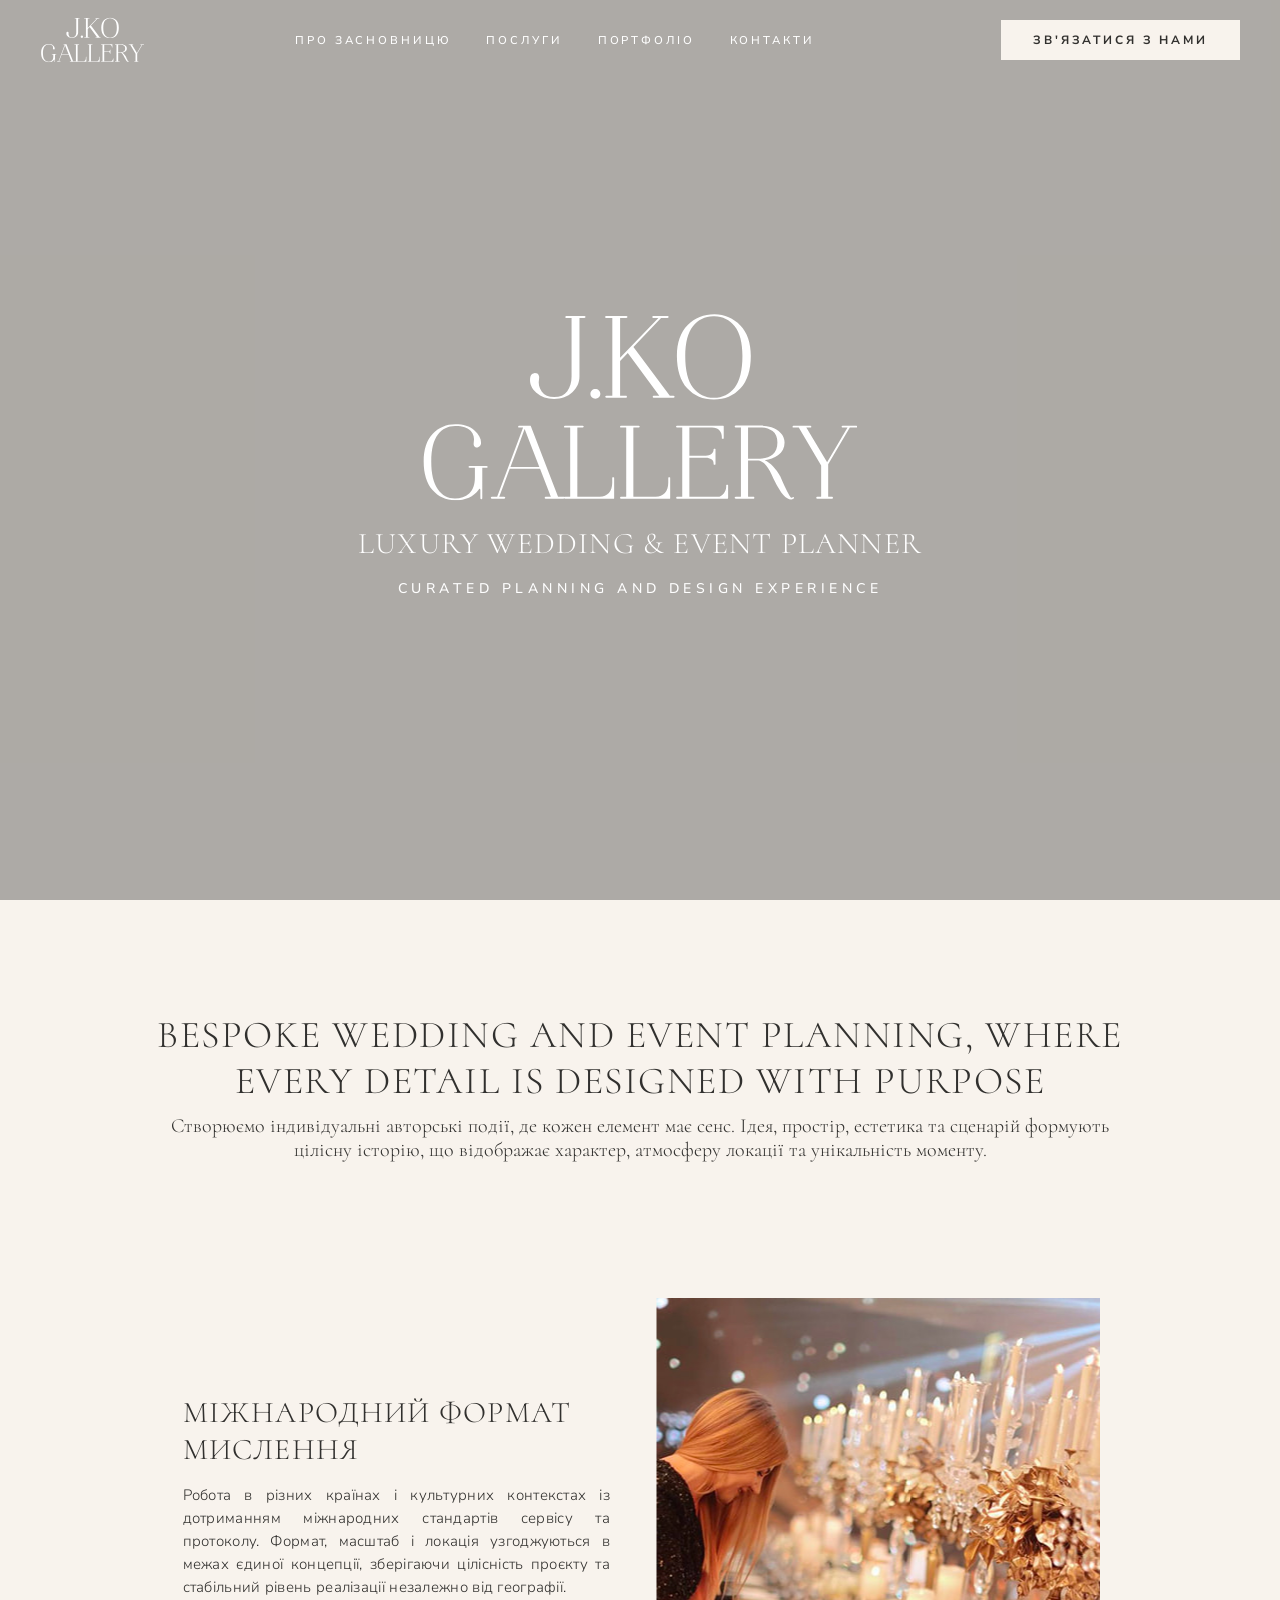
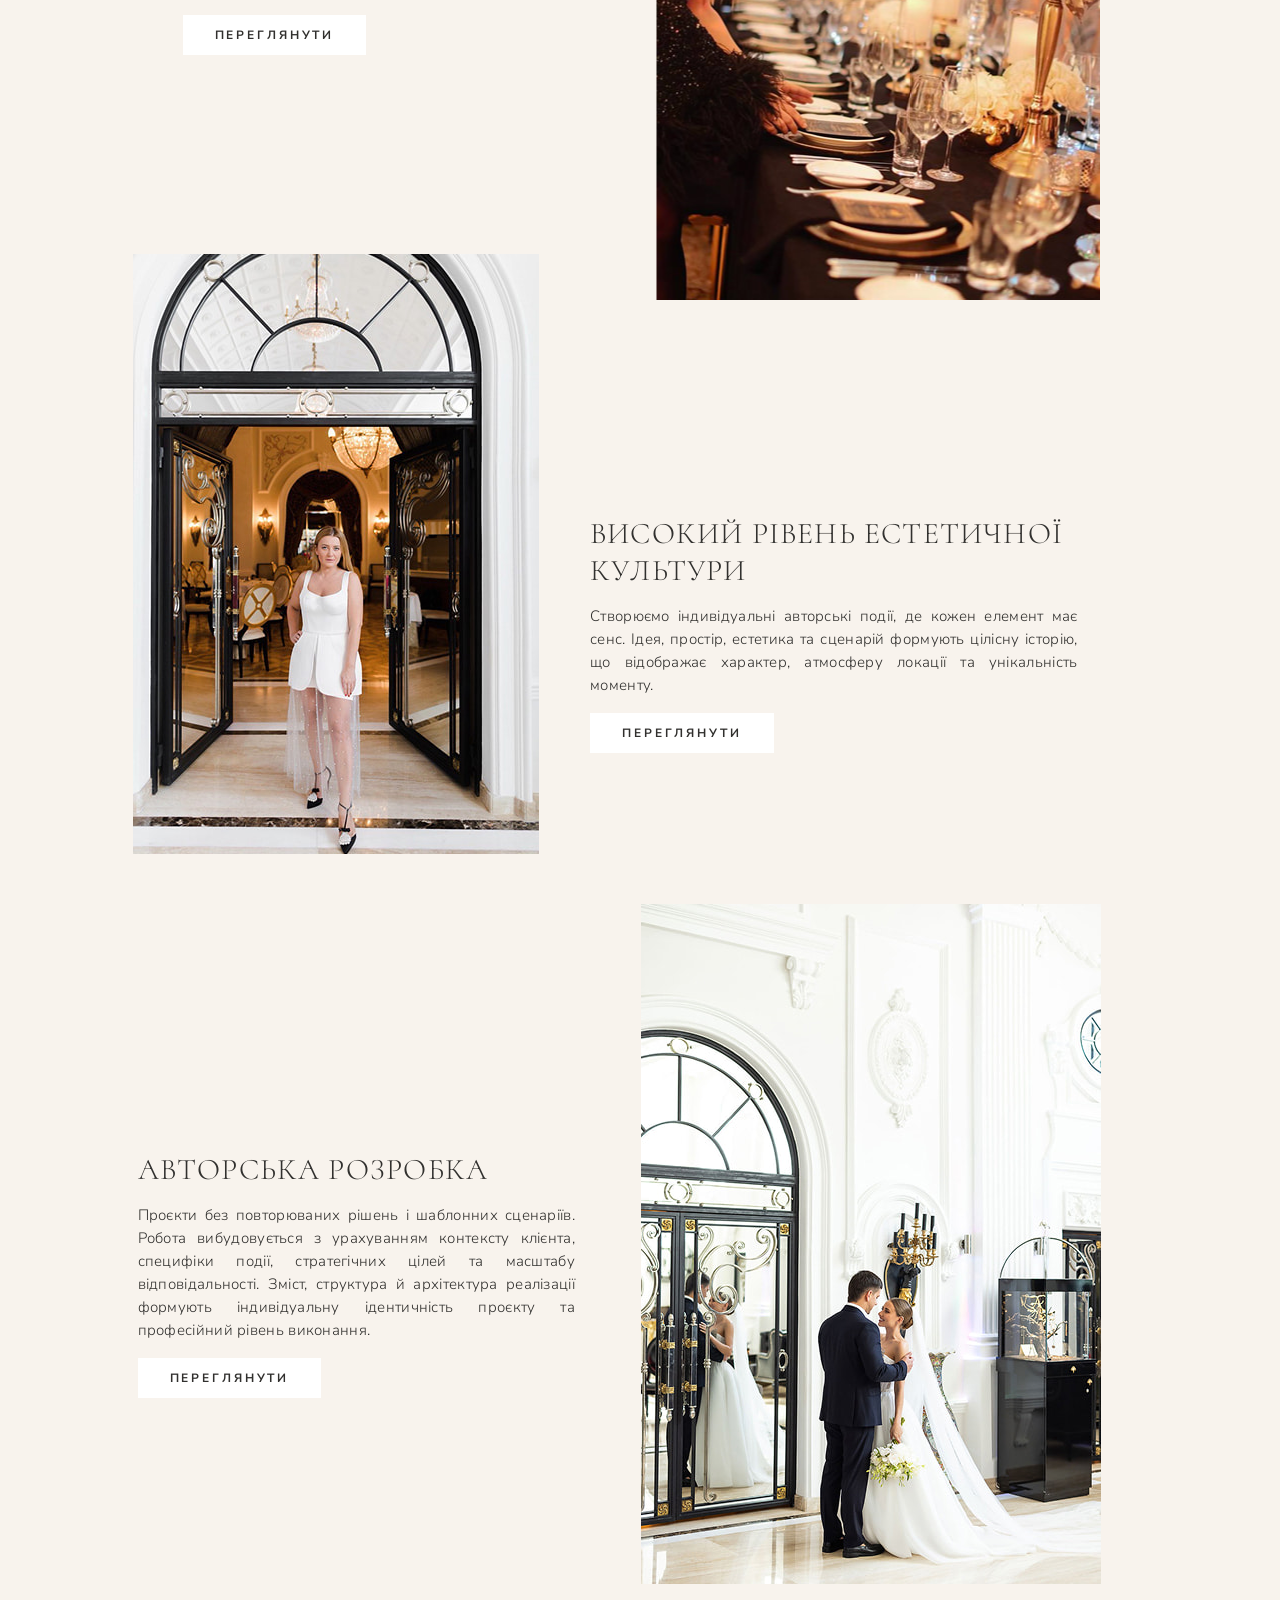
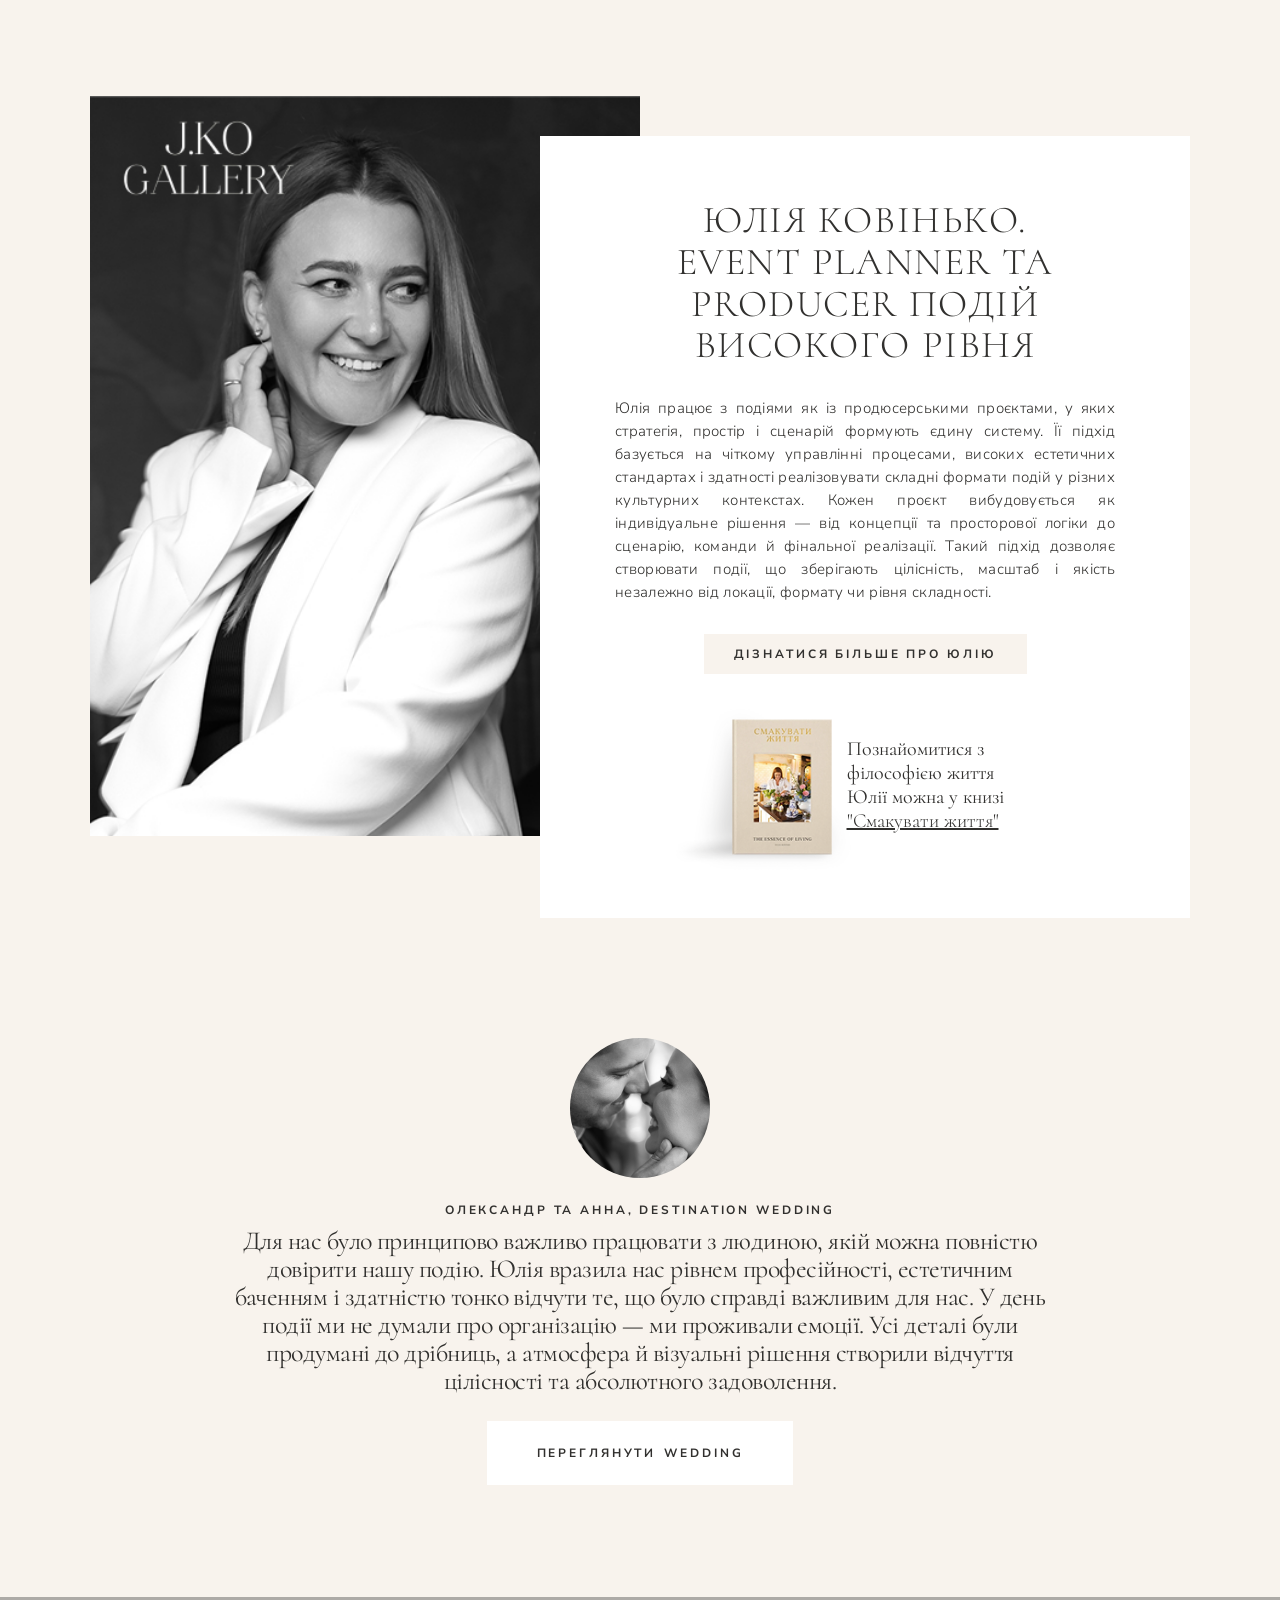
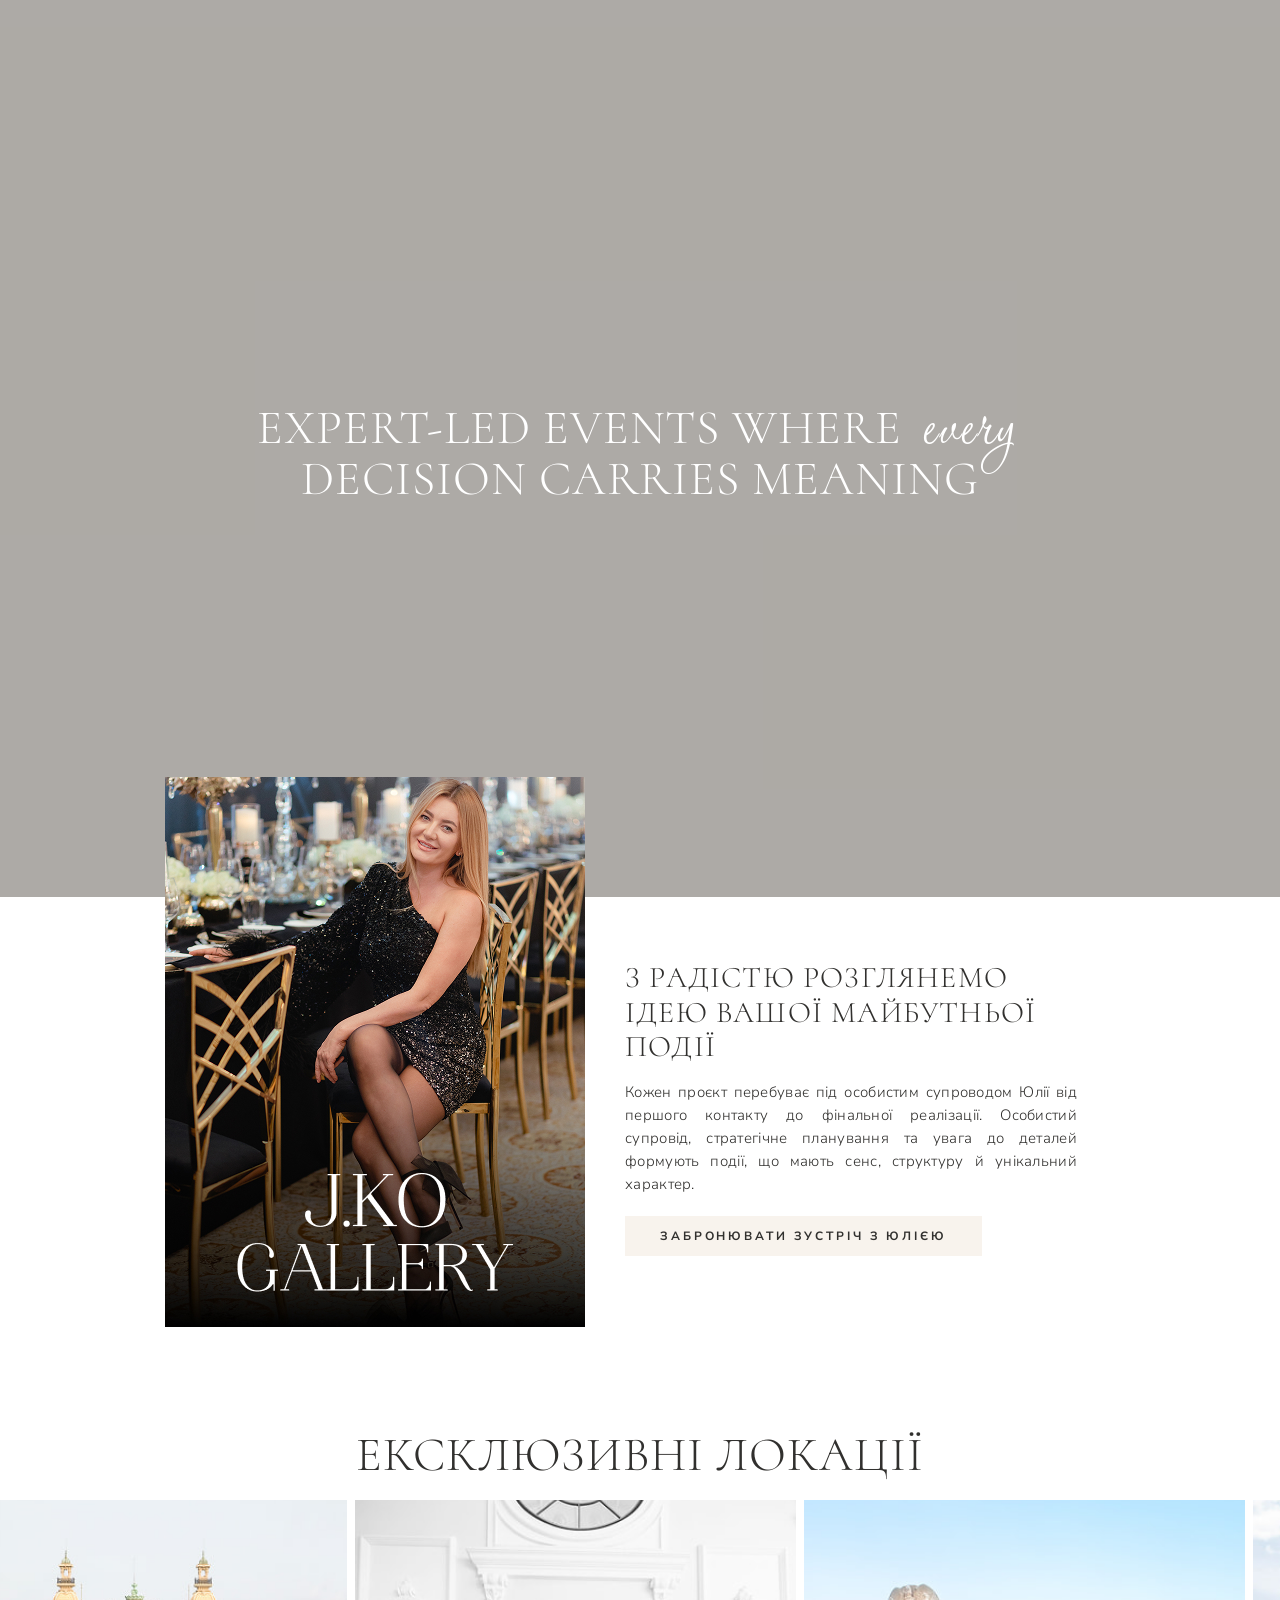
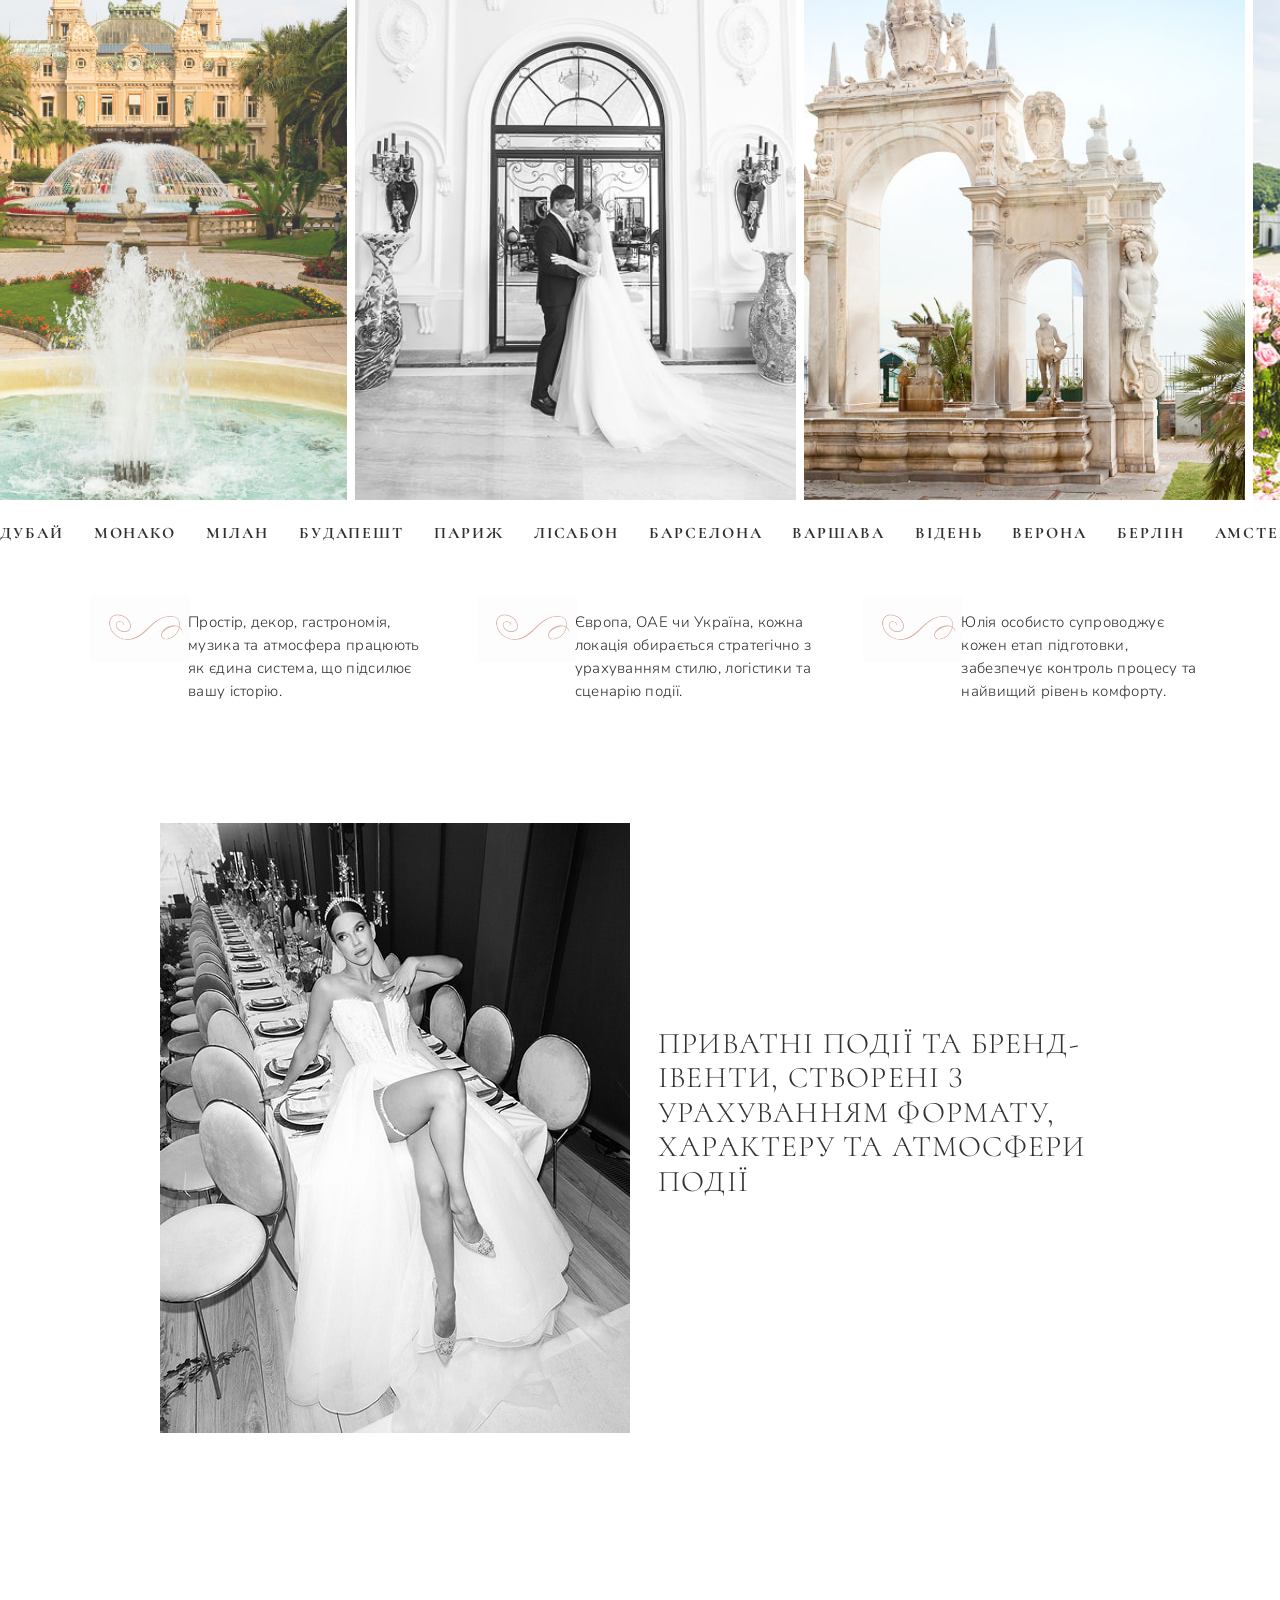
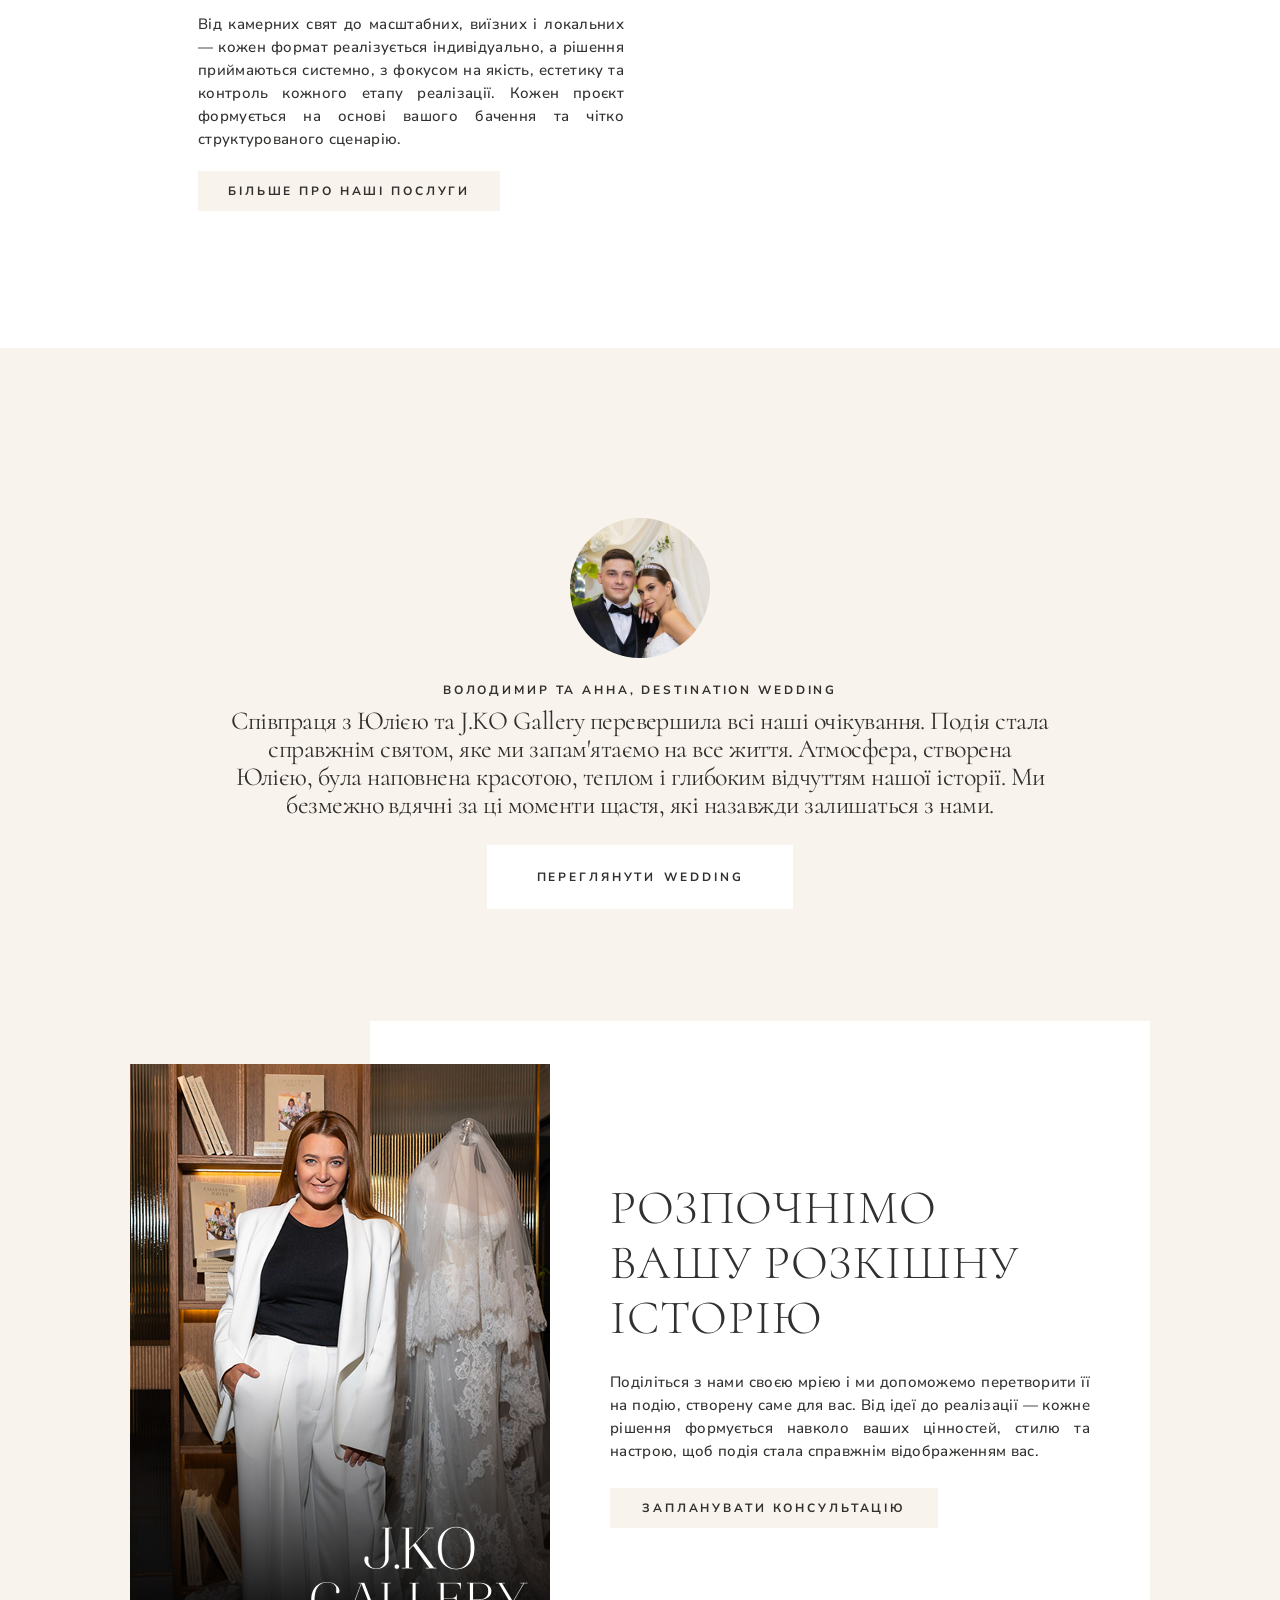
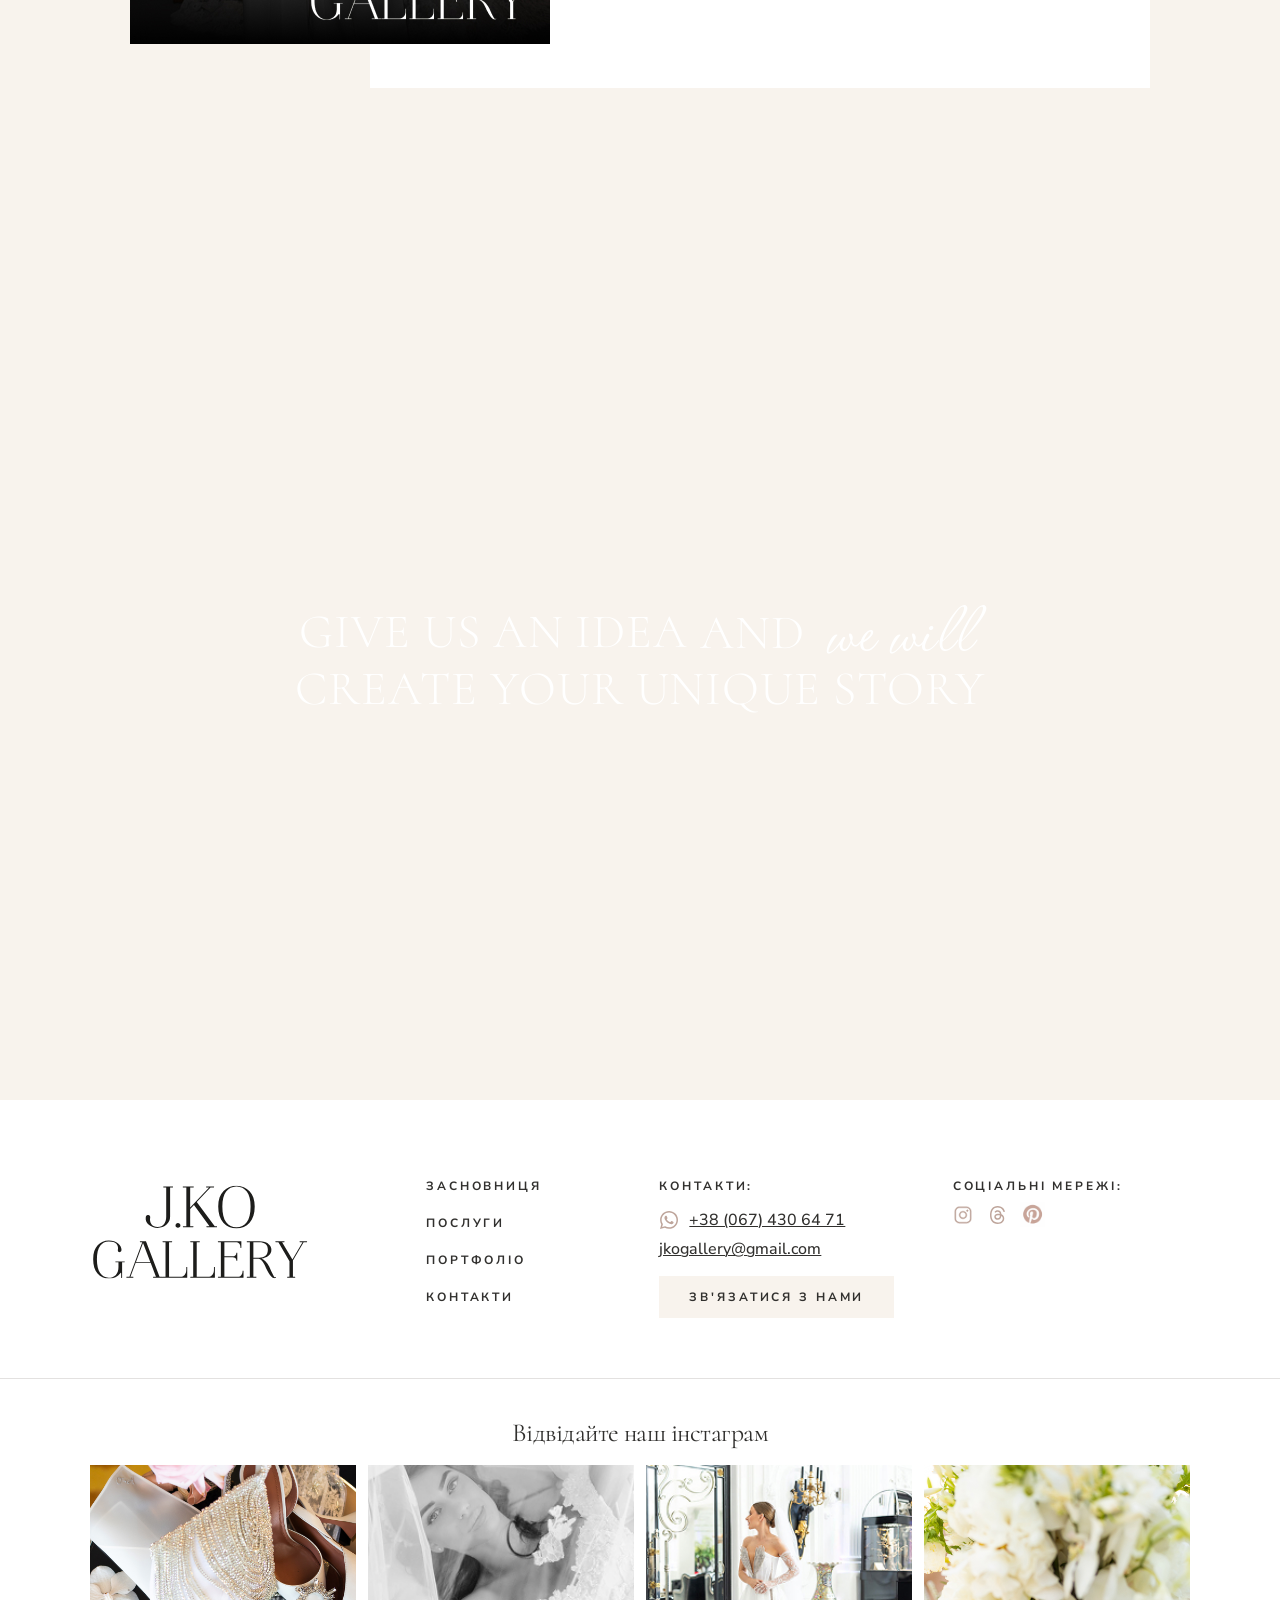
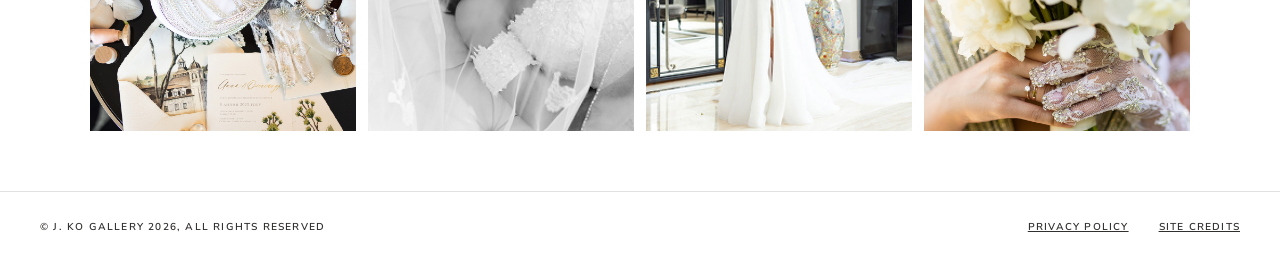
<file: index.html>
<!DOCTYPE html>
<html lang="uk">
<head>
    <meta charset="UTF-8">
    <meta name="viewport" content="width=device-width, initial-scale=1.0">
    <title>J.KO GALLERY - Luxury Wedding & Event Planner</title>
    <link rel="preconnect" href="https://fonts.googleapis.com">
    <link rel="preconnect" href="https://fonts.gstatic.com" crossorigin>
    <link href="https://fonts.googleapis.com/css2?family=Playfair+Display:wght@300;400&family=Dancing+Script:wght@400;500&family=Montserrat:wght@200;300;400&family=Bodoni+Moda:opsz,wght@6..96,400;6..96,500;6..96,600;6..96,700&family=Nunito+Sans:wght@500;700&family=Cormorant:wght@400;500&family=Corinthia:wght@400&display=swap" rel="stylesheet">
    <link rel="stylesheet" href="style.css">
    <link href="https://fonts.googleapis.com/css2?family=Corinthia:wght@300;400;500;700&display=swap" rel="stylesheet">
    <link href="https://fonts.googleapis.com/css2?family=Cormorant:wght@300;400;500;600;700&display=swap" rel="stylesheet">
    <script src="translations.js"></script>
</head>
<style>
    @import url('https://fonts.googleapis.com/css2?family=Corinthia:wght@300;400;500;700&display=swap');
</style>
<body>
    <!-- Mobile Menu Button -->
    <button class="mobile-menu-btn" id="mobileMenuBtn">
        <img src="src/img/ic_menu.svg" alt="Menu" class="mobile-menu-icon">
    </button>

    <!-- Mobile Menu -->
    <div class="mobile-menu" id="mobileMenu">
        <button class="mobile-menu-close" id="mobileMenuClose">
            <img src="src/img/ic_cross.svg" alt="Close" class="mobile-menu-close-icon">
        </button>
        <div class="mobile-menu-content">
            <div class="mobile-brand">
                <img src="src/img/for dev/icons and logo/logo-white.svg" alt="J.KO GALLERY" class="mobile-brand-logo">
            </div>
            <nav class="mobile-nav">
                <a href="index.html" class="mobile-nav-link" data-translate="navHome">ГОЛОВНА</a>
                <a href="about.html" class="mobile-nav-link" data-translate="navAbout">ПРО ЗАСНОВНИЦЮ</a>
                <a href="services.html" class="mobile-nav-link" data-translate="navServices">ПОСЛУГИ</a>
                <a href="portfolio.html" class="mobile-nav-link" data-translate="navPortfolio">ПОРТФОЛІО</a>
                <a href="contact.html" class="mobile-nav-link" data-translate="navContacts">КОНТАКТИ</a>
            </nav>
            <a href="contact.html" class="mobile-contact-btn" data-translate="contactBtn">ЗВ'ЯЗАТИСЯ З НАМИ</a>
            <a href="https://www.instagram.com/jko_gallery/" class="mobile-instagram" target="_blank" rel="noopener noreferrer">
                <img src="src/img/for dev/icons and logo/instagram.svg" alt="Instagram" class="instagram-icon">
                <span>Instagram</span>
            </a>
        </div>
    </div>

    <!-- Header -->
    <header class="header">
        <div class="header-left">
            <div class="profile-section">
                <a href="#" class="profile-image">
                    <img src="src/img/for dev/icons and logo/logo-white.svg" alt="Profile">
                </a>
            </div>
        </div>

        <nav class="header-nav">
            <a href="about.html" class="nav-link" data-translate="navAbout">ПРО ЗАСНОВНИЦЮ</a>
            <a href="services.html" class="nav-link" data-translate="navServices">ПОСЛУГИ</a>
            <a href="portfolio.html" class="nav-link" data-translate="navPortfolio">ПОРТФОЛІО</a>
            <a href="contact.html" class="nav-link" data-translate="navContacts">КОНТАКТИ</a>
        </nav>

        <div class="header-right">
            <div class="languages">
                <span class="lang" data-lang="ua">UA</span>
                <span class="lang" data-lang="ru">RU</span>
                <span class="lang" data-lang="en">EN</span>
            </div>
            <a href="contact.html" class="contact-btn" data-translate="contactBtn">ЗВ'ЯЗАТИСЯ З НАМИ</a>
        </div>
    </header>

    <!-- Hero Section -->
    <div class="hero">
        <video class="hero-video" autoplay muted loop playsinline>
            <source src="src/img/video/home-1.mp4" type="video/mp4">
            Ваш браузер не підтримує відео.
        </video>
        <div class="hero-content">
            <div class="brand-text">
                <img src="src/img/for dev/icons and logo/logo-white.svg" alt="J.KO GALLERY" class="brand-logo">
                <div class="brand-tagline">LUXURY WEDDING & EVENT PLANNER</div>
                <div class="brand-subtitle">CURATED PLANNING AND DESIGN EXPERIENCE</div>
            </div>
        </div>
    </div>

    <!-- Intro Section -->
    <section class="intro-section">
        <div class="intro-content">
            <h2 class="intro-title" data-translate="introTitle">BESPOKE WEDDING AND EVENT PLANNING, WHERE EVERY DETAIL IS DESIGNED WITH PURPOSE</h2>
            <p class="intro-text" data-translate="introText">Створюємо індивідуальні авторські події, де кожен елемент має сенс. Ідея, простір, естетика та сценарій формують цілісну <br> історію, що відображає характер, атмосферу локації та унікальність моменту.</p>
        </div>
    </section>

    <!-- Combined Section -->
    <section class="combined-section">
        <!-- Feature Block -->
        <div class="feature-content">
            <div class="feature-text">
                <h3 class="feature-title" data-translate="featureTitle">МІЖНАРОДНИЙ ФОРМАТ МИСЛЕННЯ</h3>
                <p class="feature-description" data-translate="featureDescription">Робота в різних країнах і культурних контекстах із дотриманням міжнародних стандартів сервісу та протоколу. Формат, масштаб і локація узгоджуються в межах єдиної концепції, зберігаючи цілісність проєкту та стабільний рівень реалізації незалежно від географії.</p>
                <button class="feature-btn" data-translate="viewMore">ПЕРЕГЛЯНУТИ</button>
            </div>
            <div class="feature-image">
                <div class="feature-image-slides">
                    <img class="feature-image-slide active" src="src/img/for dev/1.jpg" alt="Event Planning">
                    <img class="feature-image-slide" src="src/img/for dev/1/Rectangle 7.jpg" alt="Event Planning">
                    <img class="feature-image-slide" src="src/img/for dev/1/Rectangle 6.jpg" alt="Event Planning">
                    <img class="feature-image-slide" src="src/img/for dev/1/Rectangle 5.jpg" alt="Event Planning">
                    <img class="feature-image-slide" src="src/img/for dev/1/Rectangle 8.jpg" alt="Event Planning">
                    <img class="feature-image-slide" src="src/img/for dev/1/Rectangle 9.jpg" alt="Event Planning">
                    <img class="feature-image-slide" src="src/img/for dev/1/Rectangle 10.jpg" alt="Event Planning">
                </div>
            </div>
        </div>

        <!-- Grid Block -->
        <div class="grid-container">
            <div class="grid-item grid-image">
                <img src="src/img/for dev/2.jpg" alt="Bride">
            </div>
            <div class="grid-item grid-text">
                <h3 class="grid-title" data-translate="gridTitle1">ВИСОКИЙ РІВЕНЬ ЕСТЕТИЧНОЇ КУЛЬТУРИ</h3>
                <p class="grid-description" data-translate="gridDescription1">Створюємо індивідуальні авторські події, де кожен елемент має сенс. Ідея, простір, естетика та сценарій формують цілісну історію, що відображає характер, атмосферу локації та унікальність моменту.</p>
                <button class="grid-btn" data-translate="viewMore">ПЕРЕГЛЯНУТИ</button>
            </div>
            <div class="grid-item grid-text1">
                <h3 class="grid-title" data-translate="gridTitle2">АВТОРСЬКА РОЗРОБКА</h3>
                <p class="grid-description" data-translate="gridDescription2">Проєкти без повторюваних рішень і шаблонних сценаріїв. Робота вибудовується з урахуванням контексту клієнта, специфіки події, стратегічних цілей та масштабу відповідальності. Зміст, структура й архітектура реалізації формують індивідуальну ідентичність проєкту та професійний рівень виконання.</p>
                <button class="grid-btn" data-translate="viewMore">ПЕРЕГЛЯНУТИ</button>
            </div>
            <div class="grid-item grid-image">
                <img src="src/img/for dev/3.jpg" alt="Bride and Groom">
            </div>
        </div>
    </section>

    <!-- About Section -->
    <section id="about" class="about-section">
        <div class="about-content">
            <div class="about-image-wrapper">
                <div class="about-logo-overlay">
                    <img src="src/img/for dev/icons and logo/logo-white.svg" alt="J.KO GALLERY" class="about-logo">
                </div>
                <div class="about-main-image">
                    <div class="about-main-image-default">
                        <img src="src/img/for dev/yk1.jpg" alt="Yulia Kovinko">
                    </div>
                    <div class="about-main-image-tablet">
                        <img src="src/img/for dev/photo.jpg" alt="Yulia Kovinko">
                    </div>
                </div>
            </div>
            <div class="about-text-wrapper">
                <div class="about-text-content">
                    <h2 class="about-title">
                        ЮЛІЯ КОВІНЬКО.<br>
                        EVENT PLANNER TA<br>
                        PRODUCER ПОДІЙ<br>
                        ВИСОКОГО РІВНЯ
                    </h2>
                    <p class="about-description" data-translate="aboutDescription">
                        Юлія працює з подіями як із продюсерськими проєктами, у яких стратегія, простір і сценарій формують єдину систему. Її підхід базується на чіткому управлінні процесами, високих естетичних стандартах і здатності реалізовувати складні формати подій у різних культурних контекстах. Кожен проєкт вибудовується як індивідуальне рішення — від концепції та просторової логіки до сценарію, команди й фінальної реалізації. Такий підхід дозволяє створювати події, що зберігають цілісність, масштаб і якість незалежно від локації, формату чи рівня складності.
                    </p>
                    <a href="about.html" class="about-btn" data-translate="learnMore">ДІЗНАТИСЯ БІЛЬШЕ ПРО ЮЛІЮ</a>
                    <div class="book-section">
                        <div class="book-image">
                            <img src="src/img/for dev/book.png" alt="Смакувати життя">
                        </div>
                        <div class="book-text">
                            <p data-translate="bookText1">Познайомитися з</p>
                            <p data-translate="bookText2">філософією життя </p>
                            <p data-translate="bookText3">Юлії можна у книзі</p>
                            <a href="https://www.instagram.com/juliakovinko/" target="_blank" rel="noopener noreferrer" class="book-title" data-translate="bookTitle">"Смакувати життя"</a>
                        </div>
                    </div>
                </div>
            </div>
        </div>
    </section>

    <!-- Testimonials Section -->
    <section class="testimonials-section1">
        <div class="testimonial-content">
            <div class="testimonial-photo">
                <img src="src/img/for dev/testim.png" alt="Mark & Sofia">
            </div>
            <h3 class="testimonial-names" data-translate="testimonial1Names">ОЛЕКСАНДР ТА АННА, DESTINATION WEDDING
            </h3>
            <p class="testimonial-text" data-translate="testimonial1Text">
                Для нас було принципово важливо працювати з людиною, якій можна повністю довірити нашу подію. Юлія вразила нас рівнем професійності, естетичним баченням і здатністю тонко відчути те, що було справді важливим для нас. У день події ми не думали про організацію — ми проживали емоції. Усі деталі були продумані до дрібниць, а атмосфера й візуальні рішення створили відчуття цілісності та абсолютного задоволення.
            </p>
            <button class="testimonial-btn" onclick="window.location.href='portfolio-oleksandr-anna.html'"><span data-translate="viewMore">ПЕРЕГЛЯНУТИ</span> WEDDING</button>
        </div>
    </section>

    <!-- CTA Section -->
    <section class="cta-section">
        <div class="cta-header">
            <video class="cta-header-video" autoplay muted loop playsinline>
                <source src="src/img/video/home-2.mp4" type="video/mp4">
            </video>
            <h2 class="cta-slogan">
                <span class="cta-line1" data-translate="ctaSlogan1">EXPERT-LED EVENTS WHERE <span class="cta-script" data-translate="ctaSloganScript">every</span></span><br>
                <span class="cta-line2" data-translate="ctaSlogan2">DECISION CARRIES MEANING</span>
            </h2>
        </div>
        <div class="cta-content">
            <div class="cta-image-wrapper">
                
                <div class="cta-image">
                    <img src="src/img/for dev/yk2.jpg" alt="Yulia">
                </div>
            </div>
            <div class="cta-text-wrapper">
                <h3 class="cta-title" data-translate="ctaTitle">З РАДІСТЮ РОЗГЛЯНЕМО ІДЕЮ ВАШОЇ МАЙБУТНЬОЇ ПОДІЇ</h3>
                <p class="cta-description" data-translate="ctaDescription">
                    Кожен проєкт перебуває під особистим супроводом Юлії від першого контакту до фінальної реалізації. Особистий супровід, стратегічне планування та увага до деталей формують події, що мають сенс, структуру й унікальний характер.
                </p>
                <button class="cta-btn" data-translate="bookMeeting" onclick="window.location.href='contact.html'">ЗАБРОНЮВАТИ ЗУСТРІЧ З ЮЛІЄЮ</button>
            </div>
        </div>
    </section>

    <!-- Locations Section -->
    <section id="portfolio" class="locations-section">
        <h2 class="locations-title" data-translate="locationsTitle">ЕКСКЛЮЗИВНІ ЛОКАЦІЇ</h2>
        
        <div class="locations-gallery">
            <div class="locations-gallery-container">
                <div class="location-item">
                    <img src="src/img/for dev/locatioons/l1.jpg" alt="Dubai">
                </div>
                <div class="location-item">
                    <img src="src/img/for dev/locatioons/l2.jpg" alt="Monaco">
                </div>
                <div class="location-item">
                    <img src="src/img/for dev/locatioons/l3.jpg" alt="Milan">
                </div>
                <div class="location-item">
                    <img src="src/img/for dev/locatioons/l4.jpg" alt="Budapest">
                </div>
                <div class="location-item">
                    <img src="src/img/for dev/locatioons/l5.jpg" alt="Paris">
                </div>
                <div class="location-item">
                    <img src="src/img/for dev/locatioons/l6.jpg" alt="Lisbon">
                </div>
                <div class="location-item">
                    <img src="src/img/for dev/locatioons/l7.jpg" alt="Barcelona">
                </div>
                <div class="location-item">
                    <img src="src/img/for dev/locatioons/l8.jpg" alt="Warsaw">
                </div>
            </div>
        </div>

        <div class="locations-cities">
            <div class="locations-cities-container">
                <span class="city-name">ДУБАЙ</span>
                <span class="city-name">МОНАКО</span>
                <span class="city-name">МІЛАН</span>
                <span class="city-name">БУДАПЕШТ</span>
                <span class="city-name">ПАРИЖ</span>
                <span class="city-name">ЛІСАБОН</span>
                <span class="city-name">БАРСЕЛОНА</span>
                <span class="city-name">ВАРШАВА</span>
                <span class="city-name">ВІДЕНЬ</span>
                <span class="city-name">ВЕРОНА</span>
                <span class="city-name">БЕРЛІН</span>
                <span class="city-name">АМСТЕРДАМ</span>
                <span class="city-name">ПРАГА</span>
                <span class="city-name">РИМ</span>
                <span class="city-name">КИЇВ</span>
                <span class="city-name">ДУБАЙ</span>
                <span class="city-name">МОНАКО</span>
                <span class="city-name">МІЛАН</span>
                <span class="city-name">БУДАПЕШТ</span>
                <span class="city-name">ПАРИЖ</span>
                <span class="city-name">ЛІСАБОН</span>
                <span class="city-name">БАРСЕЛОНА</span>
                <span class="city-name">ВАРШАВА</span>
                <span class="city-name">ВІДЕНЬ</span>
                <span class="city-name">ВЕРОНА</span>
                <span class="city-name">БЕРЛІН</span>
                <span class="city-name">АМСТЕРДАМ</span>
                <span class="city-name">ПРАГА</span>
                <span class="city-name">РИМ</span>
                <span class="city-name">КИЇВ</span>
            </div>
        </div>

        <div class="locations-text-blocks">
            <div class="location-text-block">
                <div class="decorative-image">
                    <img src="src/img/for dev/icon.png" alt="Decorative">
                </div>
                <p data-translate="locationText1">Простір, декор, гастрономія, музика та атмосфера працюють як єдина система, що підсилює вашу історію.</p>
            </div>
            <div class="location-text-block">
                <div class="decorative-image">
                    <img src="src/img/for dev/icon.png" alt="Decorative">
                </div>
                <p data-translate="locationText2">Європа, ОАЕ чи Україна, кожна локація обирається стратегічно з урахуванням стилю, логістики та сценарію події.</p>
            </div>
            <div class="location-text-block">
                <div class="decorative-image">
                    <img src="src/img/for dev/icon.png" alt="Decorative">
                </div>
                <p data-translate="locationText3">Юлія особисто супроводжує кожен етап підготовки, забезпечує контроль процесу та найвищий рівень комфорту.</p>
            </div>
        </div>
    </section>

    <!-- Services Section -->
    <section id="services" class="services-section">
        <div class="services-content">
            <div class="services-left">
                <div class="image-mask">
                    <div class="services-main-slides">
                        <img class="services-main-slide active" src="src/img/for dev/Rectangle 44.png" alt="Private Events">
                        <img class="services-main-slide" src="src/img/for dev/Rectangle 21.jpg" alt="Private Events">
                        <img class="services-main-slide" src="src/img/for dev/Rectangle 18.jpg" alt="Private Events">
                        <img class="services-main-slide" src="src/img/for dev/Rectangle 20.jpg" alt="Private Events">
                        <img class="services-main-slide" src="src/img/for dev/Rectangle 22.jpg" alt="Private Events">
                        <img class="services-main-slide" src="src/img/for dev/Rectangle 19.jpg" alt="Private Events">
                        <img class="services-main-slide" src="src/img/for dev/Rectangle 4.jpg" alt="Private Events">
                    </div>
                </div>
                <div class="services-text-block">
                    <p class="services-description" data-translate="servicesDescription">
                        Від камерних свят до масштабних, виїзних і локальних — кожен формат реалізується індивідуально, а рішення приймаються системно, з фокусом на якість, естетику та контроль кожного етапу реалізації. Кожен проєкт формується на основі вашого бачення та чітко структурованого сценарію.
                    </p>
                    <button class="services-btn" data-translate="moreServices" onclick="window.location.href='services.html'">БІЛЬШЕ ПРО НАШІ ПОСЛУГИ</button>
                </div>
            </div>
            <div class="services-right">
                <h2 class="services-title" data-translate="servicesTitle">ПРИВАТНІ ПОДІЇ ТА БРЕНД- <br>ІВЕНТИ, СТВОРЕНІ З УРАХУВАННЯМ ФОРМАТУ, ХАРАКТЕРУ ТА АТМОСФЕРИ ПОДІЇ</h2>
                <div class="services-small-image">
                    <video class="services-small-video" autoplay muted loop playsinline preload="metadata" webkit-playsinline>
                        <source src="src/img/video/home-02-2.mp4" type="video/mp4">
                    </video>
                    <img class="services-small-photo" src="src/img/for dev/4.jpg" alt="Wedding">
                </div>
            </div>
        </div>
    </section>

    <!-- Testimonials Section 2 -->
    <section class="testimonials-section">
        <div class="testimonial-content">
            <div class="testimonial-photo">
                <img src="src/img/for dev/couple2.png" alt="Vladimir & Anna">
            </div>
            <h3 class="testimonial-names" data-translate="testimonial2Names">VLADIMIR & ANNA, DESTINATION WEDDING</h3>
            <p class="testimonial-text" data-translate="testimonial2Text">
                Співпраця з Юлією та J.KO Gallery перевершила всі наші очікування. Подія стала справжнім святом, яке ми запам'ятаємо на все життя. Атмосфера, створена Юлією, була наповнена красотою, теплом і глибоким відчуттям нашої історії. Ми безмежно вдячні за ці моменти щастя, які назавжди залишаться з нами.
            </p>
            <button class="testimonial-btn" onclick="window.location.href='portfolio-volodymyr-anna.html'"><span data-translate="viewMore">ПЕРЕГЛЯНУТИ</span> WEDDING</button>
        </div>
    </section>

    <!-- Consultation Section -->
    <section id="contacts" class="consultation-section">
        <div class="consultation-content">
            <div class="consultation-image">
                <img src="src/img/for dev/yk3.jpg" alt="Consultation">
            </div>
            <div class="consultation-text-block">
                <h2 class="consultation-title" data-translate-html="consultationTitle">РОЗПОЧНІМО ВАШУ РОЗКІШНУ ІСТОРІЮ</h2>
                <p class="consultation-description" data-translate="consultationDescription">Поділіться з нами своєю мрією і ми допоможемо перетворити її на подію, створену саме для вас. Від ідеї до реалізації — кожне рішення формується навколо ваших цінностей, стилю та настрою, щоб подія стала справжнім відображенням вас.</p>
                <button class="consultation-btn" data-translate="planConsultation" onclick="window.location.href='contact.html'">ЗАПЛАНУВАТИ КОНСУЛЬТАЦІЮ</button>
            </div>
        </div>
    </section>

    <!-- Hero CTA Section -->
    <section class="hero-cta-section">
        <div class="hero-cta-video">
            <video autoplay muted loop playsinline>
                <source src="src/img/video/home-3.mp4" type="video/mp4">
            </video>
        </div>
        <div class="hero-cta-text">
            <h2 class="hero-cta-title">
                <span class="hero-cta-row">
                    GIVE US AN IDEA
                </span>
        
                <span class="hero-cta-row">
                    AND <span class="hero-cta-script">we will</span> CREATE
                </span>
        
                <span class="hero-cta-row">
                     YOUR UNIQUE STORY
                </span>
            </h2>
        </div>
    </section>

    <script>
        // Feature image slideshow: зміна фото кожні 4 сек з плавною появою (тільки коли блок видимий)
        (function() {
            const slides = document.querySelectorAll('.feature-image-slide');
            if (slides.length === 0) return;
            
            const slidesContainer = document.querySelector('.feature-image-slides');
            if (!slidesContainer) return;
            
            let current = 0;
            let slideInterval = null;
            
            const startSlideshow = function() {
                if (slideInterval) return; // Вже запущено
                slideInterval = setInterval(function() {
                    slides[current].classList.remove('active');
                    current = (current + 1) % slides.length;
                    slides[current].classList.add('active');
                }, 4000);
            };
            
            const stopSlideshow = function() {
                if (slideInterval) {
                    clearInterval(slideInterval);
                    slideInterval = null;
                }
            };
            
            // Використовуємо Intersection Observer для визначення видимості
            const observer = new IntersectionObserver(function(entries) {
                entries.forEach(function(entry) {
                    if (entry.isIntersecting) {
                        startSlideshow();
                    } else {
                        stopSlideshow();
                    }
                });
            }, {
                threshold: 0.1 // Запускається коли 10% елемента видимо
            });
            
            observer.observe(slidesContainer);
        })();

        // Services main image: те саме — почергова зміна з швидким ефектом появи
        (function() {
            const slides = document.querySelectorAll('.services-main-slide');
            if (slides.length === 0) return;
            let current = 0;
            setInterval(function() {
                slides[current].classList.remove('active');
                current = (current + 1) % slides.length;
                slides[current].classList.add('active');
            }, 4000);
        })();

        // Mobile menu toggle
        const mobileMenuBtn = document.getElementById('mobileMenuBtn');
        const mobileMenu = document.getElementById('mobileMenu');
        const mobileMenuClose = document.getElementById('mobileMenuClose');

        mobileMenuBtn.addEventListener('click', () => {
            mobileMenu.classList.add('active');
            document.body.style.overflow = 'hidden';
        });

        mobileMenuClose.addEventListener('click', () => {
            mobileMenu.classList.remove('active');
            document.body.style.overflow = '';
        });

        // Close menu when clicking on a link
        const mobileNavLinks = document.querySelectorAll('.mobile-nav-link');
        mobileNavLinks.forEach(link => {
            link.addEventListener('click', () => {
                mobileMenu.classList.remove('active');
                document.body.style.overflow = '';
            });
        });

        // Hide header on scroll, show only at the top
        const header = document.querySelector('.header');
        
        window.addEventListener('scroll', () => {
            const currentScroll = window.pageYOffset;
            
            if (currentScroll === 0) {
                // At the top, show header
                header.classList.remove('hidden');
            } else {
                // Anywhere else, hide header
                header.classList.add('hidden');
            }
        });

        // Бургер у hero — білий, після hero — темний (тільки на мобільній/планшетній версії)
        (function() {
            const mobileMenuBtn = document.getElementById('mobileMenuBtn');
            const mobileMenuIcon = document.querySelector('.mobile-menu-icon');
            
            if (!mobileMenuBtn || !mobileMenuIcon) return;
            
            function updateMenuIcon() {
                // Тільки на мобільній та планшетній версії
                if (window.innerWidth > 1130) {
                    mobileMenuBtn.classList.remove('on-hero');
                    return;
                }
                
                const scrollY = window.pageYOffset || window.scrollY;
                const menuBtnBottom = mobileMenuBtn.getBoundingClientRect().bottom + scrollY;
                const hero = document.querySelector('.hero');
                const heroBottom = hero ? (hero.offsetTop + hero.offsetHeight) : 0;

                // Той самий SVG-файл: у hero робимо білим через CSS, нижче лишається темним
                const isOverHero = hero && menuBtnBottom <= heroBottom;
                mobileMenuBtn.classList.toggle('on-hero', Boolean(isOverHero));
                mobileMenuIcon.src = 'src/img/ic_menu.svg';
            }
            
            // Викликаємо при скролі та при завантаженні
            let ticking = false;
            function onScroll() {
                if (!ticking) {
                    window.requestAnimationFrame(() => {
                        updateMenuIcon();
                        ticking = false;
                    });
                    ticking = true;
                }
            }
            
            window.addEventListener('scroll', onScroll, { passive: true });
            window.addEventListener('resize', updateMenuIcon);
            updateMenuIcon(); // Початкова перевірка
        })();

        // Галерея локацій: свайп/тягнення + безкінечний автоскрол по колу
        const locationsGallery = document.querySelector('.locations-gallery');
        
        function enableDragScroll(element) {
            let isDown = false;
            let startX;
            let scrollLeft;
            let notifyDragChange = null; // опціональний колбек, щоб паузити автоскрол під час драгу

            function getX(e) {
                return e.touches ? e.touches[0].clientX : e.pageX;
            }

            function move(e) {
                if (!isDown) return;
                e.preventDefault();
                const x = getX(e);
                const walk = x - startX;
                element.scrollLeft = scrollLeft - walk;
            }

            element.addEventListener('mousedown', (e) => {
                isDown = true;
                element.style.cursor = 'grabbing';
                element.style.userSelect = 'none';
                startX = e.pageX;
                scrollLeft = element.scrollLeft;
                if (typeof notifyDragChange === 'function') notifyDragChange(true);
            });

            element.addEventListener('touchstart', (e) => {
                isDown = true;
                startX = getX(e);
                scrollLeft = element.scrollLeft;
                if (typeof notifyDragChange === 'function') notifyDragChange(true);
            }, { passive: true });

            element.addEventListener('mouseleave', () => {
                isDown = false;
                element.style.cursor = 'grab';
                element.style.userSelect = '';
                if (typeof notifyDragChange === 'function') notifyDragChange(false);
            });

            element.addEventListener('mouseup', () => {
                isDown = false;
                element.style.cursor = 'grab';
                element.style.userSelect = '';
                if (typeof notifyDragChange === 'function') notifyDragChange(false);
            });

            element.addEventListener('touchend', () => {
                isDown = false;
                if (typeof notifyDragChange === 'function') notifyDragChange(false);
            }, { passive: true });

            element.addEventListener('mousemove', move);
            element.addEventListener('touchmove', move, { passive: false });

            element.addEventListener('selectstart', (e) => {
                if (isDown) e.preventDefault();
            });

            // Повертаємо можливість підписатися на зміну стану драгу
            return {
                onDragChange: (cb) => { notifyDragChange = cb; }
            };
        }

        if (locationsGallery) {
            const dragCtrl = enableDragScroll(locationsGallery);

            // Безкінечне гортання: клонуємо картинки і при досягненні краю переміщуємо скрол
            const galleryContainer = locationsGallery.querySelector('.locations-gallery-container');
            const items = galleryContainer.querySelectorAll('.location-item');
            if (items.length > 0) {
                const count = items.length;

                // Вимірюємо базову ширину контенту ДО клонування (включно з gap через scrollWidth)
                const baseWidthBeforeClone = galleryContainer.scrollWidth;

                for (let i = 0; i < count; i++) {
                    galleryContainer.appendChild(items[i].cloneNode(true));
                }

                // Ширина одного циклу та динамічні межі
                let cycleWidth = baseWidthBeforeClone;
                function getWrapBounds() {
                    const totalWidth = galleryContainer.scrollWidth;
                    const viewport = locationsGallery.clientWidth;
                    cycleWidth = totalWidth / 2;
                    const rightBoundary = Math.max(0, totalWidth - viewport);
                    return { rightBoundary, viewport };
                }
                let { rightBoundary } = getWrapBounds();

                let isJumping = false;
                function setInitialScroll() {
                    locationsGallery.scrollLeft = cycleWidth;
                }
                setInitialScroll();
                window.addEventListener('load', () => {
                    ({ rightBoundary } = getWrapBounds());
                    setInitialScroll();
                });

                locationsGallery.addEventListener('scroll', () => {
                    if (isJumping) return;
                    const sl = locationsGallery.scrollLeft;
                    if (sl >= rightBoundary - 1) {
                        isJumping = true;
                        locationsGallery.scrollLeft = Math.max(0, sl - cycleWidth);
                        requestAnimationFrame(() => { isJumping = false; });
                    } else if (sl <= 0) {
                        isJumping = true;
                        locationsGallery.scrollLeft = sl + cycleWidth;
                        requestAnimationFrame(() => { isJumping = false; });
                    }
                }, { passive: true });

                // Автоскрол по колу
                let paused = false;
                let dragging = false;
                let lastTime = null;
                const pxPerSecond = 60; // швидкість автоскролу (пікселів за секунду)

                // Пауза при наведенні миші
                locationsGallery.addEventListener('mouseenter', () => { paused = true; });
                locationsGallery.addEventListener('mouseleave', () => { paused = false; });

                // Пауза під час драгу
                if (dragCtrl && typeof dragCtrl.onDragChange === 'function') {
                    dragCtrl.onDragChange((isDragging) => { dragging = isDragging; });
                }

                function tick(ts) {
                    if (lastTime == null) lastTime = ts;
                    const dt = (ts - lastTime) / 1000; // у секундах
                    lastTime = ts;

                    if (!paused && !dragging) {
                        const delta = pxPerSecond * dt;
                        locationsGallery.scrollLeft += delta;
                        // Дублюючий захист, якщо пропустили подію scroll під час requestAnimationFrame
                        const sl = locationsGallery.scrollLeft;
                        if (sl >= rightBoundary - 1) {
                            locationsGallery.scrollLeft = Math.max(0, sl - cycleWidth);
                        } else if (sl <= 0) {
                            locationsGallery.scrollLeft = sl + cycleWidth;
                        }
                    }
                    requestAnimationFrame(tick);
                }
                requestAnimationFrame(tick);

                // Адаптація при ресайзі: перерахунок cycleWidth і нормалізація позиції
                function recomputeCycle() {
                    // Після клонування загальна ширина ~ 2 * cycleWidth. Перевіримо і оновимо межі.
                    const totalWidth = galleryContainer.scrollWidth;
                    const newCycle = totalWidth / 2;
                    // Коригуємо scrollLeft до еквівалентної позиції в новій шкалі
                    const ratio = locationsGallery.scrollLeft / cycleWidth;
                    cycleWidth = newCycle;
                    ({ rightBoundary } = getWrapBounds());
                    locationsGallery.scrollLeft = Math.max(1, ratio * cycleWidth); // 1 щоб уникнути миттєвого "<=0"
                }
                window.addEventListener('resize', () => {
                    // debounce через rAF
                    requestAnimationFrame(recomputeCycle);
                });
                // Також перерахунок після повного завантаження зображень
                window.addEventListener('load', () => {
                    recomputeCycle();
                    setInitialScroll();
                });
            }
        }

        // locations-cities тепер їде автоматично за рахунок CSS-анімації
    </script>

    <!-- Footer -->
    <footer class="footer">
        <div class="footer-content">
            <div class="footer-logo">
                <a href="#">
                    <img src="src/img/for dev/icons and logo/logo-black.svg" alt="J.KO GALLERY" class="footer-logo-img">
                </a>
            </div>
            <nav class="footer-nav">
                <a href="about.html" class="footer-nav-link" data-translate="footerAbout">ЗАСНОВНИЦЯ</a>
                <a href="services.html" class="footer-nav-link" data-translate="footerServices">ПОСЛУГИ</a>
                <a href="portfolio.html" class="footer-nav-link" data-translate="footerPortfolio">ПОРТФОЛІО</a>
                <a href="contact.html" class="footer-nav-link" data-translate="footerContacts">КОНТАКТИ</a>
            </nav>
            <div class="footer-contacts">
                <h3 class="footer-section-title" data-translate="footerContactsTitle">КОНТАКТИ:</h3>
                <div class="footer-contact">
                    <div class="footer-phone">
                        <img src="src/img/for dev/icons and logo/whatsapp.svg" alt="WhatsApp" class="footer-icon">
                        <a href="tel:+380674306471" class="footer-contact-link">+38 (067) 430 64 71</a>
                    </div>
                    <div class="footer-email">
                        <a href="mailto:jkogallery@gmail.com" class="footer-contact-link">jkogallery@gmail.com</a>
                    </div>
                </div>
                <a href="contact.html" class="footer-btn" data-translate="contactBtn">ЗВ'ЯЗАТИСЯ З НАМИ</a>
            </div>
            <div class="footer-right">
                <h3 class="footer-section-title" data-translate="footerSocialTitle">СОЦІАЛЬНІ МЕРЕЖІ:</h3>
                <div class="footer-social">
                    <a href="https://www.instagram.com/jko_gallery/" class="footer-social-link">
                        <img src="src/img/for dev/icons and logo/instagram.svg" alt="Instagram" class="footer-social-icon">
                    </a>
                    <a href="https://www.threads.com/@juliakovinko?xmt=AQF0-ck61pvXUQDFmIZNkJqVhKGXguqFOk3-LTiBStXwZ5I" class="footer-social-link">
                        <img src="src/img/for dev/icons and logo/threads.svg" alt="Threads" class="footer-social-icon">
                    </a>
                    <a href="#" class="footer-social-link">
                        <img src="src/img/for dev/icons and logo/pinterest.png" alt="Pinteres" class="footer-social-icon footer-social-icon-pinterest">
                    </a>
                </div>
            </div>
        </div>
    </footer>

    <!-- Instagram Section -->
    <section class="instagram-section">
        <div class="instagram-section-content">
            <h2 class="instagram-title" data-translate="instagramTitle">Відвідайте наш інстаграм</h2>
            <div class="instagram-gallery">
                <div class="instagram-item">
                    <img src="src/img/for dev/insta/inst1.jpg" alt="Instagram Photo 1">
                </div>
                <div class="instagram-item">
                    <img src="src/img/for dev/insta/inst2.jpg" alt="Instagram Photo 2">
                </div>
                <div class="instagram-item">
                    <img src="src/img/for dev/insta/inst3.jpg" alt="Instagram Photo 3">
                </div>
                <div class="instagram-item">
                    <img src="src/img/for dev/insta/inst4.jpg" alt="Instagram Photo 4">
                </div>
            </div>
        </div>
    </section>

    <!-- Footer Bottom -->
    <footer class="footer-bottom">
        <div class="footer-bottom-content">
            <p class="footer-copyright" data-translate="footerCopyright">© J. KO GALLERY 2026, ALL RIGHTS RESERVED</p>
            <div class="footer-bottom-links">
                <a href="#" class="footer-bottom-link" data-translate="footerPrivacy">PRIVACY POLICY</a>
                <a href="#" class="footer-bottom-link" data-translate="footerCredits">SITE CREDITS</a>
            </div>
        </div>
    </footer>
</body>
</html>
</file>
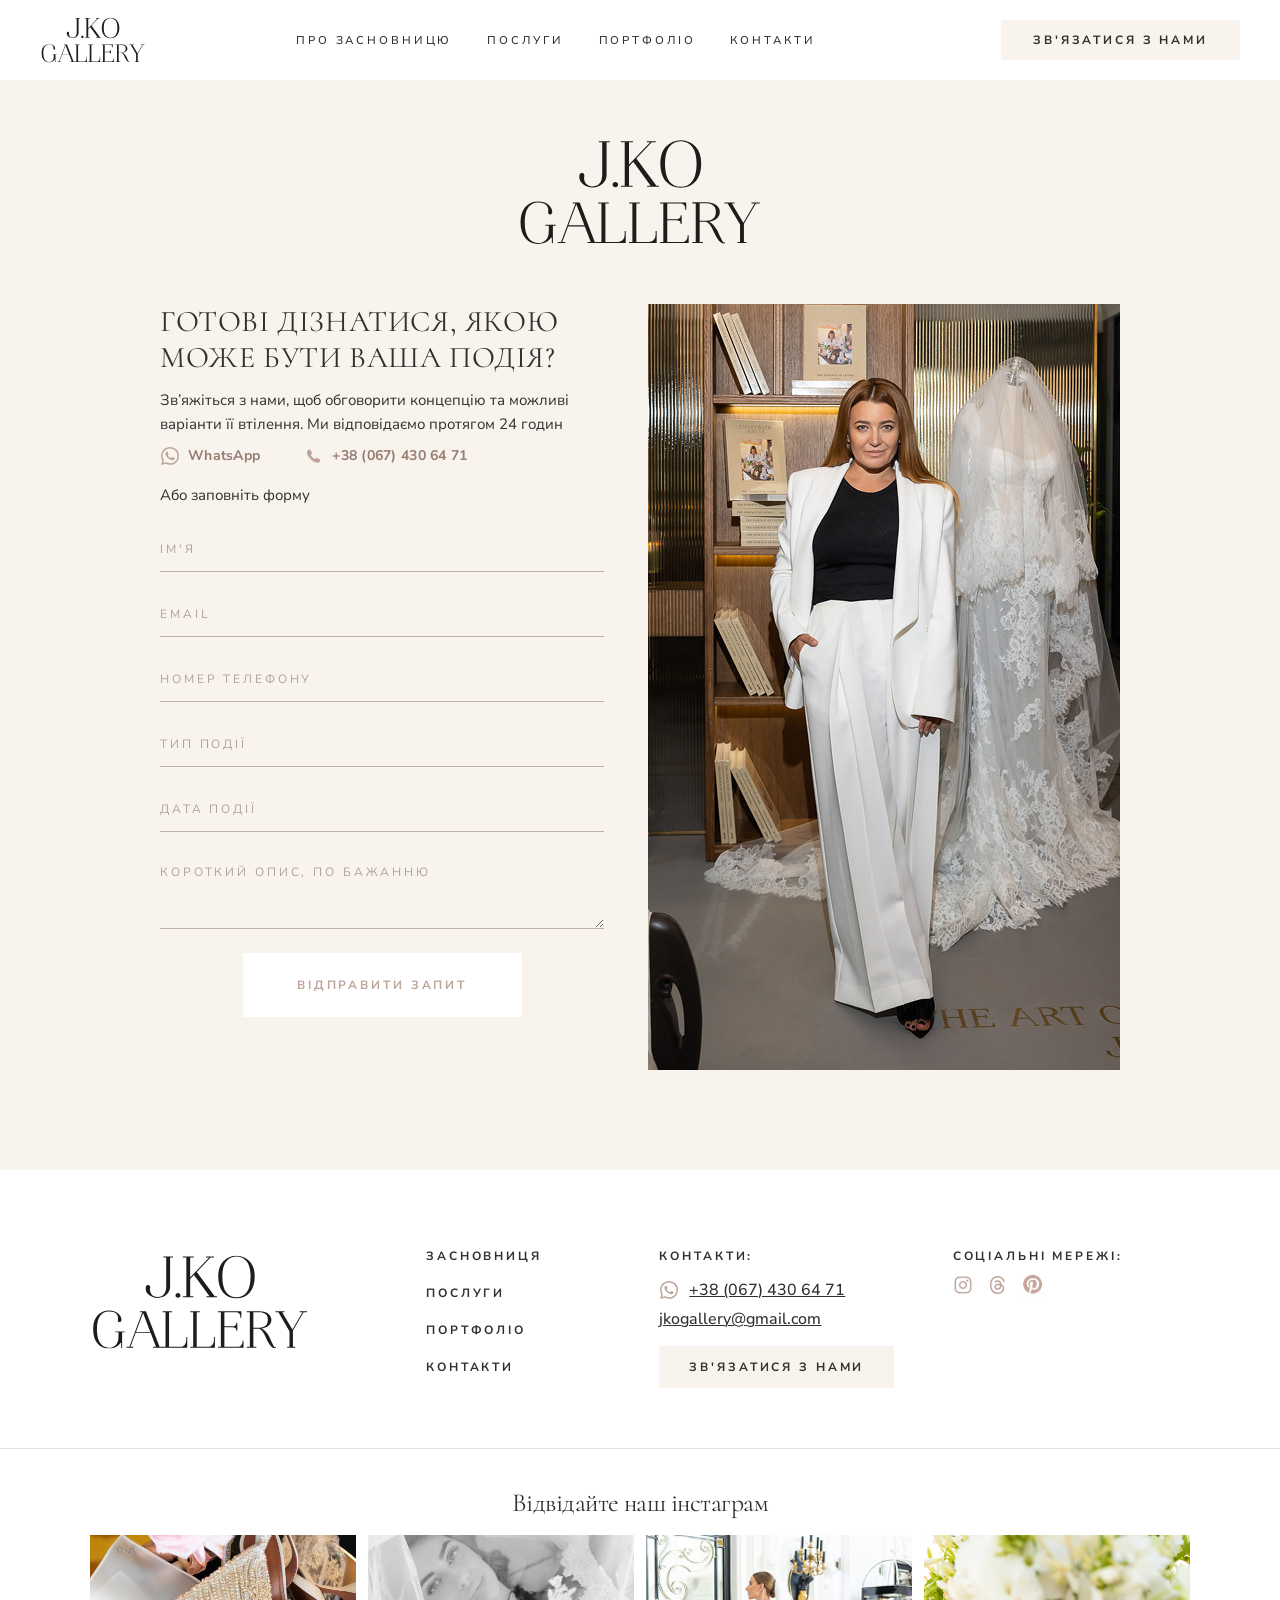
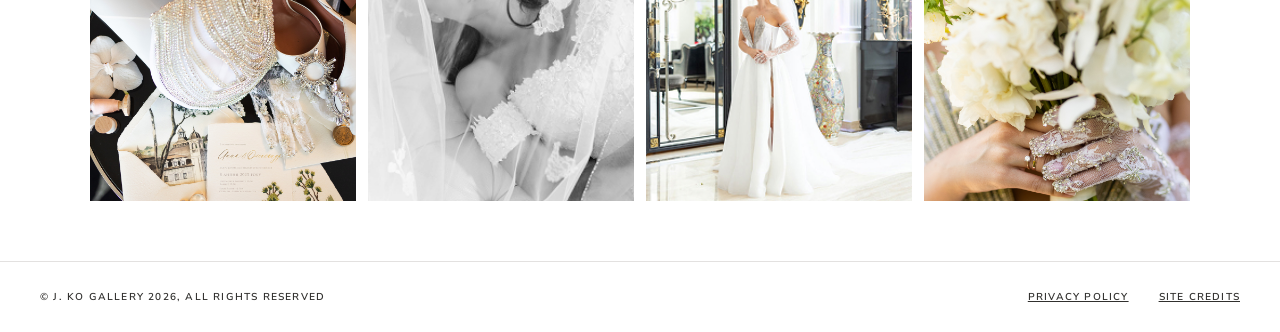
<file: contact.html>
<!DOCTYPE html>
<html lang="uk">
<head>
    <meta charset="UTF-8">
    <meta name="viewport" content="width=device-width, initial-scale=1.0">
    <title>Контакти - J.KO GALLERY</title>
    <link rel="preconnect" href="https://fonts.googleapis.com">
    <link rel="preconnect" href="https://fonts.gstatic.com" crossorigin>
    <link href="https://fonts.googleapis.com/css2?family=Playfair+Display:wght@300;400&family=Dancing+Script:wght@400;500&family=Montserrat:wght@200;300;400&family=Bodoni+Moda:opsz,wght@6..96,400;6..96,500;6..96,600;6..96,700&family=Nunito+Sans:wght@500;700&family=Cormorant:wght@400;500&family=Corinthia:wght@400&display=swap" rel="stylesheet">
    <link rel="stylesheet" href="style.css">
    <link rel="stylesheet" href="contact-style.css">
    <link href="https://fonts.googleapis.com/css2?family=Corinthia:wght@300;400;500;700&display=swap" rel="stylesheet">
    <link href="https://fonts.googleapis.com/css2?family=Cormorant:wght@300;400;500;600;700&display=swap" rel="stylesheet">
    <script src="translations.js"></script>
</head>
<style>
    @import url('https://fonts.googleapis.com/css2?family=Corinthia:wght@300;400;500;700&display=swap');
</style>
<body>
    <!-- Mobile Menu Button -->
    <button class="mobile-menu-btn" id="mobileMenuBtn">
        <img src="src/img/ic_menu.svg" alt="Menu" class="mobile-menu-icon">
    </button>

    <!-- Mobile Menu -->
    <div class="mobile-menu" id="mobileMenu">
        <button class="mobile-menu-close" id="mobileMenuClose">
            <img src="src/img/ic_cross.svg" alt="Close" class="mobile-menu-close-icon">
        </button>
        <div class="mobile-menu-content">
            <div class="mobile-brand">
                <img src="src/img/for dev/icons and logo/logo-white.svg" alt="J.KO GALLERY" class="mobile-brand-logo">
            </div>
            <nav class="mobile-nav">
                <a href="index.html" class="mobile-nav-link" data-translate="navHome">ГОЛОВНА</a>
                <a href="about.html" class="mobile-nav-link" data-translate="navAbout">ПРО ЗАСНОВНИЦЮ</a>
                <a href="services.html" class="mobile-nav-link" data-translate="navServices">ПОСЛУГИ</a>
                <a href="portfolio.html" class="mobile-nav-link" data-translate="navPortfolio">ПОРТФОЛІО</a>
                <a href="contact.html" class="mobile-nav-link" data-translate="navContacts">КОНТАКТИ</a>
            </nav>
            <a href="contact.html" class="mobile-contact-btn" data-translate="contactBtn">ЗВ'ЯЗАТИСЯ З НАМИ</a>
            <a href="https://www.instagram.com/jko_gallery/" class="mobile-instagram" target="_blank" rel="noopener noreferrer">
                <img src="src/img/for dev/icons and logo/instagram.svg" alt="Instagram" class="instagram-icon">
                <span>Instagram</span>
            </a>
        </div>
    </div>

    <!-- Header -->
    <header class="header">
        <div class="header-left">
            <div class="profile-section">
                <a href="index.html" class="profile-image">
                    <img src="src/img/for dev/icons and logo/logo-black.svg" alt="Profile">
                </a>
            </div>
        </div>

        <nav class="header-nav">
            <a href="about.html" class="nav-link" data-translate="navAbout">ПРО ЗАСНОВНИЦЮ</a>
            <a href="services.html" class="nav-link" data-translate="navServices">ПОСЛУГИ</a>
            <a href="portfolio.html" class="nav-link" data-translate="navPortfolio">ПОРТФОЛІО</a>
            <a href="contact.html" class="nav-link" data-translate="navContacts">КОНТАКТИ</a>
        </nav>

        <div class="header-right">
            <div class="languages">
                <span class="lang" data-lang="ua">UA</span>
                <span class="lang" data-lang="ru">RU</span>
                <span class="lang" data-lang="en">EN</span>
            </div>
            <a href="contact.html" class="contact-btn" data-translate="contactBtn">ЗВ'ЯЗАТИСЯ З НАМИ</a>
        </div>
    </header>

    <!-- Main Content -->
    <main>
        <!-- Contact Section -->
        <section class="contact-section">
            <div class="contact-section-logo">
                <img src="src/img/for dev/icons and logo/logo-black.svg" alt="J.KO GALLERY" class="contact-section-logo-img">
            </div>
            <div class="contact-container">
                <!-- Left Column: Form -->
                <div class="contact-form-column">
                    <h1 class="contact-title">ГОТОВІ ДІЗНАТИСЯ, ЯКОЮ МОЖЕ БУТИ ВАША ПОДІЯ?</h1>
                    <p class="contact-subtitle">Зв’яжіться з нами, щоб обговорити концепцію та можливі варіанти її втілення. Ми відповідаємо протягом 24 годин</p>
                    
                    <div class="contact-direct-links">
                        <a href="https://wa.me/380674306471" class="contact-direct-link" target="_blank" rel="noopener noreferrer">
                            <img src="src/img/for dev/icons and logo/whatsapp.svg" alt="WhatsApp" class="contact-direct-icon">
                            <span>WhatsApp</span>
                        </a>
                        <a href="tel:+380674306471" class="contact-direct-link">
                            <img src="src/img/contact/call.svg" alt="Phone" class="contact-direct-icon">
                            <span>+38 (067) 430 64 71</span>
                        </a>
                    </div>

                    <p class="contact-form-prompt">Або заповніть форму</p>

                    <form class="contact-form" id="contactForm" novalidate>
                        <div class="contact-form-field">
                            <input type="text" id="name" name="name" placeholder="ІМ'Я" required>
                            <div class="contact-inline-error" hidden></div>
                        </div>

                        <div class="contact-form-field">
                            <input type="email" id="email" name="email" placeholder="EMAIL" required>
                            <div class="contact-inline-error" hidden></div>
                        </div>

                        <div class="contact-form-field">
                            <input type="tel" id="phone" name="phone" inputmode="tel" pattern="[\d+\s()-]{7,}" placeholder="НОМЕР ТЕЛЕФОНУ" required>
                            <div class="contact-inline-error" hidden></div>
                        </div>

                        <div class="contact-form-field">
                            <input type="text" id="event-type" name="event-type" placeholder="ТИП ПОДІЇ" required>
                            <div class="contact-inline-error" hidden></div>
                        </div>

                        <div class="contact-form-field">
                            <input type="text" id="event-date" name="event-date" placeholder="ДАТА ПОДІЇ" required>
                            <div class="contact-inline-error" hidden></div>
                        </div>

                        <div class="contact-form-field">
                            <textarea id="description" name="description" rows="4" placeholder="КОРОТКИЙ ОПИС, ПО БАЖАННЮ"></textarea>
                            <div class="contact-inline-error" hidden></div>
                        </div>

                        <button type="submit" class="contact-submit-btn">ВІДПРАВИТИ ЗАПИТ</button>
                    </form>
                </div>

                <!-- Right Column: Image -->
                <div class="contact-image-column">
                    <div class="contact-image-wrapper">
                        <img
                            src="src/img/contact/contact-us.jpg"
                            alt="J.KO GALLERY"
                            class="contact-main-image contact-main-image-desktop"
                        >
                        <img
                            src="src/img/contact/Rectangle 31.png"
                            alt="J.KO GALLERY"
                            class="contact-main-image contact-main-image-mobile"
                        >
                        
                    </div>
                </div>
            </div>
        </section>
    </main>

    <!-- Footer -->
    <footer class="footer">
        <div class="footer-content">
            <div class="footer-logo">
                <a href="index.html">
                    <img src="src/img/for dev/icons and logo/logo-black.svg" alt="J.KO GALLERY" class="footer-logo-img">
                </a>
            </div>
            <nav class="footer-nav">
                <a href="about.html" class="footer-nav-link" data-translate="footerAbout">ЗАСНОВНИЦЯ</a>
                <a href="services.html" class="footer-nav-link" data-translate="footerServices">ПОСЛУГИ</a>
                <a href="portfolio.html" class="footer-nav-link" data-translate="footerPortfolio">ПОРТФОЛІО</a>
                <a href="contact.html" class="footer-nav-link" data-translate="footerContacts">КОНТАКТИ</a>
            </nav>
            <div class="footer-contacts">
                <h3 class="footer-section-title" data-translate="footerContactsTitle">КОНТАКТИ:</h3>
                <div class="footer-contact">
                    <div class="footer-phone">
                        <img src="src/img/for dev/icons and logo/whatsapp.svg" alt="WhatsApp" class="footer-icon">
                        <a href="tel:+380674306471" class="footer-contact-link">+38 (067) 430 64 71</a>
                    </div>
                    <div class="footer-email">
                        <a href="mailto:jkogallery@gmail.com" class="footer-contact-link">jkogallery@gmail.com</a>
                    </div>
                </div>
                <button class="footer-btn" data-translate="contactBtn">ЗВ'ЯЗАТИСЯ З НАМИ</button>
            </div>
            <div class="footer-right">
                <h3 class="footer-section-title" data-translate="footerSocialTitle">СОЦІАЛЬНІ МЕРЕЖІ:</h3>
                <div class="footer-social">
                    <a href="https://www.instagram.com/jko_gallery/" class="footer-social-link">
                        <img src="src/img/for dev/icons and logo/instagram.svg" alt="Instagram" class="footer-social-icon">
                    </a>
                    <a href="https://www.threads.com/@juliakovinko?xmt=AQF0-ck61pvXUQDFmIZNkJqVhKGXguqFOk3-LTiBStXwZ5I" class="footer-social-link">
                        <img src="src/img/for dev/icons and logo/threads.svg" alt="Threads" class="footer-social-icon">
                    </a>
                    <a href="#" class="footer-social-link">
                        <img src="src/img/for dev/icons and logo/pinterest.png" alt="Pinteres" class="footer-social-icon footer-social-icon-pinterest">
                    </a>
                </div>
            </div>
        </div>
    </footer>

    <!-- Instagram Section -->
    <section class="instagram-section">
        <div class="instagram-section-content">
            <h2 class="instagram-title" data-translate="instagramTitle">Відвідайте наш інстаграм</h2>
            <div class="instagram-gallery">
                <div class="instagram-item">
                    <img src="src/img/for dev/insta/inst1.jpg" alt="Instagram Photo 1">
                </div>
                <div class="instagram-item">
                    <img src="src/img/for dev/insta/inst2.jpg" alt="Instagram Photo 2">
                </div>
                <div class="instagram-item">
                    <img src="src/img/for dev/insta/inst3.jpg" alt="Instagram Photo 3">
                </div>
                <div class="instagram-item">
                    <img src="src/img/for dev/insta/inst4.jpg" alt="Instagram Photo 4">
                </div>
            </div>
        </div>
    </section>

    <!-- Footer Bottom -->
    <footer class="footer-bottom">
        <div class="footer-bottom-content">
            <p class="footer-copyright" data-translate="footerCopyright">© J. KO GALLERY 2026, ALL RIGHTS RESERVED</p>
            <div class="footer-bottom-links">
                <a href="#" class="footer-bottom-link" data-translate="footerPrivacy">PRIVACY POLICY</a>
                <a href="#" class="footer-bottom-link" data-translate="footerCredits">SITE CREDITS</a>
            </div>
        </div>
    </footer>

    <!-- Success Toast -->
    <div class="contact-success-toast" id="contactSuccessToast" hidden>
        <div class="contact-success-toast-watermark">GALLERY</div>
        <div class="contact-success-toast-inner">
            <div class="contact-success-check">
                <img
                    src="src/img/contact/tick.svg"
                    alt="Tick"
                    class="contact-success-tick"
                >
            </div>
            <div class="contact-success-text">
                <div class="contact-success-title">
                    Дякуємо, Ваша заявка відправлена!
                </div>
                <div class="contact-success-subtitle">Ми зв’яжемось з вами протягом 24 годин</div>
            </div>
        </div>
    </div>

    <script>
        // Mobile Menu Toggle
        const mobileMenuBtn = document.getElementById('mobileMenuBtn');
        const mobileMenu = document.getElementById('mobileMenu');
        const mobileMenuClose = document.getElementById('mobileMenuClose');

        if (mobileMenuBtn && mobileMenu && mobileMenuClose) {
            mobileMenuBtn.addEventListener('click', () => {
                mobileMenu.classList.add('active');
                document.body.style.overflow = 'hidden';
            });

            mobileMenuClose.addEventListener('click', () => {
                mobileMenu.classList.remove('active');
                document.body.style.overflow = '';
            });

            // Close menu when clicking outside
            mobileMenu.addEventListener('click', (e) => {
                if (e.target === mobileMenu) {
                    mobileMenu.classList.remove('active');
                    document.body.style.overflow = '';
                }
            });

            // Close menu when clicking on a link
            const mobileNavLinks = document.querySelectorAll('.mobile-nav-link');
            mobileNavLinks.forEach(link => {
                link.addEventListener('click', () => {
                    mobileMenu.classList.remove('active');
                    document.body.style.overflow = '';
                });
            });
        }

        // Language Switcher
        const langElements = document.querySelectorAll('.lang');
        langElements.forEach(lang => {
            lang.addEventListener('click', () => {
                const selectedLang = lang.getAttribute('data-lang');
                // Language switching logic here
                langElements.forEach(l => l.classList.remove('active'));
                lang.classList.add('active');
            });
        });

        // Бургер у верхньому блоці — білий, нижче — темний (тільки на мобільній/планшетній версії)
        (function () {
            const mobileMenuBtn = document.getElementById('mobileMenuBtn');
            const mobileMenuIcon = document.querySelector('.mobile-menu-icon');

            if (!mobileMenuBtn || !mobileMenuIcon) return;

            function updateMenuIcon() {
                // Only for mobile/tablet
                if (window.innerWidth > 1130) {
                    mobileMenuBtn.classList.remove('on-hero');
                    return;
                }

                const scrollY = window.pageYOffset || window.scrollY;
                const menuBtnBottom = mobileMenuBtn.getBoundingClientRect().bottom + scrollY;
                const firstSection = document.querySelector('section');
                const firstSectionBottom = firstSection ? (firstSection.offsetTop + firstSection.offsetHeight) : 0;

                const isOverFirstBlock = firstSection && menuBtnBottom <= firstSectionBottom;
                mobileMenuBtn.classList.toggle('on-hero', Boolean(isOverFirstBlock));
                mobileMenuIcon.src = 'src/img/ic_menu.svg';
            }

            window.addEventListener('scroll', updateMenuIcon, { passive: true });
            window.addEventListener('resize', updateMenuIcon);
            updateMenuIcon();
        })();

        // Hide header on scroll down, show only when reaching the very top
        const header = document.querySelector('.header');
        let lastScrollTop = 0;
        let scrollThreshold = 100;

        function syncToastWithHeader() {
            if (!header) return;
            const hiddenOffset = header.classList.contains('hidden') ? header.offsetHeight : 0;
            document.documentElement.style.setProperty('--contact-header-hidden-offset', `${hiddenOffset}px`);
        }
        
        window.addEventListener('scroll', () => {
            const currentScroll = window.pageYOffset || document.documentElement.scrollTop;
            
            if (currentScroll === 0) {
                header.classList.remove('hidden');
            } else if (currentScroll > scrollThreshold) {
                if (currentScroll > lastScrollTop) {
                    header.classList.add('hidden');
                } else {
                    header.classList.add('hidden');
                }
            } else {
                header.classList.remove('hidden');
            }
            
            lastScrollTop = currentScroll <= 0 ? 0 : currentScroll;
            syncToastWithHeader();
        });

        window.addEventListener('resize', syncToastWithHeader);
        syncToastWithHeader();

        // Contact Form Handler
        const contactForm = document.getElementById('contactForm');
        if (contactForm) {
            const submitBtn = contactForm.querySelector('.contact-submit-btn');
            const requiredFields = Array.from(contactForm.querySelectorAll('[required]'));
            const inlineErrors = Array.from(contactForm.querySelectorAll('.contact-inline-error'));
            const touched = new Set();
            const errorFields = new Set(['email', 'phone']);

            function canShowFieldError(field) {
                // Show inline hints only after user entered at least 1 symbol.
                // If the field is empty, hide errors even if it's invalid by HTML validation.
                return !!field && errorFields.has(field.id) && field.value.trim().length > 0;
            }

            function setFieldError(field, show) {
                if (!field) return;
                const fieldWrap = field.closest('.contact-form-field');
                const errEl = fieldWrap ? fieldWrap.querySelector('.contact-inline-error') : null;
                if (!fieldWrap || !errEl) return;

                // UI error hints are shown only for email and phone fields.
                if (!canShowFieldError(field)) {
                    fieldWrap.classList.remove('contact-form-field--error');
                    errEl.textContent = '';
                    errEl.hidden = true;
                    return;
                }

                if (show) {
                    fieldWrap.classList.add('contact-form-field--error');
                    errEl.textContent = 'Помилка при заповненні';
                    errEl.hidden = false;
                } else {
                    fieldWrap.classList.remove('contact-form-field--error');
                    errEl.textContent = '';
                    errEl.hidden = true;
                }
            }

            function updateSubmitState() {
                const allFilledAndValid = requiredFields.every(field => {
                    // Some fields (like date) validate only after value is set
                    return field.value && field.checkValidity();
                });

                if (submitBtn) submitBtn.disabled = !allFilledAndValid;
            }

            // Initial state
            if (submitBtn) submitBtn.disabled = true;
            updateSubmitState();

            // Update on user input
            requiredFields.forEach(field => {
                field.addEventListener('input', updateSubmitState);
                field.addEventListener('change', updateSubmitState);
                field.addEventListener('blur', () => {
                    touched.add(field);
                    setFieldError(field, !field.checkValidity());
                });

                // Show immediately after user starts interacting (typing/picking)
                field.addEventListener('input', () => {
                    touched.add(field);
                    setFieldError(field, !field.checkValidity());
                });
            });

            contactForm.addEventListener('submit', (e) => {
                e.preventDefault();
                
                if (!contactForm.checkValidity()) {
                    // Clear previous errors
                    contactForm.querySelectorAll('.contact-form-field--error').forEach(el => {
                        el.classList.remove('contact-form-field--error');
                    });
                    contactForm.querySelectorAll('.contact-inline-error').forEach(el => {
                        el.textContent = '';
                        el.hidden = true;
                    });

                    const invalidEl = contactForm.querySelector(':invalid');
                    const field = invalidEl ? invalidEl.closest('.contact-form-field') : null;
                    const inlineError = field ? field.querySelector('.contact-inline-error') : null;
                    const invalidInput = field ? field.querySelector('input, textarea, select') : null;

                    if (field && inlineError && canShowFieldError(invalidInput)) {
                        field.classList.add('contact-form-field--error');
                        inlineError.textContent = 'Помилка при заповненні';
                        inlineError.hidden = false;
                    }

                    return;
                }

                // Success state (demo)
                const toast = document.getElementById('contactSuccessToast');
                if (toast) {
                    toast.hidden = false;
                    toast.classList.add('active');

                    // Token guard: ignore callbacks from older submit clicks
                    const token = (toast.__toastToken = (toast.__toastToken || 0) + 1);

                    // Cancel timers we created during previous submits (if we have handles)
                    if (toast.__toastHideTimer) window.clearTimeout(toast.__toastHideTimer);
                    if (toast.__toastRemoveActiveTimer) window.clearTimeout(toast.__toastRemoveActiveTimer);

                    toast.__toastRemoveActiveTimer = window.setTimeout(() => {
                        if (toast.__toastToken !== token) return;
                        toast.classList.remove('active');
                        // hide after transition ends
                        toast.__toastHideTimer = window.setTimeout(() => {
                            if (toast.__toastToken !== token) return;
                            toast.hidden = true;
                        }, 380);
                    }, 7000);
                }
                contactForm.reset();
                // Reset form state: disable submit again and hide inline errors
                contactForm.querySelectorAll('.contact-form-field--error').forEach(el => {
                    el.classList.remove('contact-form-field--error');
                });
                contactForm.querySelectorAll('.contact-inline-error').forEach(el => {
                    el.textContent = '';
                    el.hidden = true;
                });
                updateSubmitState();
            });
        }
    </script>
</body>
</html>
</file>
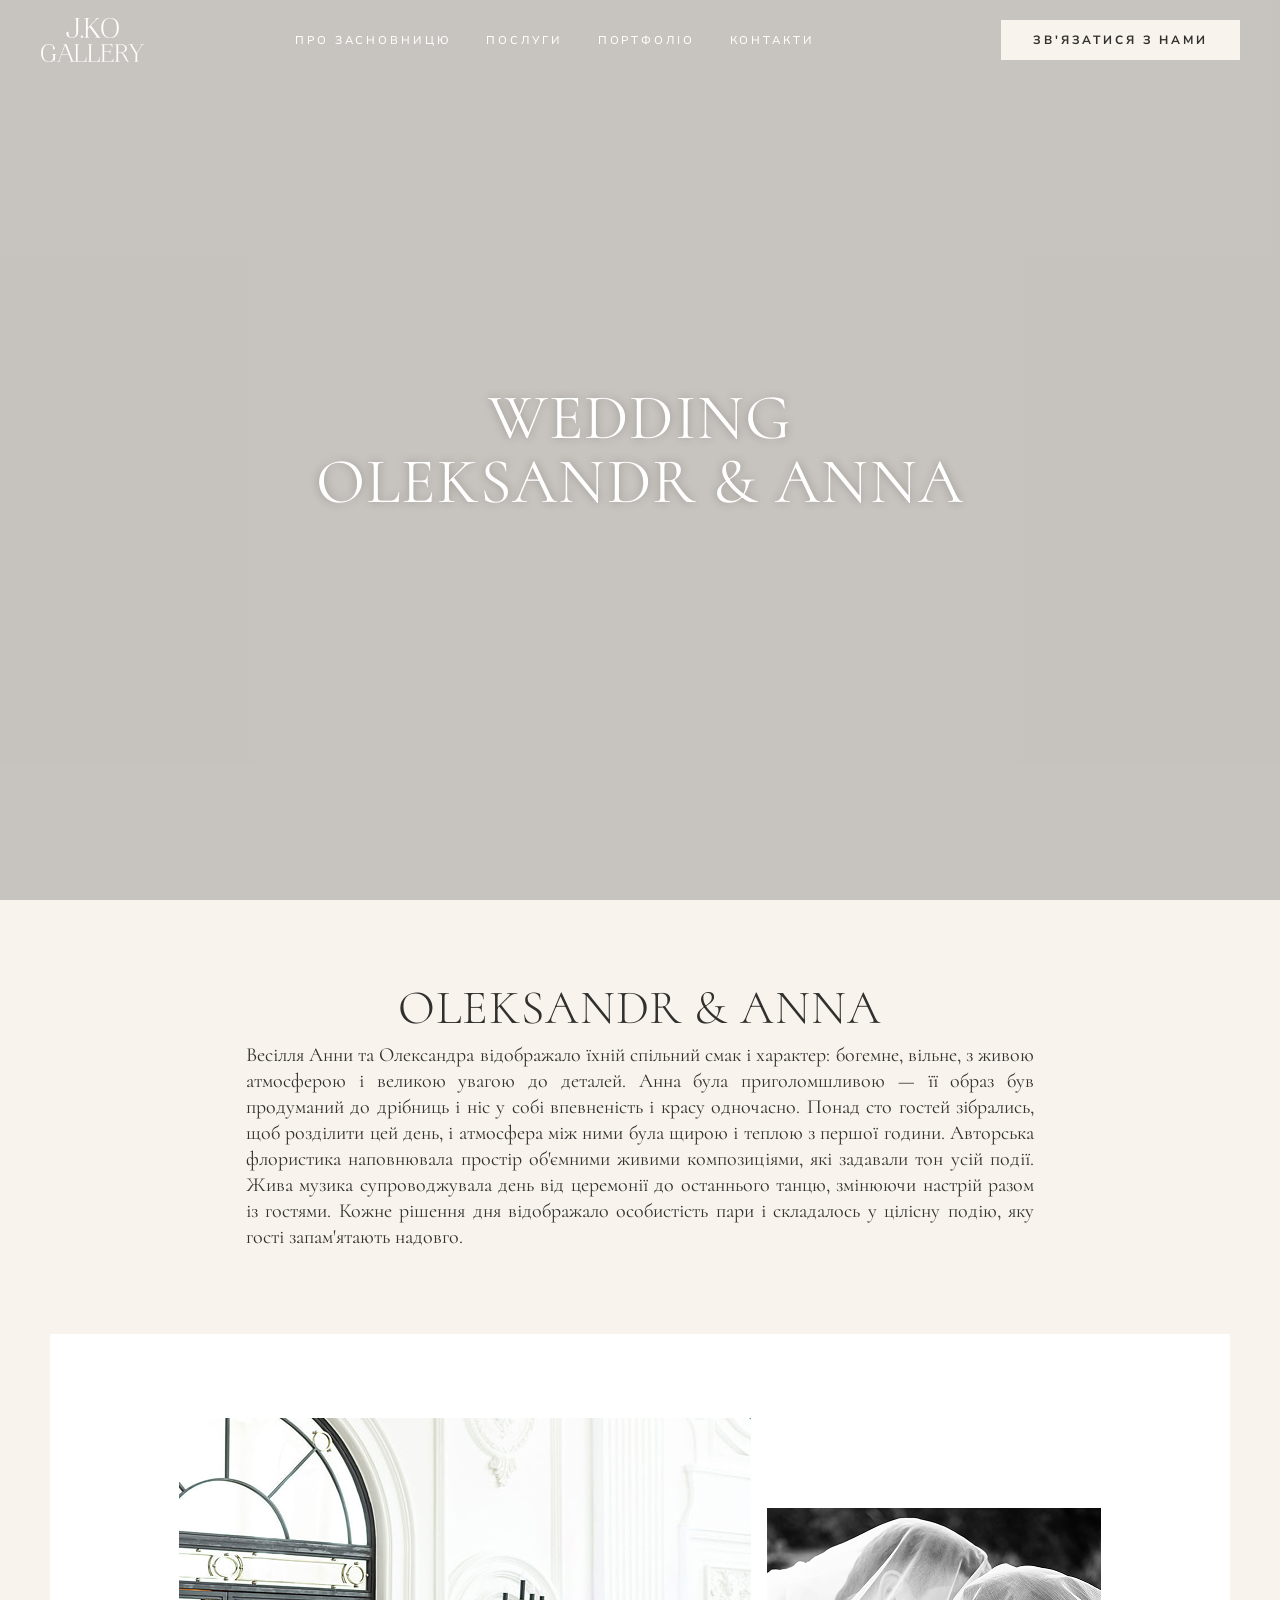
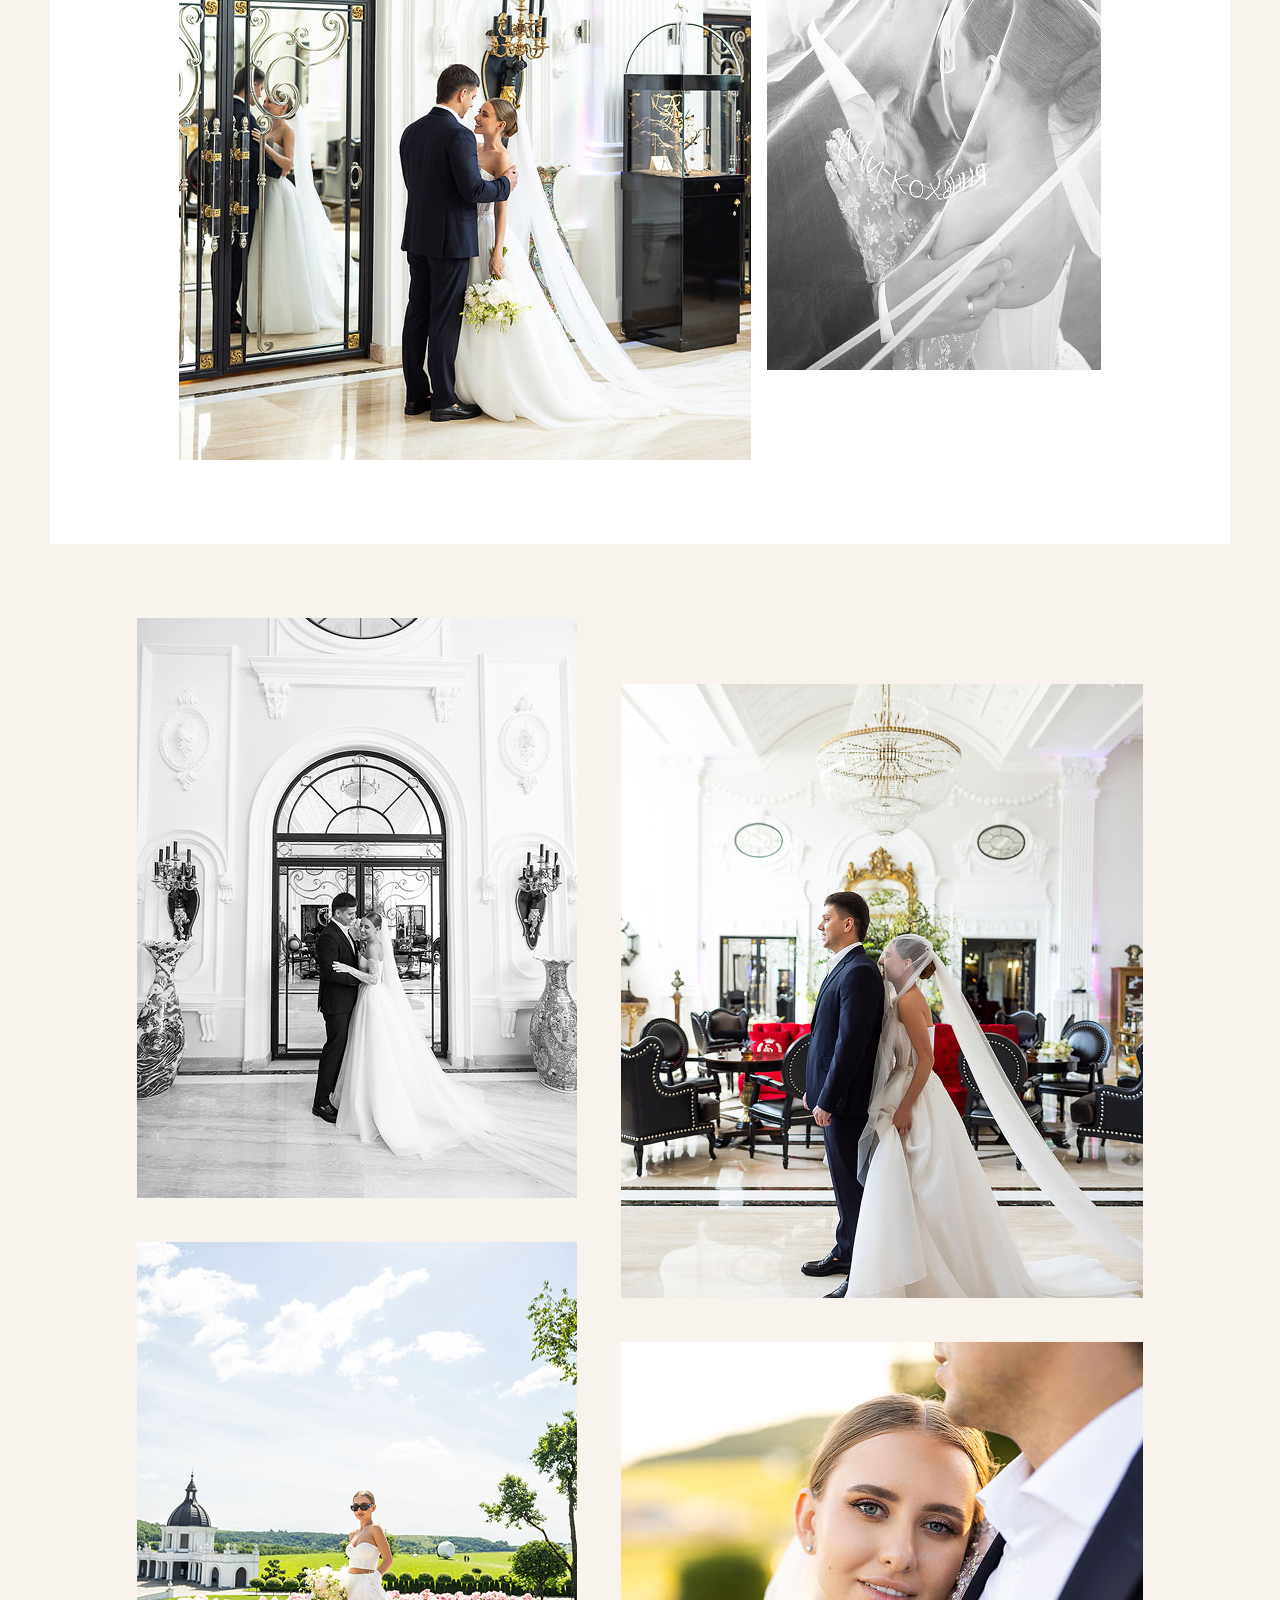
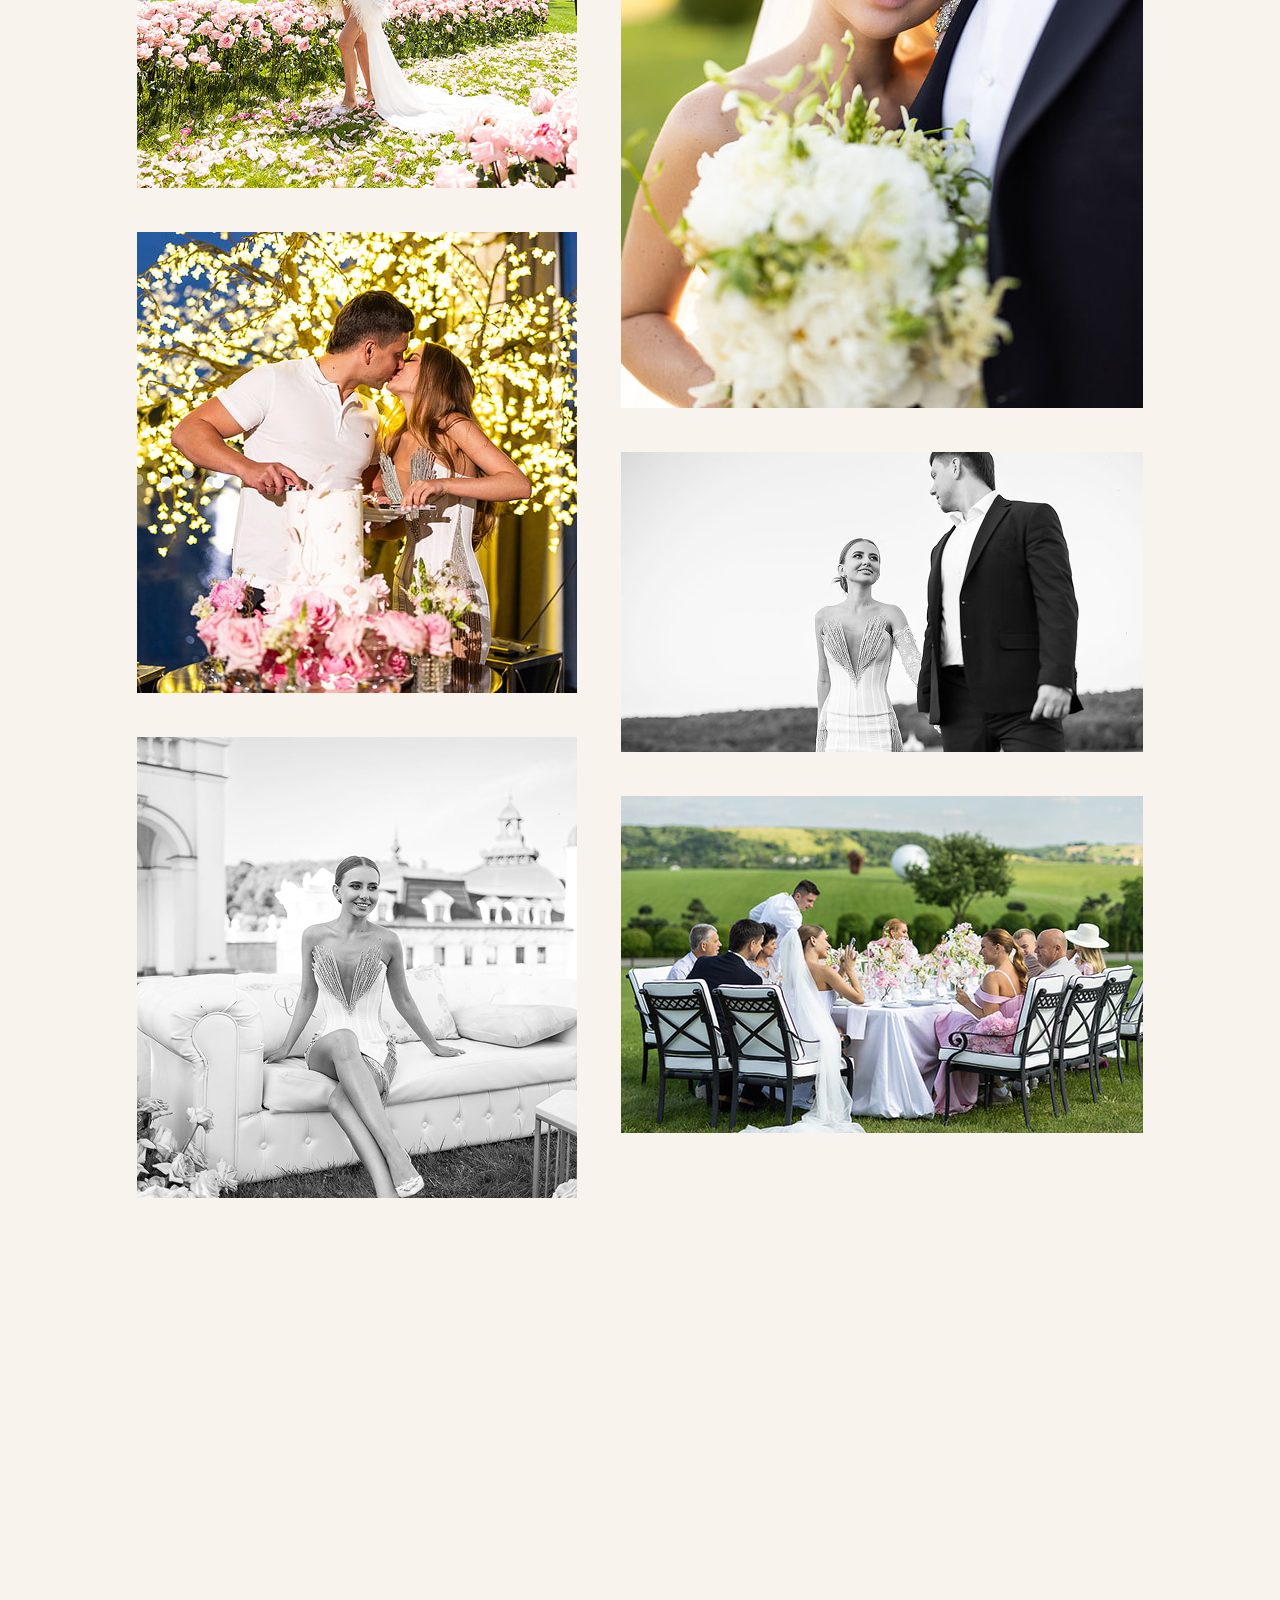
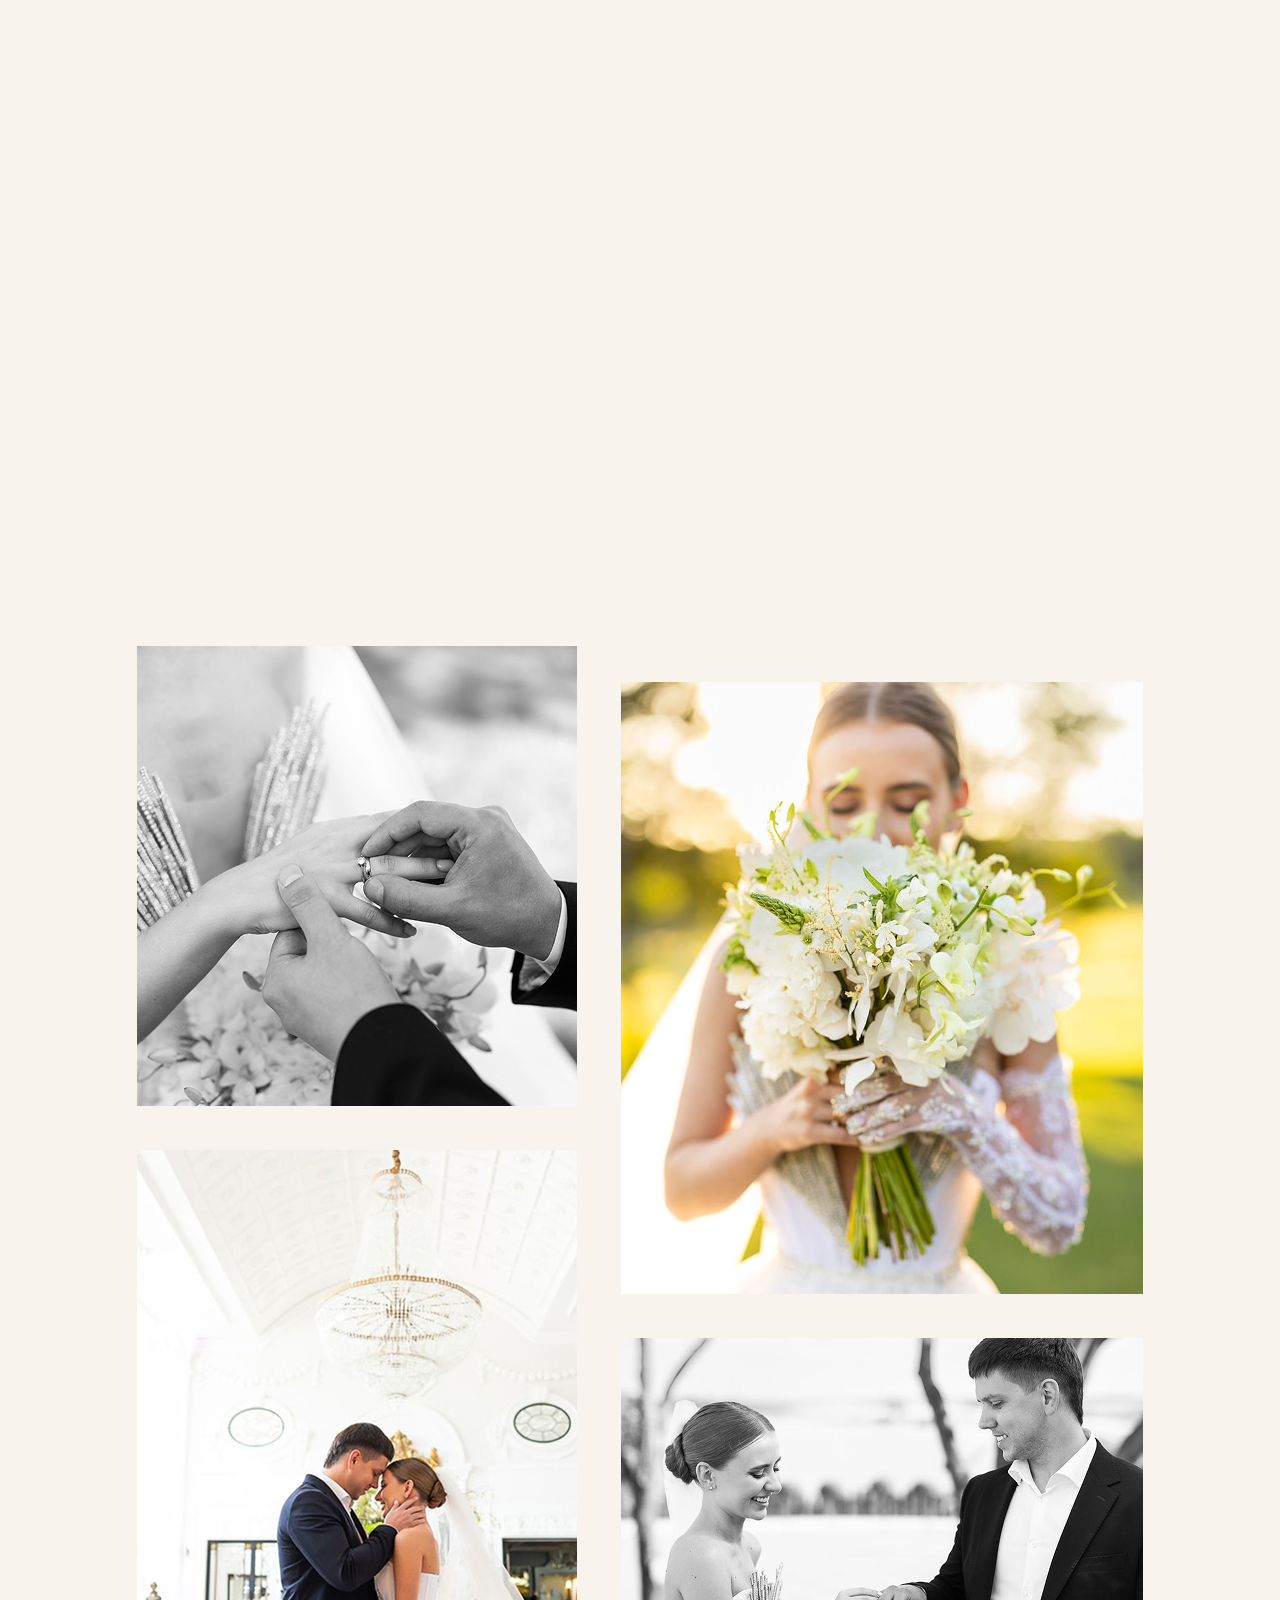
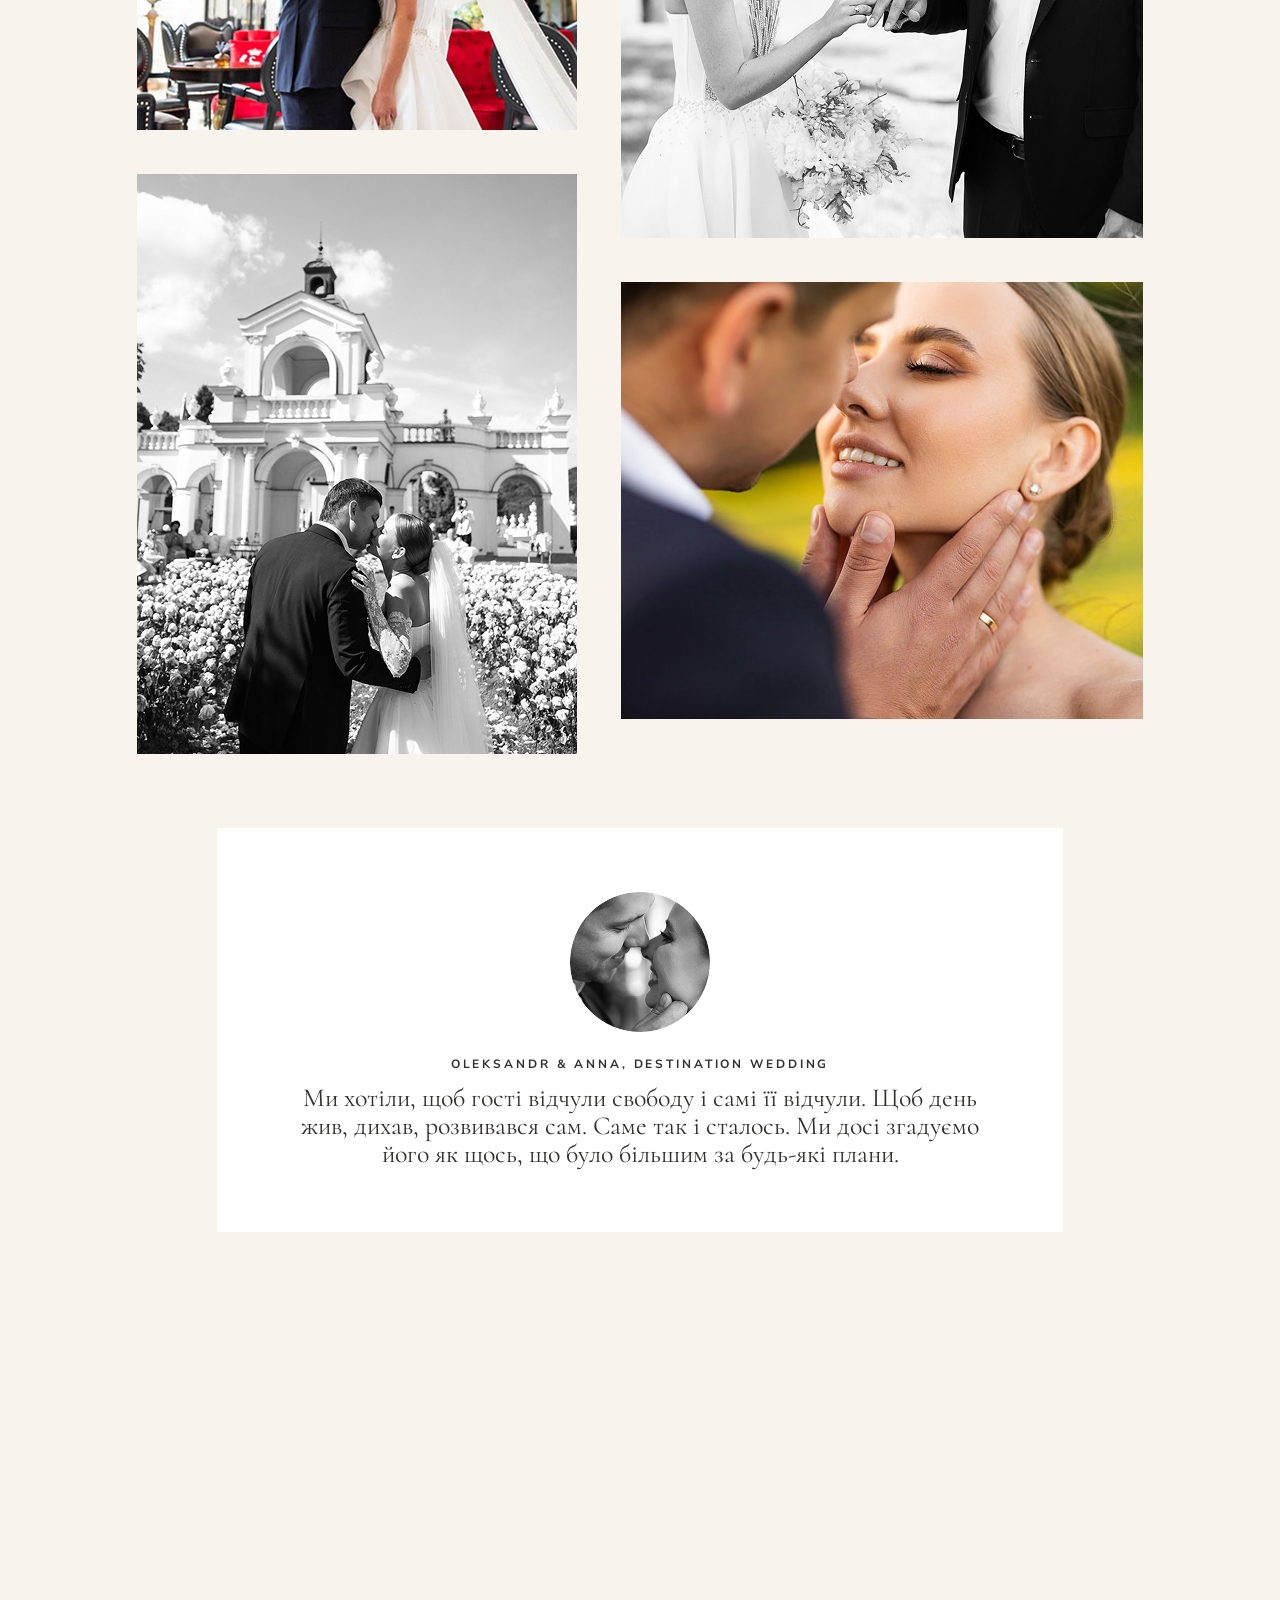
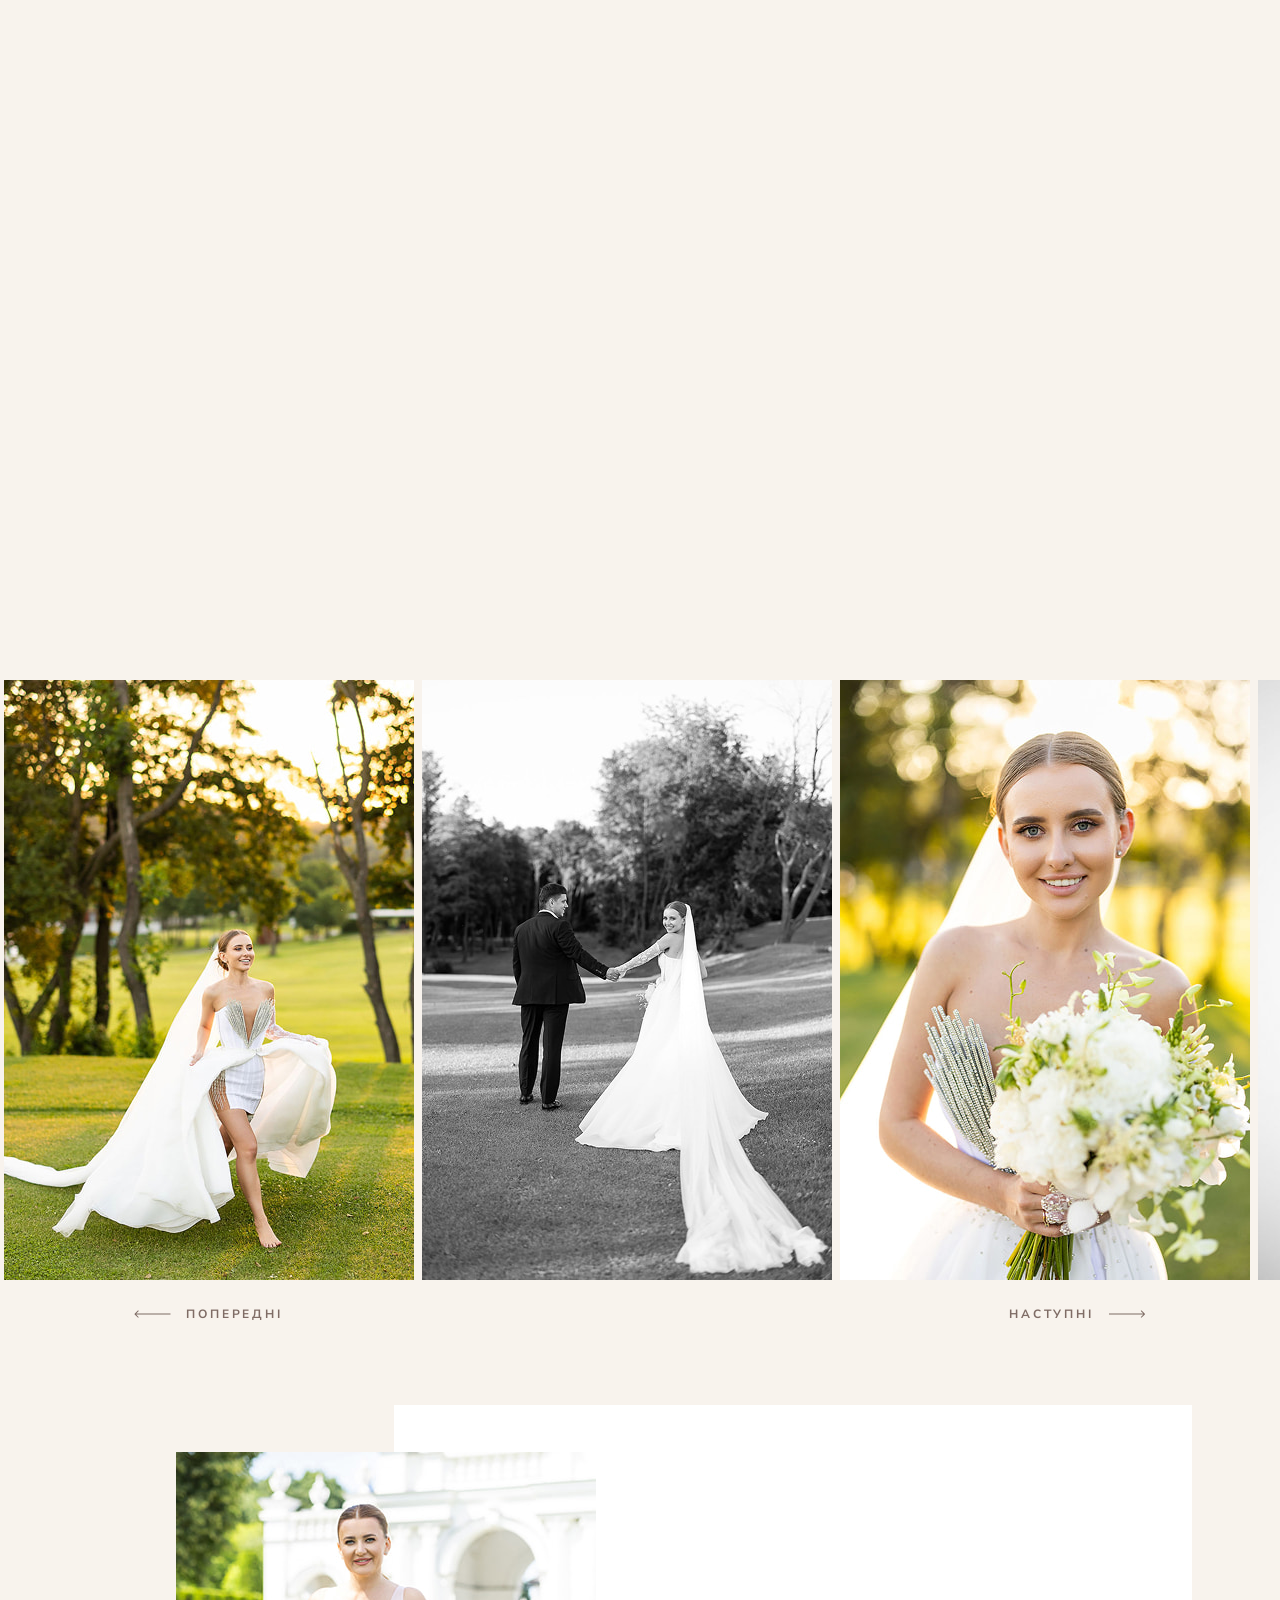
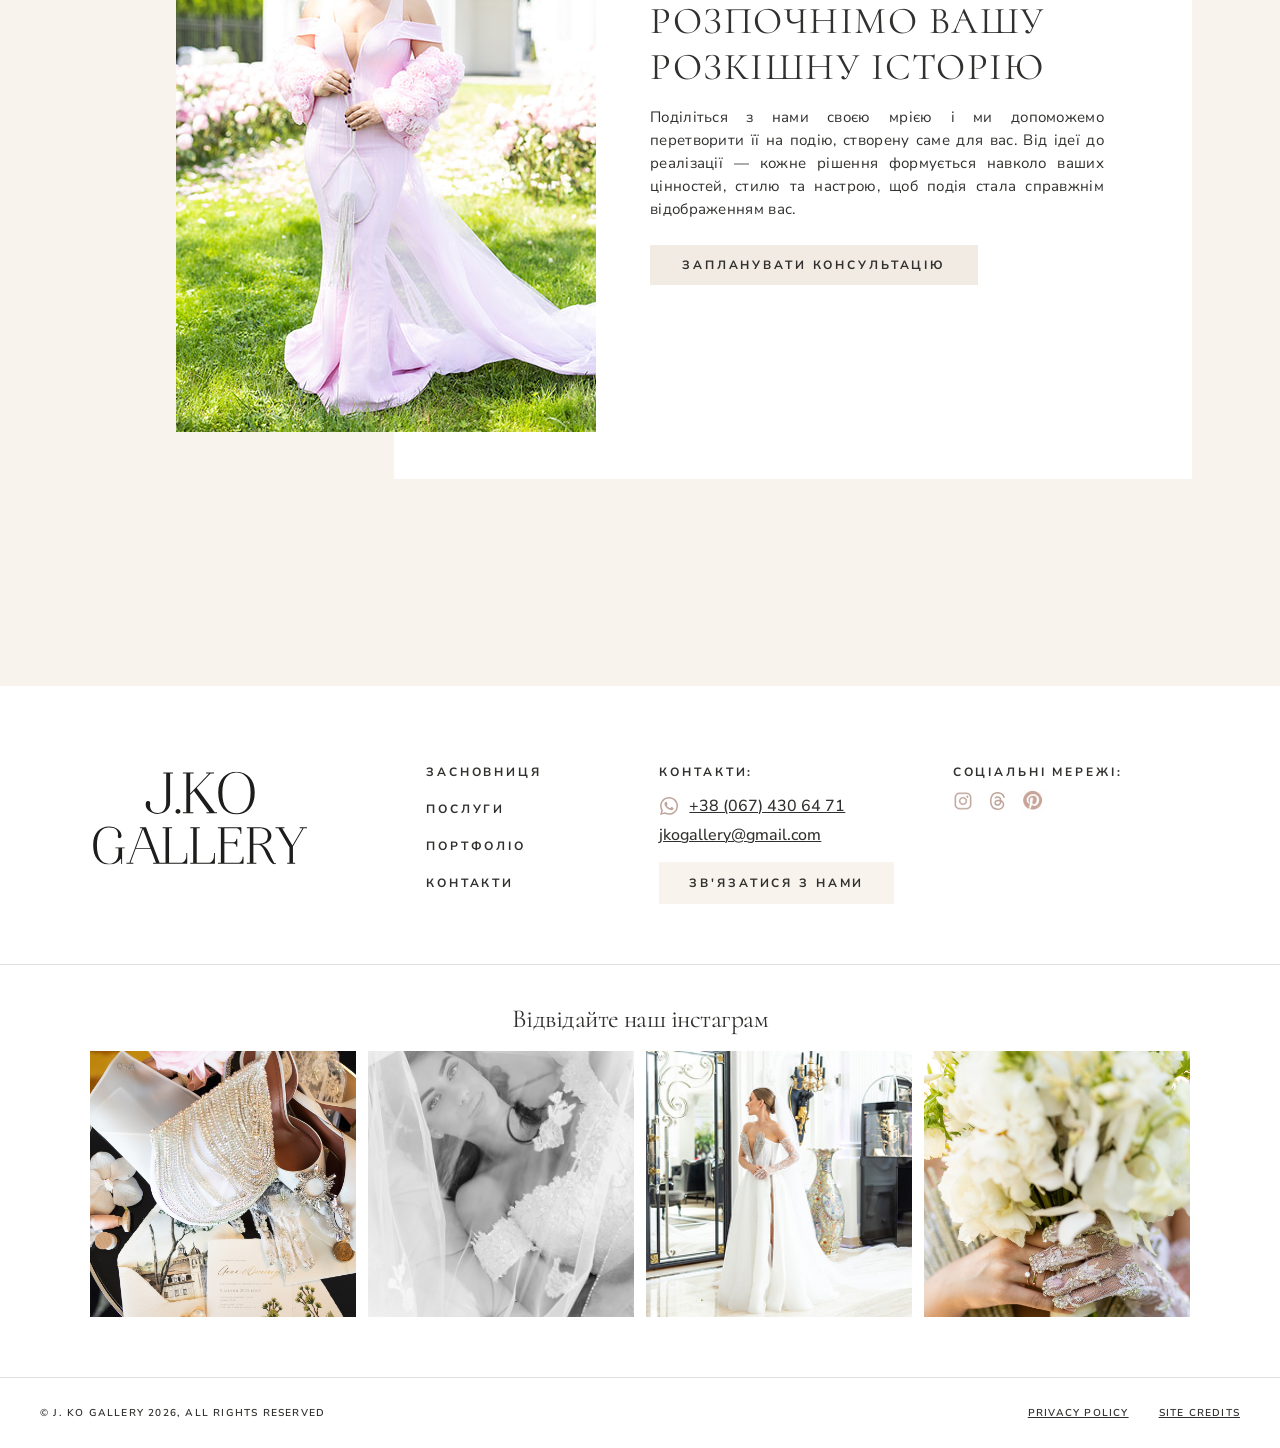
<file: portfolio-oleksandr-anna.html>
<!DOCTYPE html>
<html lang="uk">
<head>
    <meta charset="UTF-8">
    <meta name="viewport" content="width=device-width, initial-scale=1.0">
    <title>Wedding Oleksandr & Anna - J.KO GALLERY</title>
    <link rel="preconnect" href="https://fonts.googleapis.com">
    <link rel="preconnect" href="https://fonts.gstatic.com" crossorigin>
    <link href="https://fonts.googleapis.com/css2?family=Nunito+Sans:wght@300;400;500;700&family=Cormorant:wght@300;400;500&display=swap" rel="stylesheet">
    <link rel="stylesheet" href="style.css">
    <link rel="stylesheet" href="portfolio-oleksandr-anna-style.css">
</head>
<body>
    <button class="mobile-menu-btn" id="mobileMenuBtn">
        <img src="src/img/ic_menu.svg" alt="Menu" class="mobile-menu-icon">
    </button>

    <div class="mobile-menu" id="mobileMenu">
        <button class="mobile-menu-close" id="mobileMenuClose">
            <img src="src/img/ic_cross.svg" alt="Close" class="mobile-menu-close-icon">
        </button>
        <div class="mobile-menu-content">
            <div class="mobile-brand">
                <img src="src/img/for dev/icons and logo/logo-white.svg" alt="J.KO GALLERY" class="mobile-brand-logo">
            </div>
            <nav class="mobile-nav">
                <a href="index.html" class="mobile-nav-link">ГОЛОВНА</a>
                <a href="about.html" class="mobile-nav-link">ПРО ЗАСНОВНИЦЮ</a>
                <a href="services.html" class="mobile-nav-link">ПОСЛУГИ</a>
                <a href="portfolio.html" class="mobile-nav-link">ПОРТФОЛІО</a>
                <a href="contact.html" class="mobile-nav-link">КОНТАКТИ</a>
            </nav>
            <a href="contact.html" class="mobile-contact-btn">ЗВ'ЯЗАТИСЯ З НАМИ</a>
        </div>
    </div>

    <header class="header">
        <div class="header-left">
            <div class="profile-section">
                <a href="index.html" class="profile-image">
                    <img src="src/img/for dev/icons and logo/logo-white.svg" alt="J.KO GALLERY">
                </a>
            </div>
        </div>
        <nav class="header-nav">
            <a href="about.html" class="nav-link">ПРО ЗАСНОВНИЦЮ</a>
            <a href="services.html" class="nav-link">ПОСЛУГИ</a>
            <a href="portfolio.html" class="nav-link">ПОРТФОЛІО</a>
            <a href="contact.html" class="nav-link">КОНТАКТИ</a>
        </nav>
        <div class="header-right">
            <div class="languages">
                <span class="lang active">UA</span>
                <span class="lang">RU</span>
                <span class="lang">EN</span>
            </div>
            <a href="contact.html" class="contact-btn">ЗВ'ЯЗАТИСЯ З НАМИ</a>
        </div>
    </header>
    <!-- Sticky top CTA (matches portfolio) -->
    <div class="pf-sticky-cta" id="pfStickyCta" hidden aria-hidden="true">
        <div class="pf-sticky-cta-inner">
            <p class="pf-sticky-cta-text">Поділіться з нами своєю мрією і ми допоможемо перетворити її на подію, створену саме для вас</p>
            <a href="contact.html" class="pf-sticky-cta-btn">ЗВ'ЯЗАТИСЯ З НАМИ</a>
        </div>
    </div>

    <main class="oa-page">
        <section class="oa-hero">
            <video class="oa-hero-video" autoplay muted loop playsinline>
                <source src="src/img/case_w1/video/wedding-01.mp4" type="video/mp4">
            </video>
            <div class="oa-hero-overlay"></div>
            <div class="oa-hero-content">
                <h1>Wedding<br>Oleksandr &amp; Anna</h1>
            </div>
        </section>

        <section class="oa-intro">
            <h2>OLEKSANDR &amp; ANNA</h2>
            <p>
                Весілля Анни та Олександра відображало їхній спільний смак і характер: богемне, вільне,
                з живою атмосферою і великою увагою до деталей. Анна була приголомшливою — її образ був
                продуманий до дрібниць і ніс у собі впевненість і красу одночасно. Понад сто гостей
                зібрались, щоб розділити цей день, і атмосфера між ними була щирою і теплою з першої години.
                Авторська флористика наповнювала простір об'ємними живими композиціями, які задавали тон
                усій події. Жива музика супроводжувала день від церемонії до останнього танцю, змінюючи настрій
                разом із гостями. Кожне рішення дня відображало особистість пари і складалось у цілісну подію,
                яку гості запам'ятають надовго.
            </p>
        </section>

        <section class="oa-pair">
            <img src="src/img/case_w1/01.jpg" alt="Wedding photo">
            <img src="src/img/case_w1/02.jpg" alt="Wedding photo">
        </section>

        <section class="oa-columns oa-columns-mosaic">
            <div class="oa-col">
                <img src="src/img/case_w1/03.jpg" alt="">
                <img src="src/img/case_w1/04.jpg" alt="">
                <img src="src/img/case_w1/05.jpg" alt="">
                <img src="src/img/case_w1/06.jpg" alt="">
            </div>
            <div class="oa-col oa-col-wide">
                <img src="src/img/case_w1/08.jpg" alt="">
                <img src="src/img/case_w1/07.jpg" alt="">
                <img src="src/img/case_w1/09.jpg" alt="">
                <img src="src/img/case_w1/10.jpg" alt="">
            </div>
        </section>

        <section class="oa-banner">
            <video class="oa-banner-video" autoplay muted loop playsinline>
                <source src="src/img/case_w1/video/wedding-02.mp4" type="video/mp4">
            </video>
        </section>

        <section class="oa-columns oa-columns-last4">
            <div class="oa-col">
                <img src="src/img/case_w1/11.jpg" alt="">
                <img src="src/img/case_w1/12.jpg" alt="">
                <img src="src/img/case_w1/13.jpg" alt="">
            </div>
            <div class="oa-col oa-col-wide">
                <img src="src/img/case_w1/14.jpg" alt="">
                <img src="src/img/case_w1/15.jpg" alt="">
                <img src="src/img/case_w1/16.jpg" alt="">
            </div>
        </section>

        <section class="pf-feedback-section">
            <div class="pf-feedback-container">
                <div class="pf-feedback-content">
                    <div class="pf-feedback-avatar">
                        <img src="src/img/for dev/couple1.png" alt="Oleksandr and Anna">
                    </div>
                    <div class="pf-feedback-text">
                        <div class="pf-feedback-name">Oleksandr & Anna, destination wedding</div>
                        <p class="pf-feedback-quote">
                            Ми хотіли, щоб гості відчули свободу і самі її відчули. Щоб день жив, дихав, розвивався сам.
                            Саме так і сталось. Ми досі згадуємо його як щось, що було більшим за будь-які плани.
                        </p>
                    </div>
                </div>
            </div>
        </section>

        <section class="oa-mid-video">
            <video class="oa-mid-video-el" autoplay muted loop playsinline>
                <source src="src/img/case_w1/video/wedding-03.mp4" type="video/mp4">
            </video>
        </section>

        <section class="oa-photo-slider" aria-label="Галерея фото">
            <div class="oa-photo-slider-viewport" id="oaPhotoViewport">
                <div class="oa-photo-slider-track" id="oaPhotoTrack">
                    <div class="oa-photo-slide"><img src="src/img/case_w1/slider/slider-1.jpg" alt="Wedding slider photo 1"></div>
                    <div class="oa-photo-slide"><img src="src/img/case_w1/slider/slider-2.jpg" alt="Wedding slider photo 2"></div>
                    <div class="oa-photo-slide"><img src="src/img/case_w1/slider/slider-3.jpg" alt="Wedding slider photo 3"></div>
                    <div class="oa-photo-slide"><img src="src/img/case_w1/slider/slider-4.jpg" alt="Wedding slider photo 4"></div>
                    <div class="oa-photo-slide"><img src="src/img/case_w1/slider/slider-5.jpg" alt="Wedding slider photo 5"></div>
                    <div class="oa-photo-slide"><img src="src/img/case_w1/slider/slider-6.jpg" alt="Wedding slider photo 6"></div>
                    <div class="oa-photo-slide"><img src="src/img/case_w1/slider/slider-7.jpg" alt="Wedding slider photo 7"></div>
                    <div class="oa-photo-slide"><img src="src/img/case_w1/slider/slider-8.jpg" alt="Wedding slider photo 8"></div>
                    <div class="oa-photo-slide"><img src="src/img/case_w1/slider/slider-9.jpg" alt="Wedding slider photo 9"></div>
                </div>
            </div>
            <div class="oa-photo-slider-captions">
                <button class="oa-photo-nav oa-photo-prev" id="oaPhotoPrev" type="button">
                    <img src="src/img/portfolio/slider/ic_left.svg" alt="" aria-hidden="true"> попередні
                </button>
                <button class="oa-photo-nav oa-photo-next" id="oaPhotoNext" type="button">
                    наступні <img src="src/img/portfolio/slider/ic_right.svg" alt="" aria-hidden="true">
                </button>
            </div>
        </section>

        <section class="oa-cta">
            <img src="src/img/case_w1/Yuliia-01.jpg" alt="">
            <div class="oa-cta-text">
                <h3>РОЗПОЧНІМО ВАШУ РОЗКІШНУ ІСТОРІЮ</h3>
                <p>
                    Поділіться з нами своєю мрією і ми допоможемо перетворити її на подію, створену саме для вас. Від ідеї до реалізації — кожне рішення формується навколо ваших цінностей, стилю та настрою, щоб подія стала справжнім відображенням вас.
                </p>
                <a href="contact.html">запланувати консультацію</a>
            </div>
        </section>
        <section class="case-separator" aria-hidden="true"></section>
    </main>

    <footer class="footer">
        <div class="footer-content">
            <div class="footer-logo">
                <a href="index.html">
                    <img src="src/img/for dev/icons and logo/logo-black.svg" alt="J.KO GALLERY" class="footer-logo-img">
                </a>
            </div>
            <nav class="footer-nav">
                <a href="about.html" class="footer-nav-link">ЗАСНОВНИЦЯ</a>
                <a href="services.html" class="footer-nav-link">ПОСЛУГИ</a>
                <a href="portfolio.html" class="footer-nav-link">ПОРТФОЛІО</a>
                <a href="contact.html" class="footer-nav-link">КОНТАКТИ</a>
            </nav>
            <div class="footer-contacts">
                <h3 class="footer-section-title">КОНТАКТИ:</h3>
                <div class="footer-contact">
                    <div class="footer-phone">
                        <img src="src/img/for dev/icons and logo/whatsapp.svg" alt="WhatsApp" class="footer-icon">
                        <a href="tel:+380674306471" class="footer-contact-link">+38 (067) 430 64 71</a>
                    </div>
                    <div class="footer-email">
                        <a href="mailto:jkogallery@gmail.com" class="footer-contact-link">jkogallery@gmail.com</a>
                    </div>
                </div>
                <a href="contact.html" class="footer-btn">ЗВ'ЯЗАТИСЯ З НАМИ</a>
            </div>
            <div class="footer-right">
                <h3 class="footer-section-title">СОЦІАЛЬНІ МЕРЕЖІ:</h3>
                <div class="footer-social">
                    <a href="https://www.instagram.com/jko_gallery/" class="footer-social-link" target="_blank" rel="noopener noreferrer">
                        <img src="src/img/for dev/icons and logo/instagram.svg" alt="Instagram" class="footer-social-icon">
                    </a>
                    <a href="https://www.threads.com/@juliakovinko?xmt=AQF0-ck61pvXUQDFmIZNkJqVhKGXguqFOk3-LTiBStXwZ5I" class="footer-social-link" target="_blank" rel="noopener noreferrer">
                        <img src="src/img/for dev/icons and logo/threads.svg" alt="Threads" class="footer-social-icon">
                    </a>
                    <a href="#" class="footer-social-link">
                        <img src="src/img/for dev/icons and logo/pinterest.png" alt="Pinterest" class="footer-social-icon footer-social-icon-pinterest">
                    </a>
                </div>
            </div>
        </div>
    </footer>

    <script>
      // Sticky top CTA — appears after first content block (oa-pair or oa-columns)
      (function() {
        const stickyCta = document.getElementById('pfStickyCta');
        const mobileMenuBtn = document.getElementById('mobileMenuBtn');
        const mobileMenuCloseBtn = document.getElementById('mobileMenuClose');
        if (!stickyCta) return;
        const triggerBlock = document.querySelector('.oa-pair') || document.querySelector('.oa-columns') || document.querySelector('main section');
        function updateStickyCta() {
          if (!triggerBlock) return;
          const triggerRect = triggerBlock.getBoundingClientRect();
          const mainHeaderHeight = 80;
          const shouldShow = triggerRect.top <= (mainHeaderHeight + 40);
          stickyCta.hidden = !shouldShow;
          stickyCta.classList.toggle('is-visible', shouldShow);
          stickyCta.setAttribute('aria-hidden', shouldShow ? 'false' : 'true');
          document.body.classList.toggle('sticky-cta-visible', shouldShow);
          if (mobileMenuBtn) {
            const showWithPanel = window.innerWidth <= 1130 && shouldShow;
            mobileMenuBtn.classList.toggle('with-sticky-panel', showWithPanel);
            if (mobileMenuCloseBtn) mobileMenuCloseBtn.classList.toggle('with-sticky-panel', showWithPanel);
          }
        }
        let ticking = false;
        window.addEventListener('scroll', () => {
          if (ticking) return;
          ticking = true;
          requestAnimationFrame(() => { updateStickyCta(); ticking = false; });
        }, { passive: true });
        window.addEventListener('resize', updateStickyCta);
        updateStickyCta();
      })();
    </script>

    <section class="instagram-section">
        <div class="instagram-section-content">
            <h2 class="instagram-title">Відвідайте наш інстаграм</h2>
            <div class="instagram-gallery">
                <div class="instagram-item"><img src="src/img/for dev/insta/inst1.jpg" alt=""></div>
                <div class="instagram-item"><img src="src/img/for dev/insta/inst2.jpg" alt=""></div>
                <div class="instagram-item"><img src="src/img/for dev/insta/inst3.jpg" alt=""></div>
                <div class="instagram-item"><img src="src/img/for dev/insta/inst4.jpg" alt=""></div>
            </div>
        </div>
    </section>

    <footer class="footer-bottom">
        <div class="footer-bottom-content">
            <p class="footer-copyright">© J. KO GALLERY 2026, ALL RIGHTS RESERVED</p>
            <div class="footer-bottom-links">
                <a href="#" class="footer-bottom-link">PRIVACY POLICY</a>
                <a href="#" class="footer-bottom-link">SITE CREDITS</a>
            </div>
        </div>
    </footer>

    <script>
        const mobileMenuBtn = document.getElementById('mobileMenuBtn');
        const mobileMenu = document.getElementById('mobileMenu');
        const mobileMenuClose = document.getElementById('mobileMenuClose');

        if (mobileMenuBtn && mobileMenu && mobileMenuClose) {
            mobileMenuBtn.addEventListener('click', () => {
                mobileMenu.classList.add('active');
                document.body.classList.add('menu-open');
            });

            mobileMenuClose.addEventListener('click', () => {
                mobileMenu.classList.remove('active');
                document.body.classList.remove('menu-open');
            });
        }

        (function() {
            const header = document.querySelector('.header');
            if (!header) return;
            window.addEventListener('scroll', () => {
                const currentScroll = window.pageYOffset || window.scrollY || 0;
                header.classList.toggle('hidden', currentScroll > 0);
            }, { passive: true });
        })();

        // Burger icon: white over hero, dark after hero on mobile
        (function() {
            const mobileMenuBtn = document.getElementById('mobileMenuBtn');
            const mobileMenuIcon = document.querySelector('.mobile-menu-icon');
            const hero = document.querySelector('.oa-hero');
            if (!mobileMenuBtn || !mobileMenuIcon || !hero) return;

            function updateBurgerColor() {
                if (window.innerWidth > 780) {
                    mobileMenuBtn.classList.remove('on-hero');
                    return;
                }

                const scrollY = window.pageYOffset || window.scrollY || 0;
                const menuBtnBottom = mobileMenuBtn.getBoundingClientRect().bottom + scrollY;
                const heroBottom = hero.offsetTop + hero.offsetHeight;
                mobileMenuBtn.classList.toggle('on-hero', menuBtnBottom <= heroBottom);
                mobileMenuIcon.src = 'src/img/ic_menu.svg';
            }

            let ticking = false;
            function onScroll() {
                if (ticking) return;
                ticking = true;
                window.requestAnimationFrame(() => {
                    updateBurgerColor();
                    ticking = false;
                });
            }

            window.addEventListener('scroll', onScroll, { passive: true });
            window.addEventListener('resize', updateBurgerColor);
            updateBurgerColor();
        })();

        (function() {
            const viewport = document.getElementById('oaPhotoViewport');
            const track = document.getElementById('oaPhotoTrack');
            const prevBtn = document.getElementById('oaPhotoPrev');
            const nextBtn = document.getElementById('oaPhotoNext');
            if (!viewport || !track || !prevBtn || !nextBtn) return;

            // Clone slides to enable infinite wrap (like on index)
            const items = Array.from(track.children);
            if (!items.length) return;
            const count = items.length;
            for (let i = 0; i < count; i++) track.appendChild(items[i].cloneNode(true));

            let cycleWidth = 0;
            function computeCycle() {
                // width of one set (half of total after cloning)
                cycleWidth = track.scrollWidth / 2;
            }
            computeCycle();

            function setInitial() {
                // On mobile start slightly into the first photo (~45% of a slide)
                const isMobile = window.innerWidth <= 600;
                const slideW = (items[0]?.offsetWidth || 410) + 8; // width + gap
                const paddingAdjust = 12; // from CSS viewport padding per side
                const offset = isMobile ? Math.max(0, Math.round(slideW * 0.25) - paddingAdjust) : 0;
                viewport.scrollLeft = cycleWidth + offset;
            }
            setInitial();
            window.addEventListener('load', () => { computeCycle(); setInitial(); });
            window.addEventListener('resize', () => {
                const ratio = viewport.scrollLeft / cycleWidth || 1;
                computeCycle();
                viewport.scrollLeft = Math.max(1, ratio * cycleWidth);
            });

            // Wrap-around on scroll
            let jumping = false;
            viewport.addEventListener('scroll', () => {
                if (jumping) return;
                const rightBoundary = Math.max(0, track.scrollWidth - viewport.clientWidth);
                const sl = viewport.scrollLeft;
                if (sl >= rightBoundary - 1) {
                    jumping = true;
                    viewport.scrollLeft = Math.max(0, sl - cycleWidth);
                    requestAnimationFrame(() => jumping = false);
                } else if (sl <= 0) {
                    jumping = true;
                    viewport.scrollLeft = sl + cycleWidth;
                    requestAnimationFrame(() => jumping = false);
                }
            }, { passive: true });

            // Drag scroll identical to index logic
            (function enableDragScroll(element) {
                let isDown = false;
                let startX;
                let scrollLeft;

                function getX(e) { return e.touches ? e.touches[0].clientX : e.pageX; }

                function move(e) {
                    if (!isDown) return;
                    e.preventDefault();
                    const x = getX(e);
                    const walk = x - startX;
                    element.scrollLeft = scrollLeft - walk;
                }

                element.addEventListener('mousedown', (e) => {
                    isDown = true;
                    element.classList.add('is-dragging');
                    element.style.cursor = 'grabbing';
                    element.style.userSelect = 'none';
                    startX = e.pageX;
                    scrollLeft = element.scrollLeft;
                });
                element.addEventListener('touchstart', (e) => {
                    isDown = true;
                    startX = getX(e);
                    scrollLeft = element.scrollLeft;
                }, { passive: true });

                element.addEventListener('mouseleave', () => {
                    isDown = false;
                    element.classList.remove('is-dragging');
                    element.style.cursor = 'grab';
                    element.style.userSelect = '';
                });
                element.addEventListener('mouseup', () => {
                    isDown = false;
                    element.classList.remove('is-dragging');
                    element.style.cursor = 'grab';
                    element.style.userSelect = '';
                });
                element.addEventListener('touchend', () => {
                    isDown = false;
                    element.classList.remove('is-dragging');
                }, { passive: true });

                element.addEventListener('mousemove', move);
                element.addEventListener('touchmove', move, { passive: false });

                element.addEventListener('selectstart', (e) => {
                    if (isDown) e.preventDefault();
                });
            })(viewport);

            // Prev/Next buttons scroll by one slide width (410px + 8px gap)
            function scrollBySlide(dir) {
                const one = (items[0]?.offsetWidth || 410) + 8;
                viewport.scrollBy({ left: dir * one, behavior: 'smooth' });
            }
            prevBtn.addEventListener('click', () => scrollBySlide(-1));
            nextBtn.addEventListener('click', () => scrollBySlide(1));
        })();
    </script>
</body>
</html>
</file>
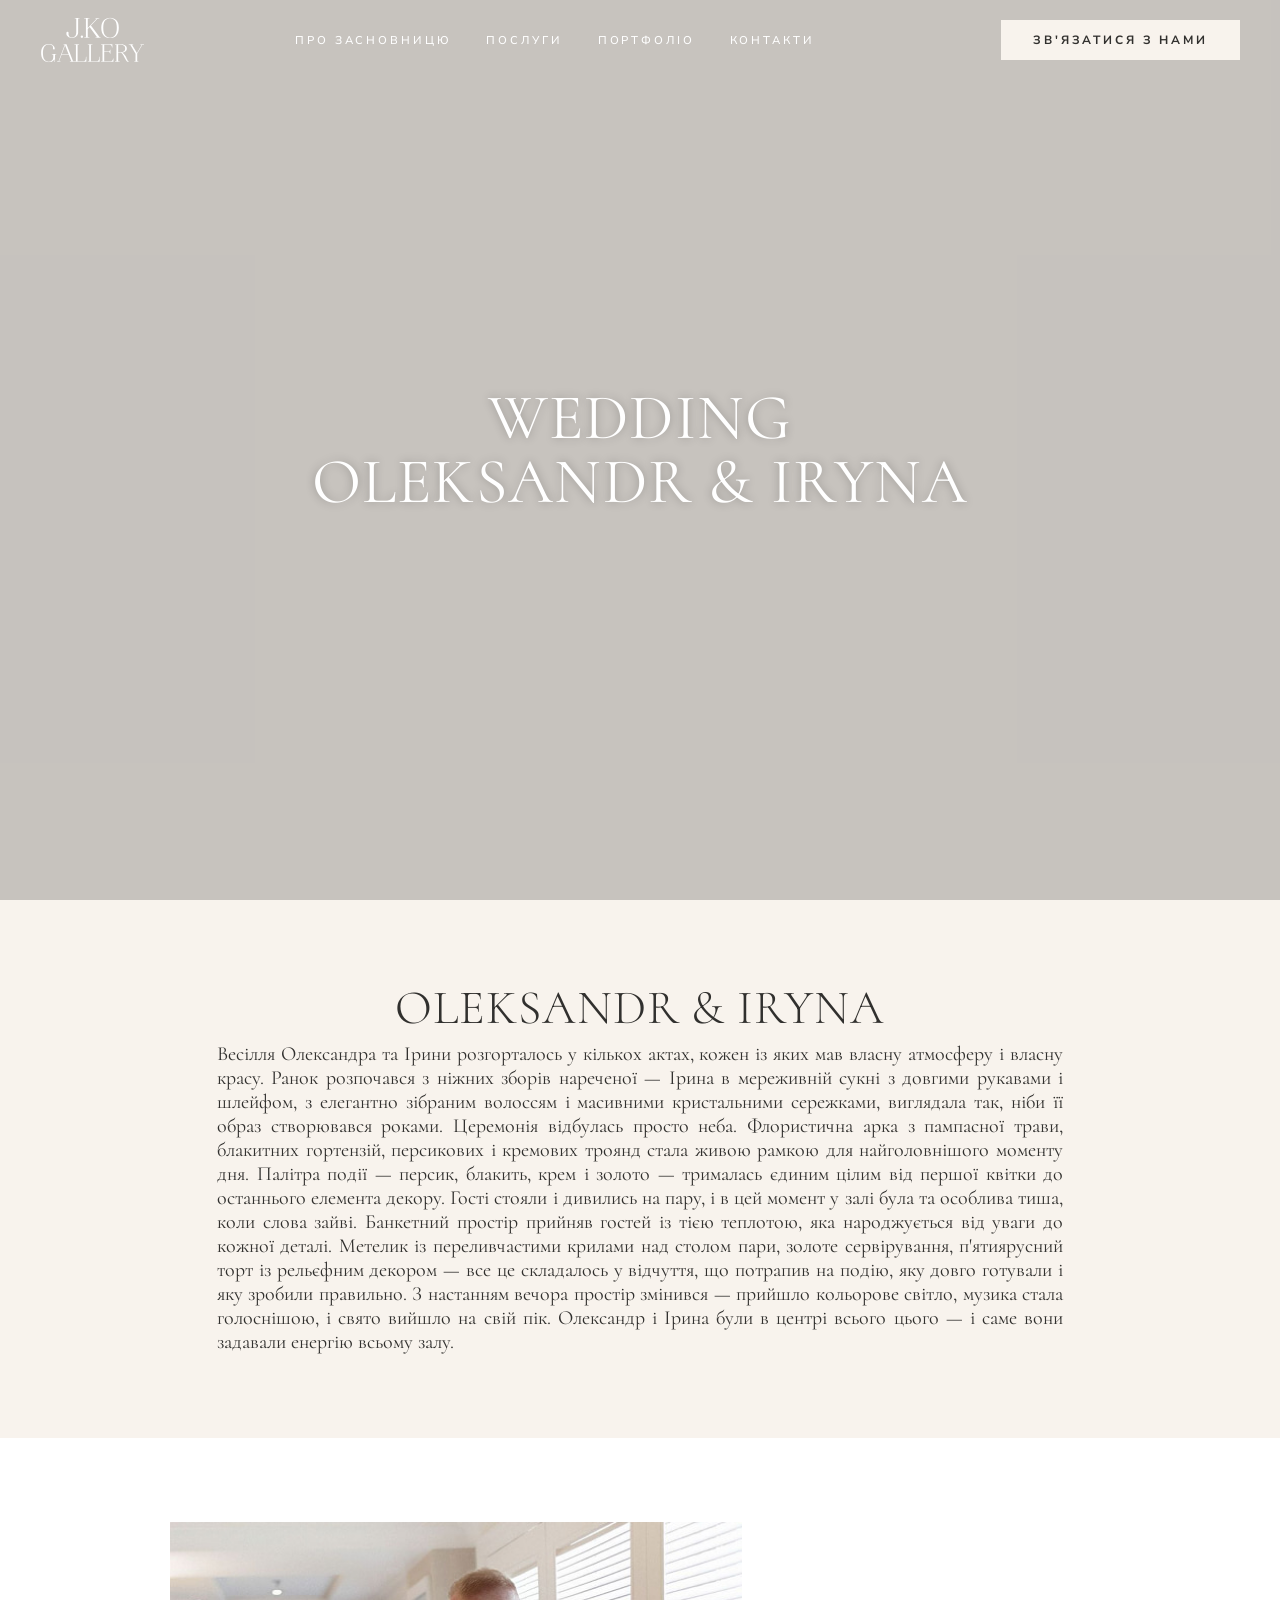
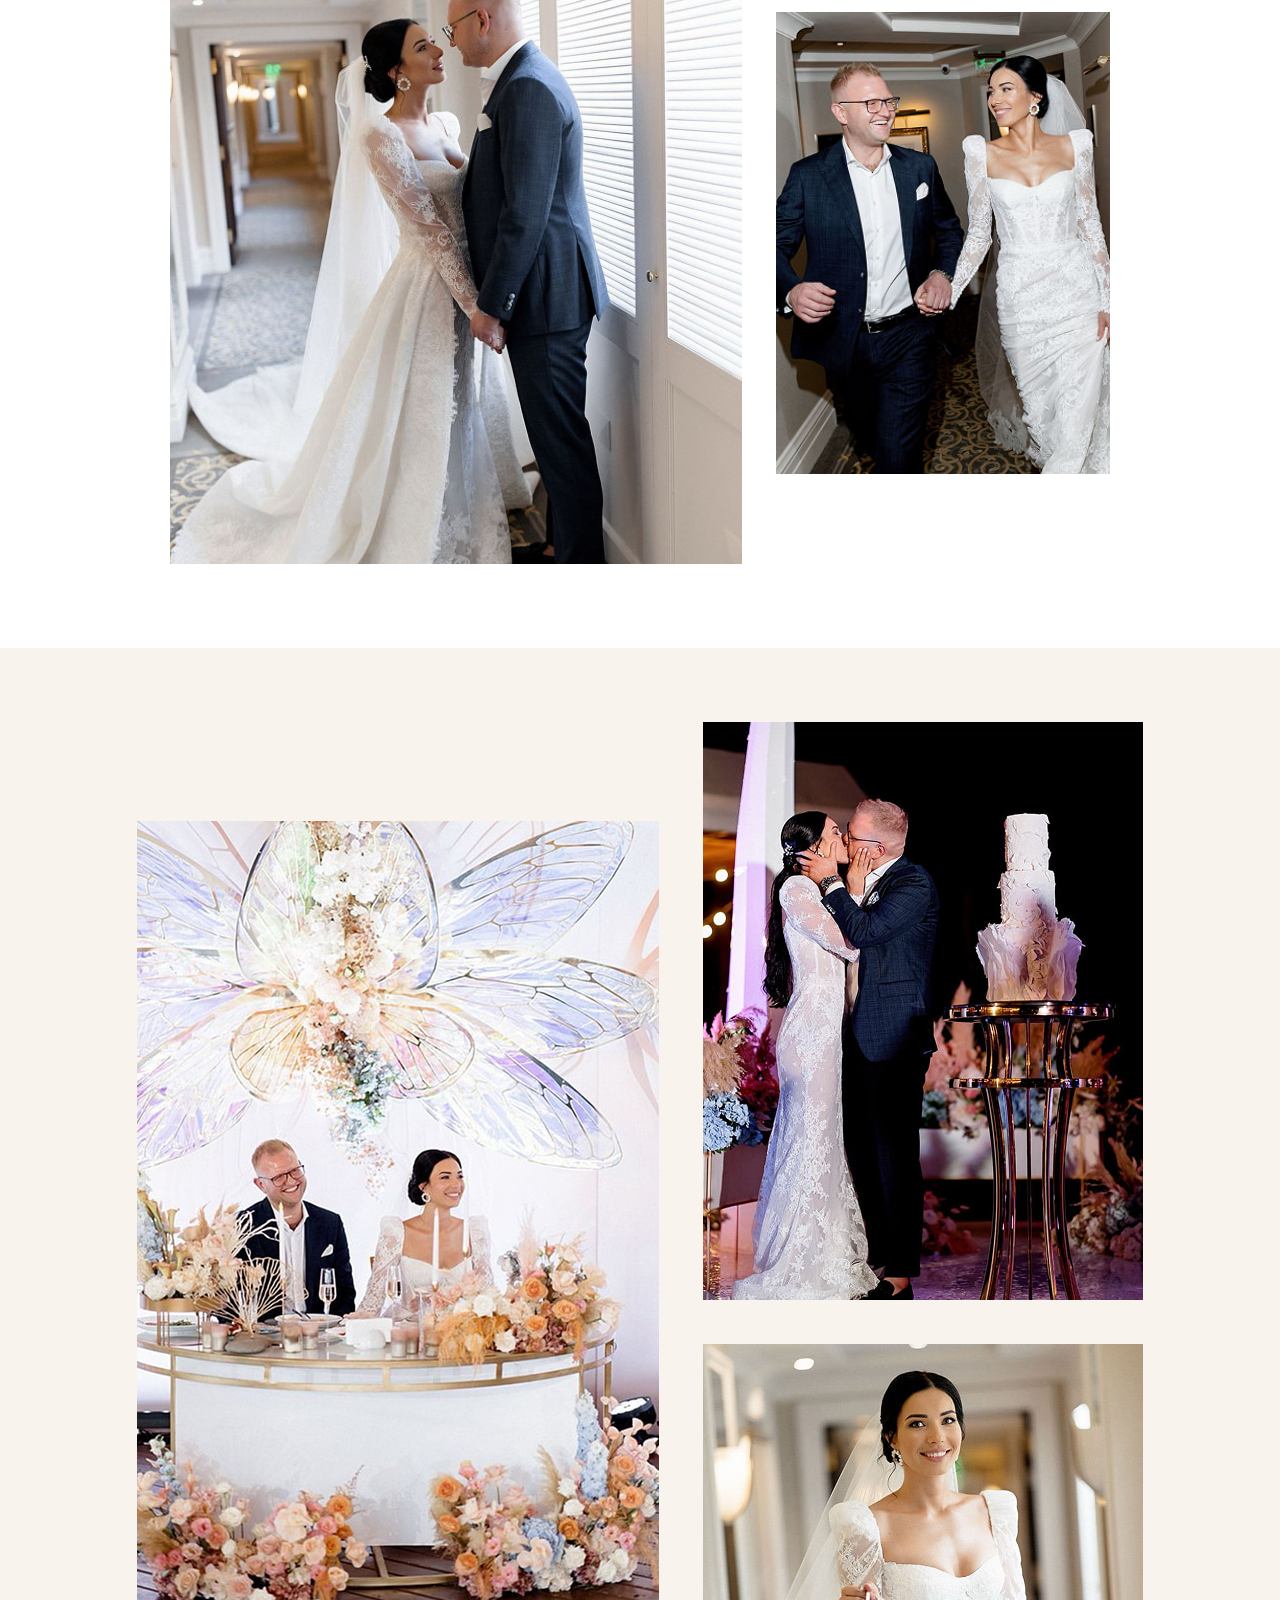
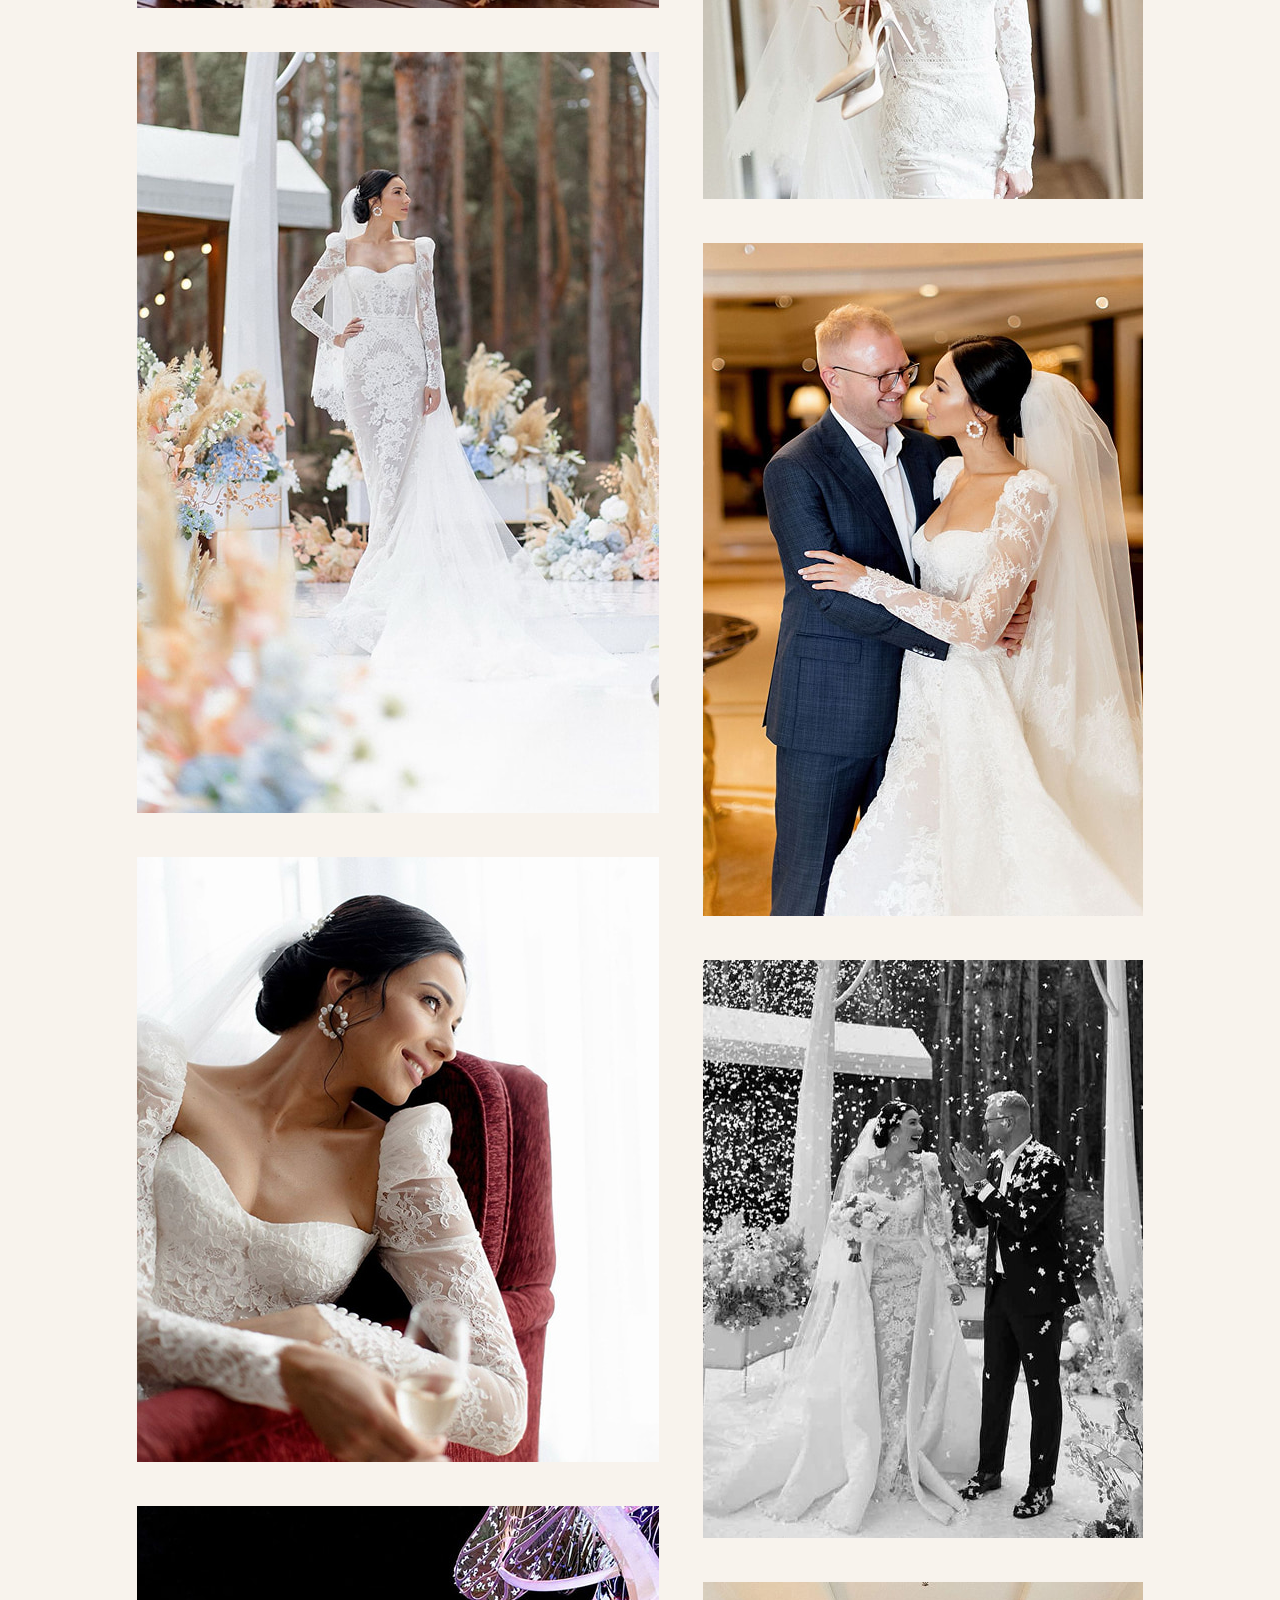
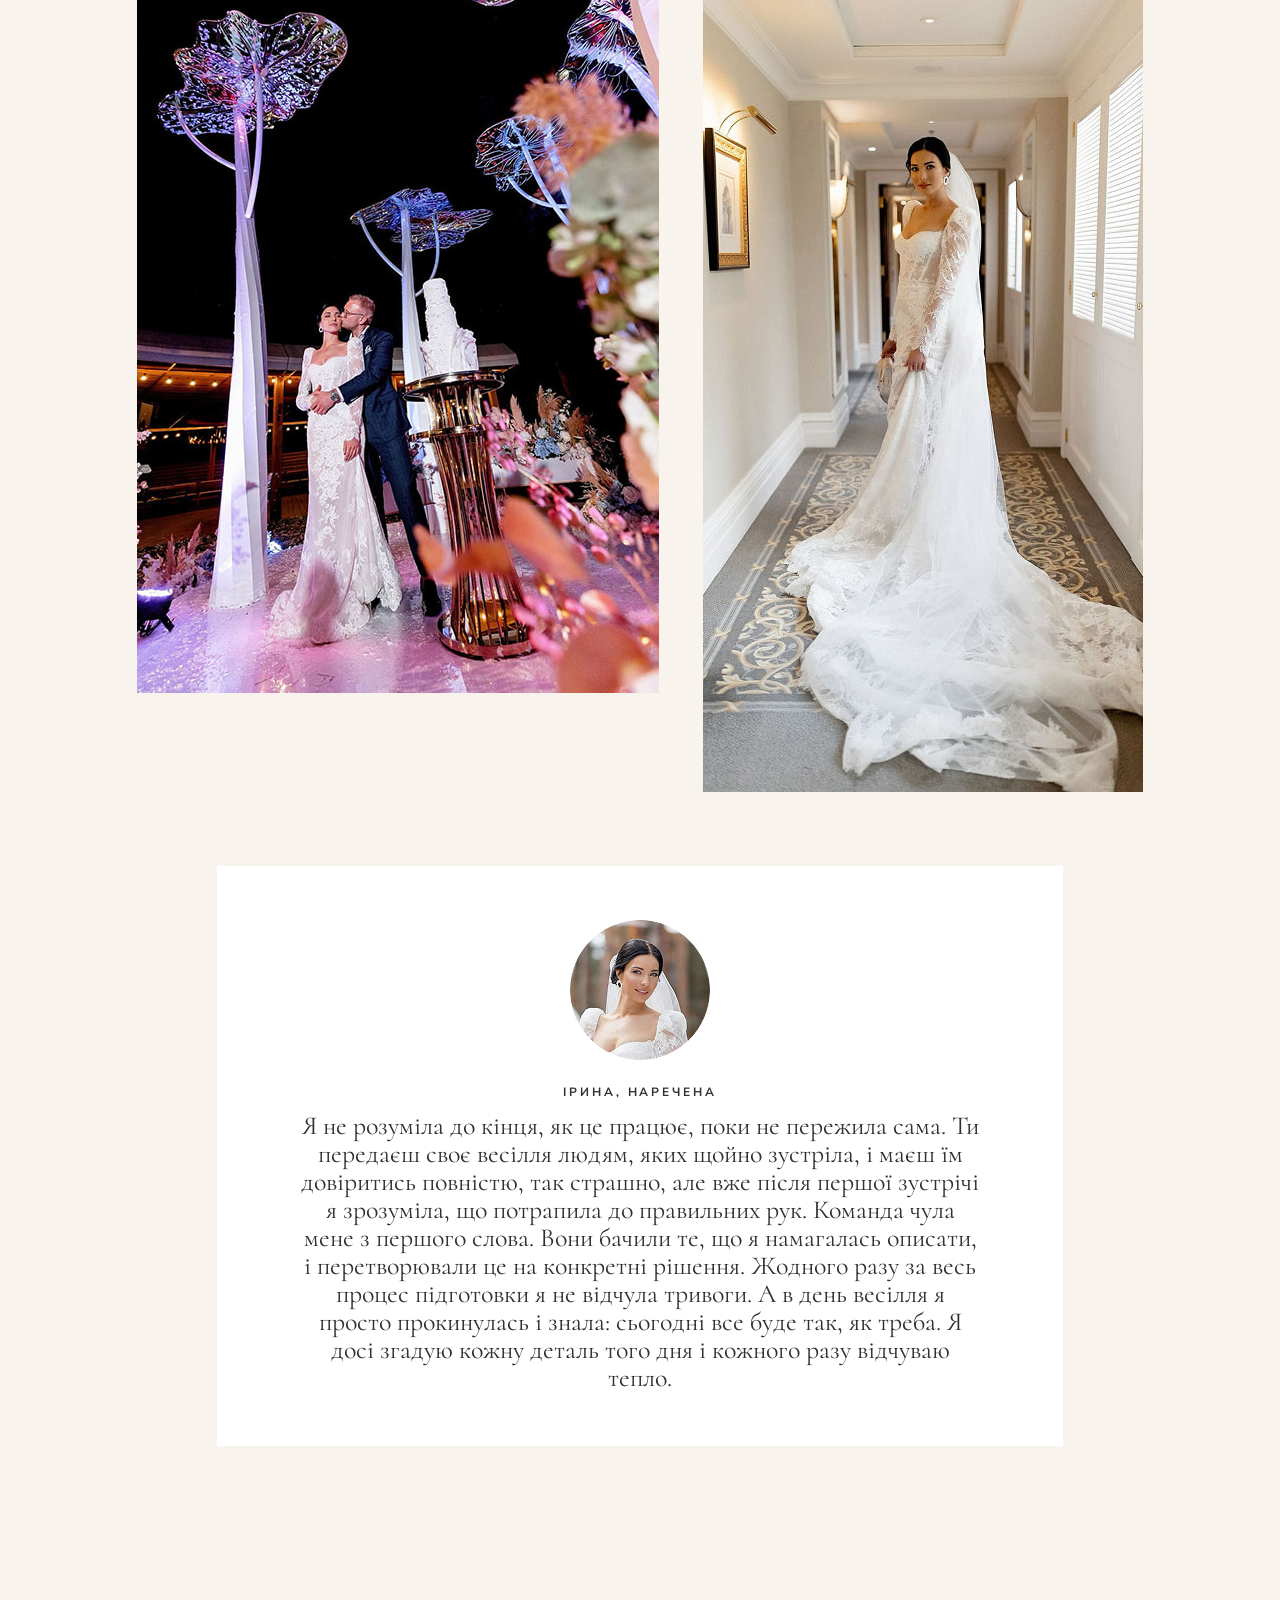
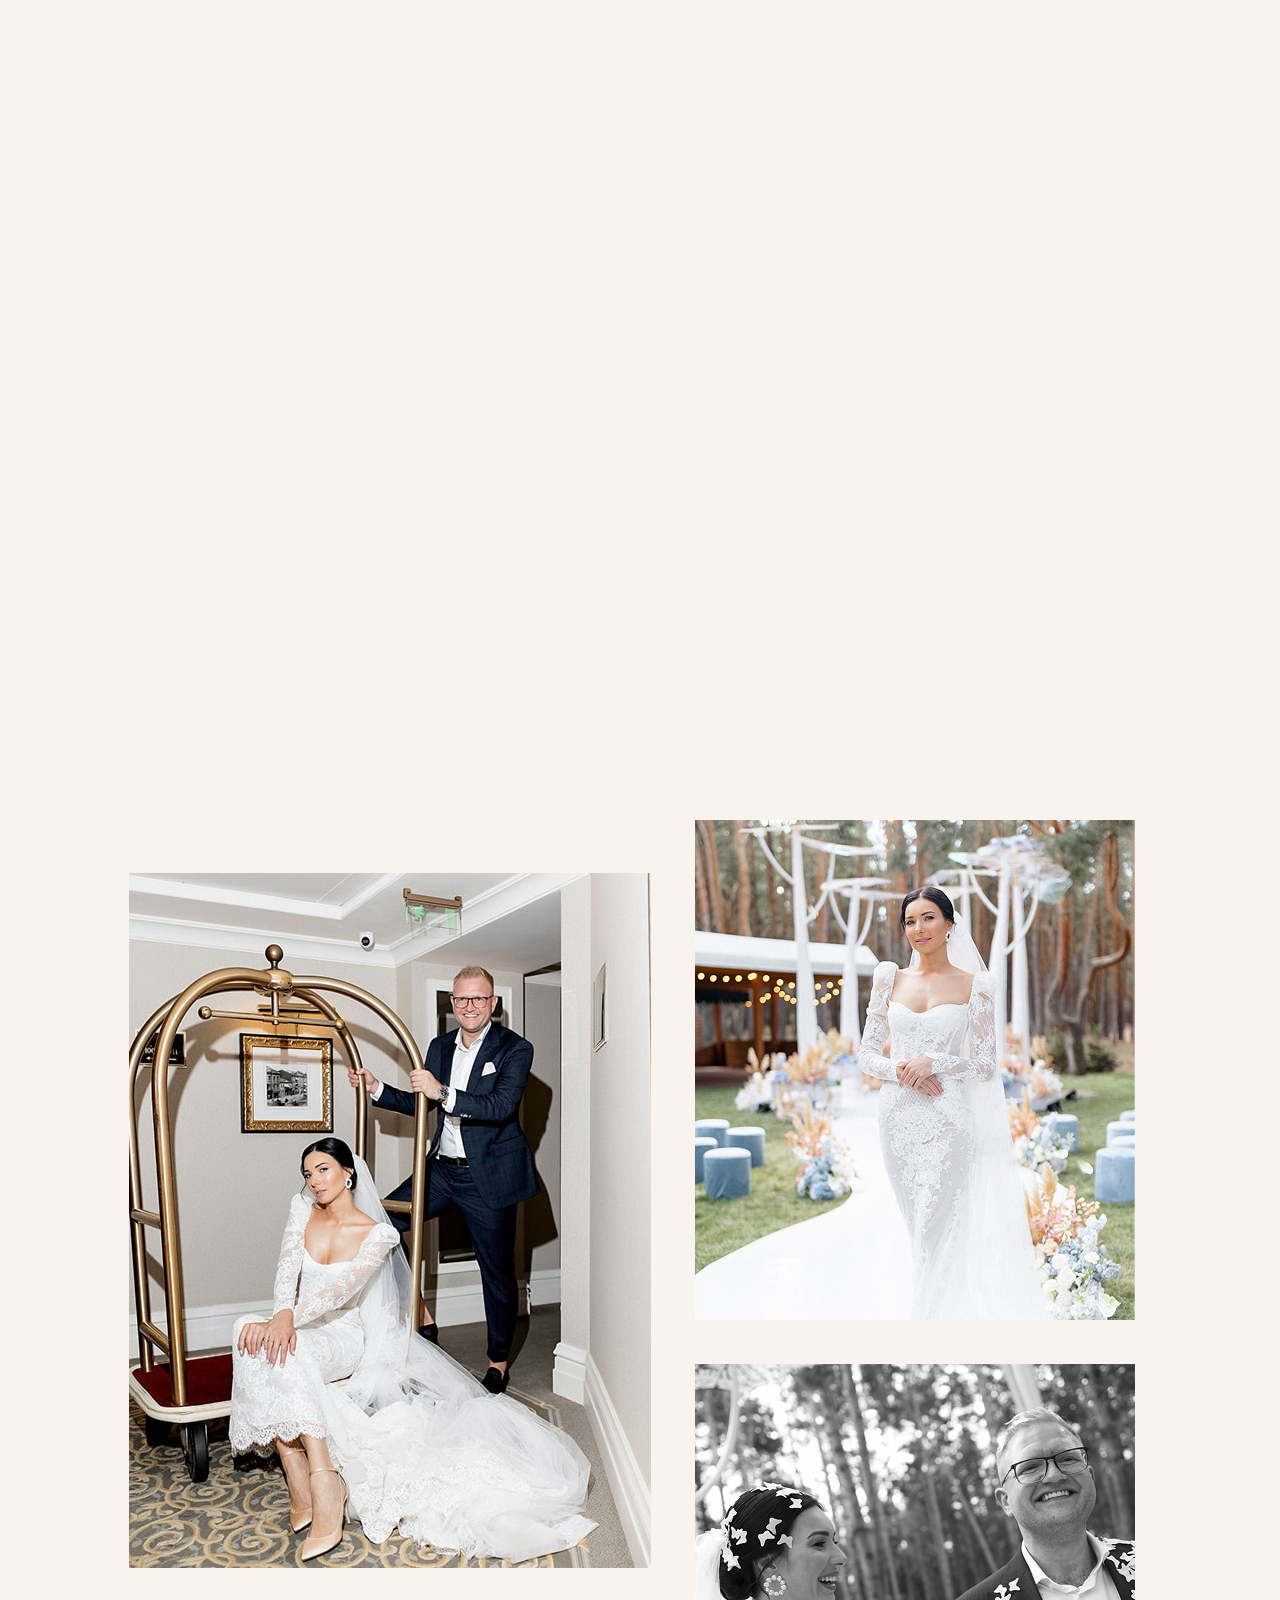
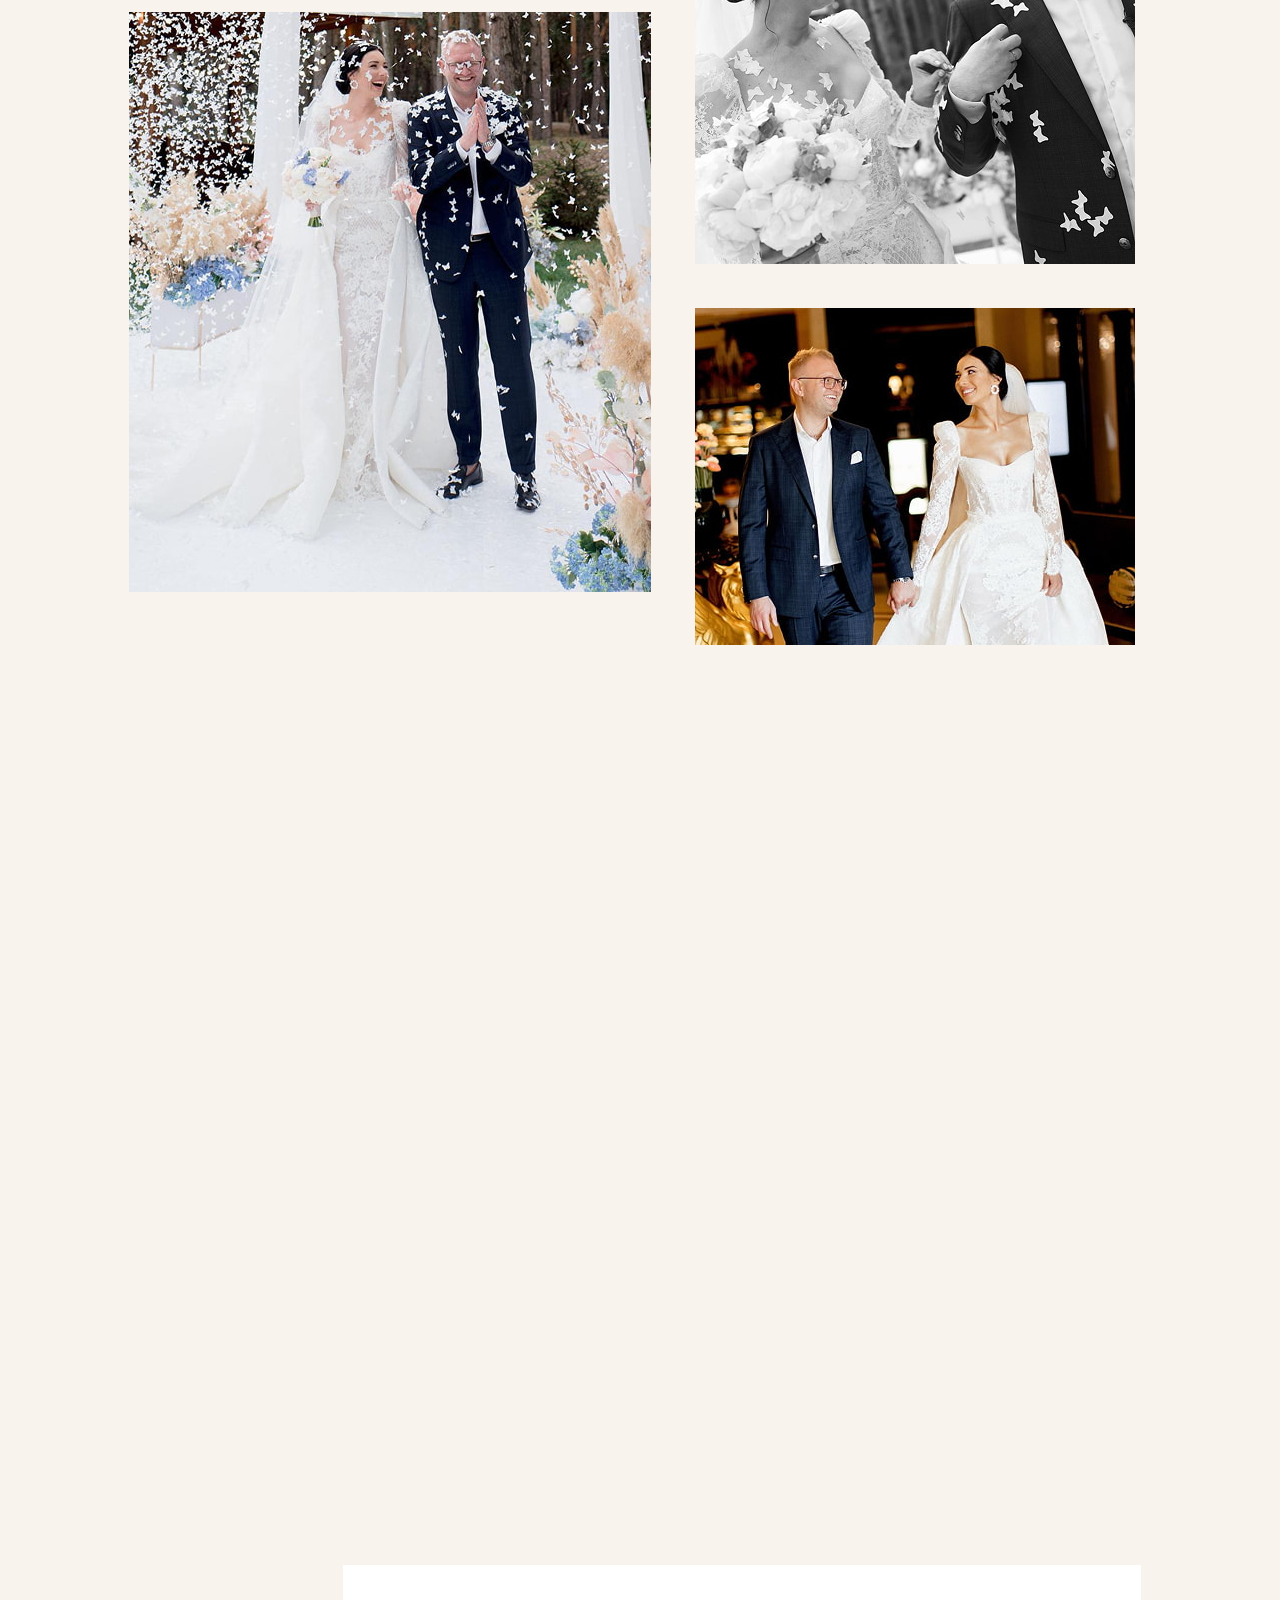
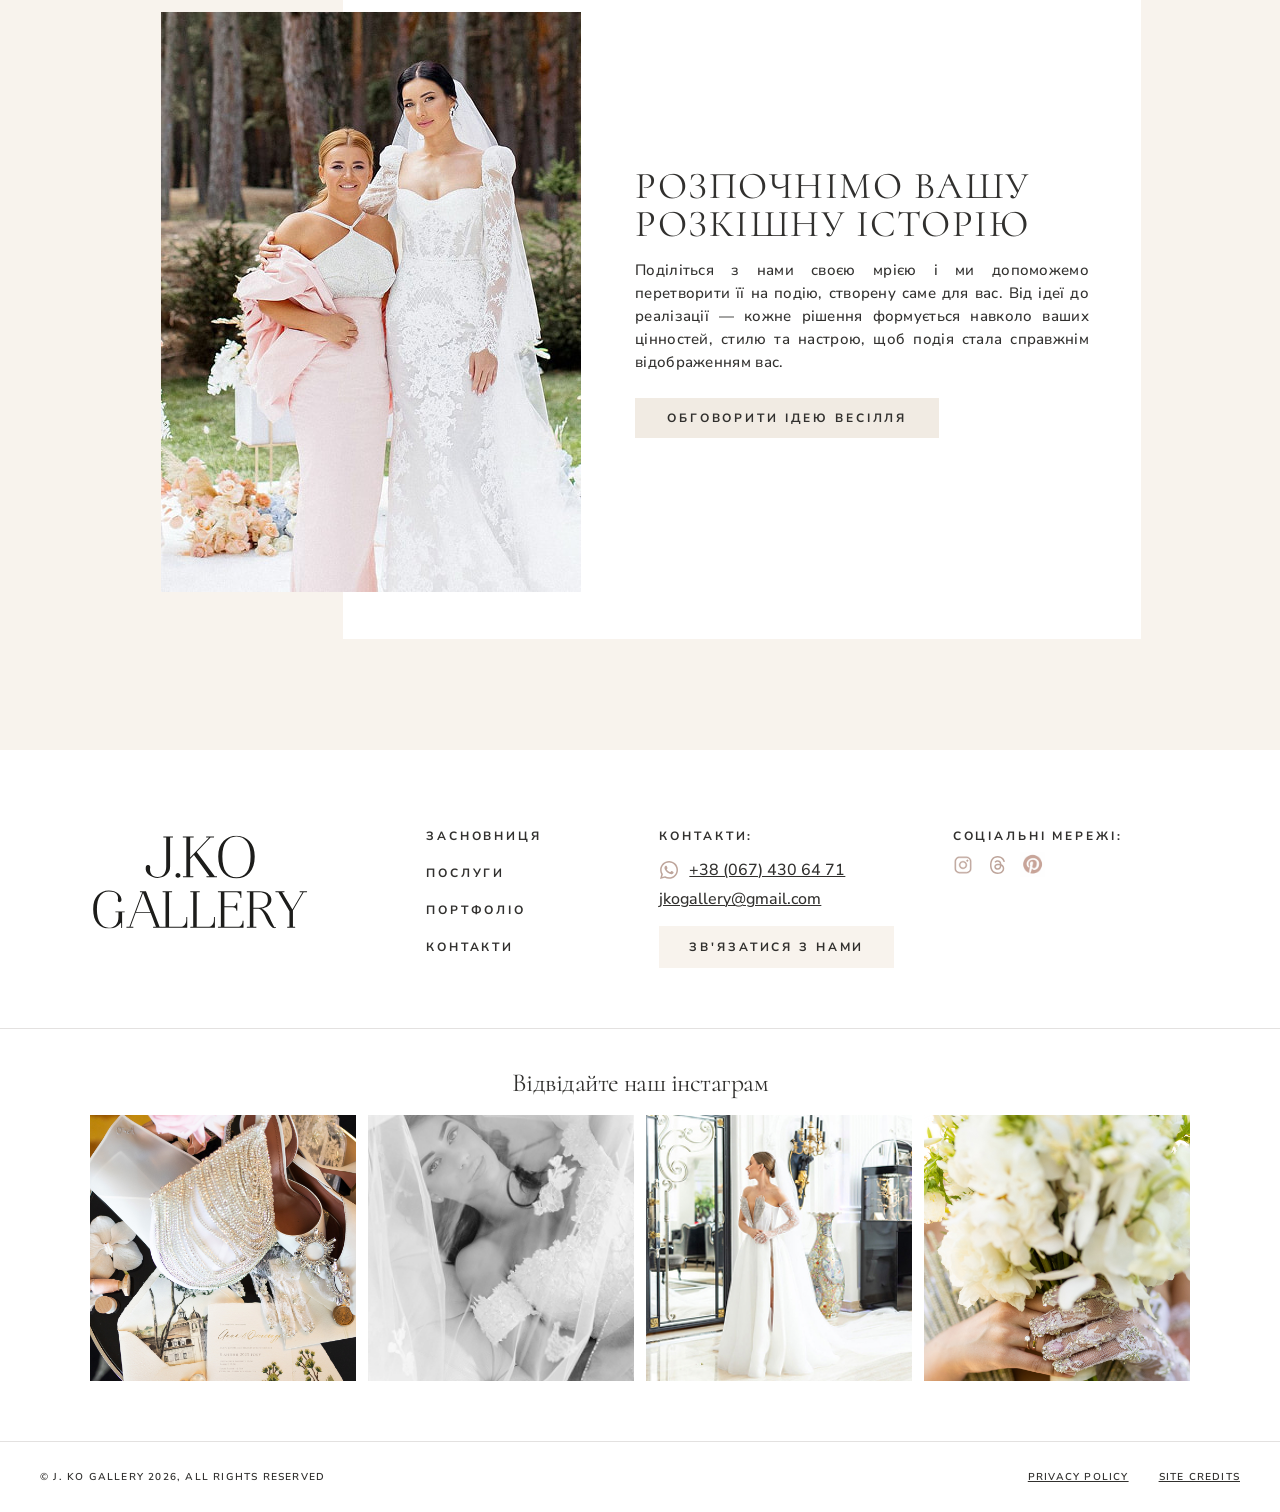
<file: portfolio-oleksandr-iryna.html>
<!DOCTYPE html>
<html lang="uk">
<head>
    <meta charset="UTF-8">
    <meta name="viewport" content="width=device-width, initial-scale=1.0">
    <title>Wedding Oleksandr & Iryna - J.KO GALLERY</title>
    <link rel="preconnect" href="https://fonts.googleapis.com">
    <link rel="preconnect" href="https://fonts.gstatic.com" crossorigin>
    <link href="https://fonts.googleapis.com/css2?family=Nunito+Sans:wght@300;400;500;700&family=Cormorant:wght@300;400;500&display=swap" rel="stylesheet">
    <link rel="stylesheet" href="style.css">
    <link rel="stylesheet" href="portfolio-oleksandr-iryna-style.css">
</head>
<body>
    <button class="mobile-menu-btn" id="mobileMenuBtn">
        <img src="src/img/ic_menu.svg" alt="Menu" class="mobile-menu-icon">
    </button>

    <div class="mobile-menu" id="mobileMenu">
        <button class="mobile-menu-close" id="mobileMenuClose">
            <img src="src/img/ic_cross.svg" alt="Close" class="mobile-menu-close-icon">
        </button>
        <div class="mobile-menu-content">
            <div class="mobile-brand">
                <img src="src/img/for dev/icons and logo/logo-white.svg" alt="J.KO GALLERY" class="mobile-brand-logo">
            </div>
            <nav class="mobile-nav">
                <a href="index.html" class="mobile-nav-link">ГОЛОВНА</a>
                <a href="about.html" class="mobile-nav-link">ПРО ЗАСНОВНИЦЮ</a>
                <a href="services.html" class="mobile-nav-link">ПОСЛУГИ</a>
                <a href="portfolio.html" class="mobile-nav-link">ПОРТФОЛІО</a>
                <a href="contact.html" class="mobile-nav-link">КОНТАКТИ</a>
            </nav>
            <a href="contact.html" class="mobile-contact-btn">ЗВ'ЯЗАТИСЯ З НАМИ</a>
        </div>
    </div>

    <header class="header">
        <div class="header-left">
            <div class="profile-section">
                <a href="index.html" class="profile-image">
                    <img src="src/img/for dev/icons and logo/logo-white.svg" alt="J.KO GALLERY">
                </a>
            </div>
        </div>
        <nav class="header-nav">
            <a href="about.html" class="nav-link">ПРО ЗАСНОВНИЦЮ</a>
            <a href="services.html" class="nav-link">ПОСЛУГИ</a>
            <a href="portfolio.html" class="nav-link">ПОРТФОЛІО</a>
            <a href="contact.html" class="nav-link">КОНТАКТИ</a>
        </nav>
        <div class="header-right">
            <div class="languages">
                <span class="lang active">UA</span>
                <span class="lang">RU</span>
                <span class="lang">EN</span>
            </div>
            <a href="contact.html" class="contact-btn">ЗВ'ЯЗАТИСЯ З НАМИ</a>
        </div>
    </header>
    <!-- Sticky top CTA (matches portfolio) -->
    <div class="pf-sticky-cta" id="pfStickyCta" hidden aria-hidden="true">
        <div class="pf-sticky-cta-inner">
            <p class="pf-sticky-cta-text">Поділіться з нами своєю мрією і ми допоможемо перетворити її на подію, створену саме для вас</p>
            <a href="contact.html" class="pf-sticky-cta-btn">ЗВ'ЯЗАТИСЯ З НАМИ</a>
        </div>
    </div>

    <main class="oa-page">
        <section class="oa-hero">
            <video class="oa-hero-video" autoplay muted loop playsinline>
                <source src="src/img/case_w4/video/wedding-04-01.mp4" type="video/mp4">
            </video>
            <div class="oa-hero-overlay"></div>
            <div class="oa-hero-content">
                <h1>Wedding<br>Oleksandr &amp; Iryna</h1>
            </div>
        </section>

        <section class="oa-intro">
            <h2>OLEKSANDR &amp; IRYNA</h2>
            <p>
                Весілля Олександра та Ірини розгорталось у кількох актах, кожен із яких мав власну атмосферу і власну красу. Ранок розпочався з ніжних зборів нареченої — Ірина в мереживній сукні з довгими рукавами і шлейфом, з елегантно зібраним волоссям і масивними кристальними сережками, виглядала так, ніби її образ створювався роками. Церемонія відбулась просто неба. Флористична арка з пампасної трави, блакитних гортензій, персикових і кремових троянд стала живою рамкою для найголовнішого моменту дня. Палітра події — персик, блакить, крем і золото — трималась єдиним цілим від першої квітки до останнього елемента декору. Гості стояли і дивились на пару, і в цей момент у залі була та особлива тиша, коли слова зайві. Банкетний простір прийняв гостей із тією теплотою, яка народжується від уваги до кожної деталі. Метелик із переливчастими крилами над столом пари, золоте сервірування, п'ятиярусний торт із рельєфним декором — все це складалось у відчуття, що потрапив на подію, яку довго готували і яку зробили правильно. З настанням вечора простір змінився — прийшло кольорове світло, музика стала голоснішою, і свято вийшло на свій пік. Олександр і Ірина були в центрі всього цього — і саме вони задавали енергію всьому залу.
            </p>
        </section>

        <section class="oa-pair">
            <img src="src/img/case_w4/001-wedd04.jpg" alt="Wedding photo">
            <img src="src/img/case_w4/002-wedd04.jpg" alt="Wedding photo">
        </section>

        <section class="oa-columns oa-columns-tight oa-columns-tight-fullbg oa-columns-w4-main">
            <div class="oa-col">
                <img src="src/img/case_w4/01-wedd04.jpg" alt="">
                <img src="src/img/case_w4/02-wedd04.jpg" alt="">
                <img src="src/img/case_w4/03-wedd04.jpg" alt="">
                <img src="src/img/case_w4/04-wedd04.jpg" alt="">
            </div>
            <div class="oa-col oa-col-wide">
                <img src="src/img/case_w4/05-wedd04.jpg" alt="">
                <img src="src/img/case_w4/06-wedd04.jpg" alt="">
                <img src="src/img/case_w4/07-wedd04.jpg" alt="">
                <img src="src/img/case_w4/08-wedd04.jpg" alt="">
                <img src="src/img/case_w4/09-wedd04.jpg" alt="">
            </div>
        </section>
        <section class="pf-feedback-section">
            <div class="pf-feedback-container">
                <div class="pf-feedback-content">
                    <div class="pf-feedback-avatar">
                        <img src="src/img/case_w4/feedback-iryna-.png" alt="Iryna, bride">
                    </div>
                    <div class="pf-feedback-text">
                        <div class="pf-feedback-name">ІРИНА, НАРЕЧЕНА</div>
                        <p class="pf-feedback-quote">
                            Я не розуміла до кінця, як це працює, поки не пережила сама. Ти передаєш своє весілля людям, яких щойно зустріла, і маєш їм довіритись повністю, так страшно, але вже після першої зустрічі я зрозуміла, що потрапила до правильних рук. Команда чула мене з першого слова. Вони бачили те, що я намагалась описати, і перетворювали це на конкретні рішення. Жодного разу за весь процес підготовки я не відчула тривоги. А в день весілля я просто прокинулась і знала: сьогодні все буде так, як треба. Я досі згадую кожну деталь того дня і кожного разу відчуваю тепло.                        </p>
                    </div>
                </div>
            </div>
        </section>
        <section class="oa-banner">
            <video class="oa-banner-video" autoplay muted loop playsinline>
                <source src="src/img/case_w4/video/wedding-04-02.mp4" type="video/mp4">
            </video>
        </section>

        

        <section class="oa-columns oa-columns-center-left oa-columns-w4-secondary">
            <div class="oa-col">
                <img src="src/img/case_w4/10-wedd04.jpg" alt="">
                <img src="src/img/case_w4/11-wedd04.jpg" alt="">
            </div>
            <div class="oa-col oa-col-wide">
                <img src="src/img/case_w4/12-wedd04.jpg" alt="">
                <img src="src/img/case_w4/13-wedd04.jpg" alt="">
                <img src="src/img/case_w4/14-wedd04.jpg" alt="">
            </div>
        </section>
        <section class="oa-video-fixed">
            <video class="oa-video-fixed-el" autoplay muted loop playsinline>
                <source src="src/img/case_w4/video/wedding-04-03.mp4" type="video/mp4">
            </video>
        </section>

                

        <section class="oa-cta">
            <img src="src/img/case_w4/Yuliia-16.jpg" alt="">
            <div class="oa-cta-text">
                <h3>РОЗПОЧНІМО ВАШУ РОЗКІШНУ ІСТОРІЮ</h3>
                <p>
                    Поділіться з нами своєю мрією і ми допоможемо перетворити її на подію, створену саме для вас. Від ідеї до реалізації — кожне рішення формується навколо ваших цінностей, стилю та настрою, щоб подія стала справжнім відображенням вас.
                </p>
                <a href="contact.html">обговорити ідею весілля</a>
            </div>
        </section>
        <section class="case-separator" aria-hidden="true"></section>
    </main>

    <footer class="footer">
        <div class="footer-content">
            <div class="footer-logo">
                <a href="index.html">
                    <img src="src/img/for dev/icons and logo/logo-black.svg" alt="J.KO GALLERY" class="footer-logo-img">
                </a>
            </div>
            <nav class="footer-nav">
                <a href="about.html" class="footer-nav-link">ЗАСНОВНИЦЯ</a>
                <a href="services.html" class="footer-nav-link">ПОСЛУГИ</a>
                <a href="portfolio.html" class="footer-nav-link">ПОРТФОЛІО</a>
                <a href="contact.html" class="footer-nav-link">КОНТАКТИ</a>
            </nav>
            <div class="footer-contacts">
                <h3 class="footer-section-title">КОНТАКТИ:</h3>
                <div class="footer-contact">
                    <div class="footer-phone">
                        <img src="src/img/for dev/icons and logo/whatsapp.svg" alt="WhatsApp" class="footer-icon">
                        <a href="tel:+380674306471" class="footer-contact-link">+38 (067) 430 64 71</a>
                    </div>
                    <div class="footer-email">
                        <a href="mailto:jkogallery@gmail.com" class="footer-contact-link">jkogallery@gmail.com</a>
                    </div>
                </div>
                <a href="contact.html" class="footer-btn">ЗВ'ЯЗАТИСЯ З НАМИ</a>
            </div>
            <div class="footer-right">
                <h3 class="footer-section-title">СОЦІАЛЬНІ МЕРЕЖІ:</h3>
                <div class="footer-social">
                    <a href="https://www.instagram.com/jko_gallery/" class="footer-social-link" target="_blank" rel="noopener noreferrer">
                        <img src="src/img/for dev/icons and logo/instagram.svg" alt="Instagram" class="footer-social-icon">
                    </a>
                    <a href="https://www.threads.com/@juliakovinko?xmt=AQF0-ck61pvXUQDFmIZNkJqVhKGXguqFOk3-LTiBStXwZ5I" class="footer-social-link" target="_blank" rel="noopener noreferrer">
                        <img src="src/img/for dev/icons and logo/threads.svg" alt="Threads" class="footer-social-icon">
                    </a>
                    <a href="#" class="footer-social-link">
                        <img src="src/img/for dev/icons and logo/pinterest.png" alt="Pinterest" class="footer-social-icon footer-social-icon-pinterest">
                    </a>
                </div>
            </div>
        </div>
    </footer>

    <script>
      // Sticky top CTA — appears after first content block (oa-pair/oa-columns/oa-top-strip)
      (function() {
        const stickyCta = document.getElementById('pfStickyCta');
        const mobileMenuBtn = document.getElementById('mobileMenuBtn');
        const mobileMenuCloseBtn = document.getElementById('mobileMenuClose');
        if (!stickyCta) return;
        const triggerBlock = document.querySelector('.oa-pair') || document.querySelector('.oa-columns') || document.querySelector('.oa-top-strip') || document.querySelector('main section');
        function updateStickyCta() {
          if (!triggerBlock) return;
          const triggerRect = triggerBlock.getBoundingClientRect();
          const mainHeaderHeight = 80;
          const shouldShow = triggerRect.top <= (mainHeaderHeight + 40);
          stickyCta.hidden = !shouldShow;
          stickyCta.classList.toggle('is-visible', shouldShow);
          stickyCta.setAttribute('aria-hidden', shouldShow ? 'false' : 'true');
          document.body.classList.toggle('sticky-cta-visible', shouldShow);
          if (mobileMenuBtn) {
            const showWithPanel = window.innerWidth <= 1130 && shouldShow;
            mobileMenuBtn.classList.toggle('with-sticky-panel', showWithPanel);
            if (mobileMenuCloseBtn) mobileMenuCloseBtn.classList.toggle('with-sticky-panel', showWithPanel);
          }
        }
        let ticking = false;
        window.addEventListener('scroll', () => {
          if (ticking) return;
          ticking = true;
          requestAnimationFrame(() => { updateStickyCta(); ticking = false; });
        }, { passive: true });
        window.addEventListener('resize', updateStickyCta);
        updateStickyCta();
      })();
    </script>

    <section class="instagram-section">
        <div class="instagram-section-content">
            <h2 class="instagram-title">Відвідайте наш інстаграм</h2>
            <div class="instagram-gallery">
                <div class="instagram-item"><img src="src/img/for dev/insta/inst1.jpg" alt=""></div>
                <div class="instagram-item"><img src="src/img/for dev/insta/inst2.jpg" alt=""></div>
                <div class="instagram-item"><img src="src/img/for dev/insta/inst3.jpg" alt=""></div>
                <div class="instagram-item"><img src="src/img/for dev/insta/inst4.jpg" alt=""></div>
            </div>
        </div>
    </section>

    <footer class="footer-bottom">
        <div class="footer-bottom-content">
            <p class="footer-copyright">© J. KO GALLERY 2026, ALL RIGHTS RESERVED</p>
            <div class="footer-bottom-links">
                <a href="#" class="footer-bottom-link">PRIVACY POLICY</a>
                <a href="#" class="footer-bottom-link">SITE CREDITS</a>
            </div>
        </div>
    </footer>

    <script>
        const mobileMenuBtn = document.getElementById('mobileMenuBtn');
        const mobileMenu = document.getElementById('mobileMenu');
        const mobileMenuClose = document.getElementById('mobileMenuClose');

        if (mobileMenuBtn && mobileMenu && mobileMenuClose) {
            mobileMenuBtn.addEventListener('click', () => {
                mobileMenu.classList.add('active');
                document.body.classList.add('menu-open');
            });

            mobileMenuClose.addEventListener('click', () => {
                mobileMenu.classList.remove('active');
                document.body.classList.remove('menu-open');
            });
        }

        (function() {
            const header = document.querySelector('.header');
            if (!header) return;
            window.addEventListener('scroll', () => {
                const currentScroll = window.pageYOffset || window.scrollY || 0;
                header.classList.toggle('hidden', currentScroll > 0);
            }, { passive: true });
        })();

        // Burger icon: white over hero, dark after hero on mobile
        (function() {
            const mobileMenuBtn = document.getElementById('mobileMenuBtn');
            const mobileMenuIcon = document.querySelector('.mobile-menu-icon');
            const hero = document.querySelector('.oa-hero');
            if (!mobileMenuBtn || !mobileMenuIcon || !hero) return;

            function updateBurgerColor() {
                if (window.innerWidth > 780) {
                    mobileMenuBtn.classList.remove('on-hero');
                    return;
                }

                const scrollY = window.pageYOffset || window.scrollY || 0;
                const menuBtnBottom = mobileMenuBtn.getBoundingClientRect().bottom + scrollY;
                const heroBottom = hero.offsetTop + hero.offsetHeight;
                mobileMenuBtn.classList.toggle('on-hero', menuBtnBottom <= heroBottom);
                mobileMenuIcon.src = 'src/img/ic_menu.svg';
            }

            let ticking = false;
            function onScroll() {
                if (ticking) return;
                ticking = true;
                window.requestAnimationFrame(() => {
                    updateBurgerColor();
                    ticking = false;
                });
            }

            window.addEventListener('scroll', onScroll, { passive: true });
            window.addEventListener('resize', updateBurgerColor);
            updateBurgerColor();
        })();

        (function() {
            const track = document.getElementById('oaTopTrack');
            const viewport = document.getElementById('oaTopViewport');
            const prevBtn = document.getElementById('oaTopPrev');
            const nextBtn = document.getElementById('oaTopNext');
            if (!track || !viewport || !prevBtn || !nextBtn) return;

            const originals = Array.from(track.children);
            if (!originals.length) return;

            const total = originals.length;
            const startRealIndex = 1;
            const before = originals.map((n) => n.cloneNode(true));
            const after = originals.map((n) => n.cloneNode(true));
            track.replaceChildren(...before, ...originals, ...after);

            let slides = Array.from(track.children);
            let vIndex = total + startRealIndex;
            let isAnimating = false;

            function markCenter() {
                slides.forEach((s) => s.classList.remove('is-center'));
                if (slides[vIndex]) slides[vIndex].classList.add('is-center');
            }

            function targetTranslateX() {
                const centerSlide = slides[vIndex];
                if (!centerSlide) return 0;
                const centerX = centerSlide.offsetLeft + centerSlide.offsetWidth / 2;
                const vpW = viewport.clientWidth;
                return -(centerX - vpW / 2);
            }

            function applyTransform(withAnim) {
                markCenter();
                if (!withAnim) track.classList.add('no-transition');
                else track.classList.remove('no-transition');
                track.style.transform = 'translateX(' + targetTranslateX() + 'px)';
                if (!withAnim) {
                    track.getBoundingClientRect();
                    track.classList.remove('no-transition');
                }
            }

            function normalize() {
                if (vIndex >= total * 2) {
                    vIndex -= total;
                    applyTransform(false);
                } else if (vIndex < total) {
                    vIndex += total;
                    applyTransform(false);
                }
            }

            function move(step) {
                if (isAnimating) return;
                isAnimating = true;
                vIndex += step;
                applyTransform(true);
            }

            track.addEventListener('transitionend', () => {
                normalize();
                isAnimating = false;
            });

            prevBtn.addEventListener('click', () => move(-1));
            nextBtn.addEventListener('click', () => move(1));
            window.addEventListener('resize', () => applyTransform(false));
            window.addEventListener('load', () => applyTransform(false));
            applyTransform(false);
        })();

        (function() {
            const track = document.getElementById('oaPhotoTrack');
            const viewport = document.getElementById('oaPhotoViewport');
            const prevBtn = document.getElementById('oaPhotoPrev');
            const nextBtn = document.getElementById('oaPhotoNext');
            if (!track || !viewport || !prevBtn || !nextBtn) return;

            const originals = Array.from(track.children);
            if (!originals.length) return;

            const total = originals.length;
            const startRealIndex = 0;

            const before = originals.map((n) => n.cloneNode(true));
            const after = originals.map((n) => n.cloneNode(true));
            track.replaceChildren(...before, ...originals, ...after);

            let slides = Array.from(track.children);
            let vIndex = total + startRealIndex;
            let isAnimating = false;

            function targetTranslateX() {
                const currentSlide = slides[vIndex];
                if (!currentSlide) return 0;
                return -currentSlide.offsetLeft;
            }

            function applyTransform(withAnim) {
                if (!withAnim) track.classList.add('no-transition');
                else track.classList.remove('no-transition');
                track.style.transform = 'translateX(' + targetTranslateX() + 'px)';
                if (!withAnim) {
                    track.getBoundingClientRect();
                    track.classList.remove('no-transition');
                }
            }

            function normalize() {
                if (vIndex >= total * 2) {
                    vIndex -= total;
                    applyTransform(false);
                } else if (vIndex < total) {
                    vIndex += total;
                    applyTransform(false);
                }
            }

            function move(step) {
                if (isAnimating) return;
                isAnimating = true;
                vIndex += step;
                applyTransform(true);
            }

            track.addEventListener('transitionend', () => {
                normalize();
                isAnimating = false;
            });

            prevBtn.addEventListener('click', () => move(-1));
            nextBtn.addEventListener('click', () => move(1));

            window.addEventListener('resize', () => applyTransform(false));
            window.addEventListener('load', () => applyTransform(false));

            slides.forEach((slide) => {
                const img = slide.querySelector('img');
                if (img && !img.complete) {
                    img.addEventListener('load', () => applyTransform(false), { once: true });
                }
            });

            applyTransform(false);
        })();
    </script>
</body>
</html>
</file>
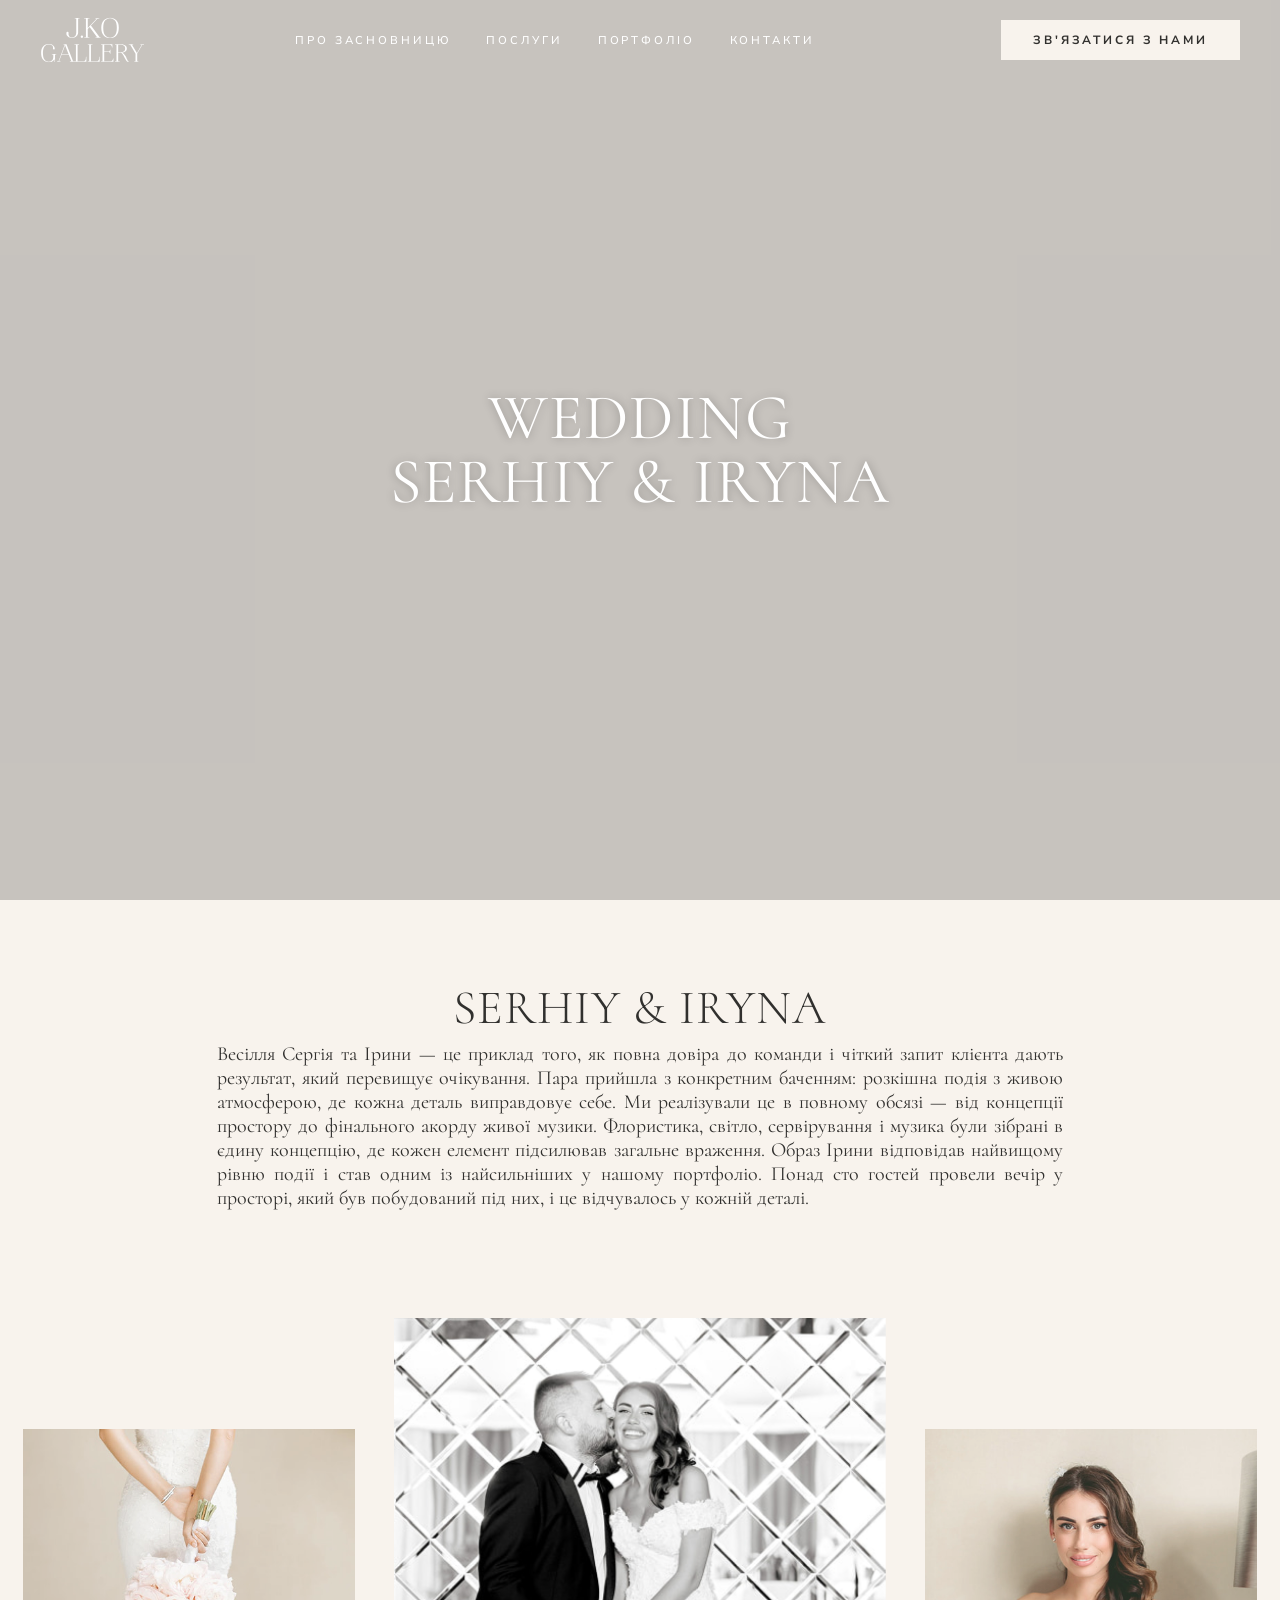
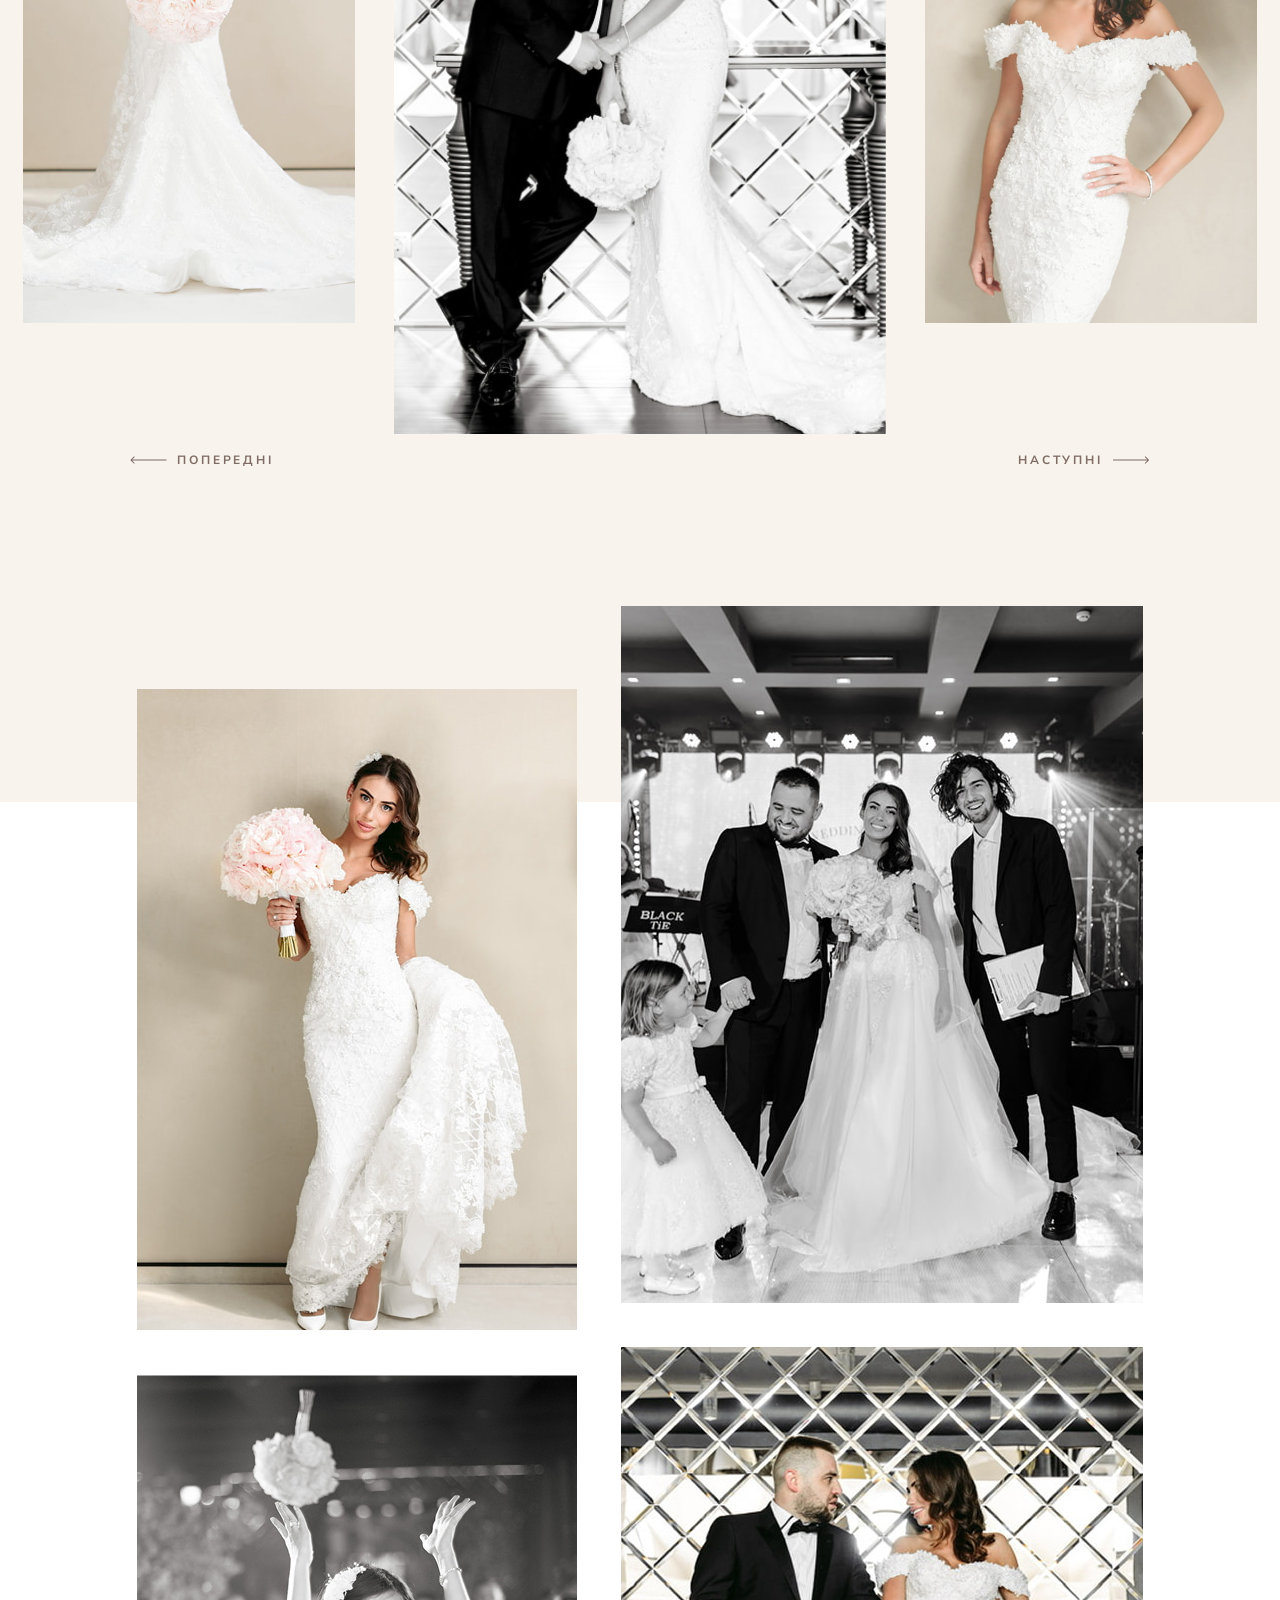
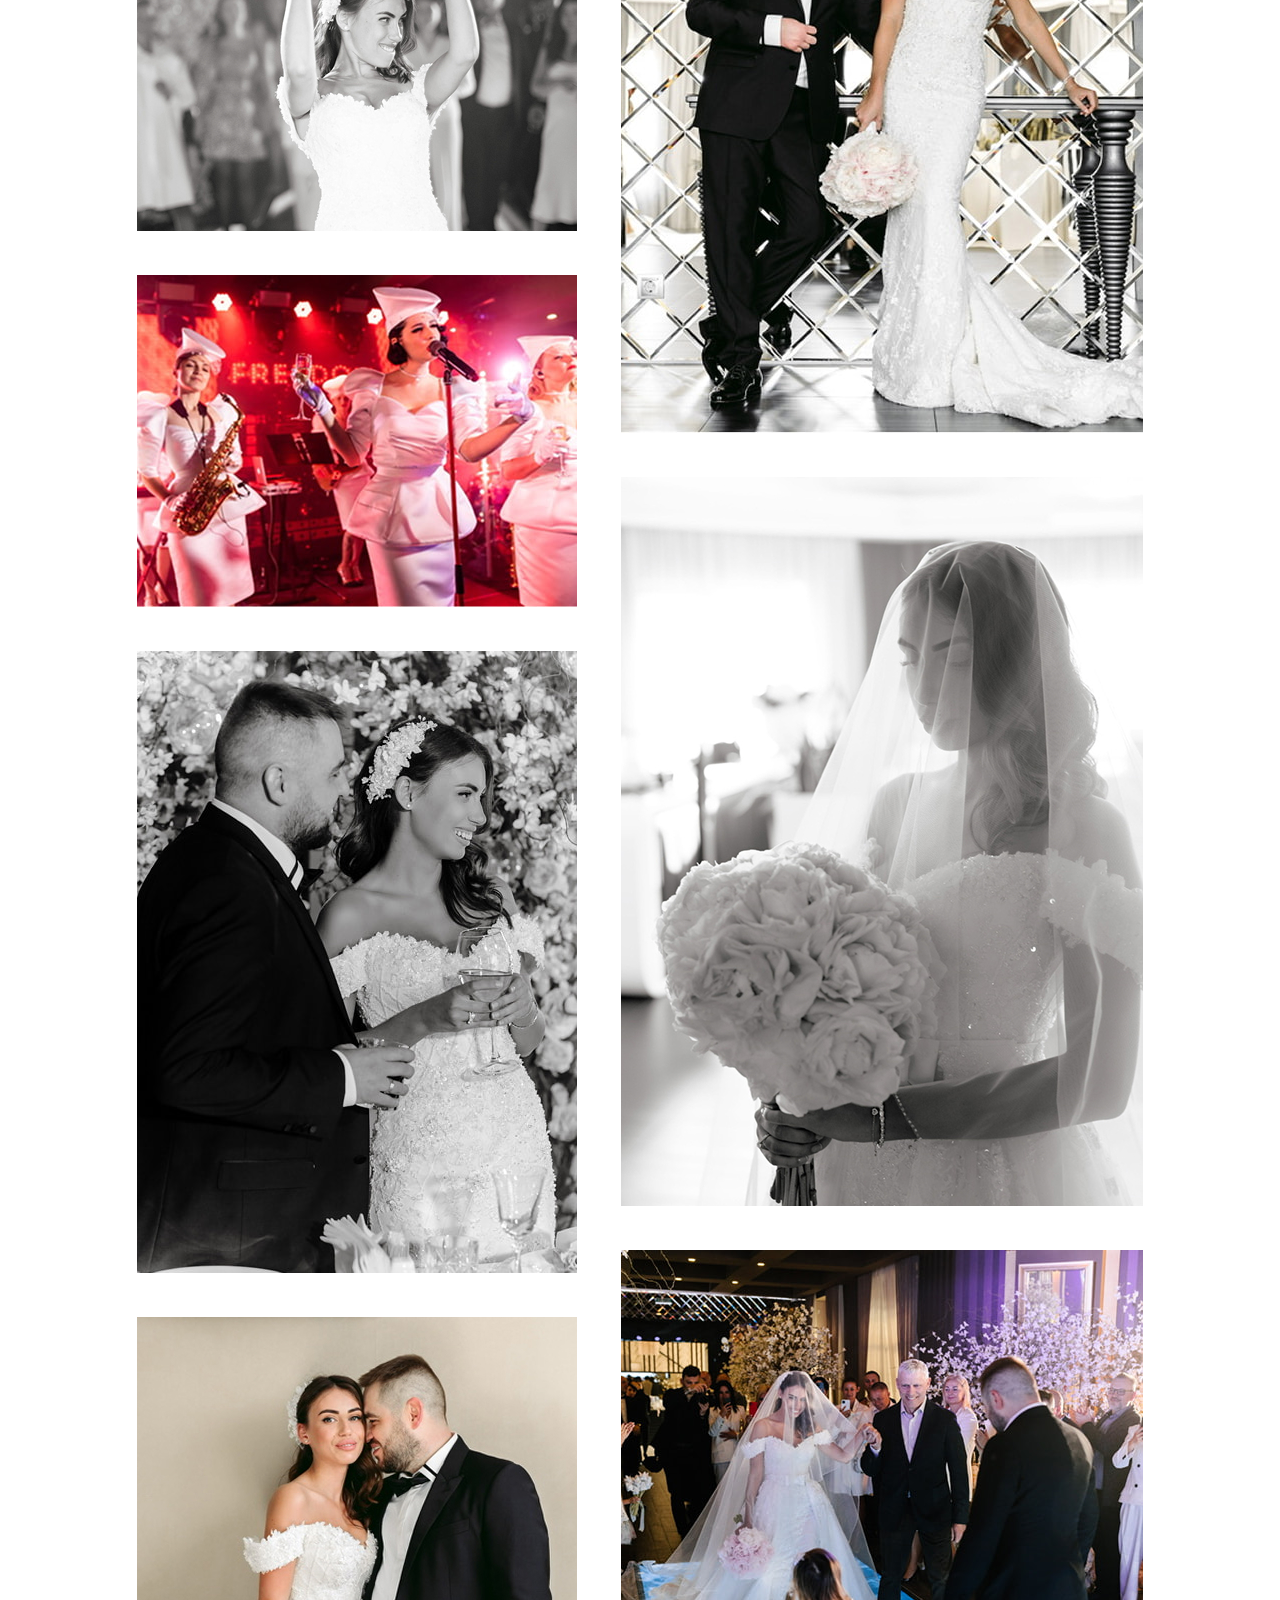
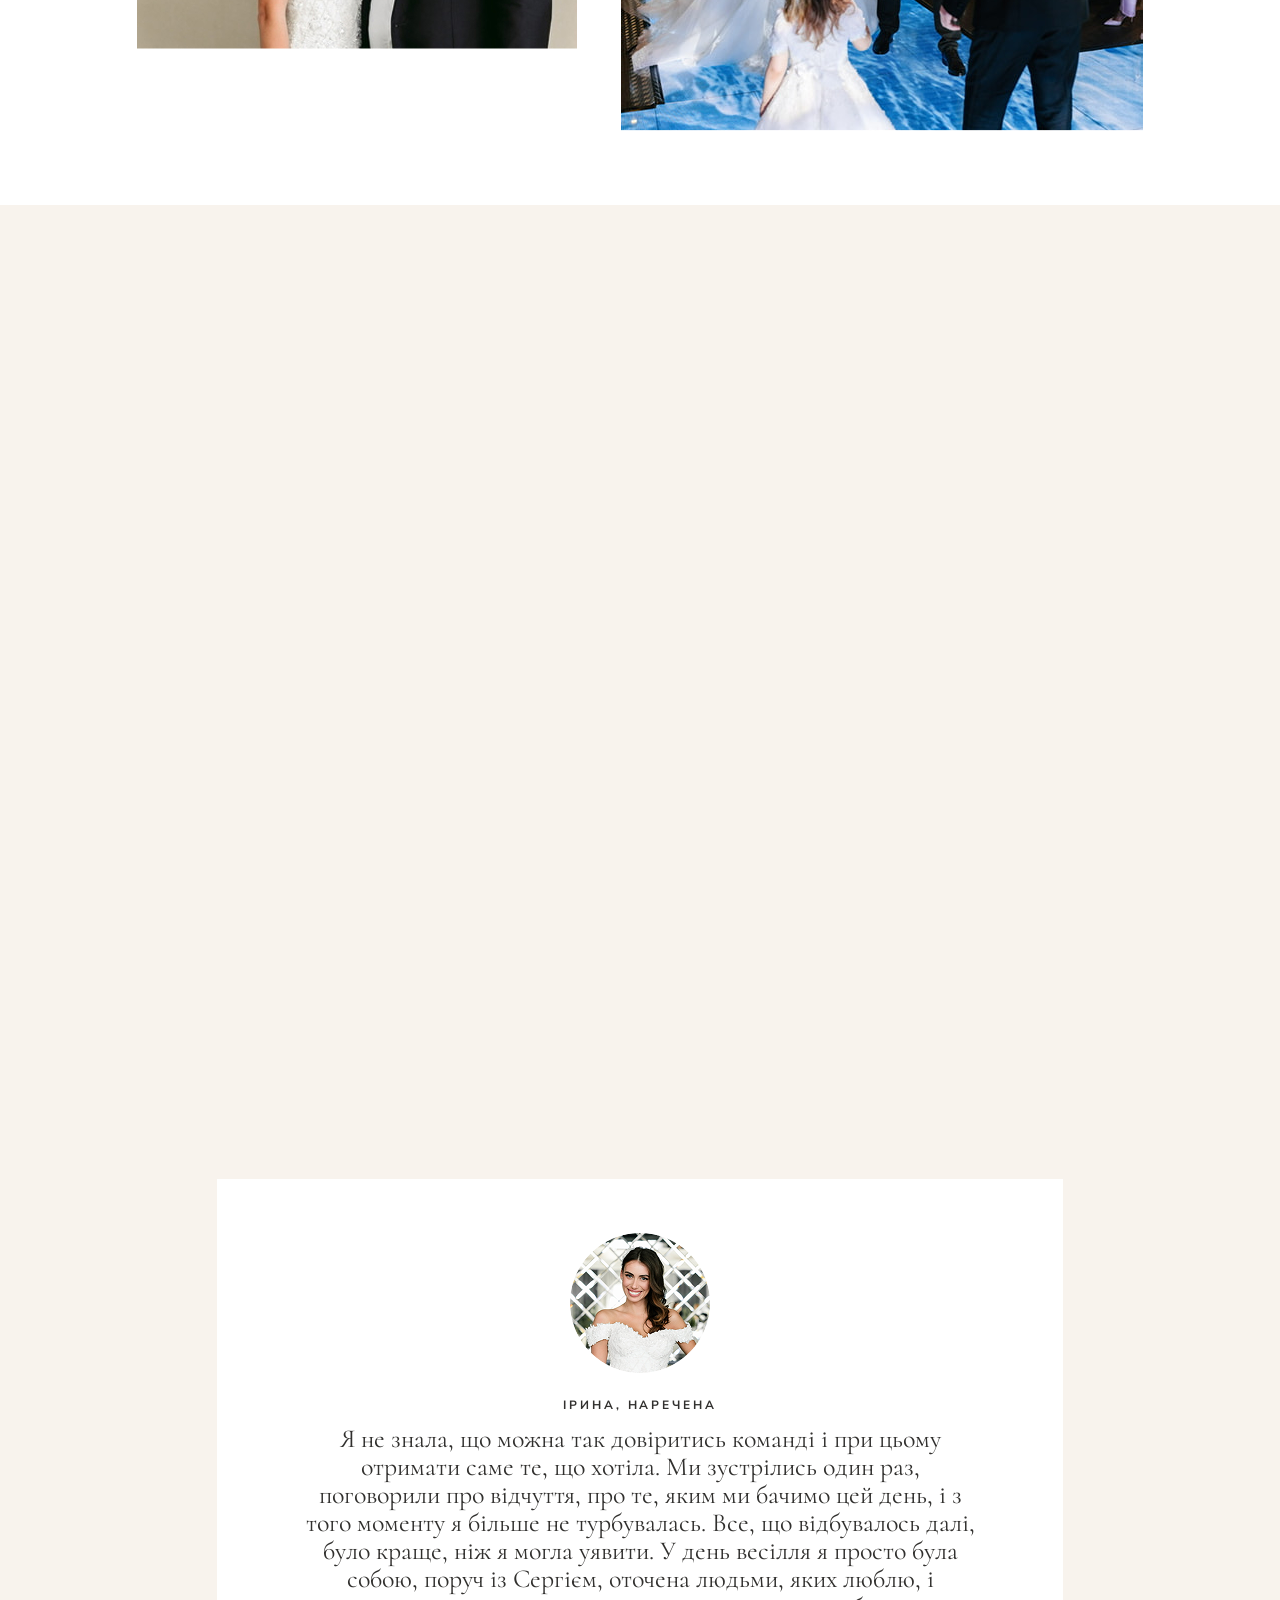
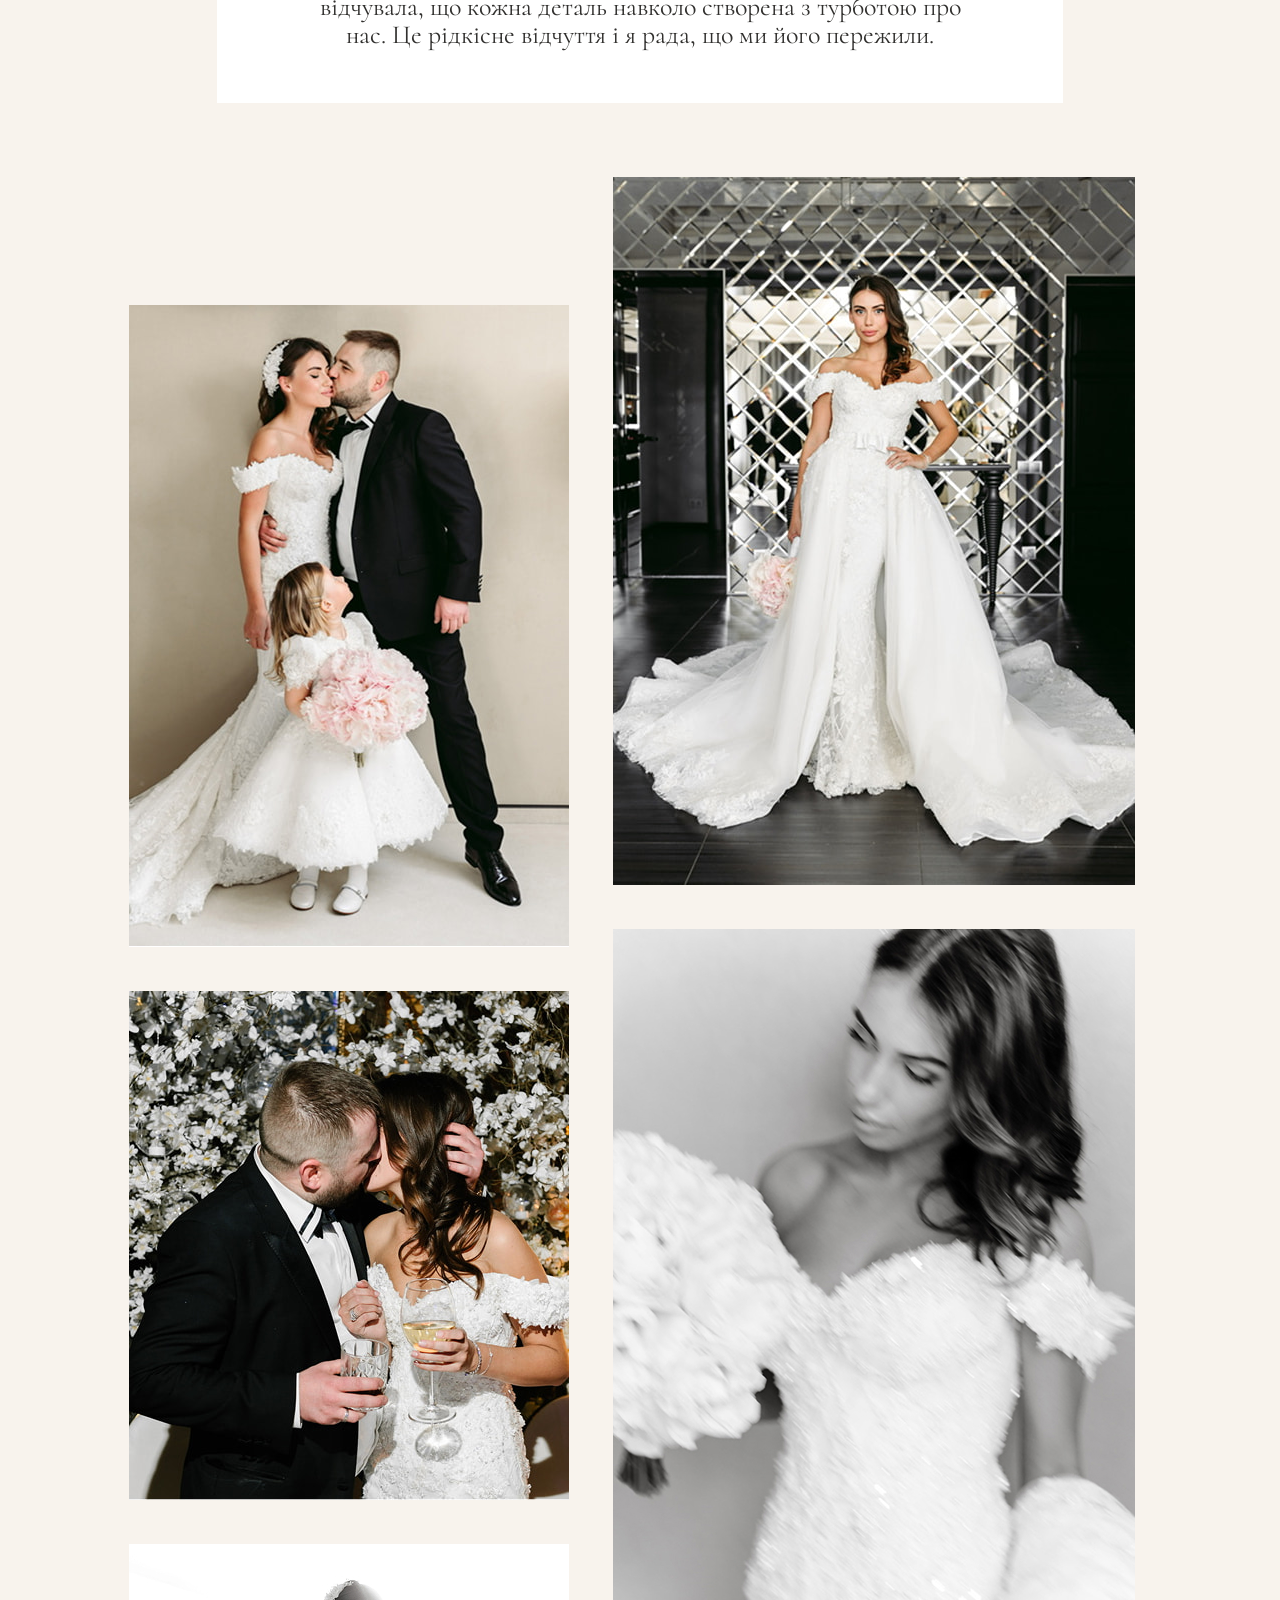
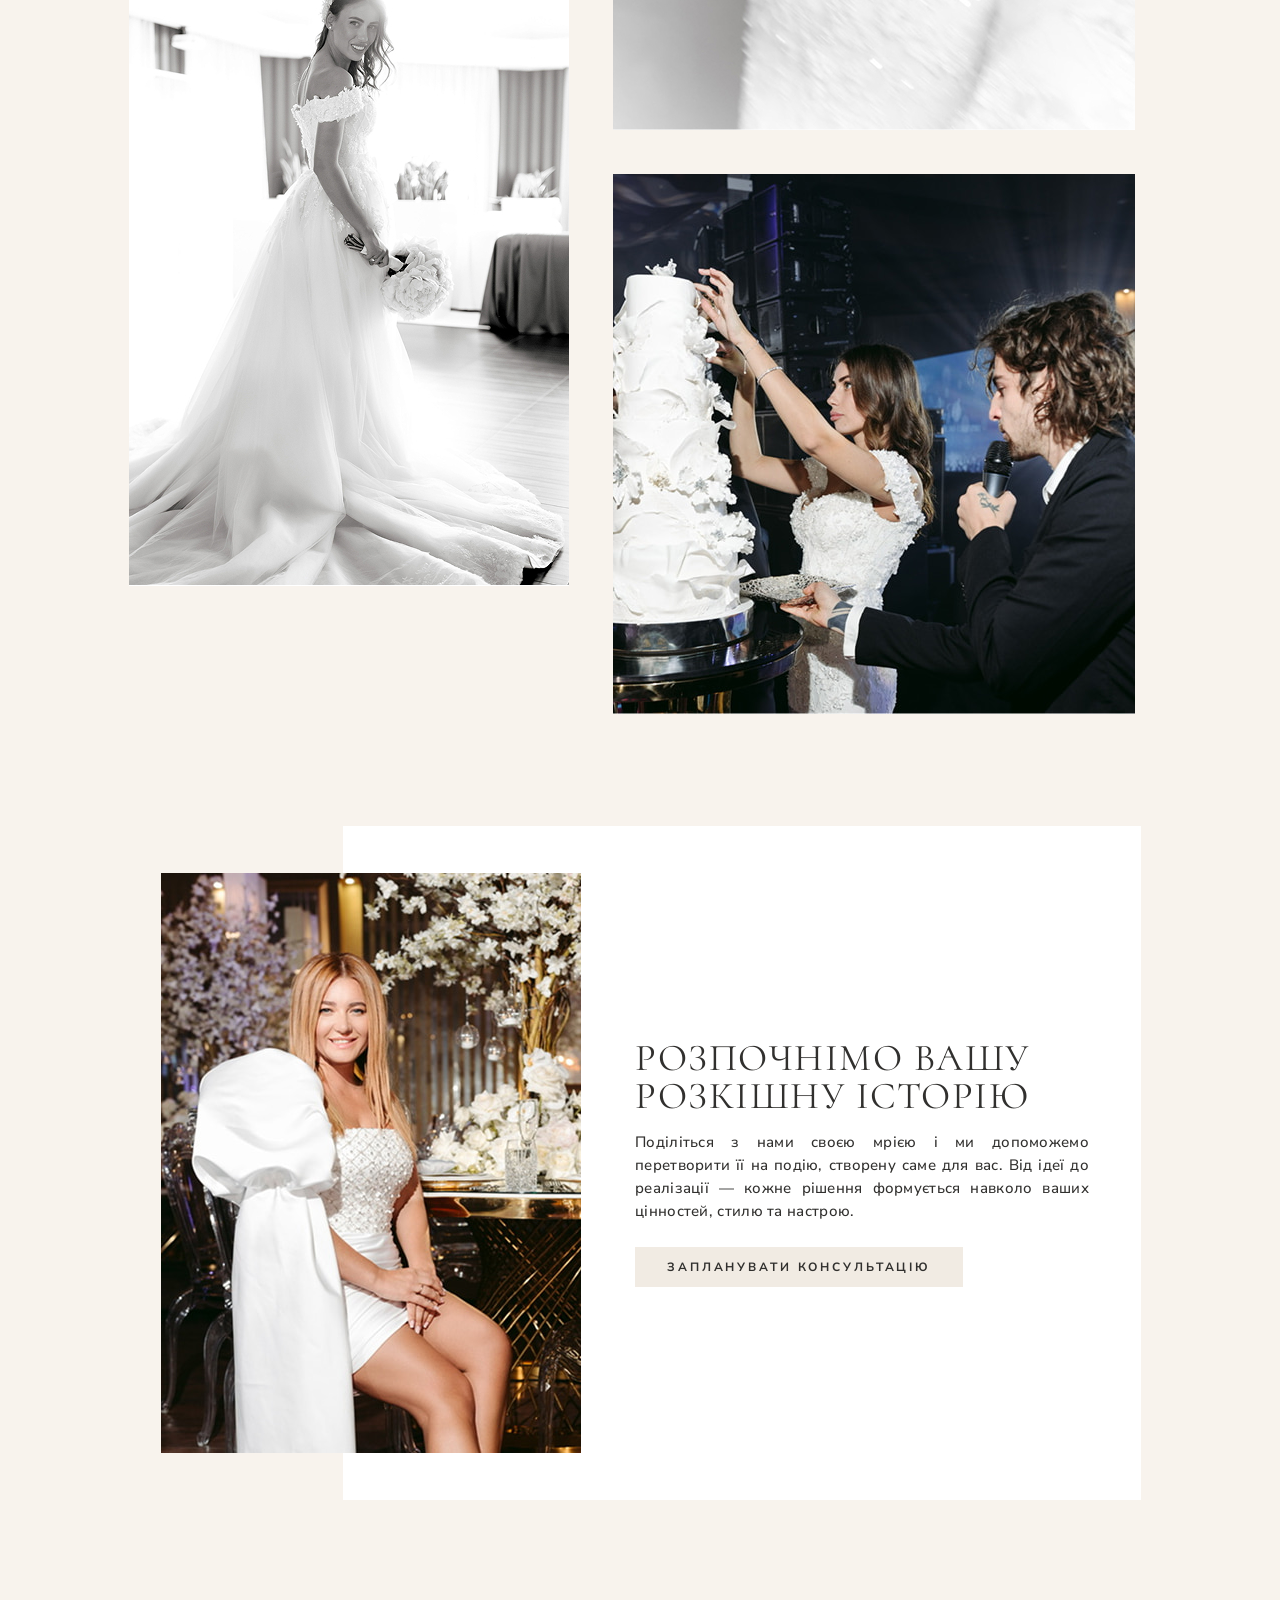
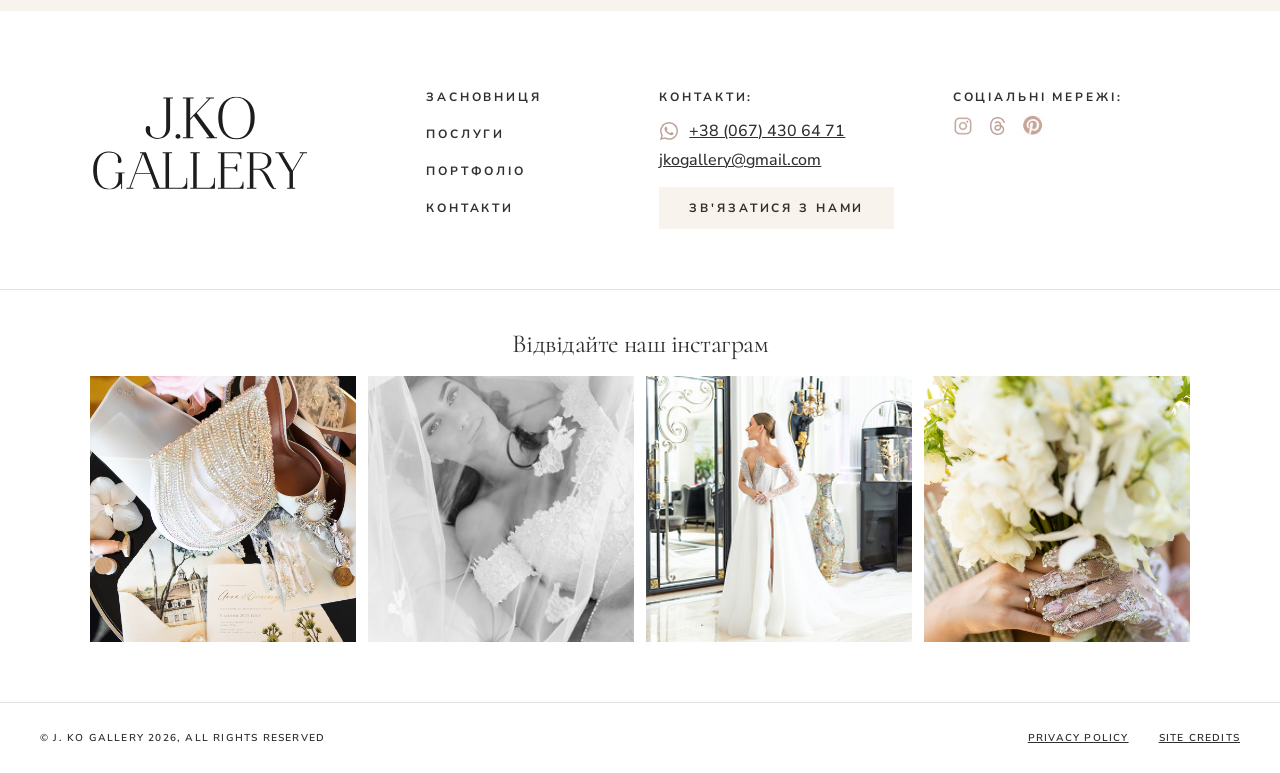
<file: portfolio-serhiy-iryna.html>
<!DOCTYPE html>
<html lang="uk">
<head>
    <meta charset="UTF-8">
    <meta name="viewport" content="width=device-width, initial-scale=1.0">
    <title>Wedding Serhiy & Iryna - J.KO GALLERY</title>
    <link rel="preconnect" href="https://fonts.googleapis.com">
    <link rel="preconnect" href="https://fonts.gstatic.com" crossorigin>
    <link href="https://fonts.googleapis.com/css2?family=Nunito+Sans:wght@300;400;500;700&family=Cormorant:wght@300;400;500&display=swap" rel="stylesheet">
    <link rel="stylesheet" href="style.css">
    <link rel="stylesheet" href="portfolio-serhiy-iryna-style.css">
</head>
<body>
    <button class="mobile-menu-btn" id="mobileMenuBtn">
        <img src="src/img/ic_menu.svg" alt="Menu" class="mobile-menu-icon">
    </button>

    <div class="mobile-menu" id="mobileMenu">
        <button class="mobile-menu-close" id="mobileMenuClose">
            <img src="src/img/ic_cross.svg" alt="Close" class="mobile-menu-close-icon">
        </button>
        <div class="mobile-menu-content">
            <div class="mobile-brand">
                <img src="src/img/for dev/icons and logo/logo-white.svg" alt="J.KO GALLERY" class="mobile-brand-logo">
            </div>
            <nav class="mobile-nav">
                <a href="index.html" class="mobile-nav-link">ГОЛОВНА</a>
                <a href="about.html" class="mobile-nav-link">ПРО ЗАСНОВНИЦЮ</a>
                <a href="services.html" class="mobile-nav-link">ПОСЛУГИ</a>
                <a href="portfolio.html" class="mobile-nav-link">ПОРТФОЛІО</a>
                <a href="contact.html" class="mobile-nav-link">КОНТАКТИ</a>
            </nav>
            <a href="contact.html" class="mobile-contact-btn">ЗВ'ЯЗАТИСЯ З НАМИ</a>
        </div>
    </div>

    <header class="header">
        <div class="header-left">
            <div class="profile-section">
                <a href="index.html" class="profile-image">
                    <img src="src/img/for dev/icons and logo/logo-white.svg" alt="J.KO GALLERY">
                </a>
            </div>
        </div>
        <nav class="header-nav">
            <a href="about.html" class="nav-link">ПРО ЗАСНОВНИЦЮ</a>
            <a href="services.html" class="nav-link">ПОСЛУГИ</a>
            <a href="portfolio.html" class="nav-link">ПОРТФОЛІО</a>
            <a href="contact.html" class="nav-link">КОНТАКТИ</a>
        </nav>
        <div class="header-right">
            <div class="languages">
                <span class="lang active">UA</span>
                <span class="lang">RU</span>
                <span class="lang">EN</span>
            </div>
            <a href="contact.html" class="contact-btn">ЗВ'ЯЗАТИСЯ З НАМИ</a>
        </div>
    </header>
    <!-- Sticky top CTA (matches portfolio) -->
    <div class="pf-sticky-cta" id="pfStickyCta" hidden aria-hidden="true">
        <div class="pf-sticky-cta-inner">
            <p class="pf-sticky-cta-text">Поділіться з нами своєю мрією і ми допоможемо перетворити її на подію, створену саме для вас</p>
            <a href="contact.html" class="pf-sticky-cta-btn">ЗВ'ЯЗАТИСЯ З НАМИ</a>
        </div>
    </div>

    <main class="oa-page">
        <section class="oa-hero">
            <video class="oa-hero-video" autoplay muted loop playsinline>
                <source src="src/img/case_w2/video/wedding02-01.mp4" type="video/mp4">
            </video>
            <div class="oa-hero-overlay"></div>
            <div class="oa-hero-content">
                <h1>Wedding<br>Serhiy &amp; Iryna</h1>
            </div>
        </section>

        <section class="oa-intro">
            <h2>SERHIY &amp; IRYNA</h2>
            <p>
                Весілля Сергія та Ірини — це приклад того, як повна довіра до команди і чіткий запит клієнта дають результат, який перевищує очікування.
                Пара прийшла з конкретним баченням: розкішна подія з живою атмосферою, де кожна деталь виправдовує себе.
                Ми реалізували це в повному обсязі — від концепції простору до фінального акорду живої музики.
                Флористика, світло, сервірування і музика були зібрані в єдину концепцію, де кожен елемент підсилював загальне враження.
                Образ Ірини відповідав найвищому рівню події і став одним із найсильніших у нашому портфоліо.
                Понад сто гостей провели вечір у просторі, який був побудований під них, і це відчувалось у кожній деталі.
            </p>
        </section>

        <section class="oa-top-strip">
            <div class="oa-top-slider">
                <div class="oa-top-viewport" id="oaTopViewport">
                    <div class="oa-top-track" id="oaTopTrack">
                        <div class="oa-top-slide"><img src="src/img/case_w2/slider/01-slider-wedd02.jpg" alt="Wedding photo 1"></div>
                        <div class="oa-top-slide"><img src="src/img/case_w2/slider/02-slider-wedd02.jpg" alt="Wedding photo 2"></div>
                        <div class="oa-top-slide"><img src="src/img/case_w2/slider/03-slider-wedd02.jpg" alt="Wedding photo 3"></div>
                        <div class="oa-top-slide"><img src="src/img/case_w2/slider/04-slider-wedd02.jpg" alt="Wedding photo 4"></div>
                        <div class="oa-top-slide"><img src="src/img/case_w2/slider/05-slider-wedd02.jpg" alt="Wedding photo 5"></div>
                        <div class="oa-top-slide"><img src="src/img/case_w2/slider/06-slider-wedd02.jpg" alt="Wedding photo 6"></div>
                        <div class="oa-top-slide"><img src="src/img/case_w2/slider/07-slider-wedd02.jpg" alt="Wedding photo 7"></div>
                        <div class="oa-top-slide"><img src="src/img/case_w2/slider/08-slider-wedd02.jpg" alt="Wedding photo 8"></div>
                        <div class="oa-top-slide"><img src="src/img/case_w2/slider/09-slider-wedd02.jpg" alt="Wedding photo 9"></div>
                    </div>
                </div>
            </div>
            <div class="oa-top-caption-row">
                <button class="oa-top-caption oa-top-caption-left" id="oaTopPrev" type="button">
                    <img src="src/img/portfolio/slider/ic_left.svg" alt="" class="oa-top-ic" aria-hidden="true"> попередні
                </button>
                <button class="oa-top-caption oa-top-caption-right" id="oaTopNext" type="button">
                    наступні <img src="src/img/portfolio/slider/ic_right.svg" alt="" class="oa-top-ic" aria-hidden="true">
                </button>
            </div>
        </section>

        <section class="oa-columns oa-columns-tight oa-columns-tight-fullbg">
            <div class="oa-col">
                <img src="src/img/case_w2/wedd-04.jpg" alt="">
                <img src="src/img/case_w2/wedd02 66.jpg" alt="">
                <img src="src/img/case_w2/wedd02 64-1.jpg" alt="">
                <img src="src/img/case_w2/wedd02 65.jpg" alt="">
                <img src="src/img/case_w2/wedd02 67.jpg" alt="">
            </div>
            <div class="oa-col oa-col-wide">
                <img src="src/img/case_w2/wedd02 63-1.jpg" alt="">
                <img src="src/img/case_w2/wedd02 62.jpg" alt="">
                <img src="src/img/case_w2/wedd02 66-1.jpg" alt="">
                <img src="src/img/case_w2/wedd02 64-2.jpg" alt="">
            </div>
        </section>

        <section class="oa-banner">
            <video class="oa-banner-video" autoplay muted loop playsinline>
                <source src="src/img/case_w2/video/wedding02-02.mp4" type="video/mp4">
            </video>
        </section>

        <section class="pf-feedback-section">
            <div class="pf-feedback-container">
                <div class="pf-feedback-content">
                    <div class="pf-feedback-avatar">
                        <img src="src/img/case_w2/comment-iryna.png" alt="Iryna, bride">
                    </div>
                    <div class="pf-feedback-text">
                        <div class="pf-feedback-name">ІРИНА, НАРЕЧЕНА</div>
                        <p class="pf-feedback-quote">
                            Я не знала, що можна так довіритись команді і при цьому отримати саме те, що хотіла. Ми зустрілись один раз, поговорили про відчуття, про те, яким ми бачимо цей день, і з того моменту я більше не турбувалась. Все, що відбувалось далі, було краще, ніж я могла уявити. У день весілля я просто була собою, поруч із Сергієм, оточена людьми, яких люблю, і відчувала, що кожна деталь навколо створена з турботою про нас. Це рідкісне відчуття і я рада, що ми його пережили.
                        </p>
                    </div>
                </div>
            </div>
        </section>

        <section class="oa-columns oa-columns-center-left">
            <div class="oa-col">
                <img src="src/img/case_w2/wedd02 61-2 .jpg" alt="">
                <img src="src/img/case_w2/wedd02 65-1.jpg" alt="">
                <img src="src/img/case_w2/wedd02 66-2.jpg" alt="">
            </div>
            <div class="oa-col oa-col-wide">
                <img src="src/img/case_w2/wedd02 63-2.jpg" alt="">
                <img src="src/img/case_w2/wedd02 66-3.jpg" alt="">
                <img src="src/img/case_w2/wedd02 67-1.jpg" alt="">
            </div>
        </section>

                

        <section class="oa-cta">
            <img src="src/img/case_w2/Yuliia-02.jpg" alt="">
            <div class="oa-cta-text">
                <h3>РОЗПОЧНІМО ВАШУ РОЗКІШНУ ІСТОРІЮ</h3>
                <p>
                    Поділіться з нами своєю мрією і ми допоможемо перетворити її на подію, створену саме для вас.
                    Від ідеї до реалізації — кожне рішення формується навколо ваших цінностей, стилю та настрою.
                </p>
                <a href="contact.html">запланувати консультацію</a>
            </div>
        </section>
        <section class="case-separator" aria-hidden="true"></section>
    </main>

    <footer class="footer">
        <div class="footer-content">
            <div class="footer-logo">
                <a href="index.html">
                    <img src="src/img/for dev/icons and logo/logo-black.svg" alt="J.KO GALLERY" class="footer-logo-img">
                </a>
            </div>
            <nav class="footer-nav">
                <a href="about.html" class="footer-nav-link">ЗАСНОВНИЦЯ</a>
                <a href="services.html" class="footer-nav-link">ПОСЛУГИ</a>
                <a href="portfolio.html" class="footer-nav-link">ПОРТФОЛІО</a>
                <a href="contact.html" class="footer-nav-link">КОНТАКТИ</a>
            </nav>
            <div class="footer-contacts">
                <h3 class="footer-section-title">КОНТАКТИ:</h3>
                <div class="footer-contact">
                    <div class="footer-phone">
                        <img src="src/img/for dev/icons and logo/whatsapp.svg" alt="WhatsApp" class="footer-icon">
                        <a href="tel:+380674306471" class="footer-contact-link">+38 (067) 430 64 71</a>
                    </div>
                    <div class="footer-email">
                        <a href="mailto:jkogallery@gmail.com" class="footer-contact-link">jkogallery@gmail.com</a>
                    </div>
                </div>
                <a href="contact.html" class="footer-btn">ЗВ'ЯЗАТИСЯ З НАМИ</a>
            </div>
            <div class="footer-right">
                <h3 class="footer-section-title">СОЦІАЛЬНІ МЕРЕЖІ:</h3>
                <div class="footer-social">
                    <a href="https://www.instagram.com/jko_gallery/" class="footer-social-link" target="_blank" rel="noopener noreferrer">
                        <img src="src/img/for dev/icons and logo/instagram.svg" alt="Instagram" class="footer-social-icon">
                    </a>
                    <a href="https://www.threads.com/@juliakovinko?xmt=AQF0-ck61pvXUQDFmIZNkJqVhKGXguqFOk3-LTiBStXwZ5I" class="footer-social-link" target="_blank" rel="noopener noreferrer">
                        <img src="src/img/for dev/icons and logo/threads.svg" alt="Threads" class="footer-social-icon">
                    </a>
                    <a href="#" class="footer-social-link">
                        <img src="src/img/for dev/icons and logo/pinterest.png" alt="Pinterest" class="footer-social-icon footer-social-icon-pinterest">
                    </a>
                </div>
            </div>
        </div>
    </footer>

    <script>
      // Sticky top CTA — appears after first content block (oa-pair/oa-columns/oa-top-strip)
      (function() {
        const stickyCta = document.getElementById('pfStickyCta');
        const mobileMenuBtn = document.getElementById('mobileMenuBtn');
        const mobileMenuCloseBtn = document.getElementById('mobileMenuClose');
        if (!stickyCta) return;
        const triggerBlock = document.querySelector('.oa-pair') || document.querySelector('.oa-columns') || document.querySelector('.oa-top-strip') || document.querySelector('main section');
        function updateStickyCta() {
          if (!triggerBlock) return;
          const triggerRect = triggerBlock.getBoundingClientRect();
          const mainHeaderHeight = 80;
          const shouldShow = triggerRect.top <= (mainHeaderHeight + 40);
          stickyCta.hidden = !shouldShow;
          stickyCta.classList.toggle('is-visible', shouldShow);
          stickyCta.setAttribute('aria-hidden', shouldShow ? 'false' : 'true');
          document.body.classList.toggle('sticky-cta-visible', shouldShow);
          if (mobileMenuBtn) {
            const showWithPanel = window.innerWidth <= 1130 && shouldShow;
            mobileMenuBtn.classList.toggle('with-sticky-panel', showWithPanel);
            if (mobileMenuCloseBtn) mobileMenuCloseBtn.classList.toggle('with-sticky-panel', showWithPanel);
          }
        }
        let ticking = false;
        window.addEventListener('scroll', () => {
          if (ticking) return;
          ticking = true;
          requestAnimationFrame(() => { updateStickyCta(); ticking = false; });
        }, { passive: true });
        window.addEventListener('resize', updateStickyCta);
        updateStickyCta();
      })();
    </script>

    <section class="instagram-section">
        <div class="instagram-section-content">
            <h2 class="instagram-title">Відвідайте наш інстаграм</h2>
            <div class="instagram-gallery">
                <div class="instagram-item"><img src="src/img/for dev/insta/inst1.jpg" alt=""></div>
                <div class="instagram-item"><img src="src/img/for dev/insta/inst2.jpg" alt=""></div>
                <div class="instagram-item"><img src="src/img/for dev/insta/inst3.jpg" alt=""></div>
                <div class="instagram-item"><img src="src/img/for dev/insta/inst4.jpg" alt=""></div>
            </div>
        </div>
    </section>

    <footer class="footer-bottom">
        <div class="footer-bottom-content">
            <p class="footer-copyright">© J. KO GALLERY 2026, ALL RIGHTS RESERVED</p>
            <div class="footer-bottom-links">
                <a href="#" class="footer-bottom-link">PRIVACY POLICY</a>
                <a href="#" class="footer-bottom-link">SITE CREDITS</a>
            </div>
        </div>
    </footer>

    <script>
        const mobileMenuBtn = document.getElementById('mobileMenuBtn');
        const mobileMenu = document.getElementById('mobileMenu');
        const mobileMenuClose = document.getElementById('mobileMenuClose');

        if (mobileMenuBtn && mobileMenu && mobileMenuClose) {
            mobileMenuBtn.addEventListener('click', () => {
                mobileMenu.classList.add('active');
                document.body.classList.add('menu-open');
            });

            mobileMenuClose.addEventListener('click', () => {
                mobileMenu.classList.remove('active');
                document.body.classList.remove('menu-open');
            });
        }

        (function() {
            const header = document.querySelector('.header');
            if (!header) return;
            window.addEventListener('scroll', () => {
                const currentScroll = window.pageYOffset || window.scrollY || 0;
                header.classList.toggle('hidden', currentScroll > 0);
            }, { passive: true });
        })();

        // Burger icon: white over hero, dark after hero on mobile
        (function() {
            const mobileMenuBtn = document.getElementById('mobileMenuBtn');
            const mobileMenuIcon = document.querySelector('.mobile-menu-icon');
            const hero = document.querySelector('.oa-hero');
            if (!mobileMenuBtn || !mobileMenuIcon || !hero) return;

            function updateBurgerColor() {
                if (window.innerWidth > 780) {
                    mobileMenuBtn.classList.remove('on-hero');
                    return;
                }

                const scrollY = window.pageYOffset || window.scrollY || 0;
                const menuBtnBottom = mobileMenuBtn.getBoundingClientRect().bottom + scrollY;
                const heroBottom = hero.offsetTop + hero.offsetHeight;
                mobileMenuBtn.classList.toggle('on-hero', menuBtnBottom <= heroBottom);
                mobileMenuIcon.src = 'src/img/ic_menu.svg';
            }

            let ticking = false;
            function onScroll() {
                if (ticking) return;
                ticking = true;
                window.requestAnimationFrame(() => {
                    updateBurgerColor();
                    ticking = false;
                });
            }

            window.addEventListener('scroll', onScroll, { passive: true });
            window.addEventListener('resize', updateBurgerColor);
            updateBurgerColor();
        })();

        (function() {
            const track = document.getElementById('oaTopTrack');
            const viewport = document.getElementById('oaTopViewport');
            const prevBtn = document.getElementById('oaTopPrev');
            const nextBtn = document.getElementById('oaTopNext');
            if (!track || !viewport || !prevBtn || !nextBtn) return;

            const originals = Array.from(track.children);
            if (!originals.length) return;

            const total = originals.length;
            const startRealIndex = 1;
            const before = originals.map((n) => n.cloneNode(true));
            const after = originals.map((n) => n.cloneNode(true));
            track.replaceChildren(...before, ...originals, ...after);

            let slides = Array.from(track.children);
            let vIndex = total + startRealIndex;
            let isAnimating = false;

            function markCenter() {
                slides.forEach((s) => s.classList.remove('is-center'));
                if (slides[vIndex]) slides[vIndex].classList.add('is-center');
            }

            function targetTranslateX() {
                const centerSlide = slides[vIndex];
                if (!centerSlide) return 0;
                const centerX = centerSlide.offsetLeft + centerSlide.offsetWidth / 2;
                const vpW = viewport.clientWidth;
                return -(centerX - vpW / 2);
            }

            function applyTransform(withAnim) {
                markCenter();
                if (!withAnim) track.classList.add('no-transition');
                else track.classList.remove('no-transition');
                track.style.transform = 'translateX(' + targetTranslateX() + 'px)';
                if (!withAnim) {
                    track.getBoundingClientRect();
                    track.classList.remove('no-transition');
                }
            }

            function normalize() {
                if (vIndex >= total * 2) {
                    vIndex -= total;
                    applyTransform(false);
                } else if (vIndex < total) {
                    vIndex += total;
                    applyTransform(false);
                }
            }

            function move(step) {
                if (isAnimating) return;
                isAnimating = true;
                vIndex += step;
                applyTransform(true);
            }

            track.addEventListener('transitionend', () => {
                normalize();
                isAnimating = false;
            });

            prevBtn.addEventListener('click', () => move(-1));
            nextBtn.addEventListener('click', () => move(1));
            window.addEventListener('resize', () => applyTransform(false));
            window.addEventListener('load', () => applyTransform(false));
            applyTransform(false);
        })();

        (function() {
            const track = document.getElementById('oaPhotoTrack');
            const viewport = document.getElementById('oaPhotoViewport');
            const prevBtn = document.getElementById('oaPhotoPrev');
            const nextBtn = document.getElementById('oaPhotoNext');
            if (!track || !viewport || !prevBtn || !nextBtn) return;

            const originals = Array.from(track.children);
            if (!originals.length) return;

            const total = originals.length;
            const startRealIndex = 0;

            const before = originals.map((n) => n.cloneNode(true));
            const after = originals.map((n) => n.cloneNode(true));
            track.replaceChildren(...before, ...originals, ...after);

            let slides = Array.from(track.children);
            let vIndex = total + startRealIndex;
            let isAnimating = false;

            function targetTranslateX() {
                const currentSlide = slides[vIndex];
                if (!currentSlide) return 0;
                return -currentSlide.offsetLeft;
            }

            function applyTransform(withAnim) {
                if (!withAnim) track.classList.add('no-transition');
                else track.classList.remove('no-transition');
                track.style.transform = 'translateX(' + targetTranslateX() + 'px)';
                if (!withAnim) {
                    track.getBoundingClientRect();
                    track.classList.remove('no-transition');
                }
            }

            function normalize() {
                if (vIndex >= total * 2) {
                    vIndex -= total;
                    applyTransform(false);
                } else if (vIndex < total) {
                    vIndex += total;
                    applyTransform(false);
                }
            }

            function move(step) {
                if (isAnimating) return;
                isAnimating = true;
                vIndex += step;
                applyTransform(true);
            }

            track.addEventListener('transitionend', () => {
                normalize();
                isAnimating = false;
            });

            prevBtn.addEventListener('click', () => move(-1));
            nextBtn.addEventListener('click', () => move(1));

            window.addEventListener('resize', () => applyTransform(false));
            window.addEventListener('load', () => applyTransform(false));

            slides.forEach((slide) => {
                const img = slide.querySelector('img');
                if (img && !img.complete) {
                    img.addEventListener('load', () => applyTransform(false), { once: true });
                }
            });

            applyTransform(false);
        })();
    </script>
</body>
</html>
</file>
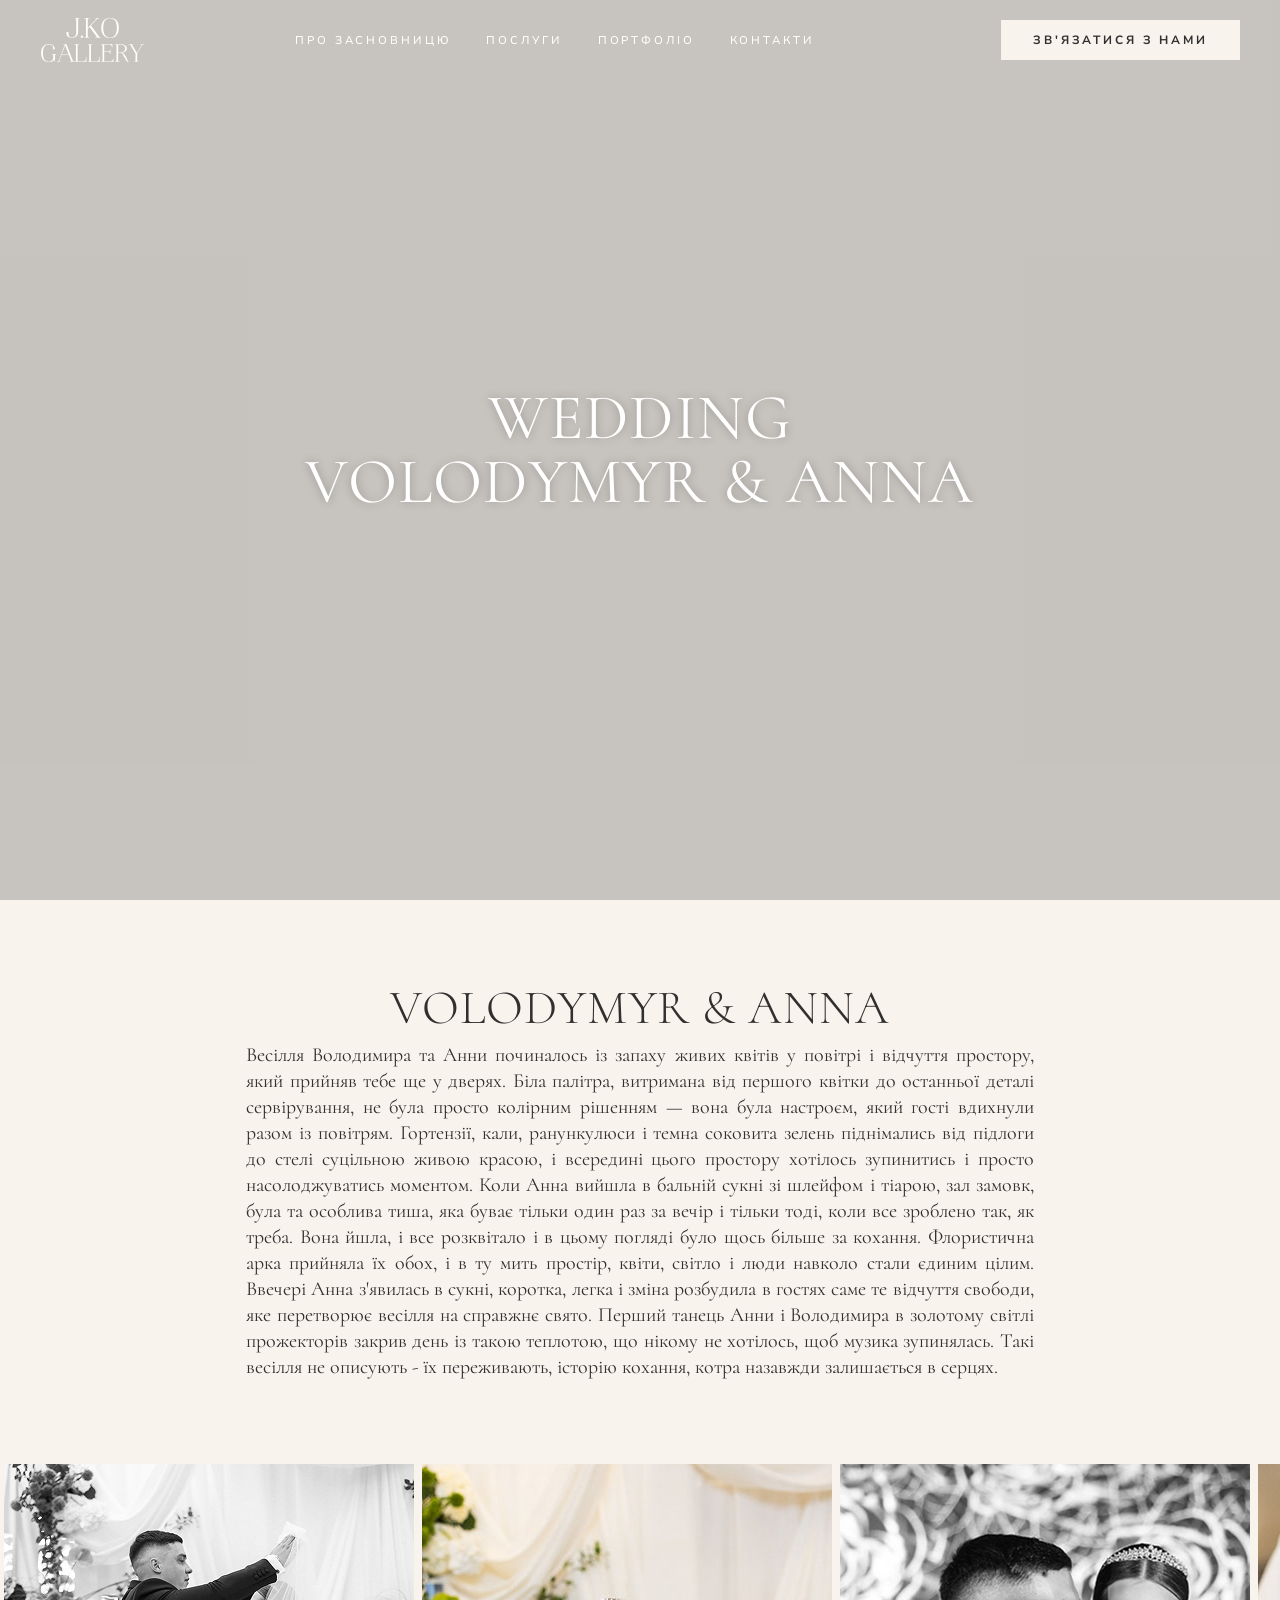
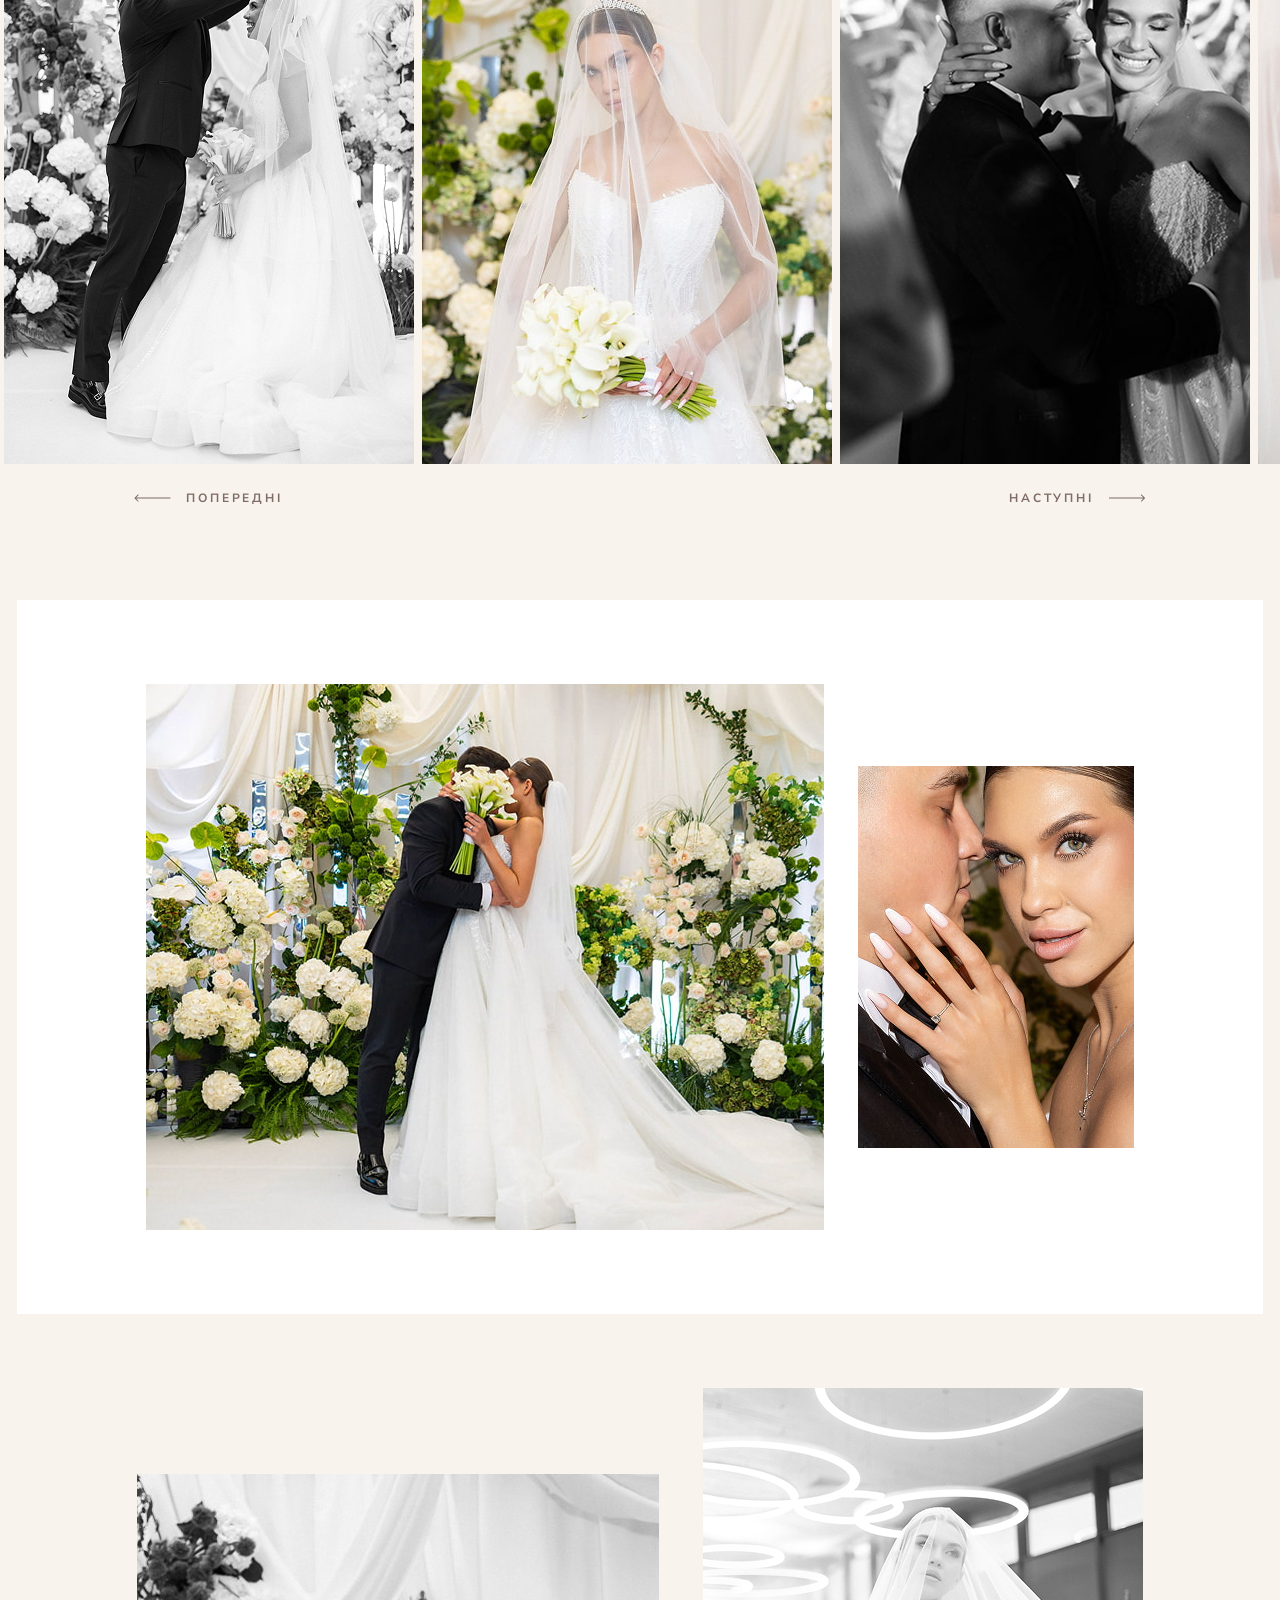
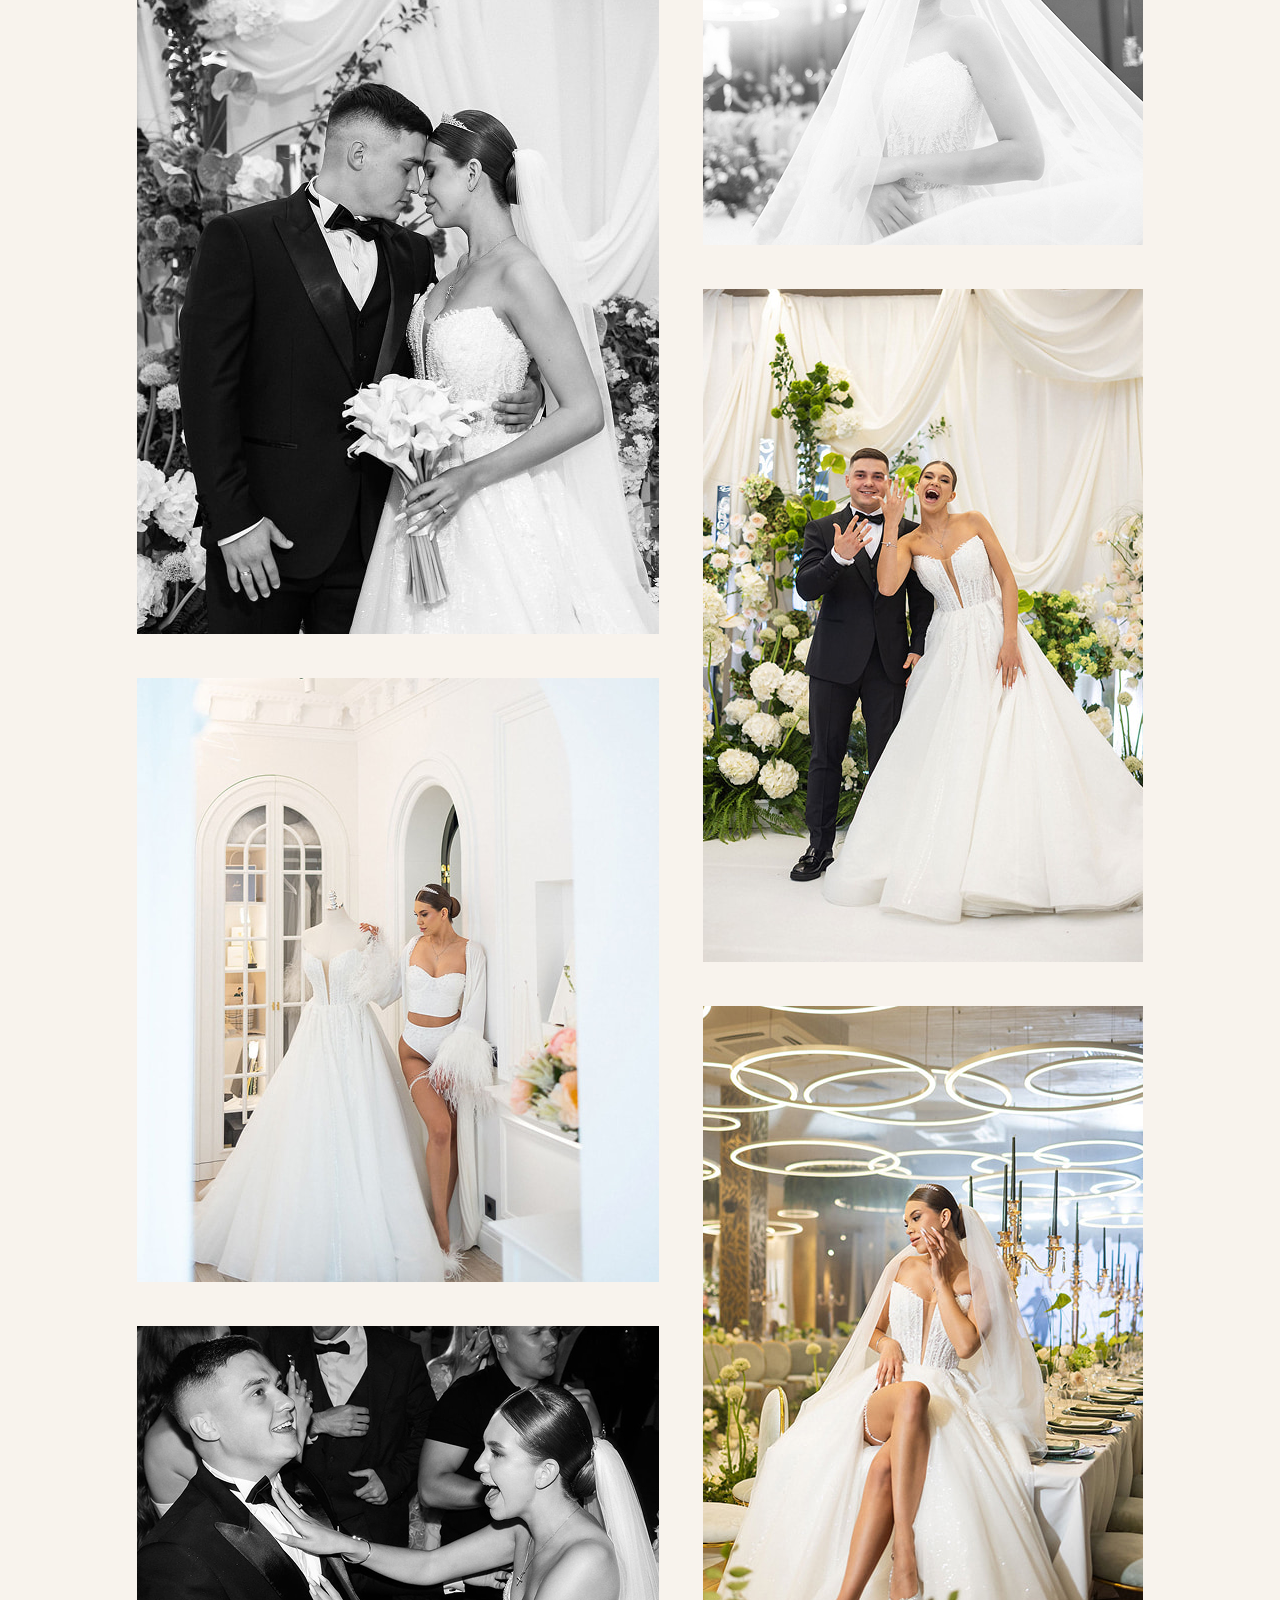
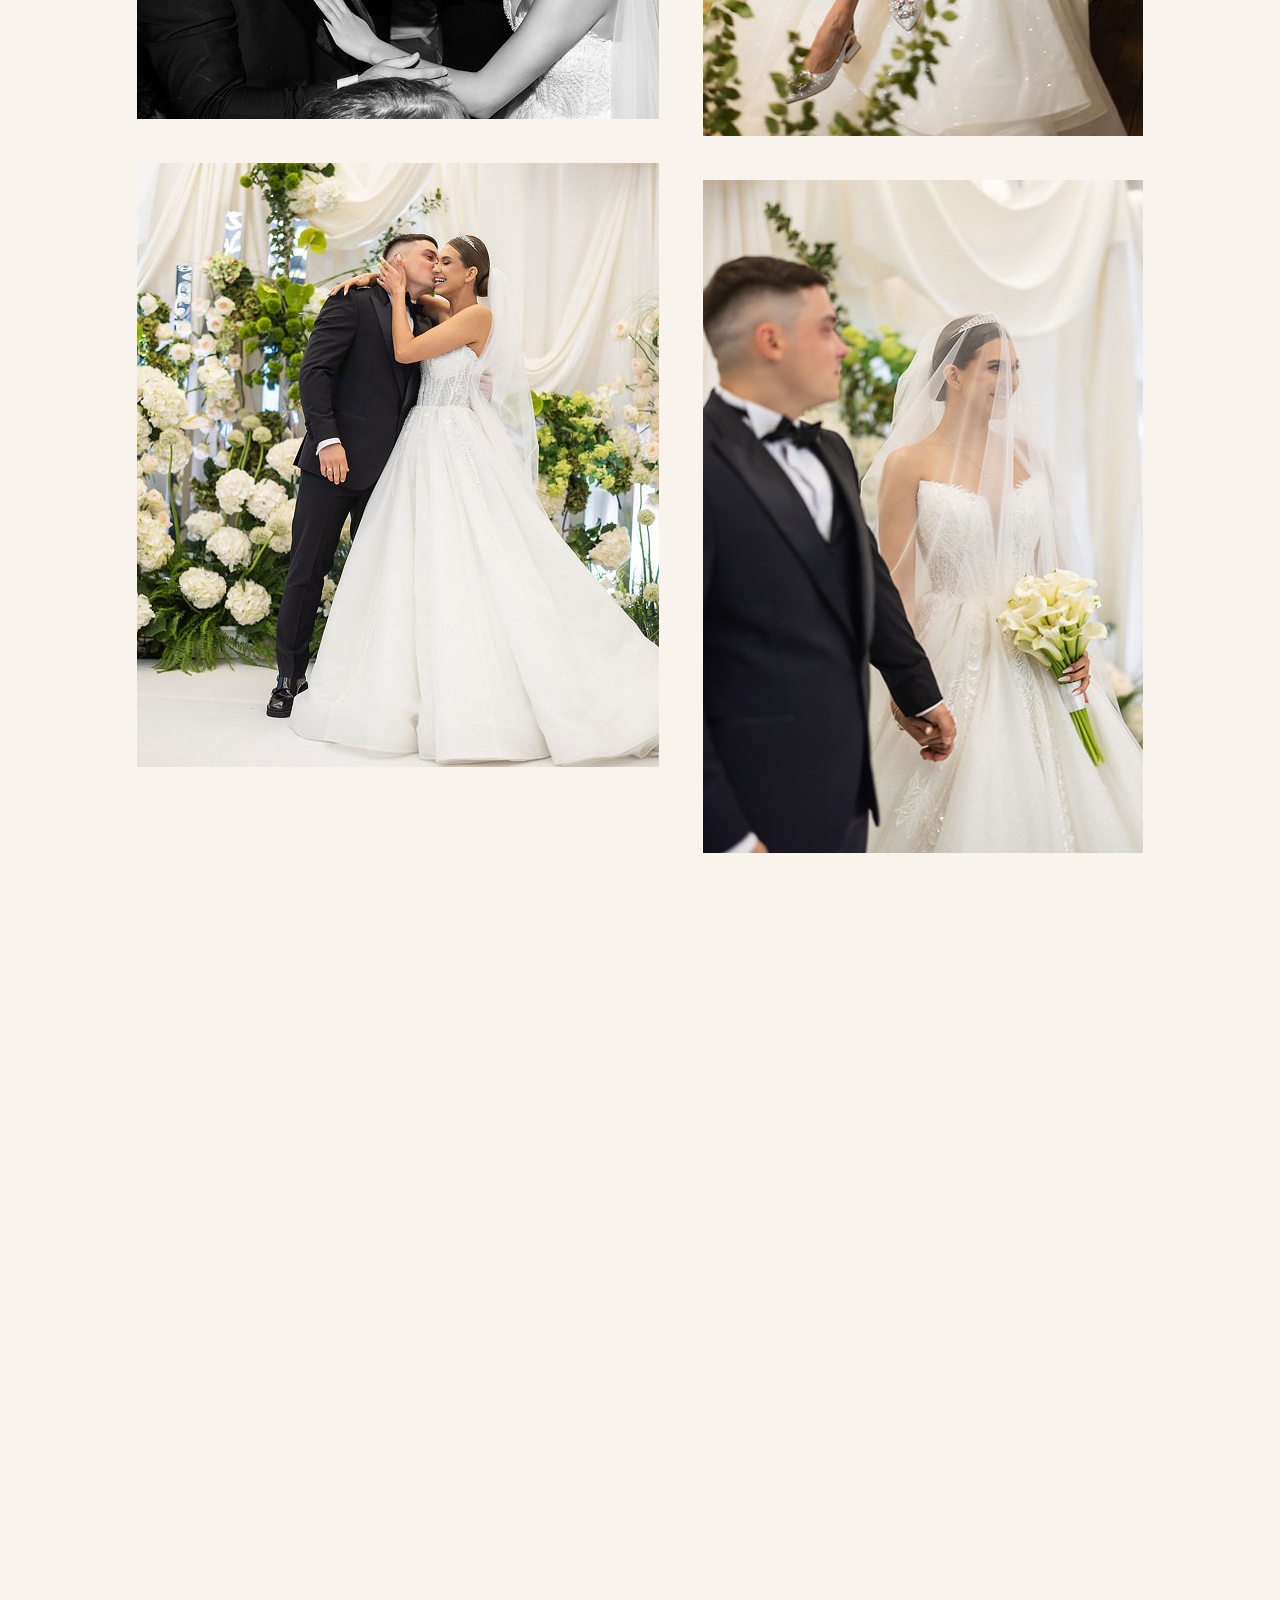
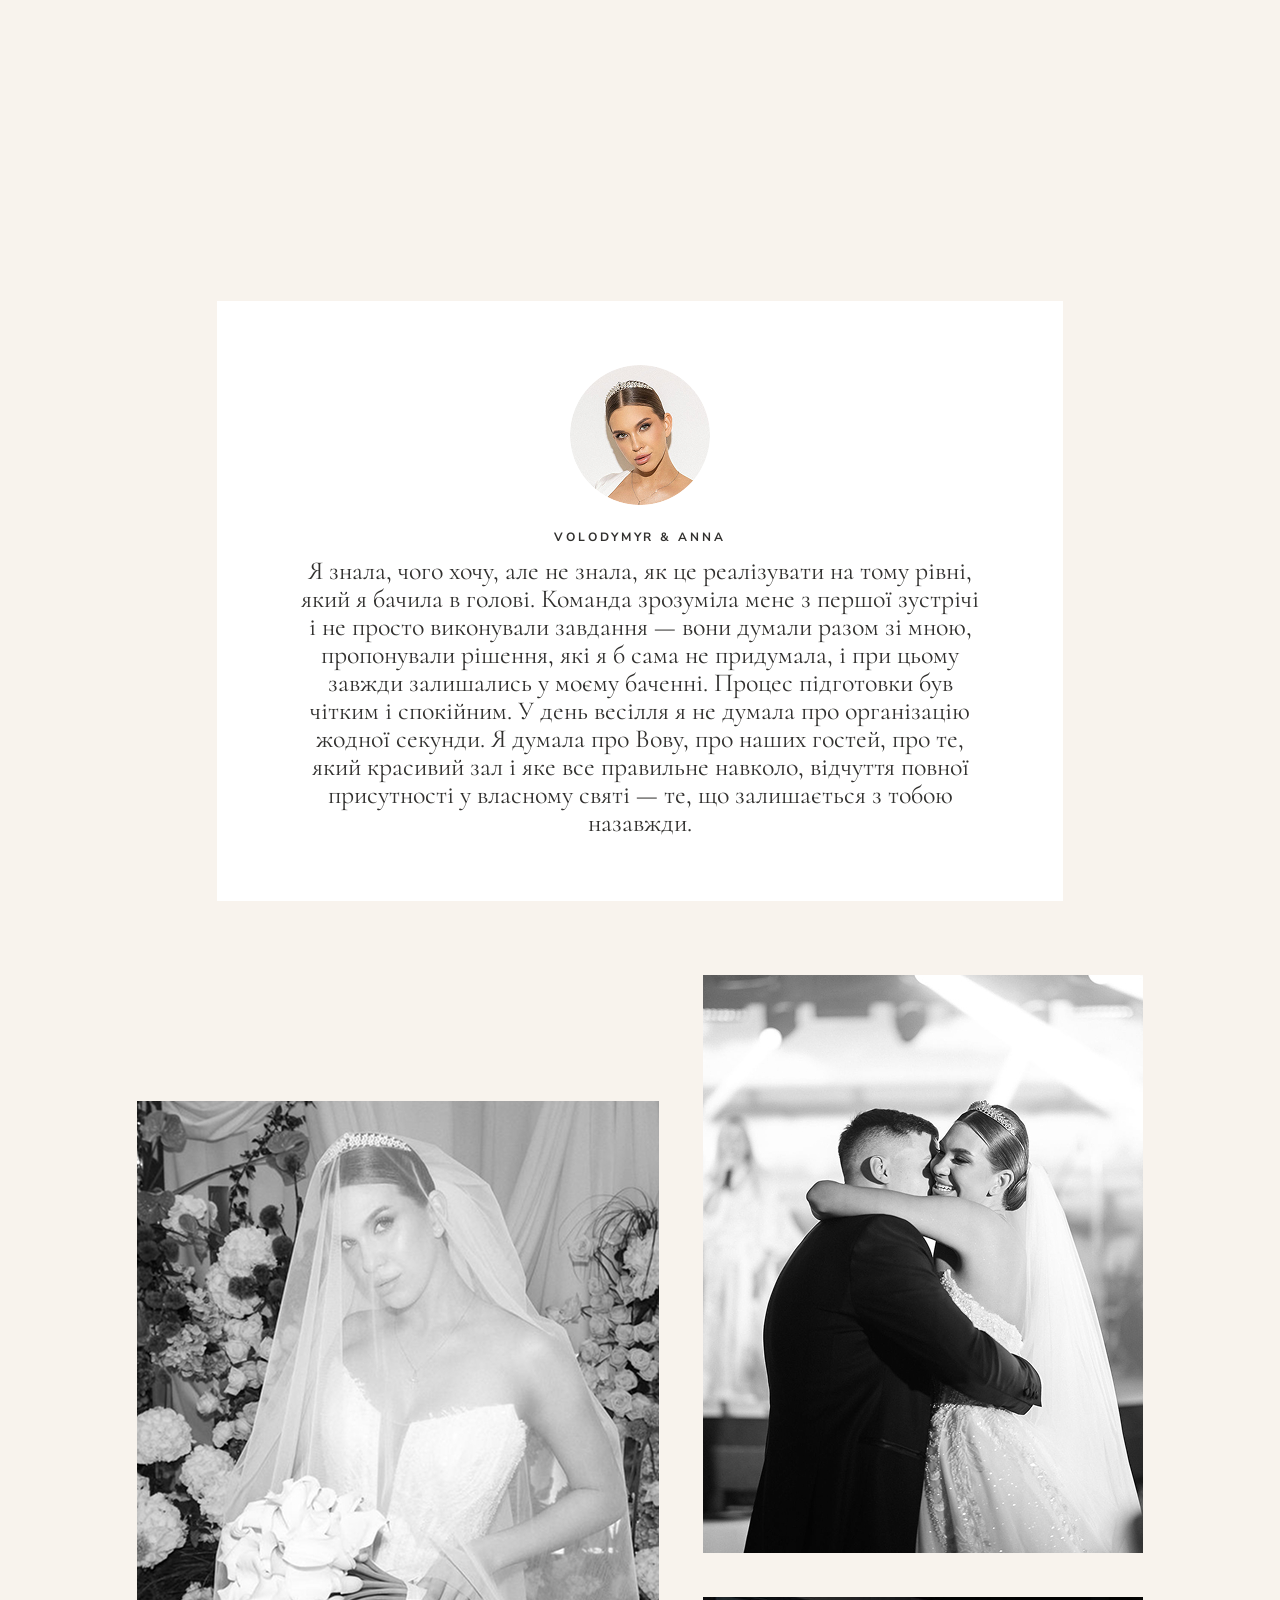
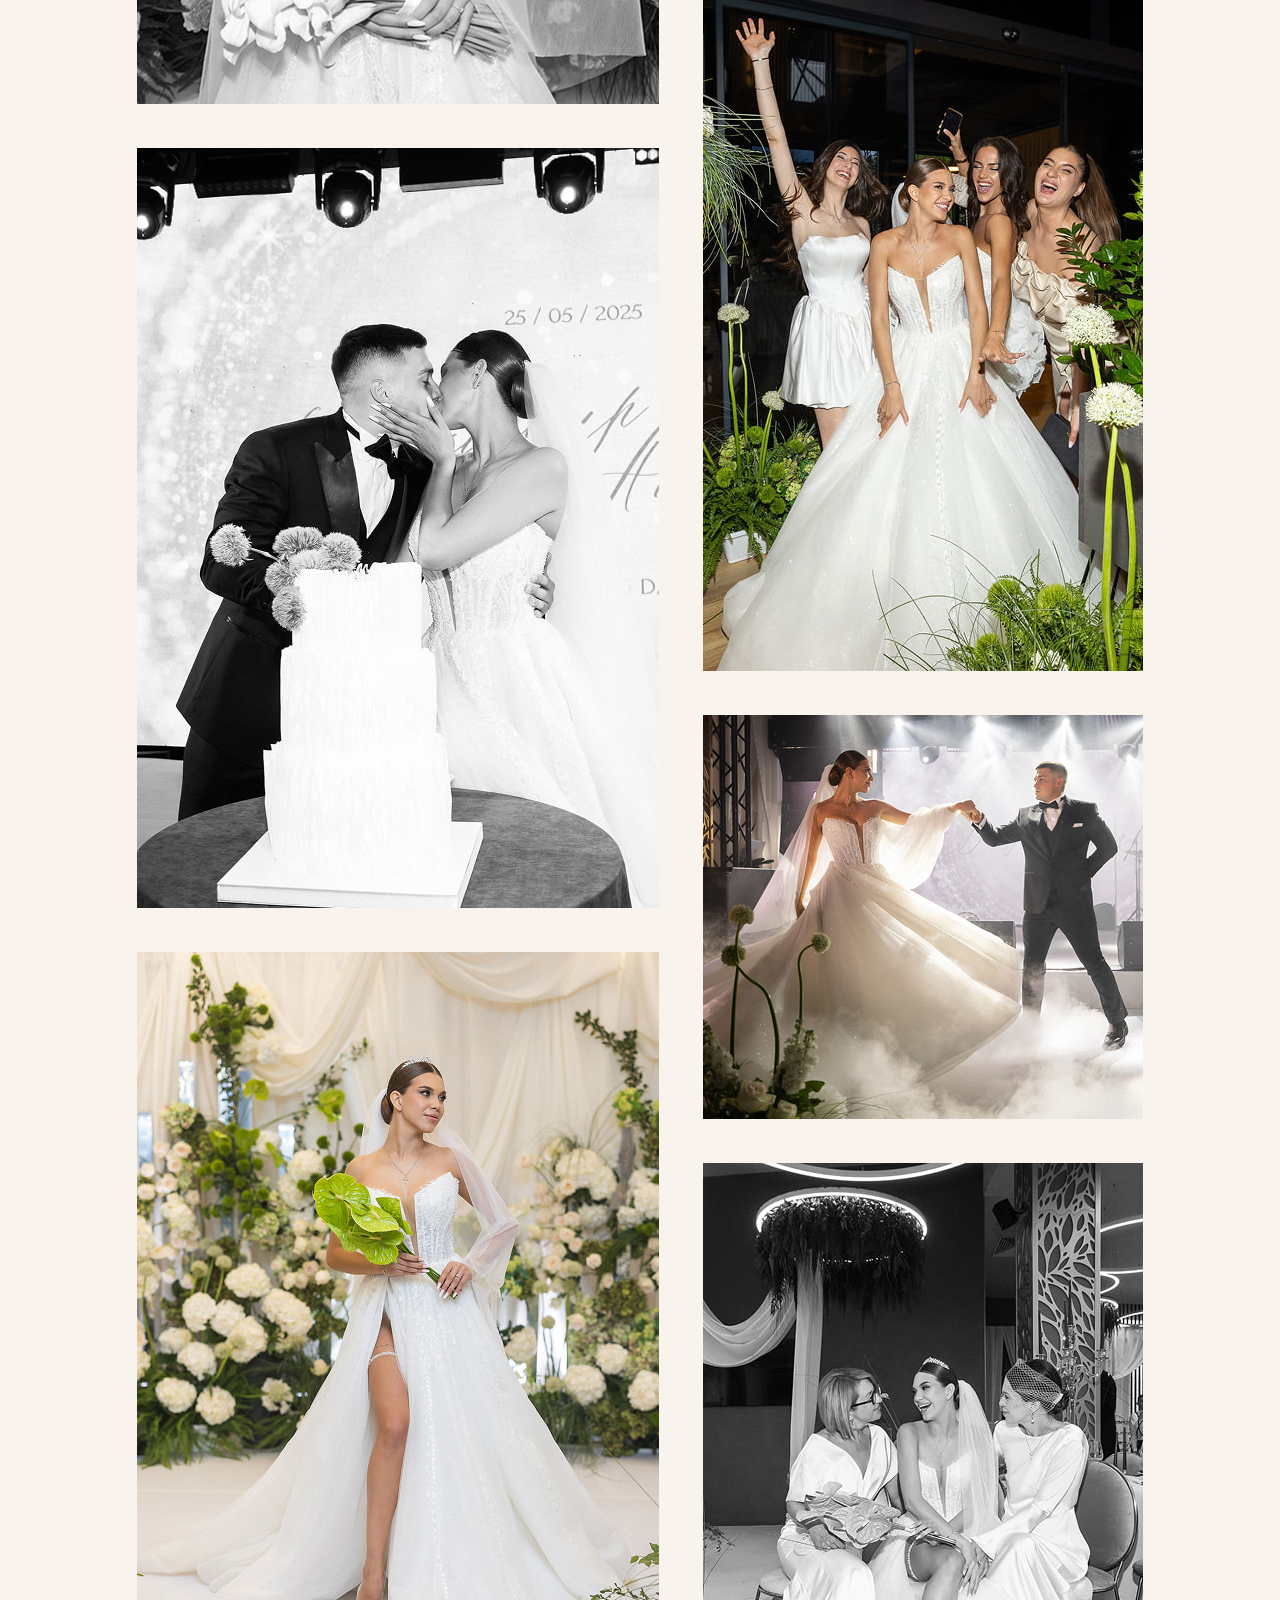
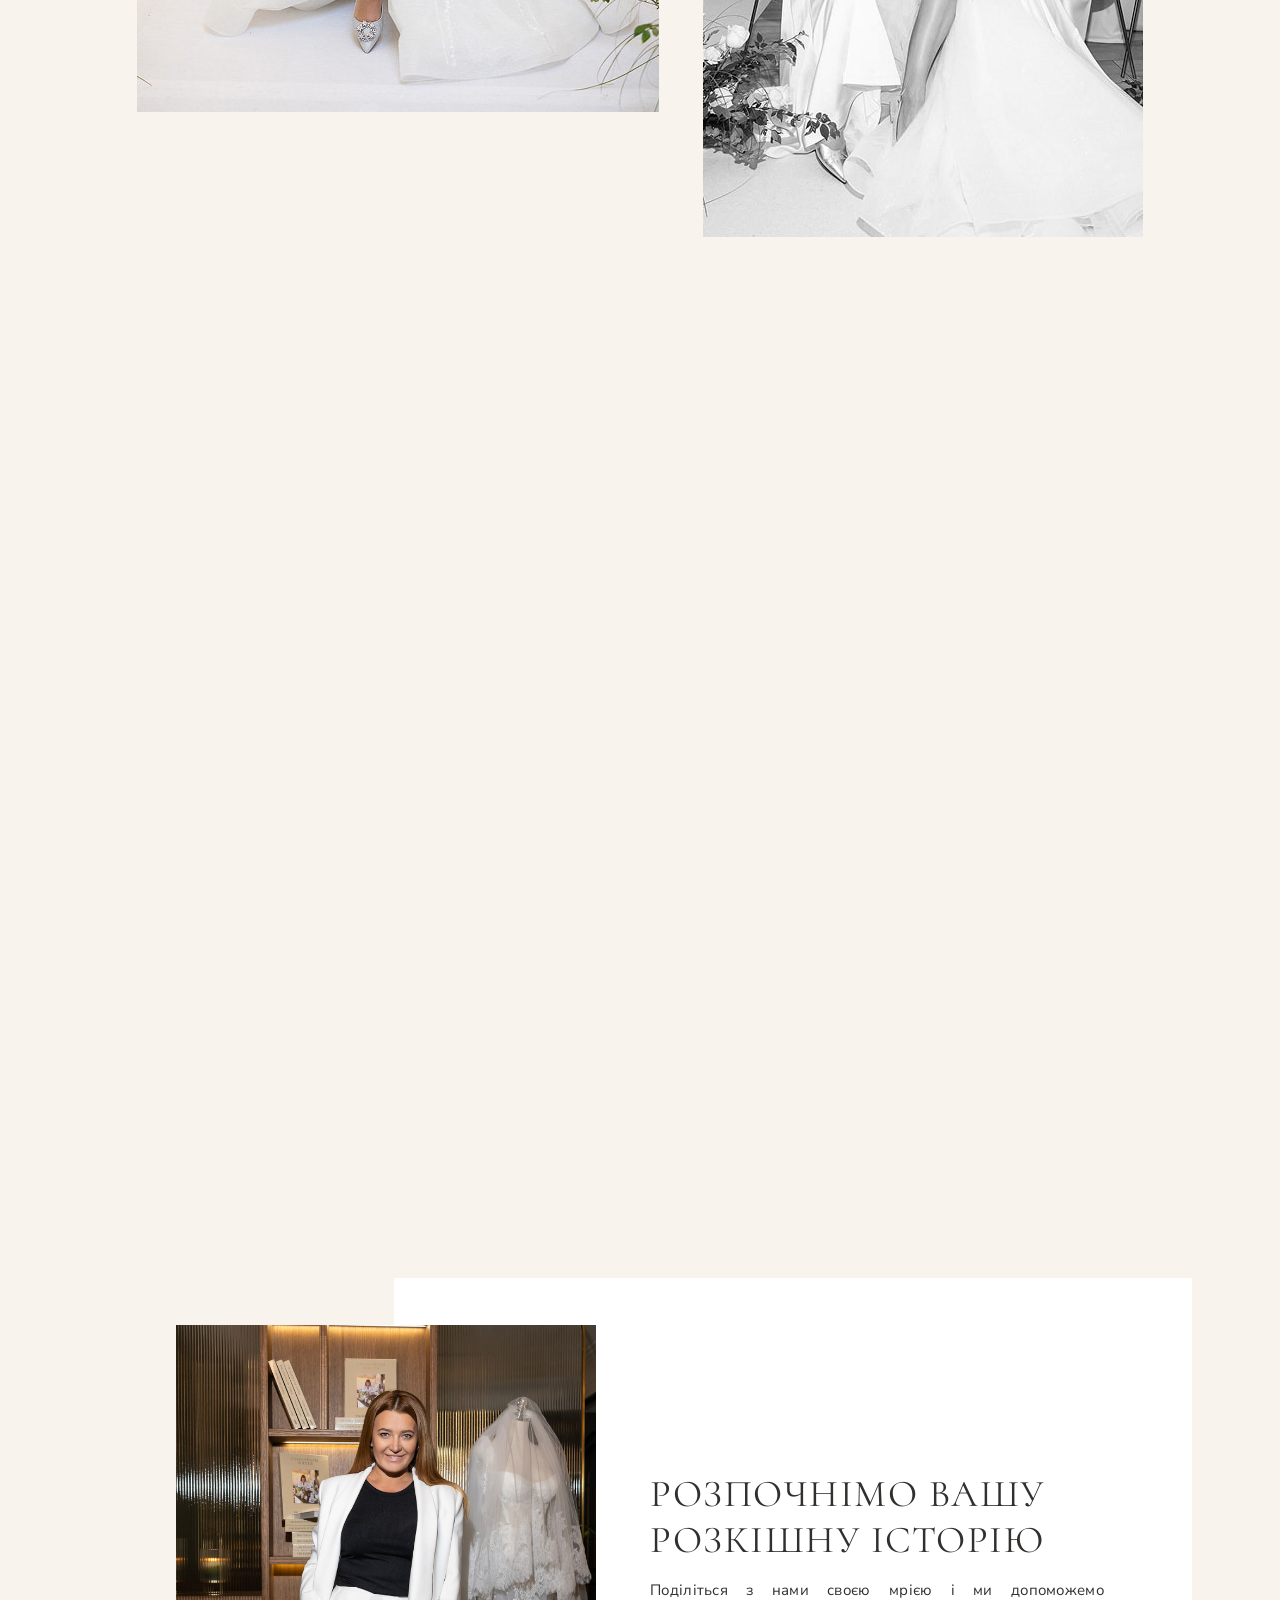
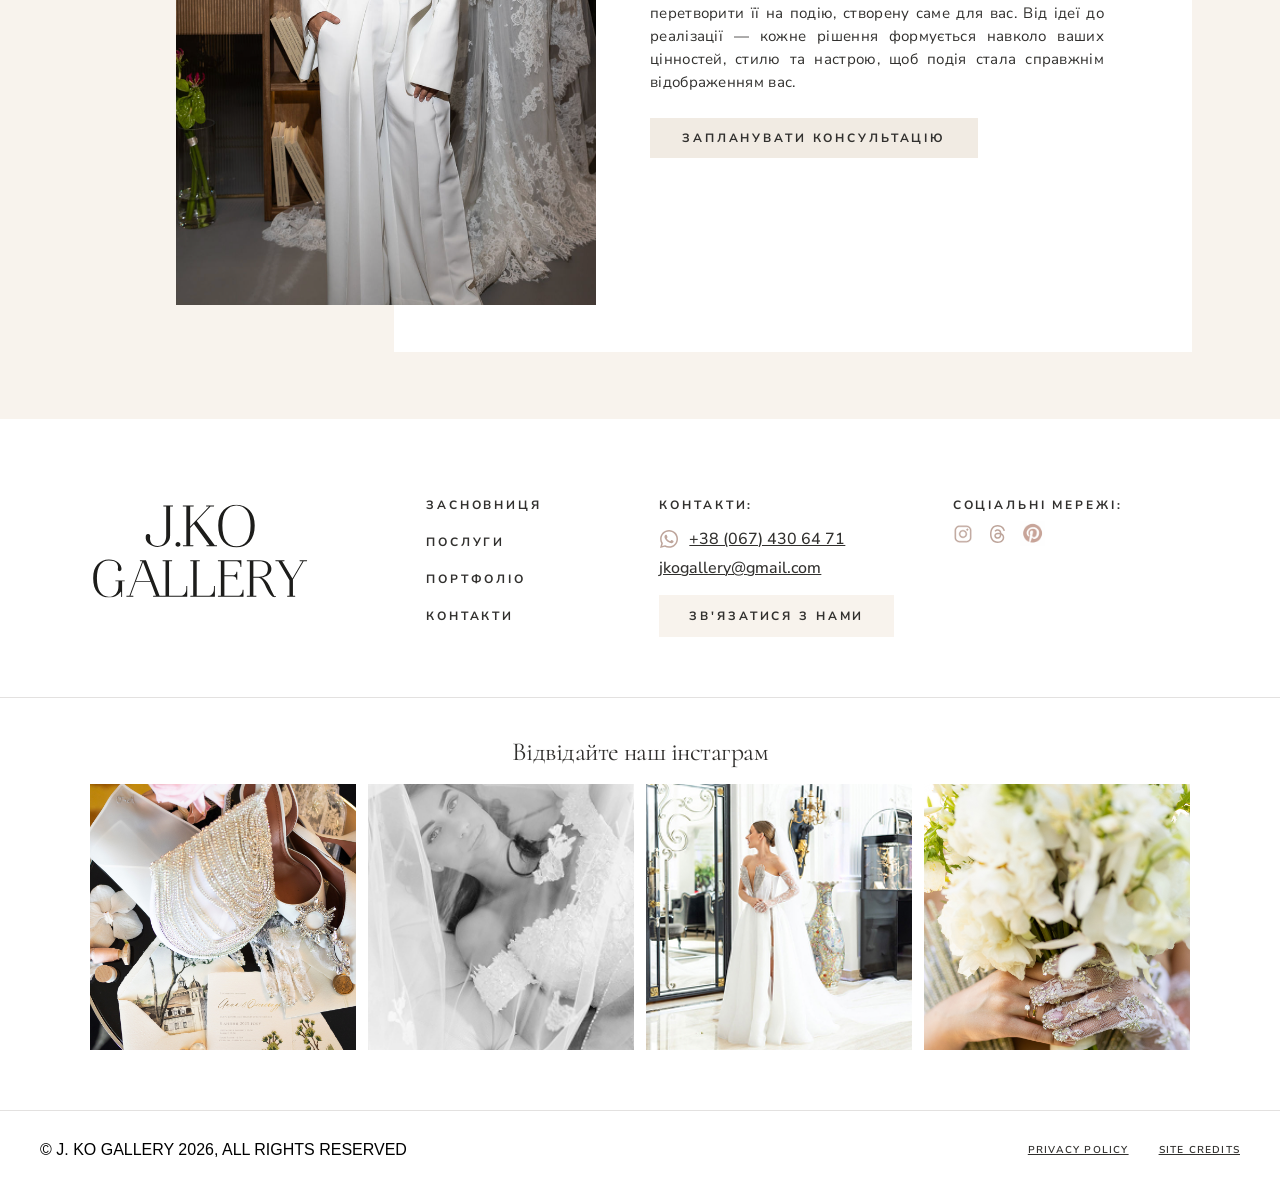
<file: portfolio-volodymyr-anna.html>
<!DOCTYPE html>
<html lang="uk">
<head>
    <meta charset="UTF-8">
    <meta name="viewport" content="width=device-width, initial-scale=1.0">
    <title>Wedding Volodymyr & Anna - J.KO GALLERY</title>
    <link rel="preconnect" href="https://fonts.googleapis.com">
    <link rel="preconnect" href="https://fonts.gstatic.com" crossorigin>
    <link href="https://fonts.googleapis.com/css2?family=Nunito+Sans:wght@300;400;500;700&family=Cormorant:wght@300;400;500&display=swap" rel="stylesheet">
    <link rel="stylesheet" href="style.css">
    <link rel="stylesheet" href="portfolio-volodymyr-anna-style.css">
</head>
<body>
    <!-- Structure cloned from portfolio-oleksandr-anna.html; replace media/text as needed -->
    <button class="mobile-menu-btn" id="mobileMenuBtn">
        <img src="src/img/ic_menu.svg" alt="Menu" class="mobile-menu-icon">
    </button>

    <div class="mobile-menu" id="mobileMenu">
        <button class="mobile-menu-close" id="mobileMenuClose">
            <img src="src/img/ic_cross.svg" alt="Close" class="mobile-menu-close-icon">
        </button>
        <div class="mobile-menu-content">
            <div class="mobile-brand">
                <img src="src/img/for dev/icons and logo/logo-white.svg" alt="J.KO GALLERY" class="mobile-brand-logo">
            </div>
            <nav class="mobile-nav">
                <a href="index.html" class="mobile-nav-link">ГОЛОВНА</a>
                <a href="about.html" class="mobile-nav-link">ПРО ЗАСНОВНИЦЮ</a>
                <a href="services.html" class="mobile-nav-link">ПОСЛУГИ</a>
                <a href="portfolio.html" class="mobile-nav-link">ПОРТФОЛІО</a>
                <a href="contact.html" class="mobile-nav-link">КОНТАКТИ</a>
            </nav>
            <a href="contact.html" class="mobile-contact-btn">ЗВ'ЯЗАТИСЯ З НАМИ</a>
        </div>
    </div>

    <header class="header">
        <div class="header-left">
            <div class="profile-section">
                <a href="index.html" class="profile-image">
                    <img src="src/img/for dev/icons and logo/logo-white.svg" alt="J.KO GALLERY">
                </a>
            </div>
        </div>
        <nav class="header-nav">
            <a href="about.html" class="nav-link">ПРО ЗАСНОВНИЦЮ</a>
            <a href="services.html" class="nav-link">ПОСЛУГИ</a>
            <a href="portfolio.html" class="nav-link">ПОРТФОЛІО</a>
            <a href="contact.html" class="nav-link">КОНТАКТИ</a>
        </nav>
        <div class="header-right">
            <div class="languages">
                <span class="lang active">UA</span>
                <span class="lang">RU</span>
                <span class="lang">EN</span>
            </div>
            <a href="contact.html" class="contact-btn">ЗВ'ЯЗАТИСЯ З НАМИ</a>
        </div>
    </header>
    <!-- Sticky top CTA (matches portfolio) -->
    <div class="pf-sticky-cta" id="pfStickyCta" hidden aria-hidden="true">
        <div class="pf-sticky-cta-inner">
            <p class="pf-sticky-cta-text">Поділіться з нами своєю мрією і ми допоможемо перетворити її на подію, створену саме для вас</p>
            <a href="contact.html" class="pf-sticky-cta-btn">ЗВ'ЯЗАТИСЯ З НАМИ</a>
        </div>
    </div>

    <main class="oa-page">
        <section class="oa-hero">
            <video class="oa-hero-video" autoplay muted loop playsinline>
                <source src="src/img/case_w3/video/wedding-03-01.mp4" type="video/mp4">
            </video>
            <div class="oa-hero-overlay"></div>
            <div class="oa-hero-content">
                <h1>Wedding<br>Volodymyr &amp; Anna</h1>
            </div>
        </section>

        <!-- Desktop-only vision of the last gallery section (mobile remains untouched) -->
        
        <section class="oa-intro">
            <h2>VOLODYMYR &amp; ANNA</h2>
            <p>
                Весілля Володимира та Анни починалось із запаху живих квітів у повітрі і відчуття простору, який прийняв тебе ще у дверях. Біла палітра, витримана від першого квітки до останньої деталі сервірування, не була просто колірним рішенням — вона була настроєм, який гості вдихнули разом із повітрям. Гортензії, кали, ранункулюси і темна соковита зелень піднімались від підлоги до стелі суцільною живою красою, і всередині цього простору хотілось зупинитись і просто насолоджуватись моментом. Коли Анна вийшла в бальній сукні зі шлейфом і тіарою, зал замовк, була та особлива тиша, яка буває тільки один раз за вечір і тільки тоді, коли все зроблено так, як треба. Вона йшла, і все розквітало і в цьому погляді було щось більше за кохання. Флористична арка прийняла їх обох, і в ту мить простір, квіти, світло і люди навколо стали єдиним цілим. Ввечері Анна з'явилась в сукні, коротка, легка і зміна розбудила в гостях саме те відчуття свободи, яке перетворює весілля на справжнє свято. Перший танець Анни і Володимира в золотому світлі прожекторів закрив день із такою теплотою, що нікому не хотілось, щоб музика зупинялась. Такі весілля не описують - їх переживають, історію кохання, котра назавжди залишається в серцях.
            </p>
        </section>
        <section class="oa-photo-slider" aria-label="Галерея фото">
            <div class="oa-photo-slider-viewport" id="oaPhotoViewport">
                <div class="oa-photo-slider-track" id="oaPhotoTrack">
                    <div class="oa-photo-slide"><img src="src/img/case_w3/slider/01--slider-wedd03.jpg" alt=""></div>
                    <div class="oa-photo-slide"><img src="src/img/case_w3/slider/02--slider-wedd03.jpg" alt=""></div>
                    <div class="oa-photo-slide"><img src="src/img/case_w3/slider/03-slider-wedd02.jpg" alt=""></div>
                    <div class="oa-photo-slide"><img src="src/img/case_w3/slider/04-slider-wedd03.jpg" alt=""></div>
                    <div class="oa-photo-slide"><img src="src/img/case_w3/slider/05-slider-wedd03.jpg" alt=""></div>
                    <div class="oa-photo-slide"><img src="src/img/case_w3/slider/06-slider-wedd03.jpg" alt=""></div>
                    <div class="oa-photo-slide"><img src="src/img/case_w3/slider/07-slider-wedd03.jpg" alt=""></div>
                    <div class="oa-photo-slide"><img src="src/img/case_w3/slider/08-slider-wedd03.jpg" alt=""></div>
                    <div class="oa-photo-slide"><img src="src/img/case_w3/slider/09-slider-wedd03.jpg" alt=""></div>
                    <div class="oa-photo-slide"><img src="src/img/case_w3/slider/10-slider-wedd03.jpg" alt=""></div>
                </div>
            </div>
            <div class="oa-photo-slider-captions">
                <button class="oa-photo-nav oa-photo-prev" id="oaPhotoPrev" type="button">
                    <img src="src/img/portfolio/slider/ic_left.svg" alt="" aria-hidden="true"> попередні
                </button>
                <button class="oa-photo-nav oa-photo-next" id="oaPhotoNext" type="button">
                    наступні <img src="src/img/portfolio/slider/ic_right.svg" alt="" aria-hidden="true">
                </button>
            </div>
        </section>
        <section class="oa-pair">
            <img src="src/img/case_w3/01-wedd03.jpg" alt="Wedding photo">
            <img src="src/img/case_w3/02-wedd03.jpg" alt="Wedding photo">
        </section>

        <section class="oa-columns oa-columns-mosaic">
            <div class="oa-col">
                <img src="src/img/case_w3/03-wedd03.jpg" alt="">
                <img src="src/img/case_w3/04-wedd03.jpg" alt="">
                <img src="src/img/case_w3/05-wedd03.jpg" alt="">
                <img src="src/img/case_w3/06-wedd03.jpg" alt="">
            </div>
            <div class="oa-col oa-col-wide">
                <img src="src/img/case_w3/07-wedd03.jpg" alt="">
                <img src="src/img/case_w3/08-wedd03.jpg" alt="">
                <img src="src/img/case_w3/09-wedd03.jpg" alt="">
                <img src="src/img/case_w3/10-wedd03.jpg" alt="">
            </div>
        </section>

        <section class="oa-banner">
            <video class="oa-banner-video" autoplay muted loop playsinline>
                <source src="src/img/case_w3/video/wedding-03-02.mp4" type="video/mp4">
            </video>
        </section>
        <section class="pf-feedback-section">
            <div class="pf-feedback-container">
                <div class="pf-feedback-content">
                    <div class="pf-feedback-avatar">
                        <img src="src/img/case_w3/feedback-anna-03.png" alt="Couple">
                    </div>
                    <div class="pf-feedback-text">
                        <div class="pf-feedback-name">Volodymyr & Anna</div>
                        <p class="pf-feedback-quote">
                            Я знала, чого хочу, але не знала, як це реалізувати на тому рівні, який я бачила в голові. Команда зрозуміла мене з першої зустрічі і не просто виконували завдання — вони думали разом зі мною, пропонували рішення, які я б сама не придумала, і при цьому завжди залишались у моєму баченні. Процес підготовки був чітким і спокійним. У день весілля я не думала про організацію жодної секунди. Я думала про Вову, про наших гостей, про те, який красивий зал і яке все правильне навколо,  відчуття повної присутності у власному святі — те, що залишається з тобою назавжди.
                        </p>
                    </div>
                </div>
            </div>
        </section>
        <section class="oa-columns oa-columns-last4 visibility-mobile" style="display:none;">
            <div class="oa-col">
                <img src="src/img/case_w3/11-wedd03.jpg" alt="">
                <img src="src/img/case_w3/12-wedd03.jpg" alt="">
                <img src="src/img/case_w3/13-wedd03.jpg" alt="">
            </div>
            <div class="oa-col oa-col-wide">
                <div class="oa-right-pair">
                    <img src="src/img/case_w3/14-wedd03.jpg" alt="">
                    <img src="src/img/case_w3/15-wedd03.jpg" alt="">
                </div>
            </div>
            <div class="oa-col oa-col-full">
                <img src="src/img/case_w3/16-wedd03.jpg" alt="">
                <img src="src/img/case_w3/17-wedd03.jpg" alt="">
            </div>
        </section>
        <section class="oa-columns oa-columns-last4 visibility-desktop">
            <div class="oa-col">
                <img src="src/img/case_w3/11-wedd03.jpg" alt="">
                <img src="src/img/case_w3/12-wedd03.jpg" alt="">
                <img src="src/img/case_w3/13-wedd03.jpg" alt="">
            </div>
            <div class="oa-col oa-col-wide">
                <div class="oa-right-pair">
                    <img src="src/img/case_w3/14-wedd03.jpg" alt="">
                    <img src="src/img/case_w3/15-wedd03.jpg" alt="">
                    <img src="src/img/case_w3/16-wedd03.jpg" alt="">
                    <img src="src/img/case_w3/17-wedd03.jpg" alt="">
                </div>
            </div>
        </section>

        

        <section class="oa-mid-video">
            <video class="oa-mid-video-el" autoplay muted loop playsinline>
                <source src="src/img/case_w3/video/wedding-03-03.mp4" type="video/mp4">
            </video>
        </section>

        

        <section class="oa-cta">
            <img src="src/img/case_w3/f8bd7aca3efe9ff78e6b7f48a226cbee1d463342.png" alt="">
            <div class="oa-cta-text">
                <h3>РОЗПОЧНІМО ВАШУ РОЗКІШНУ ІСТОРІЮ</h3>
                <p>
                    Поділіться з нами своєю мрією і ми допоможемо перетворити її на подію, створену саме для вас. Від ідеї до реалізації — кожне рішення формується навколо ваших цінностей, стилю та настрою, щоб подія стала справжнім відображенням вас.
                </p>
                <a href="contact.html">запланувати консультацію</a>
            </div>
        </section>
        <section class="case-separator" aria-hidden="true"></section>
    </main>

    <footer class="footer">
        <div class="footer-content">
            <div class="footer-logo">
                <a href="index.html">
                    <img src="src/img/for dev/icons and logo/logo-black.svg" alt="J.KO GALLERY" class="footer-logo-img">
                </a>
            </div>
            <nav class="footer-nav">
                <a href="about.html" class="footer-nav-link">ЗАСНОВНИЦЯ</a>
                <a href="services.html" class="footer-nav-link">ПОСЛУГИ</a>
                <a href="portfolio.html" class="footer-nav-link">ПОРТФОЛІО</a>
                <a href="contact.html" class="footer-nav-link">КОНТАКТИ</a>
            </nav>
            <div class="footer-contacts">
                <h3 class="footer-section-title">КОНТАКТИ:</h3>
                <div class="footer-contact">
                    <div class="footer-phone">
                        <img src="src/img/for dev/icons and logo/whatsapp.svg" alt="WhatsApp" class="footer-icon">
                        <a href="tel:+380674306471" class="footer-contact-link">+38 (067) 430 64 71</a>
                    </div>
                    <div class="footer-email">
                        <a href="mailto:jkogallery@gmail.com" class="footer-contact-link">jkogallery@gmail.com</a>
                    </div>
                </div>
                <a href="contact.html" class="footer-btn">ЗВ'ЯЗАТИСЯ З НАМИ</a>
            </div>
            <div class="footer-right">
                <h3 class="footer-section-title">СОЦІАЛЬНІ МЕРЕЖІ:</h3>
                <div class="footer-social">
                    <a href="https://www.instagram.com/jko_gallery/" class="footer-social-link" target="_blank" rel="noopener noreferrer">
                        <img src="src/img/for dev/icons and logo/instagram.svg" alt="Instagram" class="footer-social-icon">
                    </a>
                    <a href="https://www.threads.com/@juliakovinko?xmt=AQF0-ck61pvXUQDFmIZNkJqVhKGXguqFOk3-LTiBStXwZ5I" class="footer-social-link" target="_blank" rel="noopener noreferrer">
                        <img src="src/img/for dev/icons and logo/threads.svg" alt="Threads" class="footer-social-icon">
                    </a>
                    <a href="#" class="footer-social-link">
                        <img src="src/img/for dev/icons and logo/pinterest.png" alt="Pinterest" class="footer-social-icon footer-social-icon-pinterest">
                    </a>
                </div>
            </div>
        </div>
    </footer>

    <script>
      // Sticky top CTA — appears after first content block (oa-pair or oa-columns)
      (function() {
        const stickyCta = document.getElementById('pfStickyCta');
        const mobileMenuBtn = document.getElementById('mobileMenuBtn');
        const mobileMenuCloseBtn = document.getElementById('mobileMenuClose');
        if (!stickyCta) return;
        const triggerBlock = document.querySelector('.oa-pair') || document.querySelector('.oa-columns') || document.querySelector('main section');
        function updateStickyCta() {
          if (!triggerBlock) return;
          const triggerRect = triggerBlock.getBoundingClientRect();
          const mainHeaderHeight = 80;
          const shouldShow = triggerRect.top <= (mainHeaderHeight + 40);
          stickyCta.hidden = !shouldShow;
          stickyCta.classList.toggle('is-visible', shouldShow);
          stickyCta.setAttribute('aria-hidden', shouldShow ? 'false' : 'true');
          document.body.classList.toggle('sticky-cta-visible', shouldShow);
          if (mobileMenuBtn) {
            const showWithPanel = window.innerWidth <= 1130 && shouldShow;
            mobileMenuBtn.classList.toggle('with-sticky-panel', showWithPanel);
            if (mobileMenuCloseBtn) mobileMenuCloseBtn.classList.toggle('with-sticky-panel', showWithPanel);
          }
        }
        let ticking = false;
        window.addEventListener('scroll', () => {
          if (ticking) return;
          ticking = true;
          requestAnimationFrame(() => { updateStickyCta(); ticking = false; });
        }, { passive: true });
        window.addEventListener('resize', updateStickyCta);
        updateStickyCta();
      })();
    </script>

    <script>
        // Burger icon: white over hero (first block), dark after it
        (function() {
            const mobileMenuBtn = document.getElementById('mobileMenuBtn');
            const mobileMenuIcon = document.querySelector('.mobile-menu-icon');
            if (!mobileMenuBtn || !mobileMenuIcon) return;

            function updateMenuIcon() {
                if (window.innerWidth > 1130) {
                    mobileMenuBtn.classList.remove('on-hero');
                    return;
                }
                const scrollY = window.pageYOffset || window.scrollY || 0;
                const menuBtnBottom = mobileMenuBtn.getBoundingClientRect().bottom + scrollY;
                const hero = document.querySelector('.oa-hero');
                const heroBottom = hero ? (hero.offsetTop + hero.offsetHeight) : 0;
                const isOverHero = hero && menuBtnBottom <= heroBottom;
                mobileMenuBtn.classList.toggle('on-hero', Boolean(isOverHero));
            }

            let ticking = false;
            function onScroll() {
                if (!ticking) {
                    window.requestAnimationFrame(() => {
                        updateMenuIcon();
                        ticking = false;
                    });
                    ticking = true;
                }
            }

            window.addEventListener('scroll', onScroll, { passive: true });
            window.addEventListener('resize', updateMenuIcon);
            updateMenuIcon();
        })();
    </script>

    <section class="instagram-section">
        <div class="instagram-section-content">
            <h2 class="instagram-title">Відвідайте наш інстаграм</h2>
            <div class="instagram-gallery">
                <div class="instagram-item"><img src="src/img/for dev/insta/inst1.jpg" alt=""></div>
                <div class="instagram-item"><img src="src/img/for dev/insta/inst2.jpg" alt=""></div>
                <div class="instagram-item"><img src="src/img/for dev/insta/inst3.jpg" alt=""></div>
                <div class="instagram-item"><img src="src/img/for dev/insta/inst4.jpg" alt=""></div>
            </div>
        </div>
    </section>

    <footer class="footer-bottom">
        <div class="footer-bottom-content">
            <p class="footeropyright">© J. KO GALLERY 2026, ALL RIGHTS RESERVED</p>
            <div class="footer-bottom-links">
                <a href="#" class="footer-bottom-link">PRIVACY POLICY</a>
                <a href="#" class="footer-bottom-link">SITE CREDITS</a>
            </div>
        </div>
    </footer>

    <script>
        // Basic mobile menu toggle (reuse if needed)
        const mobileMenuBtn = document.getElementById('mobileMenuBtn');
        const mobileMenu = document.getElementById('mobileMenu');
        const mobileMenuClose = document.getElementById('mobileMenuClose');
        if (mobileMenuBtn && mobileMenu && mobileMenuClose) {
            mobileMenuBtn.addEventListener('click', () => {
                mobileMenu.classList.add('active');
                document.body.classList.add('menu-open');
            });
            mobileMenuClose.addEventListener('click', () => {
                mobileMenu.classList.remove('active');
                document.body.classList.remove('menu-open');
            });
        }
    </script>

    <script>
    // Photo slider: drag-scroll + infinite wrap (same logic as index + OA page)
    (function() {
        const viewport = document.getElementById('oaPhotoViewport');
        const track = document.getElementById('oaPhotoTrack');
        const prevBtn = document.getElementById('oaPhotoPrev');
        const nextBtn = document.getElementById('oaPhotoNext');
        if (!viewport || !track || !prevBtn || !nextBtn) return;

        // Clone one cycle for infinite wrap
        const items = Array.from(track.children);
        if (!items.length) return;
        const count = items.length;
        for (let i = 0; i < count; i++) track.appendChild(items[i].cloneNode(true));

        let cycleWidth = 0;
        function computeCycle() { cycleWidth = track.scrollWidth / 2; }
        computeCycle();

        function setInitial() { viewport.scrollLeft = cycleWidth; }
        setInitial();
        window.addEventListener('load', () => { computeCycle(); setInitial(); });
        window.addEventListener('resize', () => {
            const ratio = viewport.scrollLeft / cycleWidth || 1;
            computeCycle();
            viewport.scrollLeft = Math.max(1, ratio * cycleWidth);
        });

        // Wrap-around on scroll
        let jumping = false;
        viewport.addEventListener('scroll', () => {
            if (jumping) return;
            const rightBoundary = Math.max(0, track.scrollWidth - viewport.clientWidth);
            const sl = viewport.scrollLeft;
            if (sl >= rightBoundary - 1) {
                jumping = true;
                viewport.scrollLeft = Math.max(0, sl - cycleWidth);
                requestAnimationFrame(() => jumping = false);
            } else if (sl <= 0) {
                jumping = true;
                viewport.scrollLeft = sl + cycleWidth;
                requestAnimationFrame(() => jumping = false);
            }
        }, { passive: true });

        // Drag-to-scroll
        (function enableDragScroll(element) {
            let isDown = false;
            let startX;
            let scrollLeft;

            function getX(e) { return e.touches ? e.touches[0].clientX : e.pageX; }

            function move(e) {
                if (!isDown) return;
                e.preventDefault();
                const x = getX(e);
                const walk = x - startX;
                element.scrollLeft = scrollLeft - walk;
            }

            element.addEventListener('mousedown', (e) => {
                isDown = true;
                element.classList.add('is-dragging');
                element.style.cursor = 'grabbing';
                element.style.userSelect = 'none';
                startX = e.pageX;
                scrollLeft = element.scrollLeft;
            });
            element.addEventListener('touchstart', (e) => {
                isDown = true;
                startX = getX(e);
                scrollLeft = element.scrollLeft;
            }, { passive: true });

            element.addEventListener('mouseleave', () => {
                isDown = false;
                element.classList.remove('is-dragging');
                element.style.cursor = 'grab';
                element.style.userSelect = '';
            });
            element.addEventListener('mouseup', () => {
                isDown = false;
                element.classList.remove('is-dragging');
                element.style.cursor = 'grab';
                element.style.userSelect = '';
            });
            element.addEventListener('touchend', () => {
                isDown = false;
                element.classList.remove('is-dragging');
            }, { passive: true });

            element.addEventListener('mousemove', move);
            element.addEventListener('touchmove', move, { passive: false });

            element.addEventListener('selectstart', (e) => {
                if (isDown) e.preventDefault();
            });
        })(viewport);

        // Prev/Next buttons scroll by one slide width
        function scrollBySlide(dir) {
            const one = (items[0]?.offsetWidth || 410) + 8;
            viewport.scrollBy({ left: dir * one, behavior: 'smooth' });
        }
        prevBtn.addEventListener('click', () => scrollBySlide(-1));
        nextBtn.addEventListener('click', () => scrollBySlide(1));
    })();
    </script>
</body>
</html>
</file>
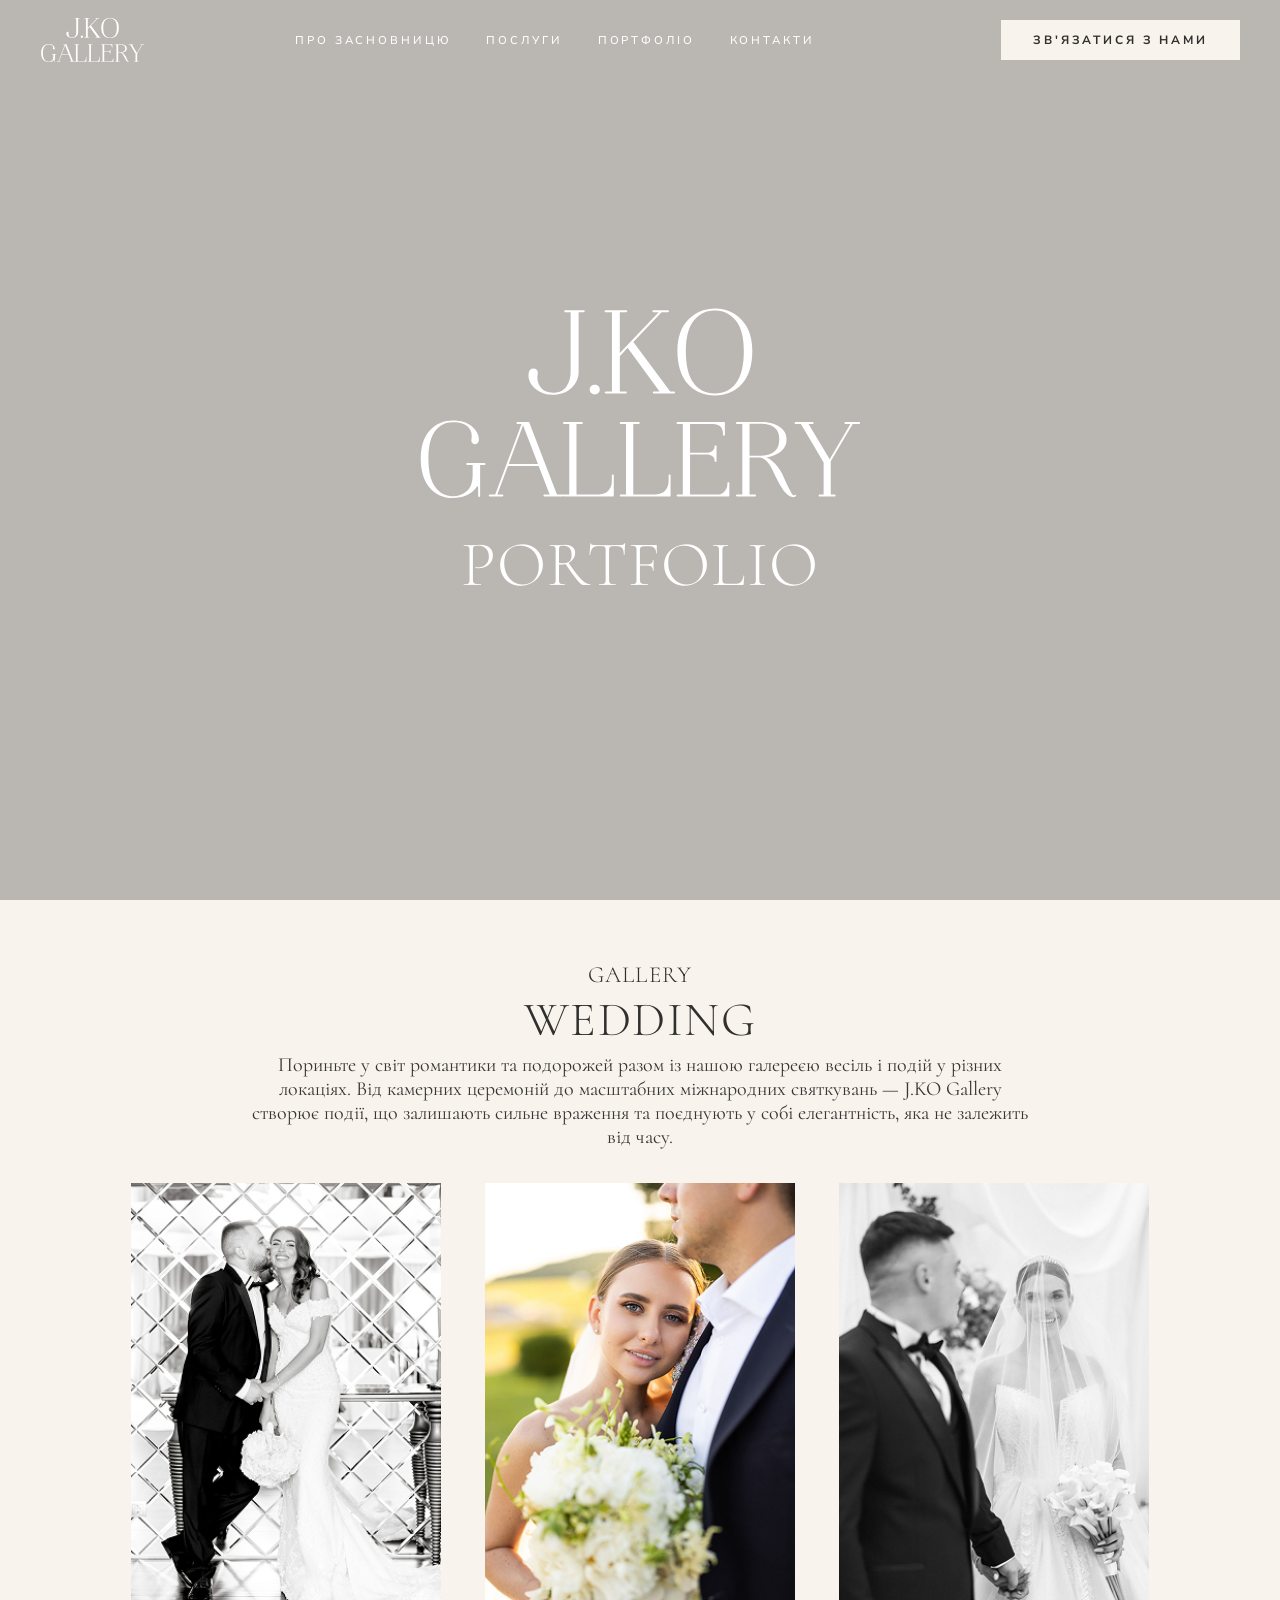
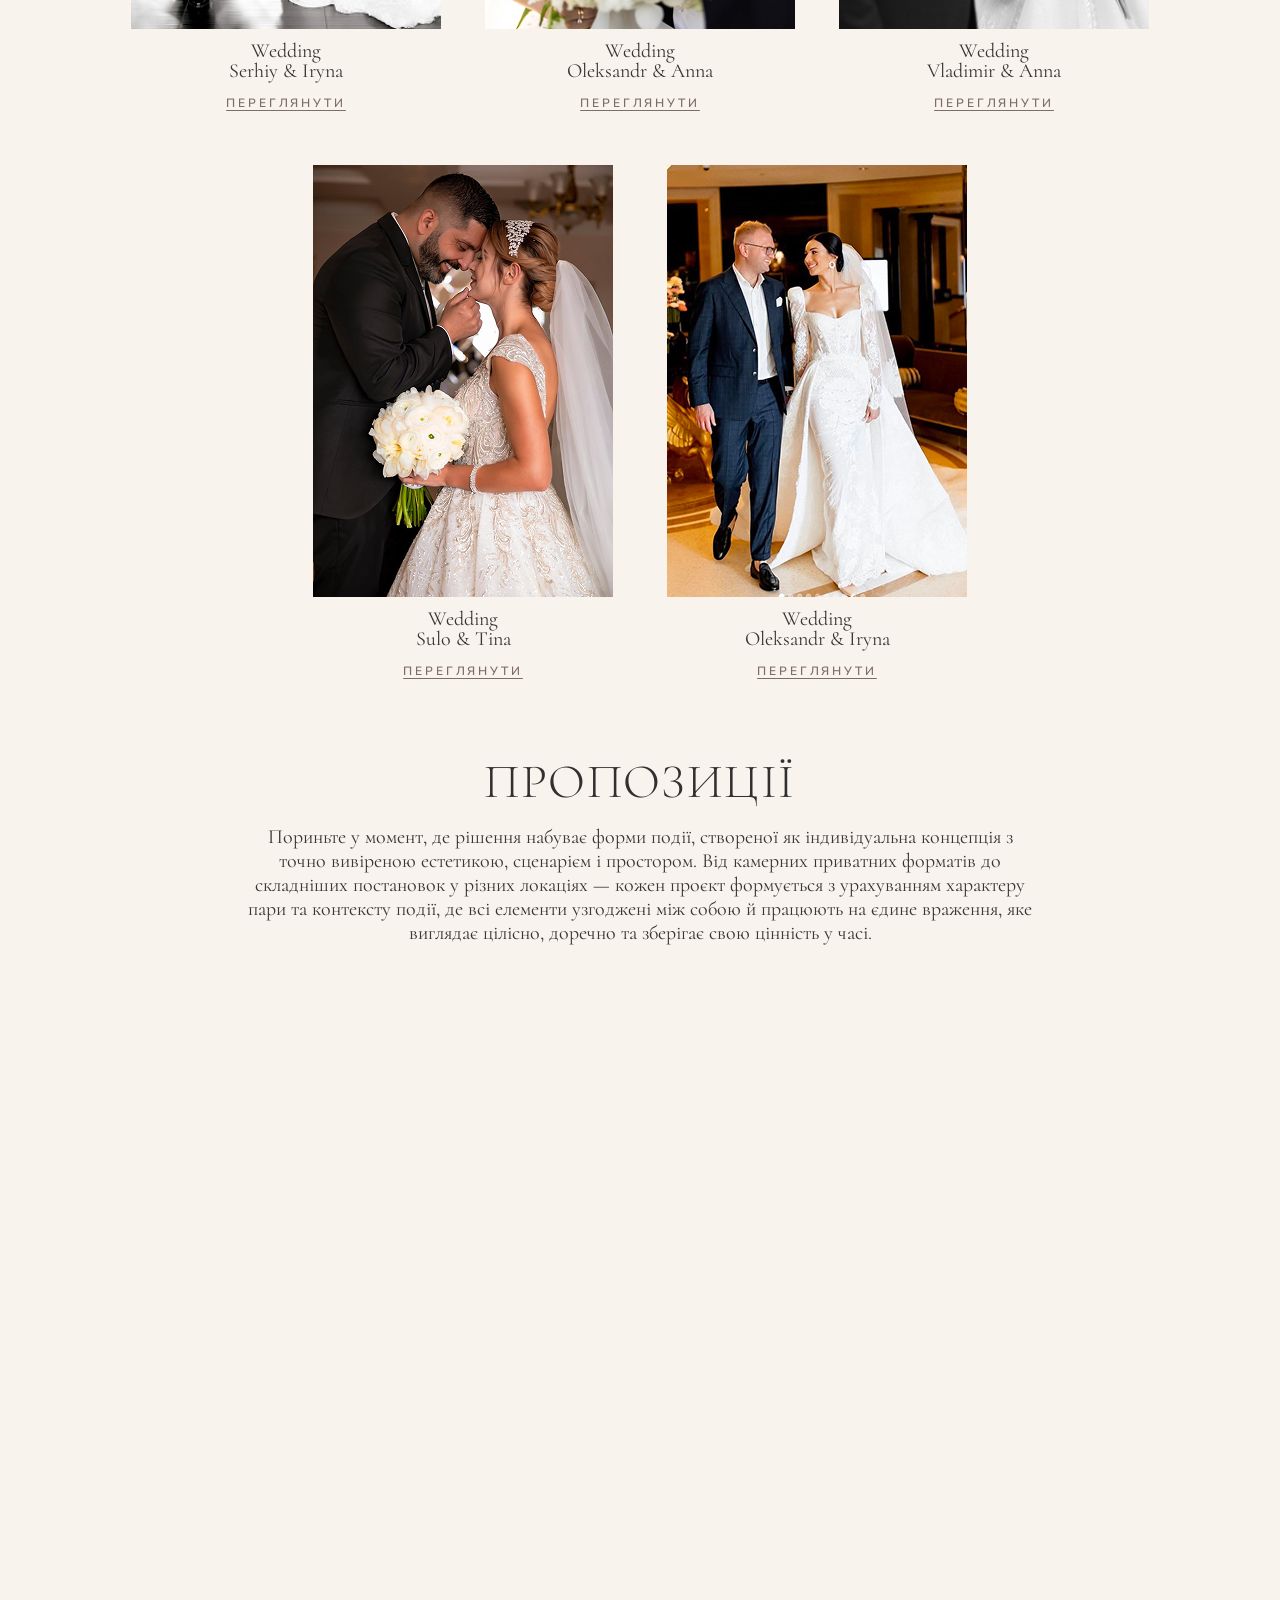
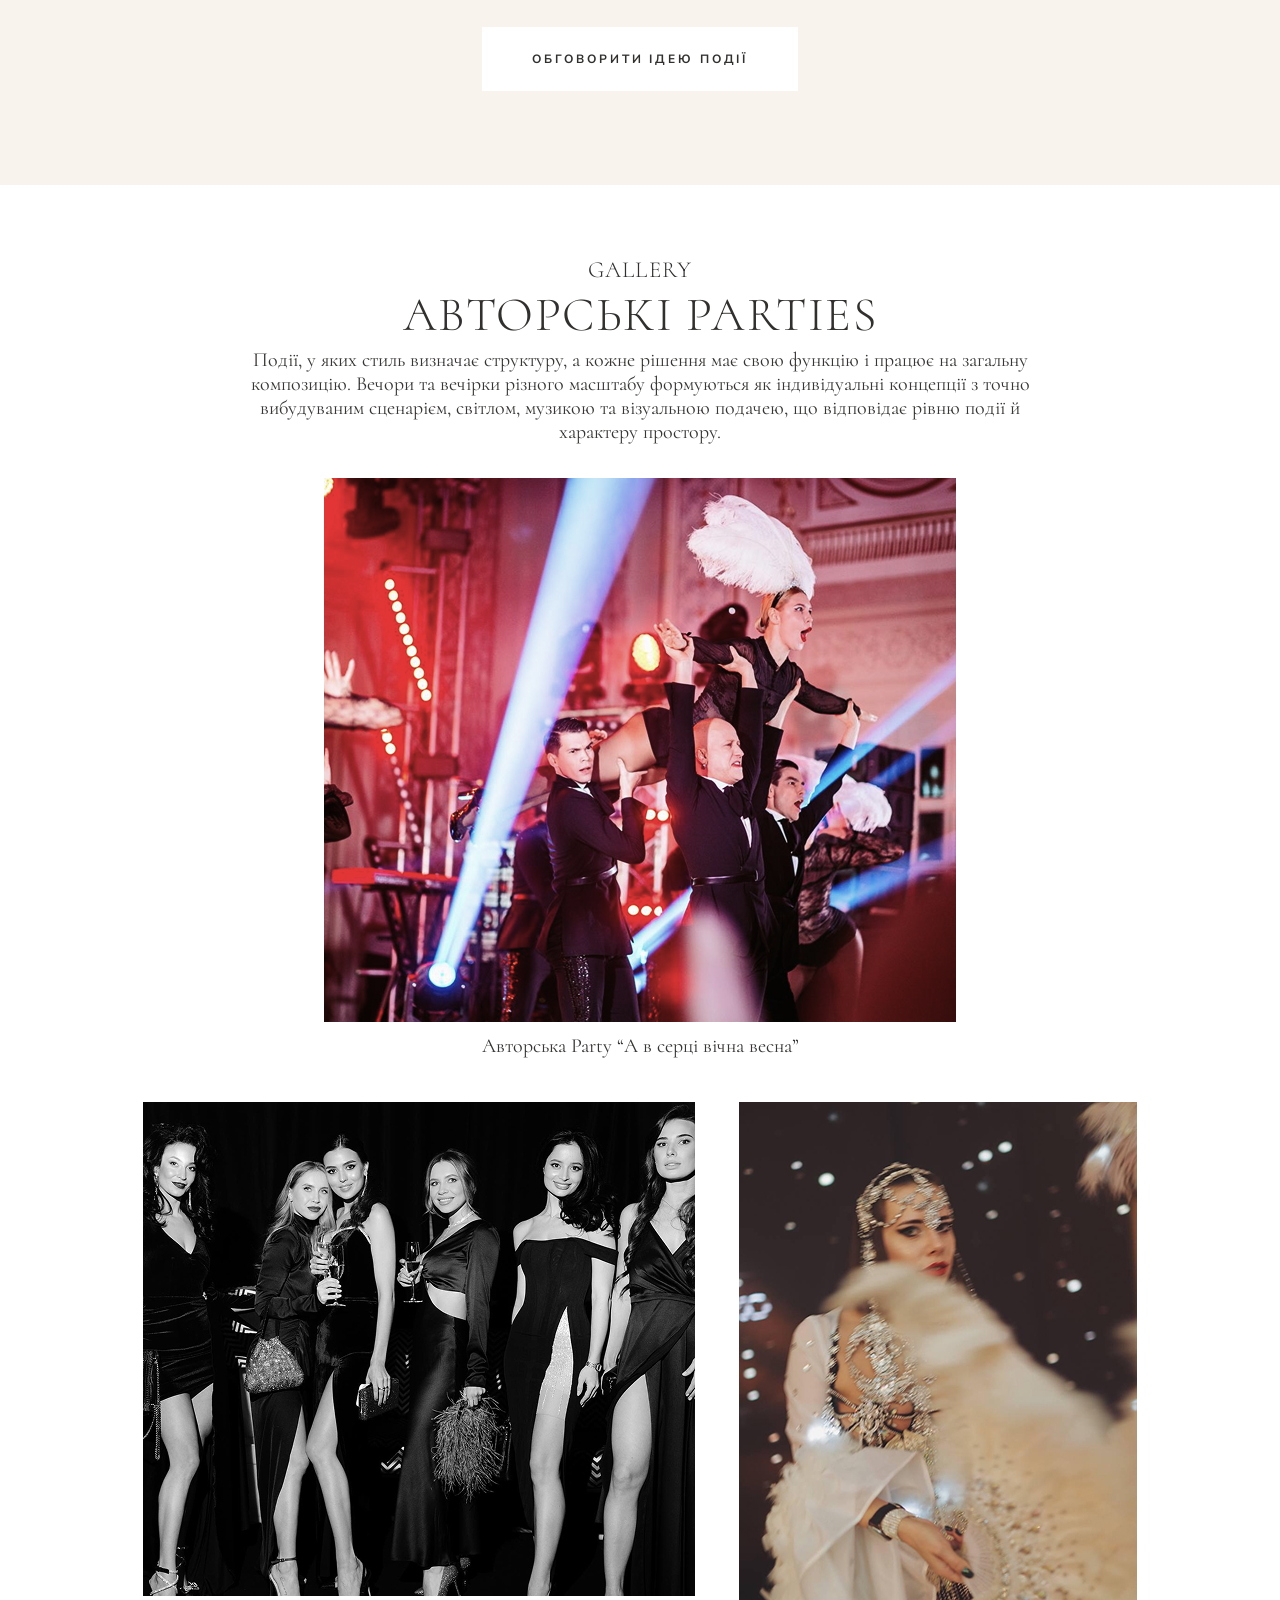
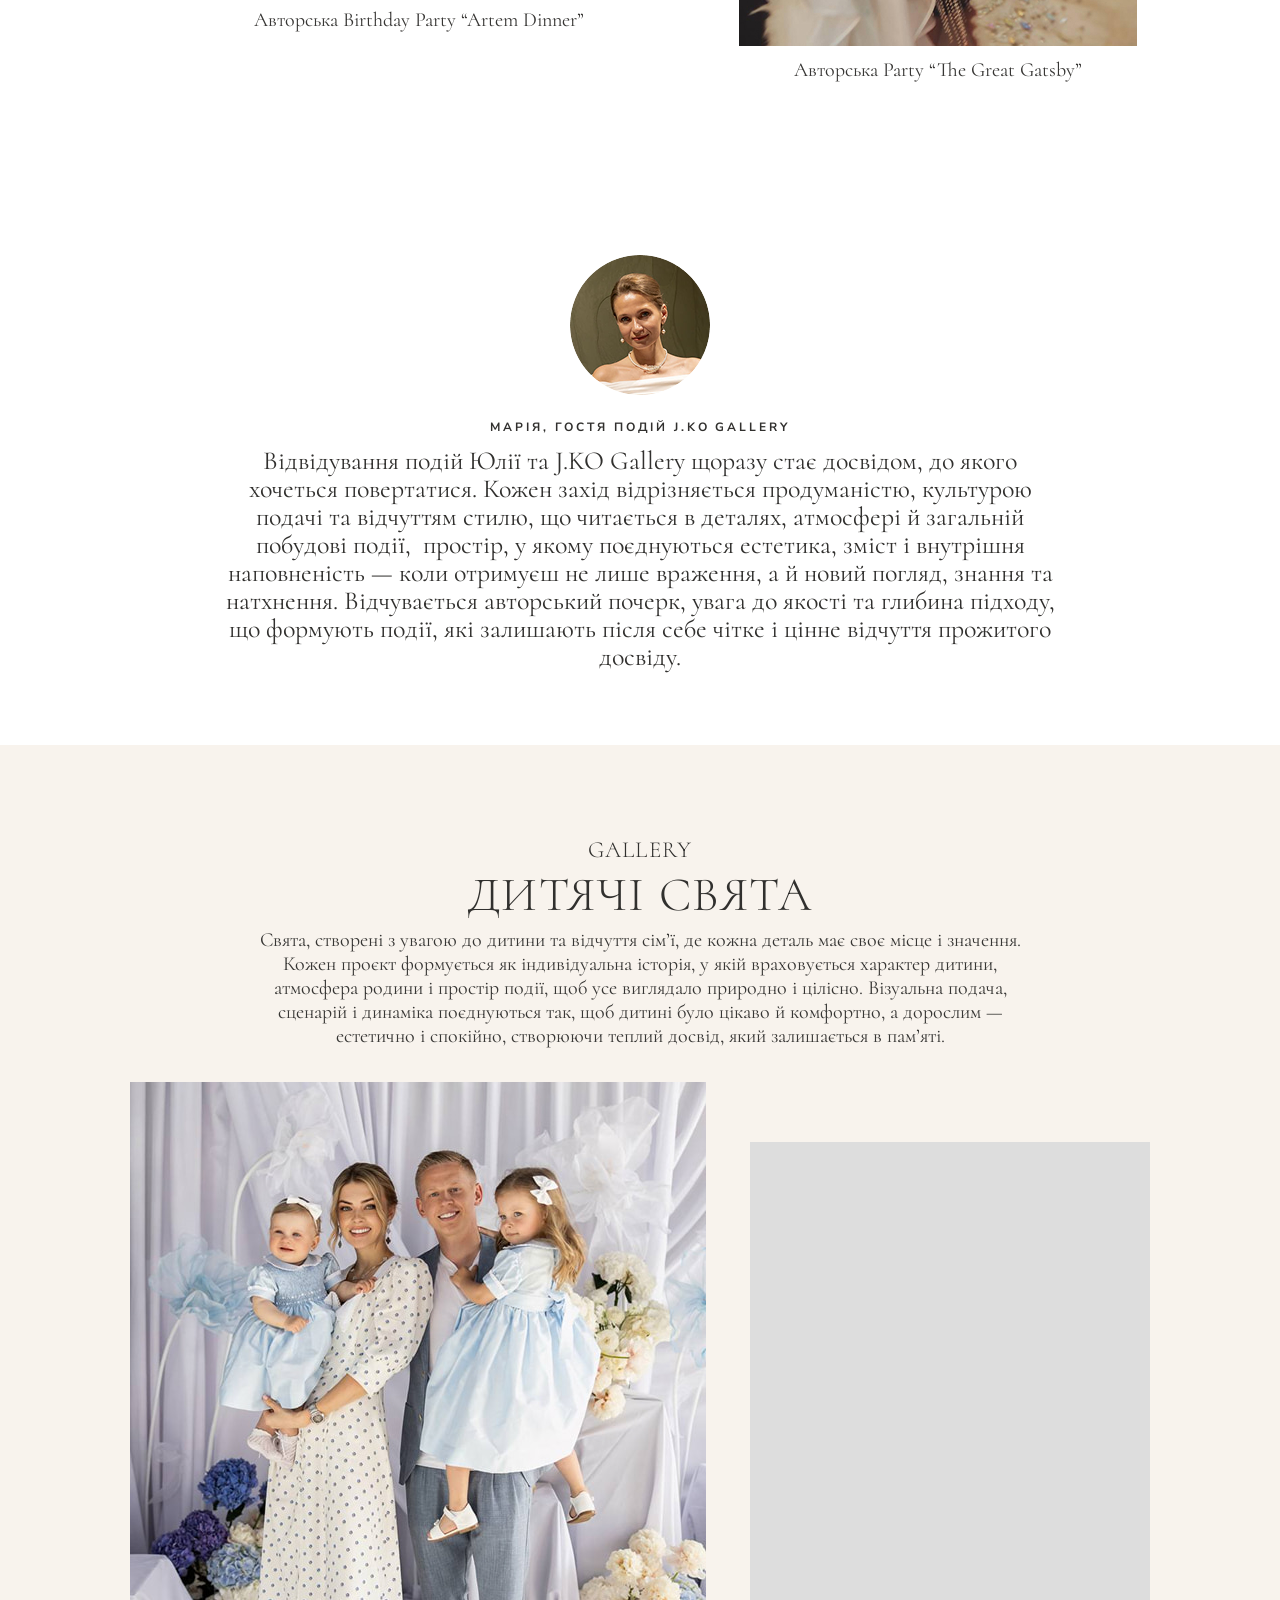
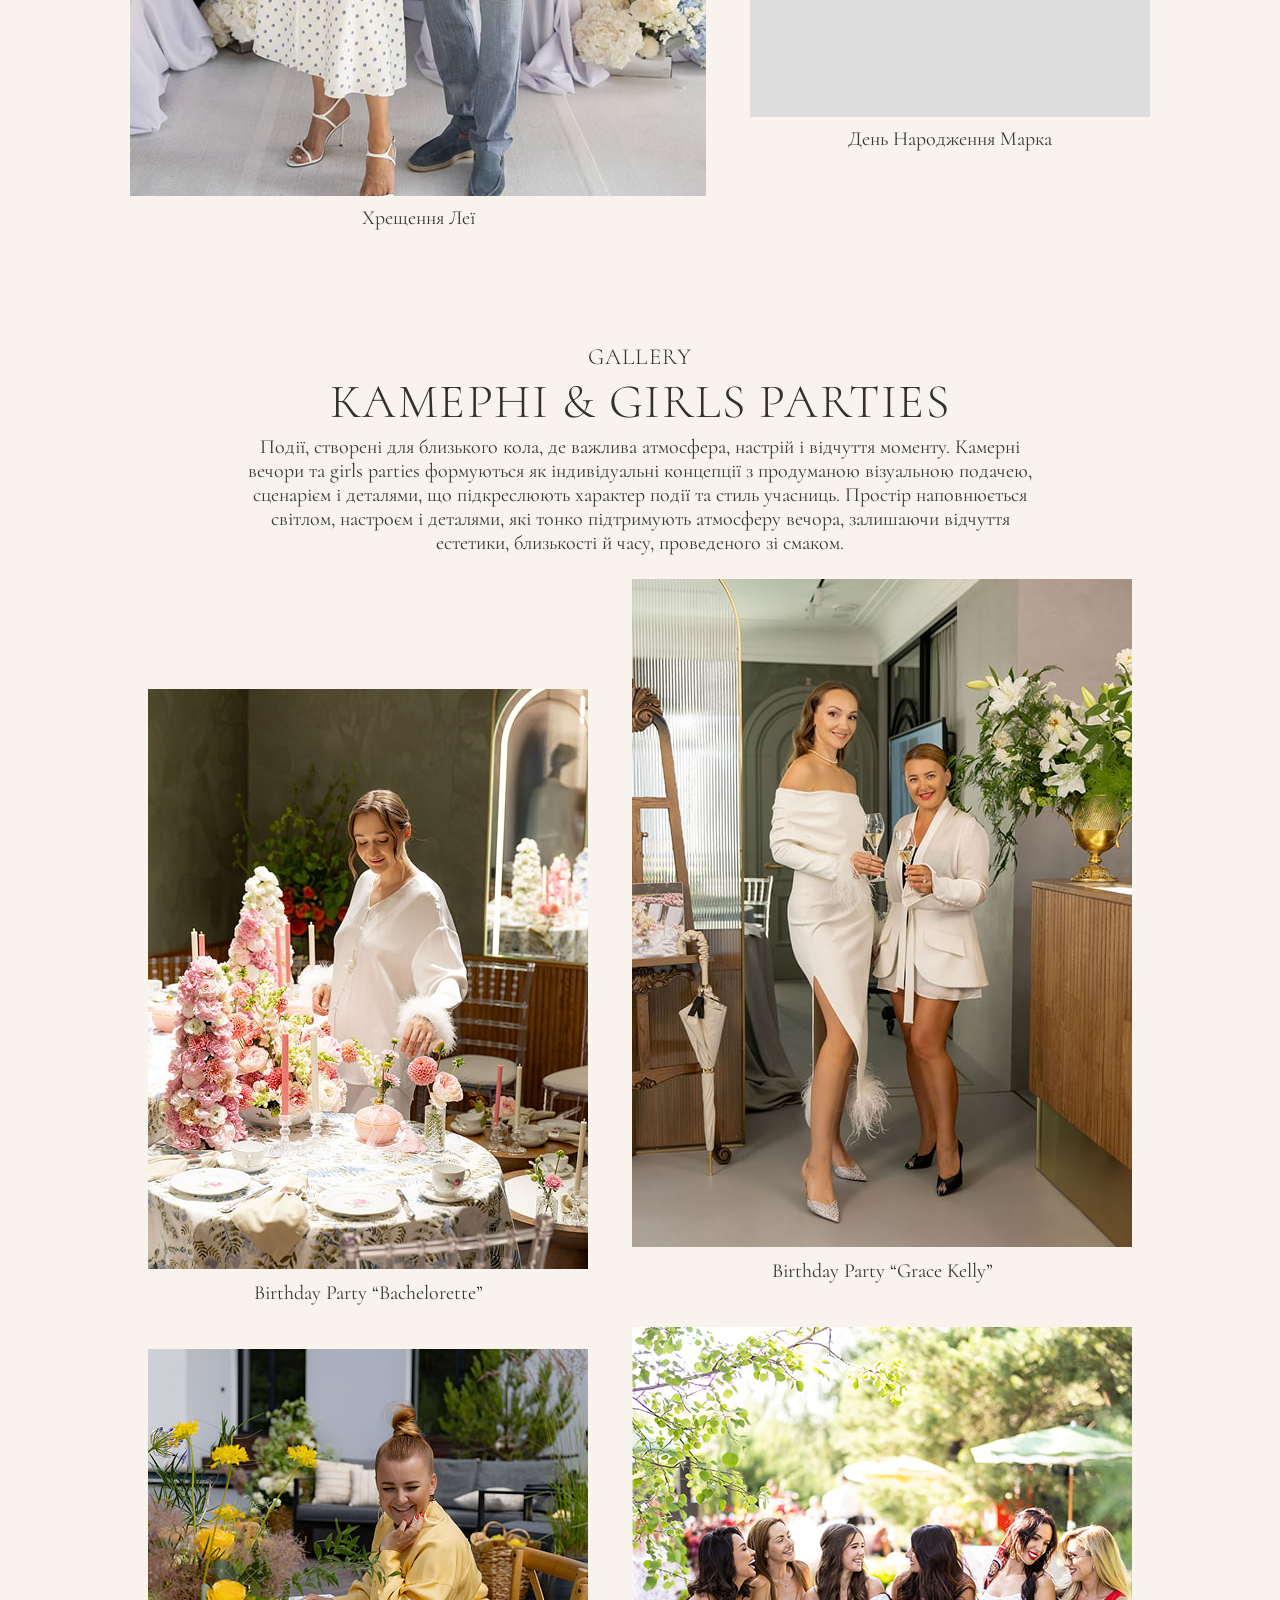
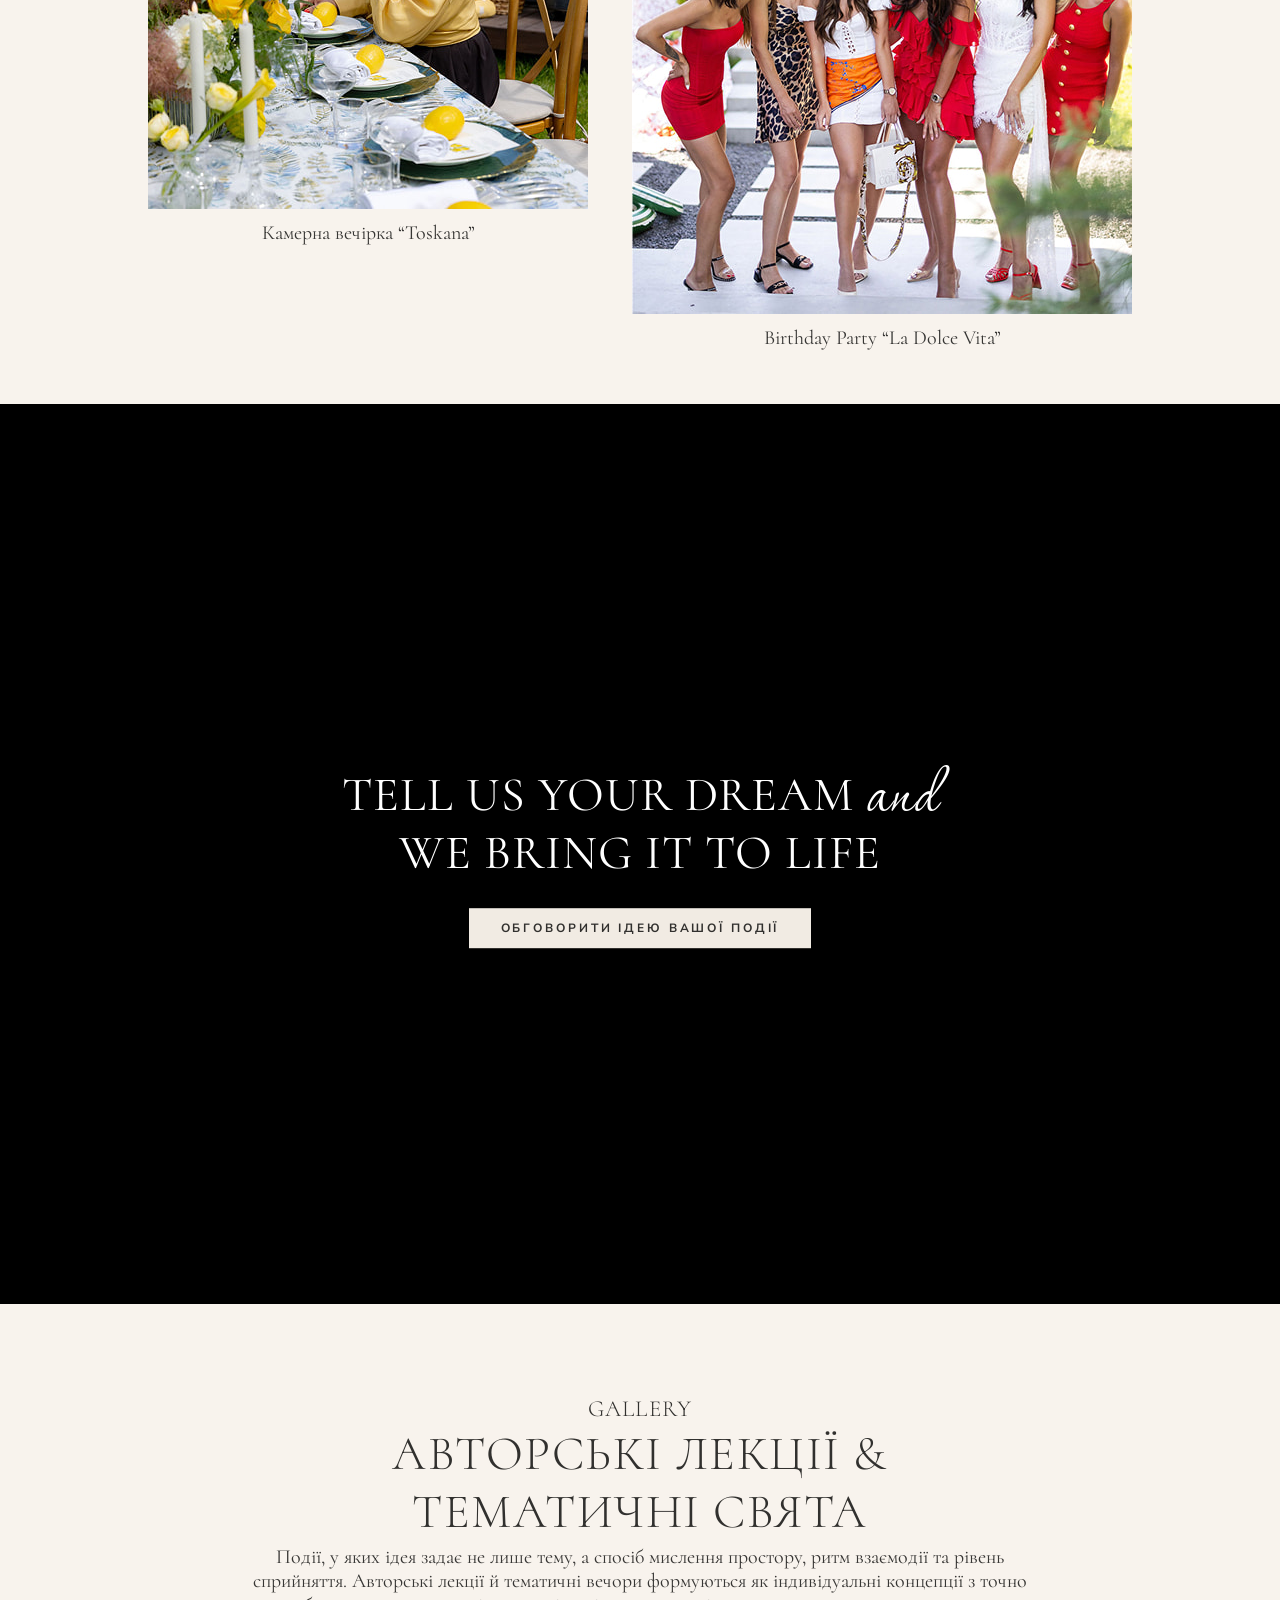
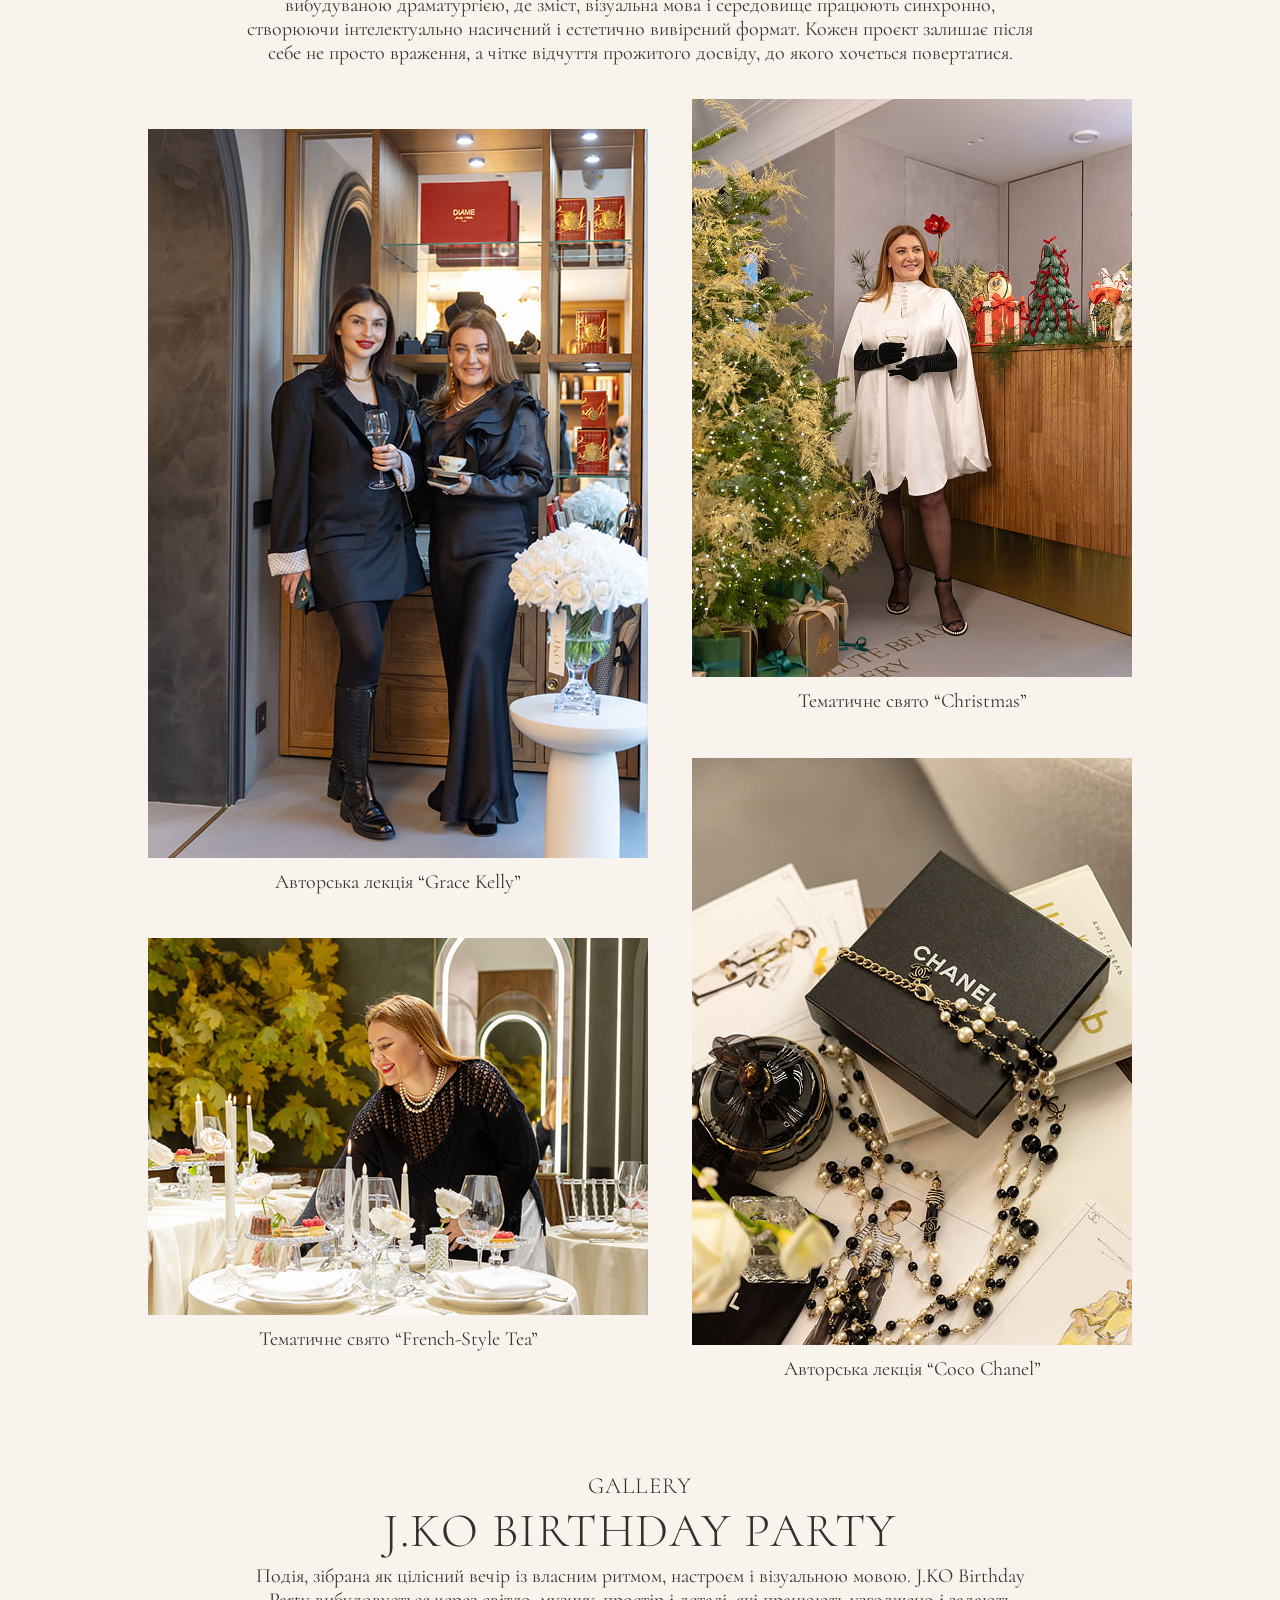
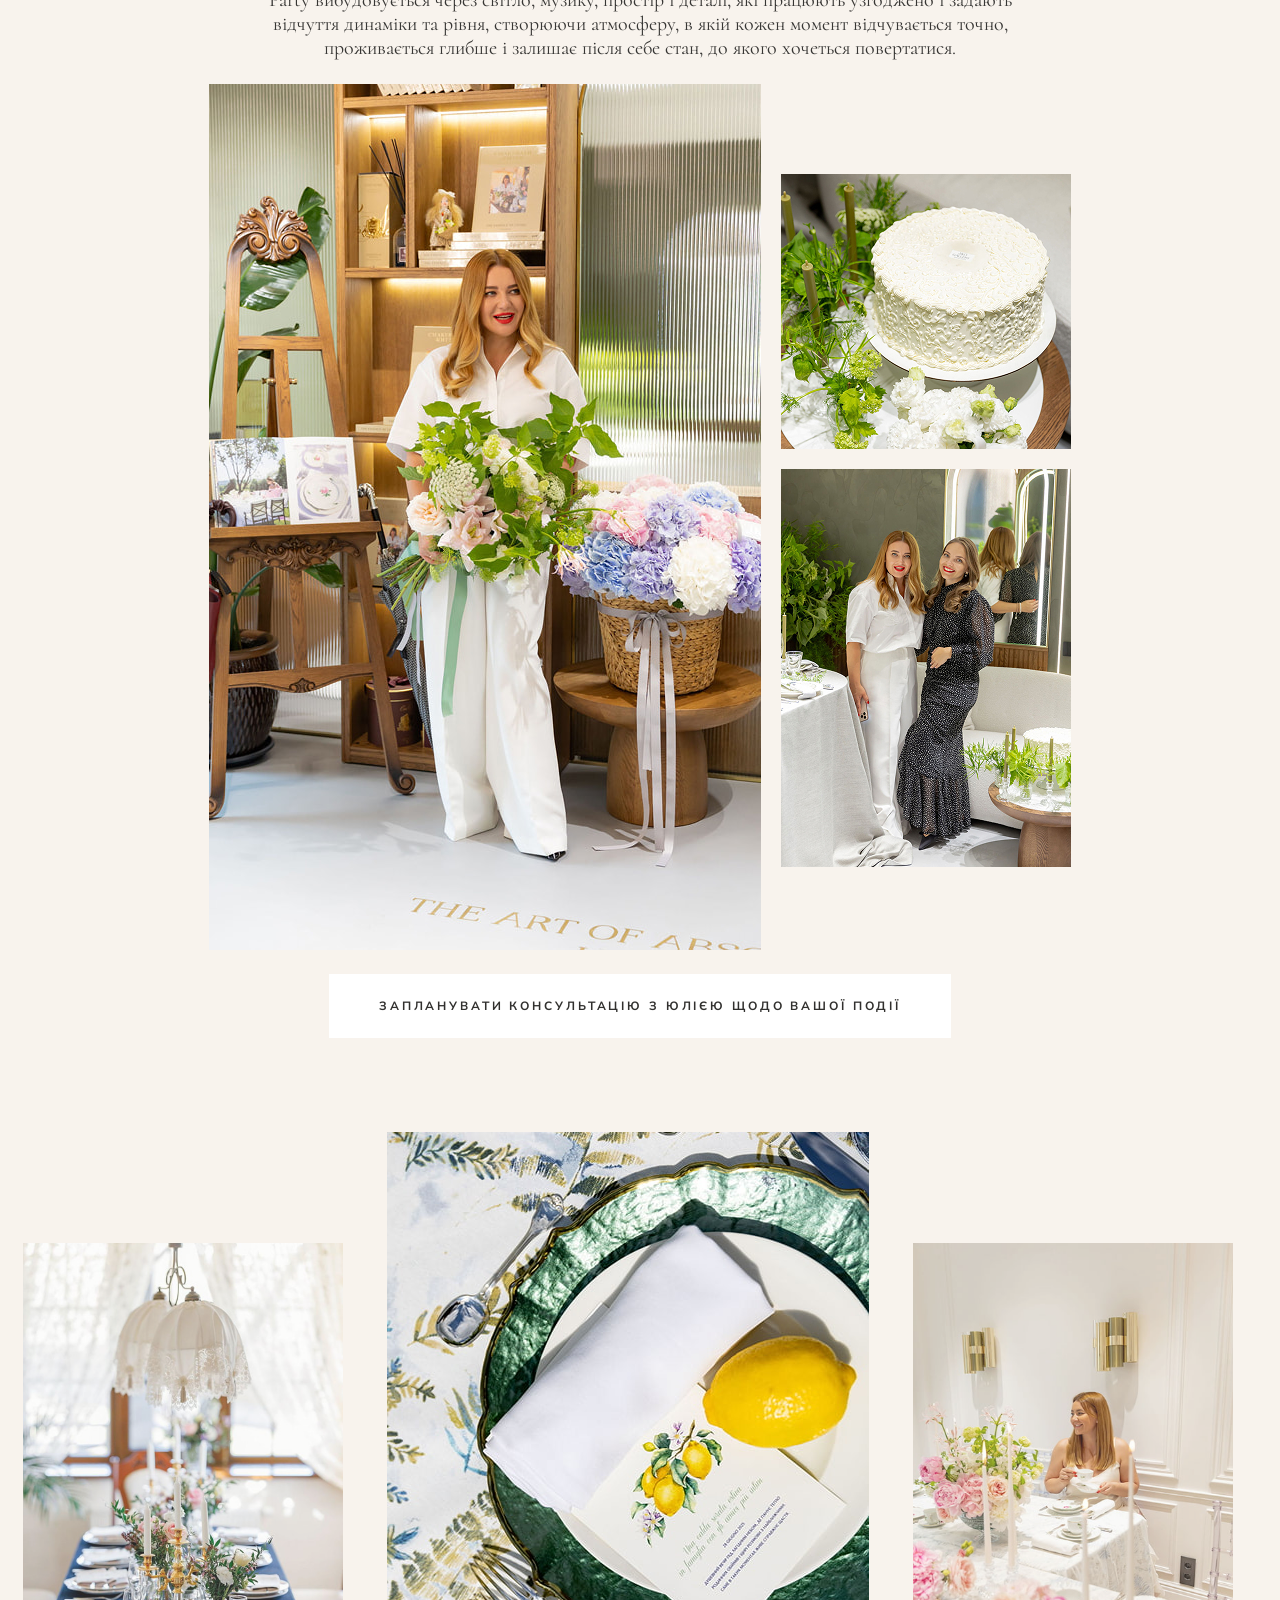
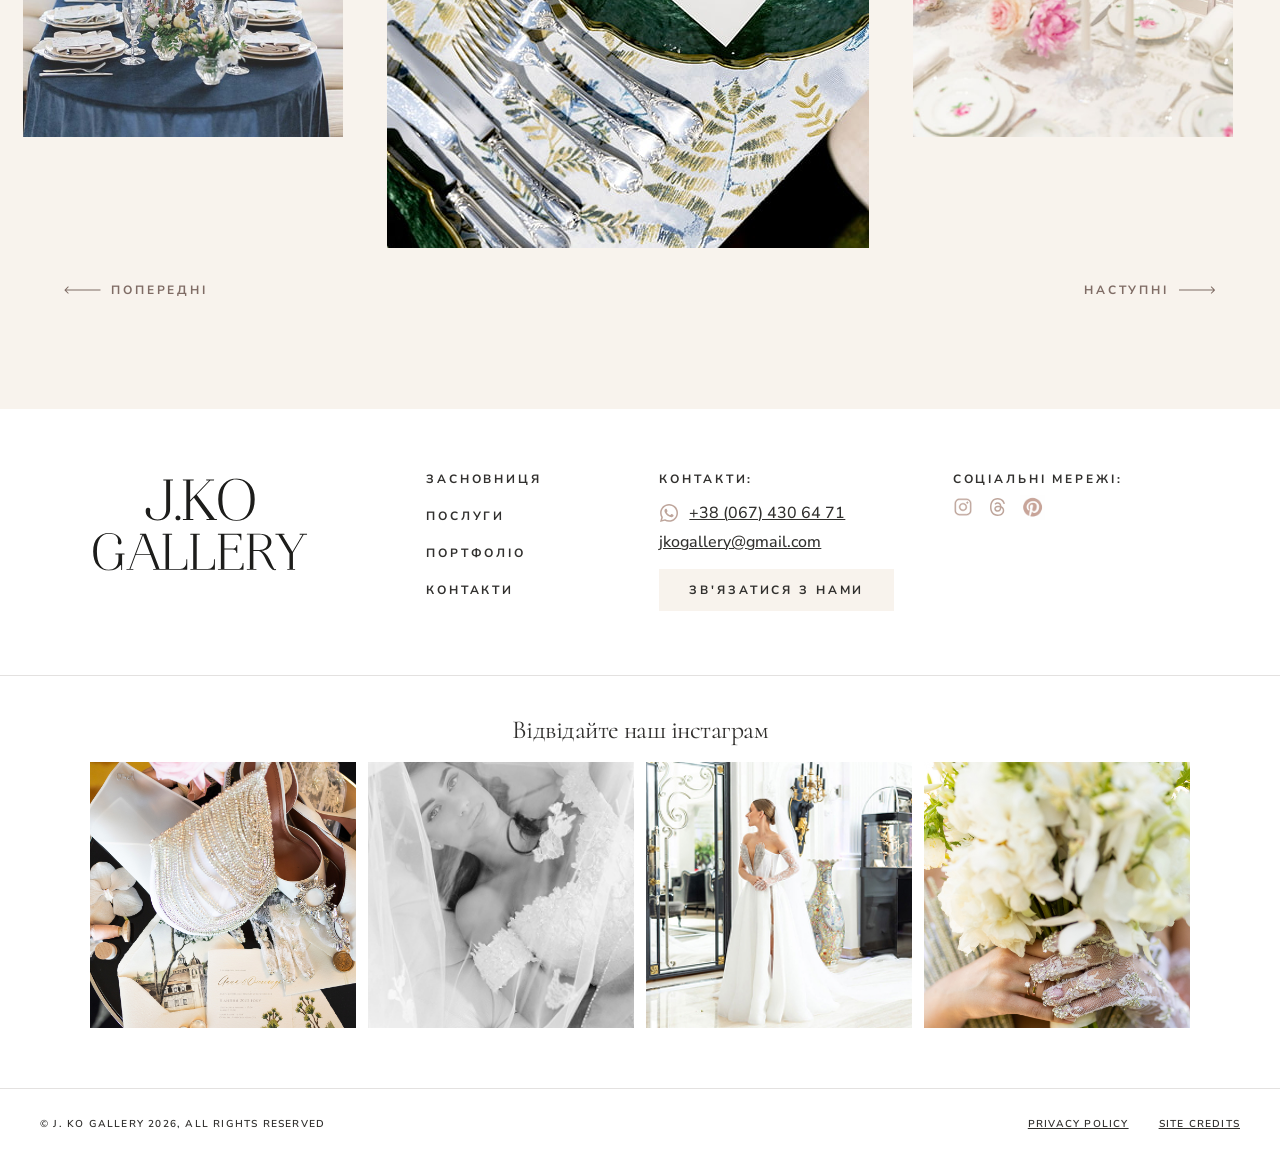
<file: portfolio.html>
<!DOCTYPE html>
<html lang="uk">
<head>
    <meta charset="UTF-8">
    <meta name="viewport" content="width=device-width, initial-scale=1.0">
    <title>Портфоліо - J.KO GALLERY</title>
    <link rel="preconnect" href="https://fonts.googleapis.com">
    <link rel="preconnect" href="https://fonts.gstatic.com" crossorigin>
    <link href="https://fonts.googleapis.com/css2?family=Nunito+Sans:wght@300;400;500;700&family=Cormorant:wght@300;400;500&family=Corinthia:wght@400&display=swap" rel="stylesheet">
    <link rel="stylesheet" href="style.css">
    <link rel="stylesheet" href="portfolio-style.css">
    <script src="translations.js"></script>
    <style>
        /* Hide separator line on portfolio; keep on case pages and end strip */
        .pf-jko-cta::after { display: none !important; }
    </style>
</head>
<body>
    <!-- Mobile Menu Button -->
    <button class="mobile-menu-btn" id="mobileMenuBtn">
        <img src="src/img/ic_menu.svg" alt="Menu" class="mobile-menu-icon">
    </button>

    <!-- Mobile Menu -->
    <div class="mobile-menu" id="mobileMenu">
        <button class="mobile-menu-close" id="mobileMenuClose">
            <img src="src/img/ic_cross.svg" alt="Close" class="mobile-menu-close-icon">
        </button>
        <div class="mobile-menu-content">
            <div class="mobile-brand">
                <img src="src/img/for dev/icons and logo/logo-white.svg" alt="J.KO GALLERY" class="mobile-brand-logo">
            </div>
            <nav class="mobile-nav">
                <a href="index.html" class="mobile-nav-link" data-translate="navHome">ГОЛОВНА</a>
                <a href="about.html" class="mobile-nav-link" data-translate="navAbout">ПРО ЗАСНОВНИЦЮ</a>
                <a href="services.html" class="mobile-nav-link" data-translate="navServices">ПОСЛУГИ</a>
                <a href="portfolio.html" class="mobile-nav-link" data-translate="navPortfolio">ПОРТФОЛІО</a>
                <a href="contact.html" class="mobile-nav-link" data-translate="navContacts">КОНТАКТИ</a>
            </nav>
            <a href="contact.html" class="mobile-contact-btn" data-translate="contactBtn">ЗВ'ЯЗАТИСЯ З НАМИ</a>
            <a href="https://www.instagram.com/jko_gallery/" class="mobile-instagram" target="_blank" rel="noopener noreferrer">
                <img src="src/img/for dev/icons and logo/instagram.svg" alt="Instagram" class="instagram-icon">
                <span>Instagram</span>
            </a>
        </div>
    </div>

    <!-- Header -->
    <header class="header">
        <div class="header-left">
            <div class="profile-section">
                <a href="index.html" class="profile-image">
                    <img src="src/img/for dev/icons and logo/logo-white.svg" alt="Profile">
                </a>
            </div>
        </div>
        <nav class="header-nav">
            <a href="about.html" class="nav-link" data-translate="navAbout">ПРО ЗАСНОВНИЦЮ</a>
            <a href="services.html" class="nav-link" data-translate="navServices">ПОСЛУГИ</a>
            <a href="portfolio.html" class="nav-link" data-translate="navPortfolio">ПОРТФОЛІО</a>
            <a href="contact.html" class="nav-link" data-translate="navContacts">КОНТАКТИ</a>
        </nav>
        <div class="header-right">
            <div class="languages">
                <span class="lang" data-lang="ua">UA</span>
                <span class="lang" data-lang="ru">RU</span>
                <span class="lang" data-lang="en">EN</span>
            </div>
            <a href="contact.html" class="contact-btn" data-translate="contactBtn">ЗВ'ЯЗАТИСЯ З НАМИ</a>
        </div>
    </header>

    <!-- Sticky top CTA (appears after scroll to the 2nd block) -->
    <div class="pf-sticky-cta" id="pfStickyCta" hidden aria-hidden="true">
        <div class="pf-sticky-cta-inner">
            <p class="pf-sticky-cta-text" data-translate="portfolioTopStickyCta">Поділіться з нами своєю мрією і ми допоможемо перетворити її на подію, створену саме для вас</p>
            <a href="contact.html" class="pf-sticky-cta-btn" data-translate="contactBtn">ЗВ'ЯЗАТИСЯ З НАМИ</a>
        </div>
    </div>

    <!-- Hero -->
    <section class="portfolio-hero">
        <video class="portfolio-hero-video" autoplay muted loop playsinline>
            <source src="src/img/portfolio/video/port-01.mp4" type="video/mp4">
        </video>
        <div class="portfolio-hero-overlay"></div>
        <div class="portfolio-hero-text">
            <img src="src/img/for dev/icons and logo/logo-white.svg" alt="J.KO GALLERY" class="portfolio-hero-logo">
            <h1 class="portfolio-hero-title" data-translate="portfolioHeroTitle">portfolio</h1>
        </div>
    </section>

    <main>
        <!-- Wedding grid -->
        <section class="pf-section pf-wedding">
            <div class="pf-section-header">
                <div class="pf-kicker" data-translate="galleryKicker">gallery</div>
                <h2 class="pf-title" data-translate="weddingTitle">wedding</h2>
                <p class="pf-desc" data-translate="weddingDesc">Пориньте у світ романтики та подорожей разом із нашою галереєю весіль і подій у різних локаціях. Від камерних церемоній до масштабних міжнародних святкувань — J.KO Gallery створює події, що залишають сильне враження та поєднують у собі елегантність, яка не залежить від часу.</p>
            </div>
            <div class="pf-grid pf-grid-3x2">
                <article class="pf-card">
                    <div class="pf-card-media"><img src="src/img/portfolio/wed-1.jpg" alt="Wedding Serhiy & Iryna"></div>
                    <h3 class="pf-card-title">Wedding<br>Serhiy &amp; Iryna</h3>
                    <a href="portfolio-serhiy-iryna.html" class="pf-card-link">переглянути</a>
                </article>
                <article class="pf-card pf-mobile-lower">
                    <div class="pf-card-media"><img src="src/img/portfolio/wed-2.jpg" alt="Wedding Oleksandr & Anna"></div>
                    <h3 class="pf-card-title">Wedding<br>Oleksandr &amp; Anna</h3>
                    <a href="portfolio-oleksandr-anna.html" class="pf-card-link">переглянути</a>
                </article>
                <article class="pf-card">
                    <div class="pf-card-media"><img src="src/img/portfolio/wed-3.jpg" alt="Wedding Vladimir & Anna"></div>
                    <h3 class="pf-card-title">Wedding<br>Vladimir &amp; Anna</h3>
                    <a href="portfolio-volodymyr-anna.html" class="pf-card-link">переглянути</a>
                </article>
                <article class="pf-card pf-mobile-lower">
                    <div class="pf-card-media"><img src="src/img/portfolio/wed-4.jpg" alt="Wedding Sulo & Tina"></div>
                    <h3 class="pf-card-title">Wedding<br>Sulo &amp; Tina</h3>
                    <a href="#" class="pf-card-link">переглянути</a>
                </article>
                <article class="pf-card">
                    <div class="pf-card-media"><img src="src/img/portfolio/wed-5.jpg" alt="Wedding Oleksandr & Iryna"></div>
                    <h3 class="pf-card-title">Wedding<br>Oleksandr &amp; Iryna</h3>
                    <a href="#" class="pf-card-link">переглянути</a>
                </article>
            </div>
        </section>

        <!-- Proposals feature -->
        <section class="pf-section pf-proposals">
            <div class="pf-proposals-inner">
                <header class="pf-feature-header">
                    <h2 class="pf-title" data-translate="proposalsTitle">пропозиції</h2>
                    <p class="pf-desc" data-translate="proposalsDesc">Пориньте у момент, де рішення набуває форми події, створеної як індивідуальна концепція з точно вивіреною естетикою, сценарієм і простором. Від камерних приватних форматів до складніших постановок у різних локаціях — кожен проєкт формується з урахуванням характеру пари та контексту події, де всі елементи узгоджені між собою й працюють на єдине враження, яке виглядає цілісно, доречно та зберігає свою цінність у часі.</p>
                </header>
                <div class="pf-feature-media">
                    <video class="pf-feature-video" autoplay muted loop playsinline>
                        <source src="src/img/portfolio/video/port-proposals.mp4" type="video/mp4">
                    </video>
                </div>
                <a href="contact.html" class="pf-btn pf-btn-big" data-translate="proposalsBtn">ОБГОВОРИТИ ІДЕЮ ПОДІЇ</a>
            </div>
        </section>

        <!-- Parties grid -->
        <section class="pf-section pf-parties">
            <div class="pf-section-header">
                <div class="pf-kicker" data-translate="galleryKicker">gallery</div>
                <h2 class="pf-title" data-translate="partiesTitle">авторські parties</h2>
                <p class="pf-desc" data-translate="partiesDesc">Події, у яких стиль визначає структуру, а кожне рішення має свою функцію і працює на загальну композицію. Вечори та вечірки різного масштабу формуються як індивідуальні концепції з точно вибудуваним сценарієм, світлом, музикою та візуальною подачею, що відповідає рівню події й характеру простору.</p>
            </div>
            <div class="pf-grid pf-grid-masonry-a">
                <article class="pf-card pf-card-wide">
                    <div class="pf-card-media"><img src="src/img/portfolio/Rectangle-62.jpg" alt="Авторська Party “А в серці вічна весна”"></div>
                    <h3 class="pf-card-title">Авторська Party “А в серці вічна весна”</h3>
                    <a href="#" class="pf-card-link" data-translate="viewMore">переглянути</a>
                </article>
                <article class="pf-card">
                    <div class="pf-card-media"><img src="src/img/portfolio/event-2.jpg" alt="Авторська Birthday Party “Artem Dinner”"></div>
                    <h3 class="pf-card-title">Авторська Birthday Party “Artem Dinner”</h3>
                    <a href="#" class="pf-card-link" data-translate="viewMore">переглянути</a>
                </article>
                <article class="pf-card">
                    <div class="pf-card-media"><img src="src/img/portfolio/event-3.jpg" alt="Авторська Party “The Great Gatsby”"></div>
                    <h3 class="pf-card-title">Авторська Party “The Great Gatsby”</h3>
                    <a href="#" class="pf-card-link" data-translate="viewMore">переглянути</a>
                </article>
            </div>
        </section>

        <!-- Feedback (after author parties) -->
        <section class="pf-feedback-section">
            <div class="pf-feedback-container">
                <div class="pf-feedback-content">
                    <div class="pf-feedback-avatar">
                        <img src="src/img/portfolio/feedback-mary.png" alt="Відгук клієнта">
                    </div>
                    <div class="pf-feedback-text">
                        <div class="pf-feedback-name">МАРІЯ, ГОСТЯ ПОДІЙ J.KO GALLERY</div>
                        <p class="pf-feedback-quote">Відвідування подій Юлії та J.KO Gallery щоразу стає досвідом, до якого хочеться повертатися. Кожен захід відрізняється продуманістю, культурою подачі та відчуттям стилю, що читається в деталях, атмосфері й загальній побудові події,  простір, у якому поєднуються естетика, зміст і внутрішня наповненість — коли отримуєш не лише враження, а й новий погляд, знання та натхнення. Відчувається авторський почерк, увага до якості та глибина підходу, що формують події, які залишають після себе чітке і цінне відчуття прожитого досвіду.</p>
                    </div>
                </div>
            </div>
        </section>

        <!-- Children grid -->
        <section class="pf-section pf-children">
            <div class="pf-section-header">
                <div class="pf-kicker" data-translate="galleryKicker">gallery</div>
                <h2 class="pf-title" data-translate="childrenTitle">дитячі свята</h2>
                <p class="pf-desc" data-translate="childrenDesc">Свята, створені з увагою до дитини та відчуття сім’ї, де кожна деталь має своє місце і значення. Кожен проєкт формується як індивідуальна історія, у якій враховується характер дитини, атмосфера родини і простір події, щоб усе виглядало природно і цілісно. Візуальна подача, сценарій і динаміка поєднуються так, щоб дитині було цікаво й комфортно, а дорослим — естетично і спокійно, створюючи теплий досвід, який залишається в пам’яті.</p>
            </div>
            <div class="pf-grid pf-grid-split">
                <article class="pf-card pf-card-tall">
                    <div class="pf-card-media"><img src="src/img/portfolio/event-4.jpg" alt="Хрещення Анни"></div>
                    <h3 class="pf-card-title">Хрещення Леї</h3>
                    <a href="#" class="pf-card-link" data-translate="viewMore">переглянути</a>
                </article>
                <article class="pf-card">
                    <div class="pf-card-media">
                        <video class="pf-card-video" autoplay muted loop playsinline>
                            <source src="src/img/portfolio/video/port-03.mp4" type="video/mp4">
                        </video>
                    </div>
                    <h3 class="pf-card-title">День Народження Марка</h3>
                    <a href="#" class="pf-card-link" data-translate="viewMore">переглянути</a>
                </article>
            </div>
        </section>
        <section class="pf-section pf-parties-2">
            <div class="pf-section-header">
                <div class="pf-kicker" data-translate="galleryKicker">gallery</div>
                <h2 class="pf-title" data-translate="parties2Title">Камерні &amp; girls parties</h2>
                <p class="pf-desc" data-translate="parties2Desc">Події, створені для близького кола, де важлива атмосфера, настрій і відчуття моменту. Камерні вечори та girls parties формуються як індивідуальні концепції з продуманою візуальною подачею, сценарієм і деталями, що підкреслюють характер події та стиль учасниць. Простір наповнюється світлом, настроєм і деталями, які тонко підтримують атмосферу вечора, залишаючи відчуття естетики, близькості й часу, проведеного зі смаком.</p>
            </div>
            <div class="pf-grid pf-grid-parties-2">
                <div class="pf-col pf-col-left">
                    <article class="pf-card pf-card-440x580">
                        <div class="pf-card-media"><img src="src/img/portfolio/event-7.jpg" alt="Birthday Party “Bachelorette”"></div>
                        <h3 class="pf-card-title">Birthday Party “Bachelorette”</h3>
                        <a href="#" class="pf-card-link" data-translate="viewMore">переглянути</a>
                    </article>
                    <article class="pf-card pf-card-440x460">
                        <div class="pf-card-media"><img src="src/img/portfolio/event-5.jpg" alt="Камерна вечірка “Toskana”"></div>
                        <h3 class="pf-card-title">Камерна вечірка “Toskana”</h3>
                        <a href="#" class="pf-card-link" data-translate="viewMore">переглянути</a>
                    </article>
                </div>
                <div class="pf-col pf-col-right">
                    <article class="pf-card pf-card-500x668">
                        <div class="pf-card-media"><img src="src/img/portfolio/event-8.jpg" alt="Birthday Party “Grace Kelly”"></div>
                        <h3 class="pf-card-title">Birthday Party “Grace Kelly”</h3>
                        <a href="#" class="pf-card-link" data-translate="viewMore">переглянути</a>
                    </article>
                    <article class="pf-card pf-card-500x587">
                        <div class="pf-card-media"><img src="src/img/portfolio/event-6.jpg" alt="Birthday Party “La Dolce Vita”"></div>
                        <h3 class="pf-card-title">Birthday Party “La Dolce Vita”</h3>
                        <a href="#" class="pf-card-link" data-translate="viewMore">переглянути</a>
                    </article>
                </div>
            </div>
        </section>
        <!-- CTA video -->
        <section class="pf-section pf-cta-video">
            <video class="pf-cta-bg" autoplay muted loop playsinline>
                <source src="src/img/portfolio/video/port-02.mp4" type="video/mp4">
            </video>
            <div class="pf-cta-overlay"></div>
            <div class="pf-cta-inner">
                <h3 class="pf-cta-title">tell us your dream <span class="pf-cta-and">and</span> we bring it to life</h3>
                    <a href="contact.html" class="pf-btn pf-btn-medium" data-translate="discussEventIdea">обговорити ідею вашої події</a>
            </div>
        </section>

        <!-- Lectures & thematic -->
        <section class="pf-section pf-lectures">
            <div class="pf-section-header">
                <div class="pf-kicker" data-translate="galleryKicker">gallery</div>
                <h2 class="pf-title" data-translate="lecturesTitle">авторські Лекції &amp; тематичні свята</h2>
                <p class="pf-desc" data-translate="lecturesDesc">Події, у яких ідея задає не лише тему, а спосіб мислення простору, ритм взаємодії та рівень сприйняття. Авторські лекції й тематичні вечори формуються як індивідуальні концепції з точно вибудуваною драматургією, де зміст, візуальна мова і середовище працюють синхронно, створюючи інтелектуально насичений і естетично вивірений формат. Кожен проєкт залишає після себе не просто враження, а чітке відчуття прожитого досвіду, до якого хочеться повертатися.</p>
            </div>
            <div class="pf-grid pf-grid-lectures">
                <article class="pf-card pf-card-taller">
                    <div class="pf-card-media"><img src="src/img/portfolio/event-9.jpg" alt="Авторська лекція “Grace Kelly”"></div>
                    <h3 class="pf-card-title">Авторська лекція “Grace Kelly”</h3>
                    <a href="#" class="pf-card-link">переглянути</a>
                </article>
                <!-- Place one more left-side card in row 2 -->
                <article class="pf-card pf-card-left-row2">
                    <div class="pf-card-media"><img src="src/img/portfolio/event-11.jpg" alt="Авторська лекція “Coco Chanel”"></div>
                    <h3 class="pf-card-title">Тематичне свято “French-Style Tea”</h3>
                    <a href="#" class="pf-card-link">переглянути</a>
                </article>
                <article class="pf-card pf-card-col2-row1">
                    <div class="pf-card-media"><img src="src/img/portfolio/event-10.jpg" alt="Тематичне свято “Christmas”"></div>
                    <h3 class="pf-card-title">Тематичне свято “Christmas”</h3>
                    <a href="#" class="pf-card-link">переглянути</a>
                </article>
                <article class="pf-card pf-card-col2-row2">
                    <div class="pf-card-media"><img src="src/img/portfolio/event-12.jpg" alt="Тематичне свято “French-Style Tea”"></div>
                    <h3 class="pf-card-title">Авторська лекція “Coco Chanel”</h3>
                    <a href="#" class="pf-card-link">переглянути</a>
                </article>
            </div>
        </section>

        <!-- Parties 2: Камерні & girls parties (stacked columns) -->
        

        <!-- J.KO Birthday Party -->
        <section class="pf-section pf-jko-birthday">
            <div class="pf-section-header">
                <div class="pf-kicker" data-translate="galleryKicker">gallery</div>
                <h2 class="pf-title" data-translate="jkoTitle">j.Ko birthday party</h2>
                <p class="pf-desc" data-translate="jkoDesc">Подія, зібрана як цілісний вечір із власним ритмом, настроєм і візуальною мовою. J.KO Birthday Party вибудовується через світло, музику, простір і деталі, які працюють узгоджено і задають відчуття динаміки та рівня, створюючи атмосферу, в якій кожен момент відчувається точно, проживається глибше і залишає після себе стан, до якого хочеться повертатися.</p>
                <a href="#" class="pf-card-link1" data-translate="jkoCtaButton" style="display:none">переглянути івент</a>
            </div>
            <div class="pf-grid pf-grid-jko">
                <div class="pf-jko-left">
                    <img src="src/img/portfolio/yuliia-1.jpg" alt="J.KO Birthday main">
                </div>
                <div class="pf-jko-right">
                    <img src="src/img/portfolio/yuliia-3.jpg" alt="J.KO detail top">
                    <img src="src/img/portfolio/yuliia-2.jpg" alt="J.KO detail bottom">
                </div>
            </div>
            <div class="pf-jko-cta">
                <a href="contact.html" class="pf-btn pf-btn-big" data-translate="jkoConsultationBtn">переглянути івент</a>
            </div>
        </section>

        <!-- End slider: 9 photos with center zoom and arrows -->
        <section class="pf-section pf-end-strip">
            <div class="pf-end-slider">
                <button class="pf-end-arrow-btn pf-end-prev" aria-label="Попередні"></button>
                <div class="pf-end-viewport" id="pfEndViewport">
                    <div class="pf-end-track" id="pfEndTrack">
                        <div class="pf-end-slide"><img src="src/img/portfolio/slider/1.jpg" alt="slide 1"></div>
                        <div class="pf-end-slide"><img src="src/img/portfolio/slider/2.jpg" alt="slide 2"></div>
                        <div class="pf-end-slide"><img src="src/img/portfolio/slider/3.jpg" alt="slide 3"></div>
                        <div class="pf-end-slide"><img src="src/img/portfolio/slider/4.jpg" alt="slide 4"></div>
                        <div class="pf-end-slide"><img src="src/img/portfolio/slider/5.jpg" alt="slide 5"></div>
                        <div class="pf-end-slide"><img src="src/img/portfolio/slider/6.jpg" alt="slide 6"></div>
                        <div class="pf-end-slide"><img src="src/img/portfolio/slider/7.jpg" alt="slide 7"></div>
                        <div class="pf-end-slide"><img src="src/img/portfolio/slider/8.jpg" alt="slide 8"></div>
                        <div class="pf-end-slide"><img src="src/img/portfolio/slider/9.jpg" alt="slide 9"></div>
                    </div>
                </div>
                <button class="pf-end-arrow-btn pf-end-next" aria-label="Наступні"></button>
            </div>
            <div class="pf-end-caption-row">
                <div class="pf-end-caption pf-end-caption-left" id="pfEndPrev">
                    <img src="src/img/portfolio/slider/ic_left.svg" alt="" class="pf-end-ic" aria-hidden="true"> попередні
                </div>
                <div class="pf-end-caption pf-end-caption-right" id="pfEndNext">
                    наступні <img src="src/img/portfolio/slider/ic_right.svg" alt="" class="pf-end-ic" aria-hidden="true">
                </div>
            </div>
        </section>
    </main>

    <!-- Footer -->
    <footer class="footer">
        <div class="footer-content">
            <div class="footer-logo">
                <a href="#">
                    <img src="src/img/for dev/icons and logo/logo-black.svg" alt="J.KO GALLERY" class="footer-logo-img">
                </a>
            </div>
            <nav class="footer-nav">
                <a href="about.html" class="footer-nav-link" data-translate="footerAbout">ЗАСНОВНИЦЯ</a>
                <a href="services.html" class="footer-nav-link" data-translate="footerServices">ПОСЛУГИ</a>
                <a href="portfolio.html" class="footer-nav-link" data-translate="footerPortfolio">ПОРТФОЛІО</a>
                <a href="contact.html" class="footer-nav-link" data-translate="footerContacts">КОНТАКТИ</a>
            </nav>
            <div class="footer-contacts">
                <h3 class="footer-section-title" data-translate="footerContactsTitle">КОНТАКТИ:</h3>
                <div class="footer-contact">
                    <div class="footer-phone">
                        <img src="src/img/for dev/icons and logo/whatsapp.svg" alt="WhatsApp" class="footer-icon">
                        <a href="tel:+380674306471" class="footer-contact-link">+38 (067) 430 64 71</a>
                    </div>
                    <div class="footer-email">
                        <a href="mailto:jkogallery@gmail.com" class="footer-contact-link">jkogallery@gmail.com</a>
                    </div>
                </div>
                <a href="contact.html" class="footer-btn" data-translate="contactBtn">ЗВ'ЯЗАТИСЯ З НАМИ</a>
            </div>
            <div class="footer-right">
                <h3 class="footer-section-title" data-translate="footerSocialTitle">СОЦІАЛЬНІ МЕРЕЖІ:</h3>
                <div class="footer-social">
                    <a href="https://www.instagram.com/jko_gallery/" class="footer-social-link">
                        <img src="src/img/for dev/icons and logo/instagram.svg" alt="Instagram" class="footer-social-icon">
                    </a>
                    <a href="https://www.threads.com/@juliakovinko?xmt=AQF0-ck61pvXUQDFmIZNkJqVhKGXguqFOk3-LTiBStXwZ5I" class="footer-social-link">
                        <img src="src/img/for dev/icons and logo/threads.svg" alt="Threads" class="footer-social-icon">
                    </a>
                    <a href="#" class="footer-social-link">
                        <img src="src/img/for dev/icons and logo/pinterest.png" alt="Pinteres" class="footer-social-icon footer-social-icon-pinterest">
                    </a>
                </div>
            </div>
        </div>
    </footer>

    <!-- Instagram Section -->
    <section class="instagram-section">
        <div class="instagram-section-content">
            <h2 class="instagram-title" data-translate="instagramTitle">Відвідайте наш інстаграм</h2>
            <div class="instagram-gallery">
                <div class="instagram-item">
                    <img src="src/img/for dev/insta/inst1.jpg" alt="Instagram Photo 1">
                </div>
                <div class="instagram-item">
                    <img src="src/img/for dev/insta/inst2.jpg" alt="Instagram Photo 2">
                </div>
                <div class="instagram-item">
                    <img src="src/img/for dev/insta/inst3.jpg" alt="Instagram Photo 3">
                </div>
                <div class="instagram-item">
                    <img src="src/img/for dev/insta/inst4.jpg" alt="Instagram Photo 4">
                </div>
            </div>
        </div>
    </section>

    <!-- Footer Bottom -->
    <footer class="footer-bottom">
        <div class="footer-bottom-content">
            <p class="footer-copyright" data-translate="footerCopyright">© J. KO GALLERY 2026, ALL RIGHTS RESERVED</p>
            <div class="footer-bottom-links">
                <a href="#" class="footer-bottom-link" data-translate="footerPrivacy">PRIVACY POLICY</a>
                <a href="#" class="footer-bottom-link" data-translate="footerCredits">SITE CREDITS</a>
            </div>
        </div>
    </footer>

    <script>
        // Mobile Menu Toggle
        const mobileMenuBtn = document.getElementById('mobileMenuBtn');
        const mobileMenu = document.getElementById('mobileMenu');
        const mobileMenuClose = document.getElementById('mobileMenuClose');

        if (mobileMenuBtn && mobileMenu && mobileMenuClose) {
            mobileMenuBtn.addEventListener('click', () => {
                mobileMenu.classList.add('active');
                document.body.classList.add('menu-open');
            });

            mobileMenuClose.addEventListener('click', () => {
                mobileMenu.classList.remove('active');
                document.body.classList.remove('menu-open');
            });

            mobileMenu.addEventListener('click', (e) => {
                if (e.target === mobileMenu) {
                    mobileMenu.classList.remove('active');
                    document.body.classList.remove('menu-open');
                }
            });
        }
    </script>

    <script>
        // Burger icon: white over hero, dark after hero (mobile/tablet)
        (function() {
            const mobileMenuBtn = document.getElementById('mobileMenuBtn');
            const mobileMenuIcon = document.querySelector('.mobile-menu-icon');

            if (!mobileMenuBtn || !mobileMenuIcon) return;

            function updateMenuIcon() {
                if (window.innerWidth > 1130) {
                    mobileMenuBtn.classList.remove('on-hero');
                    return;
                }

                const scrollY = window.pageYOffset || window.scrollY;
                const menuBtnBottom = mobileMenuBtn.getBoundingClientRect().bottom + scrollY;
                const hero = document.querySelector('.portfolio-hero');
                const heroBottom = hero ? (hero.offsetTop + hero.offsetHeight) : 0;

                const isOverHero = hero && menuBtnBottom <= heroBottom;
                mobileMenuBtn.classList.toggle('on-hero', Boolean(isOverHero));
                mobileMenuIcon.src = 'src/img/ic_menu.svg';
            }

            let ticking = false;
            function onScroll() {
                if (!ticking) {
                    window.requestAnimationFrame(() => {
                        updateMenuIcon();
                        ticking = false;
                    });
                    ticking = true;
                }
            }

            window.addEventListener('scroll', onScroll, { passive: true });
            window.addEventListener('resize', updateMenuIcon);
            updateMenuIcon();
        })();
    </script>

    <script>
        // Hide header on scroll (same logic as on the main page)
        (function() {
            const header = document.querySelector('.header');
            if (!header) return;
            window.addEventListener('scroll', () => {
                const currentScroll = window.pageYOffset || window.scrollY || 0;
                if (currentScroll === 0) {
                    header.classList.remove('hidden');
                } else {
                    header.classList.add('hidden');
                }
            }, { passive: true });
        })();
    </script>

    <script>
        // Sticky top CTA (same logic as on About): appears after trigger block, hides when above
        (function() {
            const stickyCta = document.getElementById('pfStickyCta');
            const triggerBlock = document.querySelector('.pf-wedding');
            const mobileMenuBtn = document.getElementById('mobileMenuBtn');
            const mobileMenuCloseBtn = document.getElementById('mobileMenuClose');
            if (!stickyCta || !triggerBlock) return;

            function updateStickyCta() {
                const triggerRect = triggerBlock.getBoundingClientRect();
                const mainHeaderHeight = 80;
                // Show earlier: as soon as top of wedding approaches header area
                const shouldShowAfterTrigger = triggerRect.top <= (mainHeaderHeight + 40);

                const isVisible = shouldShowAfterTrigger;
                stickyCta.hidden = !isVisible;
                stickyCta.classList.toggle('is-visible', isVisible);
                stickyCta.setAttribute('aria-hidden', isVisible ? 'false' : 'true');
                document.body.classList.toggle('sticky-cta-visible', isVisible);
                if (mobileMenuBtn) {
                    const showWithPanel = window.innerWidth <= 1130 && isVisible;
                    mobileMenuBtn.classList.toggle('with-sticky-panel', showWithPanel);
                    if (mobileMenuCloseBtn) {
                        mobileMenuCloseBtn.classList.toggle('with-sticky-panel', showWithPanel);
                    }
                }
            }

            let ticking = false;
            function onScroll() {
                if (ticking) return;
                ticking = true;
                window.requestAnimationFrame(() => {
                    updateStickyCta();
                    ticking = false;
                });
            }

            window.addEventListener('scroll', onScroll, { passive: true });
            window.addEventListener('resize', updateStickyCta);
            updateStickyCta();
        })();
    </script>

    <script>
    (function() {
        const track = document.getElementById('pfEndTrack');
        const viewport = document.getElementById('pfEndViewport');
        const prevBtn = document.querySelector('.pf-end-prev');
        const nextBtn = document.querySelector('.pf-end-next');
        const prevCap = document.getElementById('pfEndPrev');
        const nextCap = document.getElementById('pfEndNext');
        if (!track || !viewport) return;

        const originals = Array.from(track.children);
        if (!originals.length) return;

        const total = originals.length;
        const startRealIndex = 1; // старт: 1-й зліва, 2-й по центру, 3-й справа

        // Клони до і після — безшовна карусель
        const before = originals.map(n => n.cloneNode(true));
        const after = originals.map(n => n.cloneNode(true));
        track.replaceChildren(...before, ...originals, ...after);

        let slides = Array.from(track.children);
        let vIndex = total + startRealIndex;
        let isAnimating = false;

        function markCenter() {
            slides.forEach(s => s.classList.remove('is-center'));
            if (slides[vIndex]) slides[vIndex].classList.add('is-center');
        }

        function trackLayoutLeftInViewportContent() {
            let sum = 0;
            let el = track;
            while (el && el !== viewport) {
                sum += el.offsetLeft;
                el = el.offsetParent;
            }
            if (el === viewport) return sum;
            const m = /translateX\((-?[\d.]+)px\)/.exec(track.style.transform || '');
            const curT = m ? parseFloat(m[1]) : 0;
            const vr = viewport.getBoundingClientRect();
            return track.getBoundingClientRect().left - curT - vr.left - viewport.clientLeft;
        }

        function readTrackGapPx() {
            const v = parseFloat(window.getComputedStyle(track).gap || '0');
            return Number.isFinite(v) ? v : 0;
        }

        /**
         * translateX лише за КІНЦЕВОЮ геометрією після transition слайдів.
         * Якщо рахувати з getBoundingClientRect на старті руху, ширини ще «їдуть» — після 1-го скролу зсув.
         */
        function targetTranslateX() {
            if (!slides[vIndex]) return 0;
            const gap = readTrackGapPx();
            const trackL = trackLayoutLeftInViewportContent();
            const vpW = viewport.clientWidth;
            const desktop = window.matchMedia('(min-width: 781px)').matches;

            let xCenterInTrack;
            if (desktop) {
                const SIDE = 332;
                const CENTER = 482;
                xCenterInTrack = vIndex * (SIDE + gap) + CENTER / 2;
            } else {
                const W = slides[0] ? slides[0].offsetWidth : 0;
                xCenterInTrack = vIndex * (W + gap) + W / 2;
            }

            return vpW / 2 - trackL - xCenterInTrack;
        }

        function setTrackTranslatePx(tx, withAnim) {
            if (!withAnim) track.classList.add('no-transition');
            else track.classList.remove('no-transition');
            track.style.transform = 'translateX(' + tx + 'px)';
            if (!withAnim) {
                void track.offsetHeight;
                track.classList.remove('no-transition');
            }
        }

        function applyTransform(withAnim = true) {
            markCenter();
            void track.offsetHeight;
            setTrackTranslatePx(targetTranslateX(), withAnim);
        }

        /** @returns {boolean} true якщо зробили циклічний стрибок індексу (клон → оригінал) */
        function normalize() {
            if (vIndex >= total * 2) {
                vIndex -= total;
                applyTransform(false);
                return true;
            }
            if (vIndex < total) {
                vIndex += total;
                applyTransform(false);
                return true;
            }
            return false;
        }

        function move(d) {
            if (isAnimating) return;
            vIndex += d;
            isAnimating = true;
            applyTransform(true);
        }

        /** Захист від подвійного transitionend / гонки зі свайпом */
        let trackTransitionEndBusy = false;

        track.addEventListener('transitionend', (e) => {
            if (e.target !== track || e.propertyName !== 'transform') return;
            if (!isAnimating || trackTransitionEndBusy) return;
            trackTransitionEndBusy = true;

            normalize();
            requestAnimationFrame(function finishEndStrip() {
                isAnimating = false;
                trackTransitionEndBusy = false;
            });
        });

        function next() { move(1); }
        function prev() { move(-1); }

        prevBtn && prevBtn.addEventListener('click', prev);
        nextBtn && nextBtn.addEventListener('click', next);
        prevCap && prevCap.addEventListener('click', prev);
        nextCap && nextCap.addEventListener('click', next);
        document.addEventListener('keydown', (e) => {
            if (e.key === 'ArrowLeft') prev();
            if (e.key === 'ArrowRight') next();
        });

        // Drag-to-swipe (mouse/touch) on viewport
        (function enableDrag() {
            let dragActive = false;
            let startX = 0;
            let startTranslateX = 0;
            let currentTranslateX = 0;
            const dragThreshold = 48; // px to trigger slide change

            function getCurrentTranslateX() {
                const m = /translateX\((-?[\d.]+)px\)/.exec(track.style.transform || '');
                if (m) return parseFloat(m[1]) || 0;
                return targetTranslateX();
            }

            function onPointerDown(e) {
                if (isAnimating) return;
                dragActive = true;
                track.classList.add('no-transition');
                startX = e.pageX || e.clientX || (e.touches && e.touches[0]?.clientX) || 0;
                startTranslateX = getCurrentTranslateX();
                currentTranslateX = startTranslateX;
                // Prevent image drag ghost
                e.preventDefault();
            }

            function onPointerMove(e) {
                if (!dragActive) return;
                const x = e.pageX || e.clientX || (e.touches && e.touches[0]?.clientX) || 0;
                const dx = x - startX;
                currentTranslateX = startTranslateX + dx;
                track.style.transform = 'translateX(' + currentTranslateX + 'px)';
            }

            function onPointerUp() {
                if (!dragActive) return;
                dragActive = false;
                track.classList.remove('no-transition');
                const delta = currentTranslateX - startTranslateX;
                if (Math.abs(delta) > dragThreshold) {
                    if (delta < 0) next(); else prev();
                } else {
                    if (isAnimating) return;
                    isAnimating = true;
                    applyTransform(true);
                }
            }

            // Mouse
            viewport.addEventListener('mousedown', onPointerDown);
            window.addEventListener('mousemove', onPointerMove);
            window.addEventListener('mouseup', onPointerUp);
            // Touch
            viewport.addEventListener('touchstart', onPointerDown, { passive: false });
            window.addEventListener('touchmove', onPointerMove, { passive: false });
            window.addEventListener('touchend', onPointerUp);
            window.addEventListener('touchcancel', onPointerUp);
        })();

        function repositionEndStripNoAnim() {
            isAnimating = false;
            trackTransitionEndBusy = false;
            applyTransform(false);
        }

        repositionEndStripNoAnim();
        window.addEventListener('resize', repositionEndStripNoAnim);
        window.addEventListener('load', repositionEndStripNoAnim);
        slides.forEach((slide) => {
            const img = slide.querySelector('img');
            if (img && !img.complete) {
                img.addEventListener('load', repositionEndStripNoAnim, { once: true });
            }
        });
    })();
    </script>
    <script>
        // Make card media clickable: same target as "переглянути" link
        (function() {
            const cards = document.querySelectorAll('.pf-card');
            cards.forEach((card) => {
                const media = card.querySelector('.pf-card-media');
                const link = card.querySelector('.pf-card-link');
                if (!media || !link) return;

                const href = (link.getAttribute('href') || '').trim();
                if (!href || href === '#') return;

                media.style.cursor = 'pointer';
                media.addEventListener('click', () => {
                    window.location.href = href;
                });
            });
        })();
    </script>
</body>
</html>
</file>
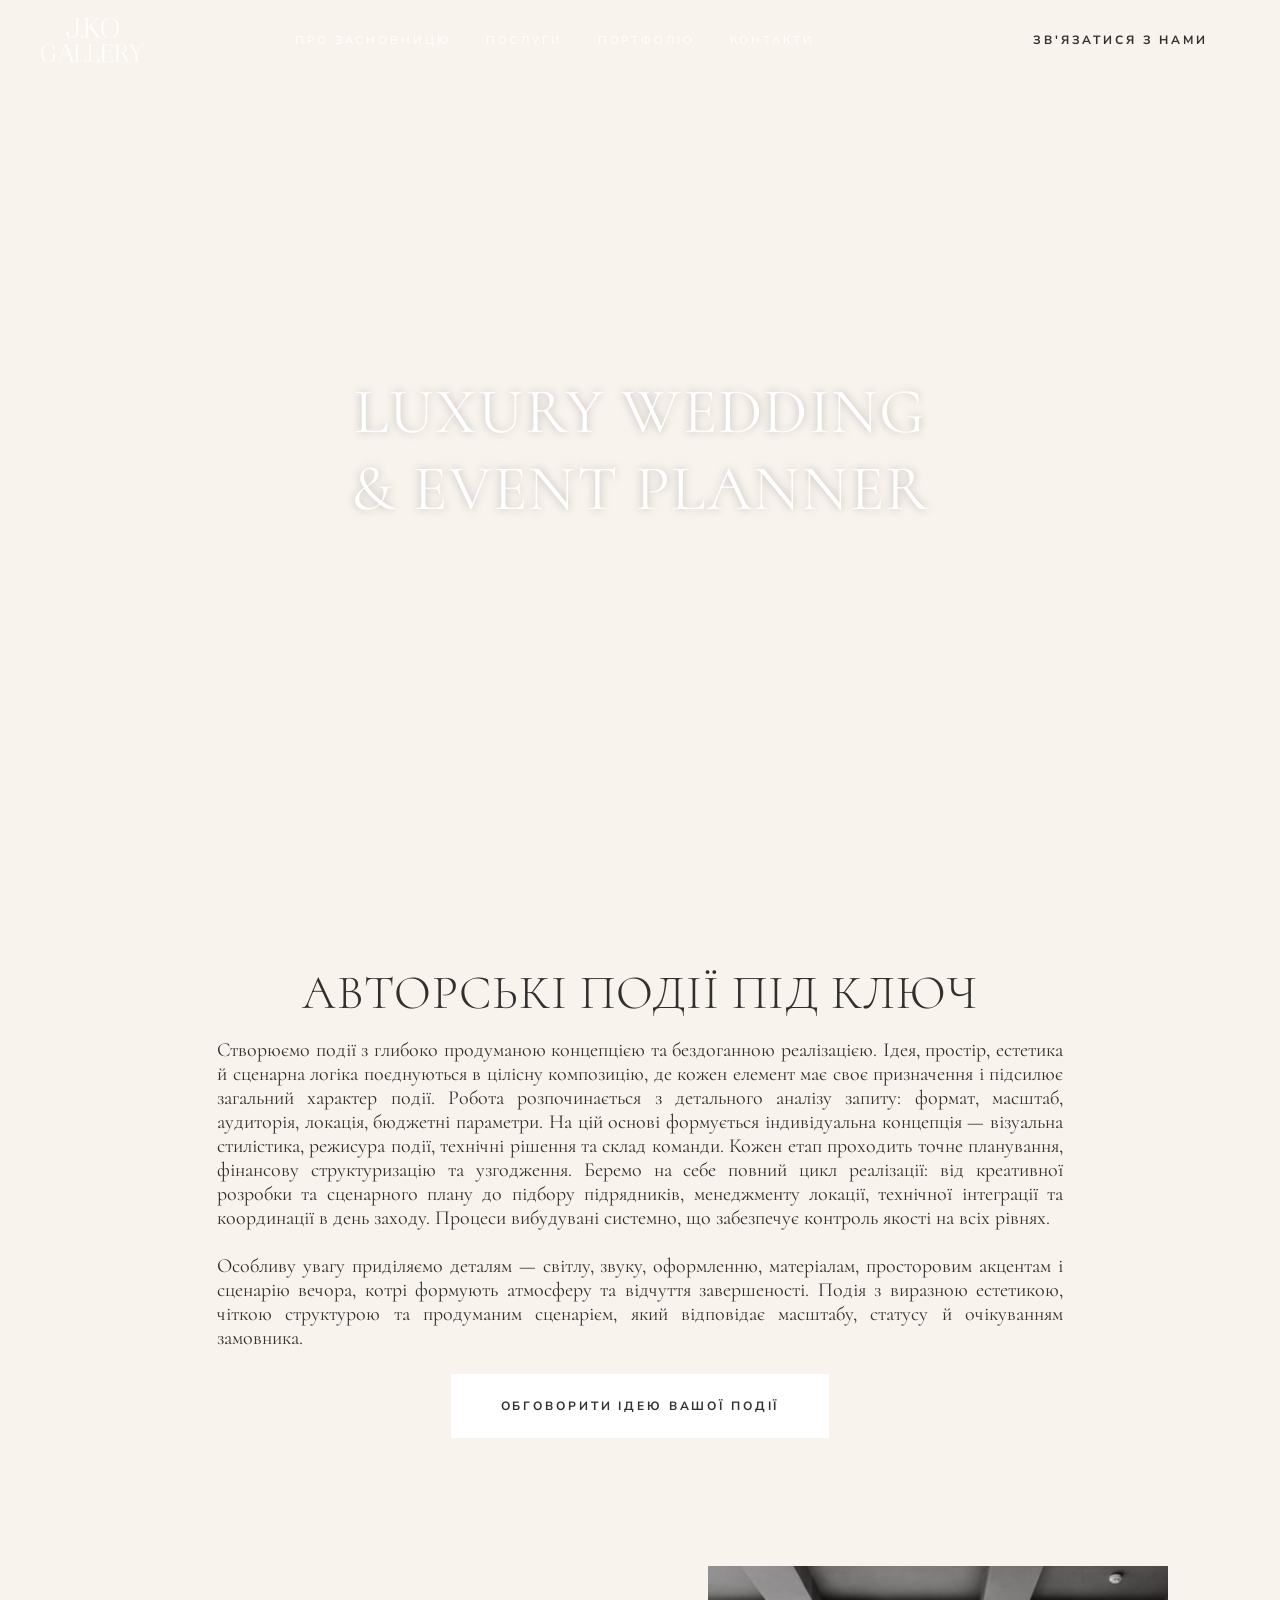
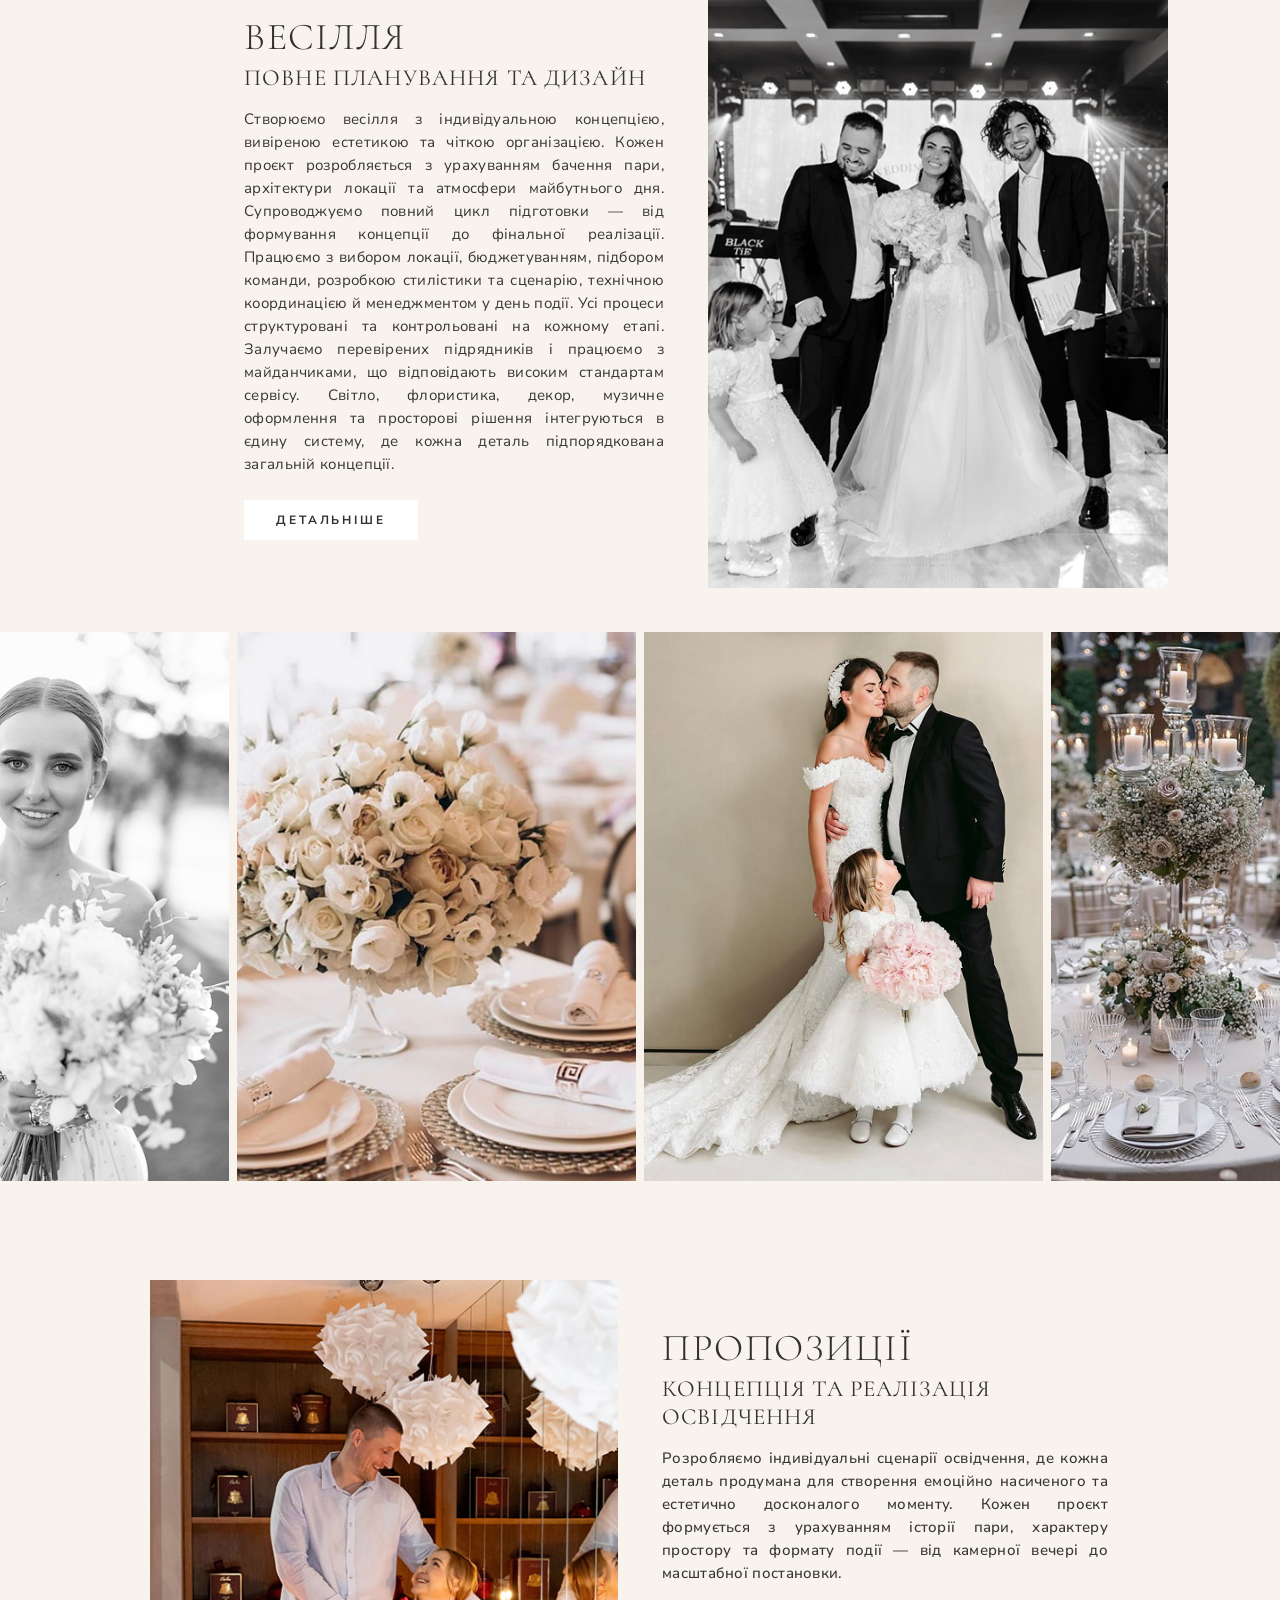
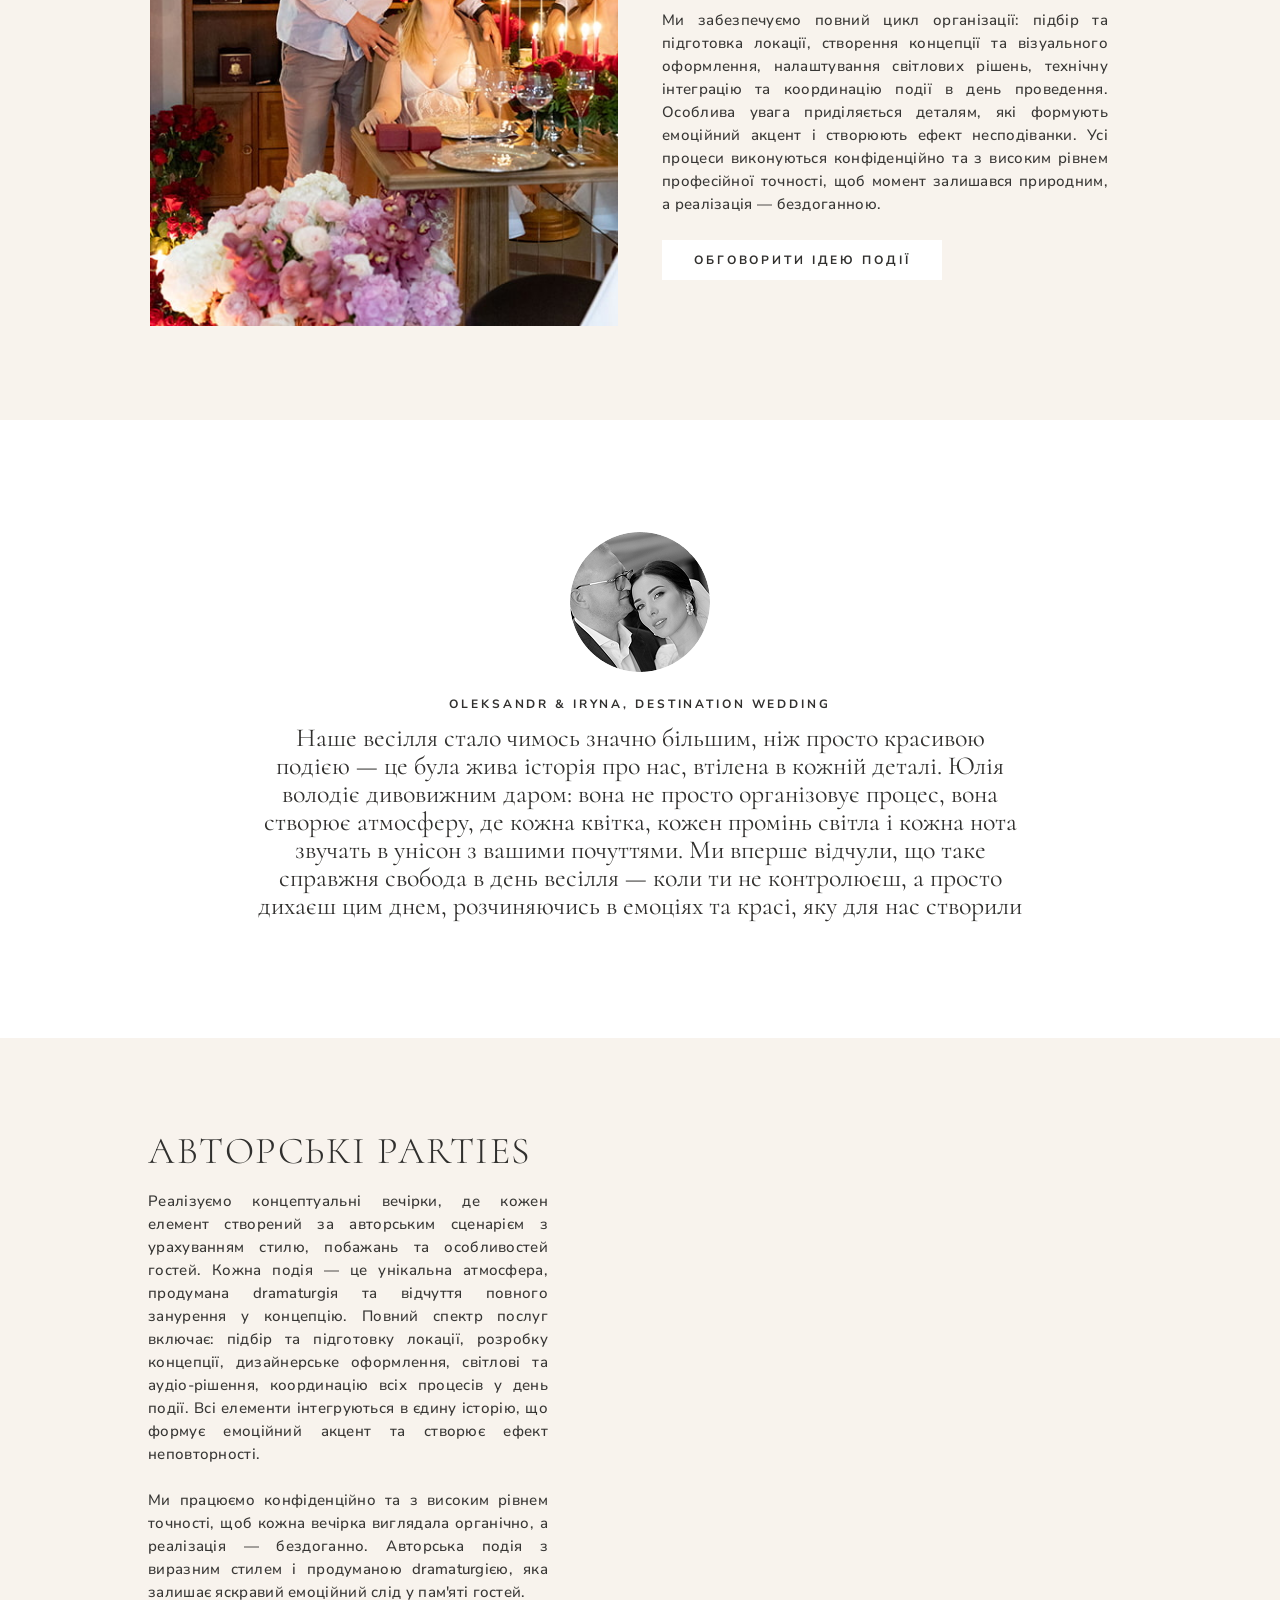
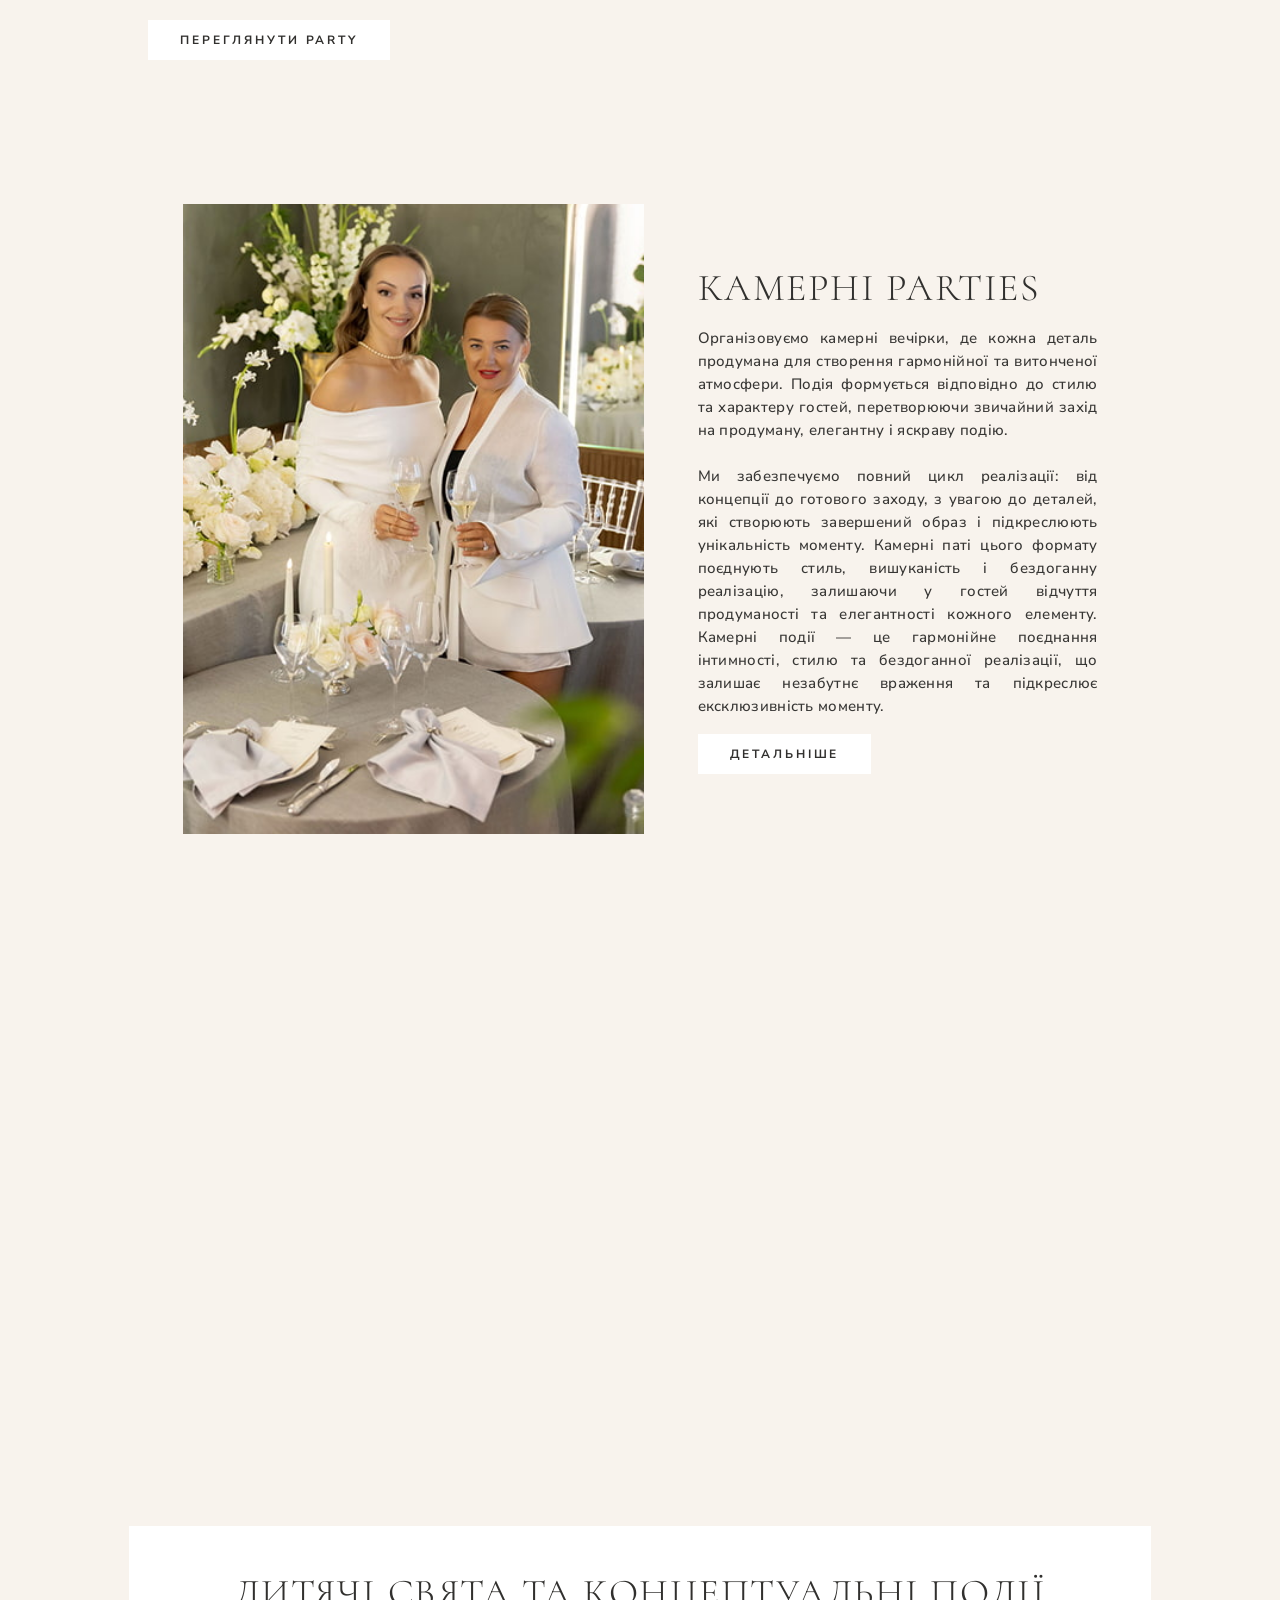
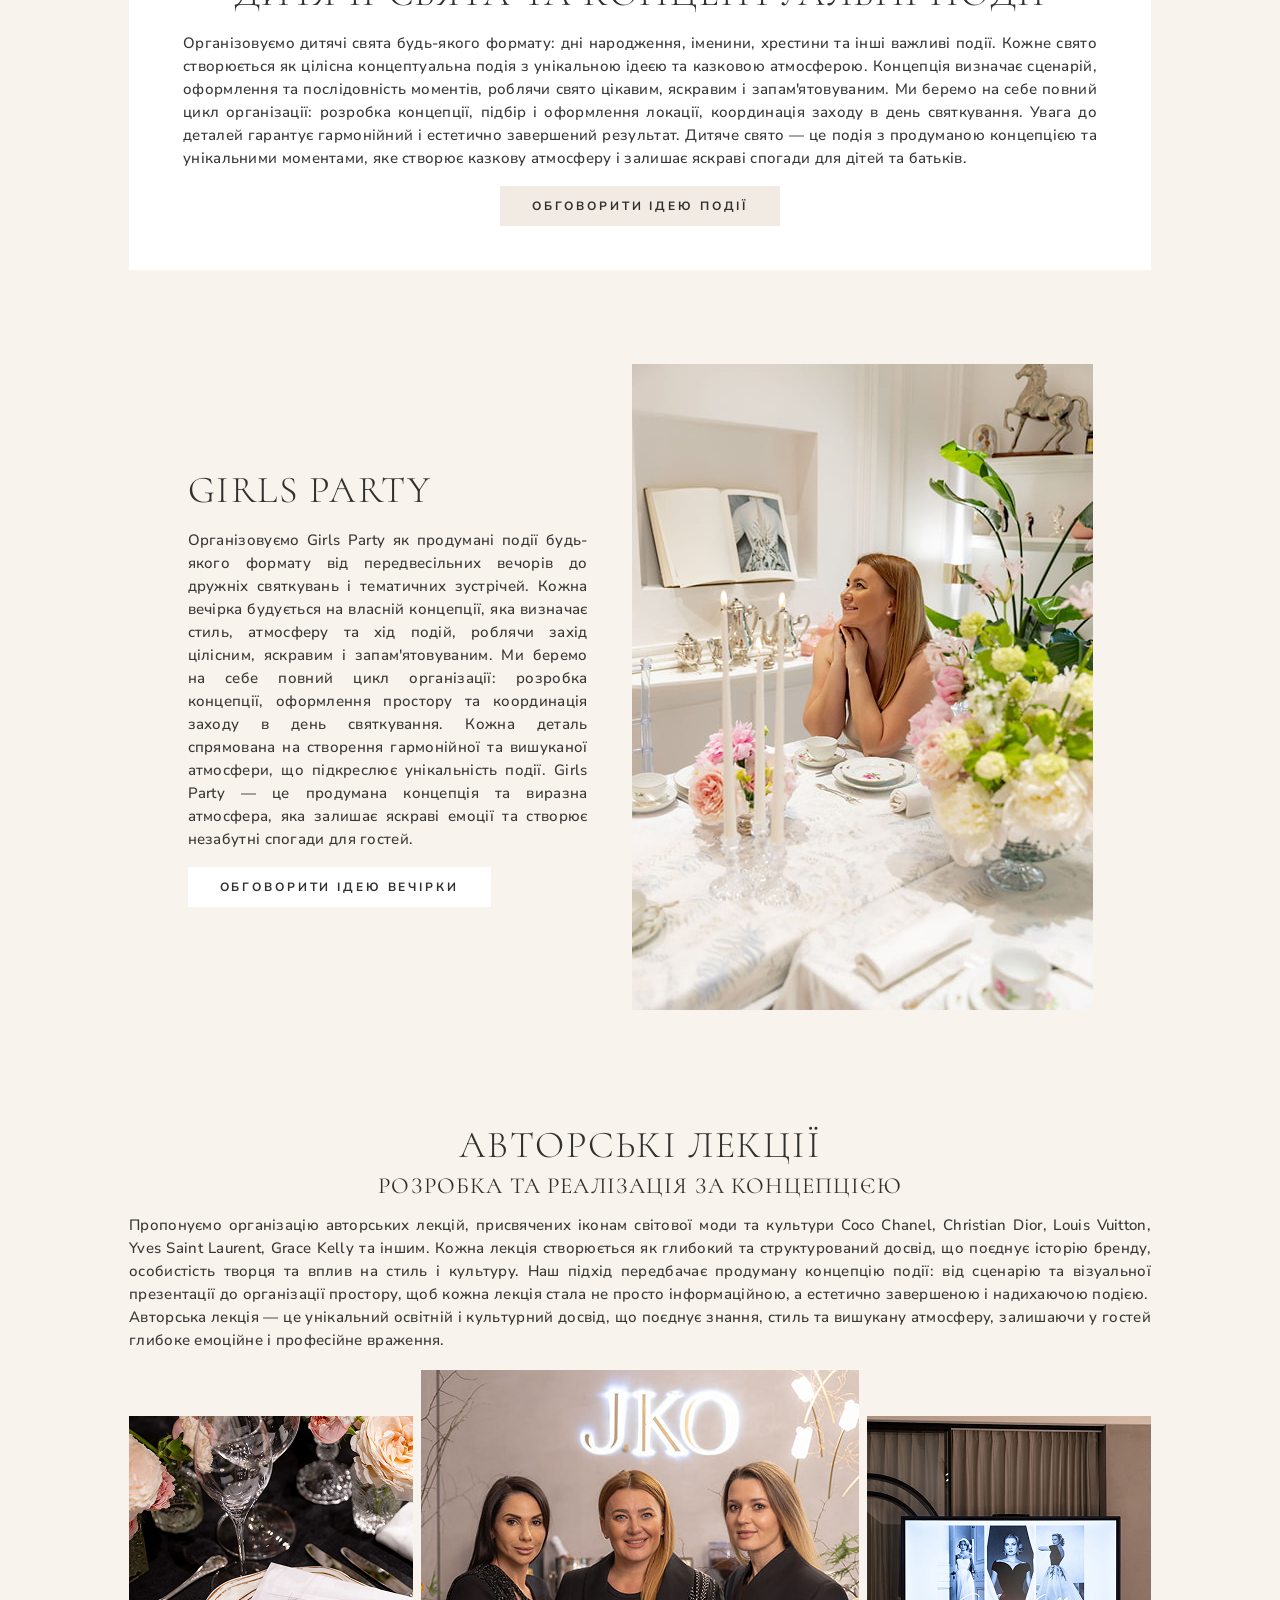
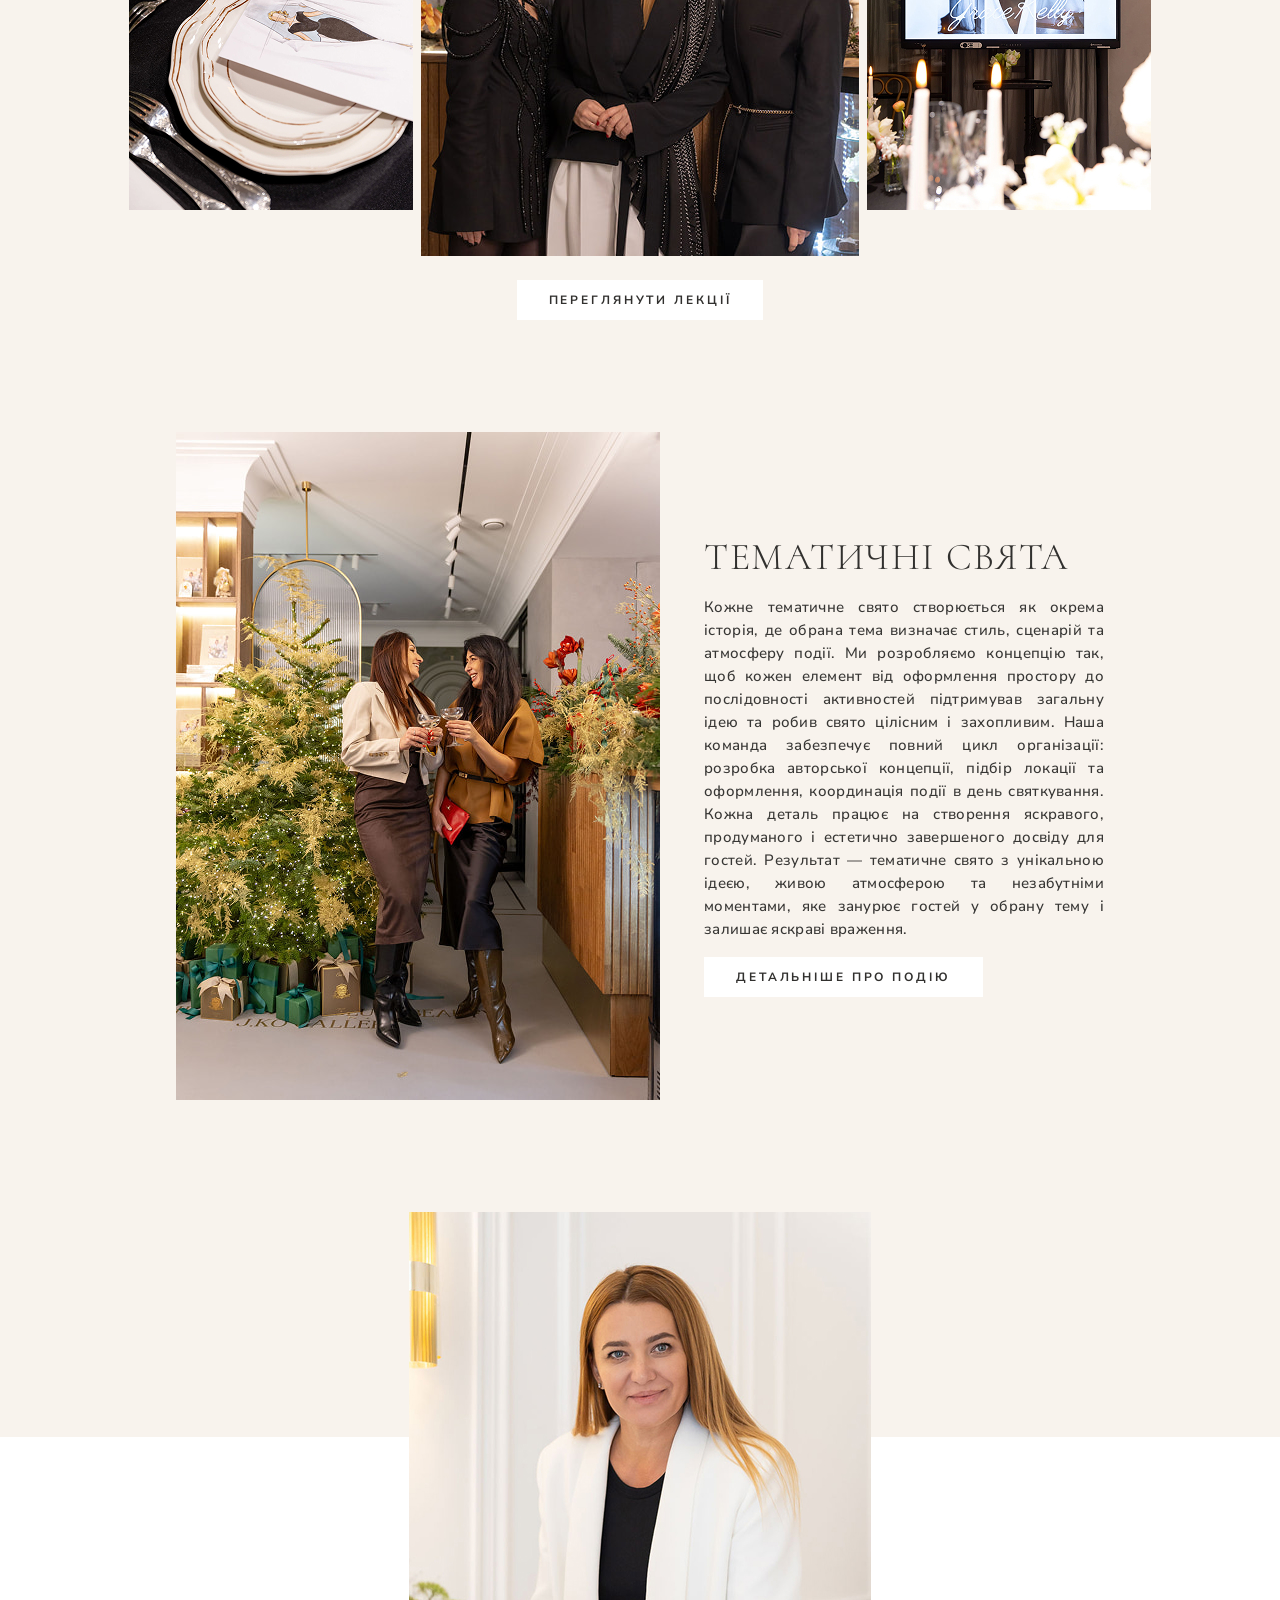
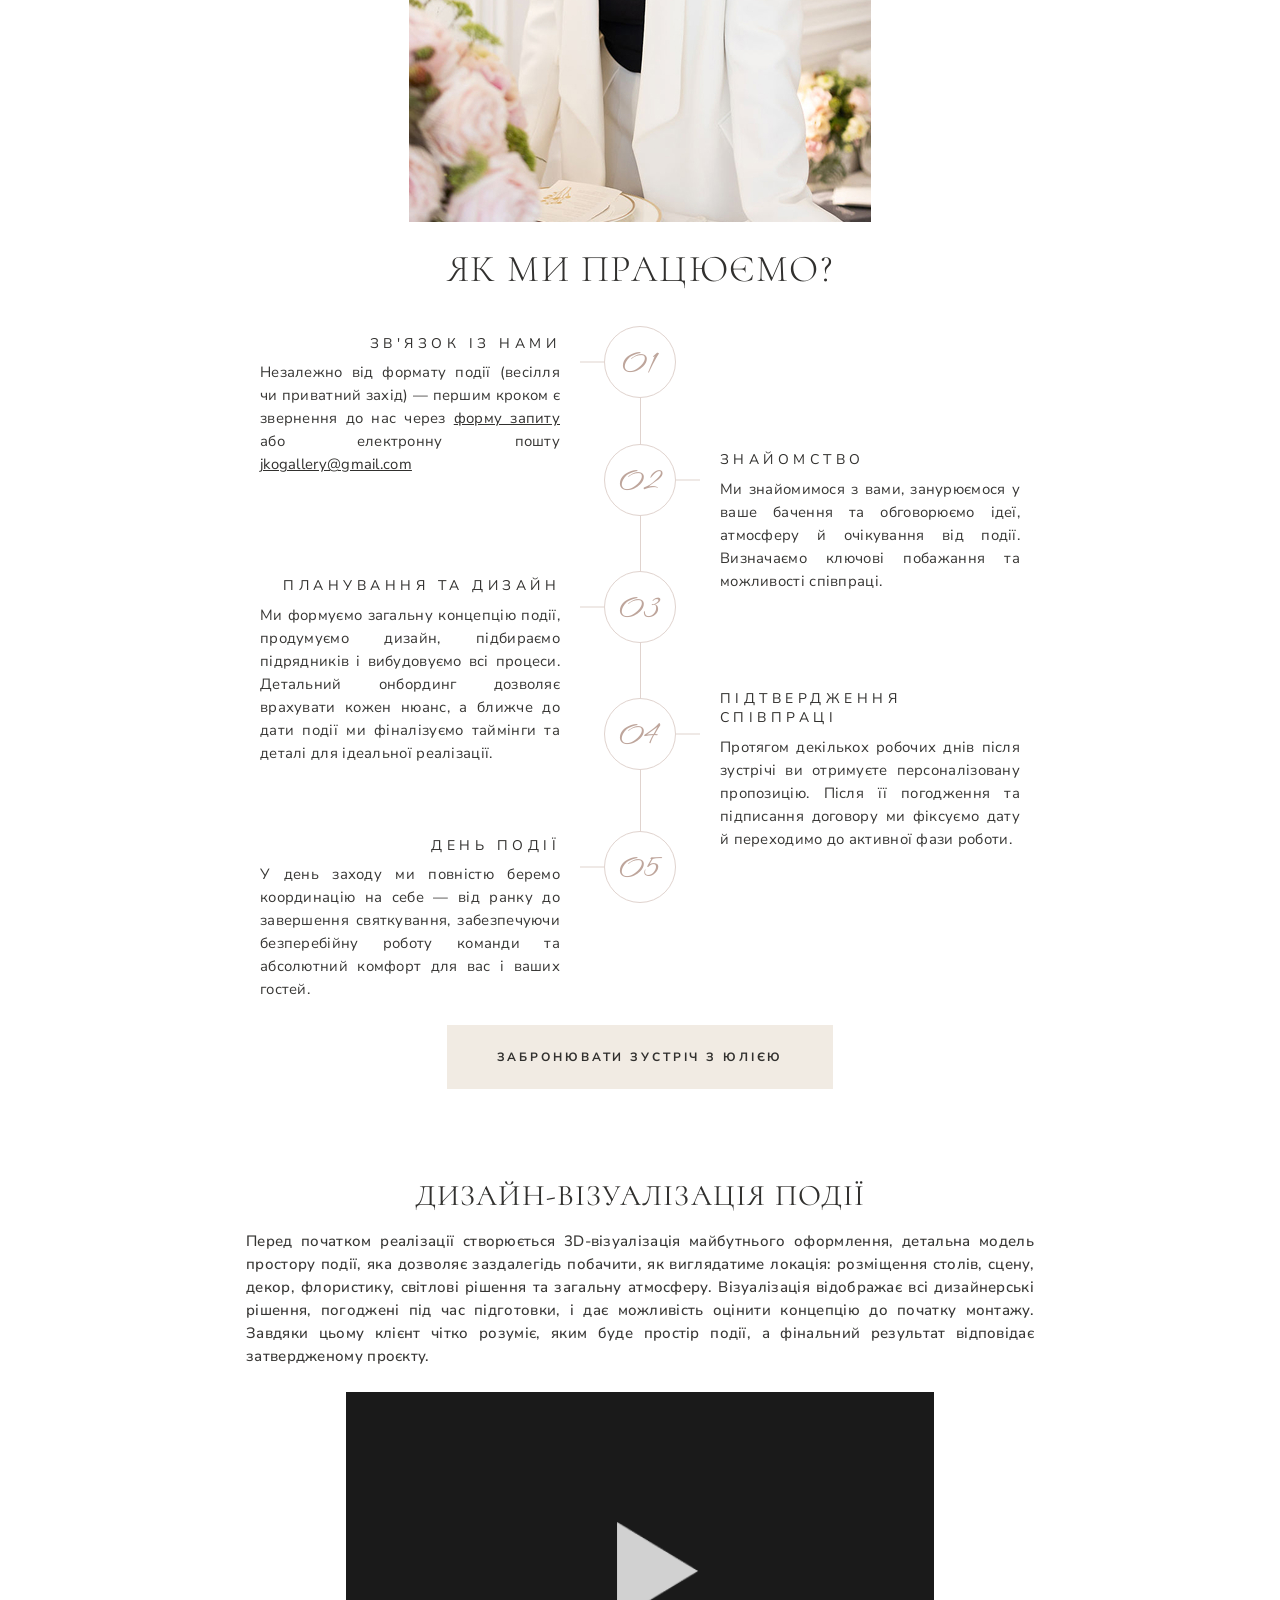
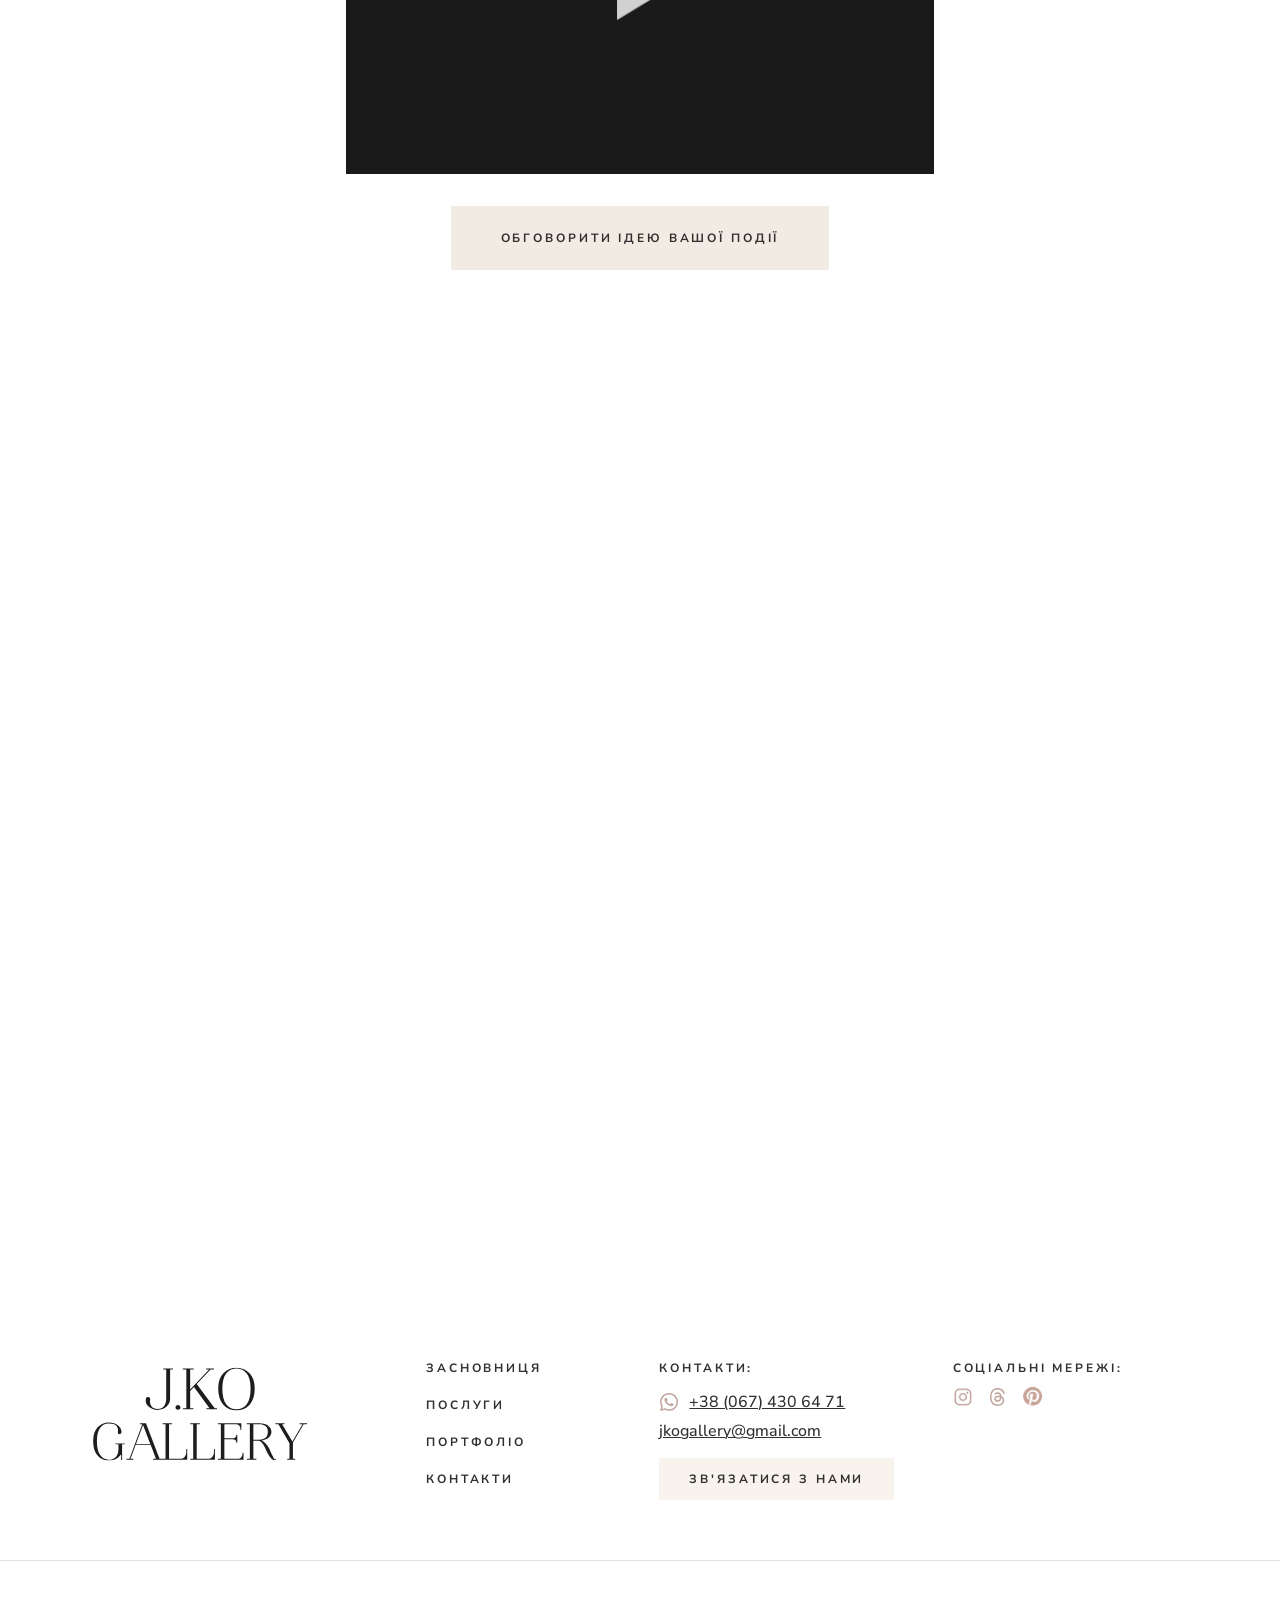
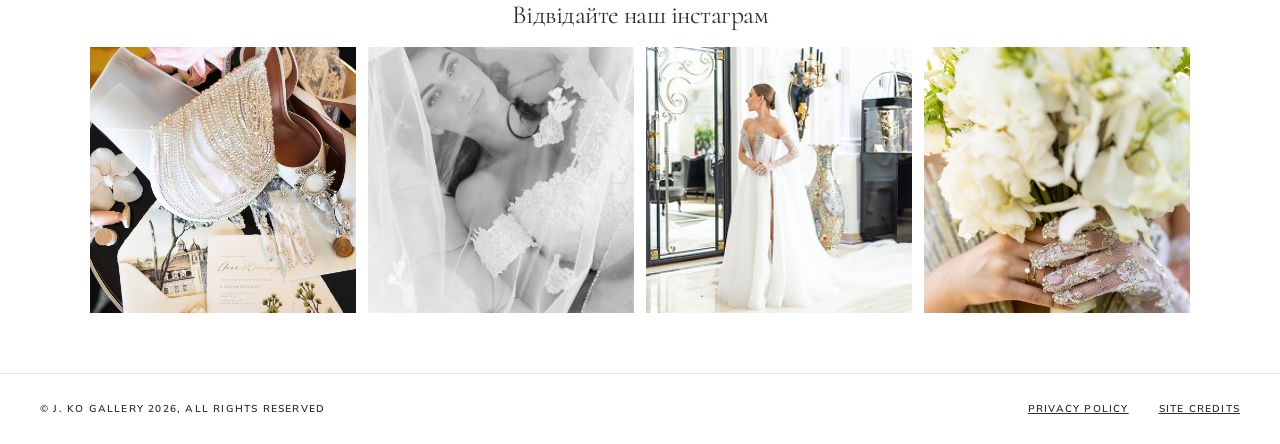
<file: services.html>
<!DOCTYPE html>
<html lang="uk">
<head>
    <meta charset="UTF-8">
    <meta name="viewport" content="width=device-width, initial-scale=1.0">
    <title>Послуги - J.KO GALLERY</title>
    <link rel="preconnect" href="https://fonts.googleapis.com">
    <link rel="preconnect" href="https://fonts.gstatic.com" crossorigin>
    <link href="https://fonts.googleapis.com/css2?family=Playfair+Display:wght@300;400&family=Dancing+Script:wght@400;500&family=Montserrat:wght@200;300;400&family=Bodoni+Moda:opsz,wght@6..96,400;6..96,500;6..96,600;6..96,700&family=Nunito+Sans:wght@300;500;700&family=Cormorant:wght@400;500&family=Corinthia:wght@400&display=swap" rel="stylesheet">
    <link rel="stylesheet" href="style.css">
    <link rel="stylesheet" href="services-style.css">
    <link href="https://fonts.googleapis.com/css2?family=Corinthia:wght@300;400;500;700&display=swap" rel="stylesheet">
    <link href="https://fonts.googleapis.com/css2?family=Cormorant:wght@300;400;500;600;700&display=swap" rel="stylesheet">
    <script src="translations.js"></script>
</head>
<style>
    @import url('https://fonts.googleapis.com/css2?family=Corinthia:wght@300;400;500;700&display=swap');
</style>
<body>
    <!-- Mobile Menu Button -->
    <button class="mobile-menu-btn" id="mobileMenuBtn">
        <img src="src/img/ic_menu.svg" alt="Menu" class="mobile-menu-icon">
    </button>

    <!-- Mobile Menu -->
    <div class="mobile-menu" id="mobileMenu">
        <button class="mobile-menu-close" id="mobileMenuClose">
            <img src="src/img/ic_cross.svg" alt="Close" class="mobile-menu-close-icon">
        </button>
        <div class="mobile-menu-content">
            <div class="mobile-brand">
                <img src="src/img/for dev/icons and logo/logo-white.svg" alt="J.KO GALLERY" class="mobile-brand-logo">
            </div>
            <nav class="mobile-nav">
                <a href="index.html" class="mobile-nav-link" data-translate="navHome">ГОЛОВНА</a>
                <a href="about.html" class="mobile-nav-link" data-translate="navAbout">ПРО ЗАСНОВНИЦЮ</a>
                <a href="services.html" class="mobile-nav-link" data-translate="navServices">ПОСЛУГИ</a>
                <a href="portfolio.html" class="mobile-nav-link" data-translate="navPortfolio">ПОРТФОЛІО</a>
                <a href="contact.html" class="mobile-nav-link" data-translate="navContacts">КОНТАКТИ</a>
            </nav>
            <a href="contact.html" class="mobile-contact-btn" data-translate="contactBtn">ЗВ'ЯЗАТИСЯ З НАМИ</a>
            <a href="https://www.instagram.com/jko_gallery/" class="mobile-instagram" target="_blank" rel="noopener noreferrer">
                <img src="src/img/for dev/icons and logo/instagram.svg" alt="Instagram" class="instagram-icon">
                <span>Instagram</span>
            </a>
        </div>
    </div>

    <!-- Header -->
    <header class="header">
        <div class="header-left">
            <div class="profile-section">
                <a href="index.html" class="profile-image">
                    <img src="src/img/for dev/icons and logo/logo-white.svg" alt="Profile">
                </a>
            </div>
        </div>

        <nav class="header-nav">
            <a href="about.html" class="nav-link" data-translate="navAbout">ПРО ЗАСНОВНИЦЮ</a>
            <a href="services.html" class="nav-link" data-translate="navServices">ПОСЛУГИ</a>
            <a href="portfolio.html" class="nav-link" data-translate="navPortfolio">ПОРТФОЛІО</a>
            <a href="contact.html" class="nav-link" data-translate="navContacts">КОНТАКТИ</a>
        </nav>

        <div class="header-right">
            <div class="languages">
                <span class="lang" data-lang="ua">UA</span>
                <span class="lang" data-lang="ru">RU</span>
                <span class="lang" data-lang="en">EN</span>
            </div>
            <a href="contact.html" class="contact-btn" data-translate="contactBtn">ЗВ'ЯЗАТИСЯ З НАМИ</a>
        </div>
    </header>

    <!-- Hero Section -->
    <section class="services-hero">
        <div class="services-hero-video">
            <video class="services-hero-video-element" autoplay muted loop playsinline>
                <source src="src/img/services/video/services-01.mp4" type="video/mp4">
                Ваш браузер не підтримує відео.
            </video>
        </div>
        <div class="services-hero-text">
            <h1 class="services-hero-title">Luxury Wedding & Event Planner</h1>
        </div>
    </section>

    <!-- Intro Section -->
    <section class="services-intro-section">
        <div class="services-intro-container">
            <h2 class="services-intro-title">Авторські події під ключ</h2>
            <div class="services-intro-text">
                <p>Створюємо події з глибоко продуманою концепцією та бездоганною реалізацією. Ідея, простір, естетика й сценарна логіка поєднуються в цілісну композицію, де кожен елемент має своє призначення і підсилює загальний характер події. Робота розпочинається з детального аналізу запиту: формат, масштаб, аудиторія, локація, бюджетні параметри. На цій основі формується індивідуальна концепція — візуальна стилістика, режисура події, технічні рішення та склад команди. Кожен етап проходить точне планування, фінансову структуризацію та узгодження. Беремо на себе повний цикл реалізації: від креативної розробки та сценарного плану до підбору підрядників, менеджменту локації, технічної інтеграції та координації в день заходу. Процеси вибудувані системно, що забезпечує контроль якості на всіх рівнях.</p>
                <p>&nbsp;</p>
                <p>Особливу увагу приділяємо деталям — світлу, звуку, оформленню, матеріалам, просторовим акцентам і сценарію вечора, котрі формують атмосферу та відчуття завершеності. Подія з виразною естетикою, чіткою структурою та продуманим сценарієм, який відповідає масштабу, статусу й очікуванням замовника.</p>
            </div>
            <a href="contact.html" class="services-intro-btn">ОБГОВОРИТИ ІДЕЮ ВАШОЇ ПОДІЇ</a>
        </div>
    </section>

    <!-- Services Content Section -->
    <section class="services-content-section">
        <!-- Wedding Section -->
        <div class="services-wedding-block">
            <div class="services-wedding-content">
                <div class="services-wedding-text">
                    <div class="services-wedding-header">
                        <h3 class="services-wedding-title">Весілля</h3>
                        <p class="services-wedding-subtitle">Повне планування та дизайн</p>
                    </div>
                    <div class="services-wedding-description">
                        <p>Створюємо весілля з індивідуальною концепцією, вивіреною естетикою та чіткою організацією. Кожен проєкт розробляється з урахуванням бачення пари, архітектури локації та атмосфери майбутнього дня. Супроводжуємо повний цикл підготовки — від формування концепції до фінальної реалізації. Працюємо з вибором локації, бюджетуванням, підбором команди, розробкою стилістики та сценарію, технічною координацією й менеджментом у день події. Усі процеси структуровані та контрольовані на кожному етапі. Залучаємо перевірених підрядників і працюємо з майданчиками, що відповідають високим стандартам сервісу. Світло, флористика, декор, музичне оформлення та просторові рішення інтегруються в єдину систему, де кожна деталь підпорядкована загальній концепції.</p>
                        <button class="services-wedding-btn">ДЕТАЛЬНІШЕ</button>
                    </div>
                </div>
                <div class="services-wedding-image">
                    <img src="src/img/services/wedding-1.jpg" alt="Весілля">
                </div>
            </div>
        </div>

        <!-- Gallery Section -->
        <div class="services-gallery">
            <div class="services-gallery-item">
                <img src="src/img/services/wedding-2.jpg" alt="Gallery 1">
            </div>
            <div class="services-gallery-item">
                <img src="src/img/services/wedding-4.jpg" alt="Gallery 2">
            </div>
            <div class="services-gallery-item">
                <img src="src/img/services/wedding-3.jpg" alt="Gallery 3">
            </div>
            <div class="services-gallery-item">
                <img src="src/img/services/wedding-5.jpg" alt="Gallery 4">
            </div>
        </div>

        <!-- Proposal Section -->
        <div class="services-proposal-block">
            <div class="services-proposal-image">
                <img src="src/img/services/proposal.jpg" alt="Пропозиції">
            </div>
            <div class="services-proposal-content">
                <div class="services-proposal-header">
                    <h3 class="services-proposal-title">Пропозиції</h3>
                    <p class="services-proposal-subtitle">Концепція та реалізація освідчення</p>
                </div>
                <div class="services-proposal-description">
                    <p>Розробляємо індивідуальні сценарії освідчення, де кожна деталь продумана для створення емоційно насиченого та естетично досконалого моменту. Кожен проєкт формується з урахуванням історії пари, характеру простору та формату події — від камерної вечері до масштабної постановки.</p>
                    <p>Ми забезпечуємо повний цикл організації: підбір та підготовка локації, створення концепції та візуального оформлення, налаштування світлових рішень, технічну інтеграцію та координацію події в день проведення. Особлива увага приділяється деталям, які формують емоційний акцент і створюють ефект несподіванки. Усі процеси виконуються конфіденційно та з високим рівнем професійної точності, щоб момент залишався природним, а реалізація — бездоганною.</p>
                    <a href="contact.html" class="services-proposal-btn">ОБГОВОРИТИ ІДЕЮ ПОДІЇ</a>
                </div>
            </div>
        </div>
    </section>

    <!-- Feedback Section -->
    <section class="pf-feedback-section">
        <div class="pf-feedback-container">
            <div class="pf-feedback-content">
                <div class="pf-feedback-avatar">
                    <img src="src/img/services/feedback.png" alt="Oleksandr & Iryna">
                </div>
                <div class="pf-feedback-text">
                    <div class="pf-feedback-name">Oleksandr & Iryna, DESTINATION WEDDING</div>
                    <p class="pf-feedback-quote">Наше весілля стало чимось значно більшим, ніж просто красивою подією — це була жива історія про нас, втілена в кожній деталі. Юлія володіє дивовижним даром: вона не просто організовує процес, вона створює атмосферу, де кожна квітка, кожен промінь світла і кожна нота звучать в унісон з вашими почуттями. Ми вперше відчули, що таке справжня свобода в день весілля — коли ти не контролюєш, а просто дихаєш цим днем, розчиняючись в емоціях та красі, яку для нас створили</p>
                </div>
            </div>
        </div>
    </section>

    <!-- Author Parties Section -->
    <section class="services-parties-section">
        <div class="services-parties-block">
            <div class="services-parties-text">
                <h3 class="services-parties-title">авторські parties</h3>
                <div class="services-parties-description">
                    <p>Реалізуємо концептуальні вечірки, де кожен елемент створений за авторським сценарієм з урахуванням стилю, побажань та особливостей гостей. Кожна подія — це унікальна атмосфера, продумана dramaturgія та відчуття повного занурення у концепцію. Повний спектр послуг включає: підбір та підготовку локації, розробку концепції, дизайнерське оформлення, світлові та аудіо-рішення, координацію всіх процесів у день події. Всі елементи інтегруються в єдину історію, що формує емоційний акцент та створює ефект неповторності.</p>
                    <p>&nbsp;</p>
                    <p>Ми працюємо конфіденційно та з високим рівнем точності, щоб кожна вечірка виглядала органічно, а реалізація — бездоганно. Авторська подія з виразним стилем і продуманою dramaturgією, яка залишає яскравий емоційний слід у пам'яті гостей.</p>
                </div>
                <button class="services-parties-btn">ПЕРЕГЛЯНУТИ PARTY</button>
            </div>
            <div class="services-parties-image">
                <video class="services-parties-video" autoplay muted loop playsinline>
                    <source src="src/img/services/video/services-small.mp4" type="video/mp4">
                    Ваш браузер не підтримує відео.
                </video>
            </div>
        </div>

        <!-- Chamber Parties Section -->
        <div class="services-chamber-parties-block">
            <div class="services-chamber-parties-image">
                <img src="src/img/services/lec-4.jpg" alt="Камерні parties">
            </div>
            <div class="services-chamber-parties-text">
                <h3 class="services-chamber-parties-title">камерні parties</h3>
                <div class="services-chamber-parties-description">
                    <p>Організовуємо камерні вечірки, де кожна деталь продумана для створення гармонійної та витонченої атмосфери. Подія формується відповідно до стилю та характеру гостей, перетворюючи звичайний захід на продуману, елегантну і яскраву подію.</p>
                    <p>&nbsp;</p>
                    <p>Ми забезпечуємо повний цикл реалізації: від концепції до готового заходу, з увагою до деталей, які створюють завершений образ і підкреслюють унікальність моменту. Камерні паті цього формату поєднують стиль, вишуканість і бездоганну реалізацію, залишаючи у гостей відчуття продуманості та елегантності кожного елементу. Камерні події — це гармонійне поєднання інтимності, стилю та бездоганної реалізації, що залишає незабутнє враження та підкреслює ексклюзивність моменту.</p>
                </div>
                <button class="services-chamber-parties-btn">ДЕТАЛЬНІШЕ</button>
            </div>
        </div>
    </section>

    <!-- Children Events Video Section -->
    <section class="services-children-video-section">
        <div class="services-children-video">
            <video class="services-children-video-element" autoplay muted loop playsinline>
                <source src="src/img/services/video/services-02.mp4" type="video/mp4">
                Ваш браузер не підтримує відео.
            </video>
        </div>
        <div class="services-children-content">
            <h3 class="services-children-title">Дитячі свята та концептуальні події</h3>
            <p class="services-children-description">Організовуємо дитячі свята будь-якого формату: дні народження, іменини, хрестини та інші важливі події. Кожне свято створюється як цілісна концептуальна подія з унікальною ідеєю та казковою атмосферою. Концепція визначає сценарій, оформлення та послідовність моментів, роблячи свято цікавим, яскравим і запам'ятовуваним. Ми беремо на себе повний цикл організації: розробка концепції, підбір і оформлення локації, координація заходу в день святкування. Увага до деталей гарантує гармонійний і естетично завершений результат. Дитяче свято — це подія з продуманою концепцією та унікальними моментами, яке створює казкову атмосферу і залишає яскраві спогади для дітей та батьків.</p>
            <a href="contact.html" class="services-children-btn">ОБГОВОРИТИ ІДЕЮ ПОДІЇ</a>
        </div>
    </section>

    <!-- Girls Party Section -->
    <section class="services-girls-party-section">
        <div class="services-girls-party-block">
            <div class="services-girls-party-text">
                <h3 class="services-girls-party-title">girls party</h3>
                <p class="services-girls-party-description">Організовуємо Girls Party як продумані події будь-якого формату від передвесільних вечорів до дружніх святкувань і тематичних зустрічей. Кожна вечірка будується на власній концепції, яка визначає стиль, атмосферу та хід подій, роблячи захід цілісним, яскравим і запам'ятовуваним. Ми беремо на себе повний цикл організації: розробка концепції, оформлення простору та координація заходу в день святкування. Кожна деталь спрямована на створення гармонійної та вишуканої атмосфери, що підкреслює унікальність події. Girls Party — це продумана концепція та виразна атмосфера, яка залишає яскраві емоції та створює незабутні спогади для гостей.</p>
                <a href="contact.html" class="services-girls-party-btn">ОБГОВОРИТИ ІДЕЮ ВЕЧІРКИ</a>
            </div>
            <div class="services-girls-party-image">
                <img src="src/img/services/girls-party.jpg" alt="Girls Party">
            </div>
        </div>
    </section>

    <!-- Lectures Section -->
    <section class="services-lectures-section">
        <div class="services-lectures-header">
            <h3 class="services-lectures-title">Авторські лекції</h3>
            <p class="services-lectures-subtitle">Розробка та реалізація за концепцією</p>
        </div>
        <p class="services-lectures-description">Пропонуємо організацію авторських лекцій, присвячених іконам світової моди та культури Coco Chanel, Christian Dior, Louis Vuitton, Yves Saint Laurent, Grace Kelly та іншим. Кожна лекція створюється як глибокий та структурований досвід, що поєднує історію бренду, особистість творця та вплив на стиль і культуру. Наш підхід передбачає продуману концепцію події: від сценарію та візуальної презентації до організації простору, щоб кожна лекція стала не просто інформаційною, а естетично завершеною і надихаючою подією.<br>Авторська лекція — це унікальний освітній і культурний досвід, що поєднує знання, стиль та вишукану атмосферу, залишаючи у гостей глибоке емоційне і професійне враження.</p>
        <div class="services-lectures-gallery">
            <div class="services-lectures-gallery-item">
                <img src="src/img/services/lec-3.jpg" alt="Лекції 1">
            </div>
            <div class="services-lectures-gallery-item services-lectures-gallery-item-center">
                <img src="src/img/services/lec-1.jpg" alt="Лекції 2">
            </div>
            <div class="services-lectures-gallery-item">
                <img src="src/img/services/lec-2.jpg" alt="Лекції 3">
            </div>
        </div>
        <button class="services-lectures-btn">ПЕРЕГЛЯНУТИ ЛЕКЦІЇ</button>
    </section>

    <!-- Thematic Events Section -->
    <section class="services-thematic-section">
        <div class="services-thematic-block">
            <div class="services-thematic-image">
                <img src="src/img/services/lec-6.jpg" alt="Тематичні свята">
            </div>
            <div class="services-thematic-text">
                <h3 class="services-thematic-title">тематичні свята</h3>
                <p class="services-thematic-description">Кожне тематичне свято створюється як окрема історія, де обрана тема визначає стиль, сценарій та атмосферу події. Ми розробляємо концепцію так, щоб кожен елемент від оформлення простору до послідовності активностей підтримував загальну ідею та робив свято цілісним і захопливим. Наша команда забезпечує повний цикл організації: розробка авторської концепції, підбір локації та оформлення, координація події в день святкування. Кожна деталь працює на створення яскравого, продуманого і естетично завершеного досвіду для гостей. Результат — тематичне свято з унікальною ідеєю, живою атмосферою та незабутніми моментами, яке занурює гостей у обрану тему і залишає яскраві враження.</p>
                <button class="services-thematic-btn">ДЕТАЛЬНІШЕ ПРО ПОДІЮ</button>
            </div>
        </div>
    </section>

    <!-- How We Work Section -->
    <section class="services-how-work-section">
        <div class="services-how-work-container">
            <div class="services-how-work-image">
                <img src="src/img/services/hww.jpg" alt="Як ми працюємо">
            </div>
            <h3 class="services-how-work-title">Як ми працюємо?</h3>
            <div class="services-how-work-steps">
                <ol class="services-how-work-list">
                    <li class="services-how-work-item services-how-work-item--left">
                        <div class="services-how-work-node">
                            <span class="services-how-work-arm services-how-work-arm--left" aria-hidden="true"></span>
                            <span class="services-how-work-circle"><span class="services-how-work-num">01</span></span>
                        </div>
                        <div class="services-how-work-body">
                            <h4 class="services-step-title">Зв'язок із нами</h4>
                            <p class="services-step-text">Незалежно від формату події (весілля чи приватний захід) — першим кроком є звернення до нас через <a href="contact.html">форму запиту</a> або електронну пошту <a href="mailto:jkogallery@gmail.com">jkogallery@gmail.com</a></p>
                        </div>
                    </li>
                    <li class="services-how-work-item services-how-work-item--right">
                        <div class="services-how-work-node">
                            <span class="services-how-work-circle"><span class="services-how-work-num">02</span></span>
                            <span class="services-how-work-arm services-how-work-arm--right" aria-hidden="true"></span>
                        </div>
                        <div class="services-how-work-body">
                            <h4 class="services-step-title">Знайомство</h4>
                            <p class="services-step-text">Ми знайомимося з вами, занурюємося у ваше бачення та обговорюємо ідеї, атмосферу й очікування від події. Визначаємо ключові побажання та можливості співпраці.</p>
                        </div>
                    </li>
                    <li class="services-how-work-item services-how-work-item--left">
                        <div class="services-how-work-node">
                            <span class="services-how-work-arm services-how-work-arm--left" aria-hidden="true"></span>
                            <span class="services-how-work-circle"><span class="services-how-work-num">03</span></span>
                        </div>
                        <div class="services-how-work-body">
                            <h4 class="services-step-title">Планування та дизайн</h4>
                            <p class="services-step-text">Ми формуємо загальну концепцію події, продумуємо дизайн, підбираємо підрядників і вибудовуємо всі процеси. Детальний онбординг дозволяє врахувати кожен нюанс, а ближче до дати події ми фіналізуємо таймінги та деталі для ідеальної реалізації.</p>
                        </div>
                    </li>
                    <li class="services-how-work-item services-how-work-item--right">
                        <div class="services-how-work-node">
                            <span class="services-how-work-circle"><span class="services-how-work-num">04</span></span>
                            <span class="services-how-work-arm services-how-work-arm--right" aria-hidden="true"></span>
                        </div>
                        <div class="services-how-work-body">
                            <h4 class="services-step-title">Підтвердження співпраці</h4>
                            <p class="services-step-text">Протягом декількох робочих днів після зустрічі ви отримуєте персоналізовану пропозицію. Після її погодження та підписання договору ми фіксуємо дату й переходимо до активної фази роботи.</p>
                        </div>
                    </li>
                    <li class="services-how-work-item services-how-work-item--left">
                        <div class="services-how-work-node">
                            <span class="services-how-work-arm services-how-work-arm--left" aria-hidden="true"></span>
                            <span class="services-how-work-circle"><span class="services-how-work-num">05</span></span>
                        </div>
                        <div class="services-how-work-body">
                            <h4 class="services-step-title">День події</h4>
                            <p class="services-step-text">У день заходу ми повністю беремо координацію на себе — від ранку до завершення святкування, забезпечуючи безперебійну роботу команди та абсолютний комфорт для вас і ваших гостей.</p>
                        </div>
                    </li>
                </ol>
            </div>
            <a href="contact.html" class="services-how-work-btn">Забронювати зустріч з Юлією</a>
        </div>
    </section>

    <!-- Visualization Section -->
    <section class="services-visualization-section">
        <div class="services-visualization-container">
            <h3 class="services-visualization-title">Дизайн-візуалізація події</h3>
            <p class="services-visualization-description">Перед початком реалізації створюється 3D-візуалізація майбутнього оформлення, детальна модель простору події, яка дозволяє заздалегідь побачити, як виглядатиме локація: розміщення столів, сцену, декор, флористику, світлові рішення та загальну атмосферу. Візуалізація відображає всі дизайнерські рішення, погоджені під час підготовки, і дає можливість оцінити концепцію до початку монтажу. Завдяки цьому клієнт чітко розуміє, яким буде простір події, а фінальний результат відповідає затвердженому проєкту.</p>
            <div class="services-visualization-image">
                <video class="services-visualization-video" preload="auto" playsinline webkit-playsinline muted>
                    <source src="src/img/services/video/3d.mp4" type="video/mp4">
                    Ваш браузер не підтримує відео.
                </video>
                <div class="services-visualization-play">
                    <img src="src/img/about/Rectangle 48.png" alt="Play">
                </div>
            </div>
            <a href="contact.html" class="services-how-work-btn services-visualization-contact-btn">ОБГОВОРИТИ ІДЕЮ ВАШОЇ ПОДІЇ</a>
        </div>
    </section>

    <!-- Final Video Section -->
    <section class="services-final-video-section">
        <div class="services-final-video">
            <video class="services-final-video-element" autoplay muted loop playsinline>
                <source src="src/img/services/video/services-03.mp4" type="video/mp4">
                Ваш браузер не підтримує відео.
            </video>
        </div>
        <div class="services-final-content">
            <div class="hero-cta-text">
                <h2 class="hero-cta-title">
                    <span class="hero-cta-row">
                        GIVE US AN IDEA
                    </span>
            
                    <span class="hero-cta-row">
                        AND <span class="hero-cta-script">we will</span> CREATE
                    </span>
            
                    <span class="hero-cta-row">
                         YOUR UNIQUE STORY
                    </span>
                </h2>
            </div>
        </div>
    </section>

    <!-- Footer -->
    <footer class="footer">
        <div class="footer-content">
            <div class="footer-logo">
                <a href="index.html">
                    <img src="src/img/for dev/icons and logo/logo-black.svg" alt="J.KO GALLERY" class="footer-logo-img">
                </a>
            </div>
            <nav class="footer-nav">
                <a href="about.html" class="footer-nav-link" data-translate="footerAbout">ЗАСНОВНИЦЯ</a>
                <a href="services.html" class="footer-nav-link" data-translate="footerServices">ПОСЛУГИ</a>
                <a href="portfolio.html" class="footer-nav-link" data-translate="footerPortfolio">ПОРТФОЛІО</a>
                <a href="contact.html" class="footer-nav-link" data-translate="footerContacts">КОНТАКТИ</a>
            </nav>
            <div class="footer-contacts">
                <h3 class="footer-section-title" data-translate="footerContactsTitle">КОНТАКТИ:</h3>
                <div class="footer-contact">
                    <div class="footer-phone">
                        <img src="src/img/for dev/icons and logo/whatsapp.svg" alt="WhatsApp" class="footer-icon">
                        <a href="tel:+380674306471" class="footer-contact-link">+38 (067) 430 64 71</a>
                    </div>
                    <div class="footer-email">
                        <a href="mailto:jkogallery@gmail.com" class="footer-contact-link">jkogallery@gmail.com</a>
                    </div>
                </div>
                <a href="contact.html" class="footer-btn" data-translate="contactBtn">ЗВ'ЯЗАТИСЯ З НАМИ</a>
            </div>
            <div class="footer-right">
                <h3 class="footer-section-title" data-translate="footerSocialTitle">СОЦІАЛЬНІ МЕРЕЖІ:</h3>
                <div class="footer-social">
                    <a href="https://www.instagram.com/jko_gallery/" class="footer-social-link">
                        <img src="src/img/for dev/icons and logo/instagram.svg" alt="Instagram" class="footer-social-icon">
                    </a>
                    <a href="https://www.threads.com/@juliakovinko?xmt=AQF0-ck61pvXUQDFmIZNkJqVhKGXguqFOk3-LTiBStXwZ5I" class="footer-social-link">
                        <img src="src/img/for dev/icons and logo/threads.svg" alt="Threads" class="footer-social-icon">
                    </a>
                    <a href="#" class="footer-social-link">
                        <img src="src/img/for dev/icons and logo/pinterest.png" alt="Pinteres" class="footer-social-icon footer-social-icon-pinterest">
                    </a>
                </div>
            </div>
        </div>
    </footer>

    <!-- Instagram Section -->
    <section class="instagram-section">
        <div class="instagram-section-content">
            <h2 class="instagram-title" data-translate="instagramTitle">Відвідайте наш інстаграм</h2>
            <div class="instagram-gallery">
                <div class="instagram-item">
                    <img src="src/img/for dev/insta/inst1.jpg" alt="Instagram Photo 1">
                </div>
                <div class="instagram-item">
                    <img src="src/img/for dev/insta/inst2.jpg" alt="Instagram Photo 2">
                </div>
                <div class="instagram-item">
                    <img src="src/img/for dev/insta/inst3.jpg" alt="Instagram Photo 3">
                </div>
                <div class="instagram-item">
                    <img src="src/img/for dev/insta/inst4.jpg" alt="Instagram Photo 4">
                </div>
            </div>
        </div>
    </section>

    <!-- Footer Bottom -->
    <footer class="footer-bottom">
        <div class="footer-bottom-content">
            <p class="footer-copyright" data-translate="footerCopyright">© J. KO GALLERY 2026, ALL RIGHTS RESERVED</p>
            <div class="footer-bottom-links">
                <a href="#" class="footer-bottom-link" data-translate="footerPrivacy">PRIVACY POLICY</a>
                <a href="#" class="footer-bottom-link" data-translate="footerCredits">SITE CREDITS</a>
            </div>
        </div>
    </footer>

    <script>
        // Mobile Menu Toggle
        const mobileMenuBtn = document.getElementById('mobileMenuBtn');
        const mobileMenu = document.getElementById('mobileMenu');
        const mobileMenuClose = document.getElementById('mobileMenuClose');

        if (mobileMenuBtn && mobileMenu && mobileMenuClose) {
            mobileMenuBtn.addEventListener('click', () => {
                mobileMenu.classList.add('active');
                document.body.classList.add('menu-open');
            });

            mobileMenuClose.addEventListener('click', () => {
                mobileMenu.classList.remove('active');
                document.body.classList.remove('menu-open');
            });

            mobileMenu.addEventListener('click', (e) => {
                if (e.target === mobileMenu) {
                    mobileMenu.classList.remove('active');
                    document.body.classList.remove('menu-open');
                }
            });
        }

        // Language Switcher
        const langElements = document.querySelectorAll('.lang');
        langElements.forEach(lang => {
            lang.addEventListener('click', () => {
                const selectedLang = lang.getAttribute('data-lang');
                langElements.forEach(l => l.classList.remove('active'));
                lang.classList.add('active');
            });
        });

        // Бургер у верхньому блоці — білий, нижче — темний (тільки на мобільній/планшетній версії)
        (function () {
            const mobileMenuBtn = document.getElementById('mobileMenuBtn');
            const mobileMenuIcon = document.querySelector('.mobile-menu-icon');

            if (!mobileMenuBtn || !mobileMenuIcon) return;

            function updateMenuIcon() {
                if (window.innerWidth > 1130) {
                    mobileMenuBtn.classList.remove('on-hero');
                    return;
                }

                const scrollY = window.pageYOffset || window.scrollY;
                const menuBtnBottom = mobileMenuBtn.getBoundingClientRect().bottom + scrollY;
                const firstSection = document.querySelector('section');
                const firstSectionBottom = firstSection ? (firstSection.offsetTop + firstSection.offsetHeight) : 0;

                const isOverFirstBlock = firstSection && menuBtnBottom <= firstSectionBottom;
                mobileMenuBtn.classList.toggle('on-hero', Boolean(isOverFirstBlock));
                mobileMenuIcon.src = 'src/img/ic_menu.svg';
            }

            window.addEventListener('scroll', updateMenuIcon, { passive: true });
            window.addEventListener('resize', updateMenuIcon);
            updateMenuIcon();
        })();

        // Hide header on scroll down, show only when reaching the very top
        const header = document.querySelector('.header');
        let lastScrollTop = 0;
        let scrollThreshold = 100;
        
        window.addEventListener('scroll', () => {
            const currentScroll = window.pageYOffset || document.documentElement.scrollTop;
            
            if (currentScroll === 0) {
                header.classList.remove('hidden');
            } else if (currentScroll > scrollThreshold) {
                if (currentScroll > lastScrollTop) {
                    header.classList.add('hidden');
                } else {
                    header.classList.add('hidden');
                }
            } else {
                header.classList.remove('hidden');
            }
            
            lastScrollTop = currentScroll <= 0 ? 0 : currentScroll;
        });

        // Services gallery: drag with mouse/pointer (without visible scrollbar)
        const servicesGallery = document.querySelector('.services-gallery');
        if (servicesGallery) {
            let isDown = false;
            let startX = 0;
            let startScrollLeft = 0;

            const setInitialGalleryScroll = () => {
                requestAnimationFrame(() => {
                    const maxScroll = servicesGallery.scrollWidth - servicesGallery.clientWidth;
                    servicesGallery.scrollLeft =
                        maxScroll > 0 ? maxScroll / 2 : 0;
                });
            };

            const onPointerDown = (e) => {
                isDown = true;
                servicesGallery.classList.add('is-dragging');
                startX = e.pageX || e.clientX || 0;
                startScrollLeft = servicesGallery.scrollLeft;
            };

            const onPointerMove = (e) => {
                if (!isDown) return;
                const x = e.pageX || e.clientX || 0;
                const walk = x - startX;
                servicesGallery.scrollLeft = startScrollLeft - walk;
            };

            const onPointerUp = () => {
                isDown = false;
                servicesGallery.classList.remove('is-dragging');
            };

            servicesGallery.addEventListener('mousedown', onPointerDown);
            window.addEventListener('mousemove', onPointerMove);
            window.addEventListener('mouseup', onPointerUp);
            servicesGallery.addEventListener('mouseleave', onPointerUp);

            // Center the strip: equal peek/crop on left and right when content overflows.
            setInitialGalleryScroll();
            window.addEventListener('resize', setInitialGalleryScroll);
            window.addEventListener('load', setInitialGalleryScroll);
        }

        // Visualization video: click play overlay to start with sound
        (function() {
            const playButton = document.querySelector('.services-visualization-play');
            const video = document.querySelector('.services-visualization-video');
            const wrapper = document.querySelector('.services-visualization-image');

            if (!playButton || !video || !wrapper) return;

            // iOS/WebKit: reload so metadata + first frames fetch; layout fix is CSS (absolute fill + pointer-events)
            try {
                video.load();
            } catch (e) { /* ignore */ }

            const startVideo = () => {
                // Mobile browsers are strict: safest first play is muted inline.
                video.muted = true;
                video.setAttribute('muted', '');
                video.playsInline = true;
                video.setAttribute('playsinline', '');
                video.setAttribute('webkit-playsinline', '');

                const playPromise = video.play();
                if (playPromise && typeof playPromise.then === 'function') {
                    playPromise
                        .then(() => {
                            playButton.style.display = 'none';
                            // On desktop we can unmute right after successful start.
                            if (window.innerWidth > 1130) {
                                video.muted = false;
                                video.volume = 1;
                            }
                        })
                        .catch(() => {
                            // Keep play button visible if browser blocked playback.
                            playButton.style.display = '';
                        });
                    return;
                }

                // Fallback for older browsers without play() promise support.
                playButton.style.display = 'none';
            };

            playButton.addEventListener('click', (event) => {
                event.stopPropagation();
                startVideo();
            });

            wrapper.addEventListener('click', startVideo);
        })();
    </script>
</body>
</html>
</file>
<file: style.css>
﻿* {
    margin: 0;
    padding: 0;
    box-sizing: border-box;
}

body {
    font-family: -apple-system, BlinkMacSystemFont, 'Segoe UI', Roboto, 'Helvetica Neue', Arial, sans-serif;
    overflow-x: hidden;
    background-color: #F8F3ED;
    width: 100%;
    max-width: 100vw;
}

html {
    overflow-x: hidden;
    width: 100%;
    max-width: 100vw;
}

/* Р”РµСЃРєС‚РѕРї вЂ” СѓСЃС– Р·Р°РіРѕР»РѕРІРєРё font-weight 300 */
.intro-title,
.feature-title,
.grid-title,
.about-title,
.services-title,
.consultation-title,
.cta-title,
.cta-line1,
.cta-line2,
.locations-title,
.hero-cta-title,
.book-title,
.instagram-title {
    font-weight: 300 !important;
}


body.menu-open {
    overflow: hidden;
}

/* Header */
.header {
    position: absolute;
    top: 0;
    left: 0;
    width: 100%;
    background-color: transparent;
    padding: 15px 40px;
    display: flex;
    align-items: center;
    justify-content: space-between;
    z-index: 1000;
    height: 80px;
    transition: transform 0.3s ease-in-out;
}

/* РќР° РјРѕР±С–Р»СЊРЅС–Р№ РІРµСЂСЃС–С— С…РµРґРµСЂ РїСЂРѕСЃС‚Рѕ Р·'СЏРІР»СЏС”С‚СЊСЃСЏ/Р·РЅРёРєР°С” Р±РµР· РІРёС—Р·РґСѓ */
@media (max-width: 1130px) {
    .header {
        transition: opacity 0.3s ease, visibility 0.3s ease;
    }
    
    .header.hidden {
        transform: none;
        opacity: 0;
        visibility: hidden;
        pointer-events: none;
    }
}

.header-left {
    flex: 0 0 auto;
}

.header-nav {
    flex: 1;
    display: flex;
    justify-content: flex-start;
    margin-left: 200px;
    gap: 35px;
    align-items: center;
}

.header-right {
    display: flex;
    align-items: center;
    gap: 25px;
}

.header.hidden {
    transform: translateY(-100%);
}


.home-link {
    font-size: 11px;
    color: #999;
    text-transform: lowercase;
    margin-bottom: 5px;
    letter-spacing: 0.5px;
}

.profile-section {
    display: flex;
    align-items: center;
    gap: 12px;
}

.profile-image {
    flex-shrink: 0;
    display: flex;
    align-items: center;
    text-decoration: none;
    cursor: pointer;
}

.profile-image img {
    height: auto;
    width: auto;
    max-height: 50px;
    display: block;
    transition: all 0.3s ease;
}

/* Р¤С–РєСЃРѕРІР°РЅР° С€РёСЂРёРЅР° Р»РѕРіРѕС‚РёРїСѓ РЅР° РјРѕР±С–Р»СЊРЅРёС… РІРµСЂСЃС–СЏС… */
@media (max-width: 1130px) {
    .profile-image img {
        width: 120px;
        height: auto;
        max-height: none;
    }
}

.profile-image:hover img {
    transform: scale(1.05);
    opacity: 0.9;
}

.brand-name {
    font-size: 18px;
    font-weight: 300;
    color: white;
    letter-spacing: 1px;
}

/* Navigation */

.nav-link {
    color: #FFF;
    text-decoration: none;
    font-family: "Nunito Sans", sans-serif;
    font-size: 12px;
    font-style: normal;
    font-weight: 500;
    line-height: normal;
    letter-spacing: 2.88px;
    text-transform: uppercase;
    transition: all 0.3s ease;
    position: relative;
    white-space: nowrap;
}

.nav-link:hover {
    opacity: 0.8;
    transform: translateY(-1px);
}

.nav-link::after {
    display: none;
}

/* Header Right */

.languages {
    margin: 0 auto;       /* СЃС‚Р°РІРёС‚СЊ Р№РѕРіРѕ СЂС–РІРЅРѕ РїРѕСЃРµСЂРµРґРёРЅС– РјС–Р¶ nav-links С– РєРЅРѕРїРєРѕСЋ */
    display: none !important; /* С‚РёРјС‡Р°СЃРѕРІРѕ С…РѕРІР°С”РјРѕ РїРµСЂРµРјРёРєР°С‡ РјРѕРІ */
    gap: 12px;
}

.lang {
    color: #FFF;
    font-family: "Nunito Sans", sans-serif;
    font-size: 12px;
    font-style: normal;
    font-weight: 500;
    line-height: normal;
    letter-spacing: 2.88px;
    text-transform: uppercase;
    cursor: pointer;
    transition: all 0.3s ease;
    padding: 5px;
}

.lang:hover {
    opacity: 0.8;
}

.lang.active {
    color: #FFF;
    font-family: "Nunito Sans", sans-serif;
    font-size: 12px;
    font-style: normal;
    font-weight: 500;
    line-height: normal;
    letter-spacing: 1.44px;
    text-decoration-line: underline;
    text-decoration-style: solid;
    text-decoration-skip-ink: auto;
    text-decoration-thickness: auto;
    text-underline-offset: auto;
    text-underline-position: from-font;
    text-transform: uppercase;
}

/* Unified feedback block style (same as portfolio feedback) */
.pf-feedback-section {
    background: #FFFFFF;
    padding: 94px 0 74px 0;
}

.pf-feedback-container {
    max-width: 846px;
    margin: 0 auto;
    padding: 0;
}

.pf-feedback-content {
    display: flex;
    flex-direction: column;
    gap: 24px;
    align-items: center;
}

.pf-feedback-avatar {
    width: 140px;
    height: 140px;
    border-radius: 50%;
    overflow: hidden;
    flex-shrink: 0;
}

.pf-feedback-avatar img {
    width: 100%;
    height: 100%;
    object-fit: cover;
    display: block;
}

.pf-feedback-text {
    color: #31302e;
    text-align: center;
    display: grid;
    gap: 12px;
}

.pf-feedback-name {
    font-family: 'Nunito Sans', sans-serif;
    font-weight: 700;
    font-size: 12px;
    letter-spacing: 2.88px;
    text-transform: uppercase;
    margin: 0;
}

.pf-feedback-quote {
    font-family: 'Cormorant', serif;
    font-weight: 400;
    font-size: 26px;
    line-height: 28px;
    margin: 0;
    letter-spacing: -2%;
}

@media (max-width: 780px) {
    .pf-feedback-section {
        padding: 48px 0 56px 0;
    }

    /* Unified mobile avatar size for all review/testimonial blocks */
    .pf-feedback-avatar,
    .testimonial-photo,
    .services-feedback-avatar,
    .oa-feedback img {
        width: 120px !important;
        height: 120px !important;
    }

    .pf-feedback-container {
        padding: 0 32px;
    }

    .pf-feedback-content {
        gap: 12px;
    }

    .pf-feedback-name {
        font-size: 12px;
    }

    .pf-feedback-quote {
        font-size: 20px;
        line-height: 120%;
    }
}

.contact-btn {
    background-color:#F8F3ED;
    color: rgba(49, 48, 46, 1);
    text-decoration: none;
    border: none;
    padding: 12px 32px;
    font-family: 'Nunito Sans', sans-serif;
    font-size: 12px;
    font-weight: 700;
    font-style: normal;
    line-height: 100%;
    letter-spacing: 0.24em;
    text-align: center;
    text-transform: uppercase;
    cursor: pointer;
    transition: all 0.3s ease;
    height: 40px;
    display: flex;
    align-items: center;
    justify-content: center;
}


/* Hero Section */
.hero {
    width: 100%;
    height: 100vh;
    display: flex;
    align-items: center;
    justify-content: center;
    position: relative;
    overflow: hidden;
}

.hero-video {
    position: absolute;
    top: 0;
    left: 0;
    width: 100%;
    height: 100%;
    max-width: 100%;
    object-fit: cover;
    z-index: 0;
    display: block;
}

.hero-content {
    position: relative;
    z-index: 2;
    text-align: center;
    color: white;
}

.hero::before {
    content: '';
    position: absolute;
    top: 0;
    left: 0;
    width: 100%;
    height: 100%;
    background: rgba(0, 0, 0, 0.3);
    z-index: 1;
}

.brand-text {
    display: flex;
    flex-direction: column;
    align-items: center;
    text-align: center;
}

.brand-logo {
    height: 210px;
    width: auto;
    margin-bottom: 12px;
    display: block;
    object-fit: contain;
}

.brand-jko {
    font-size: 72px;
    font-weight: 400;
    letter-spacing: 3px;
    margin-bottom: -25px;
    line-height: 1.3;
    font-family: 'Bodoni Moda', 'Didot', 'Bodoni MT', Didot, serif;
    text-align: center;
}

.brand-gallery {
    font-size: 96px;
    font-weight: 400;
    letter-spacing: 4px;
    margin-bottom: 12px;
    line-height: 1.3;
    font-family: 'Bodoni Moda', 'Didot', 'Bodoni MT', Didot, serif;
    text-align: center;
}

.brand-tagline {
    font-family: 'Cormorant', serif;
    font-weight: 300;
    font-style: normal;
    font-size: 30px;
    line-height: normal;
    letter-spacing: 0.04em;
    text-align: center;
    text-transform: uppercase;
    margin-bottom: 16px;
}

.brand-subtitle {
    font-family: 'Nunito Sans', sans-serif;
    font-weight: 500;
    font-style: normal;
    font-size: 14px;
    line-height: normal;
    letter-spacing: 0.32em;
    text-align: center;
    text-transform: uppercase;
    margin-bottom: 0;
    margin-top: 1px;
}

/* Responsive */
@media (max-width: 1800px) {
    .nav-link {
        font-size: 11.9px;
    }
}

@media (max-width: 1600px) {
    .nav-link {
        font-size: 11.7px;
    }
}

@media (max-width: 1400px) {
    .nav-link {
        font-size: 11.5px;
    }
}

@media (max-width: 1300px) {
    .nav-link {
        font-size: 11.3px;
    }

    .header-nav {
        margin-left: 150px;
    }
}

@media (max-width: 1250px) {
    .header-nav {
        margin-left: 100px;
    }
}

@media (max-width: 1200px) {
    .nav-link {
        font-size: 11.1px;
    }

    .header-nav {
        margin-left: 80px;
    }
}

@media (max-width: 1100px) {
    .nav-link {
        font-size: 10.8px;
    }
}

@media (max-width: 1024px) {
    .header {
        padding: 12px 25px;
        height: 70px;
    }

    .header-nav {
        gap: 20px;
        margin-left: 50px;
    }

    .nav-link {
        font-size: 11px;
        letter-spacing: 2.88px;
    }

    .header-right {
        gap: 15px;
    }

    .contact-btn {
        padding: 8px 16px;
        font-size: 11px;
    }

    .lang {
        font-size: 11px;
        letter-spacing: 2.4px;
    }

    .lang.active {
        letter-spacing: 1.2px;
    }

    .brand-logo {
        height: 140px;
    }

    .brand-jko {
        font-size: 56px;
    }

    .brand-gallery {
        font-size: 76px;
    }
}

@media (max-width: 950px) {
    .nav-link {
        font-size: 10.5px;
    }
}

@media (max-width: 900px) {
    .header {
        padding: 10px 20px;
        height: 65px;
    }

    .header-nav {
        gap: 12px;
        margin-left: 30px;
    }

    .nav-link {
        font-size: 10px;
        letter-spacing: 2.88px;
    }

    .header-right {
        gap: 12px;
    }

    .contact-btn {
        padding: 8px 14px;
        font-size: 10px;
    }

    .languages {
        gap: 10px;
    }

    .lang {
        font-size: 10px;
        letter-spacing: 2px;
        padding: 3px;
    }

    .lang.active {
        letter-spacing: 1px;
    }
}

@media (max-width: 850px) {
    .nav-link {
        font-size: 9.5px;
    }
}

@media (max-width: 770px) {
    .header {
        padding: 8px 15px;
        height: 60px;
    }

    .header-nav {
        gap: 10px;
        margin-left: 10px;
    }

    .nav-link {
        font-size: 9px;
        letter-spacing: 2.88px;
    }

    .header-right {
        gap: 10px;
    }

    .contact-btn {
        padding: 6px 12px;
        font-size: 9px;
        letter-spacing: 0.2em;
    }

    .languages {
        gap: 8px;
    }

    .lang {
        font-size: 9px;
        letter-spacing: 1.8px;
        padding: 2px;
    }

    .lang.active {
        letter-spacing: 0.9px;
    }

    .profile-image img {
        width: 120px;
        height: auto;
        max-height: none;
    }
}

@media (max-width: 700px) {
    .nav-link {
        font-size: 8.5px;
    }
}

@media (max-width: 650px) {
    .nav-link {
        font-size: 8px;
    }
}

/* Mobile Menu Button */
.mobile-menu-btn {
    display: none;
    position: fixed;
    top: 15px;
    left: 15px;
    z-index: 1001;
    background: transparent;
    border: none;
    cursor: pointer;
    padding: 10px;
}

.mobile-menu-icon {
    width: 24px;
    height: 24px;
    display: block;
}

.mobile-menu-btn.on-hero .mobile-menu-icon {
    filter: brightness(0) invert(1);
}

/* РњРѕР±С–Р»СЊРЅР° РІРµСЂСЃС–СЏ С…РµРґРµСЂР° РІС–Рґ 1130px */
@media (max-width: 1130px) {
    .mobile-menu-btn {
        display: flex;
    }

    .header {
        display: flex;
        opacity: 0;
        visibility: hidden;
        pointer-events: none;
        transition: opacity 0.3s ease, visibility 0.3s ease;
    }
    
    /* РҐРµРґРµСЂ РїСЂРѕСЃС‚Рѕ Р·'СЏРІР»СЏС”С‚СЊСЃСЏ/Р·РЅРёРєР°С” Р±РµР· РІРёС—Р·РґСѓ РЅР° РјРѕР±С–Р»СЊРЅС–Р№ РІРµСЂСЃС–С— */
    .header.hidden {
        transform: none !important;
        opacity: 0;
        visibility: hidden;
        pointer-events: none;
    }
    
    /* Р’С–РґСЃС‚СѓРї Р·РІРµСЂС…Сѓ 56px РґР»СЏ С…РµРґРµСЂР°, РєРѕР»Рё РјРµРЅСЋ РІС–РґРєСЂРёС‚Рѕ */
    .mobile-menu.active ~ .header {
        padding-top: 56px;
    }
    
    /* Р’С–РґСЃС‚СѓРї РґР»СЏ РјРѕР±С–Р»СЊРЅРѕС— РєРЅРѕРїРєРё РјРµРЅСЋ, РєРѕР»Рё РјРµРЅСЋ РІС–РґРєСЂРёС‚Рѕ */
    .mobile-menu.active ~ .mobile-menu-btn {
        top: 20px;
        left: 20px;
    }
}

/* Mobile Menu */
.mobile-menu {
    position: fixed;
    top: 0;
    left: 0;
    width: 100%;
    height: 100vh;
    background-image: url('src/img/for dev/pict.jpg');
    background-size: cover;
    background-position: center;
    background-repeat: no-repeat;
    z-index: 2000;
    opacity: 0;
    visibility: hidden;
    pointer-events: none;
    transition: opacity 0.3s ease, visibility 0.3s ease;
    /* РќРµ РґРѕР·РІРѕР»СЏС”РјРѕ РїСЂРѕРєСЂСѓС‚РєСѓ СЃР°РјРѕРіРѕ РјРµРЅСЋ (С‰РѕР± body РЅРµ "РІС‚СЏРіСѓРІР°Р»Рѕ" С– С‰РѕР± РЅРµ СЃРєСЂРѕР»РёРІСЃСЏ Р±Р»РѕРє) */
    overflow: hidden;
}

.mobile-menu::before {
    content: '';
    position: absolute;
    top: 0;
    left: 0;
    width: 100%;
    height: 100%;
    background: rgba(42, 42, 42, 0.1);
    z-index: 0;
}

.mobile-menu-content {
    position: relative;
    z-index: 1;
    display: flex;
    flex-direction: column;
    align-items: center;
    justify-content: flex-start;
    height: 100%;
    padding: 20px 32px 40px;
    text-align: center;
}

.mobile-menu.active {
    opacity: 1;
    visibility: visible;
    pointer-events: auto;
}

.mobile-menu-close {
    position: relative;
    top: 7px;
    left: 7px;
    background: transparent;
    border: none;
    cursor: pointer;
    z-index: 2001;
    width: 60px;
    height: 60px;
    display: flex;
    align-items: center;
    justify-content: center;
    padding: 0;
}

.mobile-menu-close-icon {
    width: 24px;
    height: 24px;
    display: block;
}


.mobile-brand {
    margin-bottom: 40px;
    display: flex;
    width: 274px;
    height: auto;
    padding: 6.621px 4.087px;
    justify-content: center;
    align-items: center;
}

.mobile-brand-logo {
    height: auto;
    width: 180px;
    display: block;
    margin-top: 0;
}

.mobile-nav {
    display: flex;
    flex-direction: column;
    gap: 24px;
    margin-bottom: 31px;
    margin-top: 0;
}

.mobile-nav-link {
    color: var(--white, #FFF);
    text-decoration: none;
    font-family: "Nunito Sans", sans-serif;
    font-size: 14px;
    font-style: normal;
    font-weight: 300;
    line-height: normal;
    letter-spacing: 4.48px;
    text-transform: uppercase;
    transition: all 0.3s ease;
    position: relative;
    padding: 5px 0;
}
.mobile-nav-link{
    font-weight: 600 !important;
    -webkit-font-smoothing: antialiased !important;

}

.mobile-nav-link:hover {
    opacity: 0.8;
    transform: translateX(5px);
}

.mobile-nav-link::after {
    display: none;
}

.mobile-nav-link:hover::after {
    display: none;
}

.mobile-contact-btn {
    background-color: #F8F3ED;
    color: var(--black, #31302E);
    text-decoration: none;
    text-align: center;
    border: none;
    padding: 24px 32px;
    font-family: "Nunito Sans", sans-serif;
    font-size: 12px;
    font-style: normal;
    font-weight: 700;
    line-height: normal;
    letter-spacing: 2.88px;
    text-transform: uppercase;
    line-height: 100%;
    letter-spacing: 0.24em;
    text-align: center;
    text-transform: uppercase;
    cursor: pointer;
    margin-bottom: 31px;
    transition: all 0.3s ease;
    width: 100%;
    height: 40px;
    display: flex;
    align-items: center;
    justify-content: center;
}


.mobile-instagram {
    font-family: "Nunito Sans";
    display: flex;
    align-items: center;
    color: white;
    font-size: 17px;
    text-decoration: none;
    transition: all 0.3s ease;
    font-style: normal;
    line-height: 23px; /* 153.333% */
    letter-spacing: 0.3px;
    gap: 10px;
    font-weight: 300 !important;
    -webkit-font-smoothing: antialiased !important;
}

.mobile-instagram:hover {
    opacity: 0.8;
    transform: scale(1.05);
}

/* Tablet - РјРѕР±С–Р»СЊРЅРµ РјРµРЅСЋ */
@media (min-width: 601px) and (max-width: 1200px) {
    .mobile-menu-content {
        justify-content: center !important;
        padding: 0px 48px 80px 48px !important;
        gap: 0px !important;
    }

    .mobile-brand {
        margin-bottom: 40px !important;
    }

    .mobile-brand-logo {
        width: 280px !important;
    }

    .mobile-nav {
        gap: 10px !important;
        margin-bottom: 50px !important;
    }

    .mobile-nav-link {
        font-size: 18px !important;
        letter-spacing: 5.12px !important;
        padding: 8px 0 !important;
    }

    .mobile-contact-btn {
        width: auto;
        max-width: 360px;
        height: 56px;
        padding: 18px 50px;
        font-size: 15px !important;
        letter-spacing: 0.28em !important;
        margin-bottom: 50px !important;
    }
}

.instagram-icon {
    width: 35px;
    height: 35px;
    display: block;
}

/* Intro Section */
.intro-section {
    padding: 112px 40px;
    max-width: 1200px;
    margin: 0 auto;
    text-align: center;
    width: 100%;
    box-sizing: border-box;
}

.intro-content {
    max-width: 1200px;
    margin: 0 auto;
}

.intro-title {
    color: var(--black, #31302E);
    text-align: center;
    font-family: 'Cormorant', serif;
    font-size: 38px;
    font-style: normal;
    font-weight: 400;
    line-height: normal;
    letter-spacing: 1.52px;
    text-transform: uppercase;
    margin-bottom: 10px;
    max-width: 970px;
    margin-left: auto;
    margin-right: auto;
}

.intro-text {
    font-family: 'Cormorant', serif;
    font-weight: 300 !important;
    font-style: normal;
    font-size: 20px;
    line-height: normal;
    letter-spacing: 0;
    text-align: center;
    color: rgba(49, 48, 46, 1);
    max-width: 1000px;
    margin-left: auto;
    margin-right: auto;
}

/* Combined Section */
.combined-section {
    padding: 0 40px 112px 40px;
    max-width: 1175px;
    margin: 0 auto;
    width: 100%;
    box-sizing: border-box;
}

/* Feature Section */
.feature-section {
    padding: 100px 40px;
    max-width: 1400px;
    margin: 0 auto;
    width: 100%;
    box-sizing: border-box;
}

.feature-content {
    display: grid;
    grid-template-columns: 1fr 1fr;
    align-items: center;
}

.feature-section-reverse .feature-content {
    direction: rtl;
}

.feature-section-reverse .feature-text,
.feature-section-reverse .feature-image {
    direction: ltr;
}

.feature-text {
    display: flex;
    flex-direction: column;
    gap: 16px;
    padding: 0 30px 0 90px;
}

.feature-title {
    color: var(--black, #31302E);
    font-family: 'Cormorant', serif;
    font-size: 30px;
    font-style: normal;
    font-weight: 300;
    line-height: normal;
    letter-spacing: 1.2px;
    text-transform: uppercase;
}


.feature-description {
    color: var(--black, #31302E);
    text-align: justify;
    font-family: "Nunito Sans", sans-serif;
    font-size: 15px;
    font-style: normal;
    font-weight: 300;
    line-height: 23px;
    letter-spacing: 0.3px;
}

.feature-btn,
.grid-btn {
    background: white;
    color: rgba(49, 48, 46, 1);
    border: none;
    height: 40px;
    padding: 0 32px;
    display: inline-flex;
    align-items: center;
    justify-content: center;
    font-family: 'Nunito Sans', sans-serif;
    font-size: 12px;
    font-weight: 700;
    font-style: normal;
    line-height: 100%;
    letter-spacing: 0.24em;
    text-align: center;
    text-transform: uppercase;
    cursor: pointer;
    transition: all 0.3s ease;
    align-self: flex-start;
}


.feature-image {
    width: 100%;
    height: 550px;
    overflow: visible;
    position: relative;
    padding-bottom: 100px;
    margin-bottom: -50px;
}

.feature-image-slides {
    position: absolute;
    top: 0;
    left: 0;
    right: 0;
    bottom: -100px;
    width: 100%;
    height: calc(100% + 100px);
}

.feature-image-slide {
    position: absolute;
    inset: 0;
    width: 100%;
    height: 100%;
    object-fit: contain;
    object-position: center;
    display: block;
    opacity: 0;
    transition: opacity 0.4s ease;
    -webkit-backface-visibility: hidden;
    backface-visibility: hidden;
    
}

.feature-image-slide.active {
    opacity: 1;
    z-index: 1;
}

/* Fixed size for hero feature slides (index.html 108–116) */
.feature-image-slide {
    width: 444px !important;
    height: 602px !important;
    left: 50% !important;
    top: 50% !important;
    right: auto !important;
    bottom: auto !important;
    transform: translate(-58%, -50%) rotate(0deg) !important;
    object-fit: cover !important;
    opacity: 0; /* stays animated via .active */
}

/* Grid Section */
.grid-section {
    padding: 100px 40px;
    max-width: 1400px;
    margin: 0 auto;
}

.combined-section .feature-content {
    margin-bottom: 40px;
}



.grid-container {
    display: grid;
    grid-template-columns: 1fr 1fr;
    grid-template-rows: 600px 680px;
    gap: -140px;
    column-gap: -140px;
    row-gap: 0;
}

.grid-item {
    overflow: hidden;
}

.grid-image {
    width: 100%;
    height: 550px;
    display: flex;
    align-items: center;
    justify-content: center;
}

.grid-image img {
    width: 100%;
    height: 100%;
    object-fit: contain;
    display: block;
    left: 20px;
    position: relative;
}

/* Exact size for index.html grid image: src/img/for dev/2.jpg */
img[src="src/img/for dev/2.jpg"] {
    width: 406px !important;
    height: 600px !important;
    transform: rotate(0deg) !important;
    opacity: 1 !important;
    object-fit: cover !important;
    position: relative;
    left: 0; /* neutralize previous left offset inside grid-image */
}

.grid-container .grid-image:first-child {
    margin-top: -50px;
    position: relative;
    z-index: 1;
    right: 30px;
    height: 600px;
}

/* Ensure second grid image (src/img/for dev/3.jpg) container matches its height */
.grid-container .grid-image:last-child {
    height: 680px;
}
/* Exact size for index.html grid image: src/img/for dev/3.jpg */
img[src="src/img/for dev/3.jpg"] {
    width: 460px !important;
    height: 680px !important;
    transform: rotate(0deg) !important;
    opacity: 1 !important;
    object-fit: cover !important;
    position: relative;
    left: -43px; /* slightly to the right */
}

.grid-text {
    padding: 140px 110px 80px 0px;
    display: flex;
    flex-direction: column;
    justify-content: center;
    gap: 16px;
    margin-left: -50px;
    align-items: flex-start;
    text-align: left;
}

.grid-text1 {
    padding: 140px 90px 80px 20px;
    display: flex;
    flex-direction: column;
    justify-content: center;
    gap: 16px;
    left: 25px;
    position: relative;
}

.grid-title {
    color: var(--black, #31302E);
    font-family: 'Cormorant', serif;
    font-size: 30px;
    font-style: normal;
    font-weight: 300;
    line-height: normal;
    letter-spacing: 1.2px;
    text-transform: uppercase;
    text-align: left !important;
}

.grid-item:nth-child(4) .grid-title,
.grid-item[data-translate="gridTitle2"],
h3[data-translate="gridTitle2"] {
    text-align: left !important;
}


.grid-description {
    color: var(--black, #31302E);
    text-align: justify;
    font-family: "Nunito Sans", sans-serif;
    font-size: 15px;
    font-style: normal;
    line-height: 23px;
    letter-spacing: 0.3px;
}
.grid-description {
    font-weight: 300 !important;
    -webkit-font-smoothing: antialiased !important;
}
.feature-description{
    font-weight: 300 !important;
    -webkit-font-smoothing: antialiased !important;
}


    
@media (min-width: 739px) and (max-width: 1200px) {
    .grid-container .grid-image:last-child img {
        width: 100%;
        height: 100%;
        object-fit: contain;
        display: block;
        left: 50px;
        position: relative;
    }
}

/* Tablet */
@media (min-width: 601px) and (max-width: 1200px) {
    /* РџР»Р°РЅС€РµС‚РЅР° РІРµСЂСЃС–СЏ - РІРёРєРѕСЂРёСЃС‚РѕРІСѓС”РјРѕ РґРµСЃРєС‚РѕРїРЅС– СЃС‚РёР»С– */
    .hero-content {
        padding: 0;
    }

    .brand-logo {
        height: 210px;
        margin-bottom: 12px;
    }

    .brand-tagline {
        font-size: 30px;
        margin-bottom: 16px;
    }

    .brand-subtitle {
        font-size: 14px;
    }

    .intro-section {
        padding: 112px 10px;
        text-align: center;
    }

    .intro-title {
        color: var(--black, #31302E);
        text-align: center;
        font-family: 'Cormorant', serif;
        font-size: 38px;
        font-style: normal;
        font-weight: 400;
        line-height: normal;
        letter-spacing: 1.52px;
        text-transform: uppercase;
        margin-bottom: 10px;
        max-width: 970px;
        margin-left: auto;
        margin-right: auto;
    }

    .intro-text {
        font-family: 'Cormorant', serif;
        font-weight: 300 !important;
        font-style: normal;
        font-size: 20px;
        line-height: normal;
        letter-spacing: 0;
        text-align: center;
        color: rgba(49, 48, 46, 1);
        max-width: 1000px;
        margin-left: auto;
        margin-right: auto;
    }

    .feature-section {
        padding: 100px 40px;
    }

    .feature-content {
        grid-template-columns: 1fr 1fr;
        gap: 0;
    }

    .feature-section-reverse .feature-content {
        direction: rtl;
    }

    .feature-section-reverse .feature-text,
    .feature-section-reverse .feature-image {
        direction: ltr;
    }

    .feature-image {
        order: 0;
        height: 550px;
        width: 100%;
        max-width: 100%;
        margin-left: 0;
        margin-right: 0;
        padding-bottom: 100px;
        margin-bottom: -50px;
        aspect-ratio: auto;
        display: block;
        align-items: normal;
        justify-content: normal;
    }

    .feature-text {
        order: 0;
        display: flex;
        flex-direction: column;
        padding: 0 48px 0 0px;
        margin-top: 0;
        gap: 16px;
        width: auto;
        max-width: none;
        margin-left: 0;
        margin-right: 0;
        margin-bottom: 0;
    }

    .feature-text .feature-title {
        order: 0;
    }

    .feature-text .feature-description {
        order: 0;
    }

    .feature-text .feature-btn {
        order: 0;
        align-self: flex-start;
        width: auto;
        height: 40px;
        padding: 0 32px;
        margin-top: 0;
        font-size: 12px;
    }

    .feature-title {
        color: var(--black, #31302E);
        font-family: 'Cormorant', serif;
        font-size: 30px;
        font-style: normal;
        font-weight: 300;
        line-height: normal;
        letter-spacing: 1.2px;
        text-transform: uppercase;
    }

    .feature-description {
        color: var(--black, #31302E);
        text-align: justify;
        font-family: "Nunito Sans", sans-serif;
        font-size: 15px;
        font-style: normal;
        font-weight: 300 !important;
        line-height: 23px;
        letter-spacing: 0.3px;
    }

    .feature-btn,
    .grid-btn {
        height: 40px;
        padding: 0 32px;
        font-size: 12px;
    }

    .feature-image-slides {
        position: absolute;
        top: 0;
        left: 0;
        right: 0;
        bottom: -100px;
        width: 100%;
        height: calc(100% + 100px);
        display: block;
    }

    .feature-image-slide {
        position: absolute;
        inset: 0;
        width: 100%;
        height: 100%;
        object-fit: contain;
        object-position: center;
        display: block;
        opacity: 0;
        transition: opacity 0.4s ease;
        margin: 0;
        left: 0;
        right: 0;
    }

    .feature-image-slide.active {
        opacity: 1;
        z-index: 1;
    }

    .combined-section {
        padding: 0 40px 112px 40px;
    }

    .combined-section .feature-content {
        margin-bottom: 40px;
    }

    .combined-section .grid-container {
        margin-top: 130px;
    }

    .grid-section {
        padding: 100px 40px;
    }

    .grid-container {
        grid-template-columns: 1fr 1fr;
        grid-template-rows: 550px 550px;
        gap: -140px;
        column-gap: -140px;
        row-gap: 0;
    }

    .grid-container .grid-image:first-child {
        margin-top: -50px;
        position: relative;
        z-index: 1;
        right: 30px;
    }

    .grid-item {
        overflow: hidden;
    }

    .grid-image {
        width: 100%;
        height: 550px;
        display: flex;
        align-items: center;
        justify-content: center;
    }

    .grid-image img {
        width: 100%;
        height: 100%;
        object-fit: contain;
        display: block;
        left: -20px;
        position: relative;
    }

    /* РћРєСЂРµРјРёР№ СЃС‚РёР»СЊ РґР»СЏ Р·РѕР±СЂР°Р¶РµРЅРЅСЏ 3.jpg, С‰РѕР± РІРѕРЅРѕ РЅРµ РїРµСЂРµРїР»С–С‚Р°Р»РѕСЃСЏ */
    

    .grid-text {
        padding: 140px 30px 80px 40px;
        display: flex;
        flex-direction: column;
        justify-content: center;
        gap: 16px;
        margin-left: -70px;
        align-items: flex-start;
        text-align: left;
    }

    .grid-text1 {
        padding: 140px 10px 80px 0px;
        display: flex;
        flex-direction: column;
        justify-content: center;
        gap: 16px;
    }

    .grid-btn {
        align-self: flex-start;
        height: 40px;
        padding: 18px 32px;
        font-size: 12px;
    }

    .grid-title {
        color: var(--black, #31302E);
        font-family: 'Cormorant', serif;
        font-size: 30px;
        font-style: normal;
        font-weight: 300;
        line-height: normal;
        letter-spacing: 1.2px;
        text-transform: uppercase;
        text-align: left !important;
    }

    .grid-description {
        color: var(--black, #31302E);
        text-align: justify;
        font-family: "Nunito Sans", sans-serif;
        font-size: 15px;
        font-style: normal;
        line-height: 23px;
        letter-spacing: 0.3px;
    }
}

@media (min-width: 601px) and (max-width: 1200px) {
    .grid-text {
        padding: 140px 30px 80px 10px;
        display: flex;
        flex-direction: column;
        justify-content: center;
        gap: 16px;
        margin-left: 0px;
        align-items: flex-start;
        text-align: left;
    }
}

/* Р¤СѓС‚РµСЂ РїС–Рґ РїР»Р°РЅС€РµС‚: РІС–Рґ 600px РґРѕ 880px */
@media (min-width: 600px) and (max-width: 880px) {
    .footer-content {
        grid-template-columns: 1fr 1fr 1fr !important;
        grid-template-rows: auto auto !important;
        gap: 40px 40px !important;
    }

    .footer .footer-logo {
        grid-column: 1 / -1 !important;
        text-align: center !important;
        justify-self: center !important;
    }

    .footer .footer-nav {
        justify-self: start !important;
    }

    .footer .footer-contacts {
        justify-self: start !important;
    }

    .footer .footer-right {
        justify-self: end !important;
    }
}

/* iPad Air / iPad Mini (740pxвЂ“880px) вЂ” РѕРґРЅР°РєРѕРІС– РІС–РґСЃС‚СѓРїРё РІ combined-section */
@media (min-width: 740px) and (max-width: 880px) {
    .services-section {
        padding: 10px 0 60px 0 !important;
        background-color: #fff !important;
    }

    .intro-section {
        padding: 50px 40px;
        text-align: center;
    }

    .combined-section {
        padding: 0px 40px 100px 40px;
        margin-top: -50px;
    }

    .combined-section .feature-content {
        gap: 40px;
    }

    .combined-section .feature-text {
        padding: 0;
    }

    .combined-section .feature-image {
        padding-bottom: 0;
        margin-bottom: 0;
    }

    /* РЎС–С‚РєР° Р·Р°Р»РёС€Р°С”С‚СЊСЃСЏ 2-РєРѕР»РѕРЅРєРѕРІРѕСЋ РґРѕ 740px вЂ” СЃС‚РёР»С– Р· (601вЂ“1200) Р·Р°СЃС‚РѕСЃРѕРІСѓСЋС‚СЊСЃСЏ */

    .cta-line1,
    .cta-line2 {
        font-family: 'Cormorant', serif !important;
        font-weight: 400 !important;
        font-style: normal !important;
        font-size: 40px !important;
        line-height: 100% !important;
        letter-spacing: 0.02em !important;
        text-align: center !important;
        text-transform: uppercase !important;
    }

    .locations-text-blocks {
        grid-template-columns: 1fr !important;
        gap: 24px !important;
        padding: 0 40px !important;
    }

    .consultation-section {
        padding: 60px 20px !important;
        max-width: 1400px !important;
        margin: 0 auto !important;
        width: 100% !important;
        box-sizing: border-box !important;
        background-color: #F8F3ED !important;
        position: relative !important;
    }

    .about-section {
        padding: 0px 20px !important;
    }

    .consultation-text-block {
        background-color: #fff !important;
        padding: 50px 30px !important;
        display: flex !important;
        flex-direction: column !important;
        justify-content: center !important;
        position: relative !important;
        z-index: 1 !important;
        margin-left: -20px !important;
        width: 53% !important;
        flex-shrink: 0 !important;
        min-height: 620px !important;
        left: 60px !important;
    }

    .consultation-image img {
        width: 150% !important;
        height: auto !important;
        object-fit: contain !important;
        display: block !important;
        right: 68px !important;
        position: relative !important;
    }

    .consultation-text-block::before {
        content: '' !important;
        position: absolute !important;
        left: -11% !important;
        top: 0 !important;
        bottom: 0 !important;
        width: 15% !important;
        background-color: #fff !important;
        z-index: -1 !important;
    }

    .consultation-title {
        font-family: 'Cormorant', serif !important;
        font-weight: 300 !important;
        font-style: normal !important;
        font-size: 42px !important;
        line-height: 115% !important;
        letter-spacing: 0.02em !important;
        text-transform: uppercase !important;
        color: rgba(49, 48, 46, 1) !important;
    }

    /* Services РЅР° РјС–РЅС– iPad вЂ” РІРёРєРѕСЂРёСЃС‚РѕРІСѓС”РјРѕ С‚РѕР№ СЃР°РјРёР№ Р°РґР°РїС‚РёРІРЅРёР№ РјР°РєРµС‚, С‰Рѕ Р№ РЅР° РїР»Р°РЅС€РµС‚С–,
       Р±РµР· Р¶РѕСЂСЃС‚РєРёС… absolute-РїРѕР·РёС†С–Р№, С‰РѕР± СЃРµРєС†С–СЏ СЂСѓС…Р°Р»Р°СЃСЏ СЂР°Р·РѕРј Р· С–РЅС€РёРјРё Р±Р»РѕРєР°РјРё. */
    .services-section {
        padding: 64px 0 60px 0 !important;
        background-color: #fff !important;
    }

    .services-content {
        display: grid !important;
        grid-template-columns: minmax(280px, 480px) minmax(280px, 460px) !important;
        gap: 56px 24px !important;
        align-items: start !important;
        max-width: 1040px !important;
        margin: 0 auto !important;
        padding: 0 40px !important;
        box-sizing: border-box !important;
        justify-content: center !important;
    }

    .services-left {
        display: flex !important;
        flex-direction: column !important;
        align-items: flex-start !important;
        gap: 56px !important;
        position: relative !important;
        min-height: 400px !important;
        margin-top: 48px !important;
    }

    .services-right {
        display: grid !important;
        grid-template-rows: 545px auto !important;
        gap: 56px !important;
        align-items: start !important;
        padding-top: 0 !important;
        padding-right: 0 !important;
        overflow: visible !important;
    }

    .services-title {
        font-family: 'Cormorant', serif !important;
        font-weight: 400 !important;
        font-style: normal !important;
        font-size: 26px !important;
        line-height: 115% !important;
        letter-spacing: 0.04em !important;
        text-transform: uppercase !important;
        color: rgba(49, 48, 46, 1) !important;
        margin: 0 !important;
        transform: translateX(0px) !important;
        text-align: left !important;
    }

    .image-mask {
        position: relative !important;
        top: auto !important;
        right: auto !important;
        bottom: auto !important;
        left: auto !important;
        width: 100% !important;
        max-width: 440px !important;
        aspect-ratio: 420 / 545 !important;
        height: auto !important;
        margin: 0 !important;
        flex-shrink: 0 !important;
        overflow: hidden !important;
    }

    .services-main-slides {
        position: absolute !important;
        inset: 0 !important;
        width: 100% !important;
        height: 100% !important;
    }

    .services-main-slide {
        position: absolute !important;
        inset: 0 !important;
        width: 100% !important;
        height: 100% !important;
        object-fit: cover !important;
        object-position: center center !important;
        display: block !important;
        margin-top: 0 !important;
        opacity: 0 !important;
        transition: opacity 0.4s ease !important;
    }

    .services-main-slide.active {
        opacity: 1 !important;
        z-index: 1 !important;
    }

    .services-text-block {
        display: flex !important;
        flex-direction: column !important;
        gap: 40px !important;
        margin-left: 0 !important;
        max-width: 100% !important;
        margin-top: 0 !important;
        padding: 0 12px 0 0 !important;
    }

    .services-title {
        font-family: 'Cormorant', serif !important;
        font-weight: 400 !important;
        font-style: normal !important;
        font-size: 26px !important;
        line-height: 115% !important;
        letter-spacing: 0.04em !important;
        text-transform: uppercase !important;
        color: rgba(49, 48, 46, 1) !important;
        margin: 0 !important;
        transform: translateX(0px) !important;
        text-align: left !important;
    }
}

/* Р‘С–Р»СЊС€С– iPad (881pxвЂ“1200px) вЂ” services-main-slide Р·Р±РµСЂС–РіР°С” РїСЂРѕРїРѕСЂС†С–С— */
@media (min-width: 881px) and (max-width: 1200px) {
    .services-main-slide {
        position: absolute;
        inset: 0;
        width: 100%;
        height: 100%;
        object-fit: cover;
        object-position: center center;
        display: block;
        margin-top: 0;
        left: 0;
        opacity: 0;
        transition: opacity 0.4s ease;
    }
}

/* iPad Pro вЂ” РЅР° РїР»Р°РЅС€РµС‚Р°С… С„РѕС‚Рѕ РЅРµ РєСЂС–РїРёРјРѕ РІРїСЂР°РІРѕ, Р»РёС€Р°С”РјРѕ СЏРє СЂР°РЅС–С€Рµ */
@media (min-width: 1024px) and (max-width: 1200px) {
    .services-small-image {
        margin-left: 0 !important;
    }

    .services-small-image img {
        right: 0 !important;
    }
}

/* Combined section (feature + grid) вЂ” РјРѕР±С–Р»СЊРЅРёР№ РјР°РєРµС‚ РґРѕ 739px (2-РєРѕР». РґРѕ 740px РІРєР»СЋС‡РЅРѕ) */
@media (max-width: 739px) {
    .feature-section {
        padding: 40px 32px;
    }

    .feature-content {
        grid-template-columns: 1fr;
        gap: 36px;
    }

    .feature-section-reverse .feature-content {
        direction: ltr;
    }

    .feature-image {
        order: 1;
        height: auto;
        width: 100%;
        max-width: 100%;
        margin-left: 0;
        margin-right: 0;
        padding-bottom: 0;
        margin-bottom: 0;
        aspect-ratio: 3/4;
    }

    .feature-text {
        order: 2;
        display: flex;
        flex-direction: column;
        padding: 0;
        gap: 16px;
    }

    .feature-text .feature-title {
        order: 1;
    }

    .feature-text .feature-description {
        order: 2;
    }

    .feature-text .feature-btn {
        order: 3;
        align-self: center;
        width: auto;
        height: 40px;
        padding: 0 32px;
        margin-top: 0;
    }

    .feature-title {
        color: var(--black, #31302E);
        font-family: 'Cormorant', serif;
        font-size: 23px;
        font-style: normal;
        font-weight: 500;
        line-height: normal;
        letter-spacing: 1.15px;
        text-transform: uppercase;
    }

    .feature-description {
        color: var(--black, #31302E);
        text-align: justify;
        font-family: "Nunito Sans", sans-serif;
        font-size: 15px;
        font-style: normal;
        font-weight: 500;
        line-height: 23px;
        letter-spacing: 0.3px;
    }

    .feature-image-slides {
        position: absolute;
        inset: 0;
        margin-top: -45px;
    }

    .feature-image-slide {
        object-fit: contain;
        width: 100%;
        height: 100%;
        object-position: center;
    }

    .combined-section {
        padding: 0px 32px;
    }

    .combined-section .feature-content {
        margin-bottom: 40px;
    }

    .grid-section {
        padding: 48px 32px;
    }

    .grid-container {
        grid-template-columns: 1fr;
        grid-template-rows: auto auto auto auto;
        gap: 36px;
        min-height: auto;
        height: auto;
    }

    .grid-container .grid-image:first-child {
        margin-top: -40px;
        right: 0;
    }

    .grid-container .grid-image:last-child {
        margin-top: -30px;
    }

    .grid-item {
        min-height: auto;
    }

    .grid-image {
        height: auto;
        width: 100%;
        margin-left: 0;
        margin-right: 0;
    }

    

    .grid-text {
        padding: 0px 0 50px 0;
        align-items: flex-start;
        margin-left: 0;
        margin-top: -10px;
        gap: 16px;
        text-align: left;
    }

    .grid-text1 {
        padding: 0px 0 0px 0;
        align-items: flex-start;
        margin-top: -12px;
        gap: 16px;
        text-align: left;
        left: 0;
    }

    .grid-btn {
        align-self: center;
        width: auto;
        height: 48px;
        padding: 0 40px;
        font-size: 13px;
        margin-top: 0;
    }

    .grid-item:nth-child(3) {
        order: 4;
    }

    .grid-item:nth-child(4) {
        order: 3;
    }

    .grid-title {
        color: var(--black, #31302E);
        font-family: 'Cormorant', serif;
        font-size: 23px;
        font-style: normal;
        font-weight: 400;
        line-height: normal;
        letter-spacing: 1.15px;
        text-transform: uppercase;
        text-align: left !important;
        width: 100%;
    }

    .grid-description {
        color: var(--black, #31302E);
        text-align: justify;
        font-family: "Nunito Sans", sans-serif;
        font-size: 15px;
        font-style: normal;
        line-height: 23px;
        letter-spacing: 0.3px;
    }
}

@media (max-width: 600px) {
    .grid-title {
        font-weight: 400 !important;
        /* -webkit-font-smoothing: antialiased !important; */
    }
}
.instagram-title {
    font-weight: 400 !important;
}
/* Mobile */
@media (max-width: 600px) {
    /* РњРѕР±С–Р»СЊРЅС– вЂ” СѓСЃС– Р·Р°РіРѕР»РѕРІРєРё font-weight 400 */
    .intro-title,
    .feature-title,
    .about-title,
    .services-title,
    .consultation-title,
    .cta-title,
    .cta-line1,
    .cta-line2,
    .locations-title,
    .hero-cta-title,
    .book-title {
        font-weight: 400 !important;
    }

    .instagram-title {
        font-weight: 400 !important;
    }

    .mobile-brand-logo {
        width: 240px;
    }

    .hero-content {
        padding: 0 32px;
    }

    .brand-logo {
        height: 120px;
        margin-bottom: 12px;
    }

    .brand-jko {
        font-size: 58px;
        margin-bottom: -10px;
    }

    .brand-gallery {
        font-size: 58px;
        margin-bottom: 12px;
    }

    .brand-tagline {
        font-size: 24px;
        letter-spacing: 1.15px;
        margin-bottom: 12px;
    }

    .brand-subtitle {
        font-size: 12px;
        letter-spacing: 2.88px;
        margin-bottom: 0;
        margin-top: 1px;
    }

    .intro-section {
        padding: 54px 32px 29px 32px;
        text-align: center;
    }

    .intro-title {
        color: var(--black, #31302E);
        text-align: center;
        font-family: 'Cormorant', serif;
        font-size: 23px;
        font-style: normal;
        font-weight: 500;
        line-height: normal;
        letter-spacing: 1.15px;
        text-transform: uppercase;
        margin-bottom: 10px;
    }

    .intro-text {
        color: var(--black, #31302E);
        text-align: center;
        font-family: 'Cormorant', serif;
        font-size: 20px;
        font-style: normal;
        font-weight: 300;
        line-height: normal;
    }

    .feature-section {
        padding: 40px 32px;
    }

    .feature-content {
        grid-template-columns: 1fr;
        gap: 36px;
    }

    .feature-section-reverse .feature-content {
        direction: ltr;
    }

    .feature-image {
        order: 1;
    }

    .feature-text {
        order: 2;
        display: flex;
        flex-direction: column;
        padding: 0;
        gap: 16px;
        margin-top: -35px;
    }

    .feature-text .feature-title {
        order: 1;
    }

    .feature-text .feature-description {
        order: 2;
    }

    .feature-text .feature-btn {
        order: 3;
        align-self: center;
        width: auto;
        height: 48px;
        padding: 0 38px;
        margin-top: 0;
    }

    .feature-title {
        color: var(--black, #31302E);
        font-family: 'Cormorant', serif;
        font-size: 23px;
        font-style: normal;
        font-weight: 500;
        line-height: normal;
        letter-spacing: 1.15px;
        text-transform: uppercase;
    }

    .feature-description {
        color: var(--black, #31302E);
        text-align: justify;
        font-family: "Nunito Sans", sans-serif;
        font-size: 15px;
        font-style: normal;
        font-weight: 500;
        line-height: 23px;
        letter-spacing: 0.3px;
    }

    /* Р¤РѕС‚Рѕ РЅР° РІСЃСЋ С€РёСЂРёРЅСѓ Р±Р»РѕРєСѓ, РІРёСЃРѕС‚Р° РїСЂРѕРїРѕСЂС†С–Р№РЅРѕ, Р±РµР· РѕР±СЂС–Р·Р°РЅРЅСЏ */
    .feature-image {
        height: auto;
        width: 100%;
        max-width: 100%;
        margin-left: 0;
        margin-right: 0;
        padding-bottom: 0;
        margin-bottom: 0;
        aspect-ratio: 3/4;
    }

    .feature-image-slides {
        position: absolute;
        inset: 0;
        margin-top: -45px;
        /* margin-bottom: -86px; */
    }

    .feature-image-slide {
        object-fit: contain;
        width: 100%;
        height: 100%;
        object-position: center;
    }

    .combined-section {
        padding: 35px 32px 34px 32px;
    }

    .combined-section .feature-content {
        margin-bottom: -45px;
    }

    .grid-section {
        padding: 40px 32px;
    }

    .grid-container {
        grid-template-columns: 1fr;
        grid-template-rows: auto auto auto auto;
        gap: 36px;
        min-height: auto;
        height: auto;
        margin-top: 100px;
    }

    .grid-container .grid-image:first-child {
        margin-top: -40px;
        right: 0;
    }

    .grid-container .grid-image:last-child {
        margin-top: -30px;
    }

    .grid-item {
        min-height: auto;
    }

    .grid-image {
        height: auto;
        width: 100%;
        margin-left: 0;
        margin-right: 0;
    }

    .grid-image img {
        object-fit: contain;
        width: 100%;
        height: auto;
        max-width: 100%;
        display: block;
        left: 0;
    }

    .grid-text {
        padding: 0px 0 20px 0;
        align-items: flex-start;
        margin-left: 0;
        margin-top: -10px;
        gap: 16px;
    }
    .grid-text1 {
        padding: 0px 0 0px 0;
        align-items: flex-start;
        margin-top: -12px;
        gap: 16px;
    }

    .grid-btn {
        align-self: center;
        width: auto;
        height: 48px;
        padding: 0 38px;
        font-size: 13px;
        margin-top: 0;
    }

    /* Р’РёРїСЂР°РІР»РµРЅРЅСЏ РїРѕСЂСЏРґРєСѓ РѕСЃС‚Р°РЅРЅСЊРѕРіРѕ Р±Р»РѕРєСѓ: С„РѕС‚Рѕ РїРµСЂРµРґ С‚РµРєСЃС‚РѕРј */
    .grid-item:nth-child(3) {
        order: 4;
    }

    .grid-item:nth-child(4) {
        order: 3;
    }

    .grid-title {
        color: var(--black, #31302E);
        font-family: 'Cormorant', serif;
        font-size: 23px;
        font-style: normal;
        font-weight: 400;
        line-height: normal;
        letter-spacing: 1.15px;
        text-transform: uppercase;
        text-align: left !important;
        width: 100%;
    }
    
    .grid-title
{
    font-weight: 400 !important;
}

    .grid-text {
        text-align: left;
    }
    .grid-text1 {
        text-align: left;
        left: 0;
    }


    .grid-description {
        color: var(--black, #31302E);
        text-align: justify;
        font-family: "Nunito Sans", sans-serif;
        font-size: 15px;
        font-style: normal;
        line-height: 23px;
        letter-spacing: 0.3px;
    }
}

/* About Section */
.about-section {
    padding: 0px 40px;
    max-width: 1180px;
    margin: 0 auto;
    width: 100%;
    box-sizing: border-box;
}

.about-content {
    display: grid;
    grid-template-columns: 1fr 1fr;
    gap: 0;
    min-height: 500px;
    align-items: start;
}

.about-image-wrapper {
    position: relative;
    overflow: hidden;
    margin-top: -40px;
}

.about-logo-overlay {
    position: absolute;
    top: 60px;
    left: 20px;
    z-index: 2;
    background: transparent;
    padding: 0;
}

.about-logo {
    height: 55px;
    width: auto;
    display: block;
}

.about-main-image {
    width: 100%;
    height: 100%;
    min-height: 500px;
    overflow: hidden;
}

.about-main-image-default {
    display: block;
    width: 100%;
    height: 100%;
}

.about-main-image-tablet {
    display: none;
    width: 100%;
    height: 100%;
}

@media (min-width: 601px) and (max-width: 1400px) {
    .about-main-image-default {
        display: none;
    }
    .about-main-image-tablet {
        display: block;
    }
    .about-logo-overlay {
        display: none;
    }
}

.about-main-image img {
    width: 100%;
    height: calc(100% + 40px);
    object-fit: cover;
    object-position: center top;
    display: block;
    margin-bottom: -200px;
    margin-top: 40px;
}

.about-text-wrapper {
    background-color: white;
    display: flex;
    align-items: center;
    padding: 64px 50px 44px 50px;
    position: relative;
    z-index: 1;
    margin-left: -100px;
    margin-top: 40px;
    min-height: calc(500px + 40px);
}

.about-text-content {
    width: 100%;
    display: flex;
    flex-direction: column;
    gap: 30px;
    text-align: center;
    align-items: center;
}

.about-title {
    font-family: 'Cormorant', serif;
    font-style: normal;
    font-size: 38px;
    font-weight: 300;
    line-height: 1.1;
    letter-spacing: 0.04em;
    text-align: center;
    text-transform: uppercase;
    color: rgba(49, 48, 46, 1);
}

.about-description {
    font-family: 'Nunito Sans', sans-serif;
    font-style: normal;
    font-size: 15px;
    line-height: 23px;
    letter-spacing: 0.3px;
    text-align: justify;
    color: rgba(49, 48, 46, 1);
    max-width: 500px;
}
.about-description {
    font-weight: 300 !important;
    -webkit-font-smoothing: antialiased !important;
}

.about-btn {
    background: #F8F3ED;
    color: rgba(49, 48, 46, 1);
    border: none;
    padding: 14px 30px;
    font-family: 'Nunito Sans', sans-serif;
    font-size: 12px;
    font-weight: 700;
    font-style: normal;
    line-height: 100%;
    letter-spacing: 0.24em;
    text-align: center;
    text-transform: uppercase;
    cursor: pointer;
    transition: all 0.3s ease;
    align-self: center;
    text-decoration: none;
    display: inline-block;
}


/* Desktop: book block */
.book-section {
    position: relative;
    margin-top: 30px;
    padding-left: 20px;
    padding-bottom: 25px;
    min-height: 140px;
    z-index: 5;
}

.book-image {
    position: absolute;
    left: 0;
    top: -17px;
    width: 150px;
    z-index: 1;
}

.book-image img {
    width: 130%;
    max-width: 130%;
    height: auto;
    display: block;
    position: relative;
    right: 60px;
    margin-top: -20px;
}

.book-text {
    color: var(--black, #31302E);
    font-family: 'Cormorant', serif;
    font-size: 20px;
    font-style: normal;
    font-weight: 400;
    line-height: 22px;
    text-align: left;
    margin-left: 100px;
    max-width: calc(100% - 100px);
    margin-top: 3px;
    /* РџРѕРІРµСЂС… Р°Р±СЃРѕР»СЋС‚РЅРѕС— РѕР±РєР»Р°РґРёРЅРєРё (z-index Сѓ .book-image), С–РЅР°РєС€Рµ РєР»С–РєРё Р№РґСѓС‚СЊ Сѓ img */
    position: relative;
    z-index: 6;
}

.book-text p {
    margin: 0;
    line-height: 24px;
}

.book-title {
    color: var(--black, #31302E);
    font-family: 'Cormorant', serif;
    font-size: 20px;
    font-style: normal;
    font-weight: 500;
    line-height: 1.2;
    text-decoration: underline;
    cursor: pointer;
    display: inline-block;
    width: 100%;
    vertical-align: top;
    margin-top: 0px;
    position: relative;
    z-index: 7;
    pointer-events: auto;
}

/* Tablet */
@media (min-width: 601px) and (max-width: 1200px) {
    .about-section {
        padding: 0px 0px;
    }
    

    .about-content {
        grid-template-columns: 1fr 1fr;
        gap: 0;
        min-height: auto;
        align-items: start;
    }

    .about-image-wrapper {
        position: relative;
        overflow: visible;
        margin-top: -40px;
    }

    .about-logo-overlay {
        position: absolute;
        top: 60px;
        left: 20px;
        z-index: 2;
        background: transparent;
        padding: 0;
    }

    .about-logo {
        height: 55px;
        width: auto;
        display: block;
    }

    .about-main-image {
        width: 100%;
        height: auto;
        min-height: 0;
        overflow: visible;
    }

    .about-main-image img {
        width: 100%;
        height: auto;
        object-fit: contain;
        object-position: center top;
        display: block;
        margin-bottom: 0;
        margin-top: 0;
    }

    .about-text-wrapper {
        background-color: white;
        display: flex;
        align-items: center;
        padding: 64px 50px 44px 50px;
        position: relative;
        z-index: 1;
        margin-left: -100px;
        margin-top: 40px;
        min-height: auto;
    }

    .about-title {
        font-family: 'Cormorant', serif;
        font-style: normal;
        font-size: 38px;
        line-height: 1.1;
        letter-spacing: 0.04em;
        text-align: center;
        text-transform: uppercase;
        color: rgba(49, 48, 46, 1);
    }

    .about-description {
        font-family: 'Nunito Sans', sans-serif;
        font-style: normal;
        font-size: 15px;
        line-height: 23px;
        letter-spacing: 0.3px;
        text-align: justify;
        color: rgba(49, 48, 46, 1);
        max-width: 500px;
    }

    .book-section {
        position: relative;
        margin-top: 30px;
        padding-left: 20px;
        padding-bottom: 25px;
        min-height: 140px;
    }

    .book-image {
        position: absolute;
        left: 0;
        top: -17px;
        width: 150px;
        z-index: 1;
    }

    .book-image img {
        width: 130%;
        max-width: 130%;
        height: auto;
        display: block;
        position: relative;
        right: 60px;
        margin-top: -20px;
    }

    .book-text {
        color: var(--black, #31302E);
        font-family: 'Cormorant', serif;
        font-size: 20px;
        font-style: normal;
        font-weight: 400;
        line-height: 22px;
        text-align: left;
        margin-left: 100px;
        max-width: calc(100% - 100px);
        margin-top: 7px;
    }

    .book-text p {
        margin: 0;
        line-height: 22px;
    }
}

/* About Section Mobile - РґРѕ 738px */
@media (max-width: 738px) {
    .about-section {
        padding: 40px 24px;
    }

    .about-content {
        display: flex;
        flex-direction: column;
        grid-template-columns: none;
        min-height: auto;
        gap: 0;
    }

    .about-image-wrapper {
        order: 1;
        margin-top: 0;
        width: 100vw;
        max-width: 100vw;
        position: relative;
        left: 50%;
        margin-left: -50vw;
        overflow: visible;
    }

    .about-text-wrapper {
        order: 2;
    }

    .about-logo-overlay {
        top: 20px;
        left: 20px;
    }

    .about-logo {
        height: 35px;
    }

    .about-main-image {
        min-height: 0;
        height: auto;
        overflow: visible;
        width: 100%;
    }

    .about-main-image img {
        margin-bottom: 0;
        margin-top: 0;
        width: 100%;
        max-width: none;
        height: auto;
        object-fit: cover;
        display: block;
    }

    .about-text-wrapper {
        order: 2;
        padding: 34px 24px 20px 24px;
        margin-left: auto;
        margin-right: auto;
        margin-top: -48px;
        position: relative;
        z-index: 1;
        justify-content: center;
        width: 100%;
        max-width: 100%;
        box-sizing: border-box;
    }

    .about-text-content {
        text-align: center;
        align-items: center;
        justify-content: center;
        gap: 24px;
        margin: 0 auto;
        width: 100%;
        max-width: 100%;
    }

    .about-title {
        font-size: 28px;
        letter-spacing: 0.04em;
        line-height: 120%;
    }

    .about-description {
        font-size: 14px;
        line-height: 20px;
        letter-spacing: 0.02em;
        text-align: justify;
        margin-left: 0;
        margin-right: 0;
        max-width: 100%;
        width: 100%;
    }

    .about-btn {
        align-self: center;
        width: 279px;
        height: 58px;
        padding: 32px 30px;
        display: flex;
        align-items: center;
        justify-content: center;
        line-height: 140%;
        text-decoration: none;
    }

    .about-title {
        font-weight: 400 !important;
    }

    .book-section {
        padding-left: 0;
        padding-right: 0;
        display: flex;
        flex-direction: row;
        align-items: center;
        justify-content: flex-start;
        gap: 18px;
        margin-top: 26px;
        padding-bottom: 10px;
        margin-left: 30px;
        margin-right: auto;
    }

    .book-image {
        position: relative;
        left: auto;
        top: auto;
        width: 80px;
        margin: 0;
        flex-shrink: 0;
    }

    .book-image img {
        width: 210%;
        max-width: 210%;
        height: auto;
        display: block;
    }

    .book-text {
        margin-left: 0;
        max-width: 100%;
        text-align: left;
        flex: 1;
        font-size: 16px;
        line-height: 22px;
        margin-top: -14px;
    }

    .book-text p {
        margin: 0;
        font-size: 18px;
        line-height: 24px;
    }

    .book-title {
        font-weight: 400 !important;
    }
}

/* Mobile */
@media (max-width: 600px) {
    .testimonials-section1 {
        padding: 130px 32px 74px 32px;
        max-width: 900px;
        margin: -170px auto 0 auto;
        text-align: center;
        width: 100%;
        box-sizing: border-box;
        position: relative;
        z-index: 1;
    }


}

/* Testimonials Section */
.testimonials-section {
    padding: 270px 40px 0px 40px;
    max-width: 900px;
    margin: -100px auto 0 auto;
    text-align: center;
    width: 100%;
    box-sizing: border-box;
    position: relative;
    z-index: 1;
}
/* Р”РµСЃРєС‚РѕРїРЅС– СЃС‚РёР»С– РґР»СЏ testimonials-section1 */
@media (min-width: 601px) {
    .testimonials-section1 {
        padding: 220px 40px 112px 40px;
        max-width: 900px;
        margin: -100px auto 0 auto;
        text-align: center;
        width: 100%;
        box-sizing: border-box;
        position: relative;
        z-index: 1;
    }
}

.testimonial-content {
    display: flex;
    flex-direction: column;
    align-items: center;
    gap: 16px;
}

.testimonial-photo {
    width: 140px;
    height: 140px;
    border-radius: 50%;
    overflow: hidden;
    margin-bottom: 10px;
}

.testimonial-photo img {
    width: 100%;
    height: 100%;
    object-fit: cover;
    display: block;
}

.testimonial-names {
    font-family: 'Nunito Sans', sans-serif;
    font-weight: 700;
    font-style: normal;
    font-size: 12px;
    line-height: 100%;
    letter-spacing: 0.24em;
    text-align: center;
    text-transform: uppercase;
    color: rgba(49, 48, 46, 1);
    margin: 0;
}

.testimonial-text {
    color: var(--black, #31302E);
    text-align: center;
    font-family: 'Cormorant', serif;
    font-size: 26px;
    font-style: normal;
    font-weight: 400;
    line-height: 28px;
    letter-spacing: -0.52px;
    max-width: 846px;
    margin: 0;
    margin-top: -5px;
}

.testimonial-btn {
    background: white;
    color: rgba(49, 48, 46, 1);
    border: none;
    height: 64px;
    padding: 0 50px;
    display: inline-flex;
    align-items: center;
    justify-content: center;
    font-family: 'Nunito Sans', sans-serif;
    font-size: 12px;
    font-weight: 700;
    font-style: normal;
    line-height: 100%;
    letter-spacing: 0.24em;
    text-align: center;
    text-transform: uppercase;
    cursor: pointer;
    transition: all 0.3s ease;
    margin-top: 10px;
}

.testimonial-btn span {
    margin-right: 8px;
}


/* Tablet */
@media (min-width: 601px) and (max-width: 1200px) {
    .testimonials-section1 {
        padding: 220px 40px 112px 40px;
        max-width: 900px;
        margin: -100px auto 0 auto;
        text-align: center;
        width: 100%;
        box-sizing: border-box;
        position: relative;
        z-index: 1;
    }

    .testimonials-section {
        padding: 164px 40px 94px 40px;
        max-width: 900px;
        margin: -100px auto 0 auto;
        text-align: center;
        width: 100%;
        box-sizing: border-box;
        position: relative;
        z-index: 1;
    }

    .testimonial-content {
        display: flex;
        flex-direction: column;
        align-items: center;
        gap: 16px;
    }

    .testimonial-text {
        color: var(--black, #31302E);
        text-align: center;
        font-family: 'Cormorant', serif;
        font-size: 26px;
        font-style: normal;
        font-weight: 400;
        line-height: 28px;
        letter-spacing: -0.52px;
        max-width: 846px;
        margin: 0;
    }

    .testimonial-photo {
        width: 140px;
        height: 140px;
        border-radius: 50%;
        overflow: hidden;
        margin-bottom: 10px;
    }

    .testimonial-names {
        font-family: 'Nunito Sans', sans-serif;
        font-weight: 700;
        font-style: normal;
        font-size: 12px;
        line-height: 100%;
        letter-spacing: 0.24em;
        text-align: center;
        text-transform: uppercase;
        color: rgba(49, 48, 46, 1);
        margin: 0;
    }
}

/* Mobile */
@media (max-width: 600px) {
    .testimonials-section {
        padding: 50px 32px 140px 32px;
    }

    .testimonial-content {
        width: 100%;
        max-width: 100%;
    }

    .testimonial-text {
        max-width: 100%;
        padding: 0;
        margin: 0;
        width: 100%;
    }

    .testimonial-content {
        gap: 12px;
        margin-top: 74px;
    }

    .testimonial-photo {
        width: 120px;
        height: 120px;
    }

    .testimonial-names {
        font-size: 12px;
        letter-spacing: 0.24em;
        line-height: 130%;
        max-width: 290px;
        margin-top: 4px;
    }

    .testimonial-text {
        font-size: 20px;
        line-height: 23px;
        letter-spacing: -0.02em;
    }

    .testimonial-btn {
        width: 100%;
        height: 64px;
        margin-top: 22px;
    }

    .book-section {
        padding-left: 0;
        padding-right: 0;
        display: flex;
        flex-direction: row;
        align-items: center;
        justify-content: flex-start;
        gap: 18px;
        margin-top: 26px;
        padding-bottom: 10px;
        margin-left: 30px;
        margin-right: auto;
    }

    .book-image {
        position: relative;
        left: auto;
        top: auto;
        width: 80px;
        margin: 0;
        flex-shrink: 0;
    }

    .book-image img {
        width: 210%;
        max-width: 210%;
        height: auto;
        display: block;
    }

    .book-text {
        margin-left: 0;
        max-width: 100%;
        text-align: left;
        flex: 1;
        font-size: 16px;
        line-height: 22px;
        margin-top: -14px;
    }

    .book-text p {
        margin: 0;
        font-size: 18px;
        line-height: 24px;
    }

    .book-title {
        font-size: 18px;
    }
    .cta-slogan {
        color: white;
        font-family: 'Cormorant', serif;
        font-weight: 400;
        font-style: normal;
        font-size: 48px;
        line-height: 60%;
        letter-spacing: 0.02em;
        text-align: center;
        text-transform: uppercase;
        margin: 0;
        position: relative;
        z-index: 1;
    }
}

@media (min-width: 600px) and (max-width: 738px){
    .grid-image img {
        object-fit: contain;
        width: 100%;
        height: auto;
        max-width: 100%;
        display: block;
        left: 0;
    }
}

/* CTA Section */
.cta-section {
    width: 100%;
    box-sizing: border-box;
}

.cta-header {
    padding: 200px 40px;
    text-align: center;
    position: relative;
    z-index: 0;
    overflow: hidden;
    display: flex;
    align-items: center;
    justify-content: center;
    min-height: 100vh;
}

.cta-header::before {
    content: '';
    position: absolute;
    top: 0;
    left: 0;
    width: 100%;
    height: 100%;
    background: rgba(0, 0, 0, 0.3);
    z-index: 0;
}

.cta-header-video {
    position: absolute;
    top: 0;
    left: 0;
    width: 100%;
    height: 100%;
    max-width: 100%;
    min-height: 100vh;
    object-fit: cover;
    z-index: -1;
    display: block;
}



.cta-line1,
.cta-line2 {
    font-family: 'Cormorant', serif;
    font-weight: 400;
    font-style: normal;
    font-size: 48px;
    line-height: 100%;
    letter-spacing: 0.02em;
    text-align: center;
    text-transform: uppercase;
}

.cta-script {
    font-family: 'Corinthia', cursive;
    font-weight: 400;
    font-style: normal;
    font-size: 78px;
    line-height: 100%;
    letter-spacing: 0.02em;
    text-align: center;
    text-transform: none;
    display: inline-block;
    margin: 0;
    vertical-align: baseline;
    -webkit-font-smoothing: antialiased;
    -moz-osx-font-smoothing: grayscale;
    transform: scaleX(0.85);
    transform-origin: center;
   
}

.cta-content {
    display: grid;
    grid-template-columns: 1fr 1fr;
    gap: 10px;
    background-color: #fff;
    position: relative;
    align-items: start;
    margin-left: -180px;
}

.cta-image-wrapper {
    position: relative;
    display: flex;
    justify-content: flex-end;
    align-items: center;
    padding: 0 0 0 24px;
}

.cta-image-overlay {
    position: absolute;
    bottom: 60px;
    left: 50%;
    transform: translateX(-50%);
    z-index: 2;
    color: white;
    font-family: serif;
    font-size: 18px;
    font-weight: 300;
    letter-spacing: 2px;
    line-height: 1.3;
    text-align: center;
    width: 100%;
}

.cta-logo-text {
    display: block;
}

/* РўС–Р»СЊРєРё С„РѕС‚Рѕ Р·Р°С…РѕРґРёС‚СЊ РЅР° РІРµСЂС…РЅС–Р№ Р±Р»РѕРє */
.cta-image {
    width: 100%;
    max-width: 420px;
    position: relative;
    margin-top: -120px;
    z-index: 1;
}

.cta-image img {
    width: 100%;
    height: auto;
    aspect-ratio: 420 / 550;
    object-fit: cover;
    object-position: center bottom;
    display: block;
    vertical-align: bottom;
    left: 40px;
    position: relative;
}

.cta-text-wrapper {
    padding: 64px 80px 88px 48px;
    display: flex;
    flex-direction: column;
    justify-content: center;
    gap: 16px;
    background-color: #fff;
    position: relative;
    z-index: 2;
}

.cta-title {
    font-family: 'Cormorant', serif;
    font-weight: 300;
    font-style: normal;
    font-size: 30px;
    line-height: 115%;
    letter-spacing: 0.04em;
    text-transform: uppercase;
    color: rgba(49, 48, 46, 1);
    margin: 0 0 0 0;
    text-align: left;
}

.cta-description {
    font-family: 'Nunito Sans', sans-serif;
    font-style: normal;
    font-size: 15px;
    line-height: 23px;
    letter-spacing: 0.02em;
    text-align: justify;
    color: rgba(49, 48, 46, 1);
    margin: 0;
}
.cta-description {
    font-weight: 300 !important;
    -webkit-font-smoothing: antialiased !important;
}

.cta-btn {
    background: #F8F3ED;
    color: rgba(49, 48, 46, 1);
    border: none;
    height: 56px;
    padding: 0 35px;
    display: inline-flex;
    align-items: center;
    justify-content: center;
    font-family: 'Nunito Sans', sans-serif;
    font-size: 12px;
    font-weight: 700;
    font-style: normal;
    line-height: 18px;
    letter-spacing: 0.24em;
    text-align: center;
    text-transform: uppercase;
    cursor: pointer;
    transition: all 0.3s ease;
    align-self: flex-start;
    margin-top: 4px;
}

/* Desktop - button height 40px */
@media (min-width: 1024px) {
    .cta-btn {
        height: 40px;
    }
}

/* Р’С–Рґ 781px РґРѕ 1200px вЂ” С‚РѕР№ СЃР°РјРёР№ РјР°РєРµС‚, С‚С–Р»СЊРєРё С‚СЂРѕС…Рё РјРµРЅС€РёР№ РїСЂР°РІРѕ РІС–РґСЃС‚СѓРї С‚РµРєСЃС‚Сѓ */
@media (min-width: 781px) and (max-width: 1200px) {
    .cta-header {
        padding: 200px 40px;
    }

    .cta-line1,
    .cta-line2 {
        font-family: 'Cormorant', serif;
        font-weight: 400;
        font-style: normal;
        font-size: 48px;
        line-height: 100%;
        letter-spacing: 0.02em;
        text-align: center;
        text-transform: uppercase;
    }

    .cta-script {
        font-family: 'Corinthia', cursive;
        font-weight: 400;
        font-style: normal;
        font-size: 78px;
        line-height: 100%;
        letter-spacing: 0.02em;
        text-align: center;
        text-transform: none;
        display: inline-block;
        margin: 0;
        vertical-align: baseline;
        -webkit-font-smoothing: antialiased;
        -moz-osx-font-smoothing: grayscale;
        transform: scaleX(0.85);
        transform-origin: center;
    }

    .cta-text-wrapper {
        padding: 64px 48px 88px 15px;
    }
}

@media (min-width: 781px) and (max-width: 1200px) {
    .cta-text-wrapper {
        padding: 64px 24px 50px 29px;
    }
}

/* Р’РµР»РёРєС– РµРєСЂР°РЅРё вЂ” Р±С–Р»СЊС€РёР№ РїСЂР°РІРёР№ РІС–РґСЃС‚СѓРї Сѓ С‚РµРєСЃС‚Сѓ */
@media (min-width: 1201px) {
    .cta-text-wrapper {
        padding: 64px 208px 88px 0px;
        max-width: 660px;
        left: 70px;
        position: relative;
    }
}

/* Р’С–Рґ 770 РґРѕ 1100 вЂ” Р±РµР· Р·РјС–С‰РµРЅРЅСЏ РІР»С–РІРѕ */
@media (min-width: 771px) and (max-width: 1100px) {
    .cta-content {
        margin-left: 0;
    }
}

/* CTA mobile layout from 770px */
@media (max-width: 770px) {
    .cta-header {
        padding: 100px 32px;
    }

    .cta-line1,
    .cta-line2 {
        font-size: 28px;
        letter-spacing: 0.02em;
    }

    .cta-line1 {
        line-height: 0.1;
        margin-bottom: -4px;
    }

    .cta-line2 {
        margin-top: -6px;
        display: block;
        line-height: 1.1;
    }

    .cta-script {
        font-size: 50px;
        letter-spacing: 0.02em;
        line-height: 100%;
        display: inline;
        margin: 0;
    }

    .cta-content {
        grid-template-columns: 1fr;
        margin-left: 0;
    }

    .cta-image-wrapper {
        padding: 0 32px;
        justify-content: center;
        max-width: 770px;
        margin-left: auto;
        margin-right: auto;
    }

    .cta-image {
        width: 100%;
        max-width: 770px;
        margin-top: -80px;
        margin-left: auto;
        margin-right: auto;
    }

    .cta-image img {
        width: 129%;
        max-width: 129%;
        height: auto;
        object-fit: contain;
        margin-top: 20px;
        display: block;
    }

    .cta-image-overlay {
        bottom: 30px;
        left: 50%;
        transform: translateX(-50%);
        font-size: 14px;
        text-align: center;
    }

    .cta-text-wrapper {
        padding: 80px 32px 80px 24px;
        gap: 20px;
        max-width: 560px;
        margin: 0 auto;
    }

    .cta-title {
        font-size: 23px;
        letter-spacing: 0.04em;
        line-height: 120%;
        text-align: left;
        margin-top: -45px;
    }

    .cta-description {
        font-size: 15px;
        line-height: 20px;
        letter-spacing: 0.02em;
        text-align: justify;
    }

    .cta-btn {
        align-self: stretch;
        width: 100%;
        height: 58px;
    }
}

/* Mobile */
@media (max-width: 600px) {
    .cta-header {
        padding: 100px 32px;
    }

    .cta-line1,
    .cta-line2 {
        font-size: 28px;
        letter-spacing: 0.02em;
    }

    .cta-line1 {
        line-height: 0.1;
        margin-bottom: -4px;
    }

    .cta-line2 {
        margin-top: -6px;
        display: block;
        line-height: 1.1;

    }

    .cta-script {
        font-size: 50px;
        letter-spacing: 0.02em;
        line-height: 100%;
        display: inline;
        margin: 0;
    }

    .cta-content {
        grid-template-columns: 1fr;
        margin-left: 0;
    }

    .cta-image-wrapper {
        padding: 0 32px;
        justify-content: center;
    }

    .cta-image {
        width: 100%;
        max-width: 100%;
        margin-top: -80px;
        position: relative;
    }

    .cta-image img {
        width: 105%;
        max-width: 105%;
        height: auto;
        object-fit: contain;
        margin-top: 20px;
        display: block;
        position: relative;
        left: 50%;
        transform: translateX(-50%);
    }

    .cta-image-overlay {
        bottom: 30px;
        left: 50%;
        transform: translateX(-50%);
        font-size: 14px;
        text-align: center;
    }

    .cta-text-wrapper {
        padding: 74px 35px 50px 35px;
        gap: 16px;
    }

    .cta-title {
        font-size: 23px;
        letter-spacing: 0.04em;
        line-height: 120%;
        text-align: left;
        margin-top: -45px;
    }

    .cta-description {
        font-size: 15px;
        line-height: 23px;
        letter-spacing: 0.02em;
        text-align: justify;
    }

    .cta-btn {
        align-self: stretch;
        width: 100%;
        height: 58px;
        margin-top: 8px;
        line-height: 140%;
    }
}

@media (min-width: 600px) and (max-width: 738px){
    .about-content {
        grid-template-columns: 1fr 1fr;
        gap: 0;
        min-height: auto;
        align-items: start;
        margin-top: 30px;
    }
    .about-description {
        font-size: 14px;
        line-height: 20px;
        letter-spacing: 0.02em;
        text-align: justify;
        margin-left: 0;
        margin-right: 0;
        max-width: 85%;
        width: 85%;
    }
    .book-section {
        padding-left: 0;
        padding-right: 0;
        display: flex;
        flex-direction: row;
        align-items: center;
        justify-content: flex-start;
        gap: 18px;
        margin-top: 26px;
        padding-bottom: 10px;
        margin-right: 0;
        margin-left: 0;
    }
}

/* Locations Section */
.locations-section {
    padding: 82px 0 62px 0;
    margin: 0;
    width: 100%;
    max-width: none;
    box-sizing: border-box;
    background-color: #fff;
}

.locations-title {
    color: var(--black, #31302E);
    text-align: center;
    font-family: Cormorant, serif;
    font-size: 48px;
    font-style: normal;
    font-weight: 300;
    line-height: normal;
    letter-spacing: 0.96px;
    text-transform: uppercase;
    margin: 0 auto 16px auto;
}

.locations-gallery {
    width: 100%;
    overflow-x: auto;
    overflow-y: hidden;
    margin-bottom: 40px;
    -webkit-overflow-scrolling: touch;
    scrollbar-width: none;
    -ms-overflow-style: none;
    cursor: grab;
    scroll-snap-type: none;
    scroll-behavior: auto;
}

.locations-gallery:active {
    cursor: grabbing;
}

.locations-gallery::-webkit-scrollbar {
    display: none;
}

.locations-gallery-container {
    display: flex;
    gap: 8px;
    padding: 0;
    width: max-content;
    min-width: 100%;
    box-sizing: border-box;
}

/* Р”РµСЃРєС‚РѕРїРЅС– СЃС‚РёР»С– РґР»СЏ cta-slogan */
@media (min-width: 601px) {
    .cta-slogan {
        color: white;
        font-family: 'Cormorant', serif;
        font-weight: 400;
        font-style: normal;
        font-size: 48px;
        line-height: 60%;
        letter-spacing: 0.02em;
        text-align: center;
        text-transform: uppercase;
        margin: 0;
        position: relative;
        z-index: 1;
    }

    .cta-line2 {
        margin-top: -15px;
        display: block;
    }
}

.location-item {
    flex-shrink: 0;
    width: 441px;
    height: 600px;
    position: relative;
    overflow: hidden;
    user-select: none;
    pointer-events: auto;
}

.location-item img {
    width: 100%;
    height: 100%;
    object-fit: cover;
    display: block;
    pointer-events: none;
    user-select: none;
}

.location-city {
    position: absolute;
    bottom: 20px;
    left: 20px;
    color: white;
    font-size: 14px;
    font-weight: 400;
    font-family: 'Helvetica Neue', Helvetica, Arial, sans-serif;
    letter-spacing: 1px;
    margin: 0;
    text-shadow: 0 1px 3px rgba(0, 0, 0, 0.5);
}

.locations-cities {
    width: 100%;
    overflow: hidden;
    margin-bottom: 60px;
    margin-top: -15px;
}

.locations-cities-container {
    display: flex;
    gap: 30px;
    padding: 0px 0;
    width: max-content;
    animation: locations-cities-scroll 60s linear infinite;
    
}

@keyframes locations-cities-scroll {
    0% {
        transform: translateX(0);
    }
    100% {
        transform: translateX(-50%);
    }
}

.city-name {
    font-family: 'Cormorant', serif;
    font-weight: 700;
    font-style: normal;
    font-size: 16px;
    line-height: 100%;
    letter-spacing: 0.12em;
    text-align: center;
    text-transform: uppercase;
    color: rgba(49, 48, 46, 1);
    white-space: nowrap;
}

.locations-text-blocks {
    display: grid;
    grid-template-columns: repeat(3, 1fr);
    gap: 40px;
    max-width: 1200px;
    margin: -30px auto 0 auto;
    padding: 0 40px;
    box-sizing: border-box;
}

.location-text-block {
    display: flex;
    flex-direction: row;
    align-items: flex-start;
    gap: 8px;
    position: relative;
    margin-top: 40px;
}

.decorative-image {
    flex-shrink: 0;
    width: 100px;
    height: auto;
    margin-top: -15px;
    position: relative;
    left: 10px;
}

.decorative-image img {
    width: 100%;
    height: auto;
    display: block;
    mix-blend-mode: multiply;
    background: transparent;
}

.decorative-line svg {
    width: 100%;
    height: 100%;
    display: block;
}

.location-text-block p {
    color: var(--black, #31302E);

/* body-main-15 */
font-family: "Nunito Sans";
font-size: 15px;
font-style: normal;
line-height: 23px; /* 153.333% */
letter-spacing: 0.3px;
    margin: 0;
}
.location-text-block p {
    font-weight: 300 !important;
    -webkit-font-smoothing: antialiased !important;
}

/* Tablet */
@media (min-width: 601px) and (max-width: 1200px) {
    .locations-section {
        padding: 74px 0 22px 0;
    }
    .cta-image img {
        width: 115%;
        height: auto;
        aspect-ratio: 420 / 550;
        object-fit: cover;
        object-position: center bottom;
        display: block;
        vertical-align: bottom;
        left: -40px;
        margin-top: -30px;

    }

    .locations-title {
        color: var(--black, #31302E);
        text-align: center;
        font-family: Cormorant, serif;
        font-size: 48px;
        font-style: normal;
        font-weight: 300;
        line-height: normal;
        letter-spacing: 0.96px;
        text-transform: uppercase;
        margin: 0 auto 16px auto;
    }

    .location-item {
        flex-shrink: 0;
        width: 441px;
        height: 600px;
        position: relative;
        overflow: hidden;
        user-select: none;
        pointer-events: auto;
    }

    .locations-text-blocks {
        display: grid;
        grid-template-columns: repeat(3, 1fr);
        gap: 20px;
        max-width: 1200px;
        margin: -30px auto 0 auto;
        padding: 0 0px;
        box-sizing: border-box;
    }

    .location-text-block p {
        color: var(--black, #31302E);
        font-family: "Nunito Sans";
        font-size: 15px;
        font-style: normal;
        line-height: 23px;
        letter-spacing: 0.3px;
        margin: 0;
    }
}

/* Mobile */
@media (max-width: 600px) {
    .locations-section {
        padding: 24px 0 30px 0;
    }

    .locations-title {
        font-size: 32px;
        margin-bottom: 24px;
        max-width: 380px;
        margin-left: auto;
        margin-right: auto;
        text-align: center;
    }

    .locations-cities {
        width: 100%;
        overflow: hidden;
        margin-bottom: 40px;
        margin-top: -15px;
    }

    .location-item {
        width: 441px;
        height: 600px;
        opacity: 0.9;
    }

    .location-item img {
        width: 100%;
        height: 100%;
        object-fit: cover;
    }

    .locations-gallery-container {
        padding: 0;
        gap: 11px;
    }

    /* Mobile fine-tuning for first three location images */
    @media (max-width: 600px) {
        .locations-gallery .location-item {
            width: 311px;
            height: 459.5888977050781px;
        }
        .locations-gallery .location-item:nth-child(1) {
            width: 311px;
            height: 421.671142578125px;
        }
        .locations-gallery .location-item img {
            width: 100%;
            height: 100%;
            object-fit: cover;
        }
    }

    /* Mobile sizing for "first, second, third" images on homepage */
    @media (max-width: 600px) {
        /* 1) Feature slider (перший): фіксуємо рамку і вкладаємо слайди */
        .feature-image .feature-image-slides {
            width: 311px;
            height: 421.671142578125px;
            margin: 0 auto;
        }
        .feature-image .feature-image-slide {
            width: 100%;
            height: 100%;
            object-fit: cover;
        }

        /* 2) Grid images (друге і третє): однаковий розмір */
        .grid-container .grid-item.grid-image img {
            width: 311px;
            height: 459.5888977050781px;
            object-fit: cover;
            display: block;
            margin: 0 auto;
        }
    }
    .locations-cities-container {
        gap: 20px;
    }

    .city-name {
        font-size: 14px;
        letter-spacing: 0.12em;
        line-height: 100%;
    }

    .locations-text-blocks {
        grid-template-columns: 1fr;
        gap: 0px;
        padding: 0 38px 0 5px;
        margin-top: -24px;
    }

    .location-text-block p {
        font-size: 14px;
    }
}

/* Services Section: Р±С–Р»РёР№ С„РѕРЅ РЅР° РІСЃСЋ С€РёСЂРёРЅСѓ, РєРѕРЅС‚РµРЅС‚ вЂ” СЃС‚Р°РЅРґР°СЂС‚РЅР° С€РёСЂРёРЅР° */
.services-section {
    width: 100%;
    max-width: none;
    box-sizing: border-box;
    background-color: rgb(255, 255, 255);
    position: relative;
    margin-bottom: -100px;
    padding: 10px 0 90px;
}

.services-content {
    display: grid;
    grid-template-columns: minmax(280px, 480px) minmax(280px, 460px);
    gap: 56px 90px;
    align-items: start;
    max-width: 1040px;
    margin: 0 auto;
    padding: 0 30px;
    box-sizing: border-box;
    justify-content: center;
    overflow: visible;
}

.services-left {
    display: flex;
    flex-direction: column;
    align-items: flex-start;
    gap: 56px;
    margin-top: 48px;
}

.services-main-image {
    width: 440px;
    height: 545px;
    overflow: hidden;
    margin-left: auto;
    margin-top: -120px;
    position: relative;
}

.services-main-slides {
    position: absolute;
    inset: 0;
    width: 100%;
    height: 100%;
}

.services-main-slide {
    position: absolute;
    inset: 0;
    width: 100%;
    height: 100%;
    object-fit: cover;
    object-position: center;
    display: block;
    margin-top: 0;
    opacity: 0;
    transition: opacity 0.4s ease;
}


.image-mask {
    position: relative;
    overflow: hidden;
    width: 100%;
    max-width: 440px;
    aspect-ratio: 420 / 545;
    height: auto;
    margin: 0;
    flex-shrink: 0;
}



/* 1200вЂ“1300px: С‚Р°РєС– СЃР°РјС– СЃС‚РёР»С– СЏРє РґР»СЏ 1300px+ */
@media (min-width: 1200px) and (max-width: 1300px) {
    .services-section {
        width: 100%;
        max-width: none;
        box-sizing: border-box;
        background-color: rgb(255, 255, 255);
        position: relative;
        margin-bottom: -100px;
        padding: 10px 0 90px;
    }

    .services-content {
        display: grid;
        grid-template-columns: minmax(280px, 480px) minmax(280px, 460px);
        gap: 56px 72px;
        align-items: start;
        max-width: 1040px;
        margin: 0 auto;
        padding: 0 40px;
        box-sizing: border-box;
        justify-content: center;
        overflow: visible;
    }

    .services-left {
        display: flex;
        flex-direction: column;
        align-items: flex-start;
        gap: 56px;
        margin-top: 48px;
    }

    .services-right {
        display: grid;
        grid-template-rows: 545px auto;
        gap: 56px;
        align-items: start;
        padding-top: 0;
        padding-right: 56px;
        overflow: visible;
    }

    .services-title {
        font-family: 'Cormorant', serif;
        font-weight: 400;
        font-style: normal;
        font-size: 30px;
        line-height: 115%;
        letter-spacing: 0.04em;
        text-transform: uppercase;
        color: rgba(49, 48, 46, 1);
        margin: 0;
        transform: translateX(-50px);
        text-align: left;
        max-width: 100%;
        min-width: 0;
        align-self: center;
        justify-self: end;
        overflow: visible;
        overflow-wrap: break-word;
        word-wrap: break-word;
    }

    .services-small-image {
        width: 380px;
        max-width: 100%;
        aspect-ratio: 360 / 544;
        height: auto;
        overflow: visible;
        position: relative;
        margin-bottom: -150px;
        margin-top: -48px;
        z-index: 1;
        margin-left: auto;
        margin-right: 48px;
        flex-shrink: 0;
        justify-self: end;
    }
}

/* Р”РµСЃРєС‚РѕРї: Р±С–Р»СЊС€Рµ РїРѕРІС–С‚СЂСЏ РґР»СЏ С‚РµРєСЃС‚Сѓ СЃРїСЂР°РІР° */
@media (min-width: 1201px) {
    .services-right {
        padding-right: 56px;
    }
}
@media (min-width: 1301px) and (max-width: 1400px) {
    .about-main-image img {
        width: 100%;
        height: calc(100% + 40px);
        object-fit: cover;
        object-position: center top;
        display: block;
        margin-bottom: -200px;
        margin-top: 40px;
    }
}
@media (min-width: 1401px) {
    .about-main-image img {
        width: 100%;
        height: calc(100% + 40px);
        object-fit: cover;
        object-position: center top;
        display: block;
        margin-bottom: -95px;
        margin-top: 40px;
    }
}

.services-main-slide.active {
    opacity: 1;
    z-index: 2;
}

.services-text-block {
    display: flex;
    flex-direction: column;
    gap: 20px;
    margin-left: 0;
    max-width: 100%;
    width: 100%;
    margin-top: 92px;
    padding-left: 0px;
    left: 20px;
    position: relative;
}

.services-description {
    font-family: 'Nunito Sans', sans-serif;
    font-weight: 500;
    font-style: normal;
    font-size: 15px;
    line-height: 23px;
    letter-spacing: 0.02em;
    text-align: justify;
    color: rgba(49, 48, 46, 1);
    margin: 0;
    padding-left: 18px;
}

.services-btn {
    background: #F8F3ED;
    color: rgba(49, 48, 46, 1);
    border: none;
    padding: 14px 30px;
    font-family: 'Nunito Sans', sans-serif;
    font-size: 12px;
    font-weight: 700;
    font-style: normal;
    line-height: 100%;
    letter-spacing: 0.24em;
    text-align: center;
    text-transform: uppercase;
    cursor: pointer;
    transition: all 0.3s ease;
    align-self: flex-start;
    border-radius: 0;
    margin-left: 18px;
}


.services-right {
    display: grid;
    grid-template-rows: 545px auto;
    gap: 56px;
    align-items: start;
    padding-top: 0;
    overflow: visible;
}

.services-title {
    font-family: 'Cormorant', serif;
    font-weight: 400;
    font-style: normal;
    font-size: 30px;
    line-height: 115%;
    letter-spacing: 0.04em;
    text-transform: uppercase;
    color: rgba(49, 48, 46, 1);
    margin: 0;
    transform: translate(-18px, 66px); /* move a bit right and lower */
    text-align: left;
    max-width: 100%;
    min-width: 0;
    align-self: center;
    justify-self: end;
    overflow: visible;
    overflow-wrap: break-word;
    word-wrap: break-word;
}

/* Lower the whole Services block (video + text) with top padding */



.services-small-image {
    width: 380px;
    max-width: 100%;
    aspect-ratio: 360 / 544;
    height: auto;
    overflow: visible;
    position: relative;
    margin-bottom: -150px;
    margin-top: -16px;
    z-index: 1;
    margin-left: auto;
    margin-right: 48px;
    flex-shrink: 0;
    justify-self: end;
}

.services-small-image img {
    width: 100%;
    height: 95%;
    object-fit: contain;
    display: block;
    position: relative;
    right: 0;
    margin-top: 45px;
    left: 50px;
}

/* Р”РµСЃРєС‚РѕРїРЅС– СЃС‚РёР»С– - РїРµСЂРµРєРѕРЅР°С”РјРѕСЃСЏ, С‰Рѕ РІРѕРЅРё РЅРµ РїРµСЂРµРєСЂРёРІР°СЋС‚СЊСЃСЏ РјРѕР±С–Р»СЊРЅРёРјРё */
@media (min-width: 769px) {
    .services-right {
        position: relative !important;
    }

    .services-small-image {
        position: relative !important;
        right: auto !important;
        top: auto !important;
        width: 288px !important;
        max-width: 100% !important;
        aspect-ratio: 360 / 544 !important;
        height: auto !important;
        margin-bottom: -150px !important;
        margin-top: -48px !important;
        margin-left: auto !important;
        margin-right: 106px !important;
        justify-self: end !important;
    }
}

.services-images-mobile {
    display: none;
}

/* Tablet */
@media (min-width: 601px) and (max-width: 1200px) {
    .services-section {
        padding: 60px 0 60px 0;
    }

    .services-content {
        display: grid;
        grid-template-columns: minmax(280px, 480px) minmax(280px, 460px);
        gap: 56px 72px;
        align-items: start;
        max-width: 1040px;
        margin: 0 auto;
        padding: 0 40px;
        box-sizing: border-box;
        justify-content: center;
    }

    .services-left {
        display: flex;
        flex-direction: column;
        align-items: flex-start;
        gap: 56px;
        margin-top: 48px;
    }

    .services-main-image {
        width: 440px;
        height: 545px;
        overflow: hidden;
        margin-left: auto;
        margin-top: -120px;
        position: relative;
    }

    .image-mask {
        position: relative;
        width: 100%;
        max-width: 440px;
        aspect-ratio: 420 / 545;
        height: auto;
        margin: 0;
        overflow: hidden;
    }

    .services-main-slides {
        position: absolute;
        inset: 0;
        width: 100%;
        height: 100%;
    }

    .services-main-slide {
        position: absolute;
        inset: 0;
        width: 100%;
        height: 100%;
        object-fit: cover;
        object-position: center center;
        display: block;
        margin-top: 0;
        left: 0;
        opacity: 0;
        transition: opacity 0.4s ease;
    }

    .services-main-slide.active {
        opacity: 1;
        z-index: 1;
    }

/* index.html (322-330): fixed size for all services main slides */
.services-main-image {
    width: 470px !important;
    height: 610px !important;
}
.image-mask {
    max-width: 470px !important;
    aspect-ratio: 470 / 610 !important;
}
.services-main-slides {
    width: 470px !important;
    height: 610px !important;
}
.services-main-slide {
    width: 470px !important;
    height: 610px !important;
    transform: rotate(0deg) !important;
    opacity: 0;
}

/* Final override: ensure homepage Services main slides are exactly 470x610 on all breakpoints */
.services-section .services-main-image,
.services-section .services-main-slides,
.services-section .services-main-slide,
.services-section .image-mask {
    width: 470px !important;
    height: 610px !important;
}
.services-section .services-right {
    grid-template-rows: 610px auto !important;
}

    .services-text-block {
        display: flex;
        flex-direction: column;
        gap: 40px;
        margin-left: 0;
        max-width: 100%;
        margin-top: 0;
        padding-left: 12px;
    }

    .services-right {
        display: grid;
        grid-template-rows: 545px auto;
        gap: 56px;
        align-items: start;
        padding-top: 0;
        overflow: visible;
    }

    .services-title {
        align-self: center;
        justify-self: end;
        min-width: 0;
        overflow: visible;
        overflow-wrap: break-word;
    }

    .services-small-image {
        justify-self: end;
    }

    .services-title {
        font-family: 'Cormorant', serif;
        font-weight: 400;
        font-style: normal;
        font-size: 30px;
        line-height: 115%;
        letter-spacing: 0.04em;
        text-transform: uppercase;
        color: rgba(49, 48, 46, 1);
        margin: 0;
        text-align: left;
        max-width: 100%;
        min-width: 0;
    }

    .services-small-image {
        width: 380px;
        max-width: 100%;
        aspect-ratio: 360 / 544;
        height: auto;
        overflow: visible;
        position: relative;
        margin-bottom: -150px;
        margin-top: -48px;
        margin-left: auto;
        margin-right: 48px;
        z-index: 1;
    }

.services-small-image img {
    width: 100%;
    height: 100%;
    object-fit: contain;
    display: block;
    position: relative;
    right: 0;
    margin-top: -50px;
}

    .services-description {
        font-family: 'Nunito Sans', sans-serif;
        font-weight: 500;
        font-style: normal;
        font-size: 15px;
        line-height: 23px;
        letter-spacing: 0.02em;
        text-align: justify;
        color: rgba(49, 48, 46, 1);
        margin: 0;
    }

    .services-btn {
        background: #F8F3ED;
        color: rgba(49, 48, 46, 1);
        border: none;
        padding: 14px 30px;
        font-family: 'Nunito Sans', sans-serif;
        font-size: 12px;
        font-weight: 700;
        font-style: normal;
        line-height: 18px;
        letter-spacing: 0.24em;
        text-align: center;
        text-transform: uppercase;
        cursor: pointer;
        transition: all 0.3s ease;
        align-self: flex-start;
        border-radius: 0;
    }
}

/* 881вЂ“1200px: С‚С– СЃР°РјС– СЃС‚РёР»С– Services, С‰Рѕ Р№ РЅР° iPad 740вЂ“880, С‰РѕР± РЅРµ Р±СѓР»Рѕ РЅР°РєР»Р°РґР°РЅРЅСЏ Р±Р»РѕРєС–РІ */
@media (min-width: 881px) and (max-width: 1200px) {
    .services-section {
        padding: 50px 56px 60px 56px !important;
        background-color: #fff !important;
    }

    .services-content {
        display: grid !important;
        grid-template-columns: 1fr 1fr !important;
        gap: 0 40px !important;
        align-items: start !important;
        max-width: 100% !important;
        padding: 0 !important;
    }

    .services-left {
        display: flex !important;
        flex-direction: column !important;
        gap: 40px !important;
        position: relative !important;
        min-height: 400px !important;
    }

    .services-right {
        display: flex !important;
        flex-direction: column !important;
        gap: 40px !important;
        padding-top: 60px !important;
        padding-right: 0 !important;
    }

    .services-main-image {
        width: 100% !important;
        max-width: 360px !important;
        height: auto !important;
        aspect-ratio: 420 / 545 !important;
        margin: 0 !important;
        margin-top: 0 !important;
        position: relative !important;
    }

    .image-mask {
        position: relative !important;
        top: auto !important;
        right: auto !important;
        bottom: auto !important;
        left: auto !important;
        width: 100% !important;
        height: auto !important;
        aspect-ratio: 1 / 1 !important;
        overflow: hidden !important;
    }

    .services-main-slides {
        position: absolute !important;
        inset: 0 !important;
        width: 100% !important;
        height: 100% !important;
    }

    .services-main-slide {
        position: absolute !important;
        inset: 0 !important;
        width: 100% !important;
        height: 100% !important;
        object-fit: contain !important;
        object-position: center center !important;
        display: block !important;
        left: 0 !important;
        margin-top: 0 !important;
        opacity: 0 !important;
        transition: opacity 0.4s ease !important;
    }

    .services-main-slide.active {
        opacity: 1 !important;
        z-index: 1 !important;
    }

    .services-text-block {
        display: flex !important;
        flex-direction: column !important;
        gap: 30px !important;
        margin-left: 0 !important;
        max-width: 100% !important;
        margin-top: 0 !important;
        padding: 0 12px 0 0 !important;
    }

    .services-title {
        font-family: 'Cormorant', serif !important;
        font-weight: 400 !important;
        font-style: normal !important;
        font-size: 26px !important;
        line-height: 115% !important;
        letter-spacing: 0.04em !important;
        text-transform: uppercase !important;
        color: rgba(49, 48, 46, 1) !important;
        margin: 0 !important;
        transform: translateX(-50px) !important;
        text-align: left !important;
        width: 100% !important;
        max-width: 100% !important;
        padding: 0 !important;
    }

    .services-small-image {
        width: 100% !important;
        max-width: 300px !important;
        height: auto !important;
        aspect-ratio: 360 / 544 !important;
        overflow: visible !important;
        position: relative !important;
        margin-bottom: 0 !important;
        margin-top: 80px !important;
        margin-left: 0 !important;
        z-index: 1 !important;
    }

    .services-small-image img {
        width: 100% !important;
        height: 100% !important;
        object-fit: contain !important;
        object-position: center center !important;
        display: block !important;
        position: relative !important;
        right: 0 !important;
        margin-top: 0 !important;
    }
}

@media (min-width: 881px) and (max-width: 1200px) {
    .services-section {
        padding: 50px 9px 60px 70px !important;
        background-color: #fff !important;
    }
}

/* 1000вЂ“1200px: РІРёРєРѕСЂРёСЃС‚РѕРІСѓС”РјРѕ РјР°РєРµС‚ Tablet (РЅРѕСЂРјР°Р»СЊРЅРёР№ РїРѕС‚С–Рє), РєР°СЂСѓСЃРµР»СЊ РІРёСЂС–РІРЅСЏРЅР° РІРїСЂР°РІРѕ С– РєРѕСЂРµРєС‚РЅРѕ СЃРєСЂРѕР»РёС‚СЊСЃСЏ */
@media (min-width: 1000px) and (max-width: 1200px) {
    .services-section {
        position: relative !important;
        overflow: visible !important;
        padding: 60px 0 60px 0px !important;
        background-color: #fff !important;
    }

    .services-content {
        display: grid !important;
        grid-template-columns: minmax(280px, 480px) minmax(280px, 460px) !important;
        align-items: start !important;
        max-width: 1040px !important;
        box-sizing: border-box !important;
        justify-content: center !important;
        gap: 56px 2px !important;
        margin: 0 auto !important;
        padding: 0 40px !important;
        overflow: visible !important;
        width: 100% !important;
        min-width: 0 !important;
    }

    .services-left {
        display: flex !important;
        flex-direction: column !important;
        align-items: flex-start !important;
        gap: 56px !important;
        margin-top: 48px !important;
        position: relative !important;
        min-width: 0 !important;
    }

    .services-right {
        display: grid !important;
        grid-template-rows: 545px auto !important;
        gap: 56px !important;
        align-items: start !important;
        padding-top: 0 !important;
        overflow: visible !important;
        min-width: 0 !important;
    }

    .image-mask {
        position: relative !important;
        top: auto !important;
        right: auto !important;
        bottom: auto !important;
        left: auto !important;
        width: 100% !important;
        max-width: min(440px, 100%) !important;
        aspect-ratio: 420 / 545 !important;
        height: auto !important;
        margin: 0 !important;
        overflow: hidden !important;
    }

    .services-main-slides {
        position: absolute !important;
        inset: 0 !important;
        width: 100% !important;
        height: 100% !important;
        left: 0 !important;
        top: 0 !important;
    }

    .services-main-slide {
        position: absolute !important;
        inset: 0 !important;
        width: 100% !important;
        height: 100% !important;
        object-fit: cover !important;
        object-position: center center !important;
        display: block !important;
        margin-top: 0 !important;
        left: 0 !important;
        opacity: 0 !important;
        transition: opacity 0.4s ease !important;
    }

    .services-main-slide.active {
        opacity: 1 !important;
        z-index: 1 !important;
    }

    .services-main-image {
        width: 440px !important;
        height: auto !important;
        overflow: hidden !important;
        margin-left: auto !important;
        margin-top: -120px !important;
        position: relative !important;
    }

    .services-text-block {
        display: flex !important;
        flex-direction: column !important;
        gap: 24px !important;
        margin-left: 0 !important;
        max-width: 100% !important;
        margin-top: 70px !important;
        padding-left: 0px !important;
        left: 20px;
    }

    .services-title {
        align-self: center !important;
        justify-self: end !important;
        font-family: 'Cormorant', serif !important;
        font-weight: 400 !important;
        font-style: normal !important;
        font-size: 30px !important;
        line-height: 115% !important;
        letter-spacing: 0.04em !important;
        text-transform: uppercase !important;
        color: rgba(49, 48, 46, 1) !important;
        margin: 0 !important;
        transform: translateX(0px) !important;
        text-align: left !important;
        min-width: 0 !important;
        overflow-wrap: break-word !important;
    }

    .services-small-image {
        width: 380px !important;
        max-width: 100% !important;
        aspect-ratio: 360 / 544 !important;
        height: auto !important;
        overflow: visible !important;
        position: relative !important;
        margin-bottom: -150px !important;
        margin-top: -48px !important;
        margin-left: auto !important;
        margin-right: 48px !important;
        justify-self: end !important;
    }

    .services-small-image img {
        width: 100% !important;
        height: 100% !important;
        object-fit: contain !important;
        display: block !important;
        position: relative !important;
        right: 0 !important;
        margin-top: 30px !important;
    }
}

/* Services: РјРѕР±С–Р»СЊРЅР° РІРµСЂСЃС–СЏ РґРѕ 740px (СЏРє Р±СѓР»Рѕ СЂР°РЅС–С€Рµ вЂ” РґРІС– С„РѕС‚Рѕ Р·РІРµСЂС…Сѓ, РїРѕС‚С–Рј Р·Р°РіРѕР»РѕРІРѕРє, С‚РµРєСЃС‚) */
@media (max-width: 740px) {
    .services-section {
        padding: 60px 0;
        margin-bottom: 0;
    }

    .services-content {
        grid-template-columns: 1fr;
        gap: 0;
        display: flex;
        flex-direction: row;
        flex-wrap: wrap;
        align-items: center;
        position: relative;
        padding-top: 0;
        padding-left: 32px;
        padding-right: 32px;
        padding-bottom: 10px;
    }

    .services-left {
        display: contents;
    }

    .services-main-image {
        order: 1;
        width: calc(47%);
        height: auto;
        aspect-ratio: 3/4;
        margin: 0 -1px 30px 0;
    }

    .image-mask {
        order: 1;
        position: relative;
        width: calc(47% + 10px);
        height: auto;
        aspect-ratio: 3 / 4;
        margin: 0 -1px 30px 0;
        left: 0;
        right: auto;
        top: auto;
        bottom: auto;
        overflow: hidden;
    }

    .services-main-slides {
        position: absolute;
        top: 0;
        left: 0;
        width: 100%;
        height: 100%;
        overflow: hidden;
    }

    .services-main-slide {
        position: absolute !important;
        inset: 0;
        top: 0;
        left: 0;
        width: 100%;
        height: 100%;
        object-fit: contain;
        object-position: center;
        display: block;
        margin: 0;
        opacity: 0;
        transition: opacity 0.4s ease;
        pointer-events: none;
    }

    .services-main-slide.active {
        opacity: 1;
        z-index: 2;
        pointer-events: auto;
    }

    .services-main-slide[src*="Rectangle 44.png"] {
        left: 0 !important;
    }

    .services-text-block {
        order: 4;
        margin-left: 0;
        max-width: 100%;
        margin-top: 0;
        width: 100%;
        text-align: center;
        display: flex;
        flex-direction: column;
        align-items: center;
        flex-basis: 100%;
        gap: 5px;
        padding-left: 0;
        left: 0;
    }

    .services-right {
        order: 2;
        padding-top: 0;
        gap: 0;
        margin-bottom: 20px;
        display: contents;
        width: 100%;
    }

    .services-title {
        order: 3;
        font-size: 23px;
        letter-spacing: 0.04em;
        line-height: 1.35;
        margin-bottom: 16px;
        text-align: center;
        width: 100%;
        flex-basis: 100%;
        text-align: left;
        transform: none;
        margin-top: -15px;
    }

    .services-small-image {
        order: 2 !important;
        position: relative !important;
        width: calc(53% + -15px) !important;
        height: auto !important;
        /* aspect-ratio: 3 / 4 !important; */
        margin: 0 0 30px 6px !important;
        overflow: hidden !important;
        right: auto !important;
        top: auto !important;
        bottom: auto !important;
        left: auto !important;
        z-index: auto !important;
    }

    .services-small-image img {
        width: 100% !important;
        height: 100% !important;
        object-fit: contain !important;
        object-position: center !important;
        display: block !important;
        margin: 0 !important;
        position: relative !important;
        right: 10px !important;
        top: auto !important;
        left: auto !important;
    }

    .services-small-image img[src*="4.jpg"] {
        margin-left: 0px !important;
        right: -9px !important;
    }

    .services-description {
        font-size: 14px;
        line-height: 23px;
        letter-spacing: 0.3px;
        text-align: justify;
        margin-bottom: 20px;
        width: 100%;
        padding-left: 0;
        align-self: stretch;
    }

    .services-btn {
        align-self: stretch;
        width: 100%;
        margin-left: auto;
        margin-right: auto;
    }
}

/* Mobile */
@media (max-width: 600px) {
    .services-section {
        padding: 44px 0;
    }

    .services-content {
        padding-left: 32px;
        padding-right: 32px;
    }
}

/* Consultation Section */
.consultation-section {
    padding: 112px 40px;
    max-width: 1400px;
    margin: 0 auto;
    width: 100%;
    box-sizing: border-box;
    background-color: #F8F3ED;
    position: relative;
    overflow: hidden;
}

.consultation-content {
    display: flex;
    gap: 0;
    align-items: stretch;
    position: relative;
    justify-content: center;
    max-width: 100%;
    margin: 0 auto;
}


.consultation-image {
    position: relative;
    z-index: 2;
    width: 30%;
    height: auto;
    min-height: 600px;
    overflow: visible;
    flex-shrink: 0;
    display: flex;
    align-items: center;
}

.consultation-image img {
    width: 100%;
    height: auto;
    object-fit: contain;
    display: block;
}

.consultation-text-block {
    background-color: #fff;
    padding: 160px 60px;
    display: flex;
    flex-direction: column;
    justify-content: center;
    position: relative;
    z-index: 1;
    margin-left: 0px;
    width: 50%;
    flex-shrink: 0;
    min-height: 620px;
}

.consultation-text-block::before {
    content: '';
    position: absolute;
    left: -30%;
    top: 0;
    bottom: 0;
    width: 30%;
    background-color: #fff;
    z-index: -1;
}

.consultation-title {
    font-family: 'Cormorant', serif;
    font-weight: 300;
    font-style: normal;
    font-size: 48px;
    line-height: 115%;
    letter-spacing: 0.02em;
    text-transform: uppercase;
    color: rgba(49, 48, 46, 1);
    margin: 0 0 25px 0;
}

.consultation-description {
    font-family: 'Nunito Sans', sans-serif;
    font-weight: 500;
    font-style: normal;
    font-size: 15px;
    line-height: 23px;
    letter-spacing: 0.02em;
    text-align: justify;
    color: rgba(49, 48, 46, 1);
    margin: 0 0 25px 0;
    max-width: 100%;
}

.consultation-btn {
    background-color: #F8F3ED;
    border: none;
    color: rgba(49, 48, 46, 1);
    padding: 14px 32px;
    font-family: 'Nunito Sans', sans-serif;
    font-size: 12px;
    font-weight: 700;
    font-style: normal;
    line-height: 100%;
    letter-spacing: 0.24em;
    text-align: center;
    text-transform: uppercase;
    cursor: pointer;
    transition: all 0.3s ease;
    border-radius: 0;
    align-self: flex-start;
}

/* Р¤С–РєСЃР°С†С–СЏ СЂРѕР·РјС–СЂСѓ Р·РѕР±СЂР°Р¶РµРЅРЅСЏ РІС–Рґ 1200px РґРѕ РјР°РєСЃРёРјР°Р»СЊРЅРѕС— С€РёСЂРёРЅРё */
@media (min-width: 1200px) {
    .consultation-section {
        max-width: 1400px;
    }
    .combined-section .grid-container {
        margin-top: 130px;
    }

    .consultation-image {
        width: 420px !important;
        min-width: 420px !important;
        max-width: 420px !important;
        min-height: 600px;
        flex-shrink: 0 !important;
    }

    .consultation-image img {
        width: 420px !important;
        max-width: 420px !important;
        min-width: 420px !important;
        height: auto;
        object-fit: contain;
        display: block;
        position: relative;
        right: 0;
    }
}
@media (min-width: 1301px)  {
    .consultation-text-block {
        background-color: #fff;
        padding: 190px 60px;
        display: flex;
        flex-direction: column;
        justify-content: center;
        position: relative;
        z-index: 1;
        margin-left: 0px;
        width: 50%;
        flex-shrink: 0;
        min-height: 620px;
    }
}

/* Tablet */
@media (min-width: 601px) and (max-width: 1200px) {
    .consultation-section {
        padding: 112px 40px;
        max-width: 1400px;
        margin: 0 auto;
        width: 100%;
        box-sizing: border-box;
        background-color: #F8F3ED;
        position: relative;
        overflow: hidden;
    }

    .consultation-content {
        display: flex;
        gap: 0;
        align-items: stretch;
        position: relative;
        justify-content: center;
        max-width: 100%;
        margin: 0 auto;
    }

    .consultation-image {
        position: relative;
        z-index: 2;
        width: 28%;
        height: auto;
        min-height: 600px;
        overflow: visible;
        flex-shrink: 0;
        display: flex;
        align-items: center;
    }

    .consultation-image img {
        width: 150%;
        height: auto;
        object-fit: contain;
        display: block;
        right: 30px;
        position: relative;
    }

    .consultation-text-block {
        background-color: #fff;
        padding: 130px 40px 130px 140px;
        display: flex;
        flex-direction: column;
        justify-content: center;
        position: relative;
        z-index: 1;
        margin-left: 0px;
        width: 75%;
        flex-shrink: 0;
        min-height: 410px;
        left: 30px;
    }

    .consultation-text-block::before {
        content: '';
        position: absolute;
        left: -15%;
        top: 0;
        bottom: 0;
        width: 30%;
        background-color: #fff;
        z-index: -1;
    }

    .consultation-title {
        font-family: 'Cormorant', serif;
        font-weight: 300;
        font-style: normal;
        font-size: 48px;
        line-height: 115%;
        letter-spacing: 0.02em;
        text-transform: uppercase;
        color: rgba(49, 48, 46, 1);
        margin: 0 0 25px 0;
    }

    .consultation-description {
        font-family: 'Nunito Sans', sans-serif;
        font-weight: 500;
        font-style: normal;
        font-size: 15px;
        line-height: 23px;
        letter-spacing: 0.02em;
        text-align: justify;
        color: rgba(49, 48, 46, 1);
        margin: 0 0 25px 0;
    }

    .consultation-btn {
        background-color: #F8F3ED;
        border: none;
        color: rgba(49, 48, 46, 1);
        padding: 14px 28px;
        font-family: 'Nunito Sans', sans-serif;
        font-size: 12px;
        font-weight: 700;
        font-style: normal;
        line-height: 18px;
        letter-spacing: 0.24em;
        text-align: center;
        text-transform: uppercase;
        cursor: pointer;
        transition: all 0.3s ease;
        border-radius: 0;
        align-self: flex-start;
    }
}

/* РњРѕР±С–Р»СЊРЅР° РІРµСЂСЃС–СЏ Р±Р»РѕРєСѓ РєРѕРЅСЃСѓР»СЊС‚Р°С†С–С— вЂ” РґРѕ 740px (СЃС‚РµРє: С„РѕС‚Рѕ Р·РІРµСЂС…Сѓ, С‚РµРєСЃС‚ Р·РЅРёР·Сѓ, Р±РµР· С„РѕС‚Рѕ Р·Р»С–РІР°/С‚РµРєСЃС‚ СЃРїСЂР°РІР°) */
@media (max-width: 740px) {
    .consultation-section {
        padding: 60px 32px 74px 32px;
        background-color: #fff;
        overflow: visible;
    }

    .consultation-content {
        display: flex !important;
        flex-direction: column !important;
        gap: 0;
        align-items: stretch;
        overflow: visible;
        max-width: 100%;
        margin: 0 auto;
    }

    .consultation-image {
        width: 100% !important;
        min-height: 0;
        height: auto;
        margin-bottom: 40px;
        margin-top: 0 !important;
        position: relative;
        z-index: 2;
        order: 1 !important;
        overflow: visible;
    }

    .consultation-image img {
        width: 100% !important;
        max-width: 100%;
        height: auto;
        object-fit: contain;
        display: block;
        right: auto !important;
        margin-top: -120px;
    }

    .consultation-text-block {
        width: 100% !important;
        padding: 0;
        margin-left: 0 !important;
        margin-right: 0 !important;
        left: auto !important;
        margin-top: 0;
        z-index: 2;
        position: relative;
        order: 2 !important;
        min-height: auto;
        background-color: #fff;
        text-align: left;
    }

    .consultation-text-block::before {
        display: none !important;
    }

    .consultation-title {
        font-size: 28px;
        letter-spacing: 0.02em;
        line-height: 120%;
        margin-bottom: 18px;
        text-align: left;
        margin-top: -14px;
    }

    .consultation-description {
        font-size: 15px;
        line-height: 23px;
        letter-spacing: 0.02em;
        text-align: justify;
        margin-bottom: 18px;
    }

    .consultation-btn {
        align-self: stretch;
        width: 100%;
        padding: 15px 4px;
    }
}

/* 600вЂ“740px: Р±Р»РѕРє РєРѕРЅСЃСѓР»СЊС‚Р°С†С–С— вЂ” РІС–РґСЃС‚СѓРїРё С‚Р° С†РµРЅС‚СЂСѓРІР°РЅРЅСЏ */
@media (min-width: 600px) and (max-width: 740px) {
    .consultation-section {
        max-width: 100%;
        margin-left: auto;
        margin-right: auto;
        padding-left: 40px;
        padding-right: 40px;
        margin-top: 45px;
        margin-bottom: 45px;
    }
}

/* Hero CTA Section */
.hero-cta-section {
    position: relative;
    width: 100%;
    min-height: 100vh;
    overflow: hidden;
}

.hero-cta-video {
    position: absolute;
    top: 0;
    left: 0;
    width: 100%;
    height: 100%;
    z-index: 1;
    overflow: hidden;
}

.hero-cta-video video {
    width: 100%;
    height: 100%;
    max-width: 100%;
    object-fit: cover;
    object-position: top;
    display: block;
}

.hero-cta-text {
    position: absolute;
    top: 50%;
    left: 50%;
    transform: translate(-50%, -50%);
    z-index: 2;
    text-align: center;
    width: 100%;
    max-width: 900px;
    padding: 0 40px;
}

.hero-cta-title {
    font-family: 'Cormorant', serif;
    font-weight: 400;
    font-style: normal;
    font-size: 48px;
    line-height: 50%;
    letter-spacing: 0.02em;
    text-align: center;
    text-transform: uppercase;
    color: #fff;
    margin: 0;
}

.hero-cta-line1,
.hero-cta-line2 {
    display: block;
    font-family: 'Cormorant', serif;
    font-weight: 300;
    font-style: normal;
    font-size: 48px;
    line-height: 100%;
    letter-spacing: 0.02em;
    text-align: center;
    text-transform: uppercase;
    text-shadow: 0 0 8px rgba(0, 0, 0, 0.15), 0 0 4px rgba(0, 0, 0, 0.1);
}

.hero-cta-line2 {
    margin-top: -13px;
}

.hero-cta-script {
    font-family: 'Corinthia', cursive;
    font-weight: 400;
    font-style: normal;
    font-size: 78px;
    line-height: 100%;
    letter-spacing: 0.02em;
    text-align: center;
    text-transform: lowercase;
    display: inline-block;
    margin: 0 8px;
    vertical-align: middle;
}

/* Tablet */
@media (min-width: 601px) and (max-width: 1200px) {
    .hero-cta-section {
        min-height: 100vh;
    }

    .hero-cta-text {
        padding: 0 48px;
    }

    .hero-cta-title {
        font-size: 32px;
        letter-spacing: 0.02em;
        line-height: 100%;
        max-width: 568px;
        width: 100%;
        margin-left: auto;
        margin-right: auto;
        text-align: center;
    }

    .hero-cta-row {
        display: block;
        width: 100%;
        text-align: center;
        white-space: normal;
    }

    .hero-cta-line1,
    .hero-cta-line2 {
        font-size: 32px;
        letter-spacing: 0.02em;
    }

    .hero-cta-script {
        font-size: 55px;
        letter-spacing: 0.02em;
        margin: 0 5px;
    }
}

/* Mobile */
@media (max-width: 600px) {
    .hero-cta-section {
        min-height: 100vh;
    }

    .hero-cta-video video {
        object-fit: cover;
        object-position: top;
    }

    .hero-cta-text {
        padding: 0 16px;
        left: 50%;
        transform: translate(-50%, -50%);
        width: 100%;
        max-width: 100%;
        display: flex;
        justify-content: center;
    }

    .hero-cta-title {
        font-size: 28px;
        letter-spacing: 0.02em;
        line-height: 100%;
        display: block;
        text-align: center;
        width: 100%;
    }

    .hero-cta-row {
        display: block;
        white-space: normal;
        text-align: center;
        width: 100%;
    }

    .hero-cta-line1,
    .hero-cta-line2 {
        font-size: 28px;
        letter-spacing: 0.02em;
    }

    .hero-cta-script {
        font-size: 44px;
        letter-spacing: 0.02em;
        margin: 0 4px;
        font-family: 'Corinthia', sans-serif;
        font-weight: 300;
        white-space: nowrap;
    }
}

/* Footer */
.footer {
    background-color: #fff;
    padding: 80px 120px;
    width: 100%;
    box-sizing: border-box;
}

.footer-content {
    max-width: 1100px;
    margin: 0 auto;
}

.footer-content {
    display: grid;
    grid-template-columns: auto 1fr 1fr 1fr;
    gap: 56px;
    align-items: start;
}

.footer-logo {
    margin-bottom: 0;
}

.footer-logo a {
    display: inline-block;
    text-decoration: none;
    cursor: pointer;
}

.footer-logo-img {
    max-width: 220px;
    height: auto;
    display: block;
    transition: all 0.3s ease;
}

.footer-logo a:hover .footer-logo-img {
    opacity: 0.8;
    transform: scale(1.02);
}

.footer-nav {
    display: flex;
    flex-direction: column;
    gap: 25px;
    position: relative;
    left: 100px;
}

.footer-nav-link {
    font-family: 'Nunito Sans', sans-serif;
    font-size: 12px;
    font-weight: 700;
    font-style: normal;
    line-height: 100%;
    letter-spacing: 0.24em;
    text-transform: uppercase;
    color: rgba(49, 48, 46, 1);
    text-decoration: none;
    transition: color 0.3s ease;
}

.footer-nav-link:hover {
    color: #8E756C;
}

.footer-center {
    display: flex;
    flex-direction: column;
    gap: 25px;
}

.footer-section-title {
    font-family: 'Nunito Sans', sans-serif;
    font-size: 12px;
    font-weight: 700;
    font-style: normal;
    line-height: 100%;
    letter-spacing: 0.24em;
    text-transform: uppercase;
    color: rgba(49, 48, 46, 1);
    margin: 0 0 10px 0;
}

.footer-contact {
    display: flex;
    flex-direction: column;
    gap: 10px;
}

.footer-phone {
    display: flex;
    align-items: center;
    gap: 10px;
}

.footer-icon {
    width: 20px;
    height: 20px;
    object-fit: contain;
}

.footer-contact-link {
    font-family: Nunito Sans;
    font-weight: 500;
    font-style: Medium;
    font-size: 16px;
    line-height: 100%;
    letter-spacing: 0%;
    text-decoration: underline;
    text-decoration-style: solid;
    text-decoration-thickness: 0%;
    text-decoration-skip-ink: auto;
    text-transform: uppercase;
    color: rgba(49, 48, 46, 1);
    transition: color 0.3s ease;
}

.footer-email .footer-contact-link {
    font-family: Nunito Sans;
    font-weight: 500;
    font-style: Medium;
    font-size: 16px;
    line-height: 100%;
    letter-spacing: 0%;
    text-decoration: underline;
    text-decoration-style: solid;
    text-decoration-offset: 0%;
    text-decoration-thickness: 0%;
    text-decoration-skip-ink: auto;
    text-transform: none;
    color: rgba(49, 48, 46, 1);
    transition: color 0.3s ease;
}

.footer-contact-link:hover {
    color: #8E756C;
}

.footer-btn {
    background-color: #F8F3ED;
    border: none;
    color: rgba(49, 48, 46, 1);
    padding: 15px 30px;
    font-family: 'Nunito Sans', sans-serif;
    font-size: 12px;
    font-weight: 700;
    font-style: normal;
    line-height: 100%;
    letter-spacing: 0.24em;
    text-align: center;
    text-transform: uppercase;
    cursor: pointer;
    transition: all 0.3s ease;
    border-radius: 0;
    align-self: flex-start;
    margin-top: 10px;
    text-decoration: none;
}




.footer-right {
    display: flex;
    flex-direction: column;
    gap: 0px;
}

.footer-contacts {
    display: flex;
    flex-direction: column;
    gap: 8px;
}

.footer-social {
    display: flex;
    gap: 15px;
    align-items: center;
}

.footer-social-link {
    display: inline-block;
    transition: transform 0.3s ease;
}

.footer-social-link:hover {
    transform: scale(1.1);
}

.footer-social-icon {
    width: 20px;
    height: 20px;
    object-fit: contain;
}

.footer-social-icon-pinterest {
    width: 25px;
    height: 25px;
    right: 3px;
    position: relative;
}


/* Tablet */
/* РџСЂРѕРјС–Р¶РЅС– СЂРѕР·РјС–СЂРё РґР»СЏ РїР»Р°РІРЅРѕРіРѕ РїРµСЂРµС…РѕРґСѓ */
@media (min-width: 1401px) and (max-width: 1600px) {
    .footer {
        padding: 80px 100px 60px 100px;
    }

    .footer-content {
        gap: 56px;
    }

    .footer-nav {
        left: 80px;
    }
}

@media (min-width: 1200px) and (max-width: 1400px) {
    .footer {
        padding: 80px 80px 60px 80px;
    }

    .footer-content {
        gap: 56px;
    }

    .footer-nav {
        left: 60px;
    }
}

@media (min-width: 1025px) and (max-width: 1200px) {
    .footer {
        padding: 70px 60px;
    }

    .footer-content {
        gap: 55px;
    }

    .footer-nav {
        left: 40px;
    }
}

@media (min-width: 601px) and (max-width: 1200px) {
    .footer {
        background-color: #fff;
        padding: 80px 60px;
        width: 100%;
        box-sizing: border-box;
    }

    .footer-content {
        max-width: 1400px;
        margin: 0 auto;
        display: grid;
        grid-template-columns: auto 1fr 1fr 1fr;
        gap: 36px;
        align-items: start;
    }

    .footer-nav {
        display: flex;
        flex-direction: column;
        gap: 25px;
        position: relative;
        left: 0;
    }

    .footer-logo {
        margin-bottom: 0;
        text-align: left;
    }

    .footer-logo-img {
        max-width: 220px;
        height: auto;
        display: block;
        transition: all 0.3s ease;
        margin: 0;
        width: auto;
    }

    .footer-nav-link {
        font-family: 'Nunito Sans', sans-serif;
        font-size: 12px;
        font-weight: 700;
        font-style: normal;
        line-height: 100%;
        letter-spacing: 0.24em;
        text-transform: uppercase;
        color: rgba(49, 48, 46, 1);
        text-decoration: none;
        transition: color 0.3s ease;
        text-align: left;
    }

    .footer-contacts {
        display: flex;
        flex-direction: column;
        gap: 8px;
        text-align: left;
        align-items: flex-start;
        width: 115%;
        max-width: none;
    }

    .footer-btn {
        background-color: #F8F3ED;
        border: none;
        color: rgba(49, 48, 46, 1);
        padding: 15px 30px;
        font-family: 'Nunito Sans', sans-serif;
        font-size: 12px;
        font-weight: 700;
        font-style: normal;
        line-height: 18px;
        letter-spacing: 0.24em;
        text-align: center;
        text-transform: uppercase;
        cursor: pointer;
        transition: all 0.3s ease;
        border-radius: 0;
        align-self: flex-start;
        margin-top: 10px;
        width: auto;
        max-width: none;
        display: inline-flex;
        justify-content: center;
        height: auto;
    }

    .footer-right {
        display: flex;
        flex-direction: column;
        gap: 0px;
        text-align: left;
        align-items: flex-start;
    }

    .footer-social {
        display: flex;
        gap: 15px;
        align-items: center;
        justify-content: flex-start;
    }

    .footer-section-title {
        font-family: 'Nunito Sans', sans-serif;
        font-size: 12px;
        font-weight: 700;
        font-style: normal;
        line-height: 100%;
        letter-spacing: 0.24em;
        text-transform: uppercase;
        color: rgba(49, 48, 46, 1);
        margin: 0 0 10px 0;
    }

    .footer-contact-link {
        font-family: Nunito Sans;
        font-weight: 500;
        font-style: Medium;
        font-size: 16px;
        line-height: 100%;
        letter-spacing: 0%;
        text-decoration: underline;
        text-decoration-style: solid;
        text-decoration-thickness: 0%;
        text-decoration-skip-ink: auto;
        text-transform: uppercase;
        color: rgba(49, 48, 46, 1);
        transition: color 0.3s ease;
    }

    .footer-contacts .footer-section-title {
        display: block;
    }

    .footer-contact {
        display: flex;
        flex-direction: column;
        gap: 10px;
    }

    .footer-right .footer-section-title {
        display: block;
    }

    .footer-social-icon {
        width: 20px;
        height: 20px;
        object-fit: contain;
    }
    
    .footer-social-icon-pinterest {
        width: 25px;
        height: 25px;
        right: 3px;
        position: relative;
    }
}

/* Mobile */
@media (max-width: 600px) {
    .footer {
        padding: 60px 32px 40px 32px;
    }

    .footer-content {
        grid-template-columns: 1fr;
        gap: 50px;
    }

    .footer-logo {
        text-align: center;
    }

    .footer-logo-img {
        margin: 0 auto;
    }

    .footer-nav {
        display: grid;
        grid-template-columns: 1fr 1fr;
        gap: 32px;
        align-items: center;
        justify-items: center;
        text-align: center;
        left: 0;
        width: 100%;
        max-width: 100%;
    }

    .footer-nav-link {
        text-align: center;
        width: 100%;
    }

    .footer-contacts .footer-section-title,
    .footer-contacts .footer-contact {
        display: none;
    }

    .footer-contacts {
        text-align: center;
        align-items: center;
    }

    .footer-btn {
        align-self: stretch;
        width: 100%;
        margin-top: -18px;
    }

    .footer-right {
        text-align: center;
        align-items: center;
    }

    .footer-right .footer-section-title {
        display: none;
    }

    .footer-social {
        justify-content: center;
        margin-top: -20px;
    }
    .footer-social-icon {
        width: 30px;
        height: 30px;
        object-fit: contain;
    }
}

/* Instagram Section */
.instagram-section {
    background-color: #fff;
    padding: 40px 40px 60px 40px;
    width: 100%;
    box-sizing: border-box;
    border-top: 0.75px solid #E3E1E0;
}

.instagram-section-content {
    max-width: 1400px;
    margin: 0 auto;
}

.instagram-title {
    font-family: Cormorant, serif;
    font-size: 26px;
    font-style: normal;
    font-weight: 500;
    line-height: 28px; /* 107.692% */
    letter-spacing: -0.52px;
    text-align: center;
    color: rgba(49, 48, 46, 1);
    margin-bottom: 18px;
}

.instagram-gallery {
    display: grid;
    grid-template-columns: repeat(4, 1fr);
    gap: 12px;
    width: 100%;
    max-width: 1100px;
    margin: 0 auto;
}

.instagram-item {
    width: 100%;
    overflow: hidden;
    aspect-ratio: 1;
}

.instagram-item img {
    width: 100%;
    height: 100%;
    object-fit: cover;
    display: block;
}

/* Footer Bottom */
.footer-bottom {
    background-color: #fff;
    border-top: 0.75px solid #E3E1E0;
    padding: 30px 40px;
    width: 100%;
    box-sizing: border-box;
}

.footer-bottom-content {
    max-width: 1400px;
    margin: 0 auto;
    display: flex;
    justify-content: space-between;
    align-items: center;
    flex-wrap: wrap;
    gap: 20px;
}

.footer-copyright {
    font-family: 'Nunito Sans', sans-serif;
    font-weight: 600;
    font-style: normal;
    font-size: 10px;
    line-height: 100%;
    letter-spacing: 0.12em;
    text-transform: uppercase;
    color: rgba(49, 48, 46, 1);
    margin: 0;
}

.footer-bottom-links {
    display: flex;
    gap: 30px;
}

.footer-bottom-link {
    font-family: 'Nunito Sans', sans-serif;
    font-weight: 600;
    font-style: normal;
    font-size: 10px;
    line-height: 100%;
    letter-spacing: 0.12em;
    text-transform: uppercase;
    color: rgba(49, 48, 46, 1);
    text-decoration: underline;
    transition: color 0.3s ease;
}

.footer-bottom-link:hover {
    color: #8E756C;
}

/* Tablet */
@media (min-width: 601px) and (max-width: 1200px) {
    .instagram-section {
        background-color: #fff;
        padding: 40px 40px 60px 40px;
        width: 100%;
        box-sizing: border-box;
        border-top: 0.75px solid #E3E1E0;
    }

    .instagram-title {
        font-family: Cormorant, serif;
        font-size: 26px;
        font-style: normal;
        font-weight: 500;
        line-height: 28px;
        letter-spacing: -0.52px;
        text-align: center;
        color: rgba(49, 48, 46, 1);
        margin-bottom: 18px;
    }

    .instagram-gallery {
        display: grid;
        grid-template-columns: repeat(4, 1fr);
        gap: 12px;
        width: 100%;
        max-width: 1100px;
        margin: 0 auto;
    }

    .footer-bottom {
        background-color: #fff;
        border-top: 0.75px solid #E3E1E0;
        padding: 30px 40px;
        width: 100%;
        box-sizing: border-box;
    }

    .footer-bottom-content {
        max-width: 1400px;
        margin: 0 auto;
        display: flex;
        justify-content: space-between;
        align-items: center;
        flex-wrap: wrap;
        gap: 20px;
    }

    .footer-bottom-links {
        display: flex;
        gap: 30px;
    }
}

/* Mobile */
@media (max-width: 600px) {
    .instagram-section {
        padding: 30px 32px 50px 32px;
    }

    .instagram-title {
        font-size: 28px;
        margin-bottom: 20px;
    }

 
    .instagram-gallery {
        display: grid;
        grid-template-columns: repeat(2, 1fr);
        gap: 8px;
        width: 100%;
        max-width: 1100px;
        margin: 0 auto;
    }

    .footer-bottom {
        padding: 20px 32px;
    }

    .footer-bottom-content {
        flex-direction: column;
        text-align: center;
        gap: 15px;
    }

    .footer-bottom-links {
        flex-direction: row;
        gap: 30px;
        justify-content: center;
    }
}

/* Specific sizing for services small media (desktop/tablet only) */
@media (min-width: 741px) {
    .services-right .services-small-image {
        position: static !important;
        width: 412px !important;
        height: 622px !important;
    }
    .services-right .services-small-image img[src*="4.jpg"] {
        width: 360px !important;
        height: 544px !important;
    }
    .services-right .services-small-image .services-small-video {
        width: 412px !important;
        height: 622px !important;
        transform: rotate(0deg) !important;
        opacity: 1 !important;
        object-fit: cover;
        display: block;
    }
}

/* Ensure book text stays above book image on all breakpoints (fix mobile tap) */
.book-text {
    position: relative;
    z-index: 3;
}

/* Allow clicks to pass through the book image so the link is tappable */
.book-image,
.book-image img {
    pointer-events: none !important;
}

/* Ensure About sits above later sections on all breakpoints so link stays clickable */
.about-section,
.about-content,
.about-text-wrapper {
    position: relative;
    z-index: 20;
}
.services-section,
.testimonials-section1,
.cta-section,
.locations-section,
.testimonials-section,
.consultation-section,
.hero-cta-section,
.instagram-section,
.footer,
.footer-bottom {
    position: relative;
    z-index: 1;
}

/* Mobile-specific fix: ensure link is tappable under 600px */
@media (max-width: 600px) {
    .book-section {
        position: relative;
        z-index: 1000;
    }
    .book-text {
        position: relative;
        z-index: 1001;
    }
    .book-title {
        position: relative;
        z-index: 1002;
        pointer-events: auto;
    }
    .book-image,
    .book-image img {
        pointer-events: none !important;
    }

    /* Ensure the whole about section sits above following sections on mobile */
    .about-section,
    .about-content,
    .about-text-wrapper {
        position: relative;
        z-index: 900; /* keep above later sections (z-index:1) but below burger (1001) */
    }
    /* Push later sections below to avoid overlap on small screens */
    .services-section,
    .testimonials-section1,
    .cta-section,
    .locations-section,
    .testimonials-section,
    .consultation-section,
    .hero-cta-section,
    .instagram-section,
    .footer,
    .footer-bottom {
        position: relative;
        z-index: 1;
    }
}

/* FINAL OVERRIDE: index.html (322-330) services slider images fixed size (desktop/tablet) */
@media (min-width: 601px) {
    .services-section .services-main-image,
    .services-section .services-main-slides,
    .services-section .services-main-slide,
    .services-section .image-mask {
        width: 470px !important;
        height: 610px !important;
    }
    .services-section .image-mask {
        max-width: none !important;
        aspect-ratio: 470 / 610 !important;
    }
    .services-section .services-main-slide {
        transform: rotate(0deg) !important;
    }
}

/* FINAL POSITION OVERRIDE: move only video + text lower in homepage services block */
@media (min-width: 741px) {
    .services-section .services-text-block {
        margin-top: 124px !important;
    }
    .services-section .services-small-image {
        margin-top: 10px !important;
    }
    .services-section .services-small-photo {
        display: none !important;
    }
    .services-section .services-small-video {
        display: block !important;
    }
}

@media (max-width: 740px) {
    .services-section .services-small-video {
        display: block !important;
        width: 100% !important;
        height: 100% !important;
        object-fit: contain !important; /* match previous photo sizing */
        object-position: center center !important;
    }
    .services-section .services-small-photo {
        display: none !important;
    }
}

/* FINAL MOBILE OVERRIDES: ensure exact sizes for the first three images */
@media (max-width: 740px) {
    /* 1) Feature slider (first) — fix visible frame and cover inside */
    .combined-section .feature-image { width: 100% !important; }
    .combined-section .feature-image .feature-image-slides {
        position: relative !important;
        inset: auto !important;
        width: 100% !important;
        height: auto !important;
        aspect-ratio: 311 / 421.671142578125 !important;
        margin: 0 auto !important;
    }
    .combined-section .feature-image .feature-image-slide {
        position: absolute !important;
        inset: 0 !important;
        width: 100% !important;
        height: 100% !important;
        object-fit: cover !important;
        object-position: center !important;
    }

    /* 2) Grid images (second and third) — full width of block, centered */
    .combined-section .grid-container .grid-image {
        width: 100% !important;
        height: auto !important;
        aspect-ratio: 311 / 459.5888977050781 !important;
        margin: 0 auto !important;
    }
    .combined-section .grid-container .grid-image img {
        width: 100% !important;
        height: 100% !important;
        object-fit: cover !important;
        object-position: center !important;
        display: block !important;
        margin: 0 auto !important;
    }
}

/* ABSOLUTE FINAL MOBILE CENTERING: ensure blocks themselves are centered in flow */
@media (max-width: 740px) {
    .combined-section .feature-content,
    .combined-section .grid-container {
        justify-items: center !important;
        align-items: center !important;
    }
}

/* ULTRA-FINAL MOBILE FIXES for FIRST SLIDER */
@media (max-width: 740px) {
    /* Normalize the feature image wrapper to be a clean box */
    .combined-section .feature-image {
        width: 100% !important;
        max-width: 100% !important;
        height: auto !important;
        padding: 0 !important;
        margin: 0 0 24px 0 !important;
        overflow: hidden !important;
        position: relative !important;
    }
    /* Make the slides container a ratio box and reset previous abs positioning */
    .combined-section .feature-image .feature-image-slides {
        position: relative !important;
        top: auto !important;
        right: auto !important;
        bottom: auto !important;
        left: auto !important;
        width: 100% !important;
        height: auto !important;
        aspect-ratio: 311 / 421.671142578125 !important;
        margin: 0 auto !important;
        display: block !important;
    }
    /* Each slide should fully cover and be centered within the box */
    .combined-section .feature-image .feature-image-slide {
        position: absolute !important;
        inset: 0 !important;
        width: 100% !important;
        height: 100% !important;
        object-fit: cover !important;
        object-position: center center !important;
        transform: none !important;
        margin: 0 !important;
    }
}
</file>
<file: contact-style.css>
/* Header styles - black text */
.header .nav-link {
    color: rgba(49, 48, 46, 1) !important;
}

.header .lang {
    color: rgba(49, 48, 46, 1) !important;
}

/* Contact Section */
.contact-section {
    padding: 54px 120px 100px 120px;
    margin-top: 80px;
}

.contact-section-logo {
    width: 100%;
    display: flex;
    justify-content: center;
    align-items: center;
    margin-bottom: 54px;
}

.contact-section-logo-img {
    width: 246px;
    height: 116px;
    display: block;
    object-fit: contain;
}

/* Contact page: keep burger icon black on mobile even when JS adds `.on-hero` */
@media (max-width: 1130px) {
    .mobile-menu-btn.on-hero .mobile-menu-icon {
        filter: none !important;
    }
}

/* Header background: white on contacts page */
.header {
    background-color: rgba(255, 255, 255, 1) !important;
    height: 80px;
}

.contact-container {
    width: 960px;
    height: auto;
    margin: 0 auto;
    display: grid;
    grid-template-columns: 1fr 1fr;
    gap: 44px;
    align-items: start;
    opacity: 1;
    transform: rotate(0deg);
}

/* Left Column: Form */


.contact-title {
    font-family: 'Cormorant', serif;
    font-weight: 400;
    font-size: 30px;
    line-height: 1.2;
    letter-spacing: 0.02em;
    text-transform: uppercase;
    color: rgba(49, 48, 46, 1);
    margin-bottom: 12px;
    max-width: 444px;
}

.contact-subtitle {
    font-family: 'Nunito Sans', sans-serif;
    font-weight: 400;
    font-size: 15px;
    line-height: 1.6;
    color: rgba(49, 48, 46, 1);
    margin-bottom: 8px;
}

.contact-direct-links {
    display: flex;
    flex-direction: row;
    gap: 44px;
    margin-bottom: 16px;
    flex-wrap: wrap;
}

.contact-direct-link {
    display: flex;
    align-items: center;
    gap: 8px;
    text-decoration: none;
    color: rgba(151, 124, 114, 1);
    font-family: 'Nunito Sans', sans-serif;
    font-weight: 700;
    font-style: normal;
    font-size: 14px;
    line-height: 23px;
    letter-spacing: 0.02em;
    transition: color 0.3s ease;
}

.contact-direct-link:hover {
    color: rgba(151, 124, 114, 0.8);
}

.contact-direct-icon {
    width: 20px;
    height: 20px;
    object-fit: contain;
}

.contact-form-prompt {
    font-family: 'Nunito Sans', sans-serif;
    font-weight: 400;
    font-size: 15px;
    line-height: 1.6;
    color: rgba(49, 48, 46, 1);
    margin-bottom: 20px;
}

.contact-form {
    display: flex;
    flex-direction: column;
    gap: 20px;
}

.contact-form-error {
    width: 100%;
    box-sizing: border-box;
    padding: 12px 14px;
    border: 1px solid rgba(190, 0, 0, 0.4);
    background: rgba(255, 230, 230, 1);
    color: rgba(160, 0, 0, 1);
    font-family: 'Nunito Sans', sans-serif;
    font-weight: 700;
    font-size: 14px;
    line-height: 1.3;
    letter-spacing: 0.02em;
}

.contact-inline-error {
    display: none;
    margin-top: 6px;
    font-family: 'Nunito Sans', sans-serif;
    font-weight: 500;
    font-style: normal; /* SemiBold => використаємо weight 600 */
    font-size: 12px;
    line-height: 100%;
    letter-spacing: 0.02em;
    background: transparent;
    color: rgba(200, 101, 92, 1);
    padding: 0;
}

.contact-form-field--error .contact-inline-error {
    display: block;
}

.contact-form-field--error input,
.contact-form-field--error textarea {
    border-bottom-color: rgba(190, 0, 0, 0.6) !important;
}

.contact-form-field {
    display: flex;
    flex-direction: column;
    gap: 0;
}

.contact-form-field input,
.contact-form-field textarea {
    border: none;
    border-bottom: 1px solid rgba(190, 177, 172, 1);
    background: transparent;
    padding: 14px 0;
    font-family: 'Nunito Sans', sans-serif;
    font-weight: 500;
    font-style: normal; /* SemiBold => використаємо weight 600 */
    font-size: 12px;
    line-height: 100%;
    letter-spacing: 0.24em;
    text-transform: uppercase;
    color: rgba(49, 48, 46, 1);
    outline: none;
    transition: border-color 0.3s ease;
}

.contact-form-field input::placeholder,
.contact-form-field textarea::placeholder {
    font-family: 'Nunito Sans', sans-serif;
    font-weight: 400;
    font-style: normal;
    font-size: 12px;
    line-height: 100%;
    letter-spacing: 0.24em;
    text-transform: uppercase;
    color: rgba(176, 161, 155, 1);
    opacity: 1;
}

.contact-form-validated .contact-form-field input:invalid,
.contact-form-validated .contact-form-field textarea:invalid {
    border-bottom-color: rgba(190, 0, 0, 0.6);
}

.contact-form-field input:focus,
.contact-form-field textarea:focus {
    border-bottom-color: #8E756C;
}

.contact-form-field input[type="date"] {
    cursor: pointer;
    position: relative;
}

.contact-form-field input[type="date"]::-webkit-calendar-picker-indicator {
    position: absolute;
    right: 0;
    top: 0;
    width: 100%;
    height: 100%;
    opacity: 0;
    cursor: pointer;
    z-index: 1;
}

/* Приховати текст форматування коли поле порожнє */
.contact-form-field input[type="date"]:invalid::-webkit-datetime-edit-text {
    color: transparent;
    pointer-events: none;
}

.contact-form-field input[type="date"]:invalid::-webkit-datetime-edit-month-field {
    color: transparent;
    pointer-events: none;
}

.contact-form-field input[type="date"]:invalid::-webkit-datetime-edit-day-field {
    color: transparent;
    pointer-events: none;
}

.contact-form-field input[type="date"]:invalid::-webkit-datetime-edit-year-field {
    color: transparent;
    pointer-events: none;
}

/* Показати текст коли дата вибрана */
.contact-form-field input[type="date"]:valid::-webkit-datetime-edit-text,
.contact-form-field input[type="date"]:valid::-webkit-datetime-edit-month-field,
.contact-form-field input[type="date"]:valid::-webkit-datetime-edit-day-field,
.contact-form-field input[type="date"]:valid::-webkit-datetime-edit-year-field {
    color: rgba(49, 48, 46, 1);
    pointer-events: none;
}

.contact-form-field input[type="date"]::-webkit-input-placeholder {
    color: transparent;
}

.contact-form-field input[type="date"]::placeholder {
    color: transparent;
}

.contact-form-field textarea {
    resize: vertical;
    min-height: 50px;
}

.contact-submit-btn {
    width: 279px;
    height: 64px;
    background: rgba(255, 255, 255, 1);
    border: none;
    color: rgba(190, 165, 155, 1);
    padding-top: 24px;
    padding-right: 50px;
    padding-bottom: 24px;
    padding-left: 50px;
    gap: 24px;
    cursor: pointer;
    transition: all 0.3s ease;

    opacity: 1;
    transform: rotate(0deg);
    display: flex;
    align-items: center;
    justify-content: center;
    align-self: center;

    font-family: 'Nunito Sans', sans-serif;
    font-weight: 700;
    font-style: normal; /* "Bold" => normal with 700 weight */
    font-size: 12px;
    line-height: 100%;
    letter-spacing: 0.24em;
    text-transform: uppercase;
    margin-top: 4px;
}

.contact-submit-btn:disabled {
    cursor: not-allowed;
    opacity: 1;
    transform: none;
}

.contact-submit-btn:not(:disabled) {
    color: rgba(49, 48, 46, 1);
}

.contact-submit-btn:disabled:hover {
    transform: none;
}

.contact-submit-btn:hover {
    transform: translateY(-1px);
}

/* Right Column: Image */
.contact-image-column {
    position: relative;
}

/* Success Toast */
.contact-success-toast {
    position: fixed;
    top: calc(92px - var(--contact-header-hidden-offset, 0px));
    left: 50%;
    right: auto;
    width: min(960px, calc(100vw - 300px));
    height: 103px;

    padding: 24px 32px;
    box-sizing: border-box;
    z-index: 9999;

    background: rgba(255, 255, 255, 0.95);
    

    opacity: 0;
    pointer-events: none;
    transform: translate(-50%, -14px);
    transition: opacity 0.35s ease, transform 0.35s ease;
}

.contact-success-toast.active {
    opacity: 1;
    pointer-events: auto;
    transform: translate(-50%, 0);
}

.contact-success-toast-inner {
    position: relative;
    display: flex;
    align-items: center;
    gap: 32px;
    z-index: 2;
}

.contact-success-check {
    display: flex;
    align-items: center;
    justify-content: center;
    width: 35px;
    height: 36px;
    border-radius: 0;
    border: none;
    flex-shrink: 0;
}

.contact-success-tick {
    width: 35px;
    height: 36px;
opacity: 1;
    object-fit: contain;
    display: block;
}

.contact-success-title {
    font-family: 'Cormorant', serif;
    font-weight: 500;
    font-style: normal; /* Medium => використаємо weight 500 */
    font-size: 23px;
    line-height: 100%;
    letter-spacing: 0.05em;
    text-transform: uppercase;
    color: rgba(49, 48, 46, 1);
    display: flex;
    align-items: center;
    gap: 0;
}

.contact-success-title-avatar {
    width: 20px;
    height: 20px;
    border-radius: 50%;
    object-fit: cover;
    display: none !important;
}

.contact-success-subtitle {
    margin-top: 6px;
    font-family: 'Nunito Sans', sans-serif;
    font-weight: 500;
    font-style: normal; /* Medium => використаємо weight 500 */
    font-size: 15px;
    line-height: 23px;
    letter-spacing: 0.02em;
    color: rgba(49, 48, 46, 1);
}

.contact-success-toast-watermark {
    display: none;
}

.contact-image-wrapper {
    position: relative;
    width: 472px;
    height: 766px;
}

.contact-main-image {
    width: 472px;
    height: 766px;
    object-fit: cover;
    object-position: center;
    display: block;
    opacity: 1;
    transform: rotate(0deg);
}

.contact-main-image-mobile {
    display: none;
}

.contact-main-image-desktop {
    display: block;
}

.contact-image-overlay {
    position: absolute;
    bottom: 40px;
    right: 40px;
    z-index: 2;
}

.contact-overlay-text {
    font-family: 'Cormorant', serif;
    font-size: 32px;
    font-weight: 400;
    letter-spacing: 0.05em;
    color: #D4AF37;
    text-shadow: 0 2px 4px rgba(0, 0, 0, 0.3);
}

/* Responsive */

@media (max-width: 1200px) {
    .contact-section {
        padding: 80px 60px 60px 60px;
    }
    
    .contact-container {
        gap: 50px;
    }
    
    .contact-title {
        font-size: 38px;
    }

    .contact-success-toast {
        left: 60px;
        right: 60px;
        width: auto;
    }
    

}

@media (min-width: 781px) and (max-width: 1000px) {
    .contact-section {
        padding: 80px 40px 60px 40px;
    }
    
    .contact-container {
        width: 100%;
        max-width: 960px;
        height: auto;
        grid-template-columns: 1fr 1fr;
        gap: 44px;
    }
    
    .contact-image-wrapper {
        width: 100%;
        max-width: 472px;
        height: auto;
        aspect-ratio: 472 / 766;
    }
    
    .contact-main-image {
        width: 100%;
        height: auto;
        aspect-ratio: 472 / 766;
    }

    .contact-success-toast {
        left: 40px;
        right: 40px;
        width: auto;
    }
}

@media (min-width: 601px) and (max-width: 780px) {
    .contact-section {
        padding: 0px 32px 40px 32px;
        margin-top: 0px;
    }

    .contact-section-logo {
        margin-top: 20px;
        margin-bottom: 36px;
    }

    .contact-section-logo-img {
        width: 116.29846954345703px;
        height: 50.2068977355957px;
        opacity: 1;
        position: static;
        top: auto;
        left: auto;
        object-fit: contain;
        display: block;
        margin: 0 auto;
    }

    .contact-container {
        width: 100%;
        height: auto;
        display: flex;
        flex-direction: column;
        grid-template-columns: 1fr;
        gap: 24px;
    }

    /* On mobile, show image first (like in the reference screenshot) */
    .contact-image-column {
        order: 0;
        align-self: center;
    }

    .contact-form-column {
        order: 1;
    }
    
    .contact-title {
        font-size: 23px;
        margin-bottom: 8px;
        max-width: none;
    }
    
    .contact-subtitle {
        font-size: 15px;
        text-align: justify;
        letter-spacing: 2%;
    }

    .contact-direct-links {
        gap: 16px;
        margin-bottom: 24px;
    }
    
    .contact-form {
        gap: 25px;
    }

    /* Prevent iOS focus-zoom and horizontal shift while typing */
    .contact-form-field input,
    .contact-form-field textarea {
        width: 100%;
        min-width: 0;
        font-size: 16px;
    }
    
    .contact-submit-btn {
        width: 100%;
        padding: 16px 30px;
        font-size: 12px;
    }
    
    .contact-image-wrapper {
        width: 100%;
        max-width: 311px;
        height: auto;
        aspect-ratio: 311 / 295;
        margin: 0 auto;
    }
    
    .contact-main-image {
        width: 100%;
        max-width: 311px;
        height: auto;
        aspect-ratio: 311 / 295;
        transform: rotate(0deg);
        opacity: 1;
    }

    .contact-main-image-desktop {
        display: none;
    }

    .contact-main-image-mobile {
        display: block;
    }
    
    .contact-overlay-text {
        font-size: 24px;
        bottom: 20px;
        right: 20px;
    }

    /* Success Toast responsive */
    .contact-success-toast {
        top: 92px;
        left: 32px;
        right: 32px;
        width: auto;
        height: auto;
        padding: 24px 24px;
        transform: translateY(-14px);
    }

    .contact-success-toast.active {
        transform: translateY(0);
    }

    .contact-success-toast-inner {
        gap: 16px;
        align-items: flex-start;
        flex-direction: column;
    }

    .contact-success-check {
        align-self: flex-start;
    }

    .contact-success-title {
        font-size: 23px;
        line-height: 110%;
    }

    .contact-success-subtitle {
        font-size: 15px;
        line-height: 23px;
    }
}

@media (max-width: 600px) {
    .contact-section {
        padding: 0px 32px 40px 32px;
        margin-top: 0px;
    }

    .contact-section-logo {
        margin-top: 20px;
        margin-bottom: 36px;
    }

    .contact-section-logo-img {
        width: 116.29846954345703px;
        height: 50.2068977355957px;
        opacity: 1;
        position: static;
        top: auto;
        left: auto;
        object-fit: contain;
        display: block;
        margin: 0 auto;
    }

    .contact-container {
        width: 100%;
        height: auto;
        display: flex;
        flex-direction: column;
        grid-template-columns: 1fr;
        gap: 24px;
    }

    /* On mobile, show image first (like in the reference screenshot) */
    .contact-image-column {
        order: 0;
        align-self: center;
    }

    .contact-form-column {
        order: 1;
    }
    
    .contact-title {
        font-size: 23px;
        margin-bottom: 8px;
        max-width: none;
    }
    
    .contact-subtitle {
        font-size: 15px;
        text-align: justify;
        letter-spacing: 2%;
    }

    .contact-direct-links {
        gap: 16px;
        margin-bottom: 24px;
    }
    
    .contact-form {
        gap: 25px;
    }

    /* Prevent iOS focus-zoom and horizontal shift while typing */
    .contact-form-field input,
    .contact-form-field textarea {
        width: 100%;
        min-width: 0;
        font-size: 16px;
    }
    
    .contact-submit-btn {
        width: 100%;
        padding: 16px 30px;
        font-size: 12px;
    }
    
    .contact-image-wrapper {
        width: 100%;
        max-width: 311px;
        height: auto;
        aspect-ratio: 311 / 295;
        margin: 0 auto;
    }
    
    .contact-main-image {
        width: 100%;
        max-width: 311px;
        height: auto;
        aspect-ratio: 311 / 295;
        transform: rotate(0deg);
        opacity: 1;
    }

    .contact-main-image-desktop {
        display: none;
    }

    .contact-main-image-mobile {
        display: block;
    }
    
    .contact-overlay-text {
        font-size: 24px;
        bottom: 20px;
        right: 20px;
    }

    /* Success Toast responsive */
    .contact-success-toast {
        top: 66px;
        left: 32px;
        right: 32px;
        width: auto;
        height: auto;
        padding: 24px 24px;
        transform: translateY(-14px);
    }

    .contact-success-toast.active {
        transform: translateY(0);
    }

    .contact-success-toast-inner {
        gap: 16px;
        align-items: flex-start;
        flex-direction: column;
    }

    .contact-success-check {
        align-self: flex-start;
    }

    .contact-success-title {
        font-size: 23px;
        line-height: 110%;
    }

    .contact-success-subtitle {
        font-size: 15px;
        line-height: 23px;
    }
}
</file>
<file: portfolio-oleksandr-anna-style.css>
.oa-page {
    background:#F8F3ED;
    color: #31302e;
    padding-bottom: 84px;
}
.mobile-menu-close {
    position: relative;
    top: 1px;
    left: 2px;
    background: transparent;
    border: none;
    cursor: pointer;
    z-index: 2001;
    width: 60px;
    height: 60px;
    display: flex;
    align-items: center;
    justify-content: center;
    padding: 0;
}

/* Allow independent tuning of close icon on mobile sticky plaque (burger untouched) */
@media (max-width: 780px) {
  .mobile-menu-close.with-sticky-panel {
    top: -2px !important;
    left: 3px !important;
  }
}
/* Sticky top CTA (copied from portfolio) */
.pf-sticky-cta {
  position: fixed;
  top: 0;
  left: 12px;
  right: 12px;
  transform: translateY(-120%);
  width: auto;
  max-width: 1200px;
  margin-left: auto;
  margin-right: auto;
  z-index: 1200;
  background: rgba(255, 255, 255, 0.88);
  border: none;
  border-bottom: 1px solid #e6ddd2;
  opacity: 0;
  pointer-events: none;
  transition: transform 0.32s ease, opacity 0.32s ease;
}
.pf-sticky-cta.is-visible {
  transform: translateY(0);
  opacity: 1;
  pointer-events: auto;
}
.pf-sticky-cta-inner {
  background: transparent;
  display: flex;
  align-items: center;
  justify-content: space-between;
  gap: 16px;
  min-height: 48px;
  padding: 6px 30px;
  box-sizing: border-box;
}
.pf-sticky-cta-text {
  margin: 0;
  font-family: 'Cormorant', serif;
  font-weight: 400;
  font-size: 18px;
  line-height: 100%;
  color: #31302e;
}
.pf-sticky-cta-btn {
  flex: 0 0 auto;
  min-width: 210px;
  display: inline-flex;
  align-items: center;
  justify-content: center;
  padding: 8px 18px;
  background: #ECE3D8;
  color: #31302e;
  text-decoration: none;
  text-transform: uppercase;
  font-family: 'Nunito Sans', sans-serif;
  font-weight: 700;
  font-size: 12px;
  letter-spacing: 0.24em;
  white-space: nowrap;
}
/* Mobile: match portfolio exactly */
@media (max-width: 780px) {
  .pf-sticky-cta {
      top: 0;
      left: 0;
      right: 0;
      width: 100%;
      max-width: none;
      height: 56px;
  }
  .pf-sticky-cta-inner {
      min-height: 56px;
      padding: 0 16px 0 96px;
      gap: 16px;
      justify-content: flex-end;
  }
  .pf-sticky-cta-text { display: none; }
  .pf-sticky-cta-btn {
      width: auto;
      min-width: 0;
      max-width: max-content;
      margin-left: auto;
  }
}



.oa-hero {
    position: relative;
    height: 100vh;
    overflow: hidden;
    display: flex;
    align-items: center;
    justify-content: center;
}

.oa-hero-video {
    position: absolute;
    inset: 0;
    width: 100%;
    height: 100%;
    object-fit: cover;
}

.oa-hero-overlay {
    position: absolute;
    inset: 0;
    background: rgba(0, 0, 0, 0.2);
}

.oa-hero-content {
    position: relative;
    z-index: 2;
    display: flex;
    flex-direction: column;
    align-items: center;
    gap: 16px;
    text-align: center;
}

.oa-hero-logo {
    width: 164px;
}

.oa-hero h1 {
    margin: 0;
    font-family: "Cormorant", serif;
    font-size: 64px;
    font-weight: 400;
    line-height: 1;
    letter-spacing: 0.02em;
    text-transform: uppercase;
    color: #fff;
    text-shadow: 0 0 10px rgba(0, 0, 0, 0.25);
}

.oa-intro {
    max-width: 788px;
    margin: 84px auto;
    text-align: center;
}

.oa-intro h2 {
    margin: 0 0 10px;
    font-family: "Cormorant", serif;
    font-size: 48px;
    font-weight: 300;
    line-height: 1;
    letter-spacing: 0.02em;
    text-transform: uppercase;
}

.oa-intro p {
    margin: 0;
    font-family: "Cormorant", serif;
    font-size: 20px;
    font-weight: 400;
    line-height: 1.3;
    text-align: justify;
}

.oa-pair,
.oa-columns,
.oa-grid4,
.oa-cta {
    max-width: 1180px;
    margin: 0 auto 74px;
}

.oa-pair {
    display: grid;
    grid-template-columns: 572px 334px;
    justify-content: center;
    align-items: center;
    gap: 16px;
    background: #fff;
    padding: 84px 0;
}

.oa-pair img,
.oa-columns img,
.oa-grid4 img,
.oa-banner img,
.oa-cta img {
    width: 100%;
    height: 100%;
    object-fit: cover;
    display: block;
}

.oa-pair img:first-child {
    width: 572px;
    height: 642px;
    opacity: 1;
}

.oa-pair img:last-child {
    width: 334px;
    height: 462px;
    opacity: 1;
}

.oa-columns {
    display: grid;
    grid-template-columns: 440px 522px;
    justify-content: center;
    gap: 44px;
}

.oa-columns-mosaic {
    align-items: center;
}

.oa-columns-mosaic > .oa-col-wide {
    align-self: center;
}

.oa-columns-last4 {
    align-items: center;
}

.oa-columns-last4 > .oa-col-wide {
    align-self: center;
}

.oa-col {
    display: grid;
    gap: 44px;
}

.oa-banner {
    width: 100vw;
    max-width: 100vw;
    height: 100vh;
    margin: 0 0 74px;
    margin-left: calc(-50vw + 50%);
}

.oa-banner img,
.oa-banner-video {
    width: 100%;
    height: 100%;
    object-fit: cover;
    display: block;
}

.oa-feedback {
    width: 846px;
    margin: 0 auto 74px;
    background: #fff;
    padding: 64px 84px;
    text-align: center;
    box-sizing: border-box;
}

.oa-feedback img {
    width: 140px;
    height: 140px;
    border-radius: 50%;
    object-fit: cover;
}

.oa-feedback h3 {
    margin: 24px 0 12px;
    font-family: "Nunito Sans", sans-serif;
    font-size: 12px;
    font-weight: 700;
    letter-spacing: 0.24em;
    text-transform: uppercase;
}

.oa-feedback p {
    margin: 0;
    font-family: "Cormorant", serif;
    font-size: 26px;
    font-weight: 400;
    line-height: 1.08;
}

/* Keep original case-page feedback geometry for unified pf markup */
.pf-feedback-section {
    padding: 0;
    background: transparent;
}

.pf-feedback-container {
    width: 846px;
    max-width: 846px;
    margin: 0 auto 74px;
    background: #fff;
    padding: 64px 84px;
    text-align: center;
    box-sizing: border-box;
}

.oa-photo-slider {
    width: 100vw;
    max-width: 100vw;
    margin: 0 0 120px;
    margin-left: calc(-50vw + 50%);
}

.oa-photo-slider-viewport {
    width: 100%;
    overflow-x: auto;
    overflow-y: hidden;
    cursor: grab;
    -webkit-overflow-scrolling: touch;
    scrollbar-width: none;
    -ms-overflow-style: none;
}

.oa-photo-slider-viewport::-webkit-scrollbar { display: none; }

.oa-photo-slider-track {
    display: flex;
    gap: 8px;
    width: max-content;
    align-items: center;
    will-change: scroll-position;
}

.oa-photo-slider-track.no-transition { }

.oa-photo-slide {
    width: 410px;
    height: 600px;
    opacity: 1;
    flex: 0 0 410px;
}

.oa-photo-slide img {
    width: 100%;
    height: 100%;
    object-fit: cover;
    display: block;
    user-select: none;
    -webkit-user-drag: none;
    pointer-events: none;
}

.oa-photo-slider-captions {
    max-width: 1022px;
    margin: 24px auto 0;
    display: flex;
    justify-content: space-between;
    align-items: center;
    padding: 0 4px;
}

/* Cursor while dragging */
.oa-photo-slider-viewport.is-dragging {
    cursor: grabbing;
}

/* Mobile adjustments for photo slider (restored) */
@media (max-width: 600px) {
    .oa-photo-slider-viewport {
        padding: 0 12px;
    }
    .oa-photo-slider-track {
        margin: 0 -12px;
    }
    .oa-photo-slide {
        width: calc((100vw - 24px - 8px) / 2 + 24px);
        flex: 0 0 calc((100vw - 24px - 8px) / 2 + 24px);
        height: auto;
        aspect-ratio: 410 / 600;
    }
    .oa-photo-slider-captions {
        max-width: calc(100% - 24px);
        margin-top: 24px;
    }
}

.oa-photo-nav {
    display: inline-flex;
    align-items: center;
    gap: 13px;
    border: none;
    background: transparent;
    color: #7f6c65;
    font-family: "Nunito Sans", sans-serif;
    font-size: 12px;
    font-weight: 700;
    letter-spacing: 0.24em;
    text-transform: uppercase;
    cursor: pointer;
    padding: 10px 14px;          /* enlarge clickable area */
    margin-left: -14px;          /* compensate to keep alignment */
    margin-right: -14px;
    position: relative;
    -webkit-tap-highlight-color: transparent;
    margin-top: -8px;
}

.oa-photo-nav img {
    width: 40px;
    height: 12px;
    display: block;
}

.oa-mid-video {
    width: 100%;
    max-width: 100%;
    box-sizing: border-box;
    padding: 0 128px;
    height: 100vh;
    margin: 0 auto 74px;
    position: relative;
    overflow: hidden;
}

.oa-mid-video-el {
    width: 100%;
    height: 100%;
    object-fit: cover;
    display: block;
}

.oa-cta {
    position: relative;
    display: grid;
    grid-template-columns: 420px 454px;
    justify-content: center;
    gap: 54px;
    align-items: center;
    margin-top: 47px;
    padding-bottom: 96px; /* more space under CTA so line sits lower */
}

.oa-cta::before {
    content: "";
    position: absolute;
    left: 63%;
    top: -47px;
    transform: translateX(-50%);
    width: 798px;
    height: 674px;
    background: #fff;
    z-index: 0;
}

.oa-cta > * {
    position: relative;
    z-index: 1;
}

/* Separator line before footer on case page */
.oa-cta::after {
    display: none; /* use standalone separator below for precise spacing */
}

/* Standalone separator section (full-bleed) */
.case-separator {
    width: 100vw;
    height: 3px;
    background: #F1EBE4;
    border-radius: 1px;
    margin-left: calc(50% - 50vw);
    margin-right: calc(50% - 50vw);
    margin-top: 64px; /* drop standalone line further */
    margin-bottom: 0;
    pointer-events: none;
}

@media (min-width: 781px) {
    .case-separator {
        display: none;
    }
}

.oa-cta img {
    height: 580px;
}

.oa-cta-text h3 {
    margin: 0 0 16px;
    font-family: "Cormorant", serif;
    font-size: 38px;
    font-weight: 400;
    line-height: 120%;
    letter-spacing: 0.04em;
    text-transform: uppercase;
}

.oa-cta-text p {
    margin: 0 0 24px;
    font-family: "Nunito Sans", sans-serif;
    font-size: 15px;
    font-weight: 400;
    line-height: 1.53;
    letter-spacing: 0.02em;
    text-align: justify;
}

.oa-cta-text a {
    display: inline-block;
    background: #f1ebe3;
    padding: 12px 32px;
    color: #31302e;
    text-decoration: none;
    font-family: "Nunito Sans", sans-serif;
    font-size: 12px;
    font-weight: 700;
    letter-spacing: 0.24em;
    text-transform: uppercase;
}

/* Keep desktop/tablet behavior unchanged for the last-right photos */
@media (min-width: 781px) {
    .oa-columns-last4 img[src$="/15.jpg"],
    .oa-columns-last4 img[src$="/16.jpg"] {
        width: 100%;
        height: 100%;
        object-fit: cover;
        justify-self: auto;
        margin-top: 0;
    }
}

@media (max-width: 780px) {
    .oa-hero {
        height: 100vh;
    }

    .oa-hero h1 {
        font-size: 44px;
    }

    .oa-intro {
        max-width: calc(100% - 32px);
        margin: 56px auto;
    }

    .oa-pair,
    .oa-columns,
    .oa-feedback,
    .oa-cta {
        width: 100%;
    }

    .oa-pair {
        grid-template-columns: 1fr;
        padding: 24px;
    }

    .oa-pair img:first-child,
    .oa-pair img:last-child {
        width: 100%;
        height: auto;
    }

    .oa-columns {
        grid-template-columns: 1fr;
        gap: 16px;
    }

    .oa-col {
        gap: 16px;
    }

    .oa-feedback {
        padding: 24px;
    }

    .pf-feedback-container {
        width: 100%;
        max-width: 100%;
        padding: 44px 34px 44px 34px;
        margin-top: 54px;
        margin-bottom: 0 !important; /* зняти 74px з десктопного margin — інакше бежевий зазор над відео */
    }

    .oa-photo-slide {
        width: min(410px, calc(100vw - 24px));
        flex-basis: min(410px, calc(100vw - 24px));
        height: 440px;
    }

    .oa-photo-slider-captions {
        margin-top: 24px;
        max-width: calc(100% - 24px);
    }

    .oa-cta {
        grid-template-columns: 1fr;
        gap: 20px;
        margin-top: 0;
    }

    .oa-cta::before {
        width: 100%;
        height: 100%;
        top: 0;
    }

    .oa-cta img {
        height: auto;
    }
}

@media (max-width: 780px) {
    body {
        overflow-x: hidden;
        background: #f8f3ed;
    }

    .oa-page {
        padding-bottom: 54px;
    }

    .oa-hero {
        height: 100vh;
    }
    .oa-page {
        background: linear-gradient(to bottom, #F8F3ED 0 98%, #FFFFFF 98% 100%);
        color: #31302e;
        padding-bottom: 5px;
    }

    .oa-hero h1 {
        width: 311px;
        font-size: 28px;
        font-weight: 500;
        letter-spacing: 0.04em;
        line-height: 1;
        color: #f1ebe3;
        text-shadow: 0 0 10px rgba(0, 0, 0, 0.45);
    }

    .mobile-menu-btn {
        top: 20px;
        left: 20px;
        padding: 0;
        z-index: 1210;
    }

    /* Keep burger and top CTA fixed in place even when menu is opened */
    .mobile-menu.active ~ .mobile-menu-btn {
        top: 20px !important;
        left: 20px !important;
    }

    .mobile-menu-icon {
        width: 24px;
        height: 24px;
        position: relative;
        top: -4px;
    }

    .oa-intro {
        max-width: 100%;
        margin: 54px 0 0;
        padding: 0 32px;
    }

    .oa-intro h2 {
        margin-bottom: 16px;
        font-size: 28px;
        font-weight: 300;
        letter-spacing: 0.04em;
    }

    .oa-intro p {
        font-size: 20px;
        font-weight: 400;
        line-height: 1;
        line-height: 120%;
    }

    .oa-pair {
        width: 100%;
        max-width: 100%;
        margin: 54px 0 0;
        padding: 32px;
        grid-template-columns: 1fr 1fr;
        gap: 16px;
        box-sizing: border-box;
    }

    .oa-columns {
        width: 100%;
        max-width: 100%;
        margin: 54px 0 0;
        padding: 0 32px;
        grid-template-columns: 1fr;
        gap: 24px;
        box-sizing: border-box;
    }

    /* First gallery: keep all photos, but compose 06/07/08 as mosaic */
    .oa-columns-mosaic {
        display: grid;
        grid-template-columns: 1fr 1fr;
        gap: 24px;
        align-items: start;
    }

    .oa-columns-mosaic > .oa-col,
    .oa-columns-mosaic > .oa-col-wide {
        display: contents;
    }

    .oa-columns-mosaic img {
        width: 100%;
        height: auto;
        display: block;
        object-fit: cover;
    }

    .oa-columns-mosaic img[src$="/03.jpg"] {
        grid-column: 1 / span 2;
        grid-row: 1;
        width: 100%;
        margin: 0;
    }

    .oa-columns-mosaic img[src$="/04.jpg"] {
        grid-column: 1 / span 2;
        grid-row: 2;
        width: 100%;
        margin: 0;
    }

    .oa-columns-mosaic img[src$="/05.jpg"] {
        grid-column: 1 / span 2;
        grid-row: 3;
        width: 100%;
        margin: 0;
    }

    .oa-columns-mosaic img[src$="/06.jpg"] {
        grid-column: 1;
        grid-row: 4;
        aspect-ratio: 1 / 1.18;
    }

    .oa-columns-mosaic img[src$="/07.jpg"] {
        grid-column: 1;
        grid-row: 5;
        aspect-ratio: 1 / 1.27;
    }

    .oa-columns-mosaic img[src$="/08.jpg"] {
        grid-column: 2;
        grid-row: 4 / span 2;
        align-self: center;
        aspect-ratio: 1 / 1.1;
    }

    .oa-columns-mosaic img[src$="/09.jpg"] {
        grid-column: 1 / span 2;
        grid-row: 6;
        width: 100%;
        margin: 0;
    }

    .oa-columns-mosaic img[src$="/10.jpg"] {
        grid-column: 1 / span 2;
        grid-row: 7;
        width: 100%;
        margin: 0;
    }

    /* Second gallery: last four photos (13-16) in 2x2 */
    .oa-columns-last4 {
        display: grid;
        grid-template-columns: 1fr 1fr;
        gap: 24px ;
        align-items: start;
    }

    .oa-columns-last4 > .oa-col,
    .oa-columns-last4 > .oa-col-wide {
        display: contents;
    }

    .oa-columns-last4 img[src$="/11.jpg"] {
        grid-column: 1 / span 2;
        grid-row: 1;
    }

    .oa-columns-last4 img[src$="/12.jpg"] {
        grid-column: 1 / span 2;
        grid-row: 2;
    }

    .oa-columns-last4 img[src$="/13.jpg"] {
        grid-column: 1;
        grid-row: 3;
    }

    .oa-columns-last4 img[src$="/14.jpg"] {
        grid-column: 1;
        grid-row: 4;
    }

    .oa-columns-last4 img[src$="/15.jpg"] {
        grid-column: 2;
        grid-row: 3;
        width: 100%;
        height: auto;
        opacity: 1;
        justify-self: stretch;
        margin-top: 75px;
    }

    .oa-columns-last4 img[src$="/16.jpg"] {
        grid-column: 2;
        grid-row: 4;
        width: 100%;
        height: auto;
        opacity: 1;
        justify-self: stretch;
    }


    .oa-col {
        gap: 24px;
    }

    .oa-banner {
        height: 100vh;
        margin: 54px 0 0;
    }

    .oa-feedback {
        width: 100%;
        margin: 54px 0 0;
        padding: 44px 34px;
    }

    .oa-feedback p {
        font-size: 20px;
        font-weight: 400;
        line-height: 1;
        line-height: 120%;
    }

    /* Mid video: edge-to-edge on mobile (no side/top inset inside this block) */
    .oa-mid-video {
        height: 70vh;
        margin: 0 0 54px;
        margin-left: calc(50% - 50vw);
        margin-right: calc(50% - 50vw);
        padding: 0 !important;
        width: 100vw;
        max-width: 100vw;
        box-sizing: border-box;
    }

    /* Прибрати зазор над відео: padding секції (style.css) + margin контейнера */
    .oa-page .pf-feedback-section {
        padding: 48px 0 0 !important; /* залишити лише верхній відступ як у style.css mobile; низ — 0 */
    }
    .oa-page .pf-feedback-container {
        margin-bottom: 0 !important;
    }

    .oa-photo-slider {
        width: 100%;
        max-width: 100%;
        margin: 54px 0 0;
        margin-left: 0;
        padding: 0;
    }

    .oa-photo-slider-track {
        gap: 8px;
        padding: 0 calc((100vw - 232px) / 2);
        box-sizing: border-box;
    }

    .oa-photo-slide {
        width: 232px;
        height: 340px;
        flex: 0 0 232px;
    }

    .oa-photo-slider-captions {
        max-width: 100%;
        margin-top: 16px;
        justify-content: center;
        gap: 43px;
        padding: 0;
    }

    .oa-photo-nav {
        font-size: 0;
        letter-spacing: 0;
        gap: 0;
        line-height: 0;
        position: relative;
        padding: 12px 16px;              /* bigger tap target */
        margin-left: -16px;              /* keep visual alignment */
        margin-right: -16px;
        -webkit-tap-highlight-color: transparent;
    }

    .oa-photo-nav img {
        width: 48px;                     /* slightly bigger icon for touch */
        height: 16px;
    }

    .oa-cta {
        width: 100%;
        max-width: 100%;
        margin: 54px 0 0;
        padding: 0 32px;
        box-sizing: border-box;
        grid-template-columns: 1fr;
        gap: 24px;
        background: linear-gradient(to bottom, #F8F3ED 0 20%, #FFFFFF 20% 100%);
    }

    /* Mobile separator line after CTA button, before footer */
    .oa-cta {
        position: relative;
        justify-content: center;
        grid-template-columns: 1fr;
        gap: 20px;
        margin-top: 0;
        padding: 42px 24px;
        max-width: 100vw;
        box-sizing: border-box;
        overflow: hidden;
    }
    .oa-cta::after {
        display: block;
        position: relative;
        left: 50%;
        transform: translateX(-50%);
        width: 100vw;                   /* full-bleed across the viewport */
        height: 4px;
        background: #F1EBE3;
        border-radius: 2px;
        margin: 54px auto 0 auto;
    }

    .oa-cta::before {
        display: none;
    }

    .oa-cta img {
        width: 100%;
        height: 100%;
        margin: 0 auto;
        object-fit: cover;
    }

    .oa-cta-text h3 {
        font-size: 28px;
        font-weight: 500;
        letter-spacing: 0.04em;
        margin-bottom: 16px;
    }

    .oa-cta-text p {
        font-size: 15px;
        line-height: 23px;
        letter-spacing: 0.02em;
    }

    .oa-cta-text {
        display: flex;
        flex-direction: column;
        align-items: center;
    }

    .oa-cta-text p {
        width: 100%;
    }

    .oa-cta-text a {
        width: auto;
        box-sizing: border-box;
        display: inline-flex;
        align-self: center;
        margin: 0 auto;
        text-align: center;
        padding: 12px 18px;
    }

    .footer {
        background: #fff;
        border-bottom: 1px solid #e3e1e0;
        padding: 64px 0 44px;
    }

    .footer-content {
        width: 100%;
        max-width: 100%;
        padding: 0 32px;
        box-sizing: border-box;
        display: flex;
        flex-direction: column;
        align-items: center;
        gap: 44px;
    }

    .footer-logo-img {
        width: 209px;
        height: auto;
    }

    .footer-nav {
        width: 100%;
        display: grid;
        grid-template-columns: 1fr 1fr;
        gap: 24px 12px;
        justify-items: center;
    }

    .footer-contacts {
        width: 100%;
        display: flex;
        justify-content: center;
    }

    .footer-section-title,
    .footer-contact {
        display: none;
    }

    .footer-btn {
        align-self: stretch;
        width: 100%;
        margin-top: -18px;
    }

    .footer-right {
        width: 100%;
    }

    .footer-right .footer-section-title {
        display: none;
    }

    .footer-social {
        width: 100%;
        display: flex;
        justify-content: center;
        gap: 24px;
    }

    .footer-social-icon,
    .footer-social-icon-pinterest {
        width: 30px;
        height: 30px;
        object-fit: contain;
    }

    .instagram-section {
        background: #fff;
        padding: 24px 32px 44px;
    }

    .instagram-section-content {
        width: 100%;
        max-width: 100%;
    }

    .instagram-title {
        margin-bottom: 18px;
        font-size: 26px;
        line-height: 28px;
        text-align: center;
    }

    .instagram-gallery {
        display: grid;
        grid-template-columns: 1fr 1fr;
        gap: 8px;
    }

    .instagram-item {
        width: 100%;
        aspect-ratio: 1 / 1;
    }

    .footer-bottom {
        background: #fff;
        min-height: 64px;
        padding: 12px 16px;
        border-top: 1px solid #e3e1e0;
    }

    .footer-bottom-content {
        display: flex;
        flex-wrap: wrap;
        justify-content: center;
        gap: 12px;
        text-align: center;
    }

    .footer-bottom-link {
        text-decoration: underline;
    }
}
</file>
<file: portfolio-oleksandr-iryna-style.css>
.oa-page {
  background: #f8f3ed;
  color: #31302e;
  padding-bottom: 84px;
}

/* Allow independent tuning of close icon on mobile sticky plaque (burger untouched) */
@media (max-width: 780px) {
  .mobile-menu-close.with-sticky-panel {
    top: -2px !important;
    left: 3px !important;
  }
  /* Fix burger position when sticky plaque is visible on this page */
  .mobile-menu-btn.with-sticky-panel {
    top: 8px;
    left: 15px;
    padding: 8px;
    z-index: 1202;
    background: transparent !important;
    border: none;
    border-radius: 0;
    box-shadow: none !important;
  }
}
/* Sticky top CTA (copied from portfolio) */
.pf-sticky-cta {
  position: fixed;
  top: 0;
  left: 12px;
  right: 12px;
  transform: translateY(-120%);
  width: auto;
  max-width: 1200px;
  margin-left: auto;
  margin-right: auto;
  z-index: 1200;
  background: rgba(255, 255, 255, 0.88);
  border: none;
  border-bottom: 1px solid #e6ddd2;
  opacity: 0;
  pointer-events: none;
  transition: transform 0.32s ease, opacity 0.32s ease;
}
.pf-sticky-cta.is-visible {
  transform: translateY(0);
  opacity: 1;
  pointer-events: auto;
}
.pf-sticky-cta-inner {
  background: transparent;
  display: flex;
  align-items: center;
  justify-content: space-between;
  gap: 16px;
  min-height: 48px;
  padding: 6px 30px;
  box-sizing: border-box;
}
.pf-sticky-cta-text {
  margin: 0;
  font-family: 'Cormorant', serif;
  font-weight: 400;
  font-size: 18px;
  line-height: 100%;
  color: #31302e;
}
.pf-sticky-cta-btn {
  flex: 0 0 auto;
  min-width: 210px;
  display: inline-flex;
  align-items: center;
  justify-content: center;
  padding: 8px 18px;
  background: #ECE3D8;
  color: #31302e;
  text-decoration: none;
  text-transform: uppercase;
  font-family: 'Nunito Sans', sans-serif;
  font-weight: 700;
  font-size: 12px;
  letter-spacing: 0.24em;
  white-space: nowrap;
}
/* Mobile: match portfolio exactly */
@media (max-width: 780px) {
  .pf-sticky-cta {
      top: 0;
      left: 0;
      right: 0;
      width: 100%;
      max-width: none;
      height: 56px;
  }
  .pf-sticky-cta-inner {
      min-height: 56px;
      padding: 0 16px 0 96px;
      gap: 16px;
      justify-content: flex-end;
  }
  .pf-sticky-cta-text { display: none; }
  .pf-sticky-cta-btn {
      width: auto;
      min-width: 0;
      max-width: max-content;
      margin-left: auto;
  }
}



@media (min-width: 781px) {
  .oa-cta-text {
    width: 100%;
    max-width: 781px;        /* cap at 781 but allow shrink */
    min-width: 0;            /* enable shrinking within grid */
    box-sizing: border-box;
  }
  .oa-cta {
    grid-template-columns: 1fr minmax(0, 781px);  /* image + flexible text */
    padding: 0 32px;                               /* keep gutters */
  }
}

/* (reverted) desktop hard guard removed */
.oa-hero {
  position: relative;
  height: 100vh;
  overflow: hidden;
  display: flex;
  align-items: center;
  justify-content: center;
}

.oa-hero-video,
.oa-mid-video-el {
  position: absolute;
  inset: 0;
  width: 100%;
  height: 100%;
  object-fit: cover;
}
.oa-banner-video{
  position: absolute;
  inset: 0;
  width: 100%;
  height: 100%;
  object-fit: cover;
  margin-top: 64px;
}

.oa-hero-overlay {
  position: absolute;
  inset: 0;
  background: rgba(0, 0, 0, 0.2);
}

.oa-hero-content {
  position: relative;
  z-index: 2;
  text-align: center;
}

.oa-hero h1 {
  margin: 0;
  font-family: "Cormorant", serif;
  font-size: 64px;
  font-weight: 400;
  line-height: 1;
  letter-spacing: 0.02em;
  text-transform: uppercase;
  color: #fff;
  text-shadow: 0 0 10px rgba(0, 0, 0, 0.25);
}

.oa-intro {
  width: 1022px;
  margin: 84px auto 84px;
  text-align: center;
}

.oa-intro h2 {
  margin: 0 0 10px;
  font-family: "Cormorant", serif;
  font-size: 48px;
  font-weight: 300;
  line-height: 1;
  letter-spacing: 0.02em;
  text-transform: uppercase;
}

.oa-intro p {
  margin: 0 auto;
  width: 846px;
  font-family: "Cormorant", serif;
  font-size: 20px;
  font-weight: 400;
  line-height: 1.2;
  text-align: justify;
}

.oa-pair,
.oa-columns,
.oa-feedback,
.oa-cta {
  width: 100%;
  margin: 0 auto 74px;
}

/* Separator line before footer on case pages (all viewports) */
.oa-cta::after {
  display: none; /* use standalone separator section like on Oleksandr & Anna */
}

/* Fallback: ensure the separator is visible even if CTA layout changes */


/* Standalone separator section (full-bleed) */
.case-separator {
  width: 100vw;
  height: 3px;
  background: #F1EBE4;
  border-radius: 1px;
  margin-left: calc(50% - 50vw);
  margin-right: calc(50% - 50vw);
  margin-top: 64px; /* match Oleksandr & Anna spacing */
  margin-bottom: 0;
  pointer-events: none;
}

/* Hide separator under CTA on desktop */
@media (min-width: 781px) {
  .case-separator {
    display: none !important;
  }
}

.oa-columns {
  width: 1022px;
  margin: 74px auto 0px;
}

.oa-top-strip {
  width: 100%;
  max-width: 1440px;
  margin: 0 auto 74px;
  padding: 54px 0;
}

.oa-top-slider {
  width: 1234px;
  max-width: 100%;
  margin: 0 auto;
}

.oa-top-viewport {
  overflow: hidden;
  width: 100%;
}

.oa-top-track {
  display: flex;
  gap: 44px;
  align-items: center;
  transition: transform 1.2s cubic-bezier(0.22, 1, 0.36, 1);
  will-change: transform;
}

.oa-top-track.no-transition {
  transition: none;
}

.oa-top-slide {
  flex: 0 0 332px;
  height: 494px;
  display: flex;
  align-items: center;
  justify-content: center;
  opacity: 0.85;
  transition: transform 1.08s cubic-bezier(0.22, 1, 0.36, 1), opacity 1.08s ease;
}

.oa-top-slide img {
  width: 100%;
  height: 100%;
  object-fit: contain;
  display: block;
  background: #f8f3ed;
}

.oa-top-slide.is-center {
  flex-basis: 482px;
  height: 716px;
  transform: scale(1.02);
  opacity: 1;
}

.oa-top-caption-row {
  width: 1022px;
  margin: 8px auto 0;
  display: flex;
  justify-content: space-between;
}

.oa-top-caption {
  font-family: "Nunito Sans", sans-serif;
  font-size: 12px;
  font-weight: 700;
  letter-spacing: 2.88px;
  text-transform: uppercase;
  color: #7f6c65;
  display: inline-flex;
  align-items: center;
  gap: 8px;
  border: 0;
  background: transparent;
  cursor: pointer;
  padding: 10px 14px;          /* enlarge clickable area */
  margin-left: -14px;          /* compensate to keep alignment */
  margin-right: -14px;
  position: relative;
  -webkit-tap-highlight-color: transparent;
}

.oa-top-caption .oa-top-ic {
  width: 40px;
  height: 12px;
  display: block;
}

.oa-pair {
  display: grid;
  grid-template-columns: 572px 334px;
  align-items: center;
  justify-content: center;
  gap: 34px;
  background: #fff;
  padding: 84px 0;
}

.oa-pair img,
.oa-columns img,
.oa-cta img {
  width: 100%;
  display: block;
  object-fit: cover;
}

.oa-pair img:first-child {
  width: 572px;
  height: 642px;
  opacity: 1;
}

.oa-pair img:last-child {
  width: 334px;
  height: 462px;
  opacity: 1;
}

.oa-columns {
  display: grid;
  grid-template-columns: 440px 522px;
  gap: 44px;
}

.oa-col {
  display: grid;
  gap: 44px;
}

/* Tighter spacing for the specific 3+3 block after feedback */
.oa-columns-tight {
  gap: 44px;
  align-items: center;
}

.oa-columns-tight-fullbg {
  width: 100vw;
  max-width: 100vw;
  margin-left: calc(-50vw + 50%);
  justify-content: center;
  background: #F8F3ED;
  padding-bottom: 74px;
}

.oa-columns-tight .oa-col {
  gap: 44px;
}

.oa-columns-tight > .oa-col:first-child {
  align-self: center;
}

/* Oleksandr & Iryna: first 9-photo block exact desktop geometry */
.oa-columns-w4-main {
  grid-template-columns: 522px 440px;
}

.oa-columns-w4-main > .oa-col:first-child img:nth-child(1) {
  width: 522px;
  height: 787px;
  opacity: 1;
}

.oa-columns-w4-main > .oa-col:first-child img:nth-child(2) {
  width: 522px;
  height: 761px;
  opacity: 1;
}

.oa-columns-w4-main > .oa-col:first-child img:nth-child(3) {
  width: 522px;
  height: 605px;
  opacity: 1;
}

.oa-columns-w4-main > .oa-col:first-child img:nth-child(4) {
  width: 522px;
  height: 787px;
  opacity: 1;
}

.oa-columns-w4-main > .oa-col-wide img:nth-child(1) {
  width: 440px;
  height: 578px;
  opacity: 1;
}

.oa-columns-w4-main > .oa-col-wide img:nth-child(2) {
  width: 440px;
  height: 455px;
  opacity: 1;
}

.oa-columns-w4-main > .oa-col-wide img:nth-child(3) {
  width: 440px;
  height: 673px;
  opacity: 1;
}

.oa-columns-w4-main > .oa-col-wide img:nth-child(4) {
  width: 440px;
  height: 578px;
  opacity: 1;
}

.oa-columns-w4-main > .oa-col-wide img:nth-child(5) {
  width: 440px;
  height: 810px;
  opacity: 1;
}

/* Right column: tighten gap above wedd02 62.jpg */
.oa-columns-tight-fullbg .oa-col-wide img[src="src/img/case_w2/wedd02 62.jpg"] {
  margin-top: 0px;
}

/* Center left column vertically against the right one for the specific block */
.oa-columns-center-left {
  align-items: center;
}

.oa-columns-center-left > .oa-col:first-child {
  align-self: center;
}

/* Oleksandr & Iryna: second 5-photo block exact desktop geometry */
.oa-columns-w4-secondary {
  grid-template-columns: 522px 440px;
}

.oa-columns-w4-secondary > .oa-col:first-child img:nth-child(1) {
  width: 522px;
  height: 695px;
  opacity: 1;
}

.oa-columns-w4-secondary > .oa-col:first-child img:nth-child(2) {
  width: 522px;
  height: 580px;
  opacity: 1;
}

.oa-columns-w4-secondary > .oa-col-wide img:nth-child(1) {
  width: 440px;
  height: 500px;
  opacity: 1;
}

.oa-columns-w4-secondary > .oa-col-wide img:nth-child(2) {
  width: 440px;
  height: 500px;
  opacity: 1;
}

.oa-columns-w4-secondary > .oa-col-wide img:nth-child(3) {
  width: 440px;
  height: 337px;
  opacity: 1;
}

/* Full-viewport video block (wedding02-02), same feel as .oa-hero */
.oa-banner {
  width: 100vw;
  max-width: 100vw;
  height: 100vh;
  min-height: 100vh;
  margin: 0 0 74px;
  margin-left: calc(-50vw + 50%);
  position: relative;
  overflow: hidden;
  margin-top: 0;               /* remove beige strip above video */
  background-color: transparent;
}

.oa-video-fixed {
  width: calc(100% - 156px);
  max-width: 1305.7412109375px;
  height: 734.4794311523438px;
  margin: 74px auto;
  position: relative;
  overflow: hidden;
}

.oa-video-fixed-el {
  width: 100%;
  height: 100%;
  object-fit: cover;
  display: block;
}

.oa-mid-video {
  width: 100vw;
  max-width: 100vw;
  height: 716px;
  margin: 0 0 74px;
  margin-left: calc(-50vw + 50%);
  position: relative;
  overflow: hidden;
  margin-top: 0;
  background-color: transparent;
}

.oa-feedback {
  width: 846px;
  background: #fff;
  padding: 54px 84px;
  text-align: center;
  box-sizing: border-box;
}

.oa-feedback img {
  width: 140px;
  height: 140px;
  border-radius: 50%;
  object-fit: cover;
}

.oa-feedback h3 {
  margin: 24px 0 12px;
  font-family: "Nunito Sans", sans-serif;
  font-size: 12px;
  font-weight: 700;
  letter-spacing: 0.24em;
  text-transform: uppercase;
}

.oa-feedback p {
  margin: 0;
  font-family: "Cormorant", serif;
  font-size: 26px;
  font-weight: 400;
  line-height: 28px;
}

/* Keep original case-page feedback geometry for unified pf markup */
.pf-feedback-section {
  padding: 0;
  background: transparent;
}

.pf-feedback-container {
  width: 846px;
  max-width: 846px;
  margin: 0 auto;
  background: #fff;
  padding: 54px 84px;
  text-align: center;
  box-sizing: border-box;
}

.oa-photo-slider {
  width: 100vw;
  max-width: 100vw;
  margin: 0 0 74px;
  margin-left: calc(-50vw + 50%);
}

.oa-photo-slider-viewport {
  overflow: hidden;
  width: 100%;
}

.oa-photo-slider-track {
  display: flex;
  gap: 44px;
  align-items: center;
  transition: transform 1.2s cubic-bezier(0.22, 1, 0.36, 1);
  will-change: transform;
}

.oa-photo-slider-track.no-transition {
  transition: none;
}

.oa-photo-slide {
  flex: 0 0 332px;
  height: 494px;
  opacity: 0.85;
  transition: transform 1.08s cubic-bezier(0.22, 1, 0.36, 1), opacity 1.08s ease;
}

.oa-photo-slide img {
  width: 100%;
  height: 100%;
  object-fit: cover;
  display: block;
}

.oa-photo-slider-captions {
  max-width: 1022px;
  margin: 24px auto 0;
  display: flex;
  justify-content: space-between;
  align-items: center;
}

.oa-photo-nav {
  display: inline-flex;
  align-items: center;
  gap: 13px;
  border: 0;
  background: transparent;
  color: #7f6c65;
  font-family: "Nunito Sans", sans-serif;
  font-size: 12px;
  font-weight: 700;
  letter-spacing: 0.24em;
  text-transform: uppercase;
  cursor: pointer;
  padding: 10px 14px;          /* enlarge clickable area */
  margin-left: -14px;          /* keep visual alignment */
  margin-right: -14px;
  position: relative;
  -webkit-tap-highlight-color: transparent;
}

.oa-photo-nav img {
  width: 40px;
  height: 12px;
}

.oa-cta {
  position: relative;
  display: grid;
  grid-template-columns: 420px 454px;
  gap: 54px;
  align-items: center;
  margin-top: 159px;
}

.oa-cta {
  width: 1022px;
  margin-left: auto;
  margin-right: auto;
}

.oa-cta::before {
  content: "";
  position: absolute;
  left: 60%;
  top: -47px;
  transform: translateX(-50%);
  width: 798px;
  height: 674px;
  background: #fff;
  z-index: 0;
}

.oa-cta > * {
  position: relative;
  z-index: 1;
}

.oa-cta img {
  height: 580px;
}

.oa-cta-text h3 {
  margin: 0 0 16px;
  font-family: "Cormorant", serif;
  font-size: 38px;
  font-weight: 400;
  line-height: 1;
  letter-spacing: 0.04em;
  text-transform: uppercase;
}

.oa-cta-text p {
  margin: 0 0 24px;
  font-family: "Nunito Sans", sans-serif;
  font-size: 15px;
  font-weight: 500;
  line-height: 23px;
  letter-spacing: 0.02em;
  text-align: justify;
}

.oa-cta-text a {
  display: inline-flex;
  padding: 12px 32px;
  background: #f1ebe3;
  color: #31302e;
  text-decoration: none;
  font-family: "Nunito Sans", sans-serif;
  font-size: 12px;
  font-weight: 700;
  letter-spacing: 0.24em;
  text-transform: uppercase;
}

/* Narrow desktop: proportional columns (1051px–1200px only; tablet handled below) */
@media (max-width: 1200px) and (min-width: 1051px) {
  .oa-intro,
  .oa-pair,
  .oa-columns,
  .oa-feedback,
  .oa-cta,
  .oa-photo-slider-captions {
    width: calc(1022px * (100vw / 1200));
    max-width: calc(1022px * (100vw / 1200));
  }

  .oa-top-caption-row {
    width: calc(1022px * (100vw / 1200));
  }

  .oa-intro p {
    width: calc(846px * (100vw / 1200));
  }

  .oa-columns {
    grid-template-columns: calc(440px * (100vw / 1200)) calc(522px * (100vw / 1200));
  }

  .oa-cta {
    grid-template-columns: calc(420px * (100vw / 1200)) calc(454px * (100vw / 1200));
  }

  .oa-cta img {
    height: calc(580px * (100vw / 1200));
  }

  .pf-feedback-container {
    width: calc(846px * (100vw / 1200));
    max-width: calc(846px * (100vw / 1200));
  }
}

/* Carousel: 1051px–1250px — same proportional row as tablet (332+44+482+44+332=1234), no side clip */
@media (max-width: 1250px) and (min-width: 1051px) {
  .oa-top-slider {
    width: 100% !important;
    max-width: 100% !important;
    padding: 0 32px !important;
    box-sizing: border-box !important;
  }

  .oa-top-track {
    gap: calc((100vw - 64px) * 44 / 1234) !important;
  }

  .oa-top-slide {
    flex: 0 0 calc((100vw - 64px) * 332 / 1234) !important;
    width: calc((100vw - 64px) * 332 / 1234) !important;
    max-width: calc((100vw - 64px) * 332 / 1234) !important;
    height: auto !important;
    min-width: 0 !important;
    aspect-ratio: 332 / 494;
    box-sizing: border-box !important;
  }

  .oa-top-slide.is-center {
    flex: 0 0 calc((100vw - 64px) * 482 / 1234) !important;
    width: calc((100vw - 64px) * 482 / 1234) !important;
    max-width: calc((100vw - 64px) * 482 / 1234) !important;
    height: auto !important;
    min-height: 0 !important;
    aspect-ratio: 482 / 716;
    transform: none !important;
  }

  .oa-top-slide img {
    width: 100% !important;
    height: 100% !important;
    max-height: none !important;
    object-fit: contain !important;
    display: block !important;
  }

  .oa-top-caption-row {
    width: 100% !important;
    max-width: min(1022px, calc(100vw - 64px)) !important;
    margin-left: auto !important;
    margin-right: auto !important;
    padding: 0 32px !important;
    box-sizing: border-box !important;
  }
}

/* Tablet: 781px–1050px — fluid widths, grids, slider, feedback, CTA */
@media (max-width: 1050px) and (min-width: 781px) {
  .oa-hero h1 {
    font-size: clamp(34px, 5.5vw, 56px);
  }

  .oa-intro {
    width: 100% !important;
    max-width: min(1022px, calc(100vw - 64px)) !important;
    margin: 64px auto 40px !important;
    padding: 0 32px !important;
    box-sizing: border-box !important;
  }

  .oa-intro h2 {
    font-size: clamp(30px, 4vw, 48px);
  }

  .oa-intro p {
    width: 100% !important;
    max-width: 100% !important;
  }

  .oa-top-strip {
    margin-bottom: 56px !important;
    padding: 40px 0 !important;
  }

  .oa-top-slider {
    width: 100% !important;
    max-width: 100% !important;
    padding: 0 32px !important;
    box-sizing: border-box !important;
  }

  /* Carousel: proportional to desktop row (332+44+482+44+332=1234) — fits in (100vw - slider gutters) */
  .oa-top-track {
    gap: calc((100vw - 64px) * 44 / 1234) !important;
  }

  .oa-top-slide {
    flex: 0 0 calc((100vw - 64px) * 332 / 1234) !important;
    width: calc((100vw - 64px) * 332 / 1234) !important;
    max-width: calc((100vw - 64px) * 332 / 1234) !important;
    height: auto !important;
    min-width: 0 !important;
    aspect-ratio: 332 / 494;
    box-sizing: border-box !important;
  }

  .oa-top-slide.is-center {
    flex: 0 0 calc((100vw - 64px) * 482 / 1234) !important;
    width: calc((100vw - 64px) * 482 / 1234) !important;
    max-width: calc((100vw - 64px) * 482 / 1234) !important;
    height: auto !important;
    min-height: 0 !important;
    aspect-ratio: 482 / 716;
    transform: none;
  }

  .oa-top-slide img {
    width: 100% !important;
    height: 100% !important;
    max-height: none !important;
    object-fit: contain !important;
    display: block !important;
  }

  .oa-top-caption-row {
    width: 100% !important;
    max-width: min(1022px, calc(100vw - 64px)) !important;
    margin-left: auto !important;
    margin-right: auto !important;
    padding: 0 32px !important;
    box-sizing: border-box !important;
  }

  /* Only horizontal padding — do not use padding shorthand (would zero out .oa-columns-tight-fullbg padding-bottom) */
  .oa-columns {
    width: 100% !important;
    max-width: min(1022px, calc(100vw - 64px)) !important;
    margin-left: auto !important;
    margin-right: auto !important;
    padding-left: 32px !important;
    padding-right: 32px !important;
    box-sizing: border-box !important;
    grid-template-columns: minmax(0, 1fr) minmax(0, 1.186fr) !important;
    gap: min(44px) !important;
  }

  .oa-columns-tight-fullbg {
    width: 100% !important;
    max-width: 100vw !important;
    margin-left: calc(-50vw + 50%) !important;
    padding-left: 32px !important;
    padding-right: 32px !important;
    /* Preserve base padding-bottom: 74px under full-bleed photo grid (last img e.g. wedd02 64-2.jpg) */
    padding-bottom: 74px !important;
    box-sizing: border-box !important;
    align-items: start !important;
    overflow: visible !important;
  }

  .oa-columns-tight-fullbg > .oa-col:first-child {
    align-self: start !important;
  }

  .oa-columns-tight-fullbg img {
    object-fit: contain !important;
  }

  .oa-columns-tight .oa-col,
  .oa-columns-tight .oa-col-wide {
    min-width: 0;
  }

  .oa-columns img {
    height: auto !important;
    max-height: none !important;
  }

  .pf-feedback-container {
    width: 100% !important;
    max-width: min(846px, calc(100vw - 64px)) !important;
    margin-left: auto !important;
    margin-right: auto !important;
    padding: clamp(36px, 5vw, 54px) clamp(24px, 5vw, 64px) !important;
    box-sizing: border-box !important;
  }

  .pf-feedback-quote {
    font-size: clamp(19px, 2.35vw, 26px);
    line-height: 1.28;
  }

  .oa-cta {
    width: 100% !important;
    max-width: min(1022px, calc(100vw - 64px)) !important;
    margin-left: auto !important;
    margin-right: auto !important;
    margin-top: clamp(80px, 12vw, 140px) !important;
    padding: 0 32px !important;
    box-sizing: border-box !important;
    grid-template-columns: minmax(0, 1fr) minmax(0, 1.08fr) !important;
    gap: min(40px, 4vw) !important;
  }

  .oa-cta img {
    width: 100% !important;
    height: auto !important;
    max-height: none !important;
    object-fit: contain !important;
  }

  /* White panel: stretch to content height; fixed min(720px,130vw) left a tall empty strip below (901–1050px) */
  .oa-cta::before {
    width: min(840px, calc(100% - 24px)) !important;
    top: -47px !important;
    bottom: -47px !important;
    height: auto !important;
    left: 58% !important;
    transform: translateX(-50%) !important;
  }

  .oa-cta-text {
    max-width: 100% !important;
    min-width: 0 !important;
    padding: 8px clamp(20px, 4vw, 36px) 20px clamp(24px, 5vw, 44px) !important;
    box-sizing: border-box !important;
    overflow-wrap: break-word !important;
  }

  .oa-cta-text h3 {
    font-size: clamp(26px, 3.2vw, 38px);
  }

  .oa-cta-text p {
    overflow-wrap: break-word !important;
    word-break: normal;
    hyphens: auto;
  }
}

/* CTA: 901px–1050px — біле полотно з центру колонки фото (≈половина фото на бежі); ширший текст */
@media (min-width: 901px) and (max-width: 1050px) {
  .oa-cta {
    --oa-cta-gap: min(32px, 3.2vw);
    padding-left: 32px !important;
    padding-right: 32px !important;
    max-width: min(1022px, calc(100vw - 64px)) !important;
    margin-left: auto !important;
    margin-right: auto !important;
    grid-template-columns: minmax(0, 0.88fr) minmax(0, 1.28fr) !important;
    gap: var(--oa-cta-gap) !important;
  }

  /*
   * Лівий край білого = середина першої колонки (0.88fr):
   * padding-left + (contentWidth - gap) * 0.88 / (2 * (0.88 + 1.28))
   * contentWidth у % від padding-box = 100% - 64px (лівий+правий padding секції)
   */
  .oa-cta::before {
    left: calc(
      32px + ((100% - 64px) - var(--oa-cta-gap)) * 0.88 / 4.32
    ) !important;
    right: 20px !important;
    top: -47px !important;
    bottom: -47px !important;
    width: auto !important;
    height: auto !important;
    transform: none !important;
  }

  .oa-cta-text {
    max-width: none !important;
    padding: 8px 34px 24px 22px !important;
  }
}

@media (max-width: 900px) and (min-width: 781px) {
  .oa-cta {
    grid-template-columns: 1fr !important;
    justify-items: center !important;
    text-align: center;
  }

  .oa-cta::before {
    display: none !important;
  }

  .oa-cta img {
    width: 100% !important;
    max-width: 420px !important;
    height: auto !important;
    max-height: none !important;
    object-fit: contain !important;
  }

  .oa-cta-text p {
    text-align: center;
  }
}

@media (max-width: 780px) {
  /* Lower specific image by 20px on mobile */
  img[src="src/img/case_w2/wedd02 61-2 .jpg"] {
    margin-top: 20px !important;
  }
  /* Reduce big spacing after video banner on mobile */
  .oa-banner {
    margin-bottom: 24px !important;
  }
  /* Mobile: make specific 4 photos (114-119) appear in a 2-column grid exactly */
  .oa-columns.oa-columns-tight.oa-columns-tight-fullbg {
    display: grid;
    grid-template-columns: 1fr 1fr;
    gap: 24px;
    margin-top: 24px !important;
    padding: 0 32px 54px 32px;
    box-sizing: border-box;
    grid-auto-flow: dense;
    justify-items: center;
    align-items: start;
  }
  .oa-columns-tight-fullbg {
    width: 100vw;
    max-width: 100vw;
    margin-left: calc(-50vw + 50%);
    justify-content: center;
    background: #F8F3ED;
  }
  /* Flatten inner columns so images flow into the grid */
  .oa-columns-tight-fullbg .oa-col,
  .oa-columns-tight-fullbg .oa-col-wide {
    display: contents;
  }
  /* Default: all images full-width (one per row) */
  .oa-columns-tight-fullbg img {
    grid-column: 1 / -1;
    width: 100%;
    height: auto;
    display: block;
  }
  /* 65, 67 (left col) + 63-1, 62 (right col): fill each grid track — was 143.5px “miniatures” */
  .oa-columns-tight-fullbg .oa-col img:nth-child(4) {
    grid-column: 1;
    width: 100% !important;
    max-width: 100% !important;
    height: auto !important;
    object-fit: cover;
    justify-self: stretch;
    align-self: start;
    margin-top: clamp(20px, 5vw, 36px) !important;
    min-width: 0;
  }
  .oa-columns-tight-fullbg .oa-col img:nth-child(5) {
    grid-column: 1;
    width: 100% !important;
    max-width: 100% !important;
    height: auto !important;
    object-fit: cover;
    justify-self: stretch;
    align-self: start;
    min-width: 0;
  }
  .oa-columns-tight-fullbg .oa-col-wide img:nth-child(1) {
    grid-column: 2;
    width: 100% !important;
    max-width: 100% !important;
    height: auto !important;
    object-fit: cover;
    justify-self: stretch;
    align-self: start;
    transform: none;
    min-width: 0;
  }
  .oa-columns-tight-fullbg .oa-col-wide img:nth-child(2) {
    grid-column: 2;
    width: 100% !important;
    max-width: 100% !important;
    height: auto !important;
    object-fit: cover;
    justify-self: stretch;
    align-self: start;
    transform: none;
    min-width: 0;
  }
  /* Ensure the last image in this block (right column 4th) is full-width as before */
  .oa-columns-tight-fullbg .oa-col-wide img:nth-child(4) {
    grid-column: 1 / -1;
    width: 100%;
    height: auto;
    transform: none;
    /* tighten vertical spacing to previous image */
    margin-top: 0px !important;
  }
  .oa-columns-tight-fullbg .oa-col-wide img:nth-child(3) {
    margin-bottom: 0 !important;
    margin-top: 0 !important;
  }

  /* Nudge the first photo in the next block slightly up */
  .oa-columns-center-left .oa-col img:first-child {
    margin-top: -12px;
  }

  /* Ensure consistent 24px vertical spacing for all images in the next block */
  .oa-columns-center-left {
    margin-top: 24px !important;
    padding-top: 0 !important;
  }
  .oa-columns-center-left .oa-col,
  .oa-columns-center-left .oa-col-wide {
    display: block !important;
  }
  .oa-columns-center-left .oa-col img,
  .oa-columns-center-left .oa-col-wide img {
    margin: 0 !important;
    width: 100% !important;
    height: auto !important;
    display: block !important;
  }
  .oa-columns-center-left .oa-col img + img,
  .oa-columns-center-left .oa-col-wide img + img {
    margin-top: 0px !important;
  }

  /* Arrange the last 4 photos (151–156) into a 2×2 grid with 24px gaps */
  .oa-columns-center-left {
    display: grid !important;
    grid-template-columns: 1fr 1fr !important;
    gap: 24px !important;
  }
  /* Flatten inner wrappers so images can be placed directly in the grid */
  .oa-columns-center-left .oa-col,
  .oa-columns-center-left .oa-col-wide {
    display: contents !important;
  }
  /* First two images of left column stay full-width above the grid */
  .oa-columns-center-left .oa-col img:nth-child(1),
  .oa-columns-center-left .oa-col img:nth-child(2) {
    grid-column: 1 / -1 !important;
  }
  /* Place the 4 specific images into a 2×2 at the end:
     Column Left: 66-2 (top), 63-2 (bottom)
     Column Right: 66-3 (top), 67-1 (bottom)
  */
  .oa-columns-center-left .oa-col img:nth-child(3) { /* 66-2 */
    grid-column: 1 !important;
    grid-row: 3 !important; /* after the first two full-width rows */
  }
  .oa-columns-center-left .oa-col-wide img:nth-child(1) { /* 63-2 */
    grid-column: 1 !important;
    grid-row: 4 !important;
  }
  .oa-columns-center-left .oa-col-wide img:nth-child(2) { /* 66-3 */
    grid-column: 2 !important;
    grid-row: 3 !important;
  }
  .oa-columns-center-left .oa-col-wide img:nth-child(3) { /* 67-1 */
    grid-column: 2 !important;
    grid-row: 4 !important;
  }
  /* Slightly raise the right column to align with the left */
  .oa-columns-center-left .oa-col-wide img:nth-child(3) {
    margin-top: -12px !important;
  }
  /* Lower only 66-3.jpg a bit */
  .oa-columns-center-left .oa-col-wide img:nth-child(2) {
    margin-top: 12px !important;
  }
  /* Raise left column (66-2 and 63-2) slightly */
  .oa-columns-center-left .oa-col img:nth-child(3),
  .oa-columns-center-left .oa-col-wide img:nth-child(1) {
    margin-top: -20px !important;
  }
  .oa-page {
    background: linear-gradient(to bottom, #f8f3ed 0 98%, #fff 98% 100%);
    padding-bottom: 14px;
  }

  .oa-hero,
  .oa-banner,
  .oa-mid-video {
    height: 100vh;
  }

  .oa-video-fixed {
    width: calc(100% - 64px);
    height: auto;
    aspect-ratio: 1305.7412109375 / 734.4794311523438;
    margin: 54px auto 0;
  }

  .oa-hero h1 {
    width: 311px;
    font-size: 28px;
    font-weight: 500;
    letter-spacing: 0.04em;
    text-shadow: 0 0 10px rgba(0, 0, 0, 0.45);
  }

  .oa-intro {
    width: 100%;
    margin: 54px 0 0;
    padding: 0 32px;
    box-sizing: border-box;
  }

  .oa-intro h2 {
    font-size: 28px;
    font-weight: 400;
    margin-bottom: 16px;
  }

  .oa-intro p {
    width: 100%;
    font-size: 20px;
    line-height: 1.2;
  }

  .oa-pair,
  .oa-top-strip,
  .oa-columns,
  .oa-feedback,
  .oa-cta {
    width: 100%;
    max-width: 100%;
    margin: 54px 0 0;
    padding: 0 32px;
    box-sizing: border-box;
  }

  .oa-top-strip {
    width: 100%;
    max-width: 100%;
    padding: 0px 0;
    margin: 54px 0 0;
    margin-left: 0;
  }

  .oa-top-track {
    gap: 16px;
    padding: 0 calc((100vw - 276px) / 2);
    box-sizing: border-box;
  }

  .oa-top-slide {
    width: 276px;
    flex: 0 0 276px;
    height: 408px;
    opacity: 1;
  }

  .oa-top-slide.is-center {
    width: 276px;
    flex: 0 0 276px;
    height: 408px;
    transform: none;
  }

  .oa-top-caption-row {
    width: 100%;
    margin-top: 24px;
    justify-content: center;
    gap: 43px;
  }

  .oa-top-caption {
    font-size: 0;
    letter-spacing: 0;
    line-height: 0;
    gap: 0;
    padding: 12px 16px;              /* bigger tap target */
    margin-left: -16px;              /* keep visual alignment */
    margin-right: -16px;
    -webkit-tap-highlight-color: transparent;
  }

  .oa-pair {
    background: #fff;
    padding: 32px;
    grid-template-columns: 1fr 1fr;
    gap: 16px;
  }

  .oa-pair img {
    width: 100%;
    height: auto !important;
  }

  .oa-columns {
    grid-template-columns: 1fr;
    gap: 24px;
  }

  .oa-col {
    gap: 24px;
  }

  .oa-columns-tight {
    gap: 16px;
  }

  .oa-columns-tight .oa-col {
    gap: 16px;
  }

  .oa-feedback {
    background: #fff;
    padding: 44px 34px;
  }

  .pf-feedback-container {
    width: 100%;
    max-width: 100%;
    background: #fff;
    padding: 44px 34px ;
    margin-top: -25px;
  }

  .oa-feedback p {
    font-size: 20px;
    line-height: 1.2;
  }

  .oa-photo-slider {
    width: 100%;
    max-width: 100%;
    margin: 24px 0 0;
    margin-left: 0;
  }

  .oa-photo-slider-track {
    gap: 12px;
    padding: 0 calc((100vw - 276px) / 2);
    box-sizing: border-box;
  }

  .oa-photo-slide {
    width: 276px;
    height: 408px;
    flex: 0 0 276px;
    opacity: 1;
  }

  .oa-photo-slider-captions {
    margin-top: 24px;
    justify-content: center;
    gap: 43px;
  }

  .oa-photo-nav {
    font-size: 0;
    letter-spacing: 0;
    line-height: 0;
    gap: 0;
    padding: 12px 16px;              /* bigger tap target */
    margin-left: -16px;              /* keep visual alignment */
    margin-right: -16px;
    -webkit-tap-highlight-color: transparent;
  }

  /* Prevent mobile browser from shrinking the layout due to overflow */
  html, body, .oa-page {
    overflow-x: hidden !important;
    max-width: 100vw !important;
  }

  .oa-cta {
    margin: 84px 0 0;
    grid-template-columns: 1fr;
    gap: 24px;
    background: linear-gradient(to bottom, #f8f3ed 0 20%, #fff 20% 100%);
    position: relative;
    justify-content: center;
    padding: 0 32px;            /* add side paddings on mobile */
    box-sizing: border-box;
    max-width: 100%;
  }
  /* Mobile separator line after CTA button, before footer (same as OA page) */
  .oa-cta::after {
    display: none !important; /* use standalone .case-separator for consistency */
  }

  .oa-cta::before {
    display: none;
  }

  .oa-cta img {
    width: 100%;
    height: auto;
    max-height: none;
    padding: 0 0px;          /* match block side gutters for the photo as well */
    box-sizing: border-box;
    object-fit: contain;
  }

  .oa-cta-text {
    display: flex;
    flex-direction: column;
    align-items: center;
    padding: 0 0px;          /* ensure text also has gutters */
    box-sizing: border-box;
    width: 100%;
  }

  .oa-cta-text h3 {
    width: 100%;
    font-size: 28px;
    font-weight: 400;
  }

  .oa-cta-text p {
    width: 100%;
  }

  .oa-cta-text a {
    margin: 0 auto;
    max-width: 100%;
    box-sizing: border-box;
    display: inline-block;
    white-space: normal;
    word-break: break-word;
    overflow-wrap: anywhere;
    text-align: center;
    padding: 12px 22px;
  }

  .footer-content,
  .instagram-section-content,
  .footer-bottom-content {
    max-width: 100%;

    box-sizing: border-box;
  }

  .footer-btn {
    align-self: stretch;
    width: 100%;
    margin-top: -18px;
}
  /* Force exact 20px offset for the very first image in next block */
  .oa-columns-center-left .oa-col img[src="src/img/case_w2/wedd02 61-2 .jpg"] {
    margin-top: 24px !important;
  }
}
</file>
<file: portfolio-serhiy-iryna-style.css>
.oa-page {
  background: #f8f3ed;
  color: #31302e;
  padding-bottom: 84px;
}

/* Allow independent tuning of close icon on mobile sticky plaque (burger untouched) */
@media (max-width: 780px) {
  .mobile-menu-close.with-sticky-panel {
    top: -2px !important;
    left: 3px !important;
  }
  /* Fix burger position when sticky plaque is visible on this page */
  .mobile-menu-btn.with-sticky-panel {
    top: 8px;
    left: 15px;
    padding: 8px;
    z-index: 1202;
    background: transparent !important;
    border: none;
    border-radius: 0;
    box-shadow: none !important;
  }
}
/* Sticky top CTA (copied from portfolio) */
.pf-sticky-cta {
  position: fixed;
  top: 0;
  left: 12px;
  right: 12px;
  transform: translateY(-120%);
  width: auto;
  max-width: 1200px;
  margin-left: auto;
  margin-right: auto;
  z-index: 1200;
  background: rgba(255, 255, 255, 0.88);
  border: none;
  border-bottom: 1px solid #e6ddd2;
  opacity: 0;
  pointer-events: none;
  transition: transform 0.32s ease, opacity 0.32s ease;
}
.pf-sticky-cta.is-visible {
  transform: translateY(0);
  opacity: 1;
  pointer-events: auto;
}
.pf-sticky-cta-inner {
  background: transparent;
  display: flex;
  align-items: center;
  justify-content: space-between;
  gap: 16px;
  min-height: 48px;
  padding: 6px 30px;
  box-sizing: border-box;
}
.pf-sticky-cta-text {
  margin: 0;
  font-family: 'Cormorant', serif;
  font-weight: 400;
  font-size: 18px;
  line-height: 100%;
  color: #31302e;
}
.pf-sticky-cta-btn {
  flex: 0 0 auto;
  min-width: 210px;
  display: inline-flex;
  align-items: center;
  justify-content: center;
  padding: 8px 18px;
  background: #ECE3D8;
  color: #31302e;
  text-decoration: none;
  text-transform: uppercase;
  font-family: 'Nunito Sans', sans-serif;
  font-weight: 700;
  font-size: 12px;
  letter-spacing: 0.24em;
  white-space: nowrap;
}
/* Mobile: match portfolio exactly */
@media (max-width: 780px) {
  .pf-sticky-cta {
      top: 0;
      left: 0;
      right: 0;
      width: 100%;
      max-width: none;
      height: 56px;
  }
  .pf-sticky-cta-inner {
      min-height: 56px;
      padding: 0 16px 0 96px;
      gap: 16px;
      justify-content: flex-end;
  }
  .pf-sticky-cta-text { display: none; }
  .pf-sticky-cta-btn {
      width: auto;
      min-width: 0;
      max-width: max-content;
      margin-left: auto;
  }
}



@media (min-width: 781px) {
  .oa-cta-text {
    width: 100%;
    max-width: 781px;        /* cap at 781 but allow shrink */
    min-width: 0;            /* enable shrinking within grid */
    box-sizing: border-box;
  }
  .oa-cta {
    grid-template-columns: 1fr minmax(0, 781px);  /* image + flexible text */
    padding: 0 32px;                               /* keep gutters */
  }
}

/* (reverted) desktop hard guard removed */
.oa-hero {
  position: relative;
  height: 100vh;
  overflow: hidden;
  display: flex;
  align-items: center;
  justify-content: center;
}

.oa-hero-video,
.oa-banner-video,
.oa-mid-video-el {
  position: absolute;
  inset: 0;
  width: 100%;
  height: 100%;
  object-fit: cover;
}

.oa-hero-overlay {
  position: absolute;
  inset: 0;
  background: rgba(0, 0, 0, 0.2);
}

.oa-hero-content {
  position: relative;
  z-index: 2;
  text-align: center;
}

.oa-hero h1 {
  margin: 0;
  font-family: "Cormorant", serif;
  font-size: 64px;
  font-weight: 400;
  line-height: 1;
  letter-spacing: 0.02em;
  text-transform: uppercase;
  color: #fff;
  text-shadow: 0 0 10px rgba(0, 0, 0, 0.25);
}

.oa-intro {
  width: 1022px;
  margin: 84px auto 54px;
  text-align: center;
}

.oa-intro h2 {
  margin: 0 0 10px;
  font-family: "Cormorant", serif;
  font-size: 48px;
  font-weight: 300;
  line-height: 1;
  letter-spacing: 0.02em;
  text-transform: uppercase;
}

.oa-intro p {
  margin: 0 auto;
  width: 846px;
  font-family: "Cormorant", serif;
  font-size: 20px;
  font-weight: 400;
  line-height: 1.2;
  text-align: justify;
}

.oa-pair,
.oa-columns,
.oa-feedback,
.oa-cta {
  width: 1022px;
  margin: 0 auto 74px;
}

/* Separator line before footer on case pages (all viewports) */
.oa-cta::after {
  display: none; /* use standalone separator section like on Oleksandr & Anna */
}

/* Fallback: ensure the separator is visible even if CTA layout changes */


/* Standalone separator section (full-bleed) */
.case-separator {
  width: 100vw;
  height: 3px;
  background: #F1EBE4;
  border-radius: 1px;
  margin-left: calc(50% - 50vw);
  margin-right: calc(50% - 50vw);
  margin-top: 64px; /* match Oleksandr & Anna spacing */
  margin-bottom: 0;
  pointer-events: none;
}

@media (min-width: 781px) {
  .case-separator {
    display: none;
  }
}

.oa-columns {
  width: 1022px;
  margin: 74px auto 0px;
}

.oa-top-strip {
  width: 100%;
  max-width: 1440px;
  margin: 0 auto 74px;
  padding: 54px 0;
}

.oa-top-slider {
  width: 1234px;
  max-width: 100%;
  margin: 0 auto;
}

.oa-top-viewport {
  overflow: hidden;
  width: 100%;
}

.oa-top-track {
  display: flex;
  gap: 44px;
  align-items: center;
  transition: transform 1.2s cubic-bezier(0.22, 1, 0.36, 1);
  will-change: transform;
}

.oa-top-track.no-transition {
  transition: none;
}

.oa-top-slide {
  flex: 0 0 332px;
  height: 494px;
  display: flex;
  align-items: center;
  justify-content: center;
  opacity: 0.85;
  transition: transform 1.08s cubic-bezier(0.22, 1, 0.36, 1), opacity 1.08s ease;
}

.oa-top-slide img {
  width: 100%;
  height: 100%;
  object-fit: contain;
  display: block;
  background: #f8f3ed;
}

.oa-top-slide.is-center {
  flex-basis: 482px;
  height: 716px;
  transform: scale(1.02);
  opacity: 1;
}

.oa-top-caption-row {
  width: 1022px;
  margin: 8px auto 0;
  display: flex;
  justify-content: space-between;
}

.oa-top-caption {
  font-family: "Nunito Sans", sans-serif;
  font-size: 12px;
  font-weight: 700;
  letter-spacing: 2.88px;
  text-transform: uppercase;
  color: #7f6c65;
  display: inline-flex;
  align-items: center;
  gap: 8px;
  border: 0;
  background: transparent;
  cursor: pointer;
  padding: 10px 14px;          /* enlarge clickable area */
  margin-left: -14px;          /* compensate to keep alignment */
  margin-right: -14px;
  position: relative;
  -webkit-tap-highlight-color: transparent;
}

.oa-top-caption .oa-top-ic {
  width: 40px;
  height: 12px;
  display: block;
}

.oa-pair {
  display: grid;
  grid-template-columns: 332px 482px 332px;
  align-items: start;
  justify-content: center;
  gap: 44px;
  padding: 54px 0;
}

.oa-pair img,
.oa-columns img,
.oa-cta img {
  width: 100%;
  display: block;
  object-fit: cover;
}

.oa-pair img:nth-child(1),
.oa-pair img:nth-child(3) {
  height: 494px;
}

.oa-pair img:nth-child(2) {
  height: 716px;
}

.oa-columns {
  display: grid;
  grid-template-columns: 440px 522px;
  gap: 44px;
}

.oa-col {
  display: grid;
  gap: 44px;
}

/* Tighter spacing for the specific 3+3 block after feedback */
.oa-columns-tight {
  gap: 44px;
  align-items: center;
}

.oa-columns-tight-fullbg {
  width: 100vw;
  max-width: 100vw;
  margin-left: calc(-50vw + 50%);
  justify-content: center;
  background: linear-gradient(to bottom, #F8F3ED 0 7%, #FFFFFF 7% 100%);
  padding-bottom: 74px;
}

.oa-columns-tight .oa-col {
  gap: 44px;
}

.oa-columns-tight > .oa-col:first-child {
  align-self: center;
}

/* Right column: tighten gap above wedd02 62.jpg */
.oa-columns-tight-fullbg .oa-col-wide img[src="src/img/case_w2/wedd02 62.jpg"] {
  margin-top: 0px;
}

/* Center left column vertically against the right one for the specific block */
.oa-columns-center-left {
  align-items: center;
}

.oa-columns-center-left > .oa-col:first-child {
  align-self: center;
}

/* Full-viewport video block (wedding02-02), same feel as .oa-hero */
.oa-banner {
  width: 100vw;
  max-width: 100vw;
  height: 100vh;
  min-height: 100vh;
  margin: 0 0 74px;
  margin-left: calc(-50vw + 50%);
  position: relative;
  overflow: hidden;
  margin-top: 0;               /* remove beige strip above video */
  background-color: transparent;
}

.oa-mid-video {
  width: 100vw;
  max-width: 100vw;
  height: 716px;
  margin: 0 0 74px;
  margin-left: calc(-50vw + 50%);
  position: relative;
  overflow: hidden;
  margin-top: 0;
  background-color: transparent;
}

.oa-feedback {
  width: 846px;
  background: #fff;
  padding: 54px 84px;
  text-align: center;
  box-sizing: border-box;
}

.oa-feedback img {
  width: 140px;
  height: 140px;
  border-radius: 50%;
  object-fit: cover;
}

.oa-feedback h3 {
  margin: 24px 0 12px;
  font-family: "Nunito Sans", sans-serif;
  font-size: 12px;
  font-weight: 700;
  letter-spacing: 0.24em;
  text-transform: uppercase;
}

.oa-feedback p {
  margin: 0;
  font-family: "Cormorant", serif;
  font-size: 26px;
  font-weight: 400;
  line-height: 28px;
}

/* Keep original case-page feedback geometry for unified pf markup */
.pf-feedback-section {
  padding: 0;
  background: transparent;
}

.pf-feedback-container {
  width: 846px;
  max-width: 846px;
  margin: 0 auto;
  background: #fff;
  padding: 54px 84px;
  text-align: center;
  box-sizing: border-box;
}

.oa-photo-slider {
  width: 100vw;
  max-width: 100vw;
  margin: 0 0 74px;
  margin-left: calc(-50vw + 50%);
}

.oa-photo-slider-viewport {
  overflow: hidden;
  width: 100%;
}

.oa-photo-slider-track {
  display: flex;
  gap: 44px;
  align-items: center;
  transition: transform 1.2s cubic-bezier(0.22, 1, 0.36, 1);
  will-change: transform;
}

.oa-photo-slider-track.no-transition {
  transition: none;
}

.oa-photo-slide {
  flex: 0 0 332px;
  height: 494px;
  opacity: 0.85;
  transition: transform 1.08s cubic-bezier(0.22, 1, 0.36, 1), opacity 1.08s ease;
}

.oa-photo-slide img {
  width: 100%;
  height: 100%;
  object-fit: cover;
  display: block;
}

.oa-photo-slider-captions {
  max-width: 1022px;
  margin: 24px auto 0;
  display: flex;
  justify-content: space-between;
  align-items: center;
}

.oa-photo-nav {
  display: inline-flex;
  align-items: center;
  gap: 13px;
  border: 0;
  background: transparent;
  color: #7f6c65;
  font-family: "Nunito Sans", sans-serif;
  font-size: 12px;
  font-weight: 700;
  letter-spacing: 0.24em;
  text-transform: uppercase;
  cursor: pointer;
  padding: 10px 14px;          /* enlarge clickable area */
  margin-left: -14px;          /* keep visual alignment */
  margin-right: -14px;
  position: relative;
  -webkit-tap-highlight-color: transparent;
}

.oa-photo-nav img {
  width: 40px;
  height: 12px;
}

.oa-cta {
  position: relative;
  display: grid;
  grid-template-columns: 420px 454px;
  gap: 54px;
  align-items: center;
  margin-top: 159px;
}

.oa-cta::before {
  content: "";
  position: absolute;
  left: 60%;
  top: -47px;
  transform: translateX(-50%);
  width: 798px;
  height: 674px;
  background: #fff;
  z-index: 0;
}

.oa-cta > * {
  position: relative;
  z-index: 1;
}

.oa-cta img {
  height: 580px;
}

.oa-cta-text h3 {
  margin: 0 0 16px;
  font-family: "Cormorant", serif;
  font-size: 38px;
  font-weight: 400;
  line-height: 1;
  letter-spacing: 0.04em;
  text-transform: uppercase;
}

.oa-cta-text p {
  margin: 0 0 24px;
  font-family: "Nunito Sans", sans-serif;
  font-size: 15px;
  font-weight: 500;
  line-height: 23px;
  letter-spacing: 0.02em;
  text-align: justify;
}

.oa-cta-text a {
  display: inline-flex;
  padding: 12px 32px;
  background: #f1ebe3;
  color: #31302e;
  text-decoration: none;
  font-family: "Nunito Sans", sans-serif;
  font-size: 12px;
  font-weight: 700;
  letter-spacing: 0.24em;
  text-transform: uppercase;
}

/* Narrow desktop: proportional columns (1051px–1200px only; tablet handled below) */
@media (max-width: 1200px) and (min-width: 1051px) {
  .oa-intro,
  .oa-pair,
  .oa-columns,
  .oa-feedback,
  .oa-cta,
  .oa-photo-slider-captions {
    width: calc(1022px * (100vw / 1200));
    max-width: calc(1022px * (100vw / 1200));
  }

  .oa-top-caption-row {
    width: calc(1022px * (100vw / 1200));
  }

  .oa-intro p {
    width: calc(846px * (100vw / 1200));
  }

  .oa-columns {
    grid-template-columns: calc(440px * (100vw / 1200)) calc(522px * (100vw / 1200));
  }

  .oa-cta {
    grid-template-columns: calc(420px * (100vw / 1200)) calc(454px * (100vw / 1200));
  }

  .oa-cta img {
    height: calc(580px * (100vw / 1200));
  }

  .pf-feedback-container {
    width: calc(846px * (100vw / 1200));
    max-width: calc(846px * (100vw / 1200));
  }
}

/* Carousel: 1051px–1250px — same proportional row as tablet (332+44+482+44+332=1234), no side clip */
@media (max-width: 1250px) and (min-width: 1051px) {
  .oa-top-slider {
    width: 100% !important;
    max-width: 100% !important;
    padding: 0 32px !important;
    box-sizing: border-box !important;
  }

  .oa-top-track {
    gap: calc((100vw - 64px) * 44 / 1234) !important;
  }

  .oa-top-slide {
    flex: 0 0 calc((100vw - 64px) * 332 / 1234) !important;
    width: calc((100vw - 64px) * 332 / 1234) !important;
    max-width: calc((100vw - 64px) * 332 / 1234) !important;
    height: auto !important;
    min-width: 0 !important;
    aspect-ratio: 332 / 494;
    box-sizing: border-box !important;
  }

  .oa-top-slide.is-center {
    flex: 0 0 calc((100vw - 64px) * 482 / 1234) !important;
    width: calc((100vw - 64px) * 482 / 1234) !important;
    max-width: calc((100vw - 64px) * 482 / 1234) !important;
    height: auto !important;
    min-height: 0 !important;
    aspect-ratio: 482 / 716;
    transform: none !important;
  }

  .oa-top-slide img {
    width: 100% !important;
    height: 100% !important;
    max-height: none !important;
    object-fit: contain !important;
    display: block !important;
  }

  .oa-top-caption-row {
    width: 100% !important;
    max-width: min(1022px, calc(100vw - 64px)) !important;
    margin-left: auto !important;
    margin-right: auto !important;
    padding: 0 32px !important;
    box-sizing: border-box !important;
  }
}

/* Tablet: 781px–1050px — fluid widths, grids, slider, feedback, CTA */
@media (max-width: 1050px) and (min-width: 781px) {
  .oa-hero h1 {
    font-size: clamp(34px, 5.5vw, 56px);
  }

  .oa-intro {
    width: 100% !important;
    max-width: min(1022px, calc(100vw - 64px)) !important;
    margin: 64px auto 40px !important;
    padding: 0 32px !important;
    box-sizing: border-box !important;
  }

  .oa-intro h2 {
    font-size: clamp(30px, 4vw, 48px);
  }

  .oa-intro p {
    width: 100% !important;
    max-width: 100% !important;
  }

  .oa-top-strip {
    margin-bottom: 56px !important;
    padding: 40px 0 !important;
  }

  .oa-top-slider {
    width: 100% !important;
    max-width: 100% !important;
    padding: 0 32px !important;
    box-sizing: border-box !important;
  }

  /* Carousel: proportional to desktop row (332+44+482+44+332=1234) — fits in (100vw - slider gutters) */
  .oa-top-track {
    gap: calc((100vw - 64px) * 44 / 1234) !important;
  }

  .oa-top-slide {
    flex: 0 0 calc((100vw - 64px) * 332 / 1234) !important;
    width: calc((100vw - 64px) * 332 / 1234) !important;
    max-width: calc((100vw - 64px) * 332 / 1234) !important;
    height: auto !important;
    min-width: 0 !important;
    aspect-ratio: 332 / 494;
    box-sizing: border-box !important;
  }

  .oa-top-slide.is-center {
    flex: 0 0 calc((100vw - 64px) * 482 / 1234) !important;
    width: calc((100vw - 64px) * 482 / 1234) !important;
    max-width: calc((100vw - 64px) * 482 / 1234) !important;
    height: auto !important;
    min-height: 0 !important;
    aspect-ratio: 482 / 716;
    transform: none;
  }

  .oa-top-slide img {
    width: 100% !important;
    height: 100% !important;
    max-height: none !important;
    object-fit: contain !important;
    display: block !important;
  }

  .oa-top-caption-row {
    width: 100% !important;
    max-width: min(1022px, calc(100vw - 64px)) !important;
    margin-left: auto !important;
    margin-right: auto !important;
    padding: 0 32px !important;
    box-sizing: border-box !important;
  }

  /* Only horizontal padding — do not use padding shorthand (would zero out .oa-columns-tight-fullbg padding-bottom) */
  .oa-columns {
    width: 100% !important;
    max-width: min(1022px, calc(100vw - 64px)) !important;
    margin-left: auto !important;
    margin-right: auto !important;
    padding-left: 32px !important;
    padding-right: 32px !important;
    box-sizing: border-box !important;
    grid-template-columns: minmax(0, 1fr) minmax(0, 1.186fr) !important;
    gap: min(44px) !important;
  }

  .oa-columns-tight-fullbg {
    width: 100% !important;
    max-width: 100vw !important;
    margin-left: calc(-50vw + 50%) !important;
    padding-left: 32px !important;
    padding-right: 32px !important;
    /* Preserve base padding-bottom: 74px under full-bleed photo grid (last img e.g. wedd02 64-2.jpg) */
    padding-bottom: 74px !important;
    box-sizing: border-box !important;
    align-items: start !important;
    overflow: visible !important;
  }

  .oa-columns-tight-fullbg > .oa-col:first-child {
    align-self: start !important;
  }

  .oa-columns-tight-fullbg img {
    object-fit: contain !important;
  }

  .oa-columns-tight .oa-col,
  .oa-columns-tight .oa-col-wide {
    min-width: 0;
  }

  .oa-columns img {
    height: auto !important;
    max-height: none !important;
  }

  .pf-feedback-container {
    width: 100% !important;
    max-width: min(846px, calc(100vw - 64px)) !important;
    margin-left: auto !important;
    margin-right: auto !important;
    padding: clamp(36px, 5vw, 54px) clamp(24px, 5vw, 64px) !important;
    box-sizing: border-box !important;
  }

  .pf-feedback-quote {
    font-size: clamp(19px, 2.35vw, 26px);
    line-height: 1.28;
  }

  .oa-cta {
    width: 100% !important;
    max-width: min(1022px, calc(100vw - 64px)) !important;
    margin-left: auto !important;
    margin-right: auto !important;
    margin-top: clamp(80px, 12vw, 140px) !important;
    padding: 0 32px !important;
    box-sizing: border-box !important;
    grid-template-columns: minmax(0, 1fr) minmax(0, 1.08fr) !important;
    gap: min(40px, 4vw) !important;
  }

  .oa-cta img {
    width: 100% !important;
    height: auto !important;
    max-height: none !important;
    object-fit: contain !important;
  }

  /* White panel: stretch to content height; fixed min(720px,130vw) left a tall empty strip below (901–1050px) */
  .oa-cta::before {
    width: min(840px, calc(100% - 24px)) !important;
    top: -47px !important;
    bottom: -47px !important;
    height: auto !important;
    left: 58% !important;
    transform: translateX(-50%) !important;
  }

  .oa-cta-text {
    max-width: 100% !important;
    min-width: 0 !important;
    padding: 8px clamp(20px, 4vw, 36px) 20px clamp(24px, 5vw, 44px) !important;
    box-sizing: border-box !important;
    overflow-wrap: break-word !important;
  }

  .oa-cta-text h3 {
    font-size: clamp(26px, 3.2vw, 38px);
  }

  .oa-cta-text p {
    overflow-wrap: break-word !important;
    word-break: normal;
    hyphens: auto;
  }
}

/* CTA: 901px–1050px — біле полотно з центру колонки фото (≈половина фото на бежі); ширший текст */
@media (min-width: 901px) and (max-width: 1050px) {
  .oa-cta {
    --oa-cta-gap: min(32px, 3.2vw);
    padding-left: 32px !important;
    padding-right: 32px !important;
    max-width: min(1022px, calc(100vw - 64px)) !important;
    margin-left: auto !important;
    margin-right: auto !important;
    grid-template-columns: minmax(0, 0.88fr) minmax(0, 1.28fr) !important;
    gap: var(--oa-cta-gap) !important;
  }

  /*
   * Лівий край білого = середина першої колонки (0.88fr):
   * padding-left + (contentWidth - gap) * 0.88 / (2 * (0.88 + 1.28))
   * contentWidth у % від padding-box = 100% - 64px (лівий+правий padding секції)
   */
  .oa-cta::before {
    left: calc(
      32px + ((100% - 64px) - var(--oa-cta-gap)) * 0.88 / 4.32
    ) !important;
    right: 20px !important;
    top: -47px !important;
    bottom: -47px !important;
    width: auto !important;
    height: auto !important;
    transform: none !important;
  }

  .oa-cta-text {
    max-width: none !important;
    padding: 8px 34px 24px 22px !important;
  }
}

@media (max-width: 900px) and (min-width: 781px) {
  .oa-cta {
    grid-template-columns: 1fr !important;
    justify-items: center !important;
    text-align: center;
  }

  .oa-cta::before {
    display: none !important;
  }

  .oa-cta img {
    width: 100% !important;
    max-width: 420px !important;
    height: auto !important;
    max-height: none !important;
    object-fit: contain !important;
  }

  .oa-cta-text p {
    text-align: center;
  }
}

@media (max-width: 780px) {
  /* Lower specific image by 20px on mobile */
  img[src="src/img/case_w2/wedd02 61-2 .jpg"] {
    margin-top: 20px !important;
  }
  /* Reduce big spacing after video banner on mobile */
  .oa-banner {
    margin-bottom: 24px !important;
  }
  /* Mobile: make specific 4 photos (114-119) appear in a 2-column grid exactly */
  .oa-columns.oa-columns-tight.oa-columns-tight-fullbg {
    display: grid;
    grid-template-columns: 1fr 1fr;
    gap: 24px;
    margin-top: 24px !important;
    padding: 0 32px 54px 32px;
    box-sizing: border-box;
    grid-auto-flow: dense;
    justify-items: center;
    align-items: start;
  }
  .oa-columns-tight-fullbg {
    width: 100vw;
    max-width: 100vw;
    margin-left: calc(-50vw + 50%);
    justify-content: center;
    background: #F8F3ED;
  }
  /* Flatten inner columns so images flow into the grid */
  .oa-columns-tight-fullbg .oa-col,
  .oa-columns-tight-fullbg .oa-col-wide {
    display: contents;
  }
  /* Default: all images full-width (one per row) */
  .oa-columns-tight-fullbg img {
    grid-column: 1 / -1;
    width: 100%;
    height: auto;
    display: block;
  }
  /* 65, 67 (left col) + 63-1, 62 (right col): fill each grid track — was 143.5px “miniatures” */
  .oa-columns-tight-fullbg .oa-col img:nth-child(4) {
    grid-column: 1;
    width: 100% !important;
    max-width: 100% !important;
    height: auto !important;
    object-fit: cover;
    justify-self: stretch;
    align-self: start;
    margin-top: clamp(20px, 5vw, 36px) !important;
    min-width: 0;
  }
  .oa-columns-tight-fullbg .oa-col img:nth-child(5) {
    grid-column: 1;
    width: 100% !important;
    max-width: 100% !important;
    height: auto !important;
    object-fit: cover;
    justify-self: stretch;
    align-self: start;
    min-width: 0;
  }
  .oa-columns-tight-fullbg .oa-col-wide img:nth-child(1) {
    grid-column: 2;
    width: 100% !important;
    max-width: 100% !important;
    height: auto !important;
    object-fit: cover;
    justify-self: stretch;
    align-self: start;
    transform: none;
    min-width: 0;
  }
  .oa-columns-tight-fullbg .oa-col-wide img:nth-child(2) {
    grid-column: 2;
    width: 100% !important;
    max-width: 100% !important;
    height: auto !important;
    object-fit: cover;
    justify-self: stretch;
    align-self: start;
    transform: none;
    min-width: 0;
  }
  /* Ensure the last image in this block (right column 4th) is full-width as before */
  .oa-columns-tight-fullbg .oa-col-wide img:nth-child(4) {
    grid-column: 1 / -1;
    width: 100%;
    height: auto;
    transform: none;
    /* tighten vertical spacing to previous image */
    margin-top: 0px !important;
  }
  .oa-columns-tight-fullbg .oa-col-wide img:nth-child(3) {
    margin-bottom: 0 !important;
    margin-top: 0 !important;
  }

  /* Nudge the first photo in the next block slightly up */
  .oa-columns-center-left .oa-col img:first-child {
    margin-top: -12px;
  }

  /* Ensure consistent 24px vertical spacing for all images in the next block */
  .oa-columns-center-left {
    margin-top: 24px !important;
    padding-top: 0 !important;
  }
  .oa-columns-center-left .oa-col,
  .oa-columns-center-left .oa-col-wide {
    display: block !important;
  }
  .oa-columns-center-left .oa-col img,
  .oa-columns-center-left .oa-col-wide img {
    margin: 0 !important;
    width: 100% !important;
    height: auto !important;
    display: block !important;
  }
  .oa-columns-center-left .oa-col img + img,
  .oa-columns-center-left .oa-col-wide img + img {
    margin-top: 0px !important;
  }

  /* Arrange the last 4 photos (151–156) into a 2×2 grid with 24px gaps */
  .oa-columns-center-left {
    display: grid !important;
    grid-template-columns: 1fr 1fr !important;
    gap: 24px !important;
  }
  /* Flatten inner wrappers so images can be placed directly in the grid */
  .oa-columns-center-left .oa-col,
  .oa-columns-center-left .oa-col-wide {
    display: contents !important;
  }
  /* First two images of left column stay full-width above the grid */
  .oa-columns-center-left .oa-col img:nth-child(1),
  .oa-columns-center-left .oa-col img:nth-child(2) {
    grid-column: 1 / -1 !important;
  }
  /* Place the 4 specific images into a 2×2 at the end:
     Column Left: 66-2 (top), 63-2 (bottom)
     Column Right: 66-3 (top), 67-1 (bottom)
  */
  .oa-columns-center-left .oa-col img:nth-child(3) { /* 66-2 */
    grid-column: 1 !important;
    grid-row: 3 !important; /* after the first two full-width rows */
  }
  .oa-columns-center-left .oa-col-wide img:nth-child(1) { /* 63-2 */
    grid-column: 1 !important;
    grid-row: 4 !important;
  }
  .oa-columns-center-left .oa-col-wide img:nth-child(2) { /* 66-3 */
    grid-column: 2 !important;
    grid-row: 3 !important;
  }
  .oa-columns-center-left .oa-col-wide img:nth-child(3) { /* 67-1 */
    grid-column: 2 !important;
    grid-row: 4 !important;
  }
  /* Slightly raise the right column to align with the left */
  .oa-columns-center-left .oa-col-wide img:nth-child(3) {
    margin-top: -12px !important;
  }
  /* Lower only 66-3.jpg a bit */
  .oa-columns-center-left .oa-col-wide img:nth-child(2) {
    margin-top: 12px !important;
  }
  /* Raise left column (66-2 and 63-2) slightly */
  .oa-columns-center-left .oa-col img:nth-child(3),
  .oa-columns-center-left .oa-col-wide img:nth-child(1) {
    margin-top: -20px !important;
  }
  .oa-page {
    background: linear-gradient(to bottom, #f8f3ed 0 98%, #fff 98% 100%);
    padding-bottom: 14px;
  }

  .oa-hero,
  .oa-banner,
  .oa-mid-video {
    height: 100vh;
  }

  .oa-hero h1 {
    width: 311px;
    font-size: 28px;
    font-weight: 500;
    letter-spacing: 0.04em;
    text-shadow: 0 0 10px rgba(0, 0, 0, 0.45);
  }

  .oa-intro {
    width: 100%;
    margin: 54px 0 0;
    padding: 0 32px;
    box-sizing: border-box;
  }

  .oa-intro h2 {
    font-size: 28px;
    font-weight: 400;
    margin-bottom: 16px;
  }

  .oa-intro p {
    width: 100%;
    font-size: 20px;
    line-height: 1.2;
  }

  .oa-pair,
  .oa-top-strip,
  .oa-columns,
  .oa-feedback,
  .oa-cta {
    width: 100%;
    max-width: 100%;
    margin: 54px 0 0;
    padding: 0 32px;
    box-sizing: border-box;
  }

  .oa-top-strip {
    width: 100%;
    max-width: 100%;
    padding: 0px 0;
    margin: 54px 0 0;
    margin-left: 0;
  }

  .oa-top-track {
    gap: 16px;
    padding: 0 calc((100vw - 276px) / 2);
    box-sizing: border-box;
  }

  .oa-top-slide {
    width: 276px;
    flex: 0 0 276px;
    height: 408px;
    opacity: 1;
  }

  .oa-top-slide.is-center {
    width: 276px;
    flex: 0 0 276px;
    height: 408px;
    transform: none;
  }

  .oa-top-caption-row {
    width: 100%;
    margin-top: 24px;
    justify-content: center;
    gap: 43px;
  }

  .oa-top-caption {
    font-size: 0;
    letter-spacing: 0;
    line-height: 0;
    gap: 0;
    padding: 12px 16px;              /* bigger tap target */
    margin-left: -16px;              /* keep visual alignment */
    margin-right: -16px;
    -webkit-tap-highlight-color: transparent;
  }

  .oa-pair {
    background: #fff;
    padding: 32px;
    grid-template-columns: 1fr 1fr;
    gap: 16px;
  }

  .oa-pair img {
    width: 100%;
    height: auto !important;
  }

  .oa-columns {
    grid-template-columns: 1fr;
    gap: 24px;
  }

  .oa-col {
    gap: 24px;
  }

  .oa-columns-tight {
    gap: 16px;
  }

  .oa-columns-tight .oa-col {
    gap: 16px;
  }

  .oa-feedback {
    background: #fff;
    padding: 44px 34px;
  }

  .pf-feedback-container {
    width: 100%;
    max-width: 100%;
    background: #fff;
    padding: 44px 34px ;
    margin-top: -25px;
  }

  .oa-feedback p {
    font-size: 20px;
    line-height: 1.2;
  }

  .oa-photo-slider {
    width: 100%;
    max-width: 100%;
    margin: 24px 0 0;
    margin-left: 0;
  }

  .oa-photo-slider-track {
    gap: 12px;
    padding: 0 calc((100vw - 276px) / 2);
    box-sizing: border-box;
  }

  .oa-photo-slide {
    width: 276px;
    height: 408px;
    flex: 0 0 276px;
    opacity: 1;
  }

  .oa-photo-slider-captions {
    margin-top: 24px;
    justify-content: center;
    gap: 43px;
  }

  .oa-photo-nav {
    font-size: 0;
    letter-spacing: 0;
    line-height: 0;
    gap: 0;
    padding: 12px 16px;              /* bigger tap target */
    margin-left: -16px;              /* keep visual alignment */
    margin-right: -16px;
    -webkit-tap-highlight-color: transparent;
  }

  /* Prevent mobile browser from shrinking the layout due to overflow */
  html, body, .oa-page {
    overflow-x: hidden !important;
    max-width: 100vw !important;
  }

  .oa-cta {
    margin: 84px 0 0;
    grid-template-columns: 1fr;
    gap: 24px;
    background: linear-gradient(to bottom, #f8f3ed 0 20%, #fff 20% 100%);
    position: relative;
    justify-content: center;
    padding: 0 32px;            /* add side paddings on mobile */
    box-sizing: border-box;
    max-width: 100%;
  }
  /* Mobile separator line after CTA button, before footer (same as OA page) */
  .oa-cta::after {
    display: none !important; /* use standalone .case-separator for consistency */
  }

  .oa-cta::before {
    display: none;
  }

  .oa-cta img {
    width: 100%;
    height: auto;
    max-height: none;
    padding: 0 0px;          /* match block side gutters for the photo as well */
    box-sizing: border-box;
    object-fit: contain;
  }

  .oa-cta-text {
    display: flex;
    flex-direction: column;
    align-items: center;
    padding: 0 0px;          /* ensure text also has gutters */
    box-sizing: border-box;
    width: 100%;
  }

  .oa-cta-text h3 {
    width: 100%;
    font-size: 28px;
    font-weight: 400;
  }

  .oa-cta-text p {
    width: 100%;
  }

  .oa-cta-text a {
    margin: 0 auto;
    max-width: 100%;
    box-sizing: border-box;
    display: inline-block;
    white-space: normal;
    word-break: break-word;
    overflow-wrap: anywhere;
    text-align: center;
    padding: 12px 22px;
  }

  .footer-content,
  .instagram-section-content,
  .footer-bottom-content {
    max-width: 100%;

    box-sizing: border-box;
  }

  .footer-btn {
    align-self: stretch;
    width: 100%;
    margin-top: -18px;
}
  /* Force exact 20px offset for the very first image in next block */
  .oa-columns-center-left .oa-col img[src="src/img/case_w2/wedd02 61-2 .jpg"] {
    margin-top: 24px !important;
  }
}
</file>
<file: portfolio-volodymyr-anna-style.css>
/* Volodymyr & Anna page styles — cloned from Oleksandr & Anna for separate tweaks */
.oa-page {
    background:#F8F3ED;
    color: #31302e;
}

/* Allow independent tuning of close icon on mobile sticky plaque (burger untouched) */
@media (max-width: 780px) {
  .mobile-menu-close.with-sticky-panel {
    top: -2px !important;
    left: 3px !important;
  }
}
/* Sticky top CTA (copied from portfolio) */
.pf-sticky-cta {
  position: fixed;
  top: 0;
  left: 12px;
  right: 12px;
  transform: translateY(-120%);
  width: auto;
  max-width: 1200px;
  margin-left: auto;
  margin-right: auto;
  z-index: 1200;
  background: rgba(255, 255, 255, 0.88);
  border: none;
  border-bottom: 1px solid #e6ddd2;
  opacity: 0;
  pointer-events: none;
  transition: transform 0.32s ease, opacity 0.32s ease;
}
.pf-sticky-cta.is-visible {
  transform: translateY(0);
  opacity: 1;
  pointer-events: auto;
}
.pf-sticky-cta-inner {
  background: transparent;
  display: flex;
  align-items: center;
  justify-content: space-between;
  gap: 16px;
  min-height: 48px;
  padding: 6px 30px;
  box-sizing: border-box;
}
.pf-sticky-cta-text {
  margin: 0;
  font-family: 'Cormorant', serif;
  font-weight: 400;
  font-size: 18px;
  line-height: 100%;
  color: #31302e;
}
.pf-sticky-cta-btn {
  flex: 0 0 auto;
  min-width: 210px;
  display: inline-flex;
  align-items: center;
  justify-content: center;
  padding: 8px 18px;
  background: #ECE3D8;
  color: #31302e;
  text-decoration: none;
  text-transform: uppercase;
  font-family: 'Nunito Sans', sans-serif;
  font-weight: 700;
  font-size: 12px;
  letter-spacing: 0.24em;
  white-space: nowrap;
}
/* Mobile: match portfolio exactly */
@media (max-width: 780px) {
    .oa-columns-last4 .oa-col-wide .oa-right-pair {
        display: grid !important;
        row-gap: 24px !important;
    }
  .pf-sticky-cta {
      top: 0;
      left: 0;
      right: 0;
      width: 100%;
      max-width: none;
      height: 56px;
  }
  .pf-sticky-cta-inner {
      min-height: 56px;
      padding: 0 16px 0 96px;
      gap: 16px;
      justify-content: flex-end;
  }
  .pf-sticky-cta-text { display: none; }
  .pf-sticky-cta-btn {
      width: auto;
      min-width: 0;
      max-width: max-content;
      margin-left: auto;
  }
}



/* FINAL FIX: independent column stacking on mobile to remove large vertical gaps */
@media (max-width: 1024px) {
  .oa-columns-last4 {
    display: grid !important;
    grid-template-columns: 1fr 1fr !important;
    column-gap: 24px !important;
    row-gap: 0 !important;
    align-items: start !important;
  }
  /* stack columns independently with fixed internal gaps */
  .oa-columns-last4 .oa-col,
  .oa-columns-last4 .oa-col-wide {
    display: grid !important;
  }
  .oa-columns-last4 .oa-col { row-gap: 24px !important; }
  .oa-columns-last4 .oa-col-wide { row-gap: 24px !important; }
  /* neutralize earlier grid positioning/margins on individual imgs */
  .oa-columns-last4 img {
    grid-column: auto !important;
    grid-row: auto !important;
    margin: 0 !important;
    width: 100% !important;
    height: auto !important;
    object-fit: cover !important;
  }
  /* keep right pair internal spacing fixed */
  .oa-columns-last4 .oa-col-wide .oa-right-pair { row-gap: 24px !important; }
}

/* Full-width last two photos (16,17) below columns */
.oa-columns-last4 .oa-col-full {
  grid-column: 1 / -1;
  display: grid;
  row-gap: 8px;
}
.oa-columns-last4 .oa-col-full img {
  width: 100%;
  height: auto;
  object-fit: cover;
}
@media (max-width: 1024px) {
  .oa-columns-last4 .oa-col-full {
    grid-column: 1 / -1 !important;
    row-gap: 24px !important;
    margin-top: -96px;
  }
}
/* Right-pair block: combine 14 + 15 with fixed internal gap 24px */
.oa-columns-last4 .oa-col-wide .oa-right-pair {
  display: grid;
  row-gap: 44px;
}
.oa-columns-last4 .oa-col-wide .oa-right-pair img {
  width: 100%;
  height: auto;
  object-fit: cover;
  margin: 0 !important; /* neutralize earlier margins */
}
@media (max-width: 1024px) {
  .oa-columns-last4 .oa-col-wide .oa-right-pair {
    display: grid !important;
    row-gap: 44px !important;
  }
  .oa-columns-last4 .oa-col-wide .oa-right-pair img {
    margin: 0 !important; /* ensure no extra margin on mobile */
  }
}
/* GLOBAL: keep fixed 24px space between 14 and 15 regardless of screen width */
.oa-columns-last4 img[src$="15-wedd03.jpg"] {
  margin-top: 24px !important;
}
/* FINAL MOBILE OVERRIDE: force chess layout for 11–15, center right tiles; 16–17 full width */
@media (max-width: 1024px) {
  .oa-columns-last4 {
    display: grid !important;
    grid-template-columns: 1fr 1fr !important;
    gap: 8px !important;
    align-items: start !important;
    grid-auto-flow: row dense !important;
  }

/* FINAL ALIGNMENT: make right column follow same spacing logic as left */
@media (max-width: 1024px) {
  .oa-columns-last4 {
    display: grid !important;
    grid-template-columns: 1fr 1fr !important;
    row-gap: 8px !important;
    column-gap: 24px !important;
    align-items: start !important;
    grid-auto-flow: row dense !important;
  }
  /* unify spacing: remove margin hacks */
  .oa-columns-last4 img[src$="14-wedd03.jpg"],
  .oa-columns-last4 img[src$="15-wedd03.jpg"] {
    margin: 0 !important;
    align-self: start !important;
  }
  /* left column stack */
  .oa-columns-last4 img[src$="11-wedd03.jpg"] { grid-column: 1 !important; grid-row: 1 !important; }
  .oa-columns-last4 img[src$="12-wedd03.jpg"] { grid-column: 1 !important; grid-row: 2 !important; }
  .oa-columns-last4 img[src$="13-wedd03.jpg"] { grid-column: 1 !important; grid-row: 3 !important; }
  /* right column spans with the same row rhythm as left (gap-driven) */
  .oa-columns-last4 img[src$="14-wedd03.jpg"] { grid-column: 2 !important; grid-row: 1 / span 2 !important; }
  .oa-columns-last4 img[src$="15-wedd03.jpg"] { grid-column: 2 !important; grid-row: 3 / span 2 !important; }
}
  /* reset any previous full-width rules in this block */
  .oa-columns-last4 img {
    grid-column: auto !important;
    margin: 0 !important;
    width: 100% !important;
    height: auto !important;
    object-fit: cover !important;
  }
  /* left column (stack) */
  .oa-columns-last4 img[src$="11-wedd03.jpg"] { grid-column: 1 !important; grid-row: 1 !important; }
  .oa-columns-last4 img[src$="12-wedd03.jpg"] { grid-column: 1 !important; grid-row: 2 !important; }
  .oa-columns-last4 img[src$="13-wedd03.jpg"] { grid-column: 1 !important; grid-row: 3 !important; }
  /* right column — tall and vertically centered within their 2-row areas */
  .oa-columns-last4 img[src$="14-wedd03.jpg"] {
    grid-column: 2 !important;
    grid-row: 1 / span 2 !important;
    align-self: start !important;
    margin-top: -110px !important; /* підняти трохи вище */
  }
  .oa-columns-last4 img[src$="15-wedd03.jpg"] {
    grid-column: 2 !important;
    grid-row: 3 / span 2 !important;
    align-self: start !important;
    margin-top: -150px !important; /* підняти трохи вище */
  }
  /* 16, 17 one-per-row full width below */
  .oa-columns-last4 img[src$="16-wedd03.jpg"] { grid-column: 1 / span 2 !important; grid-row: 5 !important; }
  .oa-columns-last4 img[src$="17-wedd03.jpg"] { grid-column: 1 / span 2 !important; grid-row: 6 !important; }
}

.oa-hero {
    position: relative;
    height: 100vh;
    overflow: hidden;
    display: flex;
    align-items: center;
    justify-content: center;
}

.oa-hero-video {
    position: absolute;
    inset: 0;
    width: 100%;
    height: 100%;
    object-fit: cover;
}

.oa-hero-overlay {
    position: absolute;
    inset: 0;
    background: rgba(0, 0, 0, 0.2);
}

.oa-hero-content {
    position: relative;
    z-index: 2;
    display: flex;
    flex-direction: column;
    align-items: center;
    gap: 16px;
    text-align: center;
}

.oa-hero-logo {
    width: 164px;
}

.oa-hero h1 {
    margin: 0;
    font-family: "Cormorant", serif;
    font-size: 64px;
    font-weight: 400;
    line-height: 1;
    letter-spacing: 0.02em;
    text-transform: uppercase;
    color: #fff;
    text-shadow: 0 0 10px rgba(0, 0, 0, 0.25);
}

.oa-intro {
    max-width: 788px;
    margin: 84px auto;
    text-align: center;
}

.oa-intro h2 {
    margin: 0 0 10px;
    font-family: "Cormorant", serif;
    font-size: 48px;
    font-weight: 300;
    line-height: 1;
    letter-spacing: 0.02em;
    text-transform: uppercase;
}

.oa-intro p {
    margin: 0;
    font-family: "Cormorant", serif;
    font-size: 20px;
    font-weight: 400;
    line-height: 1.3;
    text-align: justify;
}

.oa-pair,
.oa-columns,
.oa-grid4,
.oa-cta {
    max-width: 1180px;
    margin: 0 auto 74px;
}

.oa-pair {
    display: grid;
    grid-template-columns: 678px 276px; /* page-specific sizes */
    justify-content: center;
    align-items: center;
    gap: 34px;
    background: #fff;
    padding: 84px 0;
    max-width: 1246px;
}

.oa-pair img,
.oa-columns img,
.oa-grid4 img,
.oa-banner img,
.oa-cta img {
    width: 100%;
    height: 100%;
    object-fit: cover;
    display: block;
}

.oa-pair img:first-child {
    width: 678px;
    height: 546px;
    opacity: 1;
    transform: none; /* angle: 0deg */
    object-fit: cover;
}

.oa-pair img:last-child {
    width: 276px;
    height: 382px;
    opacity: 1;
    transform: none; /* angle: 0deg */
    object-fit: cover;
}

.oa-columns {
    display: grid;
    grid-template-columns: 440px 522px;
    justify-content: center;
    gap: 44px;
}

.oa-columns-mosaic {
    align-items: center;
}

.oa-columns-mosaic > .oa-col-wide {
    align-self: center;
}

/* Slightly reduce sizes of specific photos in the wide column (desktop/tablet) */
@media (min-width: 781px) {
    .oa-columns-mosaic .oa-col-wide img[src$="07-wedd03.jpg"],
    .oa-columns-mosaic .oa-col-wide img[src$="08-wedd03.jpg"],
    .oa-columns-mosaic .oa-col-wide img[src$="09-wedd03.jpg"],
    .oa-columns-mosaic .oa-col-wide img[src$="10-wedd03.jpg"] {
        width: 72%;
        height: auto;
        margin: 0 auto;
        display: block;
    }
    /* Make the spacing between these photos a static 44px */
    .oa-columns-mosaic .oa-col-wide {
        gap: 44px !important;
    }
    .oa-columns-mosaic .oa-col {
        gap: 44px !important;
    }
}

/* CTA: add side paddings and prevent overflow on mobile */
@media (max-width: 1024px) {
  .oa-cta {
    box-sizing: border-box !important;
    padding-left: 32px !important;
    padding-right: 32px !important;
    width: 100% !important;
    max-width: 100% !important;
    margin-left: 0 !important;
    margin-right: 0 !important;
    grid-template-columns: 1fr !important;
    overflow: hidden !important;
  }
  .oa-cta > img {
    width: 100% !important;
    height: auto !important;
    display: block !important;
  }
  .oa-cta-text {
    width: 100% !important;
    max-width: 100% !important;
  }
  /* keep background shape within padded area */
  .oa-cta::before {
    left: 24px !important;
    right: 24px !important;
    top: 0 !important;
    bottom: 0 !important;
    width: auto !important;
    height: auto !important;
    transform: none !important;
  }
}
/* Ensure the fixed spacing BETWEEN left and right columns is exactly 44px */
@media (min-width: 781px) {
    .oa-columns-mosaic {
        gap: 0px !important;           /* reduce both row/column gap */
        column-gap: 0px !important;    /* ensure inter-column spacing specifically */
    }
    /* Pull the right (wide) column slightly left to close the gap even more */
    .oa-columns-mosaic .oa-col-wide {
        margin-left: -16px !important;
    }
    .oa-columns-mosaic .oa-col {
        margin-right: -16px !important;
    }
}

/* Make mosaic section (03–10) same full width/columns as the pair (01–02), photos only (no white bg) */
@media (min-width: 781px) {
    .oa-columns-mosaic {
        width: 1006px !important;          /* 522 + 440 + 44 gap */
        max-width: 1006px !important;
        margin: 0 auto 74px !important;
        background: transparent !important;
        padding: 0 !important;
        grid-template-columns: 522px 440px !important;
        column-gap: 44px !important;
        row-gap: 16px !important;
    }
    .oa-columns-mosaic .oa-col img,
    .oa-columns-mosaic .oa-col-wide img {
        width: 100% !important;
        height: auto !important;
        display: block !important;
        margin: 0 auto !important;
        left: auto !important;
    }
    /* Reset earlier negative margins for this section */
    .oa-columns-mosaic .oa-col-wide {
        margin-left: 0 !important;
        gap: 16px !important;
    }
    .oa-columns-mosaic .oa-col {
        margin-right: 0 !important;
        gap: 44px !important;
    }
}
/* Last4 block: shrink left column photos to 90% and right to 75% (desktop/tablet) */
@media (min-width: 781px) {
    .oa-columns-last4 .oa-col img {
        width: 100%;
        height: auto;
        display: block;
        margin: 0 auto;
    }
    .oa-columns-last4 .oa-col-wide img {
        width: 100%; /* fill its column like mosaic */
        height: auto;
        display: block;
        margin: 0 auto;
        left: auto;
    }
}

/* Make the inter-column spacing in the last4 block the same as in the previous mosaic block */
@media (min-width: 781px) {
    .oa-columns-last4 {
        width: 1006px !important;              /* 522 + 440 + 44 gap */
        max-width: 1006px !important;
        margin: 0 auto 74px !important;
        padding: 0 !important;
        background: transparent !important;
        grid-template-columns: 522px 440px !important;
        column-gap: 44px !important;
        row-gap: 16px !important;
    }
    .oa-columns-last4 .oa-col {
        margin-right: 0 !important;
    }
    .oa-columns-last4 .oa-col-wide {
        margin-left: 0 !important;
    }
}
.oa-columns-last4 {
    align-items: center;
}

.oa-columns-last4 > .oa-col-wide {
    align-self: center;
}

.oa-col {
    display: grid;
    gap: 44px;
}

.oa-banner {
    width: 100vw;
    max-width: 100vw;
    height: 100vh;
    margin: 0 0 74px;
    margin-left: calc(-50vw + 50%);
}

.oa-banner img,
.oa-banner-video {
    width: 100%;
    height: 100%;
    object-fit: cover;
    display: block;
}

.oa-feedback {
    width: 846px;
    margin: 0 auto 74px;
    background: #fff;
    padding: 64px 84px;
    text-align: center;
    box-sizing: border-box;
}

.oa-feedback img {
    width: 140px;
    height: 140px;
    border-radius: 50%;
    object-fit: cover;
}

.oa-feedback h3 {
    margin: 24px 0 12px;
    font-family: "Nunito Sans", sans-serif;
    font-size: 12px;
    font-weight: 700;
    letter-spacing: 0.24em;
    text-transform: uppercase;
}

.oa-feedback p {
    margin: 0;
    font-family: "Cormorant", serif;
    font-size: 26px;
    font-weight: 400;
    line-height: 1.08;
}

/* Keep original case-page feedback geometry for unified pf markup */
.pf-feedback-section {
    padding: 0;
    background: transparent;
}

.pf-feedback-container {
    width: 846px;
    max-width: 846px;
    margin: 0 auto 74px;
    background: #fff;
    padding: 64px 84px;
    text-align: center;
    box-sizing: border-box;
}

.oa-photo-slider {
    width: 100vw;
    max-width: 100vw;
    margin: 0 0 84px;
    margin-left: calc(-50vw + 50%);
}

.oa-photo-slider-viewport {
    width: 100%;
    overflow-x: auto;
    overflow-y: hidden;
    cursor: grab;
    -webkit-overflow-scrolling: touch;
    scrollbar-width: none;
    -ms-overflow-style: none;
}

.oa-photo-slider-viewport::-webkit-scrollbar { display: none; }

.oa-photo-slider-track {
    display: flex;
    gap: 8px;
    width: max-content;
    align-items: center;
    will-change: scroll-position;
}

.oa-photo-slider-track.no-transition { }

.oa-photo-slide {
    width: 410px;
    height: 600px;
    opacity: 1;
    flex: 0 0 410px;
}

.oa-photo-slide img {
    width: 100%;
    height: 100%;
    object-fit: cover;
    display: block;
    user-select: none;
    -webkit-user-drag: none;
    pointer-events: none;
}

.oa-photo-slider-captions {
    max-width: 1022px;
    margin: 24px auto 0;
    display: flex;
    justify-content: space-between;
    align-items: center;
    padding: 0 4px;
}

.oa-photo-slider-viewport.is-dragging { cursor: grabbing; }

.oa-photo-nav {
    display: inline-flex;
    align-items: center;
    gap: 13px;
    border: none;
    background: transparent;
    color: #7f6c65;
    font-family: "Nunito Sans", sans-serif;
    font-size: 12px;
    font-weight: 700;
    letter-spacing: 0.24em;
    text-transform: uppercase;
    cursor: pointer;
    padding: 10px 14px;          /* enlarge clickable area */
    margin-left: -14px;          /* compensate to keep alignment */
    margin-right: -14px;
    position: relative;
    -webkit-tap-highlight-color: transparent;
    margin-top: -8px;
}

.oa-photo-nav img {
    width: 40px;
    height: 12px;
    display: block;
}

.oa-mid-video {
    width: 100%;
    max-width: 100%;
    box-sizing: border-box;
    padding: 0 128px;
    height: 100vh;
    margin: 0 auto 114px;
    position: relative;
    overflow: hidden;
}

.oa-mid-video-el {
    width: 100%;
    height: 100%;
    object-fit: cover;
    display: block;
}

.oa-cta {
    position: relative;
    display: grid;
    grid-template-columns: 420px 454px;
    justify-content: center;
    gap: 54px;
    align-items: center;
    margin-top: 47px;
    padding-bottom: 40px; /* space for absolute separator */
}

.oa-cta::before {
    content: "";
    position: absolute;
    left: 63%;
    top: -47px;
    transform: translateX(-50%);
    width: 798px;
    height: 674px;
    background: #fff;
    z-index: 0;
}

.oa-cta > * {
    position: relative;
    z-index: 1;
}

/* Separator line before footer on case page */
.oa-cta::after {
    display: none; /* use standalone separator section like on Oleksandr & Anna */
}

/* Standalone separator section (full-bleed) */
.case-separator {
    width: 100vw;
    height: 3px;
    background: #F1EBE4;
    border-radius: 1px;
    margin-left: calc(50% - 50vw);
    margin-right: calc(50% - 50vw);
    margin-top: 64px; /* match Oleksandr & Anna spacing */
    margin-bottom: 0;
    pointer-events: none;
}

/* Desktop: no strip above main footer (mobile keeps separator via .oa-cta::after) */
@media (min-width: 781px) {
    .case-separator {
        display: none;
    }
}

.oa-cta img {
    height: 580px;
}

.oa-cta-text h3 {
    margin: 0 0 16px;
    font-family: "Cormorant", serif;
    font-size: 38px;
    font-weight: 400;
    line-height: 120%;
    letter-spacing: 0.04em;
    text-transform: uppercase;
}

.oa-cta-text p {
    margin: 0 0 24px;
    font-family: "Nunito Sans", sans-serif;
    font-size: 15px;
    font-weight: 400;
    line-height: 1.53;
    letter-spacing: 0.02em;
    text-align: justify;
}

.oa-cta-text a {
    display: inline-block;
    background: #f1ebe3;
    padding: 12px 32px;
    color: #31302e;
    text-decoration: none;
    font-family: "Nunito Sans", sans-serif;
    font-size: 12px;
    font-weight: 700;
    letter-spacing: 0.24em;
    text-transform: uppercase;
}
.mobile-menu-close {
    position: relative;
    top: -2px;
    left: 2px;
    background: transparent;
    border: none;
    cursor: pointer;
    z-index: 2001;
    width: 60px;
    height: 60px;
    display: flex;
    align-items: center;
    justify-content: center;
    padding: 0;
}

/* Keep desktop/tablet behavior unchanged for the last-right photos */
@media (min-width: 781px) {
    .oa-columns-last4 img[src$="/15.jpg"],
    .oa-columns-last4 img[src$="/16.jpg"] {
        width: 100%;
        height: 100%;
        object-fit: cover;
        justify-self: auto;
        margin-top: 0;
    }
}

@media (max-width: 780px) {
    .oa-hero {
        height: 100vh;
    }

    .oa-hero h1 {
        font-size: 44px;
    }

    .oa-intro {
        max-width: calc(100% - 32px);
        margin: 56px auto;
    }

    .oa-pair,
    .oa-columns,
    .oa-feedback,
    .oa-cta {
        width: 100%;
        max-width: 100vw;
        box-sizing: border-box;
    }

    .oa-pair {
        grid-template-columns: 1fr;
        padding: 24px;
    }

    .oa-pair img:first-child,
    .oa-pair img:last-child {
        width: 100%;
        height: auto;
    }

    .oa-columns {
        grid-template-columns: 1fr;
        gap: 16px;
    }

    .oa-col {
        gap: 16px;
    }

    .oa-feedback {
        padding: 24px;
    }

    .pf-feedback-container {
        width: calc(100% - 24px);
        max-width: calc(100% - 24px);
        padding: 44px 24px 44px 24px;
    }

    .oa-photo-slide {
        width: min(410px, calc(100vw - 24px));
        flex-basis: min(410px, calc(100vw - 24px));
        height: 440px;
    }

    .oa-photo-slider-captions {
        margin-top: 24px;
        max-width: calc(100% - 24px);
    }

    .oa-cta {
        grid-template-columns: 1fr;
        gap: 20px;
        margin-top: 0;
        padding-left: 24px;
        padding-right: 24px;
        overflow: hidden;
    }

    .oa-cta::before {
        /* Remove oversized background on small screens to prevent overflow */
        display: none !important;
    }

    .oa-cta img {
        height: auto;
        width: 100%;
        display: block;
    }

    /* Absolute safety: no horizontal scroll at body/page */
    html, body, .oa-page {
        overflow-x: hidden !important;
        max-width: 100vw !important;
    }
}

@media (max-width: 780px) {
    body {
        overflow-x: hidden;
        background: #f8f3ed;
    }

    .oa-page {
        padding-bottom: 54px;
    }

    .oa-hero {
        height: 100vh;
    }
    .oa-page {
        background: linear-gradient(to bottom, #F8F3ED 0 98%, #FFFFFF 98% 100%);
        color: #31302e;
        padding-bottom: 5px;
    }

    .oa-hero h1 {
        width: 311px;
        font-size: 28px;
        font-weight: 500;
        letter-spacing: 0.04em;
        line-height: 1;
        color: #f1ebe3;
        text-shadow: 0 0 10px rgba(0, 0, 0, 0.45);
    }

    .mobile-menu-btn {
        top: 20px;
        left: 20px;
        padding: 0;
        z-index: 1210;
    }

    /* Keep burger and top CTA fixed in place even when menu is opened */
    .mobile-menu.active ~ .mobile-menu-btn {
        top: 20px !important;
        left: 20px !important;
    }

    .mobile-menu-icon {
        width: 24px;
        height: 24px;
        position: relative;
        top: -5px;
    }

    .oa-intro {
        max-width: 100%;
        margin: 54px 0 0;
        padding: 0 32px;
    }

    .oa-intro h2 {
        margin-bottom: 16px;
        font-size: 28px;
        font-weight: 300;
        letter-spacing: 0.04em;
    }

    .oa-intro p {
        font-size: 20px;
        font-weight: 400;
        line-height: 1;
        line-height: 120%;
    }

    .oa-pair {
        width: 100%;
        max-width: 100%;
        margin: 54px 0 0;
        padding: 32px;
        grid-template-columns: 1fr 1fr;
        gap: 16px;
        box-sizing: border-box;
    }

    .oa-columns {
        width: 100%;
        max-width: 100%;
        margin: 54px 0 0;
        padding: 0 32px;
        grid-template-columns: 1fr;
        gap: 24px;
        box-sizing: border-box;
    }

    /* First gallery: keep all photos, but compose 06/07/08 as mosaic */
    .oa-columns-mosaic {
        display: grid;
        grid-template-columns: 1fr 1fr;
        gap: 16px;
        align-items: start;
    }

    .oa-columns-mosaic > .oa-col,
    .oa-columns-mosaic > .oa-col-wide {
        display: contents;
    }

    .oa-columns-mosaic img {
        width: 100%;
        height: auto;
        display: block;
        object-fit: cover;
    }

    .oa-columns-mosaic img[src$="/03.jpg"] {
        grid-column: 1 / span 2;
        grid-row: 1;
        width: 100%;
        margin: 0;
    }

    .oa-columns-mosaic img[src$="/04.jpg"] {
        grid-column: 1 / span 2;
        grid-row: 2;
        width: 100%;
        margin: 0;
    }

    .oa-columns-mosaic img[src$="/05.jpg"] {
        grid-column: 1 / span 2;
        grid-row: 3;
        width: 100%;
        margin: 0;
    }

    /* Make 06 full-width (no chessboard) */
    .oa-columns-mosaic img[src$="/06.jpg"] {
        grid-column: 1 / span 2;
        grid-row: 4;
        width: 100%;
        margin: 0;
        aspect-ratio: auto;
    }

    .oa-columns-mosaic img[src$="/07.jpg"] {
        grid-column: 1;
        grid-row: 5;
        aspect-ratio: 1 / 1.27;
    }

    .oa-columns-mosaic img[src$="/08.jpg"] {
        grid-column: 2;
        grid-row: 4 / span 2;
        align-self: center;
        aspect-ratio: 1 / 1.1;
    }

    .oa-columns-mosaic img[src$="/09.jpg"] {
        grid-column: 1 / span 2;
        grid-row: 6;
        width: 100%;
        margin: 0;
    }

    .oa-columns-mosaic img[src$="/10.jpg"] {
        grid-column: 1 / span 2;
        grid-row: 7;
        width: 100%;
        margin: 0;
    }

    /* Override triple to use 07/08/09 for case_w3 (Volodymyr & Anna) */
    .oa-columns-mosaic img[src$="07-wedd03.jpg"] {
        grid-column: 1 !important;
        grid-row: 5 !important;
        aspect-ratio: 1 / 1.18 !important;
    }
    .oa-columns-mosaic img[src$="08-wedd03.jpg"] {
        grid-column: 1 !important;
        grid-row: 6 !important;
        aspect-ratio: 1 / 1.27 !important;
    }
    .oa-columns-mosaic img[src$="09-wedd03.jpg"] {
        grid-column: 2 !important;
        grid-row: 5 / span 2 !important;
        width: 143.5px !important;
        max-width: 100% !important;
        height: 238px !important;
        min-height: 238px !important;
        max-height: 238px !important;
        align-self: center !important;
        justify-self: center !important;
        object-fit: cover !important;
        box-sizing: border-box !important;
    }
    .oa-columns-mosaic img[src$="10-wedd03.jpg"] {
        grid-column: 1 / span 2 !important;
        grid-row: 7 !important;
        width: 100% !important;
        margin: 0 !important;
    }

    /* WIDER MOBILE/TABLET OVERRIDE to ensure layout applies on more widths */
    /* Applies same mapping up to 1024px if device is wider than 780px */
    @media (max-width: 1024px) {
        .oa-columns-mosaic {
            display: grid !important;
            grid-template-columns: 1fr 1fr !important;
            gap: 16px !important;
            align-items: start !important;
        }
        /* 03–06 full width rows */
        .oa-columns-mosaic img[src$="/03.jpg"],
        .oa-columns-mosaic img[src$="/04.jpg"],
        .oa-columns-mosaic img[src$="/05.jpg"] {
            grid-column: 1 / span 2 !important;
            width: 100% !important;
            margin: 0 !important;
        }
        .oa-columns-mosaic img[src$="/03.jpg"] { grid-row: 1 !important; }
        .oa-columns-mosaic img[src$="/04.jpg"] { grid-row: 2 !important; }
        .oa-columns-mosaic img[src$="/05.jpg"] { grid-row: 3 !important; }
        .oa-columns-mosaic img[src$="/06.jpg"] {
            grid-column: 1 / span 2 !important;
            grid-row: 4 !important;
            width: 100% !important;
            margin: 0 !important;
        }
        /* Triplet 07–09 */
        .oa-columns-mosaic img[src$="07-wedd03.jpg"] {
            grid-column: 1 !important;
            grid-row: 5 !important;
            aspect-ratio: 1 / 1.18 !important;
        }
        .oa-columns-mosaic img[src$="08-wedd03.jpg"] {
            grid-column: 1 !important;
            grid-row: 6 !important;
            aspect-ratio: 1 / 1.27 !important;
        }
        .oa-columns-mosaic img[src$="09-wedd03.jpg"] {
            grid-column: 2 !important;
            grid-row: 5 / span 2 !important;
            width: 143.5px !important;
            max-width: 100% !important;
            height: 238px !important;
            min-height: 238px !important;
            max-height: 238px !important;
            align-self: center !important;
            justify-self: center !important;
            object-fit: cover !important;
            box-sizing: border-box !important;
        }
        .oa-columns-mosaic img[src$="10-wedd03.jpg"] {
            grid-column: 1 / span 2 !important;
            grid-row: 7 !important;
            width: 100% !important;
            margin: 0 !important;
        }
    }

    /* FINAL MOBILE OVERRIDE: show every photo one-per-row (no chessboard) */
    @media (max-width: 1024px) {
        .oa-columns-mosaic {
            grid-template-columns: 1fr !important;
            gap: 16px !important;
        }
        .oa-columns-mosaic img {
            grid-column: 1 / -1 !important;
            width: 100% !important;
            height: auto !important;
            margin: 0 !important;
            aspect-ratio: auto !important;
        }
    }

    /* CORRECTION: 03–06 full-width one-by-one; 07–09 chess; 10 full-width */
    /* This block overrides the previous one-per-row where needed */
    @media (max-width: 1024px) {
        /* back to 2-cols only for the chess section */
        .oa-columns-mosaic {
            grid-template-columns: 1fr 1fr !important;
        }
        /* 03–06 one-by-one full width */
        .oa-columns-mosaic img[src$="/03.jpg"] { grid-column: 1 / span 2 !important; grid-row: 1 !important; }
        .oa-columns-mosaic img[src$="/04.jpg"] { grid-column: 1 / span 2 !important; grid-row: 2 !important; }
        .oa-columns-mosaic img[src$="/05.jpg"] { grid-column: 1 / span 2 !important; grid-row: 3 !important; }
        .oa-columns-mosaic img[src$="/06.jpg"] { grid-column: 1 / span 2 !important; grid-row: 4 !important; }
        /* 07–09 chess (07 top-left, 08 bottom-left, 09 tall right) */
        .oa-columns-mosaic img[src$="07-wedd03.jpg"] { grid-column: 1 !important; grid-row: 5 !important; }
        .oa-columns-mosaic img[src$="08-wedd03.jpg"] { grid-column: 1 !important; grid-row: 6 !important; }
        .oa-columns-mosaic img[src$="09-wedd03.jpg"] { grid-column: 2 !important; grid-row: 5 / span 2 !important; }
        /* 10 full width next */
        .oa-columns-mosaic img[src$="10-wedd03.jpg"] { grid-column: 1 / span 2 !important; grid-row: 7 !important; }
    }

    /* Second gallery: last four photos (13-16) in 2x2 */
    .oa-columns-last4 {
        display: grid;
        grid-template-columns: 1fr 1fr;
        gap: 24px 16px;
        align-items: start;
    }

    .oa-columns-last4 > .oa-col,
    .oa-columns-last4 > .oa-col-wide {
        display: contents;
    }

    .oa-columns-last4 img[src$="/11.jpg"] {
        grid-column: 1 / span 2;
        grid-row: 1;
    }

    .oa-columns-last4 img[src$="/12.jpg"] {
        grid-column: 1 / span 2;
        grid-row: 2;
    }

    .oa-columns-last4 img[src$="/13.jpg"] {
        grid-column: 1;
        grid-row: 3;
    }

    .oa-columns-last4 img[src$="/14.jpg"] {
        grid-column: 1;
        grid-row: 4;
    }

    .oa-columns-last4 img[src$="/15.jpg"] {
        grid-column: 2;
        grid-row: 3;
        width: 100%;
        height: auto;
        opacity: 1;
        justify-self: stretch;
        margin-top: 75px;
    }

    .oa-columns-last4 img[src$="/16.jpg"] {
        grid-column: 2;
        grid-row: 4;
        width: 100%;
        height: auto;
        opacity: 1;
        justify-self: stretch;
    }

    /* For Volodymyr & Anna: after the triplet, show remaining photos one-per-row full width */
    .oa-columns-last4 {
        grid-template-columns: 1fr !important;
        gap: 16px !important;
    }
    .oa-columns-last4 img {
        grid-column: 1 / span 2 !important;
        width: 100% !important;
        height: auto !important;
        margin: 0 !important;
        justify-self: stretch !important;
    }


    .oa-col {
        gap: 24px;
    }

    .oa-banner {
        height: 100vh;
        margin: 54px 0 0;
    }

    .oa-feedback {
        width: 100%;
        margin: 54px 0 0;
        padding: 44px 34px;
    }

    /* Edge-to-edge feedback on mobile: full viewport width, no side paddings */
    .pf-feedback-section {
        padding-left: 0 !important;
        padding-right: 0 !important;
    }
    .pf-feedback-container {
        width: 100vw !important;
        max-width: 100vw !important;
        margin-left: calc(-50vw + 50%) !important; /* full-bleed */
        padding-left: 0 !important;
        padding-right: 0 !important;
        box-sizing: border-box !important;
        margin: 0 auto 54px;
    }
    .pf-feedback-content,
    .pf-feedback-text {
        width: 100% !important;
        max-width: 100% !important;
        box-sizing: border-box !important;
        padding-left: 16px !important;
        padding-right: 16px !important; /* keep minimal inner breathing space */
    }

    .oa-feedback p {
        font-size: 20px;
        font-weight: 400;
        line-height: 1;
        line-height: 120%;
    }

    .oa-mid-video {
        height: 100vh;
        margin: 24px 0 54px;
        padding: 0 0px;
    }

    .oa-photo-slider {
        width: 100%;
        max-width: 100%;
        margin: 54px 0 0;
        margin-left: 0;
        padding: 0;
    }

    .oa-photo-slider-track {
        gap: 8px;
        padding: 0 calc((100vw - 232px) / 2);
        box-sizing: border-box;
    }

    .oa-photo-slide {
        width: 232px;
        height: 340px;
        flex: 0 0 232px;
    }

    .oa-photo-slider-captions {
        max-width: 100%;
        margin-top: 16px;
        justify-content: center;
        gap: 43px;
        padding: 0;
    }

    .oa-photo-nav {
        font-size: 0;
        letter-spacing: 0;
        gap: 0;
        line-height: 0;
        position: relative;
        padding: 12px 16px;              /* bigger tap target */
        margin-left: -16px;              /* keep visual alignment */
        margin-right: -16px;
        -webkit-tap-highlight-color: transparent;
    }

    .oa-photo-nav img {
        width: 48px;                     /* slightly bigger icon for touch */
        height: 16px;
    }

    .oa-cta {
        width: 100%;
        max-width: 100%;
        margin: 54px 0 0;
        padding: 0 32px;
        box-sizing: border-box;
        grid-template-columns: 1fr;
        gap: 24px;
        background: linear-gradient(to bottom, #F8F3ED 0 20%, #FFFFFF 20% 100%);
    }

    /* Mobile separator line after CTA button, before footer */
    .oa-cta {
        position: relative;
        justify-content: center;
    }
    .oa-cta::after {
        display: block;
        position: relative;
        left: 50%;
        transform: translateX(-50%);
        width: 100vw;                   /* full-bleed across the viewport */
        height: 4px;
        background: #F1EBE3;
        border-radius: 2px;
        margin: 54px auto 0 auto;
    }

    .oa-cta::before {
        display: none;
    }

    .oa-cta img {
        width: 100%;
        height: 100%;
        margin: 0 auto;
        object-fit: cover;
    }

    .oa-cta-text h3 {
        font-size: 28px;
        font-weight: 500;
        letter-spacing: 0.04em;
        margin-bottom: 16px;
    }

    .oa-cta-text p {
        font-size: 15px;
        line-height: 23px;
        letter-spacing: 0.02em;
    }

    .oa-cta-text {
        display: flex;
        flex-direction: column;
        align-items: center;
    }

    .oa-cta-text p {
        width: 100%;
    }

    .oa-cta-text a {
        width: auto;
        box-sizing: border-box;
        display: inline-flex;
        align-self: center;
        margin: 0 auto;
        text-align: center;
        padding: 12px 18px;
    }

    .footer {
        background: #fff;
        border-bottom: 1px solid #e3e1e0;
        padding: 64px 0 44px;
    }

    .footer-content {
        width: 100%;
        max-width: 100%;
        padding: 0 32px;
        box-sizing: border-box;
        display: flex;
        flex-direction: column;
        align-items: center;
        gap: 44px;
    }

    .footer-logo-img {
        width: 209px;
        height: auto;
    }

    .footer-nav {
        width: 100%;
        display: grid;
        grid-template-columns: 1fr 1fr;
        gap: 24px 12px;
        justify-items: center;
    }

    .footer-contacts {
        width: 100%;
        display: flex;
        justify-content: center;
    }

    .footer-section-title,
    .footer-contact {
        display: none;
    }

    .footer-btn {
        align-self: stretch;
        width: 100%;
        margin-top: -18px;
    }
    
    .footer-right {
        width: 100%;
    }

    .footer-right .footer-section-title {
        display: none;
    }

    .footer-social {
        width: 100%;
        display: flex;
        justify-content: center;
        gap: 24px;
    }

    .footer-social-icon,
    .footer-social-icon-pinterest {
        width: 30px;
        height: 30px;
        object-fit: contain;
    }

    .instagram-section {
        background: #fff;
        padding: 24px 32px 44px;
    }

    .instagram-section-content {
        width: 100%;
        max-width: 100%;
    }

    .instagram-title {
        margin-bottom: 18px;
        font-size: 26px;
        line-height: 28px;
        text-align: center;
    }

    .instagram-gallery {
        display: grid;
        grid-template-columns: 1fr 1fr;
        gap: 8px;
    }

    .instagram-item {
        width: 100%;
        aspect-ratio: 1 / 1;
    }

    .footer-bottom {
        background: #fff;
        min-height: 64px;
        padding: 12px 16px;
        border-top: 1px solid #e3e1e0;
    }

    .footer-bottom-content {
        display: flex;
        flex-wrap: wrap;
        justify-content: center;
        gap: 12px;
        text-align: center;
    }

    .footer-bottom-link {
        text-decoration: underline;
    }
}

/* FINAL OVERRIDE — Mobile chess for 11–15 like 07–09 (case_w3) */
@media (max-width: 1024px) {
  .oa-columns-last4 {
    display: grid !important;
    grid-template-columns: 1fr 1fr !important;
    gap: 24px !important;
    align-items: start !important;
    grid-auto-flow: row dense !important;
  }
  /* cancel earlier full-width rules */
  .oa-columns-last4 img { grid-column: auto !important; }
  /* left column */
  .oa-columns-last4 img[src$="11-wedd03.jpg"] { grid-column: 1 !important; grid-row: 1 !important; }
  .oa-columns-last4 img[src$="12-wedd03.jpg"] { grid-column: 1 !important; grid-row: 2 !important; }
  .oa-columns-last4 img[src$="13-wedd03.jpg"] { grid-column: 1 !important; grid-row: 3 !important; }
  /* right column — tall tiles */
  .oa-columns-last4 img[src$="14-wedd03.jpg"] { grid-column: 2 !important; margin-top: 32px; grid-row: 1 / span 2 !important; }
  .oa-columns-last4 img[src$="15-wedd03.jpg"] { grid-column: 2 !important; grid-row: 3 / span 2 !important; }
  /* tighten spacing between the two right-column photos */
  .oa-columns-last4 img[src$="15-wedd03.jpg"] { margin-top: 24px !important; }
  /* 16, 17 — full width one-by-one below chess */
  .oa-columns-last4 img[src$="16-wedd03.jpg"] { grid-column: 1 / span 2 !important; grid-row: 5 !important; }
  .oa-columns-last4 img[src$="17-wedd03.jpg"] { grid-column: 1 / span 2 !important; grid-row: 6 !important; }
}
@media (max-width: 1024px) {
    .oa-columns-last4 {
      display: grid;
      grid-template-columns: 1fr 1fr;
      gap: 8px;
    }
    /* ліві */
    .oa-columns-last4 img[src$="11-wedd03.jpg"] { grid-column: 1; grid-row: 1; }
    .oa-columns-last4 img[src$="12-wedd03.jpg"] { grid-column: 1; grid-row: 2; }
    .oa-columns-last4 img[src$="13-wedd03.jpg"] { grid-column: 1; grid-row: 3; }
  
    /* праві — опускаємо нижче через grid-row, без margin */
    .oa-columns-last4 img[src$="14-wedd03.jpg"] { grid-column: 2; grid-row: 2 / span 2 !important; }
    .oa-columns-last4 img[src$="15-wedd03.jpg"] { grid-column: 2; grid-row: 4 / span 2 !important; }
  }


 
/* Show/hide helpers for the explicit desktop-only section in HTML */
@media (max-width: 1024px) {
  .visibility-desktop { display: none !important; }
}
@media (min-width: 1025px) {
  .visibility-desktop { display: grid !important; }
}

@media (max-width: 780px) {
    .oa-columns-last4 .oa-col-wide .oa-right-pair {
        display: grid !important;
        row-gap: 24px !important;
    }
    .oa-columns-mosaic {
        
        gap: 24px !important;
    }

}
/* 09-wedd03 mobile: 143.5×238, vertical+horizontal center in col spanning rows 5–6 — see mosaic @media (max-width: 780px) */
</file>
<file: portfolio-style.css>
/* Portfolio Page */

.portfolio-hero {
    position: relative;
    width: 100%;
    height: 100vh;
    overflow: hidden;
}
.portfolio-hero-video {
    position: absolute;
    top: 0; left: 0;
    width: 100%; height: 100%;
    object-fit: cover;
    z-index: 1;
}
.portfolio-hero-overlay {
    position: absolute;
    inset: 0;
    background: rgba(0,0,0,0.25);
    z-index: 2;
}
.portfolio-hero-text {
    position: absolute;
    top: 50%; left: 50%;
    transform: translate(-50%, -50%);
    z-index: 3;
    text-align: center;
    width: 100%;
    max-width: 822px;
}
.portfolio-hero-logo {
    width: 448px;
    height: auto;
    margin: 0 auto 16px auto;
    display: block;
}
.portfolio-hero-title {
    font-family: 'Cormorant', serif;
    font-weight: 300;
    font-size: 64px;
    color: #fff;
    text-transform: uppercase;
    letter-spacing: 1.28px;
    margin: 0;
}

/* Sticky top CTA */
.pf-sticky-cta {
    position: fixed;
    top: 0;
    left: 12px;
    right: 12px;
    transform: translateY(-120%);
    width: auto;
    max-width: 1200px;
    margin-left: auto;
    margin-right: auto;
    z-index: 1200;
    background: rgba(255, 255, 255, 0.88); /* more transparent panel background */
    border: none;
    border-bottom: 1px solid #e6ddd2;
    opacity: 0;
    pointer-events: none;
    transition: transform 0.32s ease, opacity 0.32s ease;
}
.pf-sticky-cta.is-visible {
    transform: translateY(0);
    opacity: 1;
    pointer-events: auto;
}
.pf-sticky-cta-inner {
    background: transparent; /* border now on outer */
    display: flex;
    align-items: center;
    justify-content: space-between;
    gap: 16px;
    min-height: 48px;
    padding: 6px 30px;
    box-sizing: border-box;
}
.pf-sticky-cta-text {
    margin: 0;
    font-family: 'Cormorant', serif;
    font-weight: 400;
    font-size: 18px;
    line-height: 100%;
    letter-spacing: 0;
    color: #31302e;
}
.pf-sticky-cta-btn {
    flex: 0 0 auto;
    min-width: 210px;
    display: inline-flex;
    align-items: center;
    justify-content: center;
    padding: 8px 18px;
    box-sizing: border-box;
    background: #ECE3D8;
    color: #31302e;
    text-decoration: none;
    text-transform: uppercase;
    font-family: 'Nunito Sans', sans-serif;
    font-weight: 700;
    font-size: 12px;
    letter-spacing: 0.24em;
    white-space: nowrap; /* keep in one line */
}

/* Sections */
.pf-section {
    background: #fff;
    padding: 0;
}
.pf-section-header {
    width: 100%;
    max-width: 788px;
    margin: 0 auto;
    padding: 0 0px;
    display: flex;
    flex-direction: column;
    gap: 4px;
    text-align: center;
    align-items: center;
}
.pf-kicker {
    font-family: 'Cormorant', serif;
    font-weight: 300;
    font-style: normal;
    font-size: 23px;
    line-height: 100%;
    letter-spacing: 0.05em; /* 5% */
    text-align: center;
    text-transform: uppercase;
    color: #31302e;
}
.pf-title {
    font-family: 'Cormorant', serif;
    font-weight: 300;
    font-size: 48px;
    letter-spacing: 1.52px;
    text-transform: uppercase;
    color: #31302e;
    margin: 0;
}
.pf-desc {
    font-family: Camorant;
    font-weight: 500;
    font-size: 15px;
    line-height: 23px;
    letter-spacing: 0.3px;
    color: rgba(55, 54, 52, 1);
    margin: 0;
}
/* Wedding intro paragraph (exact spec) */
.pf-wedding .pf-desc {
    font-family: 'Cormorant', serif;
    font-weight: 400;
    font-style: normal;
    font-size: 20px;
    line-height: 120%;
    letter-spacing: 0;
    text-align: center;
    max-width: 788px;
}

/* Per-section paddings */
.pf-wedding { padding: 64px 0 0px 0; background: #F8F3ED; }
.pf-proposals { padding: 64px 0 94px 0; background: #F8F3ED; }
.pf-parties { padding: 74px 0 79px 0; background: #fff; }
.pf-feedback-section { padding: 112px 0 162px 0; } /* already defined above, keep stronger */
.pf-children { padding: 94px 0 54px 0; background: #F8F3ED; }
.pf-lectures { padding: 94px 0 0px 0; background: #F8F3ED; }
.pf-parties-2 { padding: 64px 0 54px 0; background: #F8F3ED; }
.pf-jko-birthday { padding: 94px 0 94px 0; background: #F8F3ED; }
.pf-end-strip { padding: 64px 0; background: #fff; } /* already defined below; keep values */

/* Parties intro paragraph */
.pf-parties .pf-desc {
    font-family: 'Cormorant', serif;
    font-weight: 400;
    font-style: normal;
    font-size: 20px;
    line-height: 120%;
    letter-spacing: 0;
    text-align: center;
}
/* Children intro paragraph */
.pf-children .pf-desc {
    font-family: 'Cormorant', serif;
    font-weight: 400;
    font-style: normal;
    font-size: 20px;
    line-height: 120%;
    letter-spacing: 0;
    text-align: center;
}
.pf-card-link1 {
    font-family: 'Nunito Sans', sans-serif;
    font-weight: 600;
    font-size: 12px;
    line-height: 100%;
    letter-spacing: 0.24em;
    text-transform: uppercase;
    color: rgba(127, 108, 101, 1);
    text-decoration: underline;
    text-decoration-style: solid;
    text-underline-offset: 3px;
    text-decoration-thickness: 1px;
    text-decoration-skip-ink: auto;
    align-self: center;
    margin-bottom: 22px;
    padding: 14px 12px;
    align-self: center;
    margin-top: 0px;
}
/* Second parties section intro paragraph */
.pf-parties-2 .pf-desc {
    font-family: 'Cormorant', serif;
    font-weight: 400;
    font-style: normal;
    font-size: 20px;
    line-height: 120%;
    letter-spacing: 0;
    text-align: center;
}

/* Children card titles */
.pf-children .pf-card-title {
    font-family: 'Cormorant', serif;
    font-weight: 400;
    font-style: normal;
    font-size: 20px;
    line-height: 100%;
    letter-spacing: 0;
    text-align: center;
}

/* Lectures intro paragraph */
.pf-lectures .pf-desc {
    font-family: 'Cormorant', serif;
    font-weight: 400;
    font-style: normal;
    font-size: 20px;
    line-height: 120%;
    letter-spacing: 0;
    text-align: center;
}

/* JKO birthday intro paragraph */
.pf-jko-birthday .pf-desc {
    font-family: 'Cormorant', serif;
    font-weight: 400;
    font-style: normal;
    font-size: 20px;
    line-height: 120%;
    letter-spacing: 0;
    text-align: center;
}
/* Grids */
.pf-grid {
    width: 100%;
    max-width: 1024px;
    margin: 34px auto 0 auto;
    padding: 0 40px;
    display: grid;
    gap: 44px;
    align-items: start;
    justify-content: center;
}
.pf-grid-3x2 {
    grid-template-columns: repeat(3, 310px);
}
/* Wedding grid: center 4th between col 1-2, 5th between col 2-3 */
.pf-wedding .pf-grid-3x2 > .pf-card:nth-child(4) {
    grid-column: 1 / span 2;
    grid-row: 2;
    justify-self: center;
}
.pf-wedding .pf-grid-3x2 > .pf-card:nth-child(5) {
    grid-column: 2 / span 2;
    grid-row: 2;
    justify-self: center;
}
.pf-grid-masonry-a {
    grid-template-columns: 552px 398px;
    justify-content: center; /* center the grid within container */
}
.pf-grid-masonry-a .pf-card-wide {
    grid-column: 1 / -1;     /* first wide card occupies full row */
    justify-self: center;    /* and is centered */
}
/* Exact media ratios per Figma for desktop */
.pf-grid-masonry-a .pf-card-wide .pf-card-media { aspect-ratio: 632 / 544; }
.pf-grid-masonry-a .pf-card:nth-child(2) .pf-card-media { aspect-ratio: 552 / 494; }
.pf-grid-masonry-a .pf-card:nth-child(3) .pf-card-media { aspect-ratio: 398 / 544; }
.pf-grid-split {
    grid-template-columns: 576px 400px;
}
.pf-feedback-section {
    background: #FFFFFF;
    padding: 94px 0 74px 0;
}
.pf-feedback-container {
    max-width: 846px;
    margin: 0 auto;
    padding: 0 0px;
}
.pf-feedback-content {
    display: flex;
    flex-direction: column;
    gap: 24px;
    align-items: center;
}
.pf-feedback-avatar {
    width: 140px;
    height: 140px;
    border-radius: 50%;
    overflow: hidden;
    flex-shrink: 0;
}
.pf-feedback-avatar img { width: 100%; height: 100%; object-fit: cover; display: block; }
.pf-feedback-text { color: #31302e; text-align: center; display: grid; gap: 12px; }
.pf-feedback-name {
    font-family: 'Nunito Sans', sans-serif;
    font-weight: 700;
    font-size: 12px;
    letter-spacing: 2.88px;
    text-transform: uppercase;
    margin: 0;
}
.pf-feedback-quote {
    font-family: 'Cormorant', serif;
    font-weight: 400;
    font-size: 26px;
    line-height: 28px;
    margin: 0;
    letter-spacing: -2%;
}
.pf-grid-lectures {
    grid-template-columns: 500px 440px;
    column-gap: 44px;
    row-gap: 44px; /* two rows with 44px between */
}
.pf-card-left-row2 { grid-column: 1; grid-row: 2; }
.pf-card-left-row2 .pf-card-media { width: 500px; aspect-ratio: 500 / 441; }
.pf-card-col2-row1 { grid-column: 2; grid-row: 1; }
.pf-card-col2-row2 { grid-column: 2; grid-row: 2; }
.pf-card-col2-row1 .pf-card-media,
.pf-card-col2-row2 .pf-card-media { width: 440px; }
.pf-col {
    display: grid;
    gap: 44px;
}

/* Parties 2 stacked columns */
.pf-grid-parties-2 {
    grid-template-columns: 440px 500px;
    column-gap: 44px;
    justify-content: center;
    justify-items: center;
}
.pf-grid.pf-grid-parties-2 {
    max-width: 1024px;
    padding: 0;
    margin: 24px auto 0 auto;
}
.pf-grid-parties-2 .pf-col { gap: 44px; }
.pf-col-left .pf-card-440x580 .pf-card-media {
    width: 440px;
    height: 580px;
    aspect-ratio: 440 / 580;
    transform: rotate(0deg);
    margin-top: 110px;
    opacity: 1;
}
.pf-col-left .pf-card-440x460 .pf-card-media {
    width: 440px;
    height: 460px;
    aspect-ratio: 440 / 460;
    transform: rotate(0deg);
    opacity: 1;
}
.pf-col-right .pf-card-500x668 .pf-card-media {
    width: 500px;
    height: 668px;
    aspect-ratio: 500 / 668;
    transform: rotate(0deg);
    opacity: 1;
}
.pf-col-right .pf-card-500x587 .pf-card-media {
    width: 500px;
    height: 587px;
    aspect-ratio: 500 / 587;
    transform: rotate(0deg);
    opacity: 1;
}
/* vertical offset per design */
.pf-col-left .pf-card-440x580 { margin-top: 0; }

/* J.KO Birthday */
.pf-grid-jko {
    max-width: 1020px;
    margin: 24px auto 0 auto;
    padding: 0 40px;
    display: grid;
    grid-template-columns: 552px 290px;
    gap: 20px;
    align-items: start;
}
.pf-grid-jko .pf-jko-left img {
    width: 100%; height: auto; aspect-ratio: 552 / 866; object-fit: cover; display: block;
}
.pf-grid-jko .pf-jko-right {
    display: grid; gap: 20px;
    margin-top: 90px;
}
.pf-grid-jko .pf-jko-right img:first-child {
    width: 100%; height: auto; aspect-ratio: 290 / 275; object-fit: cover; display: block;
}
.pf-grid-jko .pf-jko-right img:last-child {
    width: 100%; height: auto; aspect-ratio: 290 / 398; object-fit: cover; display: block;
}
.pf-jko-cta { margin-top: 24px; text-align: center; }
.pf-jko-cta .pf-btn {
    display: inline-flex;
    border: none;
}

/* End strip */
.pf-end-strip { background:#F8F3ED; padding: 0px 0 101px 0; }
.pf-end-slider {
    width: 1234px;
    margin: 0 auto;
    padding: 0;
    display: grid;
    grid-template-columns: auto 1fr auto;
    align-items: center;
    gap: 12px;
}
.pf-end-viewport {
    overflow: hidden;
    width: 100%;
    max-width: 100%;
    justify-self: center;
    /* Мінімум висоти центрального слайда — низ смуги не стискається під час transition, підписи не заїжджають під фото */
    min-height: 716px;
    display: flex;
    align-items: center;
    box-sizing: border-box;
}
.pf-end-track {
    display: flex;
    gap: 44px;
    align-items: center;
    transition: transform 1.65s cubic-bezier(0.4, 0, 0.2, 1);
    will-change: transform;
}
.pf-end-track.no-transition { transition: none; }
.pf-end-slide {
    flex: 0 0 332px;
    height: 494px;
    display: flex;
    align-items: center;
    justify-content: center;
    transition:
        flex-basis 1.65s cubic-bezier(0.4, 0, 0.2, 1),
        height 1.65s cubic-bezier(0.4, 0, 0.2, 1),
        opacity 1.65s cubic-bezier(0.4, 0, 0.2, 1);
    opacity: 0.85;
}
.pf-end-slide img { width: 100%; height: 100%; object-fit: cover; display: block; }
.pf-end-slide.is-center {
    flex-basis: 482px;
    height: 716px;
    opacity: 1;
}

.pf-end-arrow-btn {
    width: 40px;
    height: 12px;
    border: 0;
    background: none;
    cursor: pointer;
    position: relative;
}
.pf-end-arrow-btn { display: none; } /* РІРёРєРѕСЂРёСЃС‚РѕРІСѓС”РјРѕ С–РєРѕРЅРєРё Р±С–Р»СЏ С‚РµРєСЃС‚Сѓ */
.pf-end-arrow-btn::before {
    content: "";
    position: absolute;
    left: 0; right: 0; top: 50%;
    transform: translateY(-50%);
    height: 1px;
    background: #bea59b;
}
.pf-end-caption-row {
    max-width: 1234px;
    margin: 24px auto 0 auto;
    padding: 0 40px;
    display: flex;
    justify-content: space-between;
}
.pf-end-caption {
    font-family: 'Nunito Sans', sans-serif;
    font-size: 12px;
    font-weight: 700;
    letter-spacing: 2.88px;
    text-transform: uppercase;
    color: rgba(127, 108, 101, 1);
    display: inline-flex;
    align-items: center;
    gap: 8px;
    cursor: pointer;
    margin-top: 0;
    position: relative;         /* for hitbox */
    padding: 10px 14px;         /* enlarge clickable area without visual change */
    margin-left: -14px;         /* compensate padding to keep layout */
    margin-right: -14px;
    -webkit-tap-highlight-color: transparent;
}
.pf-end-caption .pf-end-ic { width: 40px; height: 12px; display: block; }
/* Cards */
.pf-card { display: flex; flex-direction: column; gap: 12px; }
.pf-card-wide { width: 632px; }
.pf-card-tall { width: 576px; }
.pf-card-taller { width: 500px; }
.pf-card-media {
    width: 100%;
    height: auto;
    aspect-ratio: 310 / 446;
    overflow: hidden;
    background: #ddd;
    position: relative;
}
.pf-card-wide .pf-card-media { aspect-ratio: 632 / 544; }
.pf-card-tall .pf-card-media { aspect-ratio: 576 / 714; }
.pf-card-taller .pf-card-media { aspect-ratio: 500 / 729; }
.pf-card-media img {
    width: 100%;
    height: 100%;
    object-fit: cover;
    display: block;
}
.pf-card-media video { width: 100%; height: 100%; object-fit: cover; display: block; }

/* Hover overlay for case photos */
.pf-card-media::after {
    content: "";
    position: absolute;
    inset: 0;
    background: rgba(255, 255, 255, 0.3);
    opacity: 0;
    transition: opacity 0.28s ease;
    pointer-events: none;
}
.pf-card:hover .pf-card-media::after {
    opacity: 1;
}

/* Fine adjustments per card */
.pf-grid-split .pf-card:nth-child(2) {
    margin-top: 60px;
}
.pf-grid-split .pf-card:nth-child(2) .pf-card-video { transform: none; }
.pf-card-title {
    font-family: 'Nunito Sans', sans-serif;
    font-weight: 500;
    font-size: 15px;
    line-height: 23px;
    letter-spacing: 0.3px;
    color: rgba(55, 54, 52, 1);
    margin: 0;
    text-align: center;
}
/* Wedding card titles override */
.pf-wedding .pf-card-title {
    font-family: 'Cormorant', serif;
    font-weight: 400;
    font-style: normal;
    font-size: 20px;
    line-height: 100%;
    letter-spacing: 0;
    text-align: center;
}
/* Parties card titles */
.pf-parties .pf-card-title,
.pf-parties-2 .pf-card-title {
    font-family: 'Cormorant', serif;
    font-weight: 400;
    font-style: normal;
    font-size: 20px;
    line-height: 120%;
    letter-spacing: 0;
    text-align: center;
}
/* Lectures card titles */
.pf-lectures .pf-card-title {
    font-family: 'Cormorant', serif;
    font-weight: 400;
    font-style: normal;
    font-size: 20px;
    line-height: 120%;
    letter-spacing: 0;
    text-align: center;
}
.pf-card-link {
    font-family: 'Nunito Sans', sans-serif;
    font-weight: 600;
    font-size: 12px;
    line-height: 100%;
    letter-spacing: 0.24em;
    text-transform: uppercase;
    color: rgba(127, 108, 101, 1);
    text-decoration: underline;
    text-decoration-style: solid;
    text-underline-offset: 3px;
    text-decoration-thickness: 1px;
    text-decoration-skip-ink: auto;
    display: inline-flex;
    align-items: center;
    justify-content: center;
    padding: 12px 14px;
    align-self: center;
    margin-top: -8px;

}
.pf-card-link:hover { text-decoration: underline; }

/* Explicit sizes for Lectures 2x2 grid media (desktop) */
.pf-grid-lectures .pf-card-taller .pf-card-media {
    width: 500px;
    height: 729px;
    aspect-ratio: auto;
    transform: rotate(0deg);
    opacity: 1;
}
.pf-grid-lectures .pf-card-taller { margin-top: 30px; }
.pf-grid-lectures .pf-card-left-row2 .pf-card-media {
    width: 500px;
    height: 377px;
    aspect-ratio: auto;
    transform: rotate(0deg);
    opacity: 1;
}
.pf-grid-lectures .pf-card-col2-row1 .pf-card-media {
    width: 440px;
    height: 578px;
    aspect-ratio: auto;
    transform: rotate(0deg);
    opacity: 1;
}
.pf-grid-lectures .pf-card-col2-row2 .pf-card-media {
    width: 440px;
    height: 587px;
    aspect-ratio: auto;
    transform: rotate(0deg);
    opacity: 1;
}
.pf-card-col2-row2 { margin-top: -180px; }

/* Feature (Proposals) */
.pf-proposals { background: #F8F3ED; }
.pf-proposals-inner {
    max-width: 788px;
    margin: 0 auto;
    padding: 0 0px;
    display: grid;
    grid-template-rows: auto auto auto;
    gap: 24px;
    align-items: center;
    justify-items: center;
}
.pf-feature-header { text-align: center; display: grid; gap: 14px; }
.pf-feature-media {
    width: 470px;
    height: auto;
    aspect-ratio: 470 / 634;
    overflow: hidden;
}
.pf-feature-media img { width: 100%; height: 100%; object-fit: cover; display: block; }
.pf-feature-media video { width: 100%; height: 100%; object-fit: cover; display: block; }
/* Proposals intro paragraph (exact spec) */
.pf-proposals .pf-desc {
    font-family: 'Cormorant', serif;
    font-weight: 400;
    font-style: normal;
    font-size: 20px;
    line-height: 120%;
    letter-spacing: 0;
    text-align: center;
    max-width: 788px;
}

/* CTA */
.pf-cta-video {
    position: relative;
    width: 100%;
    height: 100vh;
    overflow: hidden;
    background: #000;
}
.pf-cta-bg {
    position: absolute; inset: 0;
    width: 100%; height: 100%; object-fit: cover;
    z-index: 1;
}
.pf-cta-overlay {
    position: absolute; inset: 0;
    background: rgba(0,0,0,0.35);
    z-index: 2;
}
.pf-cta-inner {
    position: absolute; top: 50%; left: 50%;
    transform: translate(-50%, -50%);
    z-index: 3;
    width: 100%;
    max-width: 768px;
    padding: 0 50px;
    display: flex; flex-direction: column; gap: 38px; align-items: center; text-align: center;
}
.pf-cta-title {
    font-family: 'Cormorant', serif;
    font-weight: 400;
    font-size: 48px;
    color: #fff;
    letter-spacing: 0.02em;
    text-transform: uppercase;
    line-height: 70%;
    margin: 0;
}
.pf-cta-title .pf-cta-and {
    font-family: 'Corinthia', serif;
    font-weight: 400;
    font-size: 78px;
    letter-spacing: 0.02em;
    text-transform: lowercase;
    line-height: 100%;
}

/* Buttons */
.pf-btn {
    background: white;
    color: #31302e;
    border: none;
    padding: 12px 32px;
    font-family: 'Nunito Sans', sans-serif;
    font-size: 12px;
    font-weight: 700;
    letter-spacing: 2.88px;
    text-transform: uppercase;
    cursor: pointer;
    transition: all 0.3s ease;
    white-space: nowrap;
    text-decoration: none;
    display: inline-flex; align-items: center; justify-content: center;
}
.pf-btn-big { padding: 24px 50px; }
.pf-btn-medium { padding: 12px 32px; background: #F1EBE3; }

/* Footer minimal */
.footer { background: #fff; padding: 64px 0; }
.footer-inner { max-width: 846px; margin: 0 auto; padding: 0 40px; text-align: center; }
.footer-inner a { color: #31302e; text-decoration: none; font-family: 'Nunito Sans', sans-serif; font-weight: 700; letter-spacing: 2.88px; text-transform: uppercase; font-size: 12px; }

/* 781-1200: prevent horizontal overflow while keeping desktop-like structure */
@media (min-width: 781px) and (max-width: 1200px) {
    .pf-sticky-cta {
        left: 12px;
        right: 12px;
        max-width: 1200px;
        height: auto;
    }
    .pf-sticky-cta-text { font-size: 18px; }
    .pf-sticky-cta-btn { min-width: 210px; }

    .pf-section-header,
    .pf-proposals-inner,
    .pf-grid,
    .pf-grid-jko,
    .pf-end-slider,
    .pf-end-caption-row {
        width: calc(100vw - 64px);
        max-width: calc(100vw - 64px);
        padding-left: 0;
        padding-right: 0;
        box-sizing: border-box;
        margin-left: auto;
        margin-right: auto;
    }

    .pf-grid { gap: 24px; }
    .pf-grid-3x2 { grid-template-columns: repeat(3, minmax(0, 1fr)); }
    /* Wedding: keep desktop-like chess layout without stretching last 2 cards */
    .pf-wedding .pf-grid-3x2 {
        --pf-wed-gap: 24px;
        --pf-wed-card: clamp(210px, 26vw, 310px);
        grid-template-columns: repeat(3, var(--pf-wed-card));
        column-gap: var(--pf-wed-gap);
        row-gap: 24px;
        justify-content: center;
    }
    .pf-wedding .pf-grid-3x2 > .pf-card {
        width: var(--pf-wed-card);
        max-width: none;
        justify-self: center;
    }
    .pf-wedding .pf-grid-3x2 > .pf-card .pf-card-media {
        width: 100%;
        height: auto;
        aspect-ratio: 310 / 446;
    }
    /* Tablet: keep all 5 wedding cards equal size */
    .pf-wedding .pf-grid-3x2 > .pf-card:nth-child(4),
    .pf-wedding .pf-grid-3x2 > .pf-card:nth-child(5) {
        grid-row: 2;
    }
    /* Center the last two cards as a pair */
    .pf-wedding .pf-grid-3x2 > .pf-card:nth-child(4) {
        grid-column: 1 / span 2;
        justify-self: end;
        margin-right: 150px;
    }
    .pf-wedding .pf-grid-3x2 > .pf-card:nth-child(5) {
        grid-column: 2 / span 2;
        justify-self: start;
        margin-left: 150px;
    }
    .pf-grid-masonry-a { grid-template-columns: minmax(0, 1fr) minmax(0, 1fr); }
    .pf-grid-split { grid-template-columns: minmax(0, 1fr) minmax(0, 1fr); }
    .pf-grid-lectures { grid-template-columns: minmax(0, 1fr) minmax(0, 1fr); column-gap: 24px; row-gap: 24px; }
    .pf-grid-parties-2 { grid-template-columns: minmax(0, 1fr) minmax(0, 1fr); column-gap: 24px; }
    .pf-grid-jko { grid-template-columns: minmax(0, 2fr) minmax(0, 1fr); gap: 20px; }

    .pf-card,
    .pf-card-wide,
    .pf-card-tall,
    .pf-card-taller,
    .pf-col { width: 100%; max-width: 100%; }
    .pf-card-media { width: 100%; height: auto; }

    .pf-col-left .pf-card-440x580 .pf-card-media,
    .pf-col-left .pf-card-440x460 .pf-card-media,
    .pf-col-right .pf-card-500x668 .pf-card-media,
    .pf-col-right .pf-card-500x587 .pf-card-media,
    .pf-grid-lectures .pf-card-taller .pf-card-media,
    .pf-grid-lectures .pf-card-left-row2 .pf-card-media,
    .pf-grid-lectures .pf-card-col2-row1 .pf-card-media,
    .pf-grid-lectures .pf-card-col2-row2 .pf-card-media {
        width: 100%;
        height: auto;
    }
    .pf-col-left .pf-card-440x580 .pf-card-media { aspect-ratio: 440 / 580; margin-top: 0; }
    .pf-col-left .pf-card-440x460 .pf-card-media { aspect-ratio: 440 / 460; }
    .pf-col-right .pf-card-500x668 .pf-card-media { aspect-ratio: 500 / 668; }
    .pf-col-right .pf-card-500x587 .pf-card-media { aspect-ratio: 500 / 587; }
    .pf-grid-lectures .pf-card-taller .pf-card-media { aspect-ratio: 500 / 729; }
    .pf-grid-lectures .pf-card-left-row2 .pf-card-media { aspect-ratio: 500 / 377; }
    .pf-grid-lectures .pf-card-col2-row1 .pf-card-media { aspect-ratio: 440 / 578; }
    .pf-grid-lectures .pf-card-col2-row2 .pf-card-media { aspect-ratio: 440 / 587; }
    .pf-grid-lectures .pf-card-taller,
    .pf-grid-lectures .pf-card-col2-row2 { margin-top: 0; }
    .pf-grid-jko .pf-jko-right { margin-top: 0; }

    /* Tablet footer overflow fix */
    .footer,
    .instagram-section,
    .footer-bottom {
        overflow-x: hidden;
        box-sizing: border-box;
        padding-left: 32px;
        padding-right: 32px;
    }
    .footer-content,
    .footer-bottom-content,
    .instagram-section-content {
        max-width: 100%;
        width: 100%;
        box-sizing: border-box;
    }
    .footer-contacts {
        width: 100%;
        max-width: 100%;
    }
    .pf-card{
        margin-top: 0 !important;
    }
}

/* Mobile */
@media (max-width: 780px) {
    .pf-sticky-cta {
        top: 0;
        left: 0;
        right: 0;
        width: 100%;
        max-width: none;
        height: 56px;
    }
    .pf-sticky-cta-inner {
        min-height: 56px;
        padding: 0 16px 0 96px; /* extra room by border */
        gap: 16px;
        justify-content: flex-end;   /* push content (button) to right */
    }
    .pf-sticky-cta-text {
        display: none;
    }
    .pf-sticky-cta-btn {
        width: auto;
        min-width: 0;
        max-width: max-content;
        margin-left: auto;           /* ensure right alignment */
    }

    /* Burger styling when sticky CTA visible (about-like) */
    .mobile-menu-btn.with-sticky-panel {
        top: 8px;
        left: 20px;
        padding: 8px;
        z-index: 1202;
        background: transparent !important;
        border: none;            /* remove outline/border */
        border-radius: 0;
        box-shadow: none !important;        /* remove shadow */
    }
    .mobile-menu-close.with-sticky-panel {
        top: -2px !important;
        left: 10px !important;
    }

    /* Hero */
    .portfolio-hero { height: 100vh; }
    .portfolio-hero-logo { width: 274px; }
    .portfolio-hero-title { font-size: 28px; letter-spacing: 1.12px; }
.pf-parties-2 .pf-desc {
    font-family: 'Cormorant', serif;
    font-weight: 400;
    font-style: normal;
    font-size: 20px;
    line-height: 120%;
    letter-spacing: 0;
    text-align: justify;
}
.pf-title {
    font-family: 'Cormorant', serif;
    font-weight: 400;
    font-size: 48px;
    letter-spacing: 1.52px;
    text-transform: uppercase;
    color: #31302e;
    margin: 0;
}
    /* Paddings per section */
    .pf-wedding { padding: 48px 0 0 0; }
    .pf-proposals { padding: 84px 0 64px 0; }
    .pf-parties { padding: 48px 0 0px 0; }
    .pf-feedback-section { padding: 48px 0 56px 0; }
    .pf-children { padding: 48px 0 48px 0; }
    .pf-parties-2 { padding: 36px 0 54px 0; }
    .pf-lectures { padding: 48px 0 48px 0; }
    .pf-jko-birthday { padding: 36px 0 64px 0; }
    .pf-end-strip { padding: 20px 0 54px 0; }

    /* Bigger tap targets for end-strip captions (prev/next) */
    .pf-end-caption-row {
        padding-left: 24px;
        padding-right: 24px;
    }
    .pf-end-caption {
        position: relative;
        padding: 12px 16px;
        margin-left: -16px;
        margin-right: -16px;
        -webkit-tap-highlight-color: transparent;
    }
    .pf-end-caption .pf-end-ic {
        width: 48px;
        height: 16px;
    }
    /* Mobile separator line after JKO CTA button, before footer */
    .pf-jko-cta {
        display: flex;
        justify-content: center;
    }
    .pf-jko-cta::after {
        content: "";
        display: block;
        position: relative;
        left: 50%;
        transform: translateX(-50%);
        width: 100vw;
        height: 4px;
        background: #F1EBE3;
        border-radius: 2px;
        margin: 28px auto 0 auto;
    }
    .pf-grid.pf-grid-parties-2 {
        width: 100%;
        padding: 0 32px;
        margin: 24px auto 0 auto;
    }
    .pf-jko-birthday .pf-desc {
        font-family: 'Cormorant', serif;
        font-weight: 400;
        font-style: normal;
        font-size: 20px;
        line-height: 120%;
        letter-spacing: 0;
        text-align: justify;
    }
    .pf-lectures .pf-desc {
        font-family: 'Cormorant', serif;
        font-weight: 400;
        font-style: normal;
        font-size: 20px;
        line-height: 120%;
        letter-spacing: 0;
        text-align: justify;
    }
    /* Section header */
    .pf-section-header { max-width: 611px; padding: 0 32px; text-align: center; align-items: center; gap: 12px; }
    .pf-kicker { font-size: 18px; letter-spacing: 0.05em; }
    .pf-title { font-size: 28px; letter-spacing: 1.12px; line-height: 100%; }
    .pf-desc { font-size: 15px; line-height: 23px; padding: 0; 
    text-align: justify;}
    .pf-proposals .pf-desc {
        font-family: 'Cormorant', serif;
        font-weight: 400;
        font-style: normal;
        font-size: 20px;
        line-height: 120%;
        letter-spacing: 0;
        text-align: justify;
        max-width: 788px;
    }

    /* Grids */
    .pf-grid { max-width: 100%; padding: 0 32px; gap: 16px; }

    /* Wedding 3x2 -> 2 per row (fluid, proportional to screen) */
    .pf-grid-3x2 { grid-template-columns: repeat(2, minmax(0, 1fr)); }
    .pf-wedding .pf-grid-3x2 {
        grid-template-columns: repeat(2, minmax(0, 1fr));
        column-gap: 22px;
        row-gap: 0px;
        justify-content: center;
        padding: 0 32px;
    }
    .pf-wedding .pf-grid-3x2 > .pf-card { width: 100%; justify-self: center; }
    .pf-wedding .pf-grid-3x2 > .pf-card .pf-card-media {
        width: 100%;
        height: auto;
    }
    /* Cancel desktop special placement for mobile */
    .pf-wedding .pf-grid-3x2 > .pf-card:nth-child(4),
    .pf-wedding .pf-grid-3x2 > .pf-card:nth-child(5) { grid-column: auto; grid-row: auto; justify-self: center; }
    .pf-wedding .pf-grid-3x2 .pf-card-media { aspect-ratio: 153.5 / 200; }
    /* Chessboard offset for right-column cards */
    .pf-wedding .pf-grid-3x2 > .pf-card { margin-top: 0; }
    .pf-wedding .pf-grid-3x2 > .pf-card.pf-mobile-lower {
        margin-top: 54px;
        transform: translateY(110px);
    }

    /* Masonry A */
    .pf-grid-masonry-a { grid-template-columns: 1fr; gap: 34px; padding: 0 32px; }
    .pf-card-wide { justify-self: center; width: 100%; max-width: 311px; }
    .pf-card-wide .pf-card-media { aspect-ratio: 311 / 419.5; }
    .pf-grid-masonry-a .pf-card:not(.pf-card-wide) .pf-card-media { aspect-ratio: 153.5 / 200; }
    /* Exact mobile sizing for event-2.jpg (second card) вЂ” full width */
    .pf-parties .pf-grid-masonry-a .pf-card:nth-child(2) .pf-card-media {
        width: 100%;
        max-width: 100%;
        height: auto;
        aspect-ratio: 311 / 278.6041564941406;
        transform: rotate(0deg);
        opacity: 1;
        justify-self: stretch;
    }
    .pf-parties .pf-grid-masonry-a .pf-card:nth-child(2) .pf-card-media img {
        width: 100%;
        height: 100%;
        object-fit: cover;
        display: block;
    }
    .pf-children .pf-desc {
    font-family: 'Cormorant', serif;
    font-weight: 400;
    font-style: normal;
    font-size: 20px;
    line-height: 120%;
    letter-spacing: 0;
    text-align: justify;
}

    /* Proposals feature (ensure no overflow) */
    .pf-proposals-inner { grid-template-columns: 1fr; gap: 16px; padding: 0 32px; width: 100%; max-width: 100vw; box-sizing: border-box; }
    .pf-feature-header { width: 100%; max-width: 100%; box-sizing: border-box; }
    .pf-feature-media { width: 100%; max-width: min(311px, calc(100vw - 64px)); margin: 0 auto; aspect-ratio: 311 / 419.5; }
    .pf-feature-media img,
    .pf-feature-media video { width: 100%; height: auto; display: block; object-fit: cover; }
    .pf-proposals .pf-btn-big {
        width: 100%;
        max-width: min(311px, calc(100vw - 64px));
        margin: 0 auto;
        box-sizing: border-box;
    }

    /* Feedback */
    .pf-feedback-container { padding: 0 32px; }
    .pf-feedback-content { gap: 12px; }
    .pf-feedback-name { font-size: 12px; }
    .pf-feedback-quote { font-size: 20px; line-height: 120%; }

    /* Children split вЂ” fixed static gap between photo and video on mobile */
    .pf-grid-split { grid-template-columns: 1fr 1fr; gap: 22px; padding: 0 32px; }
    .pf-children .pf-grid-split {
        grid-template-columns: repeat(2, minmax(0, 1fr));
        column-gap: 22px;
        row-gap: 0;
        max-width: 611px;
        margin-left: auto;
        margin-right: auto;
        justify-content: center;
    }
    .pf-wedding .pf-card-title {
        font-family: 'Cormorant', serif;
        font-weight: 400;
        font-style: normal;
        font-size: 16px;
        line-height: 100%;
        letter-spacing: 0;
        text-align: center;
    }
    .pf-parties .pf-card-title, .pf-parties-2 .pf-card-title {
        font-size: 16px;
    }

        
    .pf-grid-split .pf-card { width: 100%; }
    .pf-grid-split .pf-card .pf-card-media { width: 100%; height: auto; aspect-ratio: auto; }
    .pf-grid-split .pf-card:nth-child(2) { margin-top: 0; }
    .pf-grid-split .pf-card .pf-card-media img,
    .pf-grid-split .pf-card  { width: 100%; height: auto; object-fit: cover; display: block; }

    /* Children video exact mobile size (second card) */
    .pf-children .pf-grid-split .pf-card:nth-child(2) .pf-card-media {
        width: 100%;
        height: auto;
        aspect-ratio: 139.5 / 192.50999450683594;
        transform: rotate(0deg);
        opacity: 1;
        justify-self: center;
        margin-top: 0px;
    }
    .pf-children .pf-grid-split .pf-card:nth-child(2) .pf-card-media video {
        width: 100%;
        height: 100%;
        object-fit: cover;
        display: block;
        margin-top:0px;
    }

    /* Make video taller than photo in Children block */
    .pf-children .pf-grid-split .pf-card:nth-child(1) .pf-card-media {
        width: 100%;
        height: auto;
        aspect-ratio: 139.5 / 170;
        transform: rotate(0deg);
        opacity: 1;
        justify-self: center;
    }
    .pf-children .pf-grid-split .pf-card:nth-child(1) .pf-card-media img {
        width: 100%;
        height: 100%;
        object-fit: cover;
        display: block;
    }

    /* Children: all text under the photo (media в†’ title в†’ link), centered */
    .pf-children .pf-card { display: flex; flex-direction: column; align-items: center; text-align: center; }
    .pf-children .pf-card .pf-card-media { order: 1; }
    .pf-children .pf-card .pf-card-title { order: 2; margin-top: 8px; align-self: center; text-align: center; }
    .pf-children .pf-card .pf-card-link { order: 3; margin-top: 0px; align-self: center; text-align: center; }
    .pf-children .pf-card-title {
    font-family: 'Cormorant', serif;
    font-weight: 400;
    font-style: normal;
    font-size: 16px;
    line-height: 100%;
    letter-spacing: 0;
    text-align: center;
    margin-top: 12px;
}
.pf-lectures .pf-card-title {
    font-family: 'Cormorant', serif;
    font-weight: 400;
    font-style: normal;
    font-size: 16px;
    line-height: 120%;
    letter-spacing: 0;
    text-align: center;
}
    /* Parties-2 mobile exact layout */
    .pf-grid-parties-2 {
        display: grid;
        grid-template-columns: 1fr;   /* fluid column */
        row-gap: 34px;                /* vertical spacing between rows */
        padding: 0 32px;              /* 32px side padding on mobile */
        justify-content: center;
        justify-items: center;
    }
    /* Flatten columns to treat all cards as direct grid items */
    .pf-grid-parties-2 .pf-col { display: contents; }

    /* Order (rows): 1) event-8 (big), 2) event-7 (small L), 3) event-6 (small R), 4) event-5 (small L) */
    .pf-grid-parties-2 .pf-col-right .pf-card-500x668 { grid-row: 1; }
    .pf-grid-parties-2 .pf-col-left  .pf-card-440x580 { grid-row: 2; }
    .pf-grid-parties-2 .pf-col-right .pf-card-500x587 { grid-row: 3; }
    .pf-grid-parties-2 .pf-col-left  .pf-card-440x460 { grid-row: 4; }

    /* Card widths to keep captions directly under media */
    .pf-grid-parties-2 .pf-col-right .pf-card-500x668 { width: 100%; }           /* big first - full width */
    .pf-grid-parties-2 .pf-col-left  .pf-card-440x580,
    .pf-grid-parties-2 .pf-col-right .pf-card-500x587,
    .pf-grid-parties-2 .pf-col-left  .pf-card-440x460 { width: 46.7%; }

    /* Sizes */
    /* Big (event-8.jpg) вЂ” fluid width */
    .pf-grid-parties-2 .pf-col-right .pf-card-500x668 .pf-card-media {
        width: 100%;
        height: auto;
        aspect-ratio: 311 / 415.4959716796875;
        transform: rotate(0deg);
        opacity: 1;
    }
    .pf-grid-parties-2 .pf-col-right .pf-card-500x668 .pf-card-media img,
    .pf-grid-parties-2 .pf-col-right .pf-card-500x668 .pf-card-media video { width: 100%; height: 100%; object-fit: cover; display: block; }
    /* Small three (event-7, event-6, event-5) вЂ” scale with card width */
    .pf-grid-parties-2 .pf-col-left .pf-card-440x580 .pf-card-media,
    .pf-grid-parties-2 .pf-col-right .pf-card-500x587 .pf-card-media,
    .pf-grid-parties-2 .pf-col-left .pf-card-440x460 .pf-card-media {
        width: 100%;
        height: auto;
        aspect-ratio: 145.5 / 191.7954559326172;
        transform: rotate(0deg);
        opacity: 1;
    }
    .pf-grid-parties-2 .pf-col-left .pf-card-440x580 .pf-card-media img,
    .pf-grid-parties-2 .pf-col-right .pf-card-500x587 .pf-card-media img,
    .pf-grid-parties-2 .pf-col-left .pf-card-440x460 .pf-card-media img,
    .pf-grid-parties-2 .pf-col-left .pf-card-440x580 .pf-card-media video,
    .pf-grid-parties-2 .pf-col-right .pf-card-500x587 .pf-card-media video,
    .pf-grid-parties-2 .pf-col-left .pf-card-440x460 .pf-card-media video { width: 100%; height: 100%; object-fit: cover; display: block; }
    .pf-grid-parties-2 .pf-card-media { background: transparent; }
    /* Chessboard: align whole cards so captions follow underneath */
    .pf-grid-parties-2 .pf-col-left  .pf-card-440x580 { justify-self: start; }
    .pf-grid-parties-2 .pf-col-right .pf-card-500x587 { justify-self: end; }
    .pf-grid-parties-2 .pf-col-left  .pf-card-440x460 { justify-self: start; }
    .pf-grid-parties-2 .pf-col-right .pf-card-500x587 { margin-top: -150px; }
    .pf-grid-parties-2 .pf-col-left .pf-card-440x460 { margin-top: -150px; }
    /* Gap from main photo (event-8) to second photo (event-7): 24px */
    .pf-grid-parties-2 .pf-col-left .pf-card-440x580 { margin-top: -114px; }

    /* Lectures mobile: 1st full width, 2+3 side by side, 4th full width */
    .pf-grid-lectures {
        grid-template-columns: calc((100% - 24px) / 2) calc((100% - 24px) / 2);
        column-gap: 24px; /* fixed gap between 2 photos */
        row-gap: 24px;
        width: calc(100vw - 64px); /* 32px side padding */
        max-width: 611px;
        margin: 0 auto;
        padding: 0;
    }
    .pf-grid-lectures > .pf-card:nth-child(1) { grid-column: 1 / -1; grid-row: 1; } /* event-9 */
    .pf-grid-lectures > .pf-card:nth-child(3) { grid-column: 1; grid-row: 2; }      /* event-10 */
    .pf-grid-lectures > .pf-card:nth-child(4) { grid-column: 2; grid-row: 2; }      /* event-12 */
    .pf-grid-lectures > .pf-card:nth-child(2) { grid-column: 1 / -1; grid-row: 3; } /* event-11 */
    .pf-grid-lectures > .pf-card:nth-child(1) .pf-card-media {
        width: 100%;
        height: auto;
        aspect-ratio: 311 / 453.2160949707031;
    }
    .pf-grid-lectures > .pf-card:nth-child(3),
    .pf-grid-lectures > .pf-card:nth-child(4) { width: 100%; justify-self: stretch; }
    .pf-grid-lectures > .pf-card:nth-child(3) .pf-card-media { width: 100%; height: auto; aspect-ratio: 153.5 / 201.52760314941406; }
    .pf-grid-lectures > .pf-card:nth-child(4) .pf-card-media { width: 100%; height: auto; aspect-ratio: 133.5 / 160; margin-top: 180px; }
    .pf-grid-lectures > .pf-card:nth-child(2) .pf-card-media {
        width: 100%;
        height: auto;
        aspect-ratio: 311 / 234.42210388183594;
    }

    /* JKO stacked */
    .pf-grid-jko { grid-template-columns: 1fr; gap: 16px; padding: 0 32px; max-width: 1020px;
        margin: 14px auto 0 auto; }
    .pf-jko-left img, .pf-jko-right img { width: 100%; height: auto; aspect-ratio: 311 / 419.5; object-fit: cover; }
    .pf-grid-jko .pf-jko-right { display: none; }
    .pf-jko-cta { margin-top: 16px; padding: 0 32px; text-align: center; }
    .pf-jko-cta .pf-btn {
        width: 100%;
        max-width: calc(100vw - 64px);
        box-sizing: border-box;
        white-space: normal;
        word-break: break-word;
    }

    /* CTA video */
    .pf-cta-video { height: 100vh; }
    .pf-cta-title { font-size: 28px; line-height: 90%; }
    .pf-cta-title .pf-cta-and { font-size: 56px; }
    .pf-btn-big { padding: 24px 40px; line-height: 160%;}
    .pf-cta-inner .pf-btn-medium {
        width: 100%;
        max-width: calc(100vw - 64px);
        box-sizing: border-box;
        white-space: normal;
        word-break: break-word;
        text-align: center;
    }

    /* Card text */
    .pf-card-title { font-size: 14px; line-height: 120%; }
    .pf-card-link, .pf-card-link1 { font-size: 10px; letter-spacing: 0.24em; }

    /* End strip */
    .pf-end-strip { padding-left: 0; padding-right: 0; }
    .pf-end-slider { width: 100%; padding: 0; gap: 0; display: block; }
    .pf-end-viewport {
        width: 100%;
        margin: 0;
        min-height: 0;
        height: auto;
        display: block;
    }
    .pf-end-track { gap: 24px; }
    .pf-end-slide {
        flex: 0 0 clamp(170px, 54vw, 220px);
        height: auto;
        aspect-ratio: 250 / 373;
    }
    .pf-end-slide.is-center {
        flex: 0 0 clamp(170px, 54vw, 220px);
        height: auto;
        aspect-ratio: 250 / 373;
        transform: none;
    }
    .pf-end-caption-row { padding: 0; margin-top: 16px; justify-content: center; gap: 43px; }
    .pf-end-caption { margin-top: 0; }
    .pf-end-caption {
        font-size: 0;
        letter-spacing: 0;
    }

    /* Prevent overflow from desktop-fixed widths */
    .pf-card,
    .pf-card-wide,
    .pf-card-tall,
    .pf-card-taller { width: 100%; max-width: 100%; }

    /* Parties-2 overrides: keep content column and widths after generic rules */
    .pf-grid-parties-2 { max-width: min(311px, calc(100vw - 64px)); margin-left: auto; margin-right: auto; padding: 0 0; }
    .pf-grid-parties-2 .pf-col-right .pf-card-500x668 { width: 100%; }
    .pf-grid-parties-2 .pf-col-left  .pf-card-440x580,
    .pf-grid-parties-2 .pf-col-right .pf-card-500x587,
    .pf-grid-parties-2 .pf-col-left  .pf-card-440x460 { width: 46.7%; max-width: none; }
    .pf-grid-parties-2 .pf-col-left  .pf-card-440x580 { justify-self: start; }
    .pf-grid-parties-2 .pf-col-right .pf-card-500x587 { justify-self: end; }
    .pf-grid-parties-2 .pf-col-left  .pf-card-440x460 { justify-self: start; }

    /* Ensure first card text uses same width as media */
    .pf-grid-parties-2 .pf-col-right .pf-card-500x668 { display: grid; justify-items: center; }
    .pf-grid-parties-2 .pf-col-right .pf-card-500x668 .pf-card-title,
    .pf-grid-parties-2 .pf-col-right .pf-card-500x668 .pf-card-link { width: 100%; text-align: center; }

    /* Constrain all media inside portfolio sections */
    .pf-section img { max-width: 100%; height: auto;  }
    .pf-wedding .pf-desc {
        font-family: 'Cormorant', serif;
        font-weight: 400;
        font-style: normal;
        font-size: 20px;
        line-height: 120%;
        letter-spacing: 0;
        text-align: justify;
        max-width: 788px;
    }
    .pf-parties .pf-desc {
        font-family: 'Cormorant', serif;
        font-weight: 400;
        font-style: normal;
        font-size: 20px;
        line-height: 120%;
        letter-spacing: 0;
        text-align: justify;
    }
    .pf-section video { max-width: 100%; height: auto; margin-top: -50px; }
    /* CTA video must fully cover its block on mobile (no black bars) */
    .pf-cta-video .pf-cta-bg {
        width: 100%;
        height: 100%;
        margin-top: 0;
        object-fit: cover;
    }

    /* Safety: avoid horizontal scroll on small devices */
    html, body { overflow-x: hidden; }

    /* Utility: stagger only the right column in wedding grid when needed */
    .pf-wedding .pf-grid-3x2.pf-stagger-right > .pf-card:nth-child(2n) { margin-top: 64px; } /* right column */
    .pf-wedding .pf-grid-3x2.pf-stagger-right > .pf-card:nth-child(2n+1) { margin-top: 0; }  /* left column */

    /* Portfolio footer button: keep same as main (not full-width) */
    .footer .footer-btn {
        width: auto;
        align-self: center;
        display: inline-flex;
        margin-left: auto;
        margin-right: auto;
    }
    /* Equal 32px side paddings across the whole footer area */
    .footer,
    .instagram-section,
    .footer-bottom {
        padding-left: 32px;
        padding-right: 32px;
        box-sizing: border-box;
    }
    .footer-content,
    .instagram-section-content,
    .footer-bottom-content {
        width: 100%;
        margin-left: auto;
        margin-right: auto;
        box-sizing: border-box;
    }
}


/* Hide all 'view more' card links outside the Wedding section */
.pf-section:not(.pf-wedding) .pf-card-link {
    display: none !important;
}
</file>
